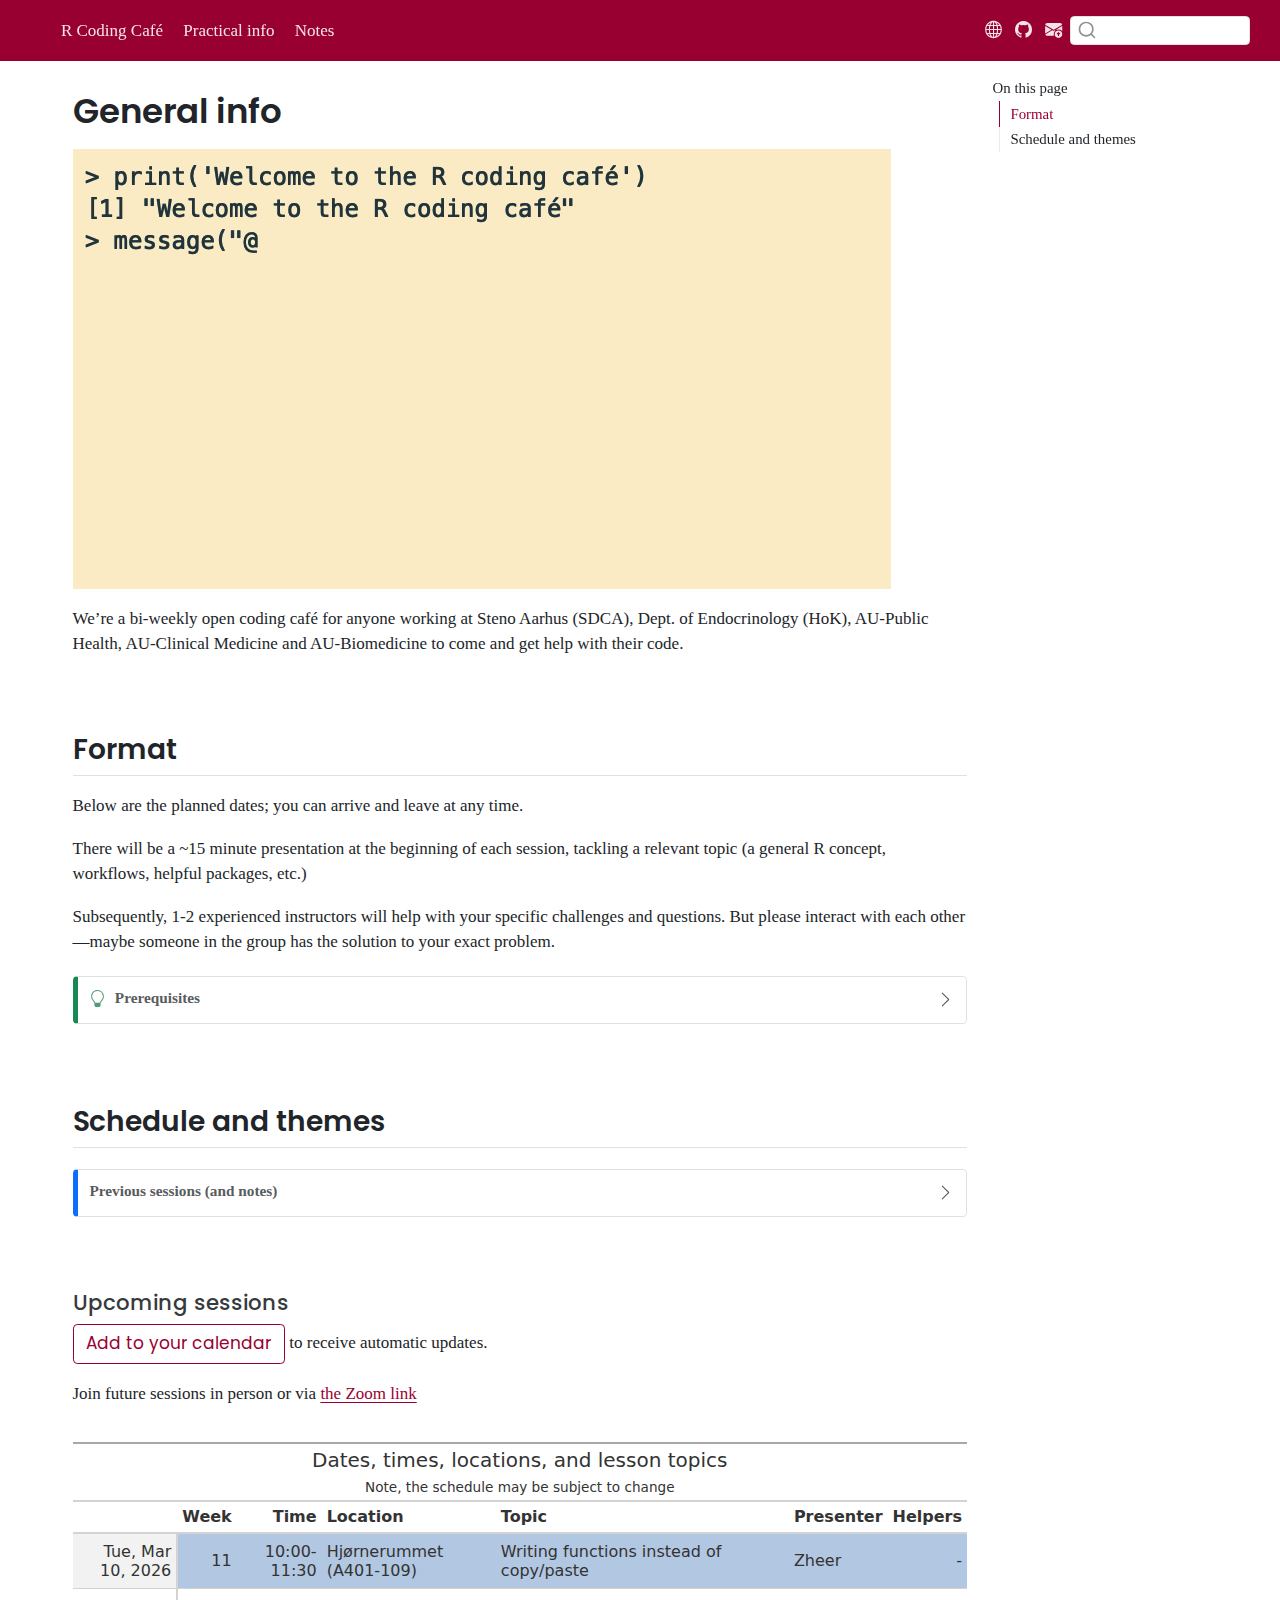
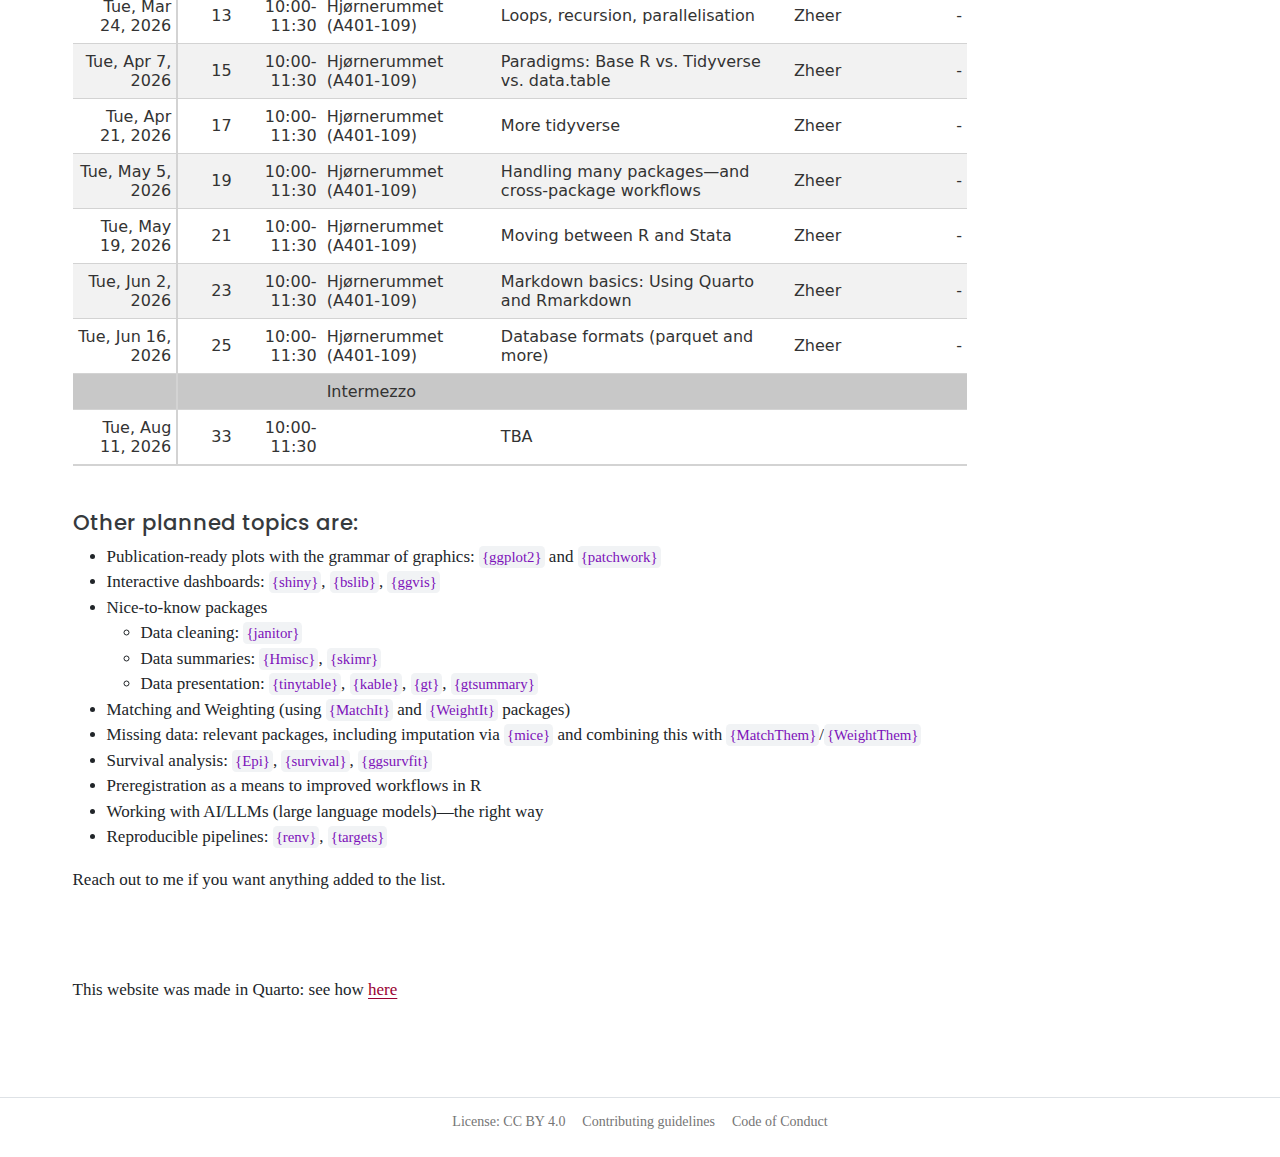
<file: index.html>
<!DOCTYPE html>
<html xmlns="http://www.w3.org/1999/xhtml" lang="en" xml:lang="en"><head>

<meta charset="utf-8">
<meta name="generator" content="quarto-1.8.25">

<meta name="viewport" content="width=device-width, initial-scale=1.0, user-scalable=yes">


<title>General info – ZKA</title>
<style>
code{white-space: pre-wrap;}
span.smallcaps{font-variant: small-caps;}
div.columns{display: flex; gap: min(4vw, 1.5em);}
div.column{flex: auto; overflow-x: auto;}
div.hanging-indent{margin-left: 1.5em; text-indent: -1.5em;}
ul.task-list{list-style: none;}
ul.task-list li input[type="checkbox"] {
  width: 0.8em;
  margin: 0 0.8em 0.2em -1em; /* quarto-specific, see https://github.com/quarto-dev/quarto-cli/issues/4556 */ 
  vertical-align: middle;
}
</style>


<script src="site_libs/quarto-nav/quarto-nav.js"></script>
<script src="site_libs/clipboard/clipboard.min.js"></script>
<script src="site_libs/quarto-search/autocomplete.umd.js"></script>
<script src="site_libs/quarto-search/fuse.min.js"></script>
<script src="site_libs/quarto-search/quarto-search.js"></script>
<meta name="quarto:offset" content="./">
<script src="site_libs/quarto-html/quarto.js" type="module"></script>
<script src="site_libs/quarto-html/tabsets/tabsets.js" type="module"></script>
<script src="site_libs/quarto-html/axe/axe-check.js" type="module"></script>
<script src="site_libs/quarto-html/popper.min.js"></script>
<script src="site_libs/quarto-html/tippy.umd.min.js"></script>
<script src="site_libs/quarto-html/anchor.min.js"></script>
<link href="site_libs/quarto-html/tippy.css" rel="stylesheet">
<link href="site_libs/quarto-html/quarto-syntax-highlighting-bca81f4a44bdcac9f2ea5a7007c52c72.css" rel="stylesheet" class="quarto-color-scheme" id="quarto-text-highlighting-styles">
<link href="site_libs/quarto-html/quarto-syntax-highlighting-dark-538170d48c3795f1291bb9214db34236.css" rel="stylesheet" class="quarto-color-scheme quarto-color-alternate" id="quarto-text-highlighting-styles">
<link href="site_libs/quarto-html/quarto-syntax-highlighting-bca81f4a44bdcac9f2ea5a7007c52c72.css" rel="stylesheet" class="quarto-color-scheme-extra" id="quarto-text-highlighting-styles">
<script src="site_libs/bootstrap/bootstrap.min.js"></script>
<link href="site_libs/bootstrap/bootstrap-icons.css" rel="stylesheet">
<link href="site_libs/bootstrap/bootstrap-58be809aee9e352d4cbc710845b6c930.min.css" rel="stylesheet" append-hash="true" class="quarto-color-scheme" id="quarto-bootstrap" data-mode="light">
<link href="site_libs/bootstrap/bootstrap-dark-58be809aee9e352d4cbc710845b6c930.min.css" rel="stylesheet" append-hash="true" class="quarto-color-scheme quarto-color-alternate" id="quarto-bootstrap" data-mode="light">
<link href="site_libs/bootstrap/bootstrap-58be809aee9e352d4cbc710845b6c930.min.css" rel="stylesheet" append-hash="true" class="quarto-color-scheme-extra" id="quarto-bootstrap" data-mode="light">
<script id="quarto-search-options" type="application/json">{
  "location": "navbar",
  "copy-button": false,
  "collapse-after": 3,
  "panel-placement": "end",
  "type": "textbox",
  "limit": 50,
  "keyboard-shortcut": [
    "f",
    "/",
    "s"
  ],
  "language": {
    "search-no-results-text": "No results",
    "search-matching-documents-text": "matching documents",
    "search-copy-link-title": "Copy link to search",
    "search-hide-matches-text": "Hide additional matches",
    "search-more-match-text": "more match in this document",
    "search-more-matches-text": "more matches in this document",
    "search-clear-button-title": "Clear",
    "search-text-placeholder": "",
    "search-detached-cancel-button-title": "Cancel",
    "search-submit-button-title": "Submit",
    "search-label": "Search"
  }
}</script>


</head>

<body class="nav-fixed quarto-light">

<div id="quarto-search-results"></div>
  <header id="quarto-header" class="headroom fixed-top">
    <nav class="navbar navbar-expand-lg " data-bs-theme="dark">
      <div class="navbar-container container-fluid">
      <div class="navbar-brand-container mx-auto">
    <a href="./index.html" class="navbar-brand navbar-brand-logo">
    </a>
    <a class="navbar-brand" href="./index.html">
    <span class="navbar-title"></span>
    </a>
  </div>
            <div id="quarto-search" class="" title="Search"></div>
          <button class="navbar-toggler" type="button" data-bs-toggle="collapse" data-bs-target="#navbarCollapse" aria-controls="navbarCollapse" role="menu" aria-expanded="false" aria-label="Toggle navigation" onclick="if (window.quartoToggleHeadroom) { window.quartoToggleHeadroom(); }">
  <span class="navbar-toggler-icon"></span>
</button>
          <div class="collapse navbar-collapse" id="navbarCollapse">
            <ul class="navbar-nav navbar-nav-scroll me-auto">
  <li class="nav-item">
    <a class="nav-link active" href="./index.html" aria-current="page"> 
<span class="menu-text">R Coding Café</span></a>
  </li>  
  <li class="nav-item">
    <a class="nav-link" href="./practical-info.html"> 
<span class="menu-text">Practical info</span></a>
  </li>  
  <li class="nav-item">
    <a class="nav-link" href="./notes/lesson-notes/index.html"> 
<span class="menu-text">Notes</span></a>
  </li>  
</ul>
          </div> <!-- /navcollapse -->
            <div class="quarto-navbar-tools tools-wide">
    <a href="https://steno-aarhus.github.io" title="" class="quarto-navigation-tool px-1" aria-label="Globe icon: Link to the Steno Aarhus GitHub landing webpage for all other Steno Aarhus projects"><i class="bi bi-globe"></i></a>
    <a href="https://github.com/steno-aarhus/" title="" class="quarto-navigation-tool px-1" aria-label=""><i class="bi bi-github"></i></a>
    <a href="mailto:contact@zheer.dk" title="" class="quarto-navigation-tool px-1" aria-label=""><i class="bi bi-envelope-arrow-up-fill"></i></a>
</div>
      </div> <!-- /container-fluid -->
    </nav>
</header>
<!-- content -->
<div id="quarto-content" class="quarto-container page-columns page-rows-contents page-layout-full page-navbar">
<!-- sidebar -->
<!-- margin-sidebar -->
    <div id="quarto-margin-sidebar" class="sidebar margin-sidebar">
        <nav id="TOC" role="doc-toc" class="toc-active">
    <h2 id="toc-title">On this page</h2>
   
  <ul>
  <li><a href="#format" id="toc-format" class="nav-link active" data-scroll-target="#format">Format</a></li>
  <li><a href="#schedule-and-themes" id="toc-schedule-and-themes" class="nav-link" data-scroll-target="#schedule-and-themes">Schedule and themes</a></li>
  </ul>
</nav>
    </div>
<!-- main -->
<main class="content column-page-left" id="quarto-document-content">

<header id="title-block-header" class="quarto-title-block default">
<div class="quarto-title">
<h1 class="title">General info</h1>
</div>



<div class="quarto-title-meta column-page-left">

    
  
    
  </div>
  


</header>


<p><img src="img/rcc_gif.gif" class="img-fluid"></p>
<p>We’re a bi-weekly open coding café for anyone working at Steno Aarhus (SDCA), Dept. of Endocrinology (HoK), AU-Public Health, AU-Clinical Medicine and AU-Biomedicine to come and get help with their code.</p>
<p><br>
</p>
<section id="format" class="level2">
<h2 class="anchored" data-anchor-id="format">Format</h2>
<p>Below are the planned dates; you can arrive and leave at any time.</p>
<p>There will be a ~15 minute presentation at the beginning of each session, tackling a relevant topic (a general R concept, workflows, helpful packages, etc.)</p>
<p>Subsequently, 1-2 experienced instructors will help with your specific challenges and questions. But please interact with each other—maybe someone in the group has the solution to your exact problem.</p>
<div class="callout callout-style-simple callout-tip callout-titled">
<div class="callout-header d-flex align-content-center collapsed" data-bs-toggle="collapse" data-bs-target=".callout-1-contents" aria-controls="callout-1" aria-expanded="false" aria-label="Toggle callout">
<div class="callout-icon-container">
<i class="callout-icon"></i>
</div>
<div class="callout-title-container flex-fill">
<span class="screen-reader-only">Tip</span>Prerequisites
</div>
<div class="callout-btn-toggle d-inline-block border-0 py-1 ps-1 pe-0 float-end"><i class="callout-toggle"></i></div>
</div>
<div id="callout-1" class="callout-1-contents callout-collapse collapse">
<div class="callout-body-container callout-body">
<p>You’re expected to have an introductory knowledge of R and RStudio; consider</p>
<ul>
<li>a course such as <a href="https://r-cubed-intro.rostools.org/">this</a> offered by the Danish Diabetes and Endocrinology Academy</li>
<li>an online course such as <a href="https://www.datacamp.com/courses/free-introduction-to-r">this one at Datacamp.com</a></li>
<li>the fantastic online book <a href="https://r4ds.hadley.nz/intro.html">R for Data Science</a></li>
</ul>
</div>
</div>
</div>
<p><br>
</p>
</section>
<section id="schedule-and-themes" class="level2">
<h2 class="anchored" data-anchor-id="schedule-and-themes">Schedule and themes</h2>
<div class="callout callout-style-simple callout-note no-icon callout-titled">
<div class="callout-header d-flex align-content-center collapsed" data-bs-toggle="collapse" data-bs-target=".callout-2-contents" aria-controls="callout-2" aria-expanded="false" aria-label="Toggle callout">
<div class="callout-icon-container">
<i class="callout-icon no-icon"></i>
</div>
<div class="callout-title-container flex-fill">
<span class="screen-reader-only">Note</span>Previous sessions (and notes)
</div>
<div class="callout-btn-toggle d-inline-block border-0 py-1 ps-1 pe-0 float-end"><i class="callout-toggle"></i></div>
</div>
<div id="callout-2" class="callout-2-contents callout-collapse collapse">
<div class="callout-body-container callout-body">
<div class="cell">
<div class="cell-output-display">
<div id="previous_schedule" style="padding-left:0px;padding-right:0px;padding-top:10px;padding-bottom:10px;overflow-x:auto;overflow-y:auto;width:auto;height:auto;">
<style>#previous_schedule table {
  font-family: system-ui, 'Segoe UI', Roboto, Helvetica, Arial, sans-serif, 'Apple Color Emoji', 'Segoe UI Emoji', 'Segoe UI Symbol', 'Noto Color Emoji';
  -webkit-font-smoothing: antialiased;
  -moz-osx-font-smoothing: grayscale;
}

#previous_schedule thead, #previous_schedule tbody, #previous_schedule tfoot, #previous_schedule tr, #previous_schedule td, #previous_schedule th {
  border-style: none;
}

#previous_schedule p {
  margin: 0;
  padding: 0;
}

#previous_schedule .gt_table {
  display: table;
  border-collapse: collapse;
  line-height: normal;
  margin-left: auto;
  margin-right: auto;
  color: #333333;
  font-size: 16px;
  font-weight: normal;
  font-style: normal;
  background-color: #FFFFFF;
  width: auto;
  border-top-style: solid;
  border-top-width: 2px;
  border-top-color: #A8A8A8;
  border-right-style: none;
  border-right-width: 2px;
  border-right-color: #D3D3D3;
  border-bottom-style: solid;
  border-bottom-width: 2px;
  border-bottom-color: #A8A8A8;
  border-left-style: none;
  border-left-width: 2px;
  border-left-color: #D3D3D3;
}

#previous_schedule .gt_caption {
  padding-top: 4px;
  padding-bottom: 4px;
}

#previous_schedule .gt_title {
  color: #333333;
  font-size: 125%;
  font-weight: initial;
  padding-top: 4px;
  padding-bottom: 4px;
  padding-left: 5px;
  padding-right: 5px;
  border-bottom-color: #FFFFFF;
  border-bottom-width: 0;
}

#previous_schedule .gt_subtitle {
  color: #333333;
  font-size: 85%;
  font-weight: initial;
  padding-top: 3px;
  padding-bottom: 5px;
  padding-left: 5px;
  padding-right: 5px;
  border-top-color: #FFFFFF;
  border-top-width: 0;
}

#previous_schedule .gt_heading {
  background-color: #FFFFFF;
  text-align: center;
  border-bottom-color: #FFFFFF;
  border-left-style: none;
  border-left-width: 1px;
  border-left-color: #D3D3D3;
  border-right-style: none;
  border-right-width: 1px;
  border-right-color: #D3D3D3;
}

#previous_schedule .gt_bottom_border {
  border-bottom-style: solid;
  border-bottom-width: 2px;
  border-bottom-color: #D3D3D3;
}

#previous_schedule .gt_col_headings {
  border-top-style: solid;
  border-top-width: 2px;
  border-top-color: #D3D3D3;
  border-bottom-style: solid;
  border-bottom-width: 2px;
  border-bottom-color: #D3D3D3;
  border-left-style: none;
  border-left-width: 1px;
  border-left-color: #D3D3D3;
  border-right-style: none;
  border-right-width: 1px;
  border-right-color: #D3D3D3;
}

#previous_schedule .gt_col_heading {
  color: #333333;
  background-color: #FFFFFF;
  font-size: 100%;
  font-weight: normal;
  text-transform: inherit;
  border-left-style: none;
  border-left-width: 1px;
  border-left-color: #D3D3D3;
  border-right-style: none;
  border-right-width: 1px;
  border-right-color: #D3D3D3;
  vertical-align: bottom;
  padding-top: 5px;
  padding-bottom: 6px;
  padding-left: 5px;
  padding-right: 5px;
  overflow-x: hidden;
}

#previous_schedule .gt_column_spanner_outer {
  color: #333333;
  background-color: #FFFFFF;
  font-size: 100%;
  font-weight: normal;
  text-transform: inherit;
  padding-top: 0;
  padding-bottom: 0;
  padding-left: 4px;
  padding-right: 4px;
}

#previous_schedule .gt_column_spanner_outer:first-child {
  padding-left: 0;
}

#previous_schedule .gt_column_spanner_outer:last-child {
  padding-right: 0;
}

#previous_schedule .gt_column_spanner {
  border-bottom-style: solid;
  border-bottom-width: 2px;
  border-bottom-color: #D3D3D3;
  vertical-align: bottom;
  padding-top: 5px;
  padding-bottom: 5px;
  overflow-x: hidden;
  display: inline-block;
  width: 100%;
}

#previous_schedule .gt_spanner_row {
  border-bottom-style: hidden;
}

#previous_schedule .gt_group_heading {
  padding-top: 8px;
  padding-bottom: 8px;
  padding-left: 5px;
  padding-right: 5px;
  color: #333333;
  background-color: #FFFFFF;
  font-size: 100%;
  font-weight: initial;
  text-transform: inherit;
  border-top-style: solid;
  border-top-width: 2px;
  border-top-color: #D3D3D3;
  border-bottom-style: solid;
  border-bottom-width: 2px;
  border-bottom-color: #D3D3D3;
  border-left-style: none;
  border-left-width: 1px;
  border-left-color: #D3D3D3;
  border-right-style: none;
  border-right-width: 1px;
  border-right-color: #D3D3D3;
  vertical-align: middle;
  text-align: left;
}

#previous_schedule .gt_empty_group_heading {
  padding: 0.5px;
  color: #333333;
  background-color: #FFFFFF;
  font-size: 100%;
  font-weight: initial;
  border-top-style: solid;
  border-top-width: 2px;
  border-top-color: #D3D3D3;
  border-bottom-style: solid;
  border-bottom-width: 2px;
  border-bottom-color: #D3D3D3;
  vertical-align: middle;
}

#previous_schedule .gt_from_md > :first-child {
  margin-top: 0;
}

#previous_schedule .gt_from_md > :last-child {
  margin-bottom: 0;
}

#previous_schedule .gt_row {
  padding-top: 8px;
  padding-bottom: 8px;
  padding-left: 5px;
  padding-right: 5px;
  margin: 10px;
  border-top-style: solid;
  border-top-width: 1px;
  border-top-color: #D3D3D3;
  border-left-style: none;
  border-left-width: 1px;
  border-left-color: #D3D3D3;
  border-right-style: none;
  border-right-width: 1px;
  border-right-color: #D3D3D3;
  vertical-align: middle;
  overflow-x: hidden;
}

#previous_schedule .gt_stub {
  color: #333333;
  background-color: #FFFFFF;
  font-size: 100%;
  font-weight: initial;
  text-transform: inherit;
  border-right-style: solid;
  border-right-width: 2px;
  border-right-color: #D3D3D3;
  padding-left: 5px;
  padding-right: 5px;
}

#previous_schedule .gt_stub_row_group {
  color: #333333;
  background-color: #FFFFFF;
  font-size: 100%;
  font-weight: initial;
  text-transform: inherit;
  border-right-style: solid;
  border-right-width: 2px;
  border-right-color: #D3D3D3;
  padding-left: 5px;
  padding-right: 5px;
  vertical-align: top;
}

#previous_schedule .gt_row_group_first td {
  border-top-width: 2px;
}

#previous_schedule .gt_row_group_first th {
  border-top-width: 2px;
}

#previous_schedule .gt_summary_row {
  color: #333333;
  background-color: #FFFFFF;
  text-transform: inherit;
  padding-top: 8px;
  padding-bottom: 8px;
  padding-left: 5px;
  padding-right: 5px;
}

#previous_schedule .gt_first_summary_row {
  border-top-style: solid;
  border-top-color: #D3D3D3;
}

#previous_schedule .gt_first_summary_row.thick {
  border-top-width: 2px;
}

#previous_schedule .gt_last_summary_row {
  padding-top: 8px;
  padding-bottom: 8px;
  padding-left: 5px;
  padding-right: 5px;
  border-bottom-style: solid;
  border-bottom-width: 2px;
  border-bottom-color: #D3D3D3;
}

#previous_schedule .gt_grand_summary_row {
  color: #333333;
  background-color: #FFFFFF;
  text-transform: inherit;
  padding-top: 8px;
  padding-bottom: 8px;
  padding-left: 5px;
  padding-right: 5px;
}

#previous_schedule .gt_first_grand_summary_row {
  padding-top: 8px;
  padding-bottom: 8px;
  padding-left: 5px;
  padding-right: 5px;
  border-top-style: double;
  border-top-width: 6px;
  border-top-color: #D3D3D3;
}

#previous_schedule .gt_last_grand_summary_row_top {
  padding-top: 8px;
  padding-bottom: 8px;
  padding-left: 5px;
  padding-right: 5px;
  border-bottom-style: double;
  border-bottom-width: 6px;
  border-bottom-color: #D3D3D3;
}

#previous_schedule .gt_striped {
  background-color: rgba(128, 128, 128, 0.05);
}

#previous_schedule .gt_table_body {
  border-top-style: solid;
  border-top-width: 2px;
  border-top-color: #D3D3D3;
  border-bottom-style: solid;
  border-bottom-width: 2px;
  border-bottom-color: #D3D3D3;
}

#previous_schedule .gt_footnotes {
  color: #333333;
  background-color: #FFFFFF;
  border-bottom-style: none;
  border-bottom-width: 2px;
  border-bottom-color: #D3D3D3;
  border-left-style: none;
  border-left-width: 2px;
  border-left-color: #D3D3D3;
  border-right-style: none;
  border-right-width: 2px;
  border-right-color: #D3D3D3;
}

#previous_schedule .gt_footnote {
  margin: 0px;
  font-size: 90%;
  padding-top: 4px;
  padding-bottom: 4px;
  padding-left: 5px;
  padding-right: 5px;
}

#previous_schedule .gt_sourcenotes {
  color: #333333;
  background-color: #FFFFFF;
  border-bottom-style: none;
  border-bottom-width: 2px;
  border-bottom-color: #D3D3D3;
  border-left-style: none;
  border-left-width: 2px;
  border-left-color: #D3D3D3;
  border-right-style: none;
  border-right-width: 2px;
  border-right-color: #D3D3D3;
}

#previous_schedule .gt_sourcenote {
  font-size: 90%;
  padding-top: 4px;
  padding-bottom: 4px;
  padding-left: 5px;
  padding-right: 5px;
}

#previous_schedule .gt_left {
  text-align: left;
}

#previous_schedule .gt_center {
  text-align: center;
}

#previous_schedule .gt_right {
  text-align: right;
  font-variant-numeric: tabular-nums;
}

#previous_schedule .gt_font_normal {
  font-weight: normal;
}

#previous_schedule .gt_font_bold {
  font-weight: bold;
}

#previous_schedule .gt_font_italic {
  font-style: italic;
}

#previous_schedule .gt_super {
  font-size: 65%;
}

#previous_schedule .gt_footnote_marks {
  font-size: 75%;
  vertical-align: 0.4em;
  position: initial;
}

#previous_schedule .gt_asterisk {
  font-size: 100%;
  vertical-align: 0;
}

#previous_schedule .gt_indent_1 {
  text-indent: 5px;
}

#previous_schedule .gt_indent_2 {
  text-indent: 10px;
}

#previous_schedule .gt_indent_3 {
  text-indent: 15px;
}

#previous_schedule .gt_indent_4 {
  text-indent: 20px;
}

#previous_schedule .gt_indent_5 {
  text-indent: 25px;
}

#previous_schedule .katex-display {
  display: inline-flex !important;
  margin-bottom: 0.75em !important;
}

#previous_schedule div.Reactable > div.rt-table > div.rt-thead > div.rt-tr.rt-tr-group-header > div.rt-th-group:after {
  height: 0px !important;
}
</style>

<table class="gt_table caption-top table table-sm table-striped small" data-quarto-bootstrap="false">
<thead>
<tr class="gt_heading header">
<td colspan="7" class="gt_heading gt_title gt_font_normal">Dates, times, locations, and lesson topics.</td>
</tr>
<tr class="gt_heading even">
<td colspan="7" class="gt_heading gt_subtitle gt_font_normal gt_bottom_border">&nbsp;</td>
</tr>
<tr class="gt_col_headings header">
<th id="a::stub" class="gt_col_heading gt_columns_bottom_border gt_left" data-quarto-table-cell-role="th" scope="col"></th>
<th id="Week" class="gt_col_heading gt_columns_bottom_border gt_right" data-quarto-table-cell-role="th" style="font-weight: bold" scope="col">Week</th>
<th id="Time" class="gt_col_heading gt_columns_bottom_border gt_right" data-quarto-table-cell-role="th" style="font-weight: bold" scope="col">Time</th>
<th id="Location" class="gt_col_heading gt_columns_bottom_border gt_left" data-quarto-table-cell-role="th" style="font-weight: bold" scope="col">Location</th>
<th id="Topic" class="gt_col_heading gt_columns_bottom_border gt_left" data-quarto-table-cell-role="th" style="font-weight: bold" scope="col">Topic</th>
<th id="Presenter" class="gt_col_heading gt_columns_bottom_border gt_left" data-quarto-table-cell-role="th" style="font-weight: bold" scope="col">Presenter</th>
<th id="Helpers" class="gt_col_heading gt_columns_bottom_border gt_right" data-quarto-table-cell-role="th" style="font-weight: bold" scope="col">Helpers</th>
</tr>
</thead>
<tbody class="gt_table_body">
<tr class="odd">
<th id="stub_1_1" class="gt_row gt_right gt_stub" data-quarto-table-cell-role="th" scope="row">Tue, Jan 13, 2026</th>
<td class="gt_row gt_right" headers="stub_1_1 Week">03</td>
<td class="gt_row gt_right" headers="stub_1_1 Time">10:00-12:00</td>
<td class="gt_row gt_left" headers="stub_1_1 Location">Hjørnerummet (A401-109)</td>
<td class="gt_row gt_left" headers="stub_1_1 Topic">Introduction and planning of format &nbsp;</td>
<td class="gt_row gt_left" headers="stub_1_1 Presenter">Zheer</td>
<td class="gt_row gt_right" headers="stub_1_1 Helpers">-</td>
</tr>
<tr class="even">
<th id="stub_1_2" class="gt_row gt_right gt_stub" data-quarto-table-cell-role="th" scope="row">Tue, Jan 27, 2026</th>
<td class="gt_row gt_right" headers="stub_1_2 Week">05</td>
<td class="gt_row gt_right" headers="stub_1_2 Time">10:00-11:30</td>
<td class="gt_row gt_left" headers="stub_1_2 Location">Hjørnerummet (A401-109)</td>
<td class="gt_row gt_left" headers="stub_1_2 Topic">How to ask for help: The minimal reproducible example and making simulated data <span style="white-space: pre;"><a href="notes/lesson-notes/01-Minimal-Reproducible-Example.html" target="_blank" style="color:#990032;text-decoration:none;display: inline-block;">(notes)</a></span></td>
<td class="gt_row gt_left" headers="stub_1_2 Presenter">Zheer</td>
<td class="gt_row gt_right" headers="stub_1_2 Helpers">-</td>
</tr>
<tr class="odd">
<th id="stub_1_3" class="gt_row gt_right gt_stub" data-quarto-table-cell-role="th" scope="row">Wed, Feb 18, 2026</th>
<td class="gt_row gt_right" headers="stub_1_3 Week">08</td>
<td class="gt_row gt_right" headers="stub_1_3 Time">10:00-11:30</td>
<td class="gt_row gt_left" headers="stub_1_3 Location">Hjørnerummet (A401-109)</td>
<td class="gt_row gt_left" headers="stub_1_3 Topic">Prevention and diagnosis of errors in R <span style="white-space: pre;"><a href="notes/lesson-notes/02-Debugging.html" target="_blank" style="color:#990032;text-decoration:none;display: inline-block;">(notes)</a></span></td>
<td class="gt_row gt_left" headers="stub_1_3 Presenter">Zheer</td>
<td class="gt_row gt_right" headers="stub_1_3 Helpers">-</td>
</tr>
<tr class="even">
<th id="stub_1_4" class="gt_row gt_right gt_stub" data-quarto-table-cell-role="th" scope="row">Tue, Feb 24, 2026</th>
<td class="gt_row gt_right" headers="stub_1_4 Week">09</td>
<td class="gt_row gt_right" headers="stub_1_4 Time">10:00-11:30</td>
<td class="gt_row gt_left" headers="stub_1_4 Location">Hjørnerummet (A401-109)</td>
<td class="gt_row gt_left" headers="stub_1_4 Topic">Types of data (object, classes) <span style="white-space: pre;"><a href="notes/lesson-notes/03-Data-Types.html" target="_blank" style="color:#990032;text-decoration:none;display: inline-block;">(notes)</a></span></td>
<td class="gt_row gt_left" headers="stub_1_4 Presenter">Zheer</td>
<td class="gt_row gt_right" headers="stub_1_4 Helpers">-</td>
</tr>
</tbody>
</table>

</div>
</div>
</div>
</div>
</div>
</div>
<p><br>
</p>
<section id="upcoming-sessions" class="level4">
<h4 class="anchored" data-anchor-id="upcoming-sessions">Upcoming sessions</h4>
<p><a href="webcal://r-coding-cafe.zheer.dk/r-coding-cafe.ics" class="btn btn-outline-primary" role="button" data-toggle="tooltip" title="Automatically updated upon changes.">Add to your calendar</a> to receive automatic updates.</p>
<p>Join future sessions in person or via <a href="https://us04web.zoom.us/j/73855740803?pwd=pFAlZIhlsysHGiKLk14dUCYUdXXi8R.1">the Zoom link</a></p>
<div class="cell">
<div class="cell-output-display">
<div id="upcoming_schedule" style="padding-left:0px;padding-right:0px;padding-top:10px;padding-bottom:10px;overflow-x:auto;overflow-y:auto;width:auto;height:auto;">
<style>#upcoming_schedule table {
  font-family: system-ui, 'Segoe UI', Roboto, Helvetica, Arial, sans-serif, 'Apple Color Emoji', 'Segoe UI Emoji', 'Segoe UI Symbol', 'Noto Color Emoji';
  -webkit-font-smoothing: antialiased;
  -moz-osx-font-smoothing: grayscale;
}

#upcoming_schedule thead, #upcoming_schedule tbody, #upcoming_schedule tfoot, #upcoming_schedule tr, #upcoming_schedule td, #upcoming_schedule th {
  border-style: none;
}

#upcoming_schedule p {
  margin: 0;
  padding: 0;
}

#upcoming_schedule .gt_table {
  display: table;
  border-collapse: collapse;
  line-height: normal;
  margin-left: auto;
  margin-right: auto;
  color: #333333;
  font-size: 16px;
  font-weight: normal;
  font-style: normal;
  background-color: #FFFFFF;
  width: auto;
  border-top-style: solid;
  border-top-width: 2px;
  border-top-color: #A8A8A8;
  border-right-style: none;
  border-right-width: 2px;
  border-right-color: #D3D3D3;
  border-bottom-style: solid;
  border-bottom-width: 2px;
  border-bottom-color: #A8A8A8;
  border-left-style: none;
  border-left-width: 2px;
  border-left-color: #D3D3D3;
}

#upcoming_schedule .gt_caption {
  padding-top: 4px;
  padding-bottom: 4px;
}

#upcoming_schedule .gt_title {
  color: #333333;
  font-size: 125%;
  font-weight: initial;
  padding-top: 4px;
  padding-bottom: 4px;
  padding-left: 5px;
  padding-right: 5px;
  border-bottom-color: #FFFFFF;
  border-bottom-width: 0;
}

#upcoming_schedule .gt_subtitle {
  color: #333333;
  font-size: 85%;
  font-weight: initial;
  padding-top: 3px;
  padding-bottom: 5px;
  padding-left: 5px;
  padding-right: 5px;
  border-top-color: #FFFFFF;
  border-top-width: 0;
}

#upcoming_schedule .gt_heading {
  background-color: #FFFFFF;
  text-align: center;
  border-bottom-color: #FFFFFF;
  border-left-style: none;
  border-left-width: 1px;
  border-left-color: #D3D3D3;
  border-right-style: none;
  border-right-width: 1px;
  border-right-color: #D3D3D3;
}

#upcoming_schedule .gt_bottom_border {
  border-bottom-style: solid;
  border-bottom-width: 2px;
  border-bottom-color: #D3D3D3;
}

#upcoming_schedule .gt_col_headings {
  border-top-style: solid;
  border-top-width: 2px;
  border-top-color: #D3D3D3;
  border-bottom-style: solid;
  border-bottom-width: 2px;
  border-bottom-color: #D3D3D3;
  border-left-style: none;
  border-left-width: 1px;
  border-left-color: #D3D3D3;
  border-right-style: none;
  border-right-width: 1px;
  border-right-color: #D3D3D3;
}

#upcoming_schedule .gt_col_heading {
  color: #333333;
  background-color: #FFFFFF;
  font-size: 100%;
  font-weight: normal;
  text-transform: inherit;
  border-left-style: none;
  border-left-width: 1px;
  border-left-color: #D3D3D3;
  border-right-style: none;
  border-right-width: 1px;
  border-right-color: #D3D3D3;
  vertical-align: bottom;
  padding-top: 5px;
  padding-bottom: 6px;
  padding-left: 5px;
  padding-right: 5px;
  overflow-x: hidden;
}

#upcoming_schedule .gt_column_spanner_outer {
  color: #333333;
  background-color: #FFFFFF;
  font-size: 100%;
  font-weight: normal;
  text-transform: inherit;
  padding-top: 0;
  padding-bottom: 0;
  padding-left: 4px;
  padding-right: 4px;
}

#upcoming_schedule .gt_column_spanner_outer:first-child {
  padding-left: 0;
}

#upcoming_schedule .gt_column_spanner_outer:last-child {
  padding-right: 0;
}

#upcoming_schedule .gt_column_spanner {
  border-bottom-style: solid;
  border-bottom-width: 2px;
  border-bottom-color: #D3D3D3;
  vertical-align: bottom;
  padding-top: 5px;
  padding-bottom: 5px;
  overflow-x: hidden;
  display: inline-block;
  width: 100%;
}

#upcoming_schedule .gt_spanner_row {
  border-bottom-style: hidden;
}

#upcoming_schedule .gt_group_heading {
  padding-top: 8px;
  padding-bottom: 8px;
  padding-left: 5px;
  padding-right: 5px;
  color: #333333;
  background-color: #FFFFFF;
  font-size: 100%;
  font-weight: initial;
  text-transform: inherit;
  border-top-style: solid;
  border-top-width: 2px;
  border-top-color: #D3D3D3;
  border-bottom-style: solid;
  border-bottom-width: 2px;
  border-bottom-color: #D3D3D3;
  border-left-style: none;
  border-left-width: 1px;
  border-left-color: #D3D3D3;
  border-right-style: none;
  border-right-width: 1px;
  border-right-color: #D3D3D3;
  vertical-align: middle;
  text-align: left;
}

#upcoming_schedule .gt_empty_group_heading {
  padding: 0.5px;
  color: #333333;
  background-color: #FFFFFF;
  font-size: 100%;
  font-weight: initial;
  border-top-style: solid;
  border-top-width: 2px;
  border-top-color: #D3D3D3;
  border-bottom-style: solid;
  border-bottom-width: 2px;
  border-bottom-color: #D3D3D3;
  vertical-align: middle;
}

#upcoming_schedule .gt_from_md > :first-child {
  margin-top: 0;
}

#upcoming_schedule .gt_from_md > :last-child {
  margin-bottom: 0;
}

#upcoming_schedule .gt_row {
  padding-top: 8px;
  padding-bottom: 8px;
  padding-left: 5px;
  padding-right: 5px;
  margin: 10px;
  border-top-style: solid;
  border-top-width: 1px;
  border-top-color: #D3D3D3;
  border-left-style: none;
  border-left-width: 1px;
  border-left-color: #D3D3D3;
  border-right-style: none;
  border-right-width: 1px;
  border-right-color: #D3D3D3;
  vertical-align: middle;
  overflow-x: hidden;
}

#upcoming_schedule .gt_stub {
  color: #333333;
  background-color: #FFFFFF;
  font-size: 100%;
  font-weight: initial;
  text-transform: inherit;
  border-right-style: solid;
  border-right-width: 2px;
  border-right-color: #D3D3D3;
  padding-left: 5px;
  padding-right: 5px;
}

#upcoming_schedule .gt_stub_row_group {
  color: #333333;
  background-color: #FFFFFF;
  font-size: 100%;
  font-weight: initial;
  text-transform: inherit;
  border-right-style: solid;
  border-right-width: 2px;
  border-right-color: #D3D3D3;
  padding-left: 5px;
  padding-right: 5px;
  vertical-align: top;
}

#upcoming_schedule .gt_row_group_first td {
  border-top-width: 2px;
}

#upcoming_schedule .gt_row_group_first th {
  border-top-width: 2px;
}

#upcoming_schedule .gt_summary_row {
  color: #333333;
  background-color: #FFFFFF;
  text-transform: inherit;
  padding-top: 8px;
  padding-bottom: 8px;
  padding-left: 5px;
  padding-right: 5px;
}

#upcoming_schedule .gt_first_summary_row {
  border-top-style: solid;
  border-top-color: #D3D3D3;
}

#upcoming_schedule .gt_first_summary_row.thick {
  border-top-width: 2px;
}

#upcoming_schedule .gt_last_summary_row {
  padding-top: 8px;
  padding-bottom: 8px;
  padding-left: 5px;
  padding-right: 5px;
  border-bottom-style: solid;
  border-bottom-width: 2px;
  border-bottom-color: #D3D3D3;
}

#upcoming_schedule .gt_grand_summary_row {
  color: #333333;
  background-color: #FFFFFF;
  text-transform: inherit;
  padding-top: 8px;
  padding-bottom: 8px;
  padding-left: 5px;
  padding-right: 5px;
}

#upcoming_schedule .gt_first_grand_summary_row {
  padding-top: 8px;
  padding-bottom: 8px;
  padding-left: 5px;
  padding-right: 5px;
  border-top-style: double;
  border-top-width: 6px;
  border-top-color: #D3D3D3;
}

#upcoming_schedule .gt_last_grand_summary_row_top {
  padding-top: 8px;
  padding-bottom: 8px;
  padding-left: 5px;
  padding-right: 5px;
  border-bottom-style: double;
  border-bottom-width: 6px;
  border-bottom-color: #D3D3D3;
}

#upcoming_schedule .gt_striped {
  background-color: rgba(128, 128, 128, 0.05);
}

#upcoming_schedule .gt_table_body {
  border-top-style: solid;
  border-top-width: 2px;
  border-top-color: #D3D3D3;
  border-bottom-style: solid;
  border-bottom-width: 2px;
  border-bottom-color: #D3D3D3;
}

#upcoming_schedule .gt_footnotes {
  color: #333333;
  background-color: #FFFFFF;
  border-bottom-style: none;
  border-bottom-width: 2px;
  border-bottom-color: #D3D3D3;
  border-left-style: none;
  border-left-width: 2px;
  border-left-color: #D3D3D3;
  border-right-style: none;
  border-right-width: 2px;
  border-right-color: #D3D3D3;
}

#upcoming_schedule .gt_footnote {
  margin: 0px;
  font-size: 90%;
  padding-top: 4px;
  padding-bottom: 4px;
  padding-left: 5px;
  padding-right: 5px;
}

#upcoming_schedule .gt_sourcenotes {
  color: #333333;
  background-color: #FFFFFF;
  border-bottom-style: none;
  border-bottom-width: 2px;
  border-bottom-color: #D3D3D3;
  border-left-style: none;
  border-left-width: 2px;
  border-left-color: #D3D3D3;
  border-right-style: none;
  border-right-width: 2px;
  border-right-color: #D3D3D3;
}

#upcoming_schedule .gt_sourcenote {
  font-size: 90%;
  padding-top: 4px;
  padding-bottom: 4px;
  padding-left: 5px;
  padding-right: 5px;
}

#upcoming_schedule .gt_left {
  text-align: left;
}

#upcoming_schedule .gt_center {
  text-align: center;
}

#upcoming_schedule .gt_right {
  text-align: right;
  font-variant-numeric: tabular-nums;
}

#upcoming_schedule .gt_font_normal {
  font-weight: normal;
}

#upcoming_schedule .gt_font_bold {
  font-weight: bold;
}

#upcoming_schedule .gt_font_italic {
  font-style: italic;
}

#upcoming_schedule .gt_super {
  font-size: 65%;
}

#upcoming_schedule .gt_footnote_marks {
  font-size: 75%;
  vertical-align: 0.4em;
  position: initial;
}

#upcoming_schedule .gt_asterisk {
  font-size: 100%;
  vertical-align: 0;
}

#upcoming_schedule .gt_indent_1 {
  text-indent: 5px;
}

#upcoming_schedule .gt_indent_2 {
  text-indent: 10px;
}

#upcoming_schedule .gt_indent_3 {
  text-indent: 15px;
}

#upcoming_schedule .gt_indent_4 {
  text-indent: 20px;
}

#upcoming_schedule .gt_indent_5 {
  text-indent: 25px;
}

#upcoming_schedule .katex-display {
  display: inline-flex !important;
  margin-bottom: 0.75em !important;
}

#upcoming_schedule div.Reactable > div.rt-table > div.rt-thead > div.rt-tr.rt-tr-group-header > div.rt-th-group:after {
  height: 0px !important;
}
</style>

<table class="gt_table caption-top table table-sm table-striped small" data-quarto-bootstrap="false">
<thead>
<tr class="gt_heading header">
<td colspan="7" class="gt_heading gt_title gt_font_normal">Dates, times, locations, and lesson topics</td>
</tr>
<tr class="gt_heading even">
<td colspan="7" class="gt_heading gt_subtitle gt_font_normal gt_bottom_border">Note, the schedule may be subject to change</td>
</tr>
<tr class="gt_col_headings header">
<th id="a::stub" class="gt_col_heading gt_columns_bottom_border gt_left" data-quarto-table-cell-role="th" scope="col"></th>
<th id="Week" class="gt_col_heading gt_columns_bottom_border gt_right" data-quarto-table-cell-role="th" style="font-weight: bold" scope="col">Week</th>
<th id="Time" class="gt_col_heading gt_columns_bottom_border gt_right" data-quarto-table-cell-role="th" style="font-weight: bold" scope="col">Time</th>
<th id="Location" class="gt_col_heading gt_columns_bottom_border gt_left" data-quarto-table-cell-role="th" style="font-weight: bold" scope="col">Location</th>
<th id="Topic" class="gt_col_heading gt_columns_bottom_border gt_left" data-quarto-table-cell-role="th" style="font-weight: bold" scope="col">Topic</th>
<th id="Presenter" class="gt_col_heading gt_columns_bottom_border gt_left" data-quarto-table-cell-role="th" style="font-weight: bold" scope="col">Presenter</th>
<th id="Helpers" class="gt_col_heading gt_columns_bottom_border gt_right" data-quarto-table-cell-role="th" style="font-weight: bold" scope="col">Helpers</th>
</tr>
</thead>
<tbody class="gt_table_body">
<tr class="odd">
<th id="stub_1_1" class="gt_row gt_right gt_stub" data-quarto-table-cell-role="th" scope="row">Tue, Mar 10, 2026</th>
<td class="gt_row gt_right" headers="stub_1_1 Week" style="background-color: #BCD2EE">11</td>
<td class="gt_row gt_right" headers="stub_1_1 Time" style="background-color: #BCD2EE">10:00-11:30</td>
<td class="gt_row gt_left" headers="stub_1_1 Location" style="background-color: #BCD2EE">Hjørnerummet (A401-109)</td>
<td class="gt_row gt_left" headers="stub_1_1 Topic" style="background-color: #BCD2EE">Writing functions instead of copy/paste</td>
<td class="gt_row gt_left" headers="stub_1_1 Presenter" style="background-color: #BCD2EE">Zheer</td>
<td class="gt_row gt_right" headers="stub_1_1 Helpers" style="background-color: #BCD2EE">-</td>
</tr>
<tr class="even">
<th id="stub_1_2" class="gt_row gt_right gt_stub" data-quarto-table-cell-role="th" scope="row">Tue, Mar 24, 2026</th>
<td class="gt_row gt_right" headers="stub_1_2 Week">13</td>
<td class="gt_row gt_right" headers="stub_1_2 Time">10:00-11:30</td>
<td class="gt_row gt_left" headers="stub_1_2 Location">Hjørnerummet (A401-109)</td>
<td class="gt_row gt_left" headers="stub_1_2 Topic">Loops, recursion, parallelisation</td>
<td class="gt_row gt_left" headers="stub_1_2 Presenter">Zheer</td>
<td class="gt_row gt_right" headers="stub_1_2 Helpers">-</td>
</tr>
<tr class="odd">
<th id="stub_1_3" class="gt_row gt_right gt_stub" data-quarto-table-cell-role="th" scope="row">Tue, Apr 7, 2026</th>
<td class="gt_row gt_right" headers="stub_1_3 Week">15</td>
<td class="gt_row gt_right" headers="stub_1_3 Time">10:00-11:30</td>
<td class="gt_row gt_left" headers="stub_1_3 Location">Hjørnerummet (A401-109)</td>
<td class="gt_row gt_left" headers="stub_1_3 Topic">Paradigms: Base R vs. Tidyverse vs. data.table</td>
<td class="gt_row gt_left" headers="stub_1_3 Presenter">Zheer</td>
<td class="gt_row gt_right" headers="stub_1_3 Helpers">-</td>
</tr>
<tr class="even">
<th id="stub_1_4" class="gt_row gt_right gt_stub" data-quarto-table-cell-role="th" scope="row">Tue, Apr 21, 2026</th>
<td class="gt_row gt_right" headers="stub_1_4 Week">17</td>
<td class="gt_row gt_right" headers="stub_1_4 Time">10:00-11:30</td>
<td class="gt_row gt_left" headers="stub_1_4 Location">Hjørnerummet (A401-109)</td>
<td class="gt_row gt_left" headers="stub_1_4 Topic">More tidyverse</td>
<td class="gt_row gt_left" headers="stub_1_4 Presenter">Zheer</td>
<td class="gt_row gt_right" headers="stub_1_4 Helpers">-</td>
</tr>
<tr class="odd">
<th id="stub_1_5" class="gt_row gt_right gt_stub" data-quarto-table-cell-role="th" scope="row">Tue, May 5, 2026</th>
<td class="gt_row gt_right" headers="stub_1_5 Week">19</td>
<td class="gt_row gt_right" headers="stub_1_5 Time">10:00-11:30</td>
<td class="gt_row gt_left" headers="stub_1_5 Location">Hjørnerummet (A401-109)</td>
<td class="gt_row gt_left" headers="stub_1_5 Topic">Handling many packages—and cross-package workflows</td>
<td class="gt_row gt_left" headers="stub_1_5 Presenter">Zheer</td>
<td class="gt_row gt_right" headers="stub_1_5 Helpers">-</td>
</tr>
<tr class="even">
<th id="stub_1_6" class="gt_row gt_right gt_stub" data-quarto-table-cell-role="th" scope="row">Tue, May 19, 2026</th>
<td class="gt_row gt_right" headers="stub_1_6 Week">21</td>
<td class="gt_row gt_right" headers="stub_1_6 Time">10:00-11:30</td>
<td class="gt_row gt_left" headers="stub_1_6 Location">Hjørnerummet (A401-109)</td>
<td class="gt_row gt_left" headers="stub_1_6 Topic">Moving between R and Stata</td>
<td class="gt_row gt_left" headers="stub_1_6 Presenter">Zheer</td>
<td class="gt_row gt_right" headers="stub_1_6 Helpers">-</td>
</tr>
<tr class="odd">
<th id="stub_1_7" class="gt_row gt_right gt_stub" data-quarto-table-cell-role="th" scope="row">Tue, Jun 2, 2026</th>
<td class="gt_row gt_right" headers="stub_1_7 Week">23</td>
<td class="gt_row gt_right" headers="stub_1_7 Time">10:00-11:30</td>
<td class="gt_row gt_left" headers="stub_1_7 Location">Hjørnerummet (A401-109)</td>
<td class="gt_row gt_left" headers="stub_1_7 Topic">Markdown basics: Using Quarto and Rmarkdown</td>
<td class="gt_row gt_left" headers="stub_1_7 Presenter">Zheer</td>
<td class="gt_row gt_right" headers="stub_1_7 Helpers">-</td>
</tr>
<tr class="even">
<th id="stub_1_8" class="gt_row gt_right gt_stub" data-quarto-table-cell-role="th" scope="row">Tue, Jun 16, 2026</th>
<td class="gt_row gt_right" headers="stub_1_8 Week">25</td>
<td class="gt_row gt_right" headers="stub_1_8 Time">10:00-11:30</td>
<td class="gt_row gt_left" headers="stub_1_8 Location">Hjørnerummet (A401-109)</td>
<td class="gt_row gt_left" headers="stub_1_8 Topic">Database formats (parquet and more)</td>
<td class="gt_row gt_left" headers="stub_1_8 Presenter">Zheer</td>
<td class="gt_row gt_right" headers="stub_1_8 Helpers">-</td>
</tr>
<tr class="odd">
<th id="stub_1_9" class="gt_row gt_right gt_stub" data-quarto-table-cell-role="th" scope="row" style="background-color: #D3D3D3"></th>
<td class="gt_row gt_right" headers="stub_1_9 Week" style="background-color: #D3D3D3"></td>
<td class="gt_row gt_right" headers="stub_1_9 Time" style="background-color: #D3D3D3"></td>
<td class="gt_row gt_left" headers="stub_1_9 Location" style="background-color: #D3D3D3">Intermezzo</td>
<td class="gt_row gt_left" headers="stub_1_9 Topic" style="background-color: #D3D3D3"></td>
<td class="gt_row gt_left" headers="stub_1_9 Presenter" style="background-color: #D3D3D3"></td>
<td class="gt_row gt_right" headers="stub_1_9 Helpers" style="background-color: #D3D3D3"></td>
</tr>
<tr class="even">
<th id="stub_1_10" class="gt_row gt_right gt_stub" data-quarto-table-cell-role="th" scope="row">Tue, Aug 11, 2026</th>
<td class="gt_row gt_right" headers="stub_1_10 Week">33</td>
<td class="gt_row gt_right" headers="stub_1_10 Time">10:00-11:30</td>
<td class="gt_row gt_left" headers="stub_1_10 Location"></td>
<td class="gt_row gt_left" headers="stub_1_10 Topic">TBA</td>
<td class="gt_row gt_left" headers="stub_1_10 Presenter"></td>
<td class="gt_row gt_right" headers="stub_1_10 Helpers"></td>
</tr>
</tbody>
</table>

</div>
</div>
</div>
</section>
<section id="other-planned-topics-are" class="level4">
<h4 class="anchored" data-anchor-id="other-planned-topics-are">Other planned topics are:</h4>
<ul>
<li>Publication-ready plots with the grammar of graphics: <code>{ggplot2}</code> and <code>{patchwork}</code></li>
<li>Interactive dashboards: <code>{shiny}</code>, <code>{bslib}</code>, <code>{ggvis}</code></li>
<li>Nice-to-know packages
<ul>
<li>Data cleaning: <code>{janitor}</code></li>
<li>Data summaries: <code>{Hmisc}</code>, <code>{skimr}</code></li>
<li>Data presentation: <code>{tinytable}</code>, <code>{kable}</code>, <code>{gt}</code>, <code>{gtsummary}</code></li>
</ul></li>
<li>Matching and Weighting (using <code>{MatchIt}</code> and <code>{WeightIt}</code> packages)</li>
<li>Missing data: relevant packages, including imputation via <code>{mice}</code> and combining this with <code>{MatchThem}</code>/<code>{WeightThem}</code></li>
<li>Survival analysis: <code>{Epi}</code>, <code>{survival}</code>, <code>{ggsurvfit}</code></li>
<li>Preregistration as a means to improved workflows in R</li>
<li>Working with AI/LLMs (large language models)—the right way</li>
<li>Reproducible pipelines: <code>{renv}</code>, <code>{targets}</code></li>
</ul>
<p>Reach out to me if you want anything added to the list.</p>
<p><br>
<br>
</p>
<p>This website was made in Quarto: see how <a href="https://github.com/zheer-kejlberg/R-coding-cafe">here</a></p>


</section>
</section>

</main> <!-- /main -->
<script id="quarto-html-after-body" type="application/javascript">
  window.document.addEventListener("DOMContentLoaded", function (event) {
    const icon = "";
    const anchorJS = new window.AnchorJS();
    anchorJS.options = {
      placement: 'right',
      icon: icon
    };
    anchorJS.add('.anchored');
    const isCodeAnnotation = (el) => {
      for (const clz of el.classList) {
        if (clz.startsWith('code-annotation-')) {                     
          return true;
        }
      }
      return false;
    }
    const onCopySuccess = function(e) {
      // button target
      const button = e.trigger;
      // don't keep focus
      button.blur();
      // flash "checked"
      button.classList.add('code-copy-button-checked');
      var currentTitle = button.getAttribute("title");
      button.setAttribute("title", "Copied!");
      let tooltip;
      if (window.bootstrap) {
        button.setAttribute("data-bs-toggle", "tooltip");
        button.setAttribute("data-bs-placement", "left");
        button.setAttribute("data-bs-title", "Copied!");
        tooltip = new bootstrap.Tooltip(button, 
          { trigger: "manual", 
            customClass: "code-copy-button-tooltip",
            offset: [0, -8]});
        tooltip.show();    
      }
      setTimeout(function() {
        if (tooltip) {
          tooltip.hide();
          button.removeAttribute("data-bs-title");
          button.removeAttribute("data-bs-toggle");
          button.removeAttribute("data-bs-placement");
        }
        button.setAttribute("title", currentTitle);
        button.classList.remove('code-copy-button-checked');
      }, 1000);
      // clear code selection
      e.clearSelection();
    }
    const getTextToCopy = function(trigger) {
      const outerScaffold = trigger.parentElement.cloneNode(true);
      const codeEl = outerScaffold.querySelector('code');
      for (const childEl of codeEl.children) {
        if (isCodeAnnotation(childEl)) {
          childEl.remove();
        }
      }
      return codeEl.innerText;
    }
    const clipboard = new window.ClipboardJS('.code-copy-button:not([data-in-quarto-modal])', {
      text: getTextToCopy
    });
    clipboard.on('success', onCopySuccess);
    if (window.document.getElementById('quarto-embedded-source-code-modal')) {
      const clipboardModal = new window.ClipboardJS('.code-copy-button[data-in-quarto-modal]', {
        text: getTextToCopy,
        container: window.document.getElementById('quarto-embedded-source-code-modal')
      });
      clipboardModal.on('success', onCopySuccess);
    }
      var localhostRegex = new RegExp(/^(?:http|https):\/\/localhost\:?[0-9]*\//);
      var mailtoRegex = new RegExp(/^mailto:/);
        var filterRegex = new RegExp('/' + window.location.host + '/');
      var isInternal = (href) => {
          return filterRegex.test(href) || localhostRegex.test(href) || mailtoRegex.test(href);
      }
      // Inspect non-navigation links and adorn them if external
     var links = window.document.querySelectorAll('a[href]:not(.nav-link):not(.navbar-brand):not(.toc-action):not(.sidebar-link):not(.sidebar-item-toggle):not(.pagination-link):not(.no-external):not([aria-hidden]):not(.dropdown-item):not(.quarto-navigation-tool):not(.about-link)');
      for (var i=0; i<links.length; i++) {
        const link = links[i];
        if (!isInternal(link.href)) {
          // undo the damage that might have been done by quarto-nav.js in the case of
          // links that we want to consider external
          if (link.dataset.originalHref !== undefined) {
            link.href = link.dataset.originalHref;
          }
        }
      }
    function tippyHover(el, contentFn, onTriggerFn, onUntriggerFn) {
      const config = {
        allowHTML: true,
        maxWidth: 500,
        delay: 100,
        arrow: false,
        appendTo: function(el) {
            return el.parentElement;
        },
        interactive: true,
        interactiveBorder: 10,
        theme: 'quarto',
        placement: 'bottom-start',
      };
      if (contentFn) {
        config.content = contentFn;
      }
      if (onTriggerFn) {
        config.onTrigger = onTriggerFn;
      }
      if (onUntriggerFn) {
        config.onUntrigger = onUntriggerFn;
      }
      window.tippy(el, config); 
    }
    const noterefs = window.document.querySelectorAll('a[role="doc-noteref"]');
    for (var i=0; i<noterefs.length; i++) {
      const ref = noterefs[i];
      tippyHover(ref, function() {
        // use id or data attribute instead here
        let href = ref.getAttribute('data-footnote-href') || ref.getAttribute('href');
        try { href = new URL(href).hash; } catch {}
        const id = href.replace(/^#\/?/, "");
        const note = window.document.getElementById(id);
        if (note) {
          return note.innerHTML;
        } else {
          return "";
        }
      });
    }
    const xrefs = window.document.querySelectorAll('a.quarto-xref');
    const processXRef = (id, note) => {
      // Strip column container classes
      const stripColumnClz = (el) => {
        el.classList.remove("page-full", "page-columns");
        if (el.children) {
          for (const child of el.children) {
            stripColumnClz(child);
          }
        }
      }
      stripColumnClz(note)
      if (id === null || id.startsWith('sec-')) {
        // Special case sections, only their first couple elements
        const container = document.createElement("div");
        if (note.children && note.children.length > 2) {
          container.appendChild(note.children[0].cloneNode(true));
          for (let i = 1; i < note.children.length; i++) {
            const child = note.children[i];
            if (child.tagName === "P" && child.innerText === "") {
              continue;
            } else {
              container.appendChild(child.cloneNode(true));
              break;
            }
          }
          if (window.Quarto?.typesetMath) {
            window.Quarto.typesetMath(container);
          }
          return container.innerHTML
        } else {
          if (window.Quarto?.typesetMath) {
            window.Quarto.typesetMath(note);
          }
          return note.innerHTML;
        }
      } else {
        // Remove any anchor links if they are present
        const anchorLink = note.querySelector('a.anchorjs-link');
        if (anchorLink) {
          anchorLink.remove();
        }
        if (window.Quarto?.typesetMath) {
          window.Quarto.typesetMath(note);
        }
        if (note.classList.contains("callout")) {
          return note.outerHTML;
        } else {
          return note.innerHTML;
        }
      }
    }
    for (var i=0; i<xrefs.length; i++) {
      const xref = xrefs[i];
      tippyHover(xref, undefined, function(instance) {
        instance.disable();
        let url = xref.getAttribute('href');
        let hash = undefined; 
        if (url.startsWith('#')) {
          hash = url;
        } else {
          try { hash = new URL(url).hash; } catch {}
        }
        if (hash) {
          const id = hash.replace(/^#\/?/, "");
          const note = window.document.getElementById(id);
          if (note !== null) {
            try {
              const html = processXRef(id, note.cloneNode(true));
              instance.setContent(html);
            } finally {
              instance.enable();
              instance.show();
            }
          } else {
            // See if we can fetch this
            fetch(url.split('#')[0])
            .then(res => res.text())
            .then(html => {
              const parser = new DOMParser();
              const htmlDoc = parser.parseFromString(html, "text/html");
              const note = htmlDoc.getElementById(id);
              if (note !== null) {
                const html = processXRef(id, note);
                instance.setContent(html);
              } 
            }).finally(() => {
              instance.enable();
              instance.show();
            });
          }
        } else {
          // See if we can fetch a full url (with no hash to target)
          // This is a special case and we should probably do some content thinning / targeting
          fetch(url)
          .then(res => res.text())
          .then(html => {
            const parser = new DOMParser();
            const htmlDoc = parser.parseFromString(html, "text/html");
            const note = htmlDoc.querySelector('main.content');
            if (note !== null) {
              // This should only happen for chapter cross references
              // (since there is no id in the URL)
              // remove the first header
              if (note.children.length > 0 && note.children[0].tagName === "HEADER") {
                note.children[0].remove();
              }
              const html = processXRef(null, note);
              instance.setContent(html);
            } 
          }).finally(() => {
            instance.enable();
            instance.show();
          });
        }
      }, function(instance) {
      });
    }
        let selectedAnnoteEl;
        const selectorForAnnotation = ( cell, annotation) => {
          let cellAttr = 'data-code-cell="' + cell + '"';
          let lineAttr = 'data-code-annotation="' +  annotation + '"';
          const selector = 'span[' + cellAttr + '][' + lineAttr + ']';
          return selector;
        }
        const selectCodeLines = (annoteEl) => {
          const doc = window.document;
          const targetCell = annoteEl.getAttribute("data-target-cell");
          const targetAnnotation = annoteEl.getAttribute("data-target-annotation");
          const annoteSpan = window.document.querySelector(selectorForAnnotation(targetCell, targetAnnotation));
          const lines = annoteSpan.getAttribute("data-code-lines").split(",");
          const lineIds = lines.map((line) => {
            return targetCell + "-" + line;
          })
          let top = null;
          let height = null;
          let parent = null;
          if (lineIds.length > 0) {
              //compute the position of the single el (top and bottom and make a div)
              const el = window.document.getElementById(lineIds[0]);
              top = el.offsetTop;
              height = el.offsetHeight;
              parent = el.parentElement.parentElement;
            if (lineIds.length > 1) {
              const lastEl = window.document.getElementById(lineIds[lineIds.length - 1]);
              const bottom = lastEl.offsetTop + lastEl.offsetHeight;
              height = bottom - top;
            }
            if (top !== null && height !== null && parent !== null) {
              // cook up a div (if necessary) and position it 
              let div = window.document.getElementById("code-annotation-line-highlight");
              if (div === null) {
                div = window.document.createElement("div");
                div.setAttribute("id", "code-annotation-line-highlight");
                div.style.position = 'absolute';
                parent.appendChild(div);
              }
              div.style.top = top - 2 + "px";
              div.style.height = height + 4 + "px";
              div.style.left = 0;
              let gutterDiv = window.document.getElementById("code-annotation-line-highlight-gutter");
              if (gutterDiv === null) {
                gutterDiv = window.document.createElement("div");
                gutterDiv.setAttribute("id", "code-annotation-line-highlight-gutter");
                gutterDiv.style.position = 'absolute';
                const codeCell = window.document.getElementById(targetCell);
                const gutter = codeCell.querySelector('.code-annotation-gutter');
                gutter.appendChild(gutterDiv);
              }
              gutterDiv.style.top = top - 2 + "px";
              gutterDiv.style.height = height + 4 + "px";
            }
            selectedAnnoteEl = annoteEl;
          }
        };
        const unselectCodeLines = () => {
          const elementsIds = ["code-annotation-line-highlight", "code-annotation-line-highlight-gutter"];
          elementsIds.forEach((elId) => {
            const div = window.document.getElementById(elId);
            if (div) {
              div.remove();
            }
          });
          selectedAnnoteEl = undefined;
        };
          // Handle positioning of the toggle
      window.addEventListener(
        "resize",
        throttle(() => {
          elRect = undefined;
          if (selectedAnnoteEl) {
            selectCodeLines(selectedAnnoteEl);
          }
        }, 10)
      );
      function throttle(fn, ms) {
      let throttle = false;
      let timer;
        return (...args) => {
          if(!throttle) { // first call gets through
              fn.apply(this, args);
              throttle = true;
          } else { // all the others get throttled
              if(timer) clearTimeout(timer); // cancel #2
              timer = setTimeout(() => {
                fn.apply(this, args);
                timer = throttle = false;
              }, ms);
          }
        };
      }
        // Attach click handler to the DT
        const annoteDls = window.document.querySelectorAll('dt[data-target-cell]');
        for (const annoteDlNode of annoteDls) {
          annoteDlNode.addEventListener('click', (event) => {
            const clickedEl = event.target;
            if (clickedEl !== selectedAnnoteEl) {
              unselectCodeLines();
              const activeEl = window.document.querySelector('dt[data-target-cell].code-annotation-active');
              if (activeEl) {
                activeEl.classList.remove('code-annotation-active');
              }
              selectCodeLines(clickedEl);
              clickedEl.classList.add('code-annotation-active');
            } else {
              // Unselect the line
              unselectCodeLines();
              clickedEl.classList.remove('code-annotation-active');
            }
          });
        }
    const findCites = (el) => {
      const parentEl = el.parentElement;
      if (parentEl) {
        const cites = parentEl.dataset.cites;
        if (cites) {
          return {
            el,
            cites: cites.split(' ')
          };
        } else {
          return findCites(el.parentElement)
        }
      } else {
        return undefined;
      }
    };
    var bibliorefs = window.document.querySelectorAll('a[role="doc-biblioref"]');
    for (var i=0; i<bibliorefs.length; i++) {
      const ref = bibliorefs[i];
      const citeInfo = findCites(ref);
      if (citeInfo) {
        tippyHover(citeInfo.el, function() {
          var popup = window.document.createElement('div');
          citeInfo.cites.forEach(function(cite) {
            var citeDiv = window.document.createElement('div');
            citeDiv.classList.add('hanging-indent');
            citeDiv.classList.add('csl-entry');
            var biblioDiv = window.document.getElementById('ref-' + cite);
            if (biblioDiv) {
              citeDiv.innerHTML = biblioDiv.innerHTML;
            }
            popup.appendChild(citeDiv);
          });
          return popup.innerHTML;
        });
      }
    }
  });
  </script>
</div> <!-- /content -->
<footer class="footer">
  <div class="nav-footer">
    <div class="nav-footer-left">
      &nbsp;
    </div>   
    <div class="nav-footer-center">
      <ul class="footer-items list-unstyled">
    <li class="nav-item">
    <a class="nav-link" href="https://creativecommons.org/licenses/by/4.0/">
<p>License: CC BY 4.0</p>
</a>
  </li>  
    <li class="nav-item">
    <a class="nav-link" href="https://steno-aarhus.github.io/research/CONTRIBUTING.html">
<p>Contributing guidelines</p>
</a>
  </li>  
    <li class="nav-item">
    <a class="nav-link" href="https://steno-aarhus.github.io/research/CODE_OF_CONDUCT.html">
<p>Code of Conduct</p>
</a>
  </li>  
</ul>
    </div>
    <div class="nav-footer-right">
      &nbsp;
    </div>
  </div>
</footer>




</body></html>
</file>
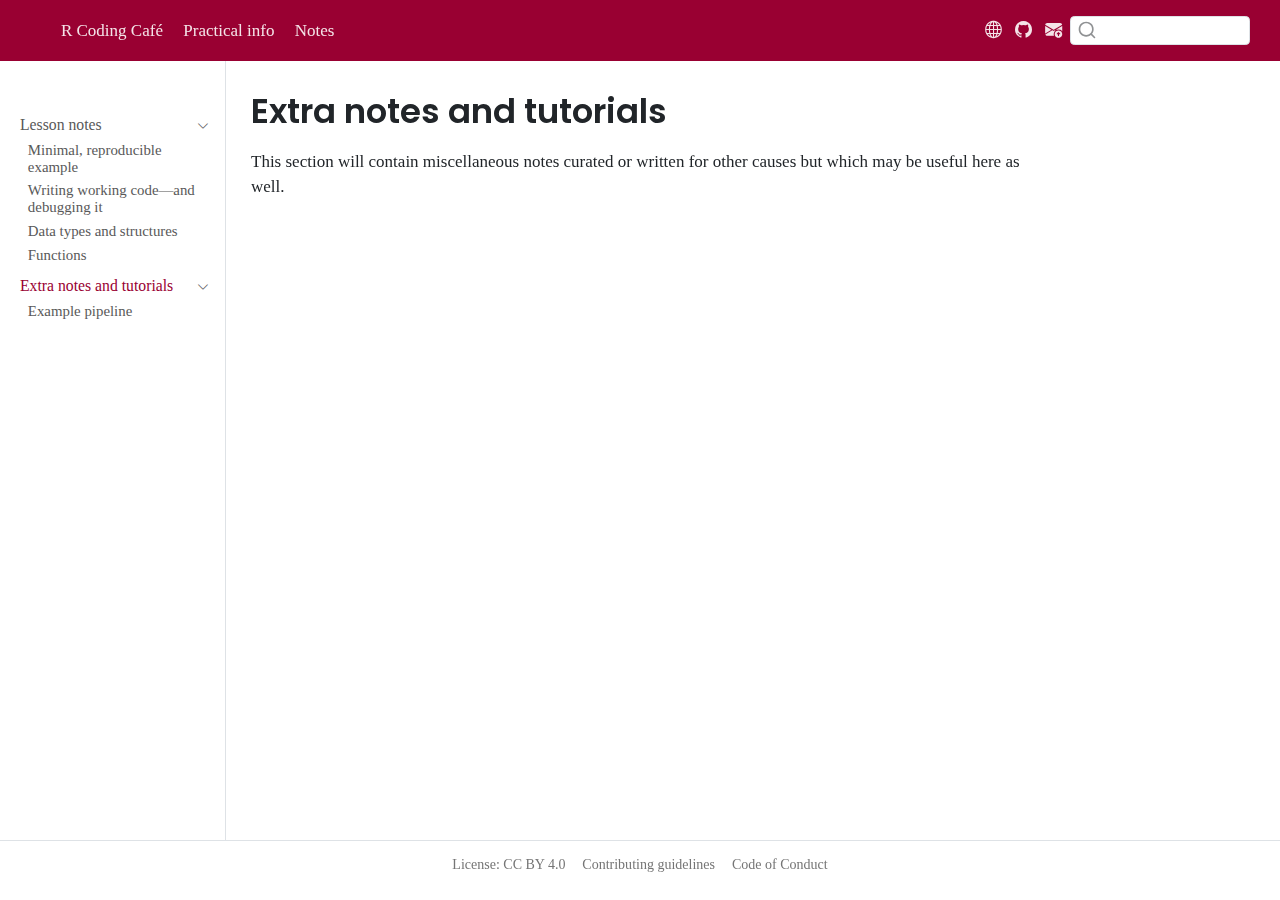
<file: notes/extra/index.html>
<!DOCTYPE html>
<html xmlns="http://www.w3.org/1999/xhtml" lang="en" xml:lang="en"><head>

<meta charset="utf-8">
<meta name="generator" content="quarto-1.8.25">

<meta name="viewport" content="width=device-width, initial-scale=1.0, user-scalable=yes">


<title>Extra notes and tutorials – ZKA</title>
<style>
code{white-space: pre-wrap;}
span.smallcaps{font-variant: small-caps;}
div.columns{display: flex; gap: min(4vw, 1.5em);}
div.column{flex: auto; overflow-x: auto;}
div.hanging-indent{margin-left: 1.5em; text-indent: -1.5em;}
ul.task-list{list-style: none;}
ul.task-list li input[type="checkbox"] {
  width: 0.8em;
  margin: 0 0.8em 0.2em -1em; /* quarto-specific, see https://github.com/quarto-dev/quarto-cli/issues/4556 */ 
  vertical-align: middle;
}
</style>


<script src="../../site_libs/quarto-nav/quarto-nav.js"></script>
<script src="../../site_libs/clipboard/clipboard.min.js"></script>
<script src="../../site_libs/quarto-search/autocomplete.umd.js"></script>
<script src="../../site_libs/quarto-search/fuse.min.js"></script>
<script src="../../site_libs/quarto-search/quarto-search.js"></script>
<meta name="quarto:offset" content="../../">
<script src="../../site_libs/quarto-html/quarto.js" type="module"></script>
<script src="../../site_libs/quarto-html/tabsets/tabsets.js" type="module"></script>
<script src="../../site_libs/quarto-html/axe/axe-check.js" type="module"></script>
<script src="../../site_libs/quarto-html/popper.min.js"></script>
<script src="../../site_libs/quarto-html/tippy.umd.min.js"></script>
<script src="../../site_libs/quarto-html/anchor.min.js"></script>
<link href="../../site_libs/quarto-html/tippy.css" rel="stylesheet">
<link href="../../site_libs/quarto-html/quarto-syntax-highlighting-bca81f4a44bdcac9f2ea5a7007c52c72.css" rel="stylesheet" class="quarto-color-scheme" id="quarto-text-highlighting-styles">
<link href="../../site_libs/quarto-html/quarto-syntax-highlighting-dark-538170d48c3795f1291bb9214db34236.css" rel="stylesheet" class="quarto-color-scheme quarto-color-alternate" id="quarto-text-highlighting-styles">
<link href="../../site_libs/quarto-html/quarto-syntax-highlighting-bca81f4a44bdcac9f2ea5a7007c52c72.css" rel="stylesheet" class="quarto-color-scheme-extra" id="quarto-text-highlighting-styles">
<script src="../../site_libs/bootstrap/bootstrap.min.js"></script>
<link href="../../site_libs/bootstrap/bootstrap-icons.css" rel="stylesheet">
<link href="../../site_libs/bootstrap/bootstrap-58be809aee9e352d4cbc710845b6c930.min.css" rel="stylesheet" append-hash="true" class="quarto-color-scheme" id="quarto-bootstrap" data-mode="light">
<link href="../../site_libs/bootstrap/bootstrap-dark-58be809aee9e352d4cbc710845b6c930.min.css" rel="stylesheet" append-hash="true" class="quarto-color-scheme quarto-color-alternate" id="quarto-bootstrap" data-mode="light">
<link href="../../site_libs/bootstrap/bootstrap-58be809aee9e352d4cbc710845b6c930.min.css" rel="stylesheet" append-hash="true" class="quarto-color-scheme-extra" id="quarto-bootstrap" data-mode="light">
<script id="quarto-search-options" type="application/json">{
  "location": "navbar",
  "copy-button": false,
  "collapse-after": 3,
  "panel-placement": "end",
  "type": "textbox",
  "limit": 50,
  "keyboard-shortcut": [
    "f",
    "/",
    "s"
  ],
  "language": {
    "search-no-results-text": "No results",
    "search-matching-documents-text": "matching documents",
    "search-copy-link-title": "Copy link to search",
    "search-hide-matches-text": "Hide additional matches",
    "search-more-match-text": "more match in this document",
    "search-more-matches-text": "more matches in this document",
    "search-clear-button-title": "Clear",
    "search-text-placeholder": "",
    "search-detached-cancel-button-title": "Cancel",
    "search-submit-button-title": "Submit",
    "search-label": "Search"
  }
}</script>


</head>

<body class="nav-sidebar docked nav-fixed quarto-light">

<div id="quarto-search-results"></div>
  <header id="quarto-header" class="headroom fixed-top">
    <nav class="navbar navbar-expand-lg " data-bs-theme="dark">
      <div class="navbar-container container-fluid">
      <div class="navbar-brand-container mx-auto">
    <a href="../../index.html" class="navbar-brand navbar-brand-logo">
    </a>
    <a class="navbar-brand" href="../../index.html">
    <span class="navbar-title"></span>
    </a>
  </div>
            <div id="quarto-search" class="" title="Search"></div>
          <button class="navbar-toggler" type="button" data-bs-toggle="collapse" data-bs-target="#navbarCollapse" aria-controls="navbarCollapse" role="menu" aria-expanded="false" aria-label="Toggle navigation" onclick="if (window.quartoToggleHeadroom) { window.quartoToggleHeadroom(); }">
  <span class="navbar-toggler-icon"></span>
</button>
          <div class="collapse navbar-collapse" id="navbarCollapse">
            <ul class="navbar-nav navbar-nav-scroll me-auto">
  <li class="nav-item">
    <a class="nav-link active" href="../../index.html" aria-current="page"> 
<span class="menu-text">R Coding Café</span></a>
  </li>  
  <li class="nav-item">
    <a class="nav-link" href="../../practical-info.html"> 
<span class="menu-text">Practical info</span></a>
  </li>  
  <li class="nav-item">
    <a class="nav-link" href="../../notes/lesson-notes/index.html"> 
<span class="menu-text">Notes</span></a>
  </li>  
</ul>
          </div> <!-- /navcollapse -->
            <div class="quarto-navbar-tools tools-wide">
    <a href="https://steno-aarhus.github.io" title="" class="quarto-navigation-tool px-1" aria-label="Globe icon: Link to the Steno Aarhus GitHub landing webpage for all other Steno Aarhus projects"><i class="bi bi-globe"></i></a>
    <a href="https://github.com/steno-aarhus/" title="" class="quarto-navigation-tool px-1" aria-label=""><i class="bi bi-github"></i></a>
    <a href="mailto:contact@zheer.dk" title="" class="quarto-navigation-tool px-1" aria-label=""><i class="bi bi-envelope-arrow-up-fill"></i></a>
</div>
      </div> <!-- /container-fluid -->
    </nav>
  <nav class="quarto-secondary-nav">
    <div class="container-fluid d-flex">
      <button type="button" class="quarto-btn-toggle btn" data-bs-toggle="collapse" role="button" data-bs-target=".quarto-sidebar-collapse-item" aria-controls="quarto-sidebar" aria-expanded="false" aria-label="Toggle sidebar navigation" onclick="if (window.quartoToggleHeadroom) { window.quartoToggleHeadroom(); }">
        <i class="bi bi-layout-text-sidebar-reverse"></i>
      </button>
        <nav class="quarto-page-breadcrumbs" aria-label="breadcrumb"><ol class="breadcrumb"><li class="breadcrumb-item"><a href="../../notes/extra/index.html">Extra notes and tutorials</a></li></ol></nav>
        <a class="flex-grow-1" role="navigation" data-bs-toggle="collapse" data-bs-target=".quarto-sidebar-collapse-item" aria-controls="quarto-sidebar" aria-expanded="false" aria-label="Toggle sidebar navigation" onclick="if (window.quartoToggleHeadroom) { window.quartoToggleHeadroom(); }">      
        </a>
    </div>
  </nav>
</header>
<!-- content -->
<div id="quarto-content" class="quarto-container page-columns page-rows-contents page-layout-article page-navbar">
<!-- sidebar -->
  <nav id="quarto-sidebar" class="sidebar collapse collapse-horizontal quarto-sidebar-collapse-item sidebar-navigation docked overflow-auto">
    <div class="pt-lg-2 mt-2 text-left sidebar-header">
      <a href="../../index.html" class="sidebar-logo-link">
      </a>
      </div>
    <div class="sidebar-menu-container"> 
    <ul class="list-unstyled mt-1">
        <li class="sidebar-item sidebar-item-section">
      <div class="sidebar-item-container"> 
            <a href="../../notes/lesson-notes/index.html" class="sidebar-item-text sidebar-link">
 <span class="menu-text">Lesson notes</span></a>
          <a class="sidebar-item-toggle text-start" data-bs-toggle="collapse" data-bs-target="#quarto-sidebar-section-1" role="navigation" aria-expanded="true" aria-label="Toggle section">
            <i class="bi bi-chevron-right ms-2"></i>
          </a> 
      </div>
      <ul id="quarto-sidebar-section-1" class="collapse list-unstyled sidebar-section depth1 show">  
          <li class="sidebar-item">
  <div class="sidebar-item-container"> 
  <a href="../../notes/lesson-notes/01-Minimal-Reproducible-Example.html" class="sidebar-item-text sidebar-link">
 <span class="menu-text">Minimal, reproducible example</span></a>
  </div>
</li>
          <li class="sidebar-item">
  <div class="sidebar-item-container"> 
  <a href="../../notes/lesson-notes/02-Debugging.html" class="sidebar-item-text sidebar-link">
 <span class="menu-text">Writing working code—and debugging it</span></a>
  </div>
</li>
          <li class="sidebar-item">
  <div class="sidebar-item-container"> 
  <a href="../../notes/lesson-notes/03-Data-Types.html" class="sidebar-item-text sidebar-link">
 <span class="menu-text">Data types and structures</span></a>
  </div>
</li>
          <li class="sidebar-item">
  <div class="sidebar-item-container"> 
  <a href="../../notes/lesson-notes/04-Functions.html" class="sidebar-item-text sidebar-link">
 <span class="menu-text">Functions</span></a>
  </div>
</li>
      </ul>
  </li>
        <li class="sidebar-item sidebar-item-section">
      <div class="sidebar-item-container"> 
            <a href="../../notes/extra/index.html" class="sidebar-item-text sidebar-link active">
 <span class="menu-text">Extra notes and tutorials</span></a>
          <a class="sidebar-item-toggle text-start" data-bs-toggle="collapse" data-bs-target="#quarto-sidebar-section-2" role="navigation" aria-expanded="true" aria-label="Toggle section">
            <i class="bi bi-chevron-right ms-2"></i>
          </a> 
      </div>
      <ul id="quarto-sidebar-section-2" class="collapse list-unstyled sidebar-section depth1 show">  
          <li class="sidebar-item">
  <div class="sidebar-item-container"> 
  <a href="../../notes/extra/1-example-pipeline.html" class="sidebar-item-text sidebar-link">
 <span class="menu-text">Example pipeline</span></a>
  </div>
</li>
      </ul>
  </li>
    </ul>
    </div>
</nav>
<div id="quarto-sidebar-glass" class="quarto-sidebar-collapse-item" data-bs-toggle="collapse" data-bs-target=".quarto-sidebar-collapse-item"></div>
<!-- margin-sidebar -->
    <div id="quarto-margin-sidebar" class="sidebar margin-sidebar zindex-bottom">
        
    </div>
<!-- main -->
<main class="content" id="quarto-document-content">

<header id="title-block-header" class="quarto-title-block default">
<div class="quarto-title">
<h1 class="title">Extra notes and tutorials</h1>
</div>



<div class="quarto-title-meta">

    
  
    
  </div>
  


</header>


<p>This section will contain miscellaneous notes curated or written for other causes but which may be useful here as well.</p>



</main> <!-- /main -->
<script id="quarto-html-after-body" type="application/javascript">
  window.document.addEventListener("DOMContentLoaded", function (event) {
    const icon = "";
    const anchorJS = new window.AnchorJS();
    anchorJS.options = {
      placement: 'right',
      icon: icon
    };
    anchorJS.add('.anchored');
    const isCodeAnnotation = (el) => {
      for (const clz of el.classList) {
        if (clz.startsWith('code-annotation-')) {                     
          return true;
        }
      }
      return false;
    }
    const onCopySuccess = function(e) {
      // button target
      const button = e.trigger;
      // don't keep focus
      button.blur();
      // flash "checked"
      button.classList.add('code-copy-button-checked');
      var currentTitle = button.getAttribute("title");
      button.setAttribute("title", "Copied!");
      let tooltip;
      if (window.bootstrap) {
        button.setAttribute("data-bs-toggle", "tooltip");
        button.setAttribute("data-bs-placement", "left");
        button.setAttribute("data-bs-title", "Copied!");
        tooltip = new bootstrap.Tooltip(button, 
          { trigger: "manual", 
            customClass: "code-copy-button-tooltip",
            offset: [0, -8]});
        tooltip.show();    
      }
      setTimeout(function() {
        if (tooltip) {
          tooltip.hide();
          button.removeAttribute("data-bs-title");
          button.removeAttribute("data-bs-toggle");
          button.removeAttribute("data-bs-placement");
        }
        button.setAttribute("title", currentTitle);
        button.classList.remove('code-copy-button-checked');
      }, 1000);
      // clear code selection
      e.clearSelection();
    }
    const getTextToCopy = function(trigger) {
      const outerScaffold = trigger.parentElement.cloneNode(true);
      const codeEl = outerScaffold.querySelector('code');
      for (const childEl of codeEl.children) {
        if (isCodeAnnotation(childEl)) {
          childEl.remove();
        }
      }
      return codeEl.innerText;
    }
    const clipboard = new window.ClipboardJS('.code-copy-button:not([data-in-quarto-modal])', {
      text: getTextToCopy
    });
    clipboard.on('success', onCopySuccess);
    if (window.document.getElementById('quarto-embedded-source-code-modal')) {
      const clipboardModal = new window.ClipboardJS('.code-copy-button[data-in-quarto-modal]', {
        text: getTextToCopy,
        container: window.document.getElementById('quarto-embedded-source-code-modal')
      });
      clipboardModal.on('success', onCopySuccess);
    }
      var localhostRegex = new RegExp(/^(?:http|https):\/\/localhost\:?[0-9]*\//);
      var mailtoRegex = new RegExp(/^mailto:/);
        var filterRegex = new RegExp('/' + window.location.host + '/');
      var isInternal = (href) => {
          return filterRegex.test(href) || localhostRegex.test(href) || mailtoRegex.test(href);
      }
      // Inspect non-navigation links and adorn them if external
     var links = window.document.querySelectorAll('a[href]:not(.nav-link):not(.navbar-brand):not(.toc-action):not(.sidebar-link):not(.sidebar-item-toggle):not(.pagination-link):not(.no-external):not([aria-hidden]):not(.dropdown-item):not(.quarto-navigation-tool):not(.about-link)');
      for (var i=0; i<links.length; i++) {
        const link = links[i];
        if (!isInternal(link.href)) {
          // undo the damage that might have been done by quarto-nav.js in the case of
          // links that we want to consider external
          if (link.dataset.originalHref !== undefined) {
            link.href = link.dataset.originalHref;
          }
        }
      }
    function tippyHover(el, contentFn, onTriggerFn, onUntriggerFn) {
      const config = {
        allowHTML: true,
        maxWidth: 500,
        delay: 100,
        arrow: false,
        appendTo: function(el) {
            return el.parentElement;
        },
        interactive: true,
        interactiveBorder: 10,
        theme: 'quarto',
        placement: 'bottom-start',
      };
      if (contentFn) {
        config.content = contentFn;
      }
      if (onTriggerFn) {
        config.onTrigger = onTriggerFn;
      }
      if (onUntriggerFn) {
        config.onUntrigger = onUntriggerFn;
      }
      window.tippy(el, config); 
    }
    const noterefs = window.document.querySelectorAll('a[role="doc-noteref"]');
    for (var i=0; i<noterefs.length; i++) {
      const ref = noterefs[i];
      tippyHover(ref, function() {
        // use id or data attribute instead here
        let href = ref.getAttribute('data-footnote-href') || ref.getAttribute('href');
        try { href = new URL(href).hash; } catch {}
        const id = href.replace(/^#\/?/, "");
        const note = window.document.getElementById(id);
        if (note) {
          return note.innerHTML;
        } else {
          return "";
        }
      });
    }
    const xrefs = window.document.querySelectorAll('a.quarto-xref');
    const processXRef = (id, note) => {
      // Strip column container classes
      const stripColumnClz = (el) => {
        el.classList.remove("page-full", "page-columns");
        if (el.children) {
          for (const child of el.children) {
            stripColumnClz(child);
          }
        }
      }
      stripColumnClz(note)
      if (id === null || id.startsWith('sec-')) {
        // Special case sections, only their first couple elements
        const container = document.createElement("div");
        if (note.children && note.children.length > 2) {
          container.appendChild(note.children[0].cloneNode(true));
          for (let i = 1; i < note.children.length; i++) {
            const child = note.children[i];
            if (child.tagName === "P" && child.innerText === "") {
              continue;
            } else {
              container.appendChild(child.cloneNode(true));
              break;
            }
          }
          if (window.Quarto?.typesetMath) {
            window.Quarto.typesetMath(container);
          }
          return container.innerHTML
        } else {
          if (window.Quarto?.typesetMath) {
            window.Quarto.typesetMath(note);
          }
          return note.innerHTML;
        }
      } else {
        // Remove any anchor links if they are present
        const anchorLink = note.querySelector('a.anchorjs-link');
        if (anchorLink) {
          anchorLink.remove();
        }
        if (window.Quarto?.typesetMath) {
          window.Quarto.typesetMath(note);
        }
        if (note.classList.contains("callout")) {
          return note.outerHTML;
        } else {
          return note.innerHTML;
        }
      }
    }
    for (var i=0; i<xrefs.length; i++) {
      const xref = xrefs[i];
      tippyHover(xref, undefined, function(instance) {
        instance.disable();
        let url = xref.getAttribute('href');
        let hash = undefined; 
        if (url.startsWith('#')) {
          hash = url;
        } else {
          try { hash = new URL(url).hash; } catch {}
        }
        if (hash) {
          const id = hash.replace(/^#\/?/, "");
          const note = window.document.getElementById(id);
          if (note !== null) {
            try {
              const html = processXRef(id, note.cloneNode(true));
              instance.setContent(html);
            } finally {
              instance.enable();
              instance.show();
            }
          } else {
            // See if we can fetch this
            fetch(url.split('#')[0])
            .then(res => res.text())
            .then(html => {
              const parser = new DOMParser();
              const htmlDoc = parser.parseFromString(html, "text/html");
              const note = htmlDoc.getElementById(id);
              if (note !== null) {
                const html = processXRef(id, note);
                instance.setContent(html);
              } 
            }).finally(() => {
              instance.enable();
              instance.show();
            });
          }
        } else {
          // See if we can fetch a full url (with no hash to target)
          // This is a special case and we should probably do some content thinning / targeting
          fetch(url)
          .then(res => res.text())
          .then(html => {
            const parser = new DOMParser();
            const htmlDoc = parser.parseFromString(html, "text/html");
            const note = htmlDoc.querySelector('main.content');
            if (note !== null) {
              // This should only happen for chapter cross references
              // (since there is no id in the URL)
              // remove the first header
              if (note.children.length > 0 && note.children[0].tagName === "HEADER") {
                note.children[0].remove();
              }
              const html = processXRef(null, note);
              instance.setContent(html);
            } 
          }).finally(() => {
            instance.enable();
            instance.show();
          });
        }
      }, function(instance) {
      });
    }
        let selectedAnnoteEl;
        const selectorForAnnotation = ( cell, annotation) => {
          let cellAttr = 'data-code-cell="' + cell + '"';
          let lineAttr = 'data-code-annotation="' +  annotation + '"';
          const selector = 'span[' + cellAttr + '][' + lineAttr + ']';
          return selector;
        }
        const selectCodeLines = (annoteEl) => {
          const doc = window.document;
          const targetCell = annoteEl.getAttribute("data-target-cell");
          const targetAnnotation = annoteEl.getAttribute("data-target-annotation");
          const annoteSpan = window.document.querySelector(selectorForAnnotation(targetCell, targetAnnotation));
          const lines = annoteSpan.getAttribute("data-code-lines").split(",");
          const lineIds = lines.map((line) => {
            return targetCell + "-" + line;
          })
          let top = null;
          let height = null;
          let parent = null;
          if (lineIds.length > 0) {
              //compute the position of the single el (top and bottom and make a div)
              const el = window.document.getElementById(lineIds[0]);
              top = el.offsetTop;
              height = el.offsetHeight;
              parent = el.parentElement.parentElement;
            if (lineIds.length > 1) {
              const lastEl = window.document.getElementById(lineIds[lineIds.length - 1]);
              const bottom = lastEl.offsetTop + lastEl.offsetHeight;
              height = bottom - top;
            }
            if (top !== null && height !== null && parent !== null) {
              // cook up a div (if necessary) and position it 
              let div = window.document.getElementById("code-annotation-line-highlight");
              if (div === null) {
                div = window.document.createElement("div");
                div.setAttribute("id", "code-annotation-line-highlight");
                div.style.position = 'absolute';
                parent.appendChild(div);
              }
              div.style.top = top - 2 + "px";
              div.style.height = height + 4 + "px";
              div.style.left = 0;
              let gutterDiv = window.document.getElementById("code-annotation-line-highlight-gutter");
              if (gutterDiv === null) {
                gutterDiv = window.document.createElement("div");
                gutterDiv.setAttribute("id", "code-annotation-line-highlight-gutter");
                gutterDiv.style.position = 'absolute';
                const codeCell = window.document.getElementById(targetCell);
                const gutter = codeCell.querySelector('.code-annotation-gutter');
                gutter.appendChild(gutterDiv);
              }
              gutterDiv.style.top = top - 2 + "px";
              gutterDiv.style.height = height + 4 + "px";
            }
            selectedAnnoteEl = annoteEl;
          }
        };
        const unselectCodeLines = () => {
          const elementsIds = ["code-annotation-line-highlight", "code-annotation-line-highlight-gutter"];
          elementsIds.forEach((elId) => {
            const div = window.document.getElementById(elId);
            if (div) {
              div.remove();
            }
          });
          selectedAnnoteEl = undefined;
        };
          // Handle positioning of the toggle
      window.addEventListener(
        "resize",
        throttle(() => {
          elRect = undefined;
          if (selectedAnnoteEl) {
            selectCodeLines(selectedAnnoteEl);
          }
        }, 10)
      );
      function throttle(fn, ms) {
      let throttle = false;
      let timer;
        return (...args) => {
          if(!throttle) { // first call gets through
              fn.apply(this, args);
              throttle = true;
          } else { // all the others get throttled
              if(timer) clearTimeout(timer); // cancel #2
              timer = setTimeout(() => {
                fn.apply(this, args);
                timer = throttle = false;
              }, ms);
          }
        };
      }
        // Attach click handler to the DT
        const annoteDls = window.document.querySelectorAll('dt[data-target-cell]');
        for (const annoteDlNode of annoteDls) {
          annoteDlNode.addEventListener('click', (event) => {
            const clickedEl = event.target;
            if (clickedEl !== selectedAnnoteEl) {
              unselectCodeLines();
              const activeEl = window.document.querySelector('dt[data-target-cell].code-annotation-active');
              if (activeEl) {
                activeEl.classList.remove('code-annotation-active');
              }
              selectCodeLines(clickedEl);
              clickedEl.classList.add('code-annotation-active');
            } else {
              // Unselect the line
              unselectCodeLines();
              clickedEl.classList.remove('code-annotation-active');
            }
          });
        }
    const findCites = (el) => {
      const parentEl = el.parentElement;
      if (parentEl) {
        const cites = parentEl.dataset.cites;
        if (cites) {
          return {
            el,
            cites: cites.split(' ')
          };
        } else {
          return findCites(el.parentElement)
        }
      } else {
        return undefined;
      }
    };
    var bibliorefs = window.document.querySelectorAll('a[role="doc-biblioref"]');
    for (var i=0; i<bibliorefs.length; i++) {
      const ref = bibliorefs[i];
      const citeInfo = findCites(ref);
      if (citeInfo) {
        tippyHover(citeInfo.el, function() {
          var popup = window.document.createElement('div');
          citeInfo.cites.forEach(function(cite) {
            var citeDiv = window.document.createElement('div');
            citeDiv.classList.add('hanging-indent');
            citeDiv.classList.add('csl-entry');
            var biblioDiv = window.document.getElementById('ref-' + cite);
            if (biblioDiv) {
              citeDiv.innerHTML = biblioDiv.innerHTML;
            }
            popup.appendChild(citeDiv);
          });
          return popup.innerHTML;
        });
      }
    }
  });
  </script>
</div> <!-- /content -->
<footer class="footer">
  <div class="nav-footer">
    <div class="nav-footer-left">
      &nbsp;
    </div>   
    <div class="nav-footer-center">
      <ul class="footer-items list-unstyled">
    <li class="nav-item">
    <a class="nav-link" href="https://creativecommons.org/licenses/by/4.0/">
<p>License: CC BY 4.0</p>
</a>
  </li>  
    <li class="nav-item">
    <a class="nav-link" href="https://steno-aarhus.github.io/research/CONTRIBUTING.html">
<p>Contributing guidelines</p>
</a>
  </li>  
    <li class="nav-item">
    <a class="nav-link" href="https://steno-aarhus.github.io/research/CODE_OF_CONDUCT.html">
<p>Code of Conduct</p>
</a>
  </li>  
</ul>
    </div>
    <div class="nav-footer-right">
      &nbsp;
    </div>
  </div>
</footer>




</body></html>
</file>
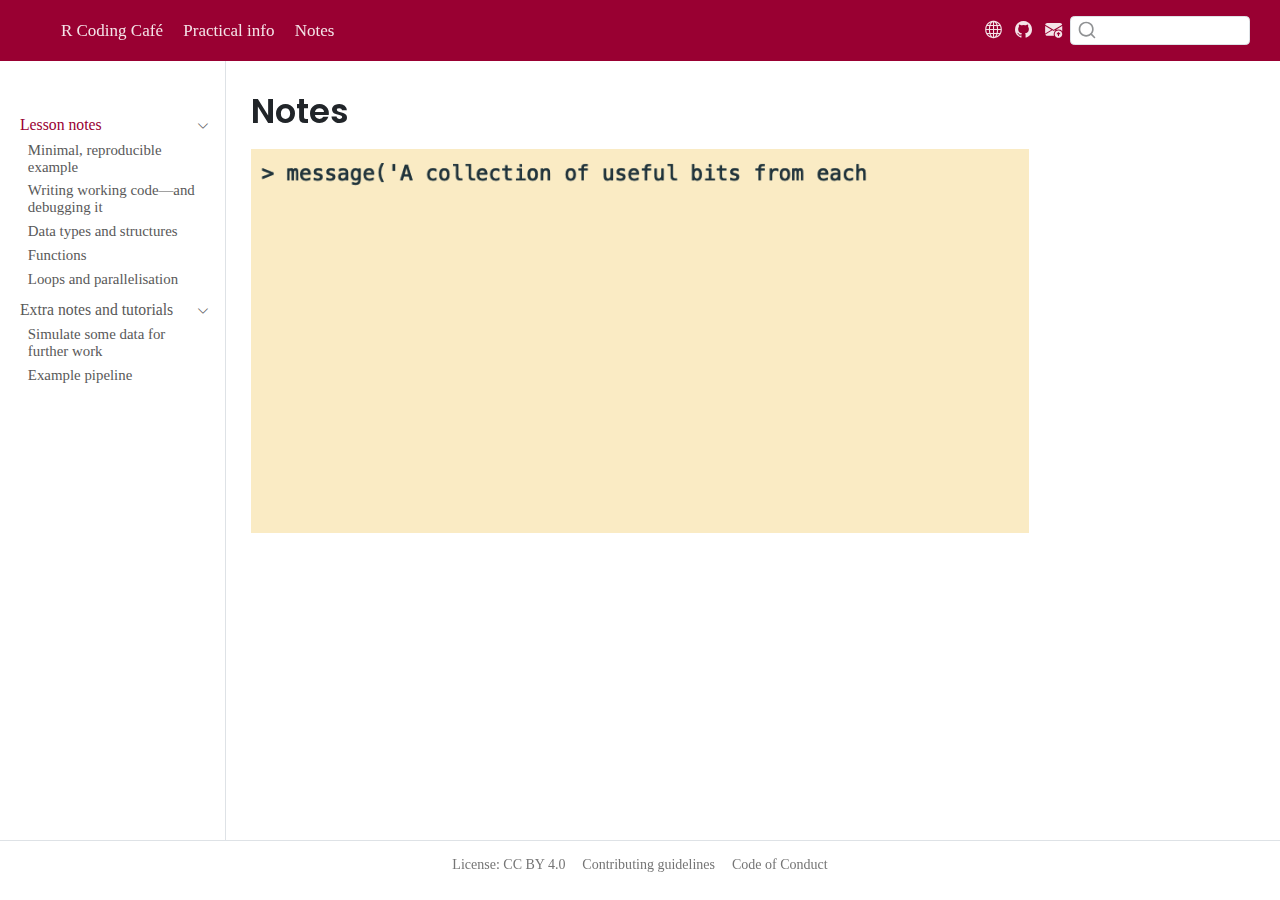
<file: notes/lesson-notes/index.html>
<!DOCTYPE html>
<html xmlns="http://www.w3.org/1999/xhtml" lang="en" xml:lang="en"><head>

<meta charset="utf-8">
<meta name="generator" content="quarto-1.8.25">

<meta name="viewport" content="width=device-width, initial-scale=1.0, user-scalable=yes">


<title>Notes – ZKA</title>
<style>
code{white-space: pre-wrap;}
span.smallcaps{font-variant: small-caps;}
div.columns{display: flex; gap: min(4vw, 1.5em);}
div.column{flex: auto; overflow-x: auto;}
div.hanging-indent{margin-left: 1.5em; text-indent: -1.5em;}
ul.task-list{list-style: none;}
ul.task-list li input[type="checkbox"] {
  width: 0.8em;
  margin: 0 0.8em 0.2em -1em; /* quarto-specific, see https://github.com/quarto-dev/quarto-cli/issues/4556 */ 
  vertical-align: middle;
}
</style>


<script src="../../site_libs/quarto-nav/quarto-nav.js"></script>
<script src="../../site_libs/clipboard/clipboard.min.js"></script>
<script src="../../site_libs/quarto-search/autocomplete.umd.js"></script>
<script src="../../site_libs/quarto-search/fuse.min.js"></script>
<script src="../../site_libs/quarto-search/quarto-search.js"></script>
<meta name="quarto:offset" content="../../">
<script src="../../site_libs/quarto-html/quarto.js" type="module"></script>
<script src="../../site_libs/quarto-html/tabsets/tabsets.js" type="module"></script>
<script src="../../site_libs/quarto-html/axe/axe-check.js" type="module"></script>
<script src="../../site_libs/quarto-html/popper.min.js"></script>
<script src="../../site_libs/quarto-html/tippy.umd.min.js"></script>
<script src="../../site_libs/quarto-html/anchor.min.js"></script>
<link href="../../site_libs/quarto-html/tippy.css" rel="stylesheet">
<link href="../../site_libs/quarto-html/quarto-syntax-highlighting-bca81f4a44bdcac9f2ea5a7007c52c72.css" rel="stylesheet" class="quarto-color-scheme" id="quarto-text-highlighting-styles">
<link href="../../site_libs/quarto-html/quarto-syntax-highlighting-dark-538170d48c3795f1291bb9214db34236.css" rel="stylesheet" class="quarto-color-scheme quarto-color-alternate" id="quarto-text-highlighting-styles">
<link href="../../site_libs/quarto-html/quarto-syntax-highlighting-bca81f4a44bdcac9f2ea5a7007c52c72.css" rel="stylesheet" class="quarto-color-scheme-extra" id="quarto-text-highlighting-styles">
<script src="../../site_libs/bootstrap/bootstrap.min.js"></script>
<link href="../../site_libs/bootstrap/bootstrap-icons.css" rel="stylesheet">
<link href="../../site_libs/bootstrap/bootstrap-58be809aee9e352d4cbc710845b6c930.min.css" rel="stylesheet" append-hash="true" class="quarto-color-scheme" id="quarto-bootstrap" data-mode="light">
<link href="../../site_libs/bootstrap/bootstrap-dark-58be809aee9e352d4cbc710845b6c930.min.css" rel="stylesheet" append-hash="true" class="quarto-color-scheme quarto-color-alternate" id="quarto-bootstrap" data-mode="light">
<link href="../../site_libs/bootstrap/bootstrap-58be809aee9e352d4cbc710845b6c930.min.css" rel="stylesheet" append-hash="true" class="quarto-color-scheme-extra" id="quarto-bootstrap" data-mode="light">
<script id="quarto-search-options" type="application/json">{
  "location": "navbar",
  "copy-button": false,
  "collapse-after": 3,
  "panel-placement": "end",
  "type": "textbox",
  "limit": 50,
  "keyboard-shortcut": [
    "f",
    "/",
    "s"
  ],
  "language": {
    "search-no-results-text": "No results",
    "search-matching-documents-text": "matching documents",
    "search-copy-link-title": "Copy link to search",
    "search-hide-matches-text": "Hide additional matches",
    "search-more-match-text": "more match in this document",
    "search-more-matches-text": "more matches in this document",
    "search-clear-button-title": "Clear",
    "search-text-placeholder": "",
    "search-detached-cancel-button-title": "Cancel",
    "search-submit-button-title": "Submit",
    "search-label": "Search"
  }
}</script>


</head>

<body class="nav-sidebar docked nav-fixed quarto-light">

<div id="quarto-search-results"></div>
  <header id="quarto-header" class="headroom fixed-top">
    <nav class="navbar navbar-expand-lg " data-bs-theme="dark">
      <div class="navbar-container container-fluid">
      <div class="navbar-brand-container mx-auto">
    <a href="../../index.html" class="navbar-brand navbar-brand-logo">
    </a>
    <a class="navbar-brand" href="../../index.html">
    <span class="navbar-title"></span>
    </a>
  </div>
            <div id="quarto-search" class="" title="Search"></div>
          <button class="navbar-toggler" type="button" data-bs-toggle="collapse" data-bs-target="#navbarCollapse" aria-controls="navbarCollapse" role="menu" aria-expanded="false" aria-label="Toggle navigation" onclick="if (window.quartoToggleHeadroom) { window.quartoToggleHeadroom(); }">
  <span class="navbar-toggler-icon"></span>
</button>
          <div class="collapse navbar-collapse" id="navbarCollapse">
            <ul class="navbar-nav navbar-nav-scroll me-auto">
  <li class="nav-item">
    <a class="nav-link active" href="../../index.html" aria-current="page"> 
<span class="menu-text">R Coding Café</span></a>
  </li>  
  <li class="nav-item">
    <a class="nav-link" href="../../practical-info.html"> 
<span class="menu-text">Practical info</span></a>
  </li>  
  <li class="nav-item">
    <a class="nav-link" href="../../notes/lesson-notes/index.html"> 
<span class="menu-text">Notes</span></a>
  </li>  
</ul>
          </div> <!-- /navcollapse -->
            <div class="quarto-navbar-tools tools-wide">
    <a href="https://steno-aarhus.github.io" title="" class="quarto-navigation-tool px-1" aria-label="Globe icon: Link to the Steno Aarhus GitHub landing webpage for all other Steno Aarhus projects"><i class="bi bi-globe"></i></a>
    <a href="https://github.com/steno-aarhus/" title="" class="quarto-navigation-tool px-1" aria-label=""><i class="bi bi-github"></i></a>
    <a href="mailto:contact@zheer.dk" title="" class="quarto-navigation-tool px-1" aria-label=""><i class="bi bi-envelope-arrow-up-fill"></i></a>
</div>
      </div> <!-- /container-fluid -->
    </nav>
  <nav class="quarto-secondary-nav">
    <div class="container-fluid d-flex">
      <button type="button" class="quarto-btn-toggle btn" data-bs-toggle="collapse" role="button" data-bs-target=".quarto-sidebar-collapse-item" aria-controls="quarto-sidebar" aria-expanded="false" aria-label="Toggle sidebar navigation" onclick="if (window.quartoToggleHeadroom) { window.quartoToggleHeadroom(); }">
        <i class="bi bi-layout-text-sidebar-reverse"></i>
      </button>
        <nav class="quarto-page-breadcrumbs" aria-label="breadcrumb"><ol class="breadcrumb"><li class="breadcrumb-item"><a href="../../notes/lesson-notes/index.html">Lesson notes</a></li></ol></nav>
        <a class="flex-grow-1" role="navigation" data-bs-toggle="collapse" data-bs-target=".quarto-sidebar-collapse-item" aria-controls="quarto-sidebar" aria-expanded="false" aria-label="Toggle sidebar navigation" onclick="if (window.quartoToggleHeadroom) { window.quartoToggleHeadroom(); }">      
        </a>
    </div>
  </nav>
</header>
<!-- content -->
<div id="quarto-content" class="quarto-container page-columns page-rows-contents page-layout-article page-navbar">
<!-- sidebar -->
  <nav id="quarto-sidebar" class="sidebar collapse collapse-horizontal quarto-sidebar-collapse-item sidebar-navigation docked overflow-auto">
    <div class="pt-lg-2 mt-2 text-left sidebar-header">
      <a href="../../index.html" class="sidebar-logo-link">
      </a>
      </div>
    <div class="sidebar-menu-container"> 
    <ul class="list-unstyled mt-1">
        <li class="sidebar-item sidebar-item-section">
      <div class="sidebar-item-container"> 
            <a href="../../notes/lesson-notes/index.html" class="sidebar-item-text sidebar-link active">
 <span class="menu-text">Lesson notes</span></a>
          <a class="sidebar-item-toggle text-start" data-bs-toggle="collapse" data-bs-target="#quarto-sidebar-section-1" role="navigation" aria-expanded="true" aria-label="Toggle section">
            <i class="bi bi-chevron-right ms-2"></i>
          </a> 
      </div>
      <ul id="quarto-sidebar-section-1" class="collapse list-unstyled sidebar-section depth1 show">  
          <li class="sidebar-item">
  <div class="sidebar-item-container"> 
  <a href="../../notes/lesson-notes/01-Minimal-Reproducible-Example.html" class="sidebar-item-text sidebar-link">
 <span class="menu-text">Minimal, reproducible example</span></a>
  </div>
</li>
          <li class="sidebar-item">
  <div class="sidebar-item-container"> 
  <a href="../../notes/lesson-notes/02-Debugging.html" class="sidebar-item-text sidebar-link">
 <span class="menu-text">Writing working code—and debugging it</span></a>
  </div>
</li>
          <li class="sidebar-item">
  <div class="sidebar-item-container"> 
  <a href="../../notes/lesson-notes/03-Data-Types.html" class="sidebar-item-text sidebar-link">
 <span class="menu-text">Data types and structures</span></a>
  </div>
</li>
          <li class="sidebar-item">
  <div class="sidebar-item-container"> 
  <a href="../../notes/lesson-notes/04-Functions.html" class="sidebar-item-text sidebar-link">
 <span class="menu-text">Functions</span></a>
  </div>
</li>
          <li class="sidebar-item">
  <div class="sidebar-item-container"> 
  <a href="../../notes/lesson-notes/05-Loops.html" class="sidebar-item-text sidebar-link">
 <span class="menu-text">Loops and parallelisation</span></a>
  </div>
</li>
      </ul>
  </li>
        <li class="sidebar-item sidebar-item-section">
      <div class="sidebar-item-container"> 
            <a href="../../notes/extra/index.html" class="sidebar-item-text sidebar-link">
 <span class="menu-text">Extra notes and tutorials</span></a>
          <a class="sidebar-item-toggle text-start" data-bs-toggle="collapse" data-bs-target="#quarto-sidebar-section-2" role="navigation" aria-expanded="true" aria-label="Toggle section">
            <i class="bi bi-chevron-right ms-2"></i>
          </a> 
      </div>
      <ul id="quarto-sidebar-section-2" class="collapse list-unstyled sidebar-section depth1 show">  
          <li class="sidebar-item">
  <div class="sidebar-item-container"> 
  <a href="../../notes/extra/0-simulate-data.html" class="sidebar-item-text sidebar-link">
 <span class="menu-text">Simulate some data for further work</span></a>
  </div>
</li>
          <li class="sidebar-item">
  <div class="sidebar-item-container"> 
  <a href="../../notes/extra/1-example-pipeline.html" class="sidebar-item-text sidebar-link">
 <span class="menu-text">Example pipeline</span></a>
  </div>
</li>
      </ul>
  </li>
    </ul>
    </div>
</nav>
<div id="quarto-sidebar-glass" class="quarto-sidebar-collapse-item" data-bs-toggle="collapse" data-bs-target=".quarto-sidebar-collapse-item"></div>
<!-- margin-sidebar -->
    <div id="quarto-margin-sidebar" class="sidebar margin-sidebar zindex-bottom">
        
    </div>
<!-- main -->
<main class="content" id="quarto-document-content">

<header id="title-block-header" class="quarto-title-block default">
<div class="quarto-title">
<h1 class="title">Notes</h1>
</div>



<div class="quarto-title-meta">

    
  
    
  </div>
  


</header>


<p><img src="../../img/rcc_gif2.gif" class="img-fluid"></p>



</main> <!-- /main -->
<script id="quarto-html-after-body" type="application/javascript">
  window.document.addEventListener("DOMContentLoaded", function (event) {
    const icon = "";
    const anchorJS = new window.AnchorJS();
    anchorJS.options = {
      placement: 'right',
      icon: icon
    };
    anchorJS.add('.anchored');
    const isCodeAnnotation = (el) => {
      for (const clz of el.classList) {
        if (clz.startsWith('code-annotation-')) {                     
          return true;
        }
      }
      return false;
    }
    const onCopySuccess = function(e) {
      // button target
      const button = e.trigger;
      // don't keep focus
      button.blur();
      // flash "checked"
      button.classList.add('code-copy-button-checked');
      var currentTitle = button.getAttribute("title");
      button.setAttribute("title", "Copied!");
      let tooltip;
      if (window.bootstrap) {
        button.setAttribute("data-bs-toggle", "tooltip");
        button.setAttribute("data-bs-placement", "left");
        button.setAttribute("data-bs-title", "Copied!");
        tooltip = new bootstrap.Tooltip(button, 
          { trigger: "manual", 
            customClass: "code-copy-button-tooltip",
            offset: [0, -8]});
        tooltip.show();    
      }
      setTimeout(function() {
        if (tooltip) {
          tooltip.hide();
          button.removeAttribute("data-bs-title");
          button.removeAttribute("data-bs-toggle");
          button.removeAttribute("data-bs-placement");
        }
        button.setAttribute("title", currentTitle);
        button.classList.remove('code-copy-button-checked');
      }, 1000);
      // clear code selection
      e.clearSelection();
    }
    const getTextToCopy = function(trigger) {
      const outerScaffold = trigger.parentElement.cloneNode(true);
      const codeEl = outerScaffold.querySelector('code');
      for (const childEl of codeEl.children) {
        if (isCodeAnnotation(childEl)) {
          childEl.remove();
        }
      }
      return codeEl.innerText;
    }
    const clipboard = new window.ClipboardJS('.code-copy-button:not([data-in-quarto-modal])', {
      text: getTextToCopy
    });
    clipboard.on('success', onCopySuccess);
    if (window.document.getElementById('quarto-embedded-source-code-modal')) {
      const clipboardModal = new window.ClipboardJS('.code-copy-button[data-in-quarto-modal]', {
        text: getTextToCopy,
        container: window.document.getElementById('quarto-embedded-source-code-modal')
      });
      clipboardModal.on('success', onCopySuccess);
    }
      var localhostRegex = new RegExp(/^(?:http|https):\/\/localhost\:?[0-9]*\//);
      var mailtoRegex = new RegExp(/^mailto:/);
        var filterRegex = new RegExp('/' + window.location.host + '/');
      var isInternal = (href) => {
          return filterRegex.test(href) || localhostRegex.test(href) || mailtoRegex.test(href);
      }
      // Inspect non-navigation links and adorn them if external
     var links = window.document.querySelectorAll('a[href]:not(.nav-link):not(.navbar-brand):not(.toc-action):not(.sidebar-link):not(.sidebar-item-toggle):not(.pagination-link):not(.no-external):not([aria-hidden]):not(.dropdown-item):not(.quarto-navigation-tool):not(.about-link)');
      for (var i=0; i<links.length; i++) {
        const link = links[i];
        if (!isInternal(link.href)) {
          // undo the damage that might have been done by quarto-nav.js in the case of
          // links that we want to consider external
          if (link.dataset.originalHref !== undefined) {
            link.href = link.dataset.originalHref;
          }
        }
      }
    function tippyHover(el, contentFn, onTriggerFn, onUntriggerFn) {
      const config = {
        allowHTML: true,
        maxWidth: 500,
        delay: 100,
        arrow: false,
        appendTo: function(el) {
            return el.parentElement;
        },
        interactive: true,
        interactiveBorder: 10,
        theme: 'quarto',
        placement: 'bottom-start',
      };
      if (contentFn) {
        config.content = contentFn;
      }
      if (onTriggerFn) {
        config.onTrigger = onTriggerFn;
      }
      if (onUntriggerFn) {
        config.onUntrigger = onUntriggerFn;
      }
      window.tippy(el, config); 
    }
    const noterefs = window.document.querySelectorAll('a[role="doc-noteref"]');
    for (var i=0; i<noterefs.length; i++) {
      const ref = noterefs[i];
      tippyHover(ref, function() {
        // use id or data attribute instead here
        let href = ref.getAttribute('data-footnote-href') || ref.getAttribute('href');
        try { href = new URL(href).hash; } catch {}
        const id = href.replace(/^#\/?/, "");
        const note = window.document.getElementById(id);
        if (note) {
          return note.innerHTML;
        } else {
          return "";
        }
      });
    }
    const xrefs = window.document.querySelectorAll('a.quarto-xref');
    const processXRef = (id, note) => {
      // Strip column container classes
      const stripColumnClz = (el) => {
        el.classList.remove("page-full", "page-columns");
        if (el.children) {
          for (const child of el.children) {
            stripColumnClz(child);
          }
        }
      }
      stripColumnClz(note)
      if (id === null || id.startsWith('sec-')) {
        // Special case sections, only their first couple elements
        const container = document.createElement("div");
        if (note.children && note.children.length > 2) {
          container.appendChild(note.children[0].cloneNode(true));
          for (let i = 1; i < note.children.length; i++) {
            const child = note.children[i];
            if (child.tagName === "P" && child.innerText === "") {
              continue;
            } else {
              container.appendChild(child.cloneNode(true));
              break;
            }
          }
          if (window.Quarto?.typesetMath) {
            window.Quarto.typesetMath(container);
          }
          return container.innerHTML
        } else {
          if (window.Quarto?.typesetMath) {
            window.Quarto.typesetMath(note);
          }
          return note.innerHTML;
        }
      } else {
        // Remove any anchor links if they are present
        const anchorLink = note.querySelector('a.anchorjs-link');
        if (anchorLink) {
          anchorLink.remove();
        }
        if (window.Quarto?.typesetMath) {
          window.Quarto.typesetMath(note);
        }
        if (note.classList.contains("callout")) {
          return note.outerHTML;
        } else {
          return note.innerHTML;
        }
      }
    }
    for (var i=0; i<xrefs.length; i++) {
      const xref = xrefs[i];
      tippyHover(xref, undefined, function(instance) {
        instance.disable();
        let url = xref.getAttribute('href');
        let hash = undefined; 
        if (url.startsWith('#')) {
          hash = url;
        } else {
          try { hash = new URL(url).hash; } catch {}
        }
        if (hash) {
          const id = hash.replace(/^#\/?/, "");
          const note = window.document.getElementById(id);
          if (note !== null) {
            try {
              const html = processXRef(id, note.cloneNode(true));
              instance.setContent(html);
            } finally {
              instance.enable();
              instance.show();
            }
          } else {
            // See if we can fetch this
            fetch(url.split('#')[0])
            .then(res => res.text())
            .then(html => {
              const parser = new DOMParser();
              const htmlDoc = parser.parseFromString(html, "text/html");
              const note = htmlDoc.getElementById(id);
              if (note !== null) {
                const html = processXRef(id, note);
                instance.setContent(html);
              } 
            }).finally(() => {
              instance.enable();
              instance.show();
            });
          }
        } else {
          // See if we can fetch a full url (with no hash to target)
          // This is a special case and we should probably do some content thinning / targeting
          fetch(url)
          .then(res => res.text())
          .then(html => {
            const parser = new DOMParser();
            const htmlDoc = parser.parseFromString(html, "text/html");
            const note = htmlDoc.querySelector('main.content');
            if (note !== null) {
              // This should only happen for chapter cross references
              // (since there is no id in the URL)
              // remove the first header
              if (note.children.length > 0 && note.children[0].tagName === "HEADER") {
                note.children[0].remove();
              }
              const html = processXRef(null, note);
              instance.setContent(html);
            } 
          }).finally(() => {
            instance.enable();
            instance.show();
          });
        }
      }, function(instance) {
      });
    }
        let selectedAnnoteEl;
        const selectorForAnnotation = ( cell, annotation) => {
          let cellAttr = 'data-code-cell="' + cell + '"';
          let lineAttr = 'data-code-annotation="' +  annotation + '"';
          const selector = 'span[' + cellAttr + '][' + lineAttr + ']';
          return selector;
        }
        const selectCodeLines = (annoteEl) => {
          const doc = window.document;
          const targetCell = annoteEl.getAttribute("data-target-cell");
          const targetAnnotation = annoteEl.getAttribute("data-target-annotation");
          const annoteSpan = window.document.querySelector(selectorForAnnotation(targetCell, targetAnnotation));
          const lines = annoteSpan.getAttribute("data-code-lines").split(",");
          const lineIds = lines.map((line) => {
            return targetCell + "-" + line;
          })
          let top = null;
          let height = null;
          let parent = null;
          if (lineIds.length > 0) {
              //compute the position of the single el (top and bottom and make a div)
              const el = window.document.getElementById(lineIds[0]);
              top = el.offsetTop;
              height = el.offsetHeight;
              parent = el.parentElement.parentElement;
            if (lineIds.length > 1) {
              const lastEl = window.document.getElementById(lineIds[lineIds.length - 1]);
              const bottom = lastEl.offsetTop + lastEl.offsetHeight;
              height = bottom - top;
            }
            if (top !== null && height !== null && parent !== null) {
              // cook up a div (if necessary) and position it 
              let div = window.document.getElementById("code-annotation-line-highlight");
              if (div === null) {
                div = window.document.createElement("div");
                div.setAttribute("id", "code-annotation-line-highlight");
                div.style.position = 'absolute';
                parent.appendChild(div);
              }
              div.style.top = top - 2 + "px";
              div.style.height = height + 4 + "px";
              div.style.left = 0;
              let gutterDiv = window.document.getElementById("code-annotation-line-highlight-gutter");
              if (gutterDiv === null) {
                gutterDiv = window.document.createElement("div");
                gutterDiv.setAttribute("id", "code-annotation-line-highlight-gutter");
                gutterDiv.style.position = 'absolute';
                const codeCell = window.document.getElementById(targetCell);
                const gutter = codeCell.querySelector('.code-annotation-gutter');
                gutter.appendChild(gutterDiv);
              }
              gutterDiv.style.top = top - 2 + "px";
              gutterDiv.style.height = height + 4 + "px";
            }
            selectedAnnoteEl = annoteEl;
          }
        };
        const unselectCodeLines = () => {
          const elementsIds = ["code-annotation-line-highlight", "code-annotation-line-highlight-gutter"];
          elementsIds.forEach((elId) => {
            const div = window.document.getElementById(elId);
            if (div) {
              div.remove();
            }
          });
          selectedAnnoteEl = undefined;
        };
          // Handle positioning of the toggle
      window.addEventListener(
        "resize",
        throttle(() => {
          elRect = undefined;
          if (selectedAnnoteEl) {
            selectCodeLines(selectedAnnoteEl);
          }
        }, 10)
      );
      function throttle(fn, ms) {
      let throttle = false;
      let timer;
        return (...args) => {
          if(!throttle) { // first call gets through
              fn.apply(this, args);
              throttle = true;
          } else { // all the others get throttled
              if(timer) clearTimeout(timer); // cancel #2
              timer = setTimeout(() => {
                fn.apply(this, args);
                timer = throttle = false;
              }, ms);
          }
        };
      }
        // Attach click handler to the DT
        const annoteDls = window.document.querySelectorAll('dt[data-target-cell]');
        for (const annoteDlNode of annoteDls) {
          annoteDlNode.addEventListener('click', (event) => {
            const clickedEl = event.target;
            if (clickedEl !== selectedAnnoteEl) {
              unselectCodeLines();
              const activeEl = window.document.querySelector('dt[data-target-cell].code-annotation-active');
              if (activeEl) {
                activeEl.classList.remove('code-annotation-active');
              }
              selectCodeLines(clickedEl);
              clickedEl.classList.add('code-annotation-active');
            } else {
              // Unselect the line
              unselectCodeLines();
              clickedEl.classList.remove('code-annotation-active');
            }
          });
        }
    const findCites = (el) => {
      const parentEl = el.parentElement;
      if (parentEl) {
        const cites = parentEl.dataset.cites;
        if (cites) {
          return {
            el,
            cites: cites.split(' ')
          };
        } else {
          return findCites(el.parentElement)
        }
      } else {
        return undefined;
      }
    };
    var bibliorefs = window.document.querySelectorAll('a[role="doc-biblioref"]');
    for (var i=0; i<bibliorefs.length; i++) {
      const ref = bibliorefs[i];
      const citeInfo = findCites(ref);
      if (citeInfo) {
        tippyHover(citeInfo.el, function() {
          var popup = window.document.createElement('div');
          citeInfo.cites.forEach(function(cite) {
            var citeDiv = window.document.createElement('div');
            citeDiv.classList.add('hanging-indent');
            citeDiv.classList.add('csl-entry');
            var biblioDiv = window.document.getElementById('ref-' + cite);
            if (biblioDiv) {
              citeDiv.innerHTML = biblioDiv.innerHTML;
            }
            popup.appendChild(citeDiv);
          });
          return popup.innerHTML;
        });
      }
    }
  });
  </script>
</div> <!-- /content -->
<footer class="footer">
  <div class="nav-footer">
    <div class="nav-footer-left">
      &nbsp;
    </div>   
    <div class="nav-footer-center">
      <ul class="footer-items list-unstyled">
    <li class="nav-item">
    <a class="nav-link" href="https://creativecommons.org/licenses/by/4.0/">
<p>License: CC BY 4.0</p>
</a>
  </li>  
    <li class="nav-item">
    <a class="nav-link" href="https://steno-aarhus.github.io/research/CONTRIBUTING.html">
<p>Contributing guidelines</p>
</a>
  </li>  
    <li class="nav-item">
    <a class="nav-link" href="https://steno-aarhus.github.io/research/CODE_OF_CONDUCT.html">
<p>Code of Conduct</p>
</a>
  </li>  
</ul>
    </div>
    <div class="nav-footer-right">
      &nbsp;
    </div>
  </div>
</footer>




</body></html>
</file>
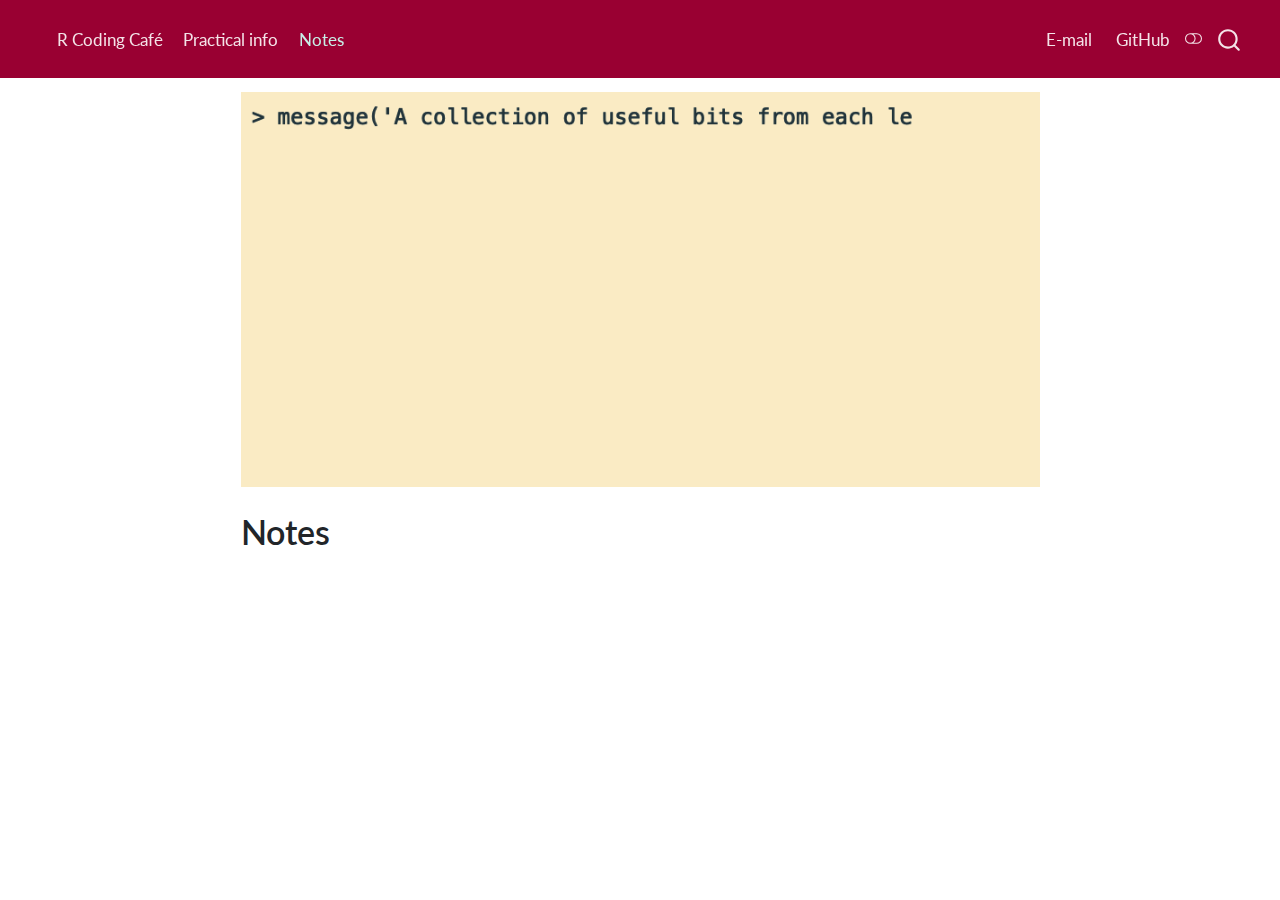
<file: notes.html>
<!DOCTYPE html>
<html xmlns="http://www.w3.org/1999/xhtml" lang="en" xml:lang="en"><head>

<meta charset="utf-8">
<meta name="generator" content="quarto-1.7.32">

<meta name="viewport" content="width=device-width, initial-scale=1.0, user-scalable=yes">


<title>Notes – ZKA</title>
<style>
code{white-space: pre-wrap;}
span.smallcaps{font-variant: small-caps;}
div.columns{display: flex; gap: min(4vw, 1.5em);}
div.column{flex: auto; overflow-x: auto;}
div.hanging-indent{margin-left: 1.5em; text-indent: -1.5em;}
ul.task-list{list-style: none;}
ul.task-list li input[type="checkbox"] {
  width: 0.8em;
  margin: 0 0.8em 0.2em -1em; /* quarto-specific, see https://github.com/quarto-dev/quarto-cli/issues/4556 */ 
  vertical-align: middle;
}
</style>


<script src="site_libs/quarto-nav/quarto-nav.js"></script>
<script src="site_libs/quarto-nav/headroom.min.js"></script>
<script src="site_libs/clipboard/clipboard.min.js"></script>
<script src="site_libs/quarto-search/autocomplete.umd.js"></script>
<script src="site_libs/quarto-search/fuse.min.js"></script>
<script src="site_libs/quarto-search/quarto-search.js"></script>
<meta name="quarto:offset" content="./">
<script src="site_libs/quarto-html/quarto.js" type="module"></script>
<script src="site_libs/quarto-html/tabsets/tabsets.js" type="module"></script>
<script src="site_libs/quarto-html/popper.min.js"></script>
<script src="site_libs/quarto-html/tippy.umd.min.js"></script>
<link href="site_libs/quarto-html/tippy.css" rel="stylesheet">
<link href="site_libs/quarto-html/quarto-syntax-highlighting-37eea08aefeeee20ff55810ff984fec1.css" rel="stylesheet" class="quarto-color-scheme" id="quarto-text-highlighting-styles">
<link href="site_libs/quarto-html/quarto-syntax-highlighting-dark-2fef5ea3f8957b3e4ecc936fc74692ca.css" rel="stylesheet" class="quarto-color-scheme quarto-color-alternate" id="quarto-text-highlighting-styles">
<link href="site_libs/quarto-html/quarto-syntax-highlighting-37eea08aefeeee20ff55810ff984fec1.css" rel="stylesheet" class="quarto-color-scheme-extra" id="quarto-text-highlighting-styles">
<script src="site_libs/bootstrap/bootstrap.min.js"></script>
<link href="site_libs/bootstrap/bootstrap-icons.css" rel="stylesheet">
<link href="site_libs/bootstrap/bootstrap-3e418eaae8650517376f1493a757afdf.min.css" rel="stylesheet" append-hash="true" class="quarto-color-scheme" id="quarto-bootstrap" data-mode="light">
<link href="site_libs/bootstrap/bootstrap-dark-1e9b8a468fe9e9ce091aaf6dbf620aec.min.css" rel="stylesheet" append-hash="true" class="quarto-color-scheme quarto-color-alternate" id="quarto-bootstrap" data-mode="dark">
<link href="site_libs/bootstrap/bootstrap-3e418eaae8650517376f1493a757afdf.min.css" rel="stylesheet" append-hash="true" class="quarto-color-scheme-extra" id="quarto-bootstrap" data-mode="light">
<script src="site_libs/quarto-contrib/iconify-3.0.0/iconify-icon.min.js"></script>
<script id="quarto-search-options" type="application/json">{
  "location": "navbar",
  "copy-button": false,
  "collapse-after": 3,
  "panel-placement": "end",
  "type": "overlay",
  "limit": 50,
  "keyboard-shortcut": [
    "f",
    "/",
    "s"
  ],
  "show-item-context": false,
  "language": {
    "search-no-results-text": "No results",
    "search-matching-documents-text": "matching documents",
    "search-copy-link-title": "Copy link to search",
    "search-hide-matches-text": "Hide additional matches",
    "search-more-match-text": "more match in this document",
    "search-more-matches-text": "more matches in this document",
    "search-clear-button-title": "Clear",
    "search-text-placeholder": "",
    "search-detached-cancel-button-title": "Cancel",
    "search-submit-button-title": "Submit",
    "search-label": "Search"
  }
}</script>


<link rel="stylesheet" href="css/style.css">
</head>

<body class="nav-fixed fullcontent quarto-light"><script id="quarto-html-before-body" type="application/javascript">
    const toggleBodyColorMode = (bsSheetEl) => {
      const mode = bsSheetEl.getAttribute("data-mode");
      const bodyEl = window.document.querySelector("body");
      if (mode === "dark") {
        bodyEl.classList.add("quarto-dark");
        bodyEl.classList.remove("quarto-light");
      } else {
        bodyEl.classList.add("quarto-light");
        bodyEl.classList.remove("quarto-dark");
      }
    }
    const toggleBodyColorPrimary = () => {
      const bsSheetEl = window.document.querySelector("link#quarto-bootstrap:not([rel=disabled-stylesheet])");
      if (bsSheetEl) {
        toggleBodyColorMode(bsSheetEl);
      }
    }
    const setColorSchemeToggle = (alternate) => {
      const toggles = window.document.querySelectorAll('.quarto-color-scheme-toggle');
      for (let i=0; i < toggles.length; i++) {
        const toggle = toggles[i];
        if (toggle) {
          if (alternate) {
            toggle.classList.add("alternate");
          } else {
            toggle.classList.remove("alternate");
          }
        }
      }
    };
    const toggleColorMode = (alternate) => {
      // Switch the stylesheets
      const primaryStylesheets = window.document.querySelectorAll('link.quarto-color-scheme:not(.quarto-color-alternate)');
      const alternateStylesheets = window.document.querySelectorAll('link.quarto-color-scheme.quarto-color-alternate');
      manageTransitions('#quarto-margin-sidebar .nav-link', false);
      if (alternate) {
        // note: dark is layered on light, we don't disable primary!
        enableStylesheet(alternateStylesheets);
        for (const sheetNode of alternateStylesheets) {
          if (sheetNode.id === "quarto-bootstrap") {
            toggleBodyColorMode(sheetNode);
          }
        }
      } else {
        disableStylesheet(alternateStylesheets);
        enableStylesheet(primaryStylesheets)
        toggleBodyColorPrimary();
      }
      manageTransitions('#quarto-margin-sidebar .nav-link', true);
      // Switch the toggles
      setColorSchemeToggle(alternate)
      // Hack to workaround the fact that safari doesn't
      // properly recolor the scrollbar when toggling (#1455)
      if (navigator.userAgent.indexOf('Safari') > 0 && navigator.userAgent.indexOf('Chrome') == -1) {
        manageTransitions("body", false);
        window.scrollTo(0, 1);
        setTimeout(() => {
          window.scrollTo(0, 0);
          manageTransitions("body", true);
        }, 40);
      }
    }
    const disableStylesheet = (stylesheets) => {
      for (let i=0; i < stylesheets.length; i++) {
        const stylesheet = stylesheets[i];
        stylesheet.rel = 'disabled-stylesheet';
      }
    }
    const enableStylesheet = (stylesheets) => {
      for (let i=0; i < stylesheets.length; i++) {
        const stylesheet = stylesheets[i];
        if(stylesheet.rel !== 'stylesheet') { // for Chrome, which will still FOUC without this check
          stylesheet.rel = 'stylesheet';
        }
      }
    }
    const manageTransitions = (selector, allowTransitions) => {
      const els = window.document.querySelectorAll(selector);
      for (let i=0; i < els.length; i++) {
        const el = els[i];
        if (allowTransitions) {
          el.classList.remove('notransition');
        } else {
          el.classList.add('notransition');
        }
      }
    }
    const isFileUrl = () => {
      return window.location.protocol === 'file:';
    }
    const hasAlternateSentinel = () => {
      let styleSentinel = getColorSchemeSentinel();
      if (styleSentinel !== null) {
        return styleSentinel === "alternate";
      } else {
        return false;
      }
    }
    const setStyleSentinel = (alternate) => {
      const value = alternate ? "alternate" : "default";
      if (!isFileUrl()) {
        window.localStorage.setItem("quarto-color-scheme", value);
      } else {
        localAlternateSentinel = value;
      }
    }
    const getColorSchemeSentinel = () => {
      if (!isFileUrl()) {
        const storageValue = window.localStorage.getItem("quarto-color-scheme");
        return storageValue != null ? storageValue : localAlternateSentinel;
      } else {
        return localAlternateSentinel;
      }
    }
    const toggleGiscusIfUsed = (isAlternate, darkModeDefault) => {
      const baseTheme = document.querySelector('#giscus-base-theme')?.value ?? 'light';
      const alternateTheme = document.querySelector('#giscus-alt-theme')?.value ?? 'dark';
      let newTheme = '';
      if(authorPrefersDark) {
        newTheme = isAlternate ? baseTheme : alternateTheme;
      } else {
        newTheme = isAlternate ? alternateTheme : baseTheme;
      }
      const changeGiscusTheme = () => {
        // From: https://github.com/giscus/giscus/issues/336
        const sendMessage = (message) => {
          const iframe = document.querySelector('iframe.giscus-frame');
          if (!iframe) return;
          iframe.contentWindow.postMessage({ giscus: message }, 'https://giscus.app');
        }
        sendMessage({
          setConfig: {
            theme: newTheme
          }
        });
      }
      const isGiscussLoaded = window.document.querySelector('iframe.giscus-frame') !== null;
      if (isGiscussLoaded) {
        changeGiscusTheme();
      }
    };
    const authorPrefersDark = false;
    const darkModeDefault = authorPrefersDark;
      document.querySelector('link#quarto-text-highlighting-styles.quarto-color-scheme-extra').rel = 'disabled-stylesheet';
      document.querySelector('link#quarto-bootstrap.quarto-color-scheme-extra').rel = 'disabled-stylesheet';
    let localAlternateSentinel = darkModeDefault ? 'alternate' : 'default';
    // Dark / light mode switch
    window.quartoToggleColorScheme = () => {
      // Read the current dark / light value
      let toAlternate = !hasAlternateSentinel();
      toggleColorMode(toAlternate);
      setStyleSentinel(toAlternate);
      toggleGiscusIfUsed(toAlternate, darkModeDefault);
      window.dispatchEvent(new Event('resize'));
    };
    // Switch to dark mode if need be
    if (hasAlternateSentinel()) {
      toggleColorMode(true);
    } else {
      toggleColorMode(false);
    }
  </script>

<div id="quarto-search-results"></div>
  <header id="quarto-header" class="headroom fixed-top">
    <nav class="navbar navbar-expand-lg " data-bs-theme="dark">
      <div class="navbar-container container-fluid">
      <div class="navbar-brand-container mx-auto">
    <a class="navbar-brand" href="./index.html">
    <span class="navbar-title"></span>
    </a>
  </div>
            <div id="quarto-search" class="" title="Search"></div>
          <button class="navbar-toggler" type="button" data-bs-toggle="collapse" data-bs-target="#navbarCollapse" aria-controls="navbarCollapse" role="menu" aria-expanded="false" aria-label="Toggle navigation" onclick="if (window.quartoToggleHeadroom) { window.quartoToggleHeadroom(); }">
  <span class="navbar-toggler-icon"></span>
</button>
          <div class="collapse navbar-collapse" id="navbarCollapse">
            <ul class="navbar-nav navbar-nav-scroll me-auto">
  <li class="nav-item">
    <a class="nav-link" href="./index.html"> 
<span class="menu-text">R Coding Café</span></a>
  </li>  
  <li class="nav-item">
    <a class="nav-link" href="./practical-info.html"> 
<span class="menu-text">Practical info</span></a>
  </li>  
  <li class="nav-item">
    <a class="nav-link active" href="./notes.html" aria-current="page"> 
<span class="menu-text">Notes</span></a>
  </li>  
</ul>
            <ul class="navbar-nav navbar-nav-scroll ms-auto">
  <li class="nav-item">
    <a class="nav-link" href="mailto:contact@zheer.dk"> 
<span class="menu-text"><iconify-icon role="img" inline="" icon="fa6-solid:at" aria-label="Icon at from fa6-solid Iconify.design set." title="E-mail" width="19px"></iconify-icon> <span id="hide-nav-item">E-mail</span></span></a>
  </li>  
  <li class="nav-item">
    <a class="nav-link" href="https://github.com/steno-aarhus"> 
<span class="menu-text"><iconify-icon role="img" inline="" icon="fa6-brands:square-github" aria-label="Icon square-github from fa6-brands Iconify.design set." title="GitHub" width="19px"></iconify-icon> <span id="hide-nav-item">GitHub</span></span></a>
  </li>  
</ul>
          </div> <!-- /navcollapse -->
            <div class="quarto-navbar-tools">
  <a href="" class="quarto-color-scheme-toggle quarto-navigation-tool  px-1" onclick="window.quartoToggleColorScheme(); return false;" title="Toggle dark mode"><i class="bi"></i></a>
</div>
      </div> <!-- /container-fluid -->
    </nav>
</header>
<!-- content -->
<div id="quarto-content" class="quarto-container page-columns page-rows-contents page-layout-article page-navbar">
<!-- sidebar -->
<!-- margin-sidebar -->
    
<!-- main -->
<div class="quarto-about-marquee">
  <div class="about-image-container">
    <img src="img/rcc_gif2.gif" class="about-image " style="width: 100%;">
  </div>
  <div class="about-contents">
    <header id="title-block-header" class="quarto-title-block default">
<div class="quarto-title">
<h1 class="title">Notes</h1>
</div>
<div class="quarto-title-meta">
  </div>
</header> <main class="content" id="quarto-document-content">



</main> 
  </div>
</div>
 <!-- /main -->
<script id="quarto-html-after-body" type="application/javascript">
  window.document.addEventListener("DOMContentLoaded", function (event) {
    // Ensure there is a toggle, if there isn't float one in the top right
    if (window.document.querySelector('.quarto-color-scheme-toggle') === null) {
      const a = window.document.createElement('a');
      a.classList.add('top-right');
      a.classList.add('quarto-color-scheme-toggle');
      a.href = "";
      a.onclick = function() { try { window.quartoToggleColorScheme(); } catch {} return false; };
      const i = window.document.createElement("i");
      i.classList.add('bi');
      a.appendChild(i);
      window.document.body.appendChild(a);
    }
    setColorSchemeToggle(hasAlternateSentinel())
    const isCodeAnnotation = (el) => {
      for (const clz of el.classList) {
        if (clz.startsWith('code-annotation-')) {                     
          return true;
        }
      }
      return false;
    }
    const onCopySuccess = function(e) {
      // button target
      const button = e.trigger;
      // don't keep focus
      button.blur();
      // flash "checked"
      button.classList.add('code-copy-button-checked');
      var currentTitle = button.getAttribute("title");
      button.setAttribute("title", "Copied!");
      let tooltip;
      if (window.bootstrap) {
        button.setAttribute("data-bs-toggle", "tooltip");
        button.setAttribute("data-bs-placement", "left");
        button.setAttribute("data-bs-title", "Copied!");
        tooltip = new bootstrap.Tooltip(button, 
          { trigger: "manual", 
            customClass: "code-copy-button-tooltip",
            offset: [0, -8]});
        tooltip.show();    
      }
      setTimeout(function() {
        if (tooltip) {
          tooltip.hide();
          button.removeAttribute("data-bs-title");
          button.removeAttribute("data-bs-toggle");
          button.removeAttribute("data-bs-placement");
        }
        button.setAttribute("title", currentTitle);
        button.classList.remove('code-copy-button-checked');
      }, 1000);
      // clear code selection
      e.clearSelection();
    }
    const getTextToCopy = function(trigger) {
        const codeEl = trigger.previousElementSibling.cloneNode(true);
        for (const childEl of codeEl.children) {
          if (isCodeAnnotation(childEl)) {
            childEl.remove();
          }
        }
        return codeEl.innerText;
    }
    const clipboard = new window.ClipboardJS('.code-copy-button:not([data-in-quarto-modal])', {
      text: getTextToCopy
    });
    clipboard.on('success', onCopySuccess);
    if (window.document.getElementById('quarto-embedded-source-code-modal')) {
      const clipboardModal = new window.ClipboardJS('.code-copy-button[data-in-quarto-modal]', {
        text: getTextToCopy,
        container: window.document.getElementById('quarto-embedded-source-code-modal')
      });
      clipboardModal.on('success', onCopySuccess);
    }
      var localhostRegex = new RegExp(/^(?:http|https):\/\/localhost\:?[0-9]*\//);
      var mailtoRegex = new RegExp(/^mailto:/);
        var filterRegex = new RegExp('/' + window.location.host + '/');
      var isInternal = (href) => {
          return filterRegex.test(href) || localhostRegex.test(href) || mailtoRegex.test(href);
      }
      // Inspect non-navigation links and adorn them if external
     var links = window.document.querySelectorAll('a[href]:not(.nav-link):not(.navbar-brand):not(.toc-action):not(.sidebar-link):not(.sidebar-item-toggle):not(.pagination-link):not(.no-external):not([aria-hidden]):not(.dropdown-item):not(.quarto-navigation-tool):not(.about-link)');
      for (var i=0; i<links.length; i++) {
        const link = links[i];
        if (!isInternal(link.href)) {
          // undo the damage that might have been done by quarto-nav.js in the case of
          // links that we want to consider external
          if (link.dataset.originalHref !== undefined) {
            link.href = link.dataset.originalHref;
          }
        }
      }
    function tippyHover(el, contentFn, onTriggerFn, onUntriggerFn) {
      const config = {
        allowHTML: true,
        maxWidth: 500,
        delay: 100,
        arrow: false,
        appendTo: function(el) {
            return el.parentElement;
        },
        interactive: true,
        interactiveBorder: 10,
        theme: 'quarto',
        placement: 'bottom-start',
      };
      if (contentFn) {
        config.content = contentFn;
      }
      if (onTriggerFn) {
        config.onTrigger = onTriggerFn;
      }
      if (onUntriggerFn) {
        config.onUntrigger = onUntriggerFn;
      }
      window.tippy(el, config); 
    }
    const noterefs = window.document.querySelectorAll('a[role="doc-noteref"]');
    for (var i=0; i<noterefs.length; i++) {
      const ref = noterefs[i];
      tippyHover(ref, function() {
        // use id or data attribute instead here
        let href = ref.getAttribute('data-footnote-href') || ref.getAttribute('href');
        try { href = new URL(href).hash; } catch {}
        const id = href.replace(/^#\/?/, "");
        const note = window.document.getElementById(id);
        if (note) {
          return note.innerHTML;
        } else {
          return "";
        }
      });
    }
    const xrefs = window.document.querySelectorAll('a.quarto-xref');
    const processXRef = (id, note) => {
      // Strip column container classes
      const stripColumnClz = (el) => {
        el.classList.remove("page-full", "page-columns");
        if (el.children) {
          for (const child of el.children) {
            stripColumnClz(child);
          }
        }
      }
      stripColumnClz(note)
      if (id === null || id.startsWith('sec-')) {
        // Special case sections, only their first couple elements
        const container = document.createElement("div");
        if (note.children && note.children.length > 2) {
          container.appendChild(note.children[0].cloneNode(true));
          for (let i = 1; i < note.children.length; i++) {
            const child = note.children[i];
            if (child.tagName === "P" && child.innerText === "") {
              continue;
            } else {
              container.appendChild(child.cloneNode(true));
              break;
            }
          }
          if (window.Quarto?.typesetMath) {
            window.Quarto.typesetMath(container);
          }
          return container.innerHTML
        } else {
          if (window.Quarto?.typesetMath) {
            window.Quarto.typesetMath(note);
          }
          return note.innerHTML;
        }
      } else {
        // Remove any anchor links if they are present
        const anchorLink = note.querySelector('a.anchorjs-link');
        if (anchorLink) {
          anchorLink.remove();
        }
        if (window.Quarto?.typesetMath) {
          window.Quarto.typesetMath(note);
        }
        if (note.classList.contains("callout")) {
          return note.outerHTML;
        } else {
          return note.innerHTML;
        }
      }
    }
    for (var i=0; i<xrefs.length; i++) {
      const xref = xrefs[i];
      tippyHover(xref, undefined, function(instance) {
        instance.disable();
        let url = xref.getAttribute('href');
        let hash = undefined; 
        if (url.startsWith('#')) {
          hash = url;
        } else {
          try { hash = new URL(url).hash; } catch {}
        }
        if (hash) {
          const id = hash.replace(/^#\/?/, "");
          const note = window.document.getElementById(id);
          if (note !== null) {
            try {
              const html = processXRef(id, note.cloneNode(true));
              instance.setContent(html);
            } finally {
              instance.enable();
              instance.show();
            }
          } else {
            // See if we can fetch this
            fetch(url.split('#')[0])
            .then(res => res.text())
            .then(html => {
              const parser = new DOMParser();
              const htmlDoc = parser.parseFromString(html, "text/html");
              const note = htmlDoc.getElementById(id);
              if (note !== null) {
                const html = processXRef(id, note);
                instance.setContent(html);
              } 
            }).finally(() => {
              instance.enable();
              instance.show();
            });
          }
        } else {
          // See if we can fetch a full url (with no hash to target)
          // This is a special case and we should probably do some content thinning / targeting
          fetch(url)
          .then(res => res.text())
          .then(html => {
            const parser = new DOMParser();
            const htmlDoc = parser.parseFromString(html, "text/html");
            const note = htmlDoc.querySelector('main.content');
            if (note !== null) {
              // This should only happen for chapter cross references
              // (since there is no id in the URL)
              // remove the first header
              if (note.children.length > 0 && note.children[0].tagName === "HEADER") {
                note.children[0].remove();
              }
              const html = processXRef(null, note);
              instance.setContent(html);
            } 
          }).finally(() => {
            instance.enable();
            instance.show();
          });
        }
      }, function(instance) {
      });
    }
        let selectedAnnoteEl;
        const selectorForAnnotation = ( cell, annotation) => {
          let cellAttr = 'data-code-cell="' + cell + '"';
          let lineAttr = 'data-code-annotation="' +  annotation + '"';
          const selector = 'span[' + cellAttr + '][' + lineAttr + ']';
          return selector;
        }
        const selectCodeLines = (annoteEl) => {
          const doc = window.document;
          const targetCell = annoteEl.getAttribute("data-target-cell");
          const targetAnnotation = annoteEl.getAttribute("data-target-annotation");
          const annoteSpan = window.document.querySelector(selectorForAnnotation(targetCell, targetAnnotation));
          const lines = annoteSpan.getAttribute("data-code-lines").split(",");
          const lineIds = lines.map((line) => {
            return targetCell + "-" + line;
          })
          let top = null;
          let height = null;
          let parent = null;
          if (lineIds.length > 0) {
              //compute the position of the single el (top and bottom and make a div)
              const el = window.document.getElementById(lineIds[0]);
              top = el.offsetTop;
              height = el.offsetHeight;
              parent = el.parentElement.parentElement;
            if (lineIds.length > 1) {
              const lastEl = window.document.getElementById(lineIds[lineIds.length - 1]);
              const bottom = lastEl.offsetTop + lastEl.offsetHeight;
              height = bottom - top;
            }
            if (top !== null && height !== null && parent !== null) {
              // cook up a div (if necessary) and position it 
              let div = window.document.getElementById("code-annotation-line-highlight");
              if (div === null) {
                div = window.document.createElement("div");
                div.setAttribute("id", "code-annotation-line-highlight");
                div.style.position = 'absolute';
                parent.appendChild(div);
              }
              div.style.top = top - 2 + "px";
              div.style.height = height + 4 + "px";
              div.style.left = 0;
              let gutterDiv = window.document.getElementById("code-annotation-line-highlight-gutter");
              if (gutterDiv === null) {
                gutterDiv = window.document.createElement("div");
                gutterDiv.setAttribute("id", "code-annotation-line-highlight-gutter");
                gutterDiv.style.position = 'absolute';
                const codeCell = window.document.getElementById(targetCell);
                const gutter = codeCell.querySelector('.code-annotation-gutter');
                gutter.appendChild(gutterDiv);
              }
              gutterDiv.style.top = top - 2 + "px";
              gutterDiv.style.height = height + 4 + "px";
            }
            selectedAnnoteEl = annoteEl;
          }
        };
        const unselectCodeLines = () => {
          const elementsIds = ["code-annotation-line-highlight", "code-annotation-line-highlight-gutter"];
          elementsIds.forEach((elId) => {
            const div = window.document.getElementById(elId);
            if (div) {
              div.remove();
            }
          });
          selectedAnnoteEl = undefined;
        };
          // Handle positioning of the toggle
      window.addEventListener(
        "resize",
        throttle(() => {
          elRect = undefined;
          if (selectedAnnoteEl) {
            selectCodeLines(selectedAnnoteEl);
          }
        }, 10)
      );
      function throttle(fn, ms) {
      let throttle = false;
      let timer;
        return (...args) => {
          if(!throttle) { // first call gets through
              fn.apply(this, args);
              throttle = true;
          } else { // all the others get throttled
              if(timer) clearTimeout(timer); // cancel #2
              timer = setTimeout(() => {
                fn.apply(this, args);
                timer = throttle = false;
              }, ms);
          }
        };
      }
        // Attach click handler to the DT
        const annoteDls = window.document.querySelectorAll('dt[data-target-cell]');
        for (const annoteDlNode of annoteDls) {
          annoteDlNode.addEventListener('click', (event) => {
            const clickedEl = event.target;
            if (clickedEl !== selectedAnnoteEl) {
              unselectCodeLines();
              const activeEl = window.document.querySelector('dt[data-target-cell].code-annotation-active');
              if (activeEl) {
                activeEl.classList.remove('code-annotation-active');
              }
              selectCodeLines(clickedEl);
              clickedEl.classList.add('code-annotation-active');
            } else {
              // Unselect the line
              unselectCodeLines();
              clickedEl.classList.remove('code-annotation-active');
            }
          });
        }
    const findCites = (el) => {
      const parentEl = el.parentElement;
      if (parentEl) {
        const cites = parentEl.dataset.cites;
        if (cites) {
          return {
            el,
            cites: cites.split(' ')
          };
        } else {
          return findCites(el.parentElement)
        }
      } else {
        return undefined;
      }
    };
    var bibliorefs = window.document.querySelectorAll('a[role="doc-biblioref"]');
    for (var i=0; i<bibliorefs.length; i++) {
      const ref = bibliorefs[i];
      const citeInfo = findCites(ref);
      if (citeInfo) {
        tippyHover(citeInfo.el, function() {
          var popup = window.document.createElement('div');
          citeInfo.cites.forEach(function(cite) {
            var citeDiv = window.document.createElement('div');
            citeDiv.classList.add('hanging-indent');
            citeDiv.classList.add('csl-entry');
            var biblioDiv = window.document.getElementById('ref-' + cite);
            if (biblioDiv) {
              citeDiv.innerHTML = biblioDiv.innerHTML;
            }
            popup.appendChild(citeDiv);
          });
          return popup.innerHTML;
        });
      }
    }
  });
  </script>
</div> <!-- /content -->




</body></html>
</file>
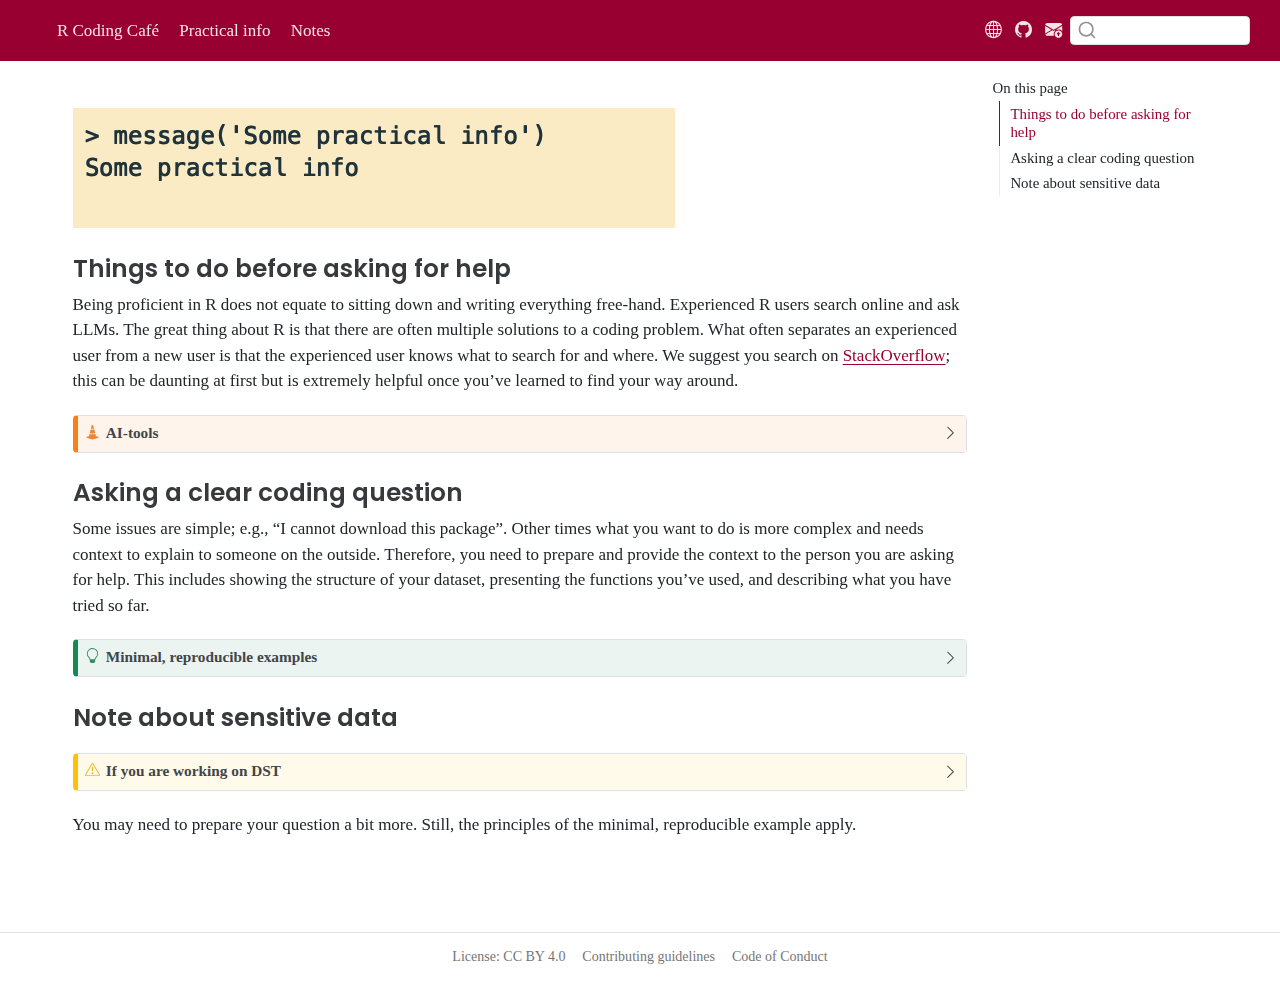
<file: practical-info.html>
<!DOCTYPE html>
<html xmlns="http://www.w3.org/1999/xhtml" lang="en" xml:lang="en"><head>

<meta charset="utf-8">
<meta name="generator" content="quarto-1.7.32">

<meta name="viewport" content="width=device-width, initial-scale=1.0, user-scalable=yes">


<title>practical-info – ZKA</title>
<style>
code{white-space: pre-wrap;}
span.smallcaps{font-variant: small-caps;}
div.columns{display: flex; gap: min(4vw, 1.5em);}
div.column{flex: auto; overflow-x: auto;}
div.hanging-indent{margin-left: 1.5em; text-indent: -1.5em;}
ul.task-list{list-style: none;}
ul.task-list li input[type="checkbox"] {
  width: 0.8em;
  margin: 0 0.8em 0.2em -1em; /* quarto-specific, see https://github.com/quarto-dev/quarto-cli/issues/4556 */ 
  vertical-align: middle;
}
</style>


<script src="site_libs/quarto-nav/quarto-nav.js"></script>
<script src="site_libs/clipboard/clipboard.min.js"></script>
<script src="site_libs/quarto-search/autocomplete.umd.js"></script>
<script src="site_libs/quarto-search/fuse.min.js"></script>
<script src="site_libs/quarto-search/quarto-search.js"></script>
<meta name="quarto:offset" content="./">
<script src="site_libs/quarto-html/quarto.js" type="module"></script>
<script src="site_libs/quarto-html/tabsets/tabsets.js" type="module"></script>
<script src="site_libs/quarto-html/popper.min.js"></script>
<script src="site_libs/quarto-html/tippy.umd.min.js"></script>
<script src="site_libs/quarto-html/anchor.min.js"></script>
<link href="site_libs/quarto-html/tippy.css" rel="stylesheet">
<link href="site_libs/quarto-html/quarto-syntax-highlighting-f8d77e0aa687ea0e061c15a009828176.css" rel="stylesheet" id="quarto-text-highlighting-styles">
<script src="site_libs/bootstrap/bootstrap.min.js"></script>
<link href="site_libs/bootstrap/bootstrap-icons.css" rel="stylesheet">
<link href="site_libs/bootstrap/bootstrap-aab3b0ecb4a830e1e07d1a4d5a3e31e5.min.css" rel="stylesheet" append-hash="true" id="quarto-bootstrap" data-mode="light">
<script id="quarto-search-options" type="application/json">{
  "location": "navbar",
  "copy-button": false,
  "collapse-after": 3,
  "panel-placement": "end",
  "type": "textbox",
  "limit": 50,
  "keyboard-shortcut": [
    "f",
    "/",
    "s"
  ],
  "language": {
    "search-no-results-text": "No results",
    "search-matching-documents-text": "matching documents",
    "search-copy-link-title": "Copy link to search",
    "search-hide-matches-text": "Hide additional matches",
    "search-more-match-text": "more match in this document",
    "search-more-matches-text": "more matches in this document",
    "search-clear-button-title": "Clear",
    "search-text-placeholder": "",
    "search-detached-cancel-button-title": "Cancel",
    "search-submit-button-title": "Submit",
    "search-label": "Search"
  }
}</script>


</head>

<body class="nav-fixed quarto-light">

<div id="quarto-search-results"></div>
  <header id="quarto-header" class="headroom fixed-top">
    <nav class="navbar navbar-expand-lg " data-bs-theme="dark">
      <div class="navbar-container container-fluid">
      <div class="navbar-brand-container mx-auto">
    <a class="navbar-brand" href="./index.html">
    <span class="navbar-title"></span>
    </a>
  </div>
            <div id="quarto-search" class="" title="Search"></div>
          <button class="navbar-toggler" type="button" data-bs-toggle="collapse" data-bs-target="#navbarCollapse" aria-controls="navbarCollapse" role="menu" aria-expanded="false" aria-label="Toggle navigation" onclick="if (window.quartoToggleHeadroom) { window.quartoToggleHeadroom(); }">
  <span class="navbar-toggler-icon"></span>
</button>
          <div class="collapse navbar-collapse" id="navbarCollapse">
            <ul class="navbar-nav navbar-nav-scroll me-auto">
  <li class="nav-item">
    <a class="nav-link" href="./index.html"> 
<span class="menu-text">R Coding Café</span></a>
  </li>  
  <li class="nav-item">
    <a class="nav-link active" href="./practical-info.html" aria-current="page"> 
<span class="menu-text">Practical info</span></a>
  </li>  
  <li class="nav-item">
    <a class="nav-link" href="./notes/lesson-notes/index.html"> 
<span class="menu-text">Notes</span></a>
  </li>  
</ul>
          </div> <!-- /navcollapse -->
            <div class="quarto-navbar-tools tools-wide">
    <a href="https://steno-aarhus.github.io" title="" class="quarto-navigation-tool px-1" aria-label="Globe icon: Link to the Steno Aarhus GitHub landing webpage for all other Steno Aarhus projects"><i class="bi bi-globe"></i></a>
    <a href="https://github.com/steno-aarhus/" title="" class="quarto-navigation-tool px-1" aria-label=""><i class="bi bi-github"></i></a>
    <a href="mailto:contact@zheer.dk" title="" class="quarto-navigation-tool px-1" aria-label=""><i class="bi bi-envelope-arrow-up-fill"></i></a>
</div>
      </div> <!-- /container-fluid -->
    </nav>
</header>
<!-- content -->
<div id="quarto-content" class="quarto-container page-columns page-rows-contents page-layout-full page-navbar">
<!-- sidebar -->
<!-- margin-sidebar -->
    <div id="quarto-margin-sidebar" class="sidebar margin-sidebar">
        <nav id="TOC" role="doc-toc" class="toc-active">
    <h2 id="toc-title">On this page</h2>
   
  <ul>
  <li><a href="#things-to-do-before-asking-for-help" id="toc-things-to-do-before-asking-for-help" class="nav-link active" data-scroll-target="#things-to-do-before-asking-for-help">Things to do before asking for help</a></li>
  <li><a href="#asking-a-clear-coding-question" id="toc-asking-a-clear-coding-question" class="nav-link" data-scroll-target="#asking-a-clear-coding-question">Asking a clear coding question</a></li>
  <li><a href="#note-about-sensitive-data" id="toc-note-about-sensitive-data" class="nav-link" data-scroll-target="#note-about-sensitive-data">Note about sensitive data</a></li>
  </ul>
</nav>
    </div>
<!-- main -->
<main class="content column-page-left" id="quarto-document-content"><header id="title-block-header" class="quarto-title-block"></header>




<p><img src="img/rcc_gif3.gif" class="img-fluid"></p>
<section id="things-to-do-before-asking-for-help" class="level3">
<h3 class="anchored" data-anchor-id="things-to-do-before-asking-for-help">Things to do before asking for help</h3>
<p>Being proficient in R does not equate to sitting down and writing everything free-hand. Experienced R users search online and ask LLMs. The great thing about R is that there are often multiple solutions to a coding problem. What often separates an experienced user from a new user is that the experienced user knows what to search for and where. We suggest you search on <a href="https://stackoverflow.com">StackOverflow</a>; this can be daunting at first but is extremely helpful once you’ve learned to find your way around.</p>
<div class="callout callout-style-default callout-caution callout-titled">
<div class="callout-header d-flex align-content-center" data-bs-toggle="collapse" data-bs-target=".callout-1-contents" aria-controls="callout-1" aria-expanded="false" aria-label="Toggle callout">
<div class="callout-icon-container">
<i class="callout-icon"></i>
</div>
<div class="callout-title-container flex-fill">
AI-tools
</div>
<div class="callout-btn-toggle d-inline-block border-0 py-1 ps-1 pe-0 float-end"><i class="callout-toggle"></i></div>
</div>
<div id="callout-1" class="callout-1-contents callout-collapse collapse">
<div class="callout-body-container callout-body">
<p>As a next step, it can be useful to use AI-tools like ChatGPT; however, beware that these can make up functions, that it often still requires debugging, and that even working solutions (especially to more complex questions) can be unstable over time or datasets.</p>
</div>
</div>
</div>
</section>
<section id="asking-a-clear-coding-question" class="level3">
<h3 class="anchored" data-anchor-id="asking-a-clear-coding-question">Asking a clear coding question</h3>
<p>Some issues are simple; e.g., “I cannot download this package”. Other times what you want to do is more complex and needs context to explain to someone on the outside. Therefore, you need to prepare and provide the context to the person you are asking for help. This includes showing the structure of your dataset, presenting the functions you’ve used, and describing what you have tried so far.</p>
<div class="callout callout-style-default callout-tip callout-titled">
<div class="callout-header d-flex align-content-center" data-bs-toggle="collapse" data-bs-target=".callout-2-contents" aria-controls="callout-2" aria-expanded="false" aria-label="Toggle callout">
<div class="callout-icon-container">
<i class="callout-icon"></i>
</div>
<div class="callout-title-container flex-fill">
Minimal, reproducible examples
</div>
<div class="callout-btn-toggle d-inline-block border-0 py-1 ps-1 pe-0 float-end"><i class="callout-toggle"></i></div>
</div>
<div id="callout-2" class="callout-2-contents callout-collapse collapse">
<div class="callout-body-container callout-body">
<p>The first lesson in the coding café was specifically about preparing a good question (read the notes about <a href="notes/lesson-notes/01-Minimal-Reproducible-Example.html">minimal, reproducible examples</a>).</p>
</div>
</div>
</div>
</section>
<section id="note-about-sensitive-data" class="level3">
<h3 class="anchored" data-anchor-id="note-about-sensitive-data">Note about sensitive data</h3>
<div class="callout callout-style-default callout-warning callout-titled">
<div class="callout-header d-flex align-content-center" data-bs-toggle="collapse" data-bs-target=".callout-3-contents" aria-controls="callout-3" aria-expanded="false" aria-label="Toggle callout">
<div class="callout-icon-container">
<i class="callout-icon"></i>
</div>
<div class="callout-title-container flex-fill">
If you are working on DST
</div>
<div class="callout-btn-toggle d-inline-block border-0 py-1 ps-1 pe-0 float-end"><i class="callout-toggle"></i></div>
</div>
<div id="callout-3" class="callout-3-contents callout-collapse collapse">
<div class="callout-body-container callout-body">
<p>you are not allowed to show the data to anyone else! This is your own responsibility, and the helpers will not check what platform you’re working on.</p>
</div>
</div>
</div>
<p>You may need to prepare your question a bit more. Still, the principles of the minimal, reproducible example apply.<br>
</p>


</section>

</main> <!-- /main -->
<script id="quarto-html-after-body" type="application/javascript">
  window.document.addEventListener("DOMContentLoaded", function (event) {
    const icon = "";
    const anchorJS = new window.AnchorJS();
    anchorJS.options = {
      placement: 'right',
      icon: icon
    };
    anchorJS.add('.anchored');
    const isCodeAnnotation = (el) => {
      for (const clz of el.classList) {
        if (clz.startsWith('code-annotation-')) {                     
          return true;
        }
      }
      return false;
    }
    const onCopySuccess = function(e) {
      // button target
      const button = e.trigger;
      // don't keep focus
      button.blur();
      // flash "checked"
      button.classList.add('code-copy-button-checked');
      var currentTitle = button.getAttribute("title");
      button.setAttribute("title", "Copied!");
      let tooltip;
      if (window.bootstrap) {
        button.setAttribute("data-bs-toggle", "tooltip");
        button.setAttribute("data-bs-placement", "left");
        button.setAttribute("data-bs-title", "Copied!");
        tooltip = new bootstrap.Tooltip(button, 
          { trigger: "manual", 
            customClass: "code-copy-button-tooltip",
            offset: [0, -8]});
        tooltip.show();    
      }
      setTimeout(function() {
        if (tooltip) {
          tooltip.hide();
          button.removeAttribute("data-bs-title");
          button.removeAttribute("data-bs-toggle");
          button.removeAttribute("data-bs-placement");
        }
        button.setAttribute("title", currentTitle);
        button.classList.remove('code-copy-button-checked');
      }, 1000);
      // clear code selection
      e.clearSelection();
    }
    const getTextToCopy = function(trigger) {
        const codeEl = trigger.previousElementSibling.cloneNode(true);
        for (const childEl of codeEl.children) {
          if (isCodeAnnotation(childEl)) {
            childEl.remove();
          }
        }
        return codeEl.innerText;
    }
    const clipboard = new window.ClipboardJS('.code-copy-button:not([data-in-quarto-modal])', {
      text: getTextToCopy
    });
    clipboard.on('success', onCopySuccess);
    if (window.document.getElementById('quarto-embedded-source-code-modal')) {
      const clipboardModal = new window.ClipboardJS('.code-copy-button[data-in-quarto-modal]', {
        text: getTextToCopy,
        container: window.document.getElementById('quarto-embedded-source-code-modal')
      });
      clipboardModal.on('success', onCopySuccess);
    }
      var localhostRegex = new RegExp(/^(?:http|https):\/\/localhost\:?[0-9]*\//);
      var mailtoRegex = new RegExp(/^mailto:/);
        var filterRegex = new RegExp('/' + window.location.host + '/');
      var isInternal = (href) => {
          return filterRegex.test(href) || localhostRegex.test(href) || mailtoRegex.test(href);
      }
      // Inspect non-navigation links and adorn them if external
     var links = window.document.querySelectorAll('a[href]:not(.nav-link):not(.navbar-brand):not(.toc-action):not(.sidebar-link):not(.sidebar-item-toggle):not(.pagination-link):not(.no-external):not([aria-hidden]):not(.dropdown-item):not(.quarto-navigation-tool):not(.about-link)');
      for (var i=0; i<links.length; i++) {
        const link = links[i];
        if (!isInternal(link.href)) {
          // undo the damage that might have been done by quarto-nav.js in the case of
          // links that we want to consider external
          if (link.dataset.originalHref !== undefined) {
            link.href = link.dataset.originalHref;
          }
        }
      }
    function tippyHover(el, contentFn, onTriggerFn, onUntriggerFn) {
      const config = {
        allowHTML: true,
        maxWidth: 500,
        delay: 100,
        arrow: false,
        appendTo: function(el) {
            return el.parentElement;
        },
        interactive: true,
        interactiveBorder: 10,
        theme: 'quarto',
        placement: 'bottom-start',
      };
      if (contentFn) {
        config.content = contentFn;
      }
      if (onTriggerFn) {
        config.onTrigger = onTriggerFn;
      }
      if (onUntriggerFn) {
        config.onUntrigger = onUntriggerFn;
      }
      window.tippy(el, config); 
    }
    const noterefs = window.document.querySelectorAll('a[role="doc-noteref"]');
    for (var i=0; i<noterefs.length; i++) {
      const ref = noterefs[i];
      tippyHover(ref, function() {
        // use id or data attribute instead here
        let href = ref.getAttribute('data-footnote-href') || ref.getAttribute('href');
        try { href = new URL(href).hash; } catch {}
        const id = href.replace(/^#\/?/, "");
        const note = window.document.getElementById(id);
        if (note) {
          return note.innerHTML;
        } else {
          return "";
        }
      });
    }
    const xrefs = window.document.querySelectorAll('a.quarto-xref');
    const processXRef = (id, note) => {
      // Strip column container classes
      const stripColumnClz = (el) => {
        el.classList.remove("page-full", "page-columns");
        if (el.children) {
          for (const child of el.children) {
            stripColumnClz(child);
          }
        }
      }
      stripColumnClz(note)
      if (id === null || id.startsWith('sec-')) {
        // Special case sections, only their first couple elements
        const container = document.createElement("div");
        if (note.children && note.children.length > 2) {
          container.appendChild(note.children[0].cloneNode(true));
          for (let i = 1; i < note.children.length; i++) {
            const child = note.children[i];
            if (child.tagName === "P" && child.innerText === "") {
              continue;
            } else {
              container.appendChild(child.cloneNode(true));
              break;
            }
          }
          if (window.Quarto?.typesetMath) {
            window.Quarto.typesetMath(container);
          }
          return container.innerHTML
        } else {
          if (window.Quarto?.typesetMath) {
            window.Quarto.typesetMath(note);
          }
          return note.innerHTML;
        }
      } else {
        // Remove any anchor links if they are present
        const anchorLink = note.querySelector('a.anchorjs-link');
        if (anchorLink) {
          anchorLink.remove();
        }
        if (window.Quarto?.typesetMath) {
          window.Quarto.typesetMath(note);
        }
        if (note.classList.contains("callout")) {
          return note.outerHTML;
        } else {
          return note.innerHTML;
        }
      }
    }
    for (var i=0; i<xrefs.length; i++) {
      const xref = xrefs[i];
      tippyHover(xref, undefined, function(instance) {
        instance.disable();
        let url = xref.getAttribute('href');
        let hash = undefined; 
        if (url.startsWith('#')) {
          hash = url;
        } else {
          try { hash = new URL(url).hash; } catch {}
        }
        if (hash) {
          const id = hash.replace(/^#\/?/, "");
          const note = window.document.getElementById(id);
          if (note !== null) {
            try {
              const html = processXRef(id, note.cloneNode(true));
              instance.setContent(html);
            } finally {
              instance.enable();
              instance.show();
            }
          } else {
            // See if we can fetch this
            fetch(url.split('#')[0])
            .then(res => res.text())
            .then(html => {
              const parser = new DOMParser();
              const htmlDoc = parser.parseFromString(html, "text/html");
              const note = htmlDoc.getElementById(id);
              if (note !== null) {
                const html = processXRef(id, note);
                instance.setContent(html);
              } 
            }).finally(() => {
              instance.enable();
              instance.show();
            });
          }
        } else {
          // See if we can fetch a full url (with no hash to target)
          // This is a special case and we should probably do some content thinning / targeting
          fetch(url)
          .then(res => res.text())
          .then(html => {
            const parser = new DOMParser();
            const htmlDoc = parser.parseFromString(html, "text/html");
            const note = htmlDoc.querySelector('main.content');
            if (note !== null) {
              // This should only happen for chapter cross references
              // (since there is no id in the URL)
              // remove the first header
              if (note.children.length > 0 && note.children[0].tagName === "HEADER") {
                note.children[0].remove();
              }
              const html = processXRef(null, note);
              instance.setContent(html);
            } 
          }).finally(() => {
            instance.enable();
            instance.show();
          });
        }
      }, function(instance) {
      });
    }
        let selectedAnnoteEl;
        const selectorForAnnotation = ( cell, annotation) => {
          let cellAttr = 'data-code-cell="' + cell + '"';
          let lineAttr = 'data-code-annotation="' +  annotation + '"';
          const selector = 'span[' + cellAttr + '][' + lineAttr + ']';
          return selector;
        }
        const selectCodeLines = (annoteEl) => {
          const doc = window.document;
          const targetCell = annoteEl.getAttribute("data-target-cell");
          const targetAnnotation = annoteEl.getAttribute("data-target-annotation");
          const annoteSpan = window.document.querySelector(selectorForAnnotation(targetCell, targetAnnotation));
          const lines = annoteSpan.getAttribute("data-code-lines").split(",");
          const lineIds = lines.map((line) => {
            return targetCell + "-" + line;
          })
          let top = null;
          let height = null;
          let parent = null;
          if (lineIds.length > 0) {
              //compute the position of the single el (top and bottom and make a div)
              const el = window.document.getElementById(lineIds[0]);
              top = el.offsetTop;
              height = el.offsetHeight;
              parent = el.parentElement.parentElement;
            if (lineIds.length > 1) {
              const lastEl = window.document.getElementById(lineIds[lineIds.length - 1]);
              const bottom = lastEl.offsetTop + lastEl.offsetHeight;
              height = bottom - top;
            }
            if (top !== null && height !== null && parent !== null) {
              // cook up a div (if necessary) and position it 
              let div = window.document.getElementById("code-annotation-line-highlight");
              if (div === null) {
                div = window.document.createElement("div");
                div.setAttribute("id", "code-annotation-line-highlight");
                div.style.position = 'absolute';
                parent.appendChild(div);
              }
              div.style.top = top - 2 + "px";
              div.style.height = height + 4 + "px";
              div.style.left = 0;
              let gutterDiv = window.document.getElementById("code-annotation-line-highlight-gutter");
              if (gutterDiv === null) {
                gutterDiv = window.document.createElement("div");
                gutterDiv.setAttribute("id", "code-annotation-line-highlight-gutter");
                gutterDiv.style.position = 'absolute';
                const codeCell = window.document.getElementById(targetCell);
                const gutter = codeCell.querySelector('.code-annotation-gutter');
                gutter.appendChild(gutterDiv);
              }
              gutterDiv.style.top = top - 2 + "px";
              gutterDiv.style.height = height + 4 + "px";
            }
            selectedAnnoteEl = annoteEl;
          }
        };
        const unselectCodeLines = () => {
          const elementsIds = ["code-annotation-line-highlight", "code-annotation-line-highlight-gutter"];
          elementsIds.forEach((elId) => {
            const div = window.document.getElementById(elId);
            if (div) {
              div.remove();
            }
          });
          selectedAnnoteEl = undefined;
        };
          // Handle positioning of the toggle
      window.addEventListener(
        "resize",
        throttle(() => {
          elRect = undefined;
          if (selectedAnnoteEl) {
            selectCodeLines(selectedAnnoteEl);
          }
        }, 10)
      );
      function throttle(fn, ms) {
      let throttle = false;
      let timer;
        return (...args) => {
          if(!throttle) { // first call gets through
              fn.apply(this, args);
              throttle = true;
          } else { // all the others get throttled
              if(timer) clearTimeout(timer); // cancel #2
              timer = setTimeout(() => {
                fn.apply(this, args);
                timer = throttle = false;
              }, ms);
          }
        };
      }
        // Attach click handler to the DT
        const annoteDls = window.document.querySelectorAll('dt[data-target-cell]');
        for (const annoteDlNode of annoteDls) {
          annoteDlNode.addEventListener('click', (event) => {
            const clickedEl = event.target;
            if (clickedEl !== selectedAnnoteEl) {
              unselectCodeLines();
              const activeEl = window.document.querySelector('dt[data-target-cell].code-annotation-active');
              if (activeEl) {
                activeEl.classList.remove('code-annotation-active');
              }
              selectCodeLines(clickedEl);
              clickedEl.classList.add('code-annotation-active');
            } else {
              // Unselect the line
              unselectCodeLines();
              clickedEl.classList.remove('code-annotation-active');
            }
          });
        }
    const findCites = (el) => {
      const parentEl = el.parentElement;
      if (parentEl) {
        const cites = parentEl.dataset.cites;
        if (cites) {
          return {
            el,
            cites: cites.split(' ')
          };
        } else {
          return findCites(el.parentElement)
        }
      } else {
        return undefined;
      }
    };
    var bibliorefs = window.document.querySelectorAll('a[role="doc-biblioref"]');
    for (var i=0; i<bibliorefs.length; i++) {
      const ref = bibliorefs[i];
      const citeInfo = findCites(ref);
      if (citeInfo) {
        tippyHover(citeInfo.el, function() {
          var popup = window.document.createElement('div');
          citeInfo.cites.forEach(function(cite) {
            var citeDiv = window.document.createElement('div');
            citeDiv.classList.add('hanging-indent');
            citeDiv.classList.add('csl-entry');
            var biblioDiv = window.document.getElementById('ref-' + cite);
            if (biblioDiv) {
              citeDiv.innerHTML = biblioDiv.innerHTML;
            }
            popup.appendChild(citeDiv);
          });
          return popup.innerHTML;
        });
      }
    }
  });
  </script>
</div> <!-- /content -->
<footer class="footer">
  <div class="nav-footer">
    <div class="nav-footer-left">
      &nbsp;
    </div>   
    <div class="nav-footer-center">
      <ul class="footer-items list-unstyled">
    <li class="nav-item">
    <a class="nav-link" href="https://creativecommons.org/licenses/by/4.0/">
<p>License: CC BY 4.0</p>
</a>
  </li>  
    <li class="nav-item">
    <a class="nav-link" href="https://steno-aarhus.github.io/research/CONTRIBUTING.html">
<p>Contributing guidelines</p>
</a>
  </li>  
    <li class="nav-item">
    <a class="nav-link" href="https://steno-aarhus.github.io/research/CODE_OF_CONDUCT.html">
<p>Code of Conduct</p>
</a>
  </li>  
</ul>
    </div>
    <div class="nav-footer-right">
      &nbsp;
    </div>
  </div>
</footer>




</body></html>
</file>
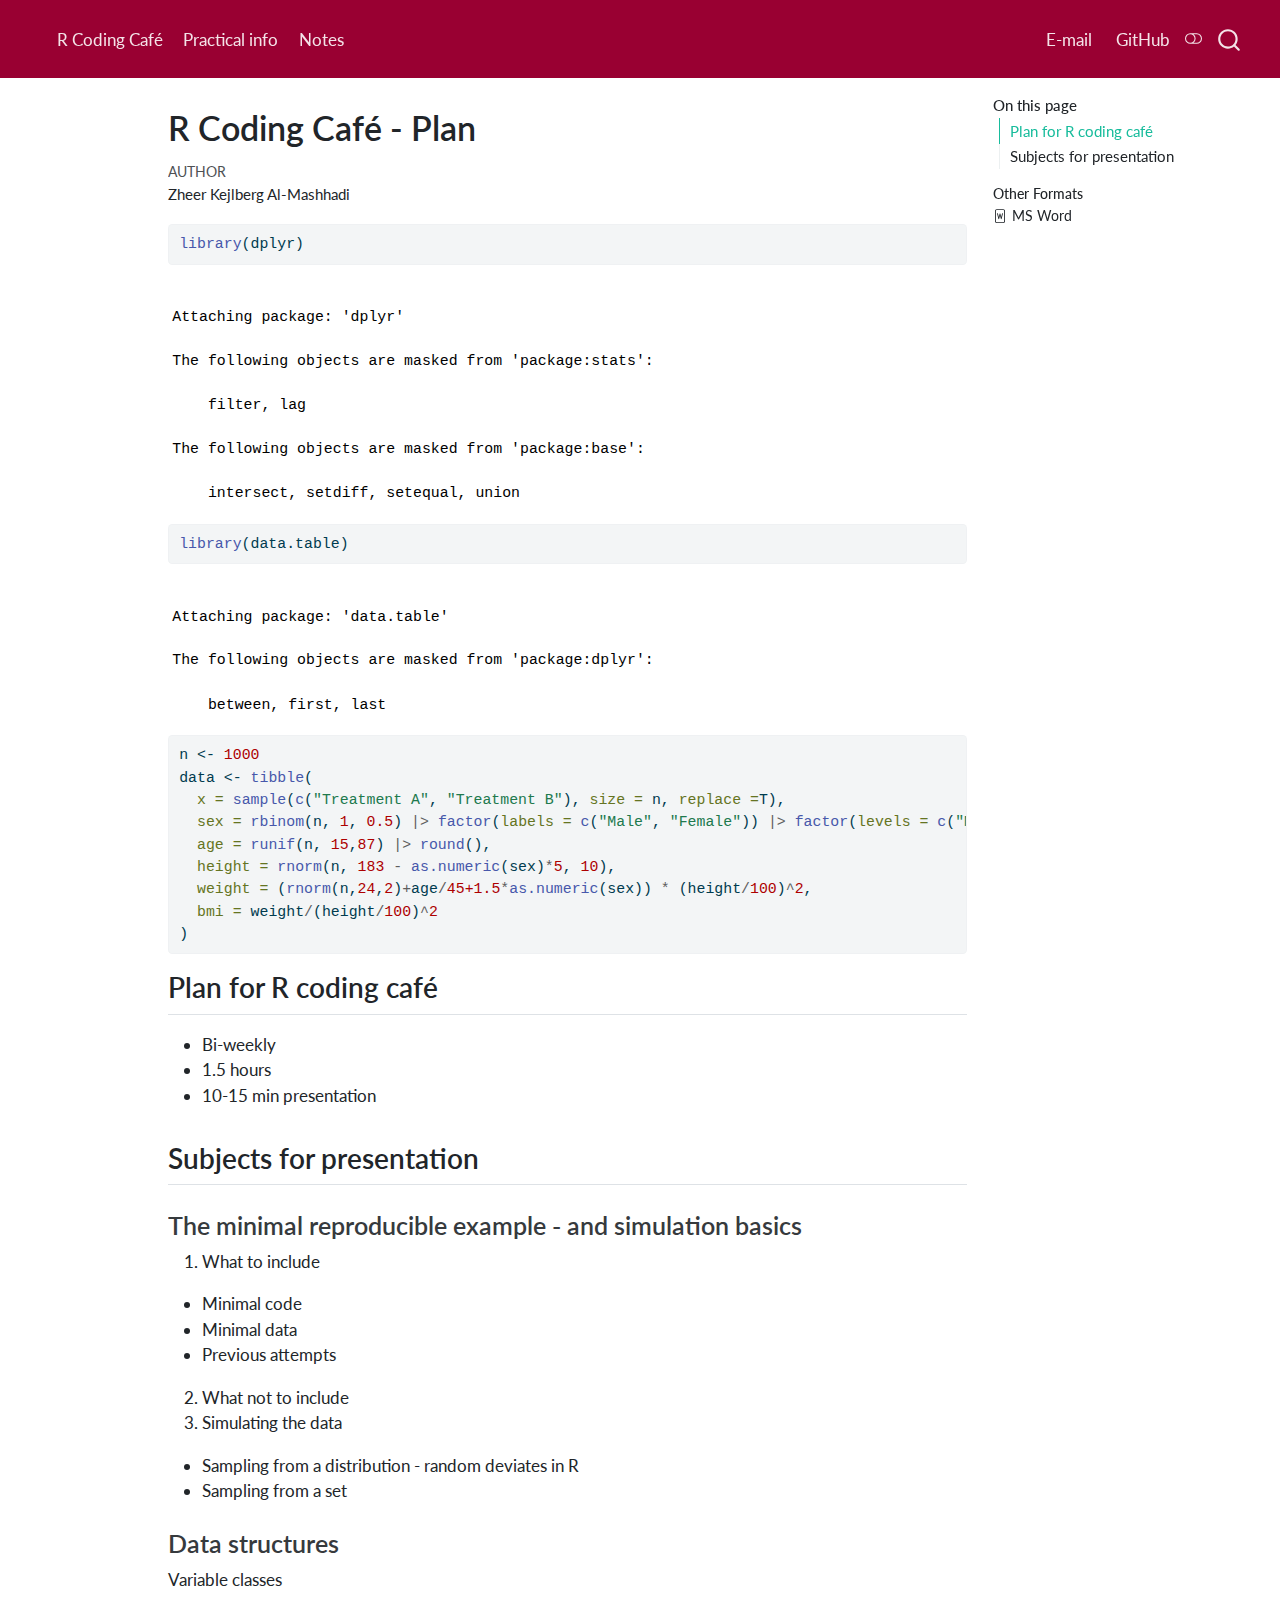
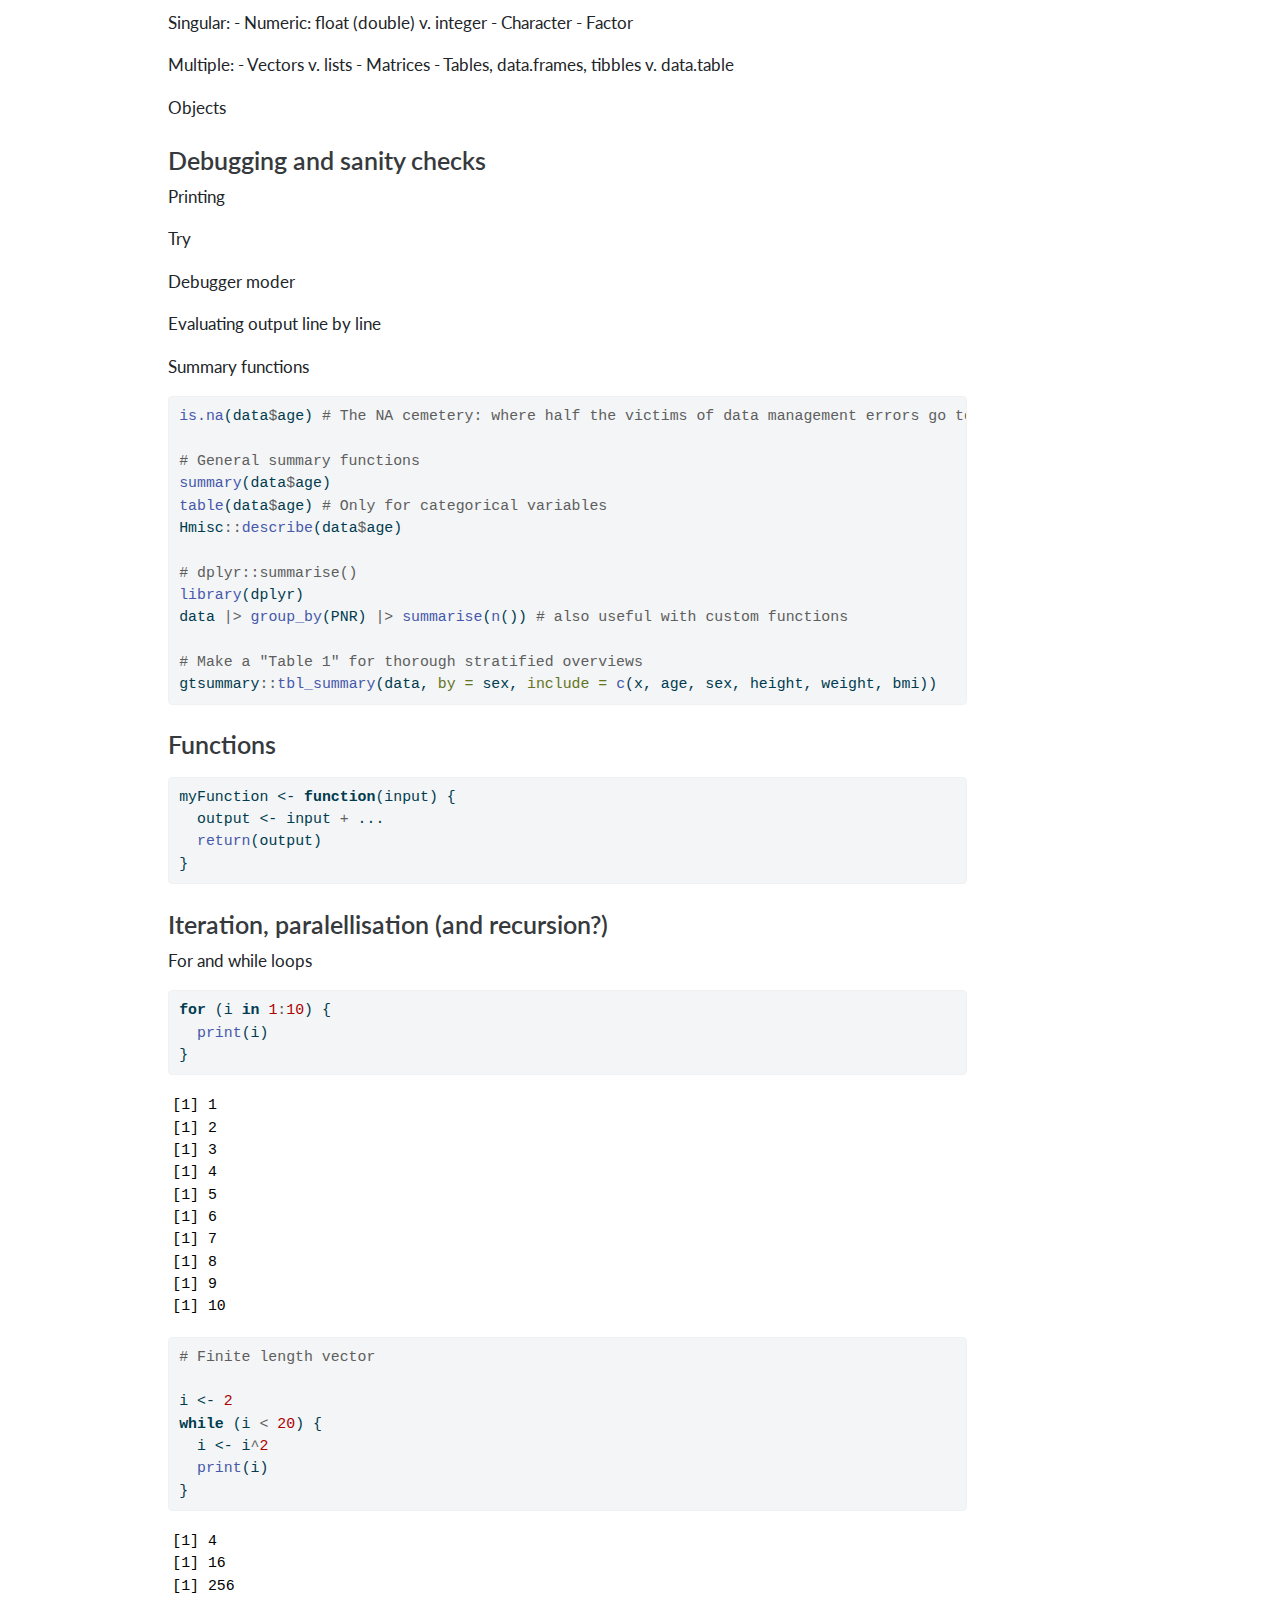
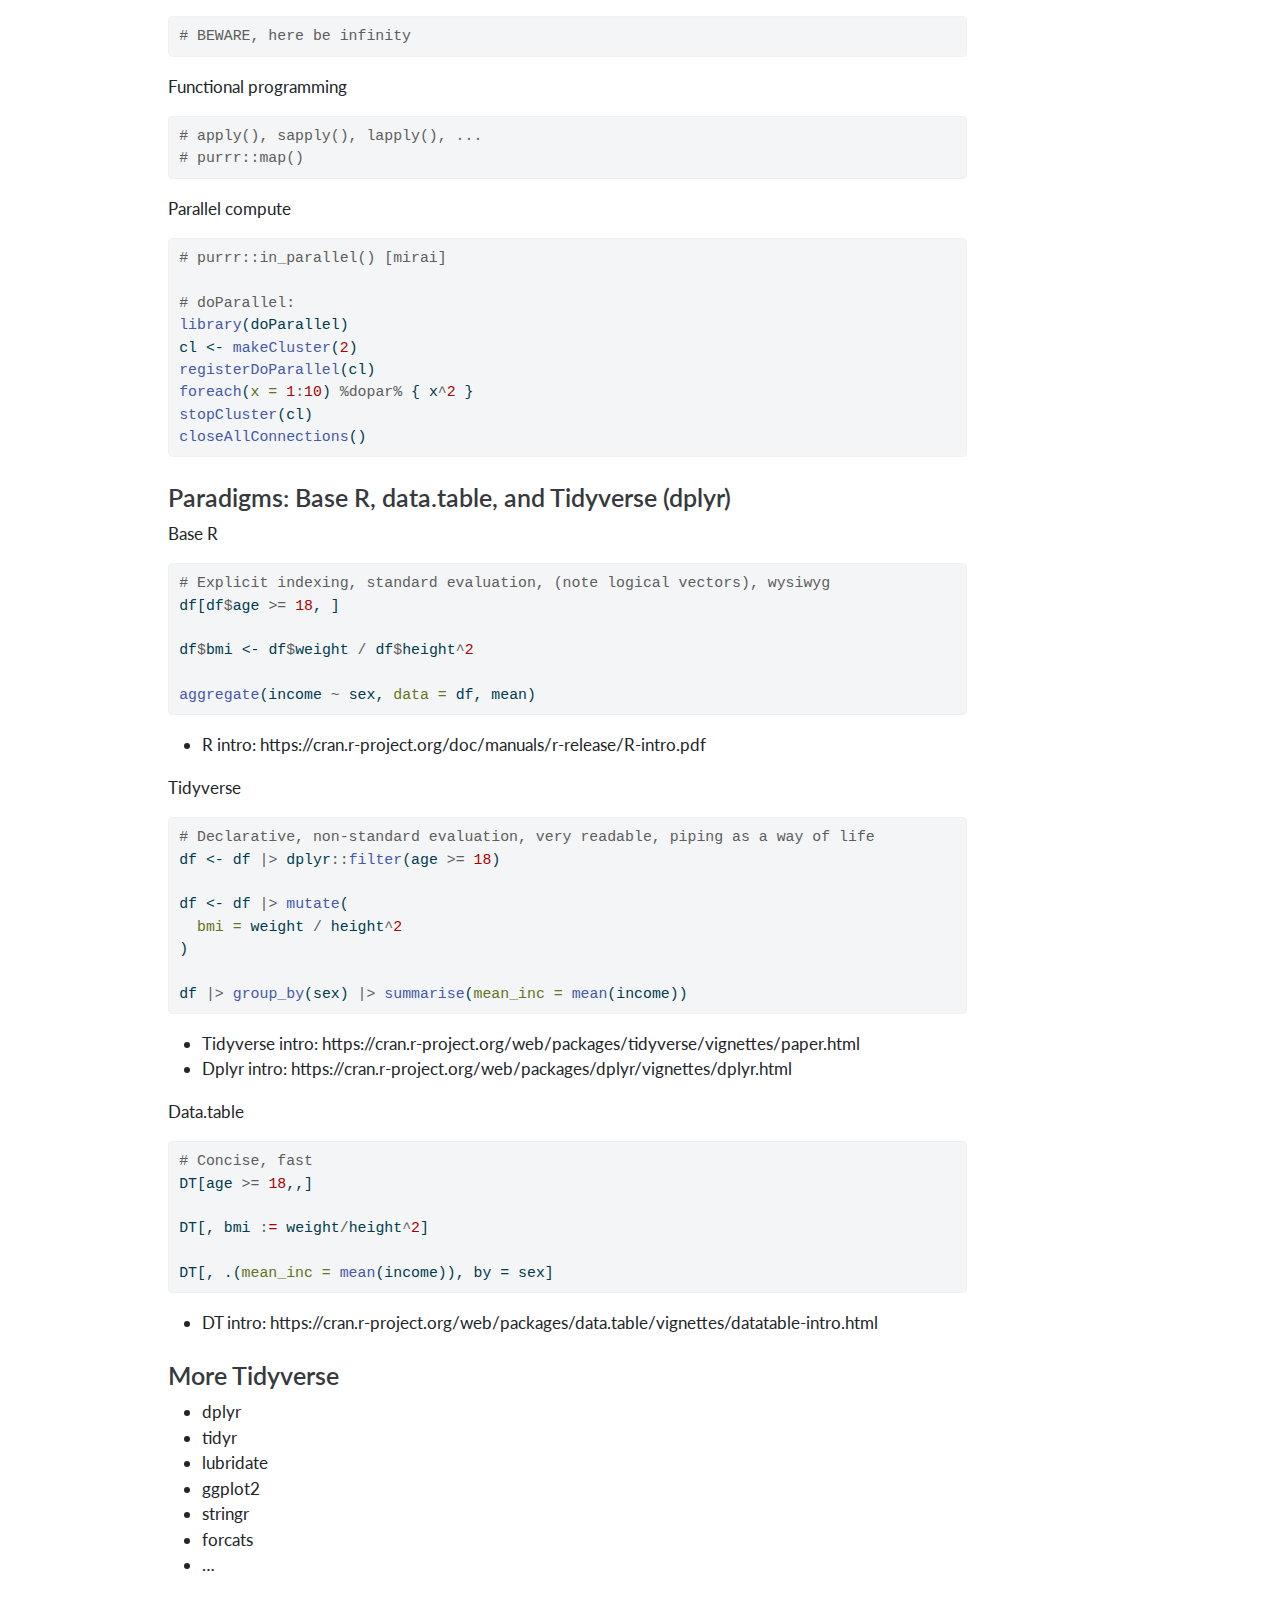
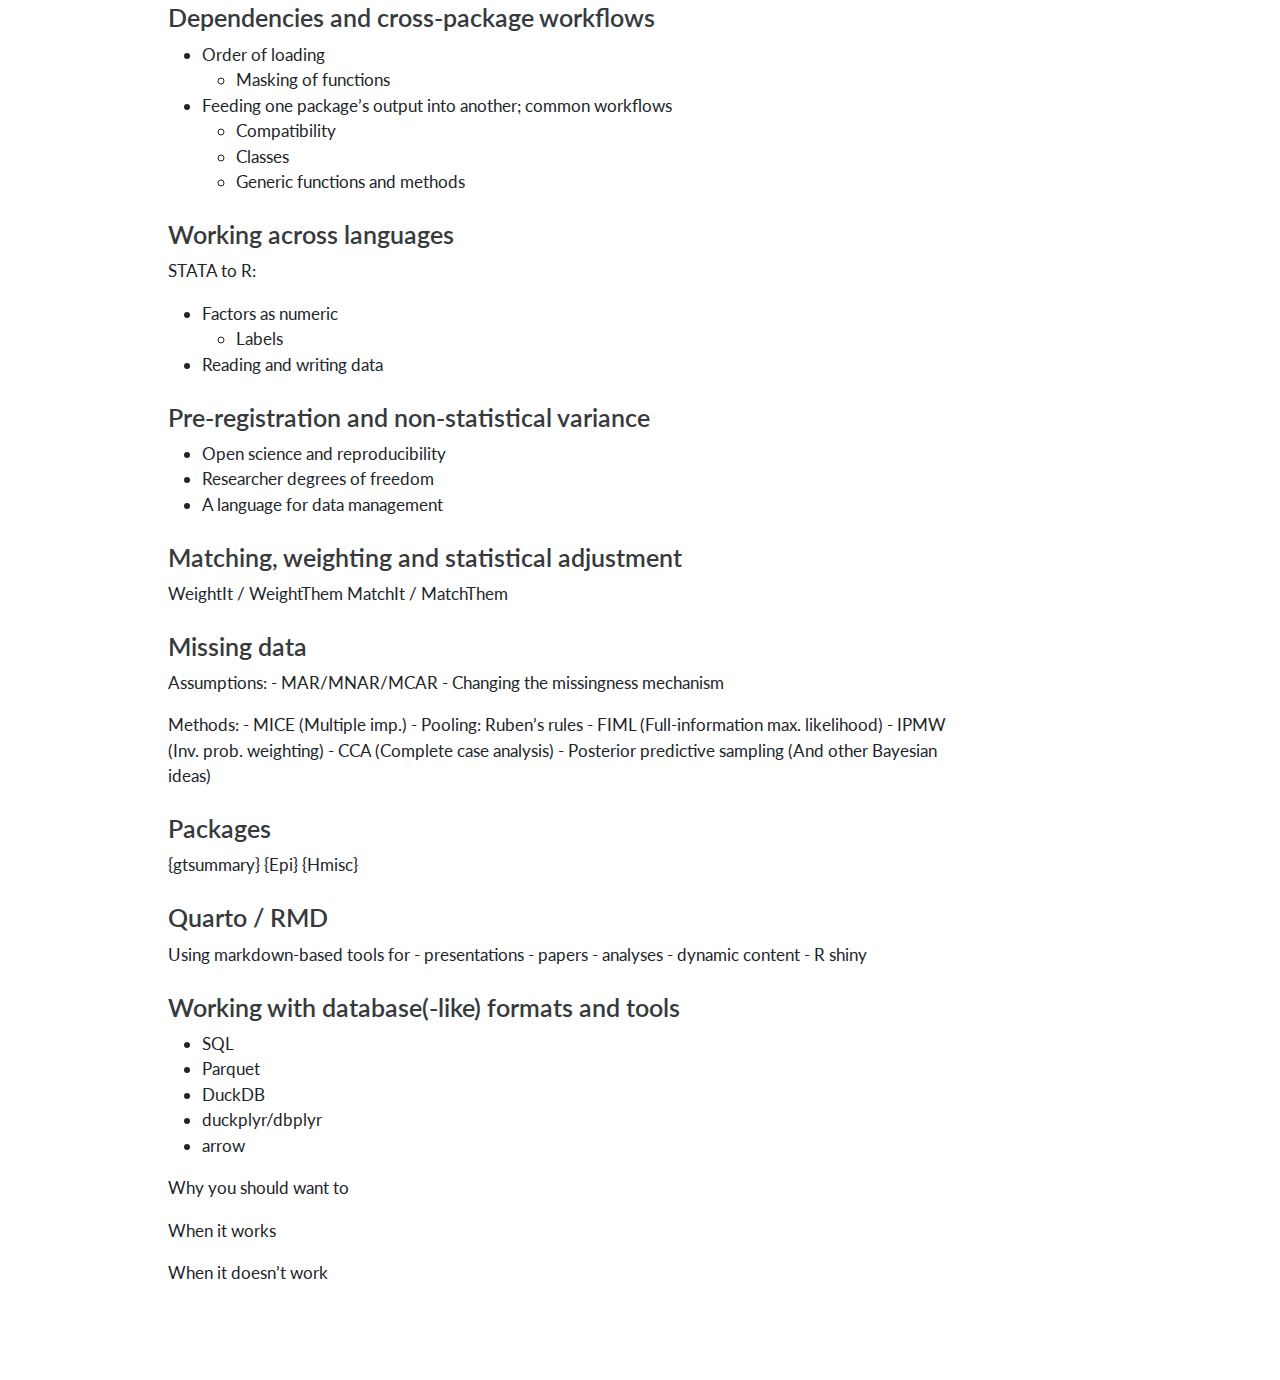
<file: Misc/Plan.html>
<!DOCTYPE html>
<html xmlns="http://www.w3.org/1999/xhtml" lang="en" xml:lang="en"><head>

<meta charset="utf-8">
<meta name="generator" content="quarto-1.7.32">

<meta name="viewport" content="width=device-width, initial-scale=1.0, user-scalable=yes">

<meta name="author" content="Zheer Kejlberg Al-Mashhadi">

<title>R Coding Café - Plan – ZKA</title>
<style>
code{white-space: pre-wrap;}
span.smallcaps{font-variant: small-caps;}
div.columns{display: flex; gap: min(4vw, 1.5em);}
div.column{flex: auto; overflow-x: auto;}
div.hanging-indent{margin-left: 1.5em; text-indent: -1.5em;}
ul.task-list{list-style: none;}
ul.task-list li input[type="checkbox"] {
  width: 0.8em;
  margin: 0 0.8em 0.2em -1em; /* quarto-specific, see https://github.com/quarto-dev/quarto-cli/issues/4556 */ 
  vertical-align: middle;
}
/* CSS for syntax highlighting */
html { -webkit-text-size-adjust: 100%; }
pre > code.sourceCode { white-space: pre; position: relative; }
pre > code.sourceCode > span { display: inline-block; line-height: 1.25; }
pre > code.sourceCode > span:empty { height: 1.2em; }
.sourceCode { overflow: visible; }
code.sourceCode > span { color: inherit; text-decoration: inherit; }
div.sourceCode { margin: 1em 0; }
pre.sourceCode { margin: 0; }
@media screen {
div.sourceCode { overflow: auto; }
}
@media print {
pre > code.sourceCode { white-space: pre-wrap; }
pre > code.sourceCode > span { text-indent: -5em; padding-left: 5em; }
}
pre.numberSource code
  { counter-reset: source-line 0; }
pre.numberSource code > span
  { position: relative; left: -4em; counter-increment: source-line; }
pre.numberSource code > span > a:first-child::before
  { content: counter(source-line);
    position: relative; left: -1em; text-align: right; vertical-align: baseline;
    border: none; display: inline-block;
    -webkit-touch-callout: none; -webkit-user-select: none;
    -khtml-user-select: none; -moz-user-select: none;
    -ms-user-select: none; user-select: none;
    padding: 0 4px; width: 4em;
  }
pre.numberSource { margin-left: 3em;  padding-left: 4px; }
div.sourceCode
  {   }
@media screen {
pre > code.sourceCode > span > a:first-child::before { text-decoration: underline; }
}
</style>


<script src="../site_libs/quarto-nav/quarto-nav.js"></script>
<script src="../site_libs/quarto-nav/headroom.min.js"></script>
<script src="../site_libs/clipboard/clipboard.min.js"></script>
<script src="../site_libs/quarto-search/autocomplete.umd.js"></script>
<script src="../site_libs/quarto-search/fuse.min.js"></script>
<script src="../site_libs/quarto-search/quarto-search.js"></script>
<meta name="quarto:offset" content="../">
<script src="../site_libs/quarto-html/quarto.js" type="module"></script>
<script src="../site_libs/quarto-html/tabsets/tabsets.js" type="module"></script>
<script src="../site_libs/quarto-html/popper.min.js"></script>
<script src="../site_libs/quarto-html/tippy.umd.min.js"></script>
<script src="../site_libs/quarto-html/anchor.min.js"></script>
<link href="../site_libs/quarto-html/tippy.css" rel="stylesheet">
<link href="../site_libs/quarto-html/quarto-syntax-highlighting-37eea08aefeeee20ff55810ff984fec1.css" rel="stylesheet" class="quarto-color-scheme" id="quarto-text-highlighting-styles">
<link href="../site_libs/quarto-html/quarto-syntax-highlighting-dark-2fef5ea3f8957b3e4ecc936fc74692ca.css" rel="stylesheet" class="quarto-color-scheme quarto-color-alternate" id="quarto-text-highlighting-styles">
<link href="../site_libs/quarto-html/quarto-syntax-highlighting-37eea08aefeeee20ff55810ff984fec1.css" rel="stylesheet" class="quarto-color-scheme-extra" id="quarto-text-highlighting-styles">
<script src="../site_libs/bootstrap/bootstrap.min.js"></script>
<link href="../site_libs/bootstrap/bootstrap-icons.css" rel="stylesheet">
<link href="../site_libs/bootstrap/bootstrap-3e418eaae8650517376f1493a757afdf.min.css" rel="stylesheet" append-hash="true" class="quarto-color-scheme" id="quarto-bootstrap" data-mode="light">
<link href="../site_libs/bootstrap/bootstrap-dark-1e9b8a468fe9e9ce091aaf6dbf620aec.min.css" rel="stylesheet" append-hash="true" class="quarto-color-scheme quarto-color-alternate" id="quarto-bootstrap" data-mode="dark">
<link href="../site_libs/bootstrap/bootstrap-3e418eaae8650517376f1493a757afdf.min.css" rel="stylesheet" append-hash="true" class="quarto-color-scheme-extra" id="quarto-bootstrap" data-mode="light">
<script src="../site_libs/quarto-contrib/iconify-3.0.0/iconify-icon.min.js"></script>
<script id="quarto-search-options" type="application/json">{
  "location": "navbar",
  "copy-button": false,
  "collapse-after": 3,
  "panel-placement": "end",
  "type": "overlay",
  "limit": 50,
  "keyboard-shortcut": [
    "f",
    "/",
    "s"
  ],
  "show-item-context": false,
  "language": {
    "search-no-results-text": "No results",
    "search-matching-documents-text": "matching documents",
    "search-copy-link-title": "Copy link to search",
    "search-hide-matches-text": "Hide additional matches",
    "search-more-match-text": "more match in this document",
    "search-more-matches-text": "more matches in this document",
    "search-clear-button-title": "Clear",
    "search-text-placeholder": "",
    "search-detached-cancel-button-title": "Cancel",
    "search-submit-button-title": "Submit",
    "search-label": "Search"
  }
}</script>


<link rel="stylesheet" href="../css/style.css">
</head>

<body class="nav-fixed quarto-light"><script id="quarto-html-before-body" type="application/javascript">
    const toggleBodyColorMode = (bsSheetEl) => {
      const mode = bsSheetEl.getAttribute("data-mode");
      const bodyEl = window.document.querySelector("body");
      if (mode === "dark") {
        bodyEl.classList.add("quarto-dark");
        bodyEl.classList.remove("quarto-light");
      } else {
        bodyEl.classList.add("quarto-light");
        bodyEl.classList.remove("quarto-dark");
      }
    }
    const toggleBodyColorPrimary = () => {
      const bsSheetEl = window.document.querySelector("link#quarto-bootstrap:not([rel=disabled-stylesheet])");
      if (bsSheetEl) {
        toggleBodyColorMode(bsSheetEl);
      }
    }
    const setColorSchemeToggle = (alternate) => {
      const toggles = window.document.querySelectorAll('.quarto-color-scheme-toggle');
      for (let i=0; i < toggles.length; i++) {
        const toggle = toggles[i];
        if (toggle) {
          if (alternate) {
            toggle.classList.add("alternate");
          } else {
            toggle.classList.remove("alternate");
          }
        }
      }
    };
    const toggleColorMode = (alternate) => {
      // Switch the stylesheets
      const primaryStylesheets = window.document.querySelectorAll('link.quarto-color-scheme:not(.quarto-color-alternate)');
      const alternateStylesheets = window.document.querySelectorAll('link.quarto-color-scheme.quarto-color-alternate');
      manageTransitions('#quarto-margin-sidebar .nav-link', false);
      if (alternate) {
        // note: dark is layered on light, we don't disable primary!
        enableStylesheet(alternateStylesheets);
        for (const sheetNode of alternateStylesheets) {
          if (sheetNode.id === "quarto-bootstrap") {
            toggleBodyColorMode(sheetNode);
          }
        }
      } else {
        disableStylesheet(alternateStylesheets);
        enableStylesheet(primaryStylesheets)
        toggleBodyColorPrimary();
      }
      manageTransitions('#quarto-margin-sidebar .nav-link', true);
      // Switch the toggles
      setColorSchemeToggle(alternate)
      // Hack to workaround the fact that safari doesn't
      // properly recolor the scrollbar when toggling (#1455)
      if (navigator.userAgent.indexOf('Safari') > 0 && navigator.userAgent.indexOf('Chrome') == -1) {
        manageTransitions("body", false);
        window.scrollTo(0, 1);
        setTimeout(() => {
          window.scrollTo(0, 0);
          manageTransitions("body", true);
        }, 40);
      }
    }
    const disableStylesheet = (stylesheets) => {
      for (let i=0; i < stylesheets.length; i++) {
        const stylesheet = stylesheets[i];
        stylesheet.rel = 'disabled-stylesheet';
      }
    }
    const enableStylesheet = (stylesheets) => {
      for (let i=0; i < stylesheets.length; i++) {
        const stylesheet = stylesheets[i];
        if(stylesheet.rel !== 'stylesheet') { // for Chrome, which will still FOUC without this check
          stylesheet.rel = 'stylesheet';
        }
      }
    }
    const manageTransitions = (selector, allowTransitions) => {
      const els = window.document.querySelectorAll(selector);
      for (let i=0; i < els.length; i++) {
        const el = els[i];
        if (allowTransitions) {
          el.classList.remove('notransition');
        } else {
          el.classList.add('notransition');
        }
      }
    }
    const isFileUrl = () => {
      return window.location.protocol === 'file:';
    }
    const hasAlternateSentinel = () => {
      let styleSentinel = getColorSchemeSentinel();
      if (styleSentinel !== null) {
        return styleSentinel === "alternate";
      } else {
        return false;
      }
    }
    const setStyleSentinel = (alternate) => {
      const value = alternate ? "alternate" : "default";
      if (!isFileUrl()) {
        window.localStorage.setItem("quarto-color-scheme", value);
      } else {
        localAlternateSentinel = value;
      }
    }
    const getColorSchemeSentinel = () => {
      if (!isFileUrl()) {
        const storageValue = window.localStorage.getItem("quarto-color-scheme");
        return storageValue != null ? storageValue : localAlternateSentinel;
      } else {
        return localAlternateSentinel;
      }
    }
    const toggleGiscusIfUsed = (isAlternate, darkModeDefault) => {
      const baseTheme = document.querySelector('#giscus-base-theme')?.value ?? 'light';
      const alternateTheme = document.querySelector('#giscus-alt-theme')?.value ?? 'dark';
      let newTheme = '';
      if(authorPrefersDark) {
        newTheme = isAlternate ? baseTheme : alternateTheme;
      } else {
        newTheme = isAlternate ? alternateTheme : baseTheme;
      }
      const changeGiscusTheme = () => {
        // From: https://github.com/giscus/giscus/issues/336
        const sendMessage = (message) => {
          const iframe = document.querySelector('iframe.giscus-frame');
          if (!iframe) return;
          iframe.contentWindow.postMessage({ giscus: message }, 'https://giscus.app');
        }
        sendMessage({
          setConfig: {
            theme: newTheme
          }
        });
      }
      const isGiscussLoaded = window.document.querySelector('iframe.giscus-frame') !== null;
      if (isGiscussLoaded) {
        changeGiscusTheme();
      }
    };
    const authorPrefersDark = false;
    const darkModeDefault = authorPrefersDark;
      document.querySelector('link#quarto-text-highlighting-styles.quarto-color-scheme-extra').rel = 'disabled-stylesheet';
      document.querySelector('link#quarto-bootstrap.quarto-color-scheme-extra').rel = 'disabled-stylesheet';
    let localAlternateSentinel = darkModeDefault ? 'alternate' : 'default';
    // Dark / light mode switch
    window.quartoToggleColorScheme = () => {
      // Read the current dark / light value
      let toAlternate = !hasAlternateSentinel();
      toggleColorMode(toAlternate);
      setStyleSentinel(toAlternate);
      toggleGiscusIfUsed(toAlternate, darkModeDefault);
      window.dispatchEvent(new Event('resize'));
    };
    // Switch to dark mode if need be
    if (hasAlternateSentinel()) {
      toggleColorMode(true);
    } else {
      toggleColorMode(false);
    }
  </script>

<div id="quarto-search-results"></div>
  <header id="quarto-header" class="headroom fixed-top">
    <nav class="navbar navbar-expand-lg " data-bs-theme="dark">
      <div class="navbar-container container-fluid">
      <div class="navbar-brand-container mx-auto">
    <a class="navbar-brand" href="../index.html">
    <span class="navbar-title"></span>
    </a>
  </div>
            <div id="quarto-search" class="" title="Search"></div>
          <button class="navbar-toggler" type="button" data-bs-toggle="collapse" data-bs-target="#navbarCollapse" aria-controls="navbarCollapse" role="menu" aria-expanded="false" aria-label="Toggle navigation" onclick="if (window.quartoToggleHeadroom) { window.quartoToggleHeadroom(); }">
  <span class="navbar-toggler-icon"></span>
</button>
          <div class="collapse navbar-collapse" id="navbarCollapse">
            <ul class="navbar-nav navbar-nav-scroll me-auto">
  <li class="nav-item">
    <a class="nav-link" href="../index.html"> 
<span class="menu-text">R Coding Café</span></a>
  </li>  
  <li class="nav-item">
    <a class="nav-link" href="../practical-info.html"> 
<span class="menu-text">Practical info</span></a>
  </li>  
  <li class="nav-item">
    <a class="nav-link" href="../notes.html"> 
<span class="menu-text">Notes</span></a>
  </li>  
</ul>
            <ul class="navbar-nav navbar-nav-scroll ms-auto">
  <li class="nav-item">
    <a class="nav-link" href="mailto:contact@zheer.dk"> 
<span class="menu-text"><iconify-icon role="img" inline="" icon="fa6-solid:at" aria-label="Icon at from fa6-solid Iconify.design set." title="E-mail" width="19px"></iconify-icon> <span id="hide-nav-item">E-mail</span></span></a>
  </li>  
  <li class="nav-item">
    <a class="nav-link" href="https://github.com/steno-aarhus"> 
<span class="menu-text"><iconify-icon role="img" inline="" icon="fa6-brands:square-github" aria-label="Icon square-github from fa6-brands Iconify.design set." title="GitHub" width="19px"></iconify-icon> <span id="hide-nav-item">GitHub</span></span></a>
  </li>  
</ul>
          </div> <!-- /navcollapse -->
            <div class="quarto-navbar-tools">
  <a href="" class="quarto-color-scheme-toggle quarto-navigation-tool  px-1" onclick="window.quartoToggleColorScheme(); return false;" title="Toggle dark mode"><i class="bi"></i></a>
</div>
      </div> <!-- /container-fluid -->
    </nav>
</header>
<!-- content -->
<div id="quarto-content" class="quarto-container page-columns page-rows-contents page-layout-article page-navbar">
<!-- sidebar -->
<!-- margin-sidebar -->
    <div id="quarto-margin-sidebar" class="sidebar margin-sidebar">
        <nav id="TOC" role="doc-toc" class="toc-active">
    <h2 id="toc-title">On this page</h2>
   
  <ul>
  <li><a href="#plan-for-r-coding-café" id="toc-plan-for-r-coding-café" class="nav-link active" data-scroll-target="#plan-for-r-coding-café">Plan for R coding café</a></li>
  <li><a href="#subjects-for-presentation" id="toc-subjects-for-presentation" class="nav-link" data-scroll-target="#subjects-for-presentation">Subjects for presentation</a>
  <ul class="collapse">
  <li><a href="#the-minimal-reproducible-example---and-simulation-basics" id="toc-the-minimal-reproducible-example---and-simulation-basics" class="nav-link" data-scroll-target="#the-minimal-reproducible-example---and-simulation-basics">The minimal reproducible example - and simulation basics</a></li>
  <li><a href="#data-structures" id="toc-data-structures" class="nav-link" data-scroll-target="#data-structures">Data structures</a></li>
  <li><a href="#debugging-and-sanity-checks" id="toc-debugging-and-sanity-checks" class="nav-link" data-scroll-target="#debugging-and-sanity-checks">Debugging and sanity checks</a></li>
  <li><a href="#functions" id="toc-functions" class="nav-link" data-scroll-target="#functions">Functions</a></li>
  <li><a href="#iteration-paralellisation-and-recursion" id="toc-iteration-paralellisation-and-recursion" class="nav-link" data-scroll-target="#iteration-paralellisation-and-recursion">Iteration, paralellisation (and recursion?)</a></li>
  <li><a href="#paradigms-base-r-data.table-and-tidyverse-dplyr" id="toc-paradigms-base-r-data.table-and-tidyverse-dplyr" class="nav-link" data-scroll-target="#paradigms-base-r-data.table-and-tidyverse-dplyr">Paradigms: Base R, data.table, and Tidyverse (dplyr)</a></li>
  <li><a href="#more-tidyverse" id="toc-more-tidyverse" class="nav-link" data-scroll-target="#more-tidyverse">More Tidyverse</a></li>
  <li><a href="#dependencies-and-cross-package-workflows" id="toc-dependencies-and-cross-package-workflows" class="nav-link" data-scroll-target="#dependencies-and-cross-package-workflows">Dependencies and cross-package workflows</a></li>
  <li><a href="#working-across-languages" id="toc-working-across-languages" class="nav-link" data-scroll-target="#working-across-languages">Working across languages</a></li>
  <li><a href="#pre-registration-and-non-statistical-variance" id="toc-pre-registration-and-non-statistical-variance" class="nav-link" data-scroll-target="#pre-registration-and-non-statistical-variance">Pre-registration and non-statistical variance</a></li>
  <li><a href="#matching-weighting-and-statistical-adjustment" id="toc-matching-weighting-and-statistical-adjustment" class="nav-link" data-scroll-target="#matching-weighting-and-statistical-adjustment">Matching, weighting and statistical adjustment</a></li>
  <li><a href="#missing-data" id="toc-missing-data" class="nav-link" data-scroll-target="#missing-data">Missing data</a></li>
  <li><a href="#packages" id="toc-packages" class="nav-link" data-scroll-target="#packages">Packages</a></li>
  <li><a href="#quarto-rmd" id="toc-quarto-rmd" class="nav-link" data-scroll-target="#quarto-rmd">Quarto / RMD</a></li>
  <li><a href="#working-with-database-like-formats-and-tools" id="toc-working-with-database-like-formats-and-tools" class="nav-link" data-scroll-target="#working-with-database-like-formats-and-tools">Working with database(-like) formats and tools</a></li>
  </ul></li>
  </ul>
<div class="quarto-alternate-formats"><h2>Other Formats</h2><ul><li><a href="Plan.docx"><i class="bi bi-file-word"></i>MS Word</a></li></ul></div></nav>
    </div>
<!-- main -->
<main class="content" id="quarto-document-content">


<header id="title-block-header" class="quarto-title-block default">
<div class="quarto-title">
<h1 class="title">R Coding Café - Plan</h1>
</div>



<div class="quarto-title-meta">

    <div>
    <div class="quarto-title-meta-heading">Author</div>
    <div class="quarto-title-meta-contents">
             <p>Zheer Kejlberg Al-Mashhadi </p>
          </div>
  </div>
    
  
    
  </div>
  


</header>


<div class="cell">
<div class="sourceCode cell-code" id="cb1"><pre class="sourceCode r code-with-copy"><code class="sourceCode r"><span id="cb1-1"><a href="#cb1-1" aria-hidden="true" tabindex="-1"></a><span class="fu">library</span>(dplyr)</span></code><button title="Copy to Clipboard" class="code-copy-button"><i class="bi"></i></button></pre></div>
<div class="cell-output cell-output-stderr">
<pre><code>
Attaching package: 'dplyr'</code></pre>
</div>
<div class="cell-output cell-output-stderr">
<pre><code>The following objects are masked from 'package:stats':

    filter, lag</code></pre>
</div>
<div class="cell-output cell-output-stderr">
<pre><code>The following objects are masked from 'package:base':

    intersect, setdiff, setequal, union</code></pre>
</div>
<div class="sourceCode cell-code" id="cb5"><pre class="sourceCode r code-with-copy"><code class="sourceCode r"><span id="cb5-1"><a href="#cb5-1" aria-hidden="true" tabindex="-1"></a><span class="fu">library</span>(data.table)</span></code><button title="Copy to Clipboard" class="code-copy-button"><i class="bi"></i></button></pre></div>
<div class="cell-output cell-output-stderr">
<pre><code>
Attaching package: 'data.table'</code></pre>
</div>
<div class="cell-output cell-output-stderr">
<pre><code>The following objects are masked from 'package:dplyr':

    between, first, last</code></pre>
</div>
<div class="sourceCode cell-code" id="cb8"><pre class="sourceCode r code-with-copy"><code class="sourceCode r"><span id="cb8-1"><a href="#cb8-1" aria-hidden="true" tabindex="-1"></a>n <span class="ot">&lt;-</span> <span class="dv">1000</span></span>
<span id="cb8-2"><a href="#cb8-2" aria-hidden="true" tabindex="-1"></a>data <span class="ot">&lt;-</span> <span class="fu">tibble</span>(</span>
<span id="cb8-3"><a href="#cb8-3" aria-hidden="true" tabindex="-1"></a>  <span class="at">x =</span> <span class="fu">sample</span>(<span class="fu">c</span>(<span class="st">"Treatment A"</span>, <span class="st">"Treatment B"</span>), <span class="at">size =</span> n, <span class="at">replace =</span>T),</span>
<span id="cb8-4"><a href="#cb8-4" aria-hidden="true" tabindex="-1"></a>  <span class="at">sex =</span> <span class="fu">rbinom</span>(n, <span class="dv">1</span>, <span class="fl">0.5</span>) <span class="sc">|&gt;</span> <span class="fu">factor</span>(<span class="at">labels =</span> <span class="fu">c</span>(<span class="st">"Male"</span>, <span class="st">"Female"</span>)) <span class="sc">|&gt;</span> <span class="fu">factor</span>(<span class="at">levels =</span> <span class="fu">c</span>(<span class="st">"Male"</span>, <span class="st">"Female"</span>)),</span>
<span id="cb8-5"><a href="#cb8-5" aria-hidden="true" tabindex="-1"></a>  <span class="at">age =</span> <span class="fu">runif</span>(n, <span class="dv">15</span>,<span class="dv">87</span>) <span class="sc">|&gt;</span> <span class="fu">round</span>(),</span>
<span id="cb8-6"><a href="#cb8-6" aria-hidden="true" tabindex="-1"></a>  <span class="at">height =</span> <span class="fu">rnorm</span>(n, <span class="dv">183</span> <span class="sc">-</span> <span class="fu">as.numeric</span>(sex)<span class="sc">*</span><span class="dv">5</span>, <span class="dv">10</span>),</span>
<span id="cb8-7"><a href="#cb8-7" aria-hidden="true" tabindex="-1"></a>  <span class="at">weight =</span> (<span class="fu">rnorm</span>(n,<span class="dv">24</span>,<span class="dv">2</span>)<span class="sc">+</span>age<span class="sc">/</span><span class="dv">45</span><span class="fl">+1.5</span><span class="sc">*</span><span class="fu">as.numeric</span>(sex)) <span class="sc">*</span> (height<span class="sc">/</span><span class="dv">100</span>)<span class="sc">^</span><span class="dv">2</span>,</span>
<span id="cb8-8"><a href="#cb8-8" aria-hidden="true" tabindex="-1"></a>  <span class="at">bmi =</span> weight<span class="sc">/</span>(height<span class="sc">/</span><span class="dv">100</span>)<span class="sc">^</span><span class="dv">2</span></span>
<span id="cb8-9"><a href="#cb8-9" aria-hidden="true" tabindex="-1"></a>)</span></code><button title="Copy to Clipboard" class="code-copy-button"><i class="bi"></i></button></pre></div>
</div>
<section id="plan-for-r-coding-café" class="level2">
<h2 class="anchored" data-anchor-id="plan-for-r-coding-café">Plan for R coding café</h2>
<ul>
<li>Bi-weekly</li>
<li>1.5 hours</li>
<li>10-15 min presentation</li>
</ul>
</section>
<section id="subjects-for-presentation" class="level2">
<h2 class="anchored" data-anchor-id="subjects-for-presentation">Subjects for presentation</h2>
<section id="the-minimal-reproducible-example---and-simulation-basics" class="level3">
<h3 class="anchored" data-anchor-id="the-minimal-reproducible-example---and-simulation-basics">The minimal reproducible example - and simulation basics</h3>
<ol type="1">
<li>What to include</li>
</ol>
<ul>
<li>Minimal code</li>
<li>Minimal data</li>
<li>Previous attempts</li>
</ul>
<ol start="2" type="1">
<li>What not to include</li>
<li>Simulating the data</li>
</ol>
<ul>
<li>Sampling from a distribution - random deviates in R</li>
<li>Sampling from a set</li>
</ul>
</section>
<section id="data-structures" class="level3">
<h3 class="anchored" data-anchor-id="data-structures">Data structures</h3>
<p>Variable classes</p>
<p>Singular: - Numeric: float (double) v. integer - Character - Factor</p>
<p>Multiple: - Vectors v. lists - Matrices - Tables, data.frames, tibbles v. data.table</p>
<p>Objects</p>
</section>
<section id="debugging-and-sanity-checks" class="level3">
<h3 class="anchored" data-anchor-id="debugging-and-sanity-checks">Debugging and sanity checks</h3>
<p>Printing</p>
<p>Try</p>
<p>Debugger moder</p>
<p>Evaluating output line by line</p>
<p>Summary functions</p>
<div class="cell">
<div class="sourceCode cell-code" id="cb9"><pre class="sourceCode r code-with-copy"><code class="sourceCode r"><span id="cb9-1"><a href="#cb9-1" aria-hidden="true" tabindex="-1"></a><span class="fu">is.na</span>(data<span class="sc">$</span>age) <span class="co"># The NA cemetery: where half the victims of data management errors go to rest</span></span>
<span id="cb9-2"><a href="#cb9-2" aria-hidden="true" tabindex="-1"></a></span>
<span id="cb9-3"><a href="#cb9-3" aria-hidden="true" tabindex="-1"></a><span class="co"># General summary functions</span></span>
<span id="cb9-4"><a href="#cb9-4" aria-hidden="true" tabindex="-1"></a><span class="fu">summary</span>(data<span class="sc">$</span>age)</span>
<span id="cb9-5"><a href="#cb9-5" aria-hidden="true" tabindex="-1"></a><span class="fu">table</span>(data<span class="sc">$</span>age) <span class="co"># Only for categorical variables</span></span>
<span id="cb9-6"><a href="#cb9-6" aria-hidden="true" tabindex="-1"></a>Hmisc<span class="sc">::</span><span class="fu">describe</span>(data<span class="sc">$</span>age)</span>
<span id="cb9-7"><a href="#cb9-7" aria-hidden="true" tabindex="-1"></a></span>
<span id="cb9-8"><a href="#cb9-8" aria-hidden="true" tabindex="-1"></a><span class="co"># dplyr::summarise()</span></span>
<span id="cb9-9"><a href="#cb9-9" aria-hidden="true" tabindex="-1"></a><span class="fu">library</span>(dplyr)</span>
<span id="cb9-10"><a href="#cb9-10" aria-hidden="true" tabindex="-1"></a>data <span class="sc">|&gt;</span> <span class="fu">group_by</span>(PNR) <span class="sc">|&gt;</span> <span class="fu">summarise</span>(<span class="fu">n</span>()) <span class="co"># also useful with custom functions</span></span>
<span id="cb9-11"><a href="#cb9-11" aria-hidden="true" tabindex="-1"></a></span>
<span id="cb9-12"><a href="#cb9-12" aria-hidden="true" tabindex="-1"></a><span class="co"># Make a "Table 1" for thorough stratified overviews</span></span>
<span id="cb9-13"><a href="#cb9-13" aria-hidden="true" tabindex="-1"></a>gtsummary<span class="sc">::</span><span class="fu">tbl_summary</span>(data, <span class="at">by =</span> sex, <span class="at">include =</span> <span class="fu">c</span>(x, age, sex, height, weight, bmi))</span></code><button title="Copy to Clipboard" class="code-copy-button"><i class="bi"></i></button></pre></div>
</div>
</section>
<section id="functions" class="level3">
<h3 class="anchored" data-anchor-id="functions">Functions</h3>
<div class="cell">
<div class="sourceCode cell-code" id="cb10"><pre class="sourceCode r code-with-copy"><code class="sourceCode r"><span id="cb10-1"><a href="#cb10-1" aria-hidden="true" tabindex="-1"></a>myFunction <span class="ot">&lt;-</span> <span class="cf">function</span>(input) {</span>
<span id="cb10-2"><a href="#cb10-2" aria-hidden="true" tabindex="-1"></a>  output <span class="ot">&lt;-</span> input <span class="sc">+</span> ...</span>
<span id="cb10-3"><a href="#cb10-3" aria-hidden="true" tabindex="-1"></a>  <span class="fu">return</span>(output)</span>
<span id="cb10-4"><a href="#cb10-4" aria-hidden="true" tabindex="-1"></a>}</span></code><button title="Copy to Clipboard" class="code-copy-button"><i class="bi"></i></button></pre></div>
</div>
</section>
<section id="iteration-paralellisation-and-recursion" class="level3">
<h3 class="anchored" data-anchor-id="iteration-paralellisation-and-recursion">Iteration, paralellisation (and recursion?)</h3>
<p>For and while loops</p>
<div class="cell">
<div class="sourceCode cell-code" id="cb11"><pre class="sourceCode r code-with-copy"><code class="sourceCode r"><span id="cb11-1"><a href="#cb11-1" aria-hidden="true" tabindex="-1"></a><span class="cf">for</span> (i <span class="cf">in</span> <span class="dv">1</span><span class="sc">:</span><span class="dv">10</span>) {</span>
<span id="cb11-2"><a href="#cb11-2" aria-hidden="true" tabindex="-1"></a>  <span class="fu">print</span>(i)</span>
<span id="cb11-3"><a href="#cb11-3" aria-hidden="true" tabindex="-1"></a>}</span></code><button title="Copy to Clipboard" class="code-copy-button"><i class="bi"></i></button></pre></div>
<div class="cell-output cell-output-stdout">
<pre><code>[1] 1
[1] 2
[1] 3
[1] 4
[1] 5
[1] 6
[1] 7
[1] 8
[1] 9
[1] 10</code></pre>
</div>
<div class="sourceCode cell-code" id="cb13"><pre class="sourceCode r code-with-copy"><code class="sourceCode r"><span id="cb13-1"><a href="#cb13-1" aria-hidden="true" tabindex="-1"></a><span class="co"># Finite length vector</span></span>
<span id="cb13-2"><a href="#cb13-2" aria-hidden="true" tabindex="-1"></a></span>
<span id="cb13-3"><a href="#cb13-3" aria-hidden="true" tabindex="-1"></a>i <span class="ot">&lt;-</span> <span class="dv">2</span></span>
<span id="cb13-4"><a href="#cb13-4" aria-hidden="true" tabindex="-1"></a><span class="cf">while</span> (i <span class="sc">&lt;</span> <span class="dv">20</span>) {</span>
<span id="cb13-5"><a href="#cb13-5" aria-hidden="true" tabindex="-1"></a>  i <span class="ot">&lt;-</span> i<span class="sc">^</span><span class="dv">2</span></span>
<span id="cb13-6"><a href="#cb13-6" aria-hidden="true" tabindex="-1"></a>  <span class="fu">print</span>(i)</span>
<span id="cb13-7"><a href="#cb13-7" aria-hidden="true" tabindex="-1"></a>}</span></code><button title="Copy to Clipboard" class="code-copy-button"><i class="bi"></i></button></pre></div>
<div class="cell-output cell-output-stdout">
<pre><code>[1] 4
[1] 16
[1] 256</code></pre>
</div>
<div class="sourceCode cell-code" id="cb15"><pre class="sourceCode r code-with-copy"><code class="sourceCode r"><span id="cb15-1"><a href="#cb15-1" aria-hidden="true" tabindex="-1"></a><span class="co"># BEWARE, here be infinity</span></span></code><button title="Copy to Clipboard" class="code-copy-button"><i class="bi"></i></button></pre></div>
</div>
<p>Functional programming</p>
<div class="cell">
<div class="sourceCode cell-code" id="cb16"><pre class="sourceCode r code-with-copy"><code class="sourceCode r"><span id="cb16-1"><a href="#cb16-1" aria-hidden="true" tabindex="-1"></a><span class="co"># apply(), sapply(), lapply(), ...</span></span>
<span id="cb16-2"><a href="#cb16-2" aria-hidden="true" tabindex="-1"></a><span class="co"># purrr::map()</span></span></code><button title="Copy to Clipboard" class="code-copy-button"><i class="bi"></i></button></pre></div>
</div>
<p>Parallel compute</p>
<div class="cell">
<div class="sourceCode cell-code" id="cb17"><pre class="sourceCode r code-with-copy"><code class="sourceCode r"><span id="cb17-1"><a href="#cb17-1" aria-hidden="true" tabindex="-1"></a><span class="co"># purrr::in_parallel() [mirai]</span></span>
<span id="cb17-2"><a href="#cb17-2" aria-hidden="true" tabindex="-1"></a></span>
<span id="cb17-3"><a href="#cb17-3" aria-hidden="true" tabindex="-1"></a><span class="co"># doParallel:</span></span>
<span id="cb17-4"><a href="#cb17-4" aria-hidden="true" tabindex="-1"></a><span class="fu">library</span>(doParallel)</span>
<span id="cb17-5"><a href="#cb17-5" aria-hidden="true" tabindex="-1"></a>cl <span class="ot">&lt;-</span> <span class="fu">makeCluster</span>(<span class="dv">2</span>)</span>
<span id="cb17-6"><a href="#cb17-6" aria-hidden="true" tabindex="-1"></a><span class="fu">registerDoParallel</span>(cl)</span>
<span id="cb17-7"><a href="#cb17-7" aria-hidden="true" tabindex="-1"></a><span class="fu">foreach</span>(<span class="at">x =</span> <span class="dv">1</span><span class="sc">:</span><span class="dv">10</span>) <span class="sc">%dopar%</span> { x<span class="sc">^</span><span class="dv">2</span> }</span>
<span id="cb17-8"><a href="#cb17-8" aria-hidden="true" tabindex="-1"></a><span class="fu">stopCluster</span>(cl)</span>
<span id="cb17-9"><a href="#cb17-9" aria-hidden="true" tabindex="-1"></a><span class="fu">closeAllConnections</span>()</span></code><button title="Copy to Clipboard" class="code-copy-button"><i class="bi"></i></button></pre></div>
</div>
</section>
<section id="paradigms-base-r-data.table-and-tidyverse-dplyr" class="level3">
<h3 class="anchored" data-anchor-id="paradigms-base-r-data.table-and-tidyverse-dplyr">Paradigms: Base R, data.table, and Tidyverse (dplyr)</h3>
<p>Base R</p>
<div class="cell">
<div class="sourceCode cell-code" id="cb18"><pre class="sourceCode r code-with-copy"><code class="sourceCode r"><span id="cb18-1"><a href="#cb18-1" aria-hidden="true" tabindex="-1"></a><span class="co"># Explicit indexing, standard evaluation, (note logical vectors), wysiwyg</span></span>
<span id="cb18-2"><a href="#cb18-2" aria-hidden="true" tabindex="-1"></a>df[df<span class="sc">$</span>age <span class="sc">&gt;=</span> <span class="dv">18</span>, ]</span>
<span id="cb18-3"><a href="#cb18-3" aria-hidden="true" tabindex="-1"></a></span>
<span id="cb18-4"><a href="#cb18-4" aria-hidden="true" tabindex="-1"></a>df<span class="sc">$</span>bmi <span class="ot">&lt;-</span> df<span class="sc">$</span>weight <span class="sc">/</span> df<span class="sc">$</span>height<span class="sc">^</span><span class="dv">2</span></span>
<span id="cb18-5"><a href="#cb18-5" aria-hidden="true" tabindex="-1"></a></span>
<span id="cb18-6"><a href="#cb18-6" aria-hidden="true" tabindex="-1"></a><span class="fu">aggregate</span>(income <span class="sc">~</span> sex, <span class="at">data =</span> df, mean)</span></code><button title="Copy to Clipboard" class="code-copy-button"><i class="bi"></i></button></pre></div>
</div>
<ul>
<li>R intro: https://cran.r-project.org/doc/manuals/r-release/R-intro.pdf</li>
</ul>
<p>Tidyverse</p>
<div class="cell">
<div class="sourceCode cell-code" id="cb19"><pre class="sourceCode r code-with-copy"><code class="sourceCode r"><span id="cb19-1"><a href="#cb19-1" aria-hidden="true" tabindex="-1"></a><span class="co"># Declarative, non-standard evaluation, very readable, piping as a way of life</span></span>
<span id="cb19-2"><a href="#cb19-2" aria-hidden="true" tabindex="-1"></a>df <span class="ot">&lt;-</span> df <span class="sc">|&gt;</span> dplyr<span class="sc">::</span><span class="fu">filter</span>(age <span class="sc">&gt;=</span> <span class="dv">18</span>)</span>
<span id="cb19-3"><a href="#cb19-3" aria-hidden="true" tabindex="-1"></a></span>
<span id="cb19-4"><a href="#cb19-4" aria-hidden="true" tabindex="-1"></a>df <span class="ot">&lt;-</span> df <span class="sc">|&gt;</span> <span class="fu">mutate</span>(</span>
<span id="cb19-5"><a href="#cb19-5" aria-hidden="true" tabindex="-1"></a>  <span class="at">bmi =</span> weight <span class="sc">/</span> height<span class="sc">^</span><span class="dv">2</span></span>
<span id="cb19-6"><a href="#cb19-6" aria-hidden="true" tabindex="-1"></a>)</span>
<span id="cb19-7"><a href="#cb19-7" aria-hidden="true" tabindex="-1"></a></span>
<span id="cb19-8"><a href="#cb19-8" aria-hidden="true" tabindex="-1"></a>df <span class="sc">|&gt;</span> <span class="fu">group_by</span>(sex) <span class="sc">|&gt;</span> <span class="fu">summarise</span>(<span class="at">mean_inc =</span> <span class="fu">mean</span>(income))</span></code><button title="Copy to Clipboard" class="code-copy-button"><i class="bi"></i></button></pre></div>
</div>
<ul>
<li>Tidyverse intro: https://cran.r-project.org/web/packages/tidyverse/vignettes/paper.html</li>
<li>Dplyr intro: https://cran.r-project.org/web/packages/dplyr/vignettes/dplyr.html</li>
</ul>
<p>Data.table</p>
<div class="cell">
<div class="sourceCode cell-code" id="cb20"><pre class="sourceCode r code-with-copy"><code class="sourceCode r"><span id="cb20-1"><a href="#cb20-1" aria-hidden="true" tabindex="-1"></a><span class="co"># Concise, fast</span></span>
<span id="cb20-2"><a href="#cb20-2" aria-hidden="true" tabindex="-1"></a>DT[age <span class="sc">&gt;=</span> <span class="dv">18</span>,,]</span>
<span id="cb20-3"><a href="#cb20-3" aria-hidden="true" tabindex="-1"></a></span>
<span id="cb20-4"><a href="#cb20-4" aria-hidden="true" tabindex="-1"></a>DT[, bmi <span class="sc">:</span><span class="er">=</span> weight<span class="sc">/</span>height<span class="sc">^</span><span class="dv">2</span>]</span>
<span id="cb20-5"><a href="#cb20-5" aria-hidden="true" tabindex="-1"></a></span>
<span id="cb20-6"><a href="#cb20-6" aria-hidden="true" tabindex="-1"></a>DT[, .(<span class="at">mean_inc =</span> <span class="fu">mean</span>(income)), by <span class="ot">=</span> sex]</span></code><button title="Copy to Clipboard" class="code-copy-button"><i class="bi"></i></button></pre></div>
</div>
<ul>
<li>DT intro: https://cran.r-project.org/web/packages/data.table/vignettes/datatable-intro.html</li>
</ul>
</section>
<section id="more-tidyverse" class="level3">
<h3 class="anchored" data-anchor-id="more-tidyverse">More Tidyverse</h3>
<ul>
<li>dplyr</li>
<li>tidyr</li>
<li>lubridate</li>
<li>ggplot2</li>
<li>stringr</li>
<li>forcats</li>
<li>…</li>
</ul>
</section>
<section id="dependencies-and-cross-package-workflows" class="level3">
<h3 class="anchored" data-anchor-id="dependencies-and-cross-package-workflows">Dependencies and cross-package workflows</h3>
<ul>
<li>Order of loading
<ul>
<li>Masking of functions</li>
</ul></li>
<li>Feeding one package’s output into another; common workflows
<ul>
<li>Compatibility</li>
<li>Classes</li>
<li>Generic functions and methods</li>
</ul></li>
</ul>
</section>
<section id="working-across-languages" class="level3">
<h3 class="anchored" data-anchor-id="working-across-languages">Working across languages</h3>
<p>STATA to R:</p>
<ul>
<li>Factors as numeric
<ul>
<li>Labels</li>
</ul></li>
<li>Reading and writing data</li>
</ul>
</section>
<section id="pre-registration-and-non-statistical-variance" class="level3">
<h3 class="anchored" data-anchor-id="pre-registration-and-non-statistical-variance">Pre-registration and non-statistical variance</h3>
<ul>
<li>Open science and reproducibility</li>
<li>Researcher degrees of freedom</li>
<li>A language for data management</li>
</ul>
</section>
<section id="matching-weighting-and-statistical-adjustment" class="level3">
<h3 class="anchored" data-anchor-id="matching-weighting-and-statistical-adjustment">Matching, weighting and statistical adjustment</h3>
<p>WeightIt / WeightThem MatchIt / MatchThem</p>
</section>
<section id="missing-data" class="level3">
<h3 class="anchored" data-anchor-id="missing-data">Missing data</h3>
<p>Assumptions: - MAR/MNAR/MCAR - Changing the missingness mechanism</p>
<p>Methods: - MICE (Multiple imp.) - Pooling: Ruben’s rules - FIML (Full-information max. likelihood) - IPMW (Inv. prob. weighting) - CCA (Complete case analysis) - Posterior predictive sampling (And other Bayesian ideas)</p>
</section>
<section id="packages" class="level3">
<h3 class="anchored" data-anchor-id="packages">Packages</h3>
<p>{gtsummary} {Epi} {Hmisc}</p>
</section>
<section id="quarto-rmd" class="level3">
<h3 class="anchored" data-anchor-id="quarto-rmd">Quarto / RMD</h3>
<p>Using markdown-based tools for - presentations - papers - analyses - dynamic content - R shiny</p>
</section>
<section id="working-with-database-like-formats-and-tools" class="level3">
<h3 class="anchored" data-anchor-id="working-with-database-like-formats-and-tools">Working with database(-like) formats and tools</h3>
<ul>
<li>SQL</li>
<li>Parquet</li>
<li>DuckDB</li>
<li>duckplyr/dbplyr</li>
<li>arrow</li>
</ul>
<p>Why you should want to</p>
<p>When it works</p>
<p>When it doesn’t work</p>


</section>
</section>

</main> <!-- /main -->
<script id="quarto-html-after-body" type="application/javascript">
  window.document.addEventListener("DOMContentLoaded", function (event) {
    // Ensure there is a toggle, if there isn't float one in the top right
    if (window.document.querySelector('.quarto-color-scheme-toggle') === null) {
      const a = window.document.createElement('a');
      a.classList.add('top-right');
      a.classList.add('quarto-color-scheme-toggle');
      a.href = "";
      a.onclick = function() { try { window.quartoToggleColorScheme(); } catch {} return false; };
      const i = window.document.createElement("i");
      i.classList.add('bi');
      a.appendChild(i);
      window.document.body.appendChild(a);
    }
    setColorSchemeToggle(hasAlternateSentinel())
    const icon = "";
    const anchorJS = new window.AnchorJS();
    anchorJS.options = {
      placement: 'right',
      icon: icon
    };
    anchorJS.add('.anchored');
    const isCodeAnnotation = (el) => {
      for (const clz of el.classList) {
        if (clz.startsWith('code-annotation-')) {                     
          return true;
        }
      }
      return false;
    }
    const onCopySuccess = function(e) {
      // button target
      const button = e.trigger;
      // don't keep focus
      button.blur();
      // flash "checked"
      button.classList.add('code-copy-button-checked');
      var currentTitle = button.getAttribute("title");
      button.setAttribute("title", "Copied!");
      let tooltip;
      if (window.bootstrap) {
        button.setAttribute("data-bs-toggle", "tooltip");
        button.setAttribute("data-bs-placement", "left");
        button.setAttribute("data-bs-title", "Copied!");
        tooltip = new bootstrap.Tooltip(button, 
          { trigger: "manual", 
            customClass: "code-copy-button-tooltip",
            offset: [0, -8]});
        tooltip.show();    
      }
      setTimeout(function() {
        if (tooltip) {
          tooltip.hide();
          button.removeAttribute("data-bs-title");
          button.removeAttribute("data-bs-toggle");
          button.removeAttribute("data-bs-placement");
        }
        button.setAttribute("title", currentTitle);
        button.classList.remove('code-copy-button-checked');
      }, 1000);
      // clear code selection
      e.clearSelection();
    }
    const getTextToCopy = function(trigger) {
        const codeEl = trigger.previousElementSibling.cloneNode(true);
        for (const childEl of codeEl.children) {
          if (isCodeAnnotation(childEl)) {
            childEl.remove();
          }
        }
        return codeEl.innerText;
    }
    const clipboard = new window.ClipboardJS('.code-copy-button:not([data-in-quarto-modal])', {
      text: getTextToCopy
    });
    clipboard.on('success', onCopySuccess);
    if (window.document.getElementById('quarto-embedded-source-code-modal')) {
      const clipboardModal = new window.ClipboardJS('.code-copy-button[data-in-quarto-modal]', {
        text: getTextToCopy,
        container: window.document.getElementById('quarto-embedded-source-code-modal')
      });
      clipboardModal.on('success', onCopySuccess);
    }
      var localhostRegex = new RegExp(/^(?:http|https):\/\/localhost\:?[0-9]*\//);
      var mailtoRegex = new RegExp(/^mailto:/);
        var filterRegex = new RegExp('/' + window.location.host + '/');
      var isInternal = (href) => {
          return filterRegex.test(href) || localhostRegex.test(href) || mailtoRegex.test(href);
      }
      // Inspect non-navigation links and adorn them if external
     var links = window.document.querySelectorAll('a[href]:not(.nav-link):not(.navbar-brand):not(.toc-action):not(.sidebar-link):not(.sidebar-item-toggle):not(.pagination-link):not(.no-external):not([aria-hidden]):not(.dropdown-item):not(.quarto-navigation-tool):not(.about-link)');
      for (var i=0; i<links.length; i++) {
        const link = links[i];
        if (!isInternal(link.href)) {
          // undo the damage that might have been done by quarto-nav.js in the case of
          // links that we want to consider external
          if (link.dataset.originalHref !== undefined) {
            link.href = link.dataset.originalHref;
          }
        }
      }
    function tippyHover(el, contentFn, onTriggerFn, onUntriggerFn) {
      const config = {
        allowHTML: true,
        maxWidth: 500,
        delay: 100,
        arrow: false,
        appendTo: function(el) {
            return el.parentElement;
        },
        interactive: true,
        interactiveBorder: 10,
        theme: 'quarto',
        placement: 'bottom-start',
      };
      if (contentFn) {
        config.content = contentFn;
      }
      if (onTriggerFn) {
        config.onTrigger = onTriggerFn;
      }
      if (onUntriggerFn) {
        config.onUntrigger = onUntriggerFn;
      }
      window.tippy(el, config); 
    }
    const noterefs = window.document.querySelectorAll('a[role="doc-noteref"]');
    for (var i=0; i<noterefs.length; i++) {
      const ref = noterefs[i];
      tippyHover(ref, function() {
        // use id or data attribute instead here
        let href = ref.getAttribute('data-footnote-href') || ref.getAttribute('href');
        try { href = new URL(href).hash; } catch {}
        const id = href.replace(/^#\/?/, "");
        const note = window.document.getElementById(id);
        if (note) {
          return note.innerHTML;
        } else {
          return "";
        }
      });
    }
    const xrefs = window.document.querySelectorAll('a.quarto-xref');
    const processXRef = (id, note) => {
      // Strip column container classes
      const stripColumnClz = (el) => {
        el.classList.remove("page-full", "page-columns");
        if (el.children) {
          for (const child of el.children) {
            stripColumnClz(child);
          }
        }
      }
      stripColumnClz(note)
      if (id === null || id.startsWith('sec-')) {
        // Special case sections, only their first couple elements
        const container = document.createElement("div");
        if (note.children && note.children.length > 2) {
          container.appendChild(note.children[0].cloneNode(true));
          for (let i = 1; i < note.children.length; i++) {
            const child = note.children[i];
            if (child.tagName === "P" && child.innerText === "") {
              continue;
            } else {
              container.appendChild(child.cloneNode(true));
              break;
            }
          }
          if (window.Quarto?.typesetMath) {
            window.Quarto.typesetMath(container);
          }
          return container.innerHTML
        } else {
          if (window.Quarto?.typesetMath) {
            window.Quarto.typesetMath(note);
          }
          return note.innerHTML;
        }
      } else {
        // Remove any anchor links if they are present
        const anchorLink = note.querySelector('a.anchorjs-link');
        if (anchorLink) {
          anchorLink.remove();
        }
        if (window.Quarto?.typesetMath) {
          window.Quarto.typesetMath(note);
        }
        if (note.classList.contains("callout")) {
          return note.outerHTML;
        } else {
          return note.innerHTML;
        }
      }
    }
    for (var i=0; i<xrefs.length; i++) {
      const xref = xrefs[i];
      tippyHover(xref, undefined, function(instance) {
        instance.disable();
        let url = xref.getAttribute('href');
        let hash = undefined; 
        if (url.startsWith('#')) {
          hash = url;
        } else {
          try { hash = new URL(url).hash; } catch {}
        }
        if (hash) {
          const id = hash.replace(/^#\/?/, "");
          const note = window.document.getElementById(id);
          if (note !== null) {
            try {
              const html = processXRef(id, note.cloneNode(true));
              instance.setContent(html);
            } finally {
              instance.enable();
              instance.show();
            }
          } else {
            // See if we can fetch this
            fetch(url.split('#')[0])
            .then(res => res.text())
            .then(html => {
              const parser = new DOMParser();
              const htmlDoc = parser.parseFromString(html, "text/html");
              const note = htmlDoc.getElementById(id);
              if (note !== null) {
                const html = processXRef(id, note);
                instance.setContent(html);
              } 
            }).finally(() => {
              instance.enable();
              instance.show();
            });
          }
        } else {
          // See if we can fetch a full url (with no hash to target)
          // This is a special case and we should probably do some content thinning / targeting
          fetch(url)
          .then(res => res.text())
          .then(html => {
            const parser = new DOMParser();
            const htmlDoc = parser.parseFromString(html, "text/html");
            const note = htmlDoc.querySelector('main.content');
            if (note !== null) {
              // This should only happen for chapter cross references
              // (since there is no id in the URL)
              // remove the first header
              if (note.children.length > 0 && note.children[0].tagName === "HEADER") {
                note.children[0].remove();
              }
              const html = processXRef(null, note);
              instance.setContent(html);
            } 
          }).finally(() => {
            instance.enable();
            instance.show();
          });
        }
      }, function(instance) {
      });
    }
        let selectedAnnoteEl;
        const selectorForAnnotation = ( cell, annotation) => {
          let cellAttr = 'data-code-cell="' + cell + '"';
          let lineAttr = 'data-code-annotation="' +  annotation + '"';
          const selector = 'span[' + cellAttr + '][' + lineAttr + ']';
          return selector;
        }
        const selectCodeLines = (annoteEl) => {
          const doc = window.document;
          const targetCell = annoteEl.getAttribute("data-target-cell");
          const targetAnnotation = annoteEl.getAttribute("data-target-annotation");
          const annoteSpan = window.document.querySelector(selectorForAnnotation(targetCell, targetAnnotation));
          const lines = annoteSpan.getAttribute("data-code-lines").split(",");
          const lineIds = lines.map((line) => {
            return targetCell + "-" + line;
          })
          let top = null;
          let height = null;
          let parent = null;
          if (lineIds.length > 0) {
              //compute the position of the single el (top and bottom and make a div)
              const el = window.document.getElementById(lineIds[0]);
              top = el.offsetTop;
              height = el.offsetHeight;
              parent = el.parentElement.parentElement;
            if (lineIds.length > 1) {
              const lastEl = window.document.getElementById(lineIds[lineIds.length - 1]);
              const bottom = lastEl.offsetTop + lastEl.offsetHeight;
              height = bottom - top;
            }
            if (top !== null && height !== null && parent !== null) {
              // cook up a div (if necessary) and position it 
              let div = window.document.getElementById("code-annotation-line-highlight");
              if (div === null) {
                div = window.document.createElement("div");
                div.setAttribute("id", "code-annotation-line-highlight");
                div.style.position = 'absolute';
                parent.appendChild(div);
              }
              div.style.top = top - 2 + "px";
              div.style.height = height + 4 + "px";
              div.style.left = 0;
              let gutterDiv = window.document.getElementById("code-annotation-line-highlight-gutter");
              if (gutterDiv === null) {
                gutterDiv = window.document.createElement("div");
                gutterDiv.setAttribute("id", "code-annotation-line-highlight-gutter");
                gutterDiv.style.position = 'absolute';
                const codeCell = window.document.getElementById(targetCell);
                const gutter = codeCell.querySelector('.code-annotation-gutter');
                gutter.appendChild(gutterDiv);
              }
              gutterDiv.style.top = top - 2 + "px";
              gutterDiv.style.height = height + 4 + "px";
            }
            selectedAnnoteEl = annoteEl;
          }
        };
        const unselectCodeLines = () => {
          const elementsIds = ["code-annotation-line-highlight", "code-annotation-line-highlight-gutter"];
          elementsIds.forEach((elId) => {
            const div = window.document.getElementById(elId);
            if (div) {
              div.remove();
            }
          });
          selectedAnnoteEl = undefined;
        };
          // Handle positioning of the toggle
      window.addEventListener(
        "resize",
        throttle(() => {
          elRect = undefined;
          if (selectedAnnoteEl) {
            selectCodeLines(selectedAnnoteEl);
          }
        }, 10)
      );
      function throttle(fn, ms) {
      let throttle = false;
      let timer;
        return (...args) => {
          if(!throttle) { // first call gets through
              fn.apply(this, args);
              throttle = true;
          } else { // all the others get throttled
              if(timer) clearTimeout(timer); // cancel #2
              timer = setTimeout(() => {
                fn.apply(this, args);
                timer = throttle = false;
              }, ms);
          }
        };
      }
        // Attach click handler to the DT
        const annoteDls = window.document.querySelectorAll('dt[data-target-cell]');
        for (const annoteDlNode of annoteDls) {
          annoteDlNode.addEventListener('click', (event) => {
            const clickedEl = event.target;
            if (clickedEl !== selectedAnnoteEl) {
              unselectCodeLines();
              const activeEl = window.document.querySelector('dt[data-target-cell].code-annotation-active');
              if (activeEl) {
                activeEl.classList.remove('code-annotation-active');
              }
              selectCodeLines(clickedEl);
              clickedEl.classList.add('code-annotation-active');
            } else {
              // Unselect the line
              unselectCodeLines();
              clickedEl.classList.remove('code-annotation-active');
            }
          });
        }
    const findCites = (el) => {
      const parentEl = el.parentElement;
      if (parentEl) {
        const cites = parentEl.dataset.cites;
        if (cites) {
          return {
            el,
            cites: cites.split(' ')
          };
        } else {
          return findCites(el.parentElement)
        }
      } else {
        return undefined;
      }
    };
    var bibliorefs = window.document.querySelectorAll('a[role="doc-biblioref"]');
    for (var i=0; i<bibliorefs.length; i++) {
      const ref = bibliorefs[i];
      const citeInfo = findCites(ref);
      if (citeInfo) {
        tippyHover(citeInfo.el, function() {
          var popup = window.document.createElement('div');
          citeInfo.cites.forEach(function(cite) {
            var citeDiv = window.document.createElement('div');
            citeDiv.classList.add('hanging-indent');
            citeDiv.classList.add('csl-entry');
            var biblioDiv = window.document.getElementById('ref-' + cite);
            if (biblioDiv) {
              citeDiv.innerHTML = biblioDiv.innerHTML;
            }
            popup.appendChild(citeDiv);
          });
          return popup.innerHTML;
        });
      }
    }
  });
  </script>
</div> <!-- /content -->




</body></html>
</file>
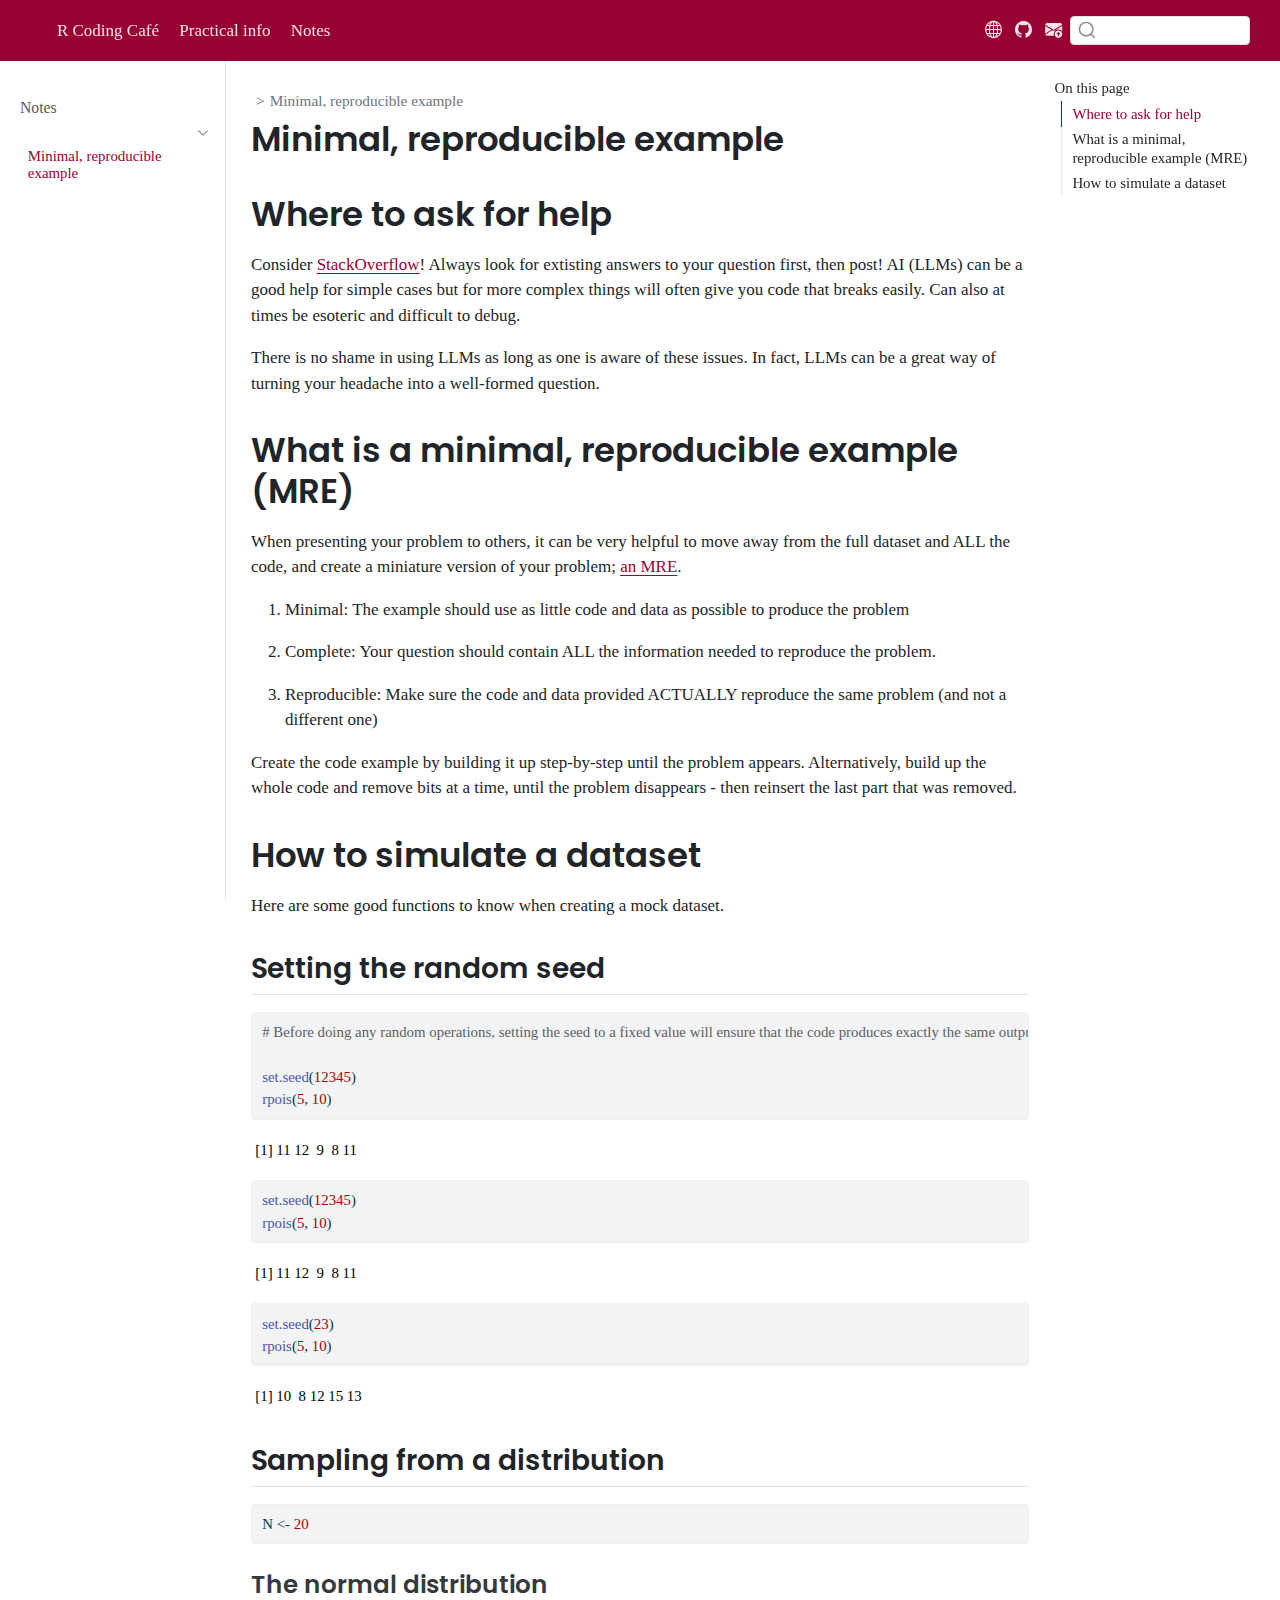
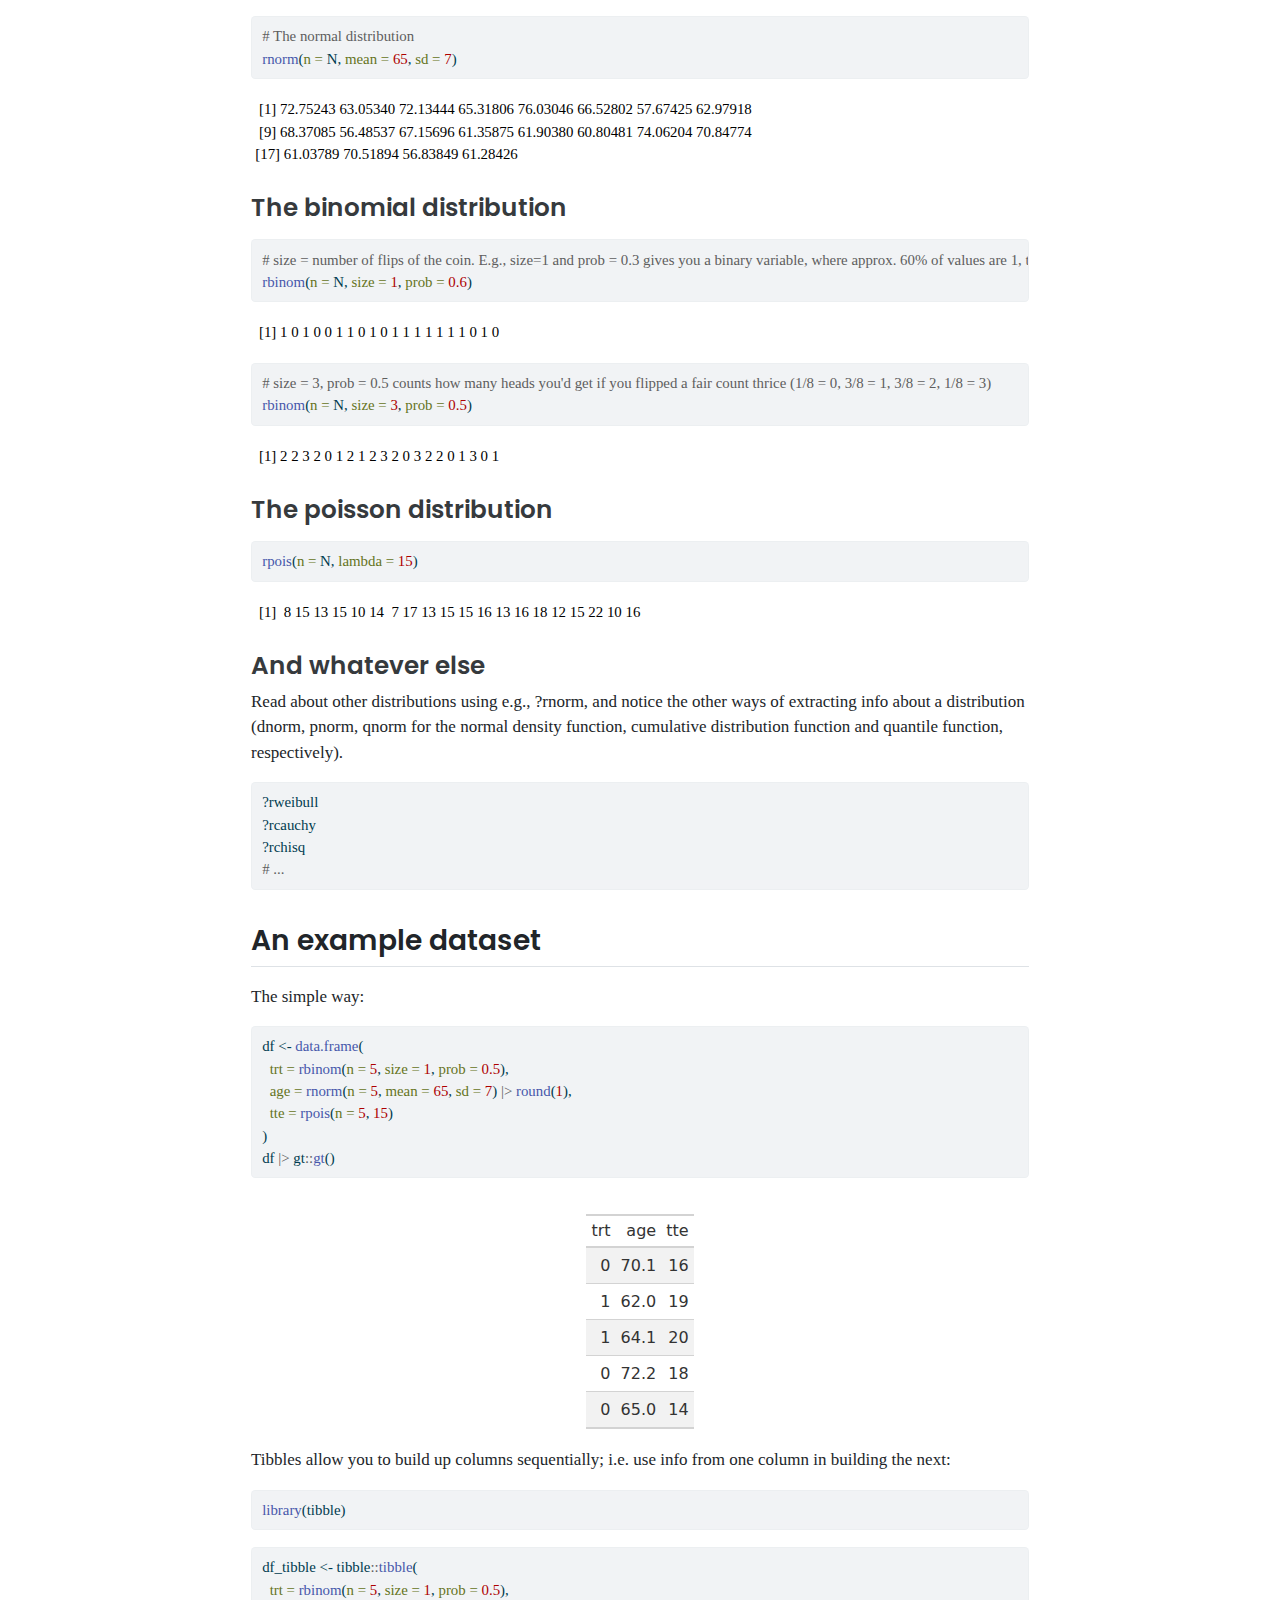
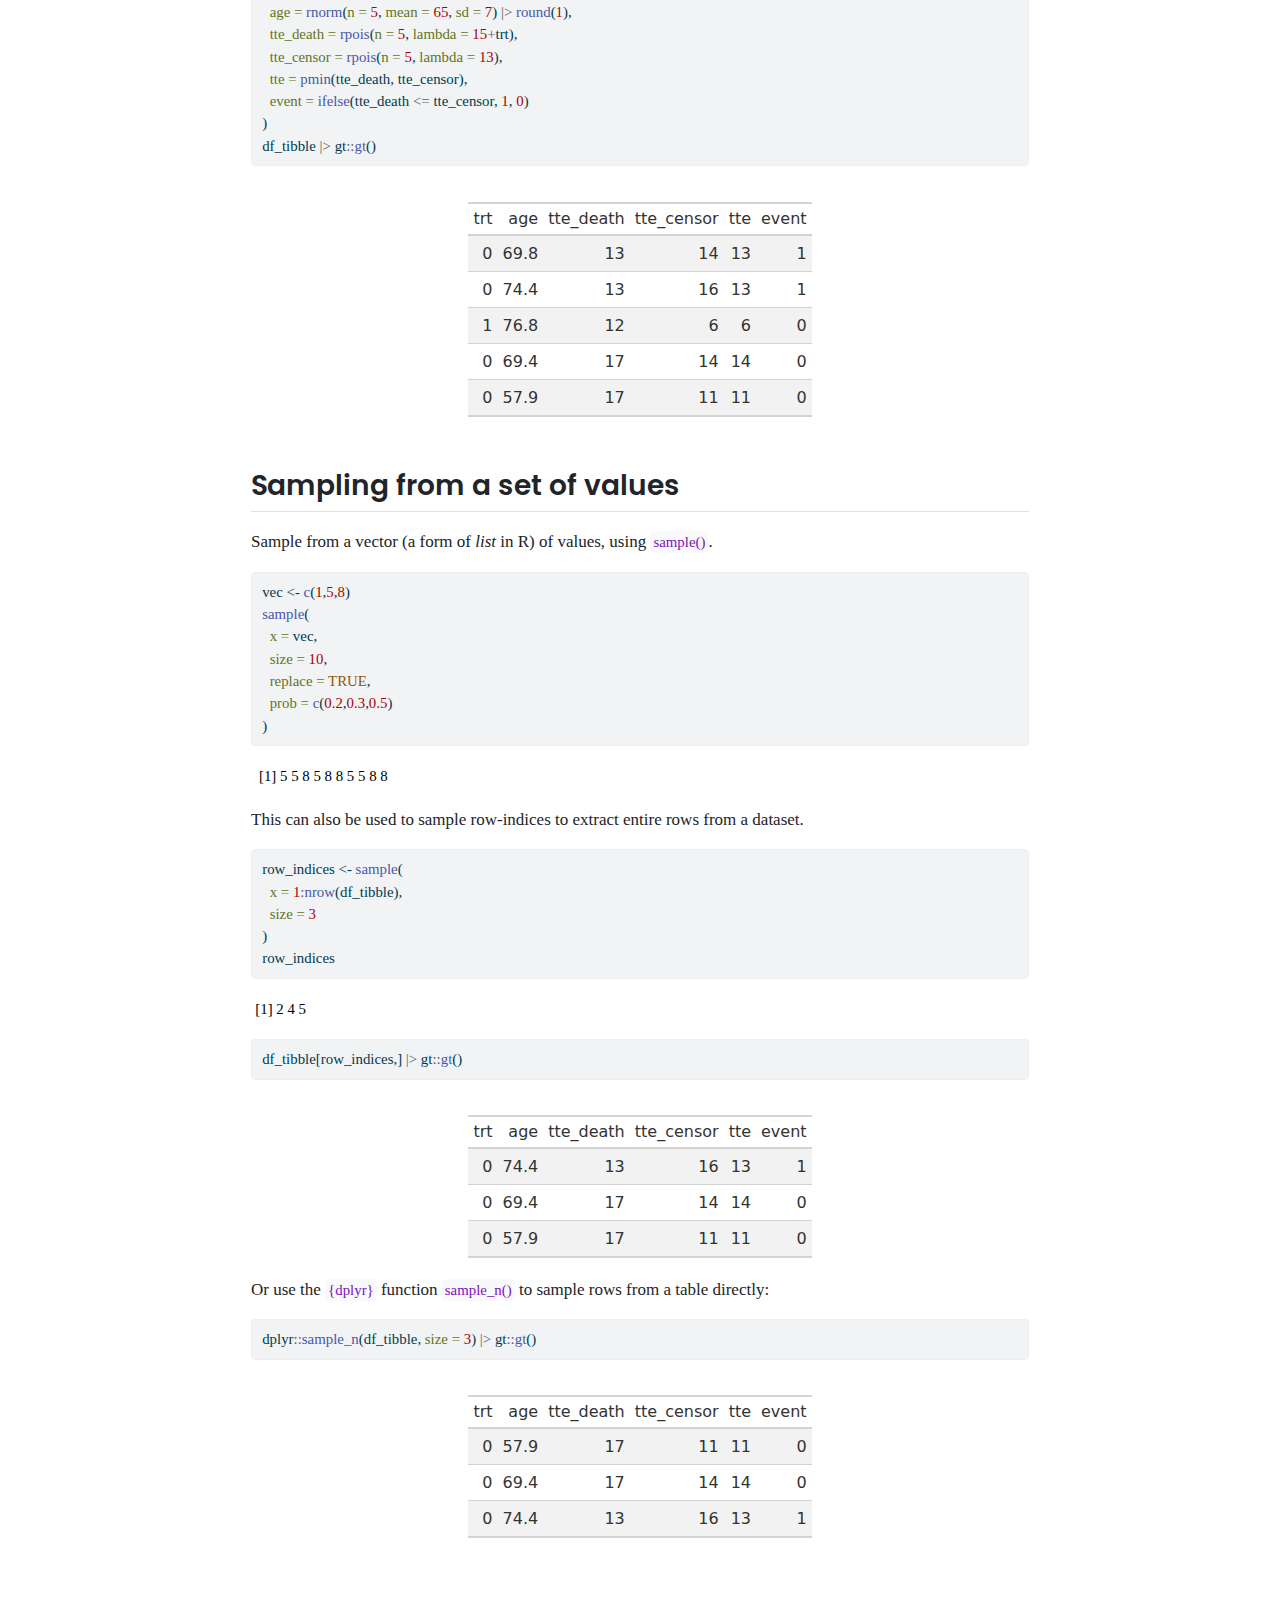
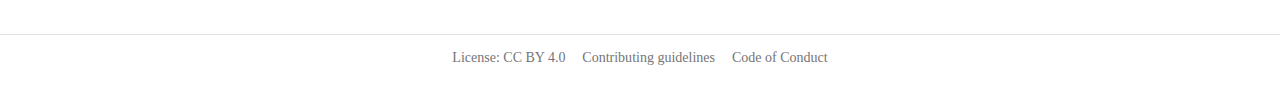
<file: notes/minimal-reproducible-example.html>
<!DOCTYPE html>
<html xmlns="http://www.w3.org/1999/xhtml" lang="en" xml:lang="en"><head>

<meta charset="utf-8">
<meta name="generator" content="quarto-1.7.32">

<meta name="viewport" content="width=device-width, initial-scale=1.0, user-scalable=yes">


<title>Minimal, reproducible example – ZKA</title>
<style>
code{white-space: pre-wrap;}
span.smallcaps{font-variant: small-caps;}
div.columns{display: flex; gap: min(4vw, 1.5em);}
div.column{flex: auto; overflow-x: auto;}
div.hanging-indent{margin-left: 1.5em; text-indent: -1.5em;}
ul.task-list{list-style: none;}
ul.task-list li input[type="checkbox"] {
  width: 0.8em;
  margin: 0 0.8em 0.2em -1em; /* quarto-specific, see https://github.com/quarto-dev/quarto-cli/issues/4556 */ 
  vertical-align: middle;
}
/* CSS for syntax highlighting */
html { -webkit-text-size-adjust: 100%; }
pre > code.sourceCode { white-space: pre; position: relative; }
pre > code.sourceCode > span { display: inline-block; line-height: 1.25; }
pre > code.sourceCode > span:empty { height: 1.2em; }
.sourceCode { overflow: visible; }
code.sourceCode > span { color: inherit; text-decoration: inherit; }
div.sourceCode { margin: 1em 0; }
pre.sourceCode { margin: 0; }
@media screen {
div.sourceCode { overflow: auto; }
}
@media print {
pre > code.sourceCode { white-space: pre-wrap; }
pre > code.sourceCode > span { text-indent: -5em; padding-left: 5em; }
}
pre.numberSource code
  { counter-reset: source-line 0; }
pre.numberSource code > span
  { position: relative; left: -4em; counter-increment: source-line; }
pre.numberSource code > span > a:first-child::before
  { content: counter(source-line);
    position: relative; left: -1em; text-align: right; vertical-align: baseline;
    border: none; display: inline-block;
    -webkit-touch-callout: none; -webkit-user-select: none;
    -khtml-user-select: none; -moz-user-select: none;
    -ms-user-select: none; user-select: none;
    padding: 0 4px; width: 4em;
  }
pre.numberSource { margin-left: 3em;  padding-left: 4px; }
div.sourceCode
  {   }
@media screen {
pre > code.sourceCode > span > a:first-child::before { text-decoration: underline; }
}
</style>


<script src="../site_libs/quarto-nav/quarto-nav.js"></script>
<script src="../site_libs/clipboard/clipboard.min.js"></script>
<script src="../site_libs/quarto-search/autocomplete.umd.js"></script>
<script src="../site_libs/quarto-search/fuse.min.js"></script>
<script src="../site_libs/quarto-search/quarto-search.js"></script>
<meta name="quarto:offset" content="../">
<script src="../site_libs/quarto-html/quarto.js" type="module"></script>
<script src="../site_libs/quarto-html/tabsets/tabsets.js" type="module"></script>
<script src="../site_libs/quarto-html/popper.min.js"></script>
<script src="../site_libs/quarto-html/tippy.umd.min.js"></script>
<script src="../site_libs/quarto-html/anchor.min.js"></script>
<link href="../site_libs/quarto-html/tippy.css" rel="stylesheet">
<link href="../site_libs/quarto-html/quarto-syntax-highlighting-f8d77e0aa687ea0e061c15a009828176.css" rel="stylesheet" id="quarto-text-highlighting-styles">
<script src="../site_libs/bootstrap/bootstrap.min.js"></script>
<link href="../site_libs/bootstrap/bootstrap-icons.css" rel="stylesheet">
<link href="../site_libs/bootstrap/bootstrap-aab3b0ecb4a830e1e07d1a4d5a3e31e5.min.css" rel="stylesheet" append-hash="true" id="quarto-bootstrap" data-mode="light">
<script id="quarto-search-options" type="application/json">{
  "location": "navbar",
  "copy-button": false,
  "collapse-after": 3,
  "panel-placement": "end",
  "type": "textbox",
  "limit": 50,
  "keyboard-shortcut": [
    "f",
    "/",
    "s"
  ],
  "language": {
    "search-no-results-text": "No results",
    "search-matching-documents-text": "matching documents",
    "search-copy-link-title": "Copy link to search",
    "search-hide-matches-text": "Hide additional matches",
    "search-more-match-text": "more match in this document",
    "search-more-matches-text": "more matches in this document",
    "search-clear-button-title": "Clear",
    "search-text-placeholder": "",
    "search-detached-cancel-button-title": "Cancel",
    "search-submit-button-title": "Submit",
    "search-label": "Search"
  }
}</script>


</head>

<body class="nav-sidebar docked nav-fixed quarto-light">

<div id="quarto-search-results"></div>
  <header id="quarto-header" class="headroom fixed-top">
    <nav class="navbar navbar-expand-lg " data-bs-theme="dark">
      <div class="navbar-container container-fluid">
      <div class="navbar-brand-container mx-auto">
    <a class="navbar-brand" href="../index.html">
    <span class="navbar-title"></span>
    </a>
  </div>
            <div id="quarto-search" class="" title="Search"></div>
          <button class="navbar-toggler" type="button" data-bs-toggle="collapse" data-bs-target="#navbarCollapse" aria-controls="navbarCollapse" role="menu" aria-expanded="false" aria-label="Toggle navigation" onclick="if (window.quartoToggleHeadroom) { window.quartoToggleHeadroom(); }">
  <span class="navbar-toggler-icon"></span>
</button>
          <div class="collapse navbar-collapse" id="navbarCollapse">
            <ul class="navbar-nav navbar-nav-scroll me-auto">
  <li class="nav-item">
    <a class="nav-link" href="../index.html"> 
<span class="menu-text">R Coding Café</span></a>
  </li>  
  <li class="nav-item">
    <a class="nav-link" href="../practical-info.html"> 
<span class="menu-text">Practical info</span></a>
  </li>  
  <li class="nav-item">
    <a class="nav-link active" href="../notes.html" aria-current="page"> 
<span class="menu-text">Notes</span></a>
  </li>  
</ul>
          </div> <!-- /navcollapse -->
            <div class="quarto-navbar-tools tools-wide">
    <a href="https://steno-aarhus.github.io" title="" class="quarto-navigation-tool px-1" aria-label="Globe icon: Link to the Steno Aarhus GitHub landing webpage for all other Steno Aarhus projects"><i class="bi bi-globe"></i></a>
    <a href="https://github.com/steno-aarhus/" title="" class="quarto-navigation-tool px-1" aria-label=""><i class="bi bi-github"></i></a>
    <a href="mailto:contact@zheer.dk" title="" class="quarto-navigation-tool px-1" aria-label=""><i class="bi bi-envelope-arrow-up-fill"></i></a>
</div>
      </div> <!-- /container-fluid -->
    </nav>
  <nav class="quarto-secondary-nav">
    <div class="container-fluid d-flex">
      <button type="button" class="quarto-btn-toggle btn" data-bs-toggle="collapse" role="button" data-bs-target=".quarto-sidebar-collapse-item" aria-controls="quarto-sidebar" aria-expanded="false" aria-label="Toggle sidebar navigation" onclick="if (window.quartoToggleHeadroom) { window.quartoToggleHeadroom(); }">
        <i class="bi bi-layout-text-sidebar-reverse"></i>
      </button>
        <nav class="quarto-page-breadcrumbs" aria-label="breadcrumb"><ol class="breadcrumb"><li class="breadcrumb-item"><a href="../notes/minimal-reproducible-example.html"></a></li><li class="breadcrumb-item"><a href="../notes/minimal-reproducible-example.html">Minimal, reproducible example</a></li></ol></nav>
        <a class="flex-grow-1" role="navigation" data-bs-toggle="collapse" data-bs-target=".quarto-sidebar-collapse-item" aria-controls="quarto-sidebar" aria-expanded="false" aria-label="Toggle sidebar navigation" onclick="if (window.quartoToggleHeadroom) { window.quartoToggleHeadroom(); }">      
        </a>
    </div>
  </nav>
</header>
<!-- content -->
<div id="quarto-content" class="quarto-container page-columns page-rows-contents page-layout-article page-navbar">
<!-- sidebar -->
  <nav id="quarto-sidebar" class="sidebar collapse collapse-horizontal quarto-sidebar-collapse-item sidebar-navigation docked overflow-auto">
    <div class="sidebar-menu-container"> 
    <ul class="list-unstyled mt-1">
        <li class="sidebar-item">
  <div class="sidebar-item-container"> 
  <a href="../notes.html" class="sidebar-item-text sidebar-link">
 <span class="menu-text">Notes</span></a>
  </div>
</li>
        <li class="sidebar-item sidebar-item-section">
      <div class="sidebar-item-container"> 
            <a class="sidebar-item-text sidebar-link text-start" data-bs-toggle="collapse" data-bs-target="#quarto-sidebar-section-1" role="navigation" aria-expanded="true">
 <span class="menu-text"></span></a>
          <a class="sidebar-item-toggle text-start" data-bs-toggle="collapse" data-bs-target="#quarto-sidebar-section-1" role="navigation" aria-expanded="true" aria-label="Toggle section">
            <i class="bi bi-chevron-right ms-2"></i>
          </a> 
      </div>
      <ul id="quarto-sidebar-section-1" class="collapse list-unstyled sidebar-section depth1 show">  
          <li class="sidebar-item">
  <div class="sidebar-item-container"> 
  <a href="../notes/minimal-reproducible-example.html" class="sidebar-item-text sidebar-link active">
 <span class="menu-text">Minimal, reproducible example</span></a>
  </div>
</li>
      </ul>
  </li>
    </ul>
    </div>
</nav>
<div id="quarto-sidebar-glass" class="quarto-sidebar-collapse-item" data-bs-toggle="collapse" data-bs-target=".quarto-sidebar-collapse-item"></div>
<!-- margin-sidebar -->
    <div id="quarto-margin-sidebar" class="sidebar margin-sidebar">
        <nav id="TOC" role="doc-toc" class="toc-active">
    <h2 id="toc-title">On this page</h2>
   
  <ul>
  <li><a href="#where-to-ask-for-help" id="toc-where-to-ask-for-help" class="nav-link active" data-scroll-target="#where-to-ask-for-help">Where to ask for help</a></li>
  <li><a href="#what-is-a-minimal-reproducible-example-mre" id="toc-what-is-a-minimal-reproducible-example-mre" class="nav-link" data-scroll-target="#what-is-a-minimal-reproducible-example-mre">What is a minimal, reproducible example (MRE)</a></li>
  <li><a href="#how-to-simulate-a-dataset" id="toc-how-to-simulate-a-dataset" class="nav-link" data-scroll-target="#how-to-simulate-a-dataset">How to simulate a dataset</a>
  <ul class="collapse">
  <li><a href="#setting-the-random-seed" id="toc-setting-the-random-seed" class="nav-link" data-scroll-target="#setting-the-random-seed">Setting the random seed</a></li>
  <li><a href="#sampling-from-a-distribution" id="toc-sampling-from-a-distribution" class="nav-link" data-scroll-target="#sampling-from-a-distribution">Sampling from a distribution</a>
  <ul class="collapse">
  <li><a href="#the-normal-distribution" id="toc-the-normal-distribution" class="nav-link" data-scroll-target="#the-normal-distribution">The normal distribution</a></li>
  <li><a href="#the-binomial-distribution" id="toc-the-binomial-distribution" class="nav-link" data-scroll-target="#the-binomial-distribution">The binomial distribution</a></li>
  <li><a href="#the-poisson-distribution" id="toc-the-poisson-distribution" class="nav-link" data-scroll-target="#the-poisson-distribution">The poisson distribution</a></li>
  <li><a href="#and-whatever-else" id="toc-and-whatever-else" class="nav-link" data-scroll-target="#and-whatever-else">And whatever else</a></li>
  </ul></li>
  <li><a href="#an-example-dataset" id="toc-an-example-dataset" class="nav-link" data-scroll-target="#an-example-dataset">An example dataset</a></li>
  <li><a href="#sampling-from-a-set-of-values" id="toc-sampling-from-a-set-of-values" class="nav-link" data-scroll-target="#sampling-from-a-set-of-values">Sampling from a set of values</a></li>
  </ul></li>
  </ul>
</nav>
    </div>
<!-- main -->
<main class="content" id="quarto-document-content">

<header id="title-block-header" class="quarto-title-block default"><nav class="quarto-page-breadcrumbs quarto-title-breadcrumbs d-none d-lg-block" aria-label="breadcrumb"><ol class="breadcrumb"><li class="breadcrumb-item"><a href="../notes/minimal-reproducible-example.html"></a></li><li class="breadcrumb-item"><a href="../notes/minimal-reproducible-example.html">Minimal, reproducible example</a></li></ol></nav>
<div class="quarto-title">
<h1 class="title">Minimal, reproducible example</h1>
</div>



<div class="quarto-title-meta">

    
  
    
  </div>
  


</header>


<section id="where-to-ask-for-help" class="level1">
<h1>Where to ask for help</h1>
<p>Consider <a href="https://stackoverflow.com">StackOverflow</a>! Always look for extisting answers to your question first, then post! AI (LLMs) can be a good help for simple cases but for more complex things will often give you code that breaks easily. Can also at times be esoteric and difficult to debug.</p>
<p>There is no shame in using LLMs as long as one is aware of these issues. In fact, LLMs can be a great way of turning your headache into a well-formed question.</p>
</section>
<section id="what-is-a-minimal-reproducible-example-mre" class="level1">
<h1>What is a minimal, reproducible example (MRE)</h1>
<p>When presenting your problem to others, it can be very helpful to move away from the full dataset and ALL the code, and create a miniature version of your problem; <a href="https://stackoverflow.com/help/minimal-reproducible-example">an MRE</a>.</p>
<ol type="1">
<li><p>Minimal: The example should use as little code and data as possible to produce the problem</p></li>
<li><p>Complete: Your question should contain ALL the information needed to reproduce the problem.</p></li>
<li><p>Reproducible: Make sure the code and data provided ACTUALLY reproduce the same problem (and not a different one)</p></li>
</ol>
<p>Create the code example by building it up step-by-step until the problem appears. Alternatively, build up the whole code and remove bits at a time, until the problem disappears - then reinsert the last part that was removed.</p>
</section>
<section id="how-to-simulate-a-dataset" class="level1">
<h1>How to simulate a dataset</h1>
<p>Here are some good functions to know when creating a mock dataset.</p>
<section id="setting-the-random-seed" class="level2">
<h2 class="anchored" data-anchor-id="setting-the-random-seed">Setting the random seed</h2>
<div class="cell">
<div class="sourceCode cell-code" id="cb1"><pre class="sourceCode r code-with-copy"><code class="sourceCode r"><span id="cb1-1"><a href="#cb1-1" aria-hidden="true" tabindex="-1"></a><span class="co"># Before doing any random operations, setting the seed to a fixed value will ensure that the code produces exactly the same output every time:</span></span>
<span id="cb1-2"><a href="#cb1-2" aria-hidden="true" tabindex="-1"></a></span>
<span id="cb1-3"><a href="#cb1-3" aria-hidden="true" tabindex="-1"></a><span class="fu">set.seed</span>(<span class="dv">12345</span>)</span>
<span id="cb1-4"><a href="#cb1-4" aria-hidden="true" tabindex="-1"></a><span class="fu">rpois</span>(<span class="dv">5</span>, <span class="dv">10</span>)</span></code><button title="Copy to Clipboard" class="code-copy-button"><i class="bi"></i></button></pre></div>
<div class="cell-output cell-output-stdout">
<pre><code>[1] 11 12  9  8 11</code></pre>
</div>
<div class="sourceCode cell-code" id="cb3"><pre class="sourceCode r code-with-copy"><code class="sourceCode r"><span id="cb3-1"><a href="#cb3-1" aria-hidden="true" tabindex="-1"></a><span class="fu">set.seed</span>(<span class="dv">12345</span>)</span>
<span id="cb3-2"><a href="#cb3-2" aria-hidden="true" tabindex="-1"></a><span class="fu">rpois</span>(<span class="dv">5</span>, <span class="dv">10</span>) </span></code><button title="Copy to Clipboard" class="code-copy-button"><i class="bi"></i></button></pre></div>
<div class="cell-output cell-output-stdout">
<pre><code>[1] 11 12  9  8 11</code></pre>
</div>
<div class="sourceCode cell-code" id="cb5"><pre class="sourceCode r code-with-copy"><code class="sourceCode r"><span id="cb5-1"><a href="#cb5-1" aria-hidden="true" tabindex="-1"></a><span class="fu">set.seed</span>(<span class="dv">23</span>)</span>
<span id="cb5-2"><a href="#cb5-2" aria-hidden="true" tabindex="-1"></a><span class="fu">rpois</span>(<span class="dv">5</span>, <span class="dv">10</span>)</span></code><button title="Copy to Clipboard" class="code-copy-button"><i class="bi"></i></button></pre></div>
<div class="cell-output cell-output-stdout">
<pre><code>[1] 10  8 12 15 13</code></pre>
</div>
</div>
</section>
<section id="sampling-from-a-distribution" class="level2">
<h2 class="anchored" data-anchor-id="sampling-from-a-distribution">Sampling from a distribution</h2>
<div class="cell">
<div class="sourceCode cell-code" id="cb7"><pre class="sourceCode r code-with-copy"><code class="sourceCode r"><span id="cb7-1"><a href="#cb7-1" aria-hidden="true" tabindex="-1"></a>N <span class="ot">&lt;-</span> <span class="dv">20</span></span></code><button title="Copy to Clipboard" class="code-copy-button"><i class="bi"></i></button></pre></div>
</div>
<section id="the-normal-distribution" class="level3">
<h3 class="anchored" data-anchor-id="the-normal-distribution">The normal distribution</h3>
<div class="cell">
<div class="sourceCode cell-code" id="cb8"><pre class="sourceCode r code-with-copy"><code class="sourceCode r"><span id="cb8-1"><a href="#cb8-1" aria-hidden="true" tabindex="-1"></a><span class="co"># The normal distribution</span></span>
<span id="cb8-2"><a href="#cb8-2" aria-hidden="true" tabindex="-1"></a><span class="fu">rnorm</span>(<span class="at">n =</span> N, <span class="at">mean =</span> <span class="dv">65</span>, <span class="at">sd =</span> <span class="dv">7</span>)</span></code><button title="Copy to Clipboard" class="code-copy-button"><i class="bi"></i></button></pre></div>
<div class="cell-output cell-output-stdout">
<pre><code> [1] 72.75243 63.05340 72.13444 65.31806 76.03046 66.52802 57.67425 62.97918
 [9] 68.37085 56.48537 67.15696 61.35875 61.90380 60.80481 74.06204 70.84774
[17] 61.03789 70.51894 56.83849 61.28426</code></pre>
</div>
</div>
</section>
<section id="the-binomial-distribution" class="level3">
<h3 class="anchored" data-anchor-id="the-binomial-distribution">The binomial distribution</h3>
<div class="cell">
<div class="sourceCode cell-code" id="cb10"><pre class="sourceCode r code-with-copy"><code class="sourceCode r"><span id="cb10-1"><a href="#cb10-1" aria-hidden="true" tabindex="-1"></a><span class="co"># size = number of flips of the coin. E.g., size=1 and prob = 0.3 gives you a binary variable, where approx. 60% of values are 1, the remaining 0.</span></span>
<span id="cb10-2"><a href="#cb10-2" aria-hidden="true" tabindex="-1"></a><span class="fu">rbinom</span>(<span class="at">n =</span> N, <span class="at">size =</span> <span class="dv">1</span>, <span class="at">prob =</span> <span class="fl">0.6</span>)</span></code><button title="Copy to Clipboard" class="code-copy-button"><i class="bi"></i></button></pre></div>
<div class="cell-output cell-output-stdout">
<pre><code> [1] 1 0 1 0 0 1 1 0 1 0 1 1 1 1 1 1 1 0 1 0</code></pre>
</div>
<div class="sourceCode cell-code" id="cb12"><pre class="sourceCode r code-with-copy"><code class="sourceCode r"><span id="cb12-1"><a href="#cb12-1" aria-hidden="true" tabindex="-1"></a><span class="co"># size = 3, prob = 0.5 counts how many heads you'd get if you flipped a fair count thrice (1/8 = 0, 3/8 = 1, 3/8 = 2, 1/8 = 3)</span></span>
<span id="cb12-2"><a href="#cb12-2" aria-hidden="true" tabindex="-1"></a><span class="fu">rbinom</span>(<span class="at">n =</span> N, <span class="at">size =</span> <span class="dv">3</span>, <span class="at">prob =</span> <span class="fl">0.5</span>)</span></code><button title="Copy to Clipboard" class="code-copy-button"><i class="bi"></i></button></pre></div>
<div class="cell-output cell-output-stdout">
<pre><code> [1] 2 2 3 2 0 1 2 1 2 3 2 0 3 2 2 0 1 3 0 1</code></pre>
</div>
</div>
</section>
<section id="the-poisson-distribution" class="level3">
<h3 class="anchored" data-anchor-id="the-poisson-distribution">The poisson distribution</h3>
<div class="cell">
<div class="sourceCode cell-code" id="cb14"><pre class="sourceCode r code-with-copy"><code class="sourceCode r"><span id="cb14-1"><a href="#cb14-1" aria-hidden="true" tabindex="-1"></a><span class="fu">rpois</span>(<span class="at">n =</span> N, <span class="at">lambda =</span> <span class="dv">15</span>)</span></code><button title="Copy to Clipboard" class="code-copy-button"><i class="bi"></i></button></pre></div>
<div class="cell-output cell-output-stdout">
<pre><code> [1]  8 15 13 15 10 14  7 17 13 15 15 16 13 16 18 12 15 22 10 16</code></pre>
</div>
</div>
</section>
<section id="and-whatever-else" class="level3">
<h3 class="anchored" data-anchor-id="and-whatever-else">And whatever else</h3>
<p>Read about other distributions using e.g., ?rnorm, and notice the other ways of extracting info about a distribution (dnorm, pnorm, qnorm for the normal density function, cumulative distribution function and quantile function, respectively).</p>
<div class="cell">
<div class="sourceCode cell-code" id="cb16"><pre class="sourceCode r code-with-copy"><code class="sourceCode r"><span id="cb16-1"><a href="#cb16-1" aria-hidden="true" tabindex="-1"></a>?rweibull</span>
<span id="cb16-2"><a href="#cb16-2" aria-hidden="true" tabindex="-1"></a>?rcauchy</span>
<span id="cb16-3"><a href="#cb16-3" aria-hidden="true" tabindex="-1"></a>?rchisq</span>
<span id="cb16-4"><a href="#cb16-4" aria-hidden="true" tabindex="-1"></a><span class="co"># ...</span></span></code><button title="Copy to Clipboard" class="code-copy-button"><i class="bi"></i></button></pre></div>
</div>
</section>
</section>
<section id="an-example-dataset" class="level2">
<h2 class="anchored" data-anchor-id="an-example-dataset">An example dataset</h2>
<p>The simple way:</p>
<div class="cell">
<div class="sourceCode cell-code" id="cb17"><pre class="sourceCode r code-with-copy"><code class="sourceCode r"><span id="cb17-1"><a href="#cb17-1" aria-hidden="true" tabindex="-1"></a>df <span class="ot">&lt;-</span> <span class="fu">data.frame</span>(</span>
<span id="cb17-2"><a href="#cb17-2" aria-hidden="true" tabindex="-1"></a>  <span class="at">trt =</span> <span class="fu">rbinom</span>(<span class="at">n =</span> <span class="dv">5</span>, <span class="at">size =</span> <span class="dv">1</span>, <span class="at">prob =</span> <span class="fl">0.5</span>),</span>
<span id="cb17-3"><a href="#cb17-3" aria-hidden="true" tabindex="-1"></a>  <span class="at">age =</span> <span class="fu">rnorm</span>(<span class="at">n =</span> <span class="dv">5</span>, <span class="at">mean =</span> <span class="dv">65</span>, <span class="at">sd =</span> <span class="dv">7</span>) <span class="sc">|&gt;</span> <span class="fu">round</span>(<span class="dv">1</span>),</span>
<span id="cb17-4"><a href="#cb17-4" aria-hidden="true" tabindex="-1"></a>  <span class="at">tte =</span> <span class="fu">rpois</span>(<span class="at">n =</span> <span class="dv">5</span>, <span class="dv">15</span>)</span>
<span id="cb17-5"><a href="#cb17-5" aria-hidden="true" tabindex="-1"></a>)</span>
<span id="cb17-6"><a href="#cb17-6" aria-hidden="true" tabindex="-1"></a>df <span class="sc">|&gt;</span> gt<span class="sc">::</span><span class="fu">gt</span>()</span></code><button title="Copy to Clipboard" class="code-copy-button"><i class="bi"></i></button></pre></div>
<div class="cell-output-display">
<div id="kwsejxlkwy" style="padding-left:0px;padding-right:0px;padding-top:10px;padding-bottom:10px;overflow-x:auto;overflow-y:auto;width:auto;height:auto;">
<style>#kwsejxlkwy table {
  font-family: system-ui, 'Segoe UI', Roboto, Helvetica, Arial, sans-serif, 'Apple Color Emoji', 'Segoe UI Emoji', 'Segoe UI Symbol', 'Noto Color Emoji';
  -webkit-font-smoothing: antialiased;
  -moz-osx-font-smoothing: grayscale;
}

#kwsejxlkwy thead, #kwsejxlkwy tbody, #kwsejxlkwy tfoot, #kwsejxlkwy tr, #kwsejxlkwy td, #kwsejxlkwy th {
  border-style: none;
}

#kwsejxlkwy p {
  margin: 0;
  padding: 0;
}

#kwsejxlkwy .gt_table {
  display: table;
  border-collapse: collapse;
  line-height: normal;
  margin-left: auto;
  margin-right: auto;
  color: #333333;
  font-size: 16px;
  font-weight: normal;
  font-style: normal;
  background-color: #FFFFFF;
  width: auto;
  border-top-style: solid;
  border-top-width: 2px;
  border-top-color: #A8A8A8;
  border-right-style: none;
  border-right-width: 2px;
  border-right-color: #D3D3D3;
  border-bottom-style: solid;
  border-bottom-width: 2px;
  border-bottom-color: #A8A8A8;
  border-left-style: none;
  border-left-width: 2px;
  border-left-color: #D3D3D3;
}

#kwsejxlkwy .gt_caption {
  padding-top: 4px;
  padding-bottom: 4px;
}

#kwsejxlkwy .gt_title {
  color: #333333;
  font-size: 125%;
  font-weight: initial;
  padding-top: 4px;
  padding-bottom: 4px;
  padding-left: 5px;
  padding-right: 5px;
  border-bottom-color: #FFFFFF;
  border-bottom-width: 0;
}

#kwsejxlkwy .gt_subtitle {
  color: #333333;
  font-size: 85%;
  font-weight: initial;
  padding-top: 3px;
  padding-bottom: 5px;
  padding-left: 5px;
  padding-right: 5px;
  border-top-color: #FFFFFF;
  border-top-width: 0;
}

#kwsejxlkwy .gt_heading {
  background-color: #FFFFFF;
  text-align: center;
  border-bottom-color: #FFFFFF;
  border-left-style: none;
  border-left-width: 1px;
  border-left-color: #D3D3D3;
  border-right-style: none;
  border-right-width: 1px;
  border-right-color: #D3D3D3;
}

#kwsejxlkwy .gt_bottom_border {
  border-bottom-style: solid;
  border-bottom-width: 2px;
  border-bottom-color: #D3D3D3;
}

#kwsejxlkwy .gt_col_headings {
  border-top-style: solid;
  border-top-width: 2px;
  border-top-color: #D3D3D3;
  border-bottom-style: solid;
  border-bottom-width: 2px;
  border-bottom-color: #D3D3D3;
  border-left-style: none;
  border-left-width: 1px;
  border-left-color: #D3D3D3;
  border-right-style: none;
  border-right-width: 1px;
  border-right-color: #D3D3D3;
}

#kwsejxlkwy .gt_col_heading {
  color: #333333;
  background-color: #FFFFFF;
  font-size: 100%;
  font-weight: normal;
  text-transform: inherit;
  border-left-style: none;
  border-left-width: 1px;
  border-left-color: #D3D3D3;
  border-right-style: none;
  border-right-width: 1px;
  border-right-color: #D3D3D3;
  vertical-align: bottom;
  padding-top: 5px;
  padding-bottom: 6px;
  padding-left: 5px;
  padding-right: 5px;
  overflow-x: hidden;
}

#kwsejxlkwy .gt_column_spanner_outer {
  color: #333333;
  background-color: #FFFFFF;
  font-size: 100%;
  font-weight: normal;
  text-transform: inherit;
  padding-top: 0;
  padding-bottom: 0;
  padding-left: 4px;
  padding-right: 4px;
}

#kwsejxlkwy .gt_column_spanner_outer:first-child {
  padding-left: 0;
}

#kwsejxlkwy .gt_column_spanner_outer:last-child {
  padding-right: 0;
}

#kwsejxlkwy .gt_column_spanner {
  border-bottom-style: solid;
  border-bottom-width: 2px;
  border-bottom-color: #D3D3D3;
  vertical-align: bottom;
  padding-top: 5px;
  padding-bottom: 5px;
  overflow-x: hidden;
  display: inline-block;
  width: 100%;
}

#kwsejxlkwy .gt_spanner_row {
  border-bottom-style: hidden;
}

#kwsejxlkwy .gt_group_heading {
  padding-top: 8px;
  padding-bottom: 8px;
  padding-left: 5px;
  padding-right: 5px;
  color: #333333;
  background-color: #FFFFFF;
  font-size: 100%;
  font-weight: initial;
  text-transform: inherit;
  border-top-style: solid;
  border-top-width: 2px;
  border-top-color: #D3D3D3;
  border-bottom-style: solid;
  border-bottom-width: 2px;
  border-bottom-color: #D3D3D3;
  border-left-style: none;
  border-left-width: 1px;
  border-left-color: #D3D3D3;
  border-right-style: none;
  border-right-width: 1px;
  border-right-color: #D3D3D3;
  vertical-align: middle;
  text-align: left;
}

#kwsejxlkwy .gt_empty_group_heading {
  padding: 0.5px;
  color: #333333;
  background-color: #FFFFFF;
  font-size: 100%;
  font-weight: initial;
  border-top-style: solid;
  border-top-width: 2px;
  border-top-color: #D3D3D3;
  border-bottom-style: solid;
  border-bottom-width: 2px;
  border-bottom-color: #D3D3D3;
  vertical-align: middle;
}

#kwsejxlkwy .gt_from_md > :first-child {
  margin-top: 0;
}

#kwsejxlkwy .gt_from_md > :last-child {
  margin-bottom: 0;
}

#kwsejxlkwy .gt_row {
  padding-top: 8px;
  padding-bottom: 8px;
  padding-left: 5px;
  padding-right: 5px;
  margin: 10px;
  border-top-style: solid;
  border-top-width: 1px;
  border-top-color: #D3D3D3;
  border-left-style: none;
  border-left-width: 1px;
  border-left-color: #D3D3D3;
  border-right-style: none;
  border-right-width: 1px;
  border-right-color: #D3D3D3;
  vertical-align: middle;
  overflow-x: hidden;
}

#kwsejxlkwy .gt_stub {
  color: #333333;
  background-color: #FFFFFF;
  font-size: 100%;
  font-weight: initial;
  text-transform: inherit;
  border-right-style: solid;
  border-right-width: 2px;
  border-right-color: #D3D3D3;
  padding-left: 5px;
  padding-right: 5px;
}

#kwsejxlkwy .gt_stub_row_group {
  color: #333333;
  background-color: #FFFFFF;
  font-size: 100%;
  font-weight: initial;
  text-transform: inherit;
  border-right-style: solid;
  border-right-width: 2px;
  border-right-color: #D3D3D3;
  padding-left: 5px;
  padding-right: 5px;
  vertical-align: top;
}

#kwsejxlkwy .gt_row_group_first td {
  border-top-width: 2px;
}

#kwsejxlkwy .gt_row_group_first th {
  border-top-width: 2px;
}

#kwsejxlkwy .gt_summary_row {
  color: #333333;
  background-color: #FFFFFF;
  text-transform: inherit;
  padding-top: 8px;
  padding-bottom: 8px;
  padding-left: 5px;
  padding-right: 5px;
}

#kwsejxlkwy .gt_first_summary_row {
  border-top-style: solid;
  border-top-color: #D3D3D3;
}

#kwsejxlkwy .gt_first_summary_row.thick {
  border-top-width: 2px;
}

#kwsejxlkwy .gt_last_summary_row {
  padding-top: 8px;
  padding-bottom: 8px;
  padding-left: 5px;
  padding-right: 5px;
  border-bottom-style: solid;
  border-bottom-width: 2px;
  border-bottom-color: #D3D3D3;
}

#kwsejxlkwy .gt_grand_summary_row {
  color: #333333;
  background-color: #FFFFFF;
  text-transform: inherit;
  padding-top: 8px;
  padding-bottom: 8px;
  padding-left: 5px;
  padding-right: 5px;
}

#kwsejxlkwy .gt_first_grand_summary_row {
  padding-top: 8px;
  padding-bottom: 8px;
  padding-left: 5px;
  padding-right: 5px;
  border-top-style: double;
  border-top-width: 6px;
  border-top-color: #D3D3D3;
}

#kwsejxlkwy .gt_last_grand_summary_row_top {
  padding-top: 8px;
  padding-bottom: 8px;
  padding-left: 5px;
  padding-right: 5px;
  border-bottom-style: double;
  border-bottom-width: 6px;
  border-bottom-color: #D3D3D3;
}

#kwsejxlkwy .gt_striped {
  background-color: rgba(128, 128, 128, 0.05);
}

#kwsejxlkwy .gt_table_body {
  border-top-style: solid;
  border-top-width: 2px;
  border-top-color: #D3D3D3;
  border-bottom-style: solid;
  border-bottom-width: 2px;
  border-bottom-color: #D3D3D3;
}

#kwsejxlkwy .gt_footnotes {
  color: #333333;
  background-color: #FFFFFF;
  border-bottom-style: none;
  border-bottom-width: 2px;
  border-bottom-color: #D3D3D3;
  border-left-style: none;
  border-left-width: 2px;
  border-left-color: #D3D3D3;
  border-right-style: none;
  border-right-width: 2px;
  border-right-color: #D3D3D3;
}

#kwsejxlkwy .gt_footnote {
  margin: 0px;
  font-size: 90%;
  padding-top: 4px;
  padding-bottom: 4px;
  padding-left: 5px;
  padding-right: 5px;
}

#kwsejxlkwy .gt_sourcenotes {
  color: #333333;
  background-color: #FFFFFF;
  border-bottom-style: none;
  border-bottom-width: 2px;
  border-bottom-color: #D3D3D3;
  border-left-style: none;
  border-left-width: 2px;
  border-left-color: #D3D3D3;
  border-right-style: none;
  border-right-width: 2px;
  border-right-color: #D3D3D3;
}

#kwsejxlkwy .gt_sourcenote {
  font-size: 90%;
  padding-top: 4px;
  padding-bottom: 4px;
  padding-left: 5px;
  padding-right: 5px;
}

#kwsejxlkwy .gt_left {
  text-align: left;
}

#kwsejxlkwy .gt_center {
  text-align: center;
}

#kwsejxlkwy .gt_right {
  text-align: right;
  font-variant-numeric: tabular-nums;
}

#kwsejxlkwy .gt_font_normal {
  font-weight: normal;
}

#kwsejxlkwy .gt_font_bold {
  font-weight: bold;
}

#kwsejxlkwy .gt_font_italic {
  font-style: italic;
}

#kwsejxlkwy .gt_super {
  font-size: 65%;
}

#kwsejxlkwy .gt_footnote_marks {
  font-size: 75%;
  vertical-align: 0.4em;
  position: initial;
}

#kwsejxlkwy .gt_asterisk {
  font-size: 100%;
  vertical-align: 0;
}

#kwsejxlkwy .gt_indent_1 {
  text-indent: 5px;
}

#kwsejxlkwy .gt_indent_2 {
  text-indent: 10px;
}

#kwsejxlkwy .gt_indent_3 {
  text-indent: 15px;
}

#kwsejxlkwy .gt_indent_4 {
  text-indent: 20px;
}

#kwsejxlkwy .gt_indent_5 {
  text-indent: 25px;
}

#kwsejxlkwy .katex-display {
  display: inline-flex !important;
  margin-bottom: 0.75em !important;
}

#kwsejxlkwy div.Reactable > div.rt-table > div.rt-thead > div.rt-tr.rt-tr-group-header > div.rt-th-group:after {
  height: 0px !important;
}
</style>

<table class="gt_table caption-top table table-sm table-striped small" data-quarto-postprocess="true" data-quarto-disable-processing="false" data-quarto-bootstrap="false">
<thead>
<tr class="gt_col_headings header">
<th id="trt" class="gt_col_heading gt_columns_bottom_border gt_right" data-quarto-table-cell-role="th" scope="col">trt</th>
<th id="age" class="gt_col_heading gt_columns_bottom_border gt_right" data-quarto-table-cell-role="th" scope="col">age</th>
<th id="tte" class="gt_col_heading gt_columns_bottom_border gt_right" data-quarto-table-cell-role="th" scope="col">tte</th>
</tr>
</thead>
<tbody class="gt_table_body">
<tr class="odd">
<td class="gt_row gt_right" headers="trt">0</td>
<td class="gt_row gt_right" headers="age">70.1</td>
<td class="gt_row gt_right" headers="tte">16</td>
</tr>
<tr class="even">
<td class="gt_row gt_right" headers="trt">1</td>
<td class="gt_row gt_right" headers="age">62.0</td>
<td class="gt_row gt_right" headers="tte">19</td>
</tr>
<tr class="odd">
<td class="gt_row gt_right" headers="trt">1</td>
<td class="gt_row gt_right" headers="age">64.1</td>
<td class="gt_row gt_right" headers="tte">20</td>
</tr>
<tr class="even">
<td class="gt_row gt_right" headers="trt">0</td>
<td class="gt_row gt_right" headers="age">72.2</td>
<td class="gt_row gt_right" headers="tte">18</td>
</tr>
<tr class="odd">
<td class="gt_row gt_right" headers="trt">0</td>
<td class="gt_row gt_right" headers="age">65.0</td>
<td class="gt_row gt_right" headers="tte">14</td>
</tr>
</tbody>
</table>

</div>
</div>
</div>
<p>Tibbles allow you to build up columns sequentially; i.e.&nbsp;use info from one column in building the next:</p>
<div class="cell">
<div class="sourceCode cell-code" id="cb18"><pre class="sourceCode r code-with-copy"><code class="sourceCode r"><span id="cb18-1"><a href="#cb18-1" aria-hidden="true" tabindex="-1"></a><span class="fu">library</span>(tibble)</span></code><button title="Copy to Clipboard" class="code-copy-button"><i class="bi"></i></button></pre></div>
</div>
<div class="cell">
<div class="sourceCode cell-code" id="cb19"><pre class="sourceCode r code-with-copy"><code class="sourceCode r"><span id="cb19-1"><a href="#cb19-1" aria-hidden="true" tabindex="-1"></a>df_tibble <span class="ot">&lt;-</span> tibble<span class="sc">::</span><span class="fu">tibble</span>(</span>
<span id="cb19-2"><a href="#cb19-2" aria-hidden="true" tabindex="-1"></a>  <span class="at">trt =</span> <span class="fu">rbinom</span>(<span class="at">n =</span> <span class="dv">5</span>, <span class="at">size =</span> <span class="dv">1</span>, <span class="at">prob =</span> <span class="fl">0.5</span>),</span>
<span id="cb19-3"><a href="#cb19-3" aria-hidden="true" tabindex="-1"></a>  <span class="at">age =</span> <span class="fu">rnorm</span>(<span class="at">n =</span> <span class="dv">5</span>, <span class="at">mean =</span> <span class="dv">65</span>, <span class="at">sd =</span> <span class="dv">7</span>) <span class="sc">|&gt;</span> <span class="fu">round</span>(<span class="dv">1</span>),</span>
<span id="cb19-4"><a href="#cb19-4" aria-hidden="true" tabindex="-1"></a>  <span class="at">tte_death =</span> <span class="fu">rpois</span>(<span class="at">n =</span> <span class="dv">5</span>, <span class="at">lambda =</span> <span class="dv">15</span><span class="sc">+</span>trt),</span>
<span id="cb19-5"><a href="#cb19-5" aria-hidden="true" tabindex="-1"></a>  <span class="at">tte_censor =</span> <span class="fu">rpois</span>(<span class="at">n =</span> <span class="dv">5</span>, <span class="at">lambda =</span> <span class="dv">13</span>),</span>
<span id="cb19-6"><a href="#cb19-6" aria-hidden="true" tabindex="-1"></a>  <span class="at">tte =</span> <span class="fu">pmin</span>(tte_death, tte_censor),</span>
<span id="cb19-7"><a href="#cb19-7" aria-hidden="true" tabindex="-1"></a>  <span class="at">event =</span> <span class="fu">ifelse</span>(tte_death <span class="sc">&lt;=</span> tte_censor, <span class="dv">1</span>, <span class="dv">0</span>)</span>
<span id="cb19-8"><a href="#cb19-8" aria-hidden="true" tabindex="-1"></a>)</span>
<span id="cb19-9"><a href="#cb19-9" aria-hidden="true" tabindex="-1"></a>df_tibble <span class="sc">|&gt;</span> gt<span class="sc">::</span><span class="fu">gt</span>()</span></code><button title="Copy to Clipboard" class="code-copy-button"><i class="bi"></i></button></pre></div>
<div class="cell-output-display">
<div id="rbnjwoucvs" style="padding-left:0px;padding-right:0px;padding-top:10px;padding-bottom:10px;overflow-x:auto;overflow-y:auto;width:auto;height:auto;">
<style>#rbnjwoucvs table {
  font-family: system-ui, 'Segoe UI', Roboto, Helvetica, Arial, sans-serif, 'Apple Color Emoji', 'Segoe UI Emoji', 'Segoe UI Symbol', 'Noto Color Emoji';
  -webkit-font-smoothing: antialiased;
  -moz-osx-font-smoothing: grayscale;
}

#rbnjwoucvs thead, #rbnjwoucvs tbody, #rbnjwoucvs tfoot, #rbnjwoucvs tr, #rbnjwoucvs td, #rbnjwoucvs th {
  border-style: none;
}

#rbnjwoucvs p {
  margin: 0;
  padding: 0;
}

#rbnjwoucvs .gt_table {
  display: table;
  border-collapse: collapse;
  line-height: normal;
  margin-left: auto;
  margin-right: auto;
  color: #333333;
  font-size: 16px;
  font-weight: normal;
  font-style: normal;
  background-color: #FFFFFF;
  width: auto;
  border-top-style: solid;
  border-top-width: 2px;
  border-top-color: #A8A8A8;
  border-right-style: none;
  border-right-width: 2px;
  border-right-color: #D3D3D3;
  border-bottom-style: solid;
  border-bottom-width: 2px;
  border-bottom-color: #A8A8A8;
  border-left-style: none;
  border-left-width: 2px;
  border-left-color: #D3D3D3;
}

#rbnjwoucvs .gt_caption {
  padding-top: 4px;
  padding-bottom: 4px;
}

#rbnjwoucvs .gt_title {
  color: #333333;
  font-size: 125%;
  font-weight: initial;
  padding-top: 4px;
  padding-bottom: 4px;
  padding-left: 5px;
  padding-right: 5px;
  border-bottom-color: #FFFFFF;
  border-bottom-width: 0;
}

#rbnjwoucvs .gt_subtitle {
  color: #333333;
  font-size: 85%;
  font-weight: initial;
  padding-top: 3px;
  padding-bottom: 5px;
  padding-left: 5px;
  padding-right: 5px;
  border-top-color: #FFFFFF;
  border-top-width: 0;
}

#rbnjwoucvs .gt_heading {
  background-color: #FFFFFF;
  text-align: center;
  border-bottom-color: #FFFFFF;
  border-left-style: none;
  border-left-width: 1px;
  border-left-color: #D3D3D3;
  border-right-style: none;
  border-right-width: 1px;
  border-right-color: #D3D3D3;
}

#rbnjwoucvs .gt_bottom_border {
  border-bottom-style: solid;
  border-bottom-width: 2px;
  border-bottom-color: #D3D3D3;
}

#rbnjwoucvs .gt_col_headings {
  border-top-style: solid;
  border-top-width: 2px;
  border-top-color: #D3D3D3;
  border-bottom-style: solid;
  border-bottom-width: 2px;
  border-bottom-color: #D3D3D3;
  border-left-style: none;
  border-left-width: 1px;
  border-left-color: #D3D3D3;
  border-right-style: none;
  border-right-width: 1px;
  border-right-color: #D3D3D3;
}

#rbnjwoucvs .gt_col_heading {
  color: #333333;
  background-color: #FFFFFF;
  font-size: 100%;
  font-weight: normal;
  text-transform: inherit;
  border-left-style: none;
  border-left-width: 1px;
  border-left-color: #D3D3D3;
  border-right-style: none;
  border-right-width: 1px;
  border-right-color: #D3D3D3;
  vertical-align: bottom;
  padding-top: 5px;
  padding-bottom: 6px;
  padding-left: 5px;
  padding-right: 5px;
  overflow-x: hidden;
}

#rbnjwoucvs .gt_column_spanner_outer {
  color: #333333;
  background-color: #FFFFFF;
  font-size: 100%;
  font-weight: normal;
  text-transform: inherit;
  padding-top: 0;
  padding-bottom: 0;
  padding-left: 4px;
  padding-right: 4px;
}

#rbnjwoucvs .gt_column_spanner_outer:first-child {
  padding-left: 0;
}

#rbnjwoucvs .gt_column_spanner_outer:last-child {
  padding-right: 0;
}

#rbnjwoucvs .gt_column_spanner {
  border-bottom-style: solid;
  border-bottom-width: 2px;
  border-bottom-color: #D3D3D3;
  vertical-align: bottom;
  padding-top: 5px;
  padding-bottom: 5px;
  overflow-x: hidden;
  display: inline-block;
  width: 100%;
}

#rbnjwoucvs .gt_spanner_row {
  border-bottom-style: hidden;
}

#rbnjwoucvs .gt_group_heading {
  padding-top: 8px;
  padding-bottom: 8px;
  padding-left: 5px;
  padding-right: 5px;
  color: #333333;
  background-color: #FFFFFF;
  font-size: 100%;
  font-weight: initial;
  text-transform: inherit;
  border-top-style: solid;
  border-top-width: 2px;
  border-top-color: #D3D3D3;
  border-bottom-style: solid;
  border-bottom-width: 2px;
  border-bottom-color: #D3D3D3;
  border-left-style: none;
  border-left-width: 1px;
  border-left-color: #D3D3D3;
  border-right-style: none;
  border-right-width: 1px;
  border-right-color: #D3D3D3;
  vertical-align: middle;
  text-align: left;
}

#rbnjwoucvs .gt_empty_group_heading {
  padding: 0.5px;
  color: #333333;
  background-color: #FFFFFF;
  font-size: 100%;
  font-weight: initial;
  border-top-style: solid;
  border-top-width: 2px;
  border-top-color: #D3D3D3;
  border-bottom-style: solid;
  border-bottom-width: 2px;
  border-bottom-color: #D3D3D3;
  vertical-align: middle;
}

#rbnjwoucvs .gt_from_md > :first-child {
  margin-top: 0;
}

#rbnjwoucvs .gt_from_md > :last-child {
  margin-bottom: 0;
}

#rbnjwoucvs .gt_row {
  padding-top: 8px;
  padding-bottom: 8px;
  padding-left: 5px;
  padding-right: 5px;
  margin: 10px;
  border-top-style: solid;
  border-top-width: 1px;
  border-top-color: #D3D3D3;
  border-left-style: none;
  border-left-width: 1px;
  border-left-color: #D3D3D3;
  border-right-style: none;
  border-right-width: 1px;
  border-right-color: #D3D3D3;
  vertical-align: middle;
  overflow-x: hidden;
}

#rbnjwoucvs .gt_stub {
  color: #333333;
  background-color: #FFFFFF;
  font-size: 100%;
  font-weight: initial;
  text-transform: inherit;
  border-right-style: solid;
  border-right-width: 2px;
  border-right-color: #D3D3D3;
  padding-left: 5px;
  padding-right: 5px;
}

#rbnjwoucvs .gt_stub_row_group {
  color: #333333;
  background-color: #FFFFFF;
  font-size: 100%;
  font-weight: initial;
  text-transform: inherit;
  border-right-style: solid;
  border-right-width: 2px;
  border-right-color: #D3D3D3;
  padding-left: 5px;
  padding-right: 5px;
  vertical-align: top;
}

#rbnjwoucvs .gt_row_group_first td {
  border-top-width: 2px;
}

#rbnjwoucvs .gt_row_group_first th {
  border-top-width: 2px;
}

#rbnjwoucvs .gt_summary_row {
  color: #333333;
  background-color: #FFFFFF;
  text-transform: inherit;
  padding-top: 8px;
  padding-bottom: 8px;
  padding-left: 5px;
  padding-right: 5px;
}

#rbnjwoucvs .gt_first_summary_row {
  border-top-style: solid;
  border-top-color: #D3D3D3;
}

#rbnjwoucvs .gt_first_summary_row.thick {
  border-top-width: 2px;
}

#rbnjwoucvs .gt_last_summary_row {
  padding-top: 8px;
  padding-bottom: 8px;
  padding-left: 5px;
  padding-right: 5px;
  border-bottom-style: solid;
  border-bottom-width: 2px;
  border-bottom-color: #D3D3D3;
}

#rbnjwoucvs .gt_grand_summary_row {
  color: #333333;
  background-color: #FFFFFF;
  text-transform: inherit;
  padding-top: 8px;
  padding-bottom: 8px;
  padding-left: 5px;
  padding-right: 5px;
}

#rbnjwoucvs .gt_first_grand_summary_row {
  padding-top: 8px;
  padding-bottom: 8px;
  padding-left: 5px;
  padding-right: 5px;
  border-top-style: double;
  border-top-width: 6px;
  border-top-color: #D3D3D3;
}

#rbnjwoucvs .gt_last_grand_summary_row_top {
  padding-top: 8px;
  padding-bottom: 8px;
  padding-left: 5px;
  padding-right: 5px;
  border-bottom-style: double;
  border-bottom-width: 6px;
  border-bottom-color: #D3D3D3;
}

#rbnjwoucvs .gt_striped {
  background-color: rgba(128, 128, 128, 0.05);
}

#rbnjwoucvs .gt_table_body {
  border-top-style: solid;
  border-top-width: 2px;
  border-top-color: #D3D3D3;
  border-bottom-style: solid;
  border-bottom-width: 2px;
  border-bottom-color: #D3D3D3;
}

#rbnjwoucvs .gt_footnotes {
  color: #333333;
  background-color: #FFFFFF;
  border-bottom-style: none;
  border-bottom-width: 2px;
  border-bottom-color: #D3D3D3;
  border-left-style: none;
  border-left-width: 2px;
  border-left-color: #D3D3D3;
  border-right-style: none;
  border-right-width: 2px;
  border-right-color: #D3D3D3;
}

#rbnjwoucvs .gt_footnote {
  margin: 0px;
  font-size: 90%;
  padding-top: 4px;
  padding-bottom: 4px;
  padding-left: 5px;
  padding-right: 5px;
}

#rbnjwoucvs .gt_sourcenotes {
  color: #333333;
  background-color: #FFFFFF;
  border-bottom-style: none;
  border-bottom-width: 2px;
  border-bottom-color: #D3D3D3;
  border-left-style: none;
  border-left-width: 2px;
  border-left-color: #D3D3D3;
  border-right-style: none;
  border-right-width: 2px;
  border-right-color: #D3D3D3;
}

#rbnjwoucvs .gt_sourcenote {
  font-size: 90%;
  padding-top: 4px;
  padding-bottom: 4px;
  padding-left: 5px;
  padding-right: 5px;
}

#rbnjwoucvs .gt_left {
  text-align: left;
}

#rbnjwoucvs .gt_center {
  text-align: center;
}

#rbnjwoucvs .gt_right {
  text-align: right;
  font-variant-numeric: tabular-nums;
}

#rbnjwoucvs .gt_font_normal {
  font-weight: normal;
}

#rbnjwoucvs .gt_font_bold {
  font-weight: bold;
}

#rbnjwoucvs .gt_font_italic {
  font-style: italic;
}

#rbnjwoucvs .gt_super {
  font-size: 65%;
}

#rbnjwoucvs .gt_footnote_marks {
  font-size: 75%;
  vertical-align: 0.4em;
  position: initial;
}

#rbnjwoucvs .gt_asterisk {
  font-size: 100%;
  vertical-align: 0;
}

#rbnjwoucvs .gt_indent_1 {
  text-indent: 5px;
}

#rbnjwoucvs .gt_indent_2 {
  text-indent: 10px;
}

#rbnjwoucvs .gt_indent_3 {
  text-indent: 15px;
}

#rbnjwoucvs .gt_indent_4 {
  text-indent: 20px;
}

#rbnjwoucvs .gt_indent_5 {
  text-indent: 25px;
}

#rbnjwoucvs .katex-display {
  display: inline-flex !important;
  margin-bottom: 0.75em !important;
}

#rbnjwoucvs div.Reactable > div.rt-table > div.rt-thead > div.rt-tr.rt-tr-group-header > div.rt-th-group:after {
  height: 0px !important;
}
</style>

<table class="gt_table caption-top table table-sm table-striped small" data-quarto-postprocess="true" data-quarto-disable-processing="false" data-quarto-bootstrap="false">
<thead>
<tr class="gt_col_headings header">
<th id="trt" class="gt_col_heading gt_columns_bottom_border gt_right" data-quarto-table-cell-role="th" scope="col">trt</th>
<th id="age" class="gt_col_heading gt_columns_bottom_border gt_right" data-quarto-table-cell-role="th" scope="col">age</th>
<th id="tte_death" class="gt_col_heading gt_columns_bottom_border gt_right" data-quarto-table-cell-role="th" scope="col">tte_death</th>
<th id="tte_censor" class="gt_col_heading gt_columns_bottom_border gt_right" data-quarto-table-cell-role="th" scope="col">tte_censor</th>
<th id="tte" class="gt_col_heading gt_columns_bottom_border gt_right" data-quarto-table-cell-role="th" scope="col">tte</th>
<th id="event" class="gt_col_heading gt_columns_bottom_border gt_right" data-quarto-table-cell-role="th" scope="col">event</th>
</tr>
</thead>
<tbody class="gt_table_body">
<tr class="odd">
<td class="gt_row gt_right" headers="trt">0</td>
<td class="gt_row gt_right" headers="age">69.8</td>
<td class="gt_row gt_right" headers="tte_death">13</td>
<td class="gt_row gt_right" headers="tte_censor">14</td>
<td class="gt_row gt_right" headers="tte">13</td>
<td class="gt_row gt_right" headers="event">1</td>
</tr>
<tr class="even">
<td class="gt_row gt_right" headers="trt">0</td>
<td class="gt_row gt_right" headers="age">74.4</td>
<td class="gt_row gt_right" headers="tte_death">13</td>
<td class="gt_row gt_right" headers="tte_censor">16</td>
<td class="gt_row gt_right" headers="tte">13</td>
<td class="gt_row gt_right" headers="event">1</td>
</tr>
<tr class="odd">
<td class="gt_row gt_right" headers="trt">1</td>
<td class="gt_row gt_right" headers="age">76.8</td>
<td class="gt_row gt_right" headers="tte_death">12</td>
<td class="gt_row gt_right" headers="tte_censor">6</td>
<td class="gt_row gt_right" headers="tte">6</td>
<td class="gt_row gt_right" headers="event">0</td>
</tr>
<tr class="even">
<td class="gt_row gt_right" headers="trt">0</td>
<td class="gt_row gt_right" headers="age">69.4</td>
<td class="gt_row gt_right" headers="tte_death">17</td>
<td class="gt_row gt_right" headers="tte_censor">14</td>
<td class="gt_row gt_right" headers="tte">14</td>
<td class="gt_row gt_right" headers="event">0</td>
</tr>
<tr class="odd">
<td class="gt_row gt_right" headers="trt">0</td>
<td class="gt_row gt_right" headers="age">57.9</td>
<td class="gt_row gt_right" headers="tte_death">17</td>
<td class="gt_row gt_right" headers="tte_censor">11</td>
<td class="gt_row gt_right" headers="tte">11</td>
<td class="gt_row gt_right" headers="event">0</td>
</tr>
</tbody>
</table>

</div>
</div>
</div>
</section>
<section id="sampling-from-a-set-of-values" class="level2">
<h2 class="anchored" data-anchor-id="sampling-from-a-set-of-values">Sampling from a set of values</h2>
<p>Sample from a vector (a form of <em>list</em> in R) of values, using <code>sample()</code>.</p>
<div class="cell">
<div class="sourceCode cell-code" id="cb20"><pre class="sourceCode r code-with-copy"><code class="sourceCode r"><span id="cb20-1"><a href="#cb20-1" aria-hidden="true" tabindex="-1"></a>vec <span class="ot">&lt;-</span> <span class="fu">c</span>(<span class="dv">1</span>,<span class="dv">5</span>,<span class="dv">8</span>)</span>
<span id="cb20-2"><a href="#cb20-2" aria-hidden="true" tabindex="-1"></a><span class="fu">sample</span>(</span>
<span id="cb20-3"><a href="#cb20-3" aria-hidden="true" tabindex="-1"></a>  <span class="at">x =</span> vec,</span>
<span id="cb20-4"><a href="#cb20-4" aria-hidden="true" tabindex="-1"></a>  <span class="at">size =</span> <span class="dv">10</span>,</span>
<span id="cb20-5"><a href="#cb20-5" aria-hidden="true" tabindex="-1"></a>  <span class="at">replace =</span> <span class="cn">TRUE</span>,</span>
<span id="cb20-6"><a href="#cb20-6" aria-hidden="true" tabindex="-1"></a>  <span class="at">prob =</span> <span class="fu">c</span>(<span class="fl">0.2</span>,<span class="fl">0.3</span>,<span class="fl">0.5</span>)</span>
<span id="cb20-7"><a href="#cb20-7" aria-hidden="true" tabindex="-1"></a>)</span></code><button title="Copy to Clipboard" class="code-copy-button"><i class="bi"></i></button></pre></div>
<div class="cell-output cell-output-stdout">
<pre><code> [1] 5 5 8 5 8 8 5 5 8 8</code></pre>
</div>
</div>
<p>This can also be used to sample row-indices to extract entire rows from a dataset.</p>
<div class="cell">
<div class="sourceCode cell-code" id="cb22"><pre class="sourceCode r code-with-copy"><code class="sourceCode r"><span id="cb22-1"><a href="#cb22-1" aria-hidden="true" tabindex="-1"></a>row_indices <span class="ot">&lt;-</span> <span class="fu">sample</span>(</span>
<span id="cb22-2"><a href="#cb22-2" aria-hidden="true" tabindex="-1"></a>  <span class="at">x =</span> <span class="dv">1</span><span class="sc">:</span><span class="fu">nrow</span>(df_tibble),</span>
<span id="cb22-3"><a href="#cb22-3" aria-hidden="true" tabindex="-1"></a>  <span class="at">size =</span> <span class="dv">3</span></span>
<span id="cb22-4"><a href="#cb22-4" aria-hidden="true" tabindex="-1"></a>)</span>
<span id="cb22-5"><a href="#cb22-5" aria-hidden="true" tabindex="-1"></a>row_indices</span></code><button title="Copy to Clipboard" class="code-copy-button"><i class="bi"></i></button></pre></div>
<div class="cell-output cell-output-stdout">
<pre><code>[1] 2 4 5</code></pre>
</div>
<div class="sourceCode cell-code" id="cb24"><pre class="sourceCode r code-with-copy"><code class="sourceCode r"><span id="cb24-1"><a href="#cb24-1" aria-hidden="true" tabindex="-1"></a>df_tibble[row_indices,] <span class="sc">|&gt;</span> gt<span class="sc">::</span><span class="fu">gt</span>()</span></code><button title="Copy to Clipboard" class="code-copy-button"><i class="bi"></i></button></pre></div>
<div class="cell-output-display">
<div id="tgqfwcrhnq" style="padding-left:0px;padding-right:0px;padding-top:10px;padding-bottom:10px;overflow-x:auto;overflow-y:auto;width:auto;height:auto;">
<style>#tgqfwcrhnq table {
  font-family: system-ui, 'Segoe UI', Roboto, Helvetica, Arial, sans-serif, 'Apple Color Emoji', 'Segoe UI Emoji', 'Segoe UI Symbol', 'Noto Color Emoji';
  -webkit-font-smoothing: antialiased;
  -moz-osx-font-smoothing: grayscale;
}

#tgqfwcrhnq thead, #tgqfwcrhnq tbody, #tgqfwcrhnq tfoot, #tgqfwcrhnq tr, #tgqfwcrhnq td, #tgqfwcrhnq th {
  border-style: none;
}

#tgqfwcrhnq p {
  margin: 0;
  padding: 0;
}

#tgqfwcrhnq .gt_table {
  display: table;
  border-collapse: collapse;
  line-height: normal;
  margin-left: auto;
  margin-right: auto;
  color: #333333;
  font-size: 16px;
  font-weight: normal;
  font-style: normal;
  background-color: #FFFFFF;
  width: auto;
  border-top-style: solid;
  border-top-width: 2px;
  border-top-color: #A8A8A8;
  border-right-style: none;
  border-right-width: 2px;
  border-right-color: #D3D3D3;
  border-bottom-style: solid;
  border-bottom-width: 2px;
  border-bottom-color: #A8A8A8;
  border-left-style: none;
  border-left-width: 2px;
  border-left-color: #D3D3D3;
}

#tgqfwcrhnq .gt_caption {
  padding-top: 4px;
  padding-bottom: 4px;
}

#tgqfwcrhnq .gt_title {
  color: #333333;
  font-size: 125%;
  font-weight: initial;
  padding-top: 4px;
  padding-bottom: 4px;
  padding-left: 5px;
  padding-right: 5px;
  border-bottom-color: #FFFFFF;
  border-bottom-width: 0;
}

#tgqfwcrhnq .gt_subtitle {
  color: #333333;
  font-size: 85%;
  font-weight: initial;
  padding-top: 3px;
  padding-bottom: 5px;
  padding-left: 5px;
  padding-right: 5px;
  border-top-color: #FFFFFF;
  border-top-width: 0;
}

#tgqfwcrhnq .gt_heading {
  background-color: #FFFFFF;
  text-align: center;
  border-bottom-color: #FFFFFF;
  border-left-style: none;
  border-left-width: 1px;
  border-left-color: #D3D3D3;
  border-right-style: none;
  border-right-width: 1px;
  border-right-color: #D3D3D3;
}

#tgqfwcrhnq .gt_bottom_border {
  border-bottom-style: solid;
  border-bottom-width: 2px;
  border-bottom-color: #D3D3D3;
}

#tgqfwcrhnq .gt_col_headings {
  border-top-style: solid;
  border-top-width: 2px;
  border-top-color: #D3D3D3;
  border-bottom-style: solid;
  border-bottom-width: 2px;
  border-bottom-color: #D3D3D3;
  border-left-style: none;
  border-left-width: 1px;
  border-left-color: #D3D3D3;
  border-right-style: none;
  border-right-width: 1px;
  border-right-color: #D3D3D3;
}

#tgqfwcrhnq .gt_col_heading {
  color: #333333;
  background-color: #FFFFFF;
  font-size: 100%;
  font-weight: normal;
  text-transform: inherit;
  border-left-style: none;
  border-left-width: 1px;
  border-left-color: #D3D3D3;
  border-right-style: none;
  border-right-width: 1px;
  border-right-color: #D3D3D3;
  vertical-align: bottom;
  padding-top: 5px;
  padding-bottom: 6px;
  padding-left: 5px;
  padding-right: 5px;
  overflow-x: hidden;
}

#tgqfwcrhnq .gt_column_spanner_outer {
  color: #333333;
  background-color: #FFFFFF;
  font-size: 100%;
  font-weight: normal;
  text-transform: inherit;
  padding-top: 0;
  padding-bottom: 0;
  padding-left: 4px;
  padding-right: 4px;
}

#tgqfwcrhnq .gt_column_spanner_outer:first-child {
  padding-left: 0;
}

#tgqfwcrhnq .gt_column_spanner_outer:last-child {
  padding-right: 0;
}

#tgqfwcrhnq .gt_column_spanner {
  border-bottom-style: solid;
  border-bottom-width: 2px;
  border-bottom-color: #D3D3D3;
  vertical-align: bottom;
  padding-top: 5px;
  padding-bottom: 5px;
  overflow-x: hidden;
  display: inline-block;
  width: 100%;
}

#tgqfwcrhnq .gt_spanner_row {
  border-bottom-style: hidden;
}

#tgqfwcrhnq .gt_group_heading {
  padding-top: 8px;
  padding-bottom: 8px;
  padding-left: 5px;
  padding-right: 5px;
  color: #333333;
  background-color: #FFFFFF;
  font-size: 100%;
  font-weight: initial;
  text-transform: inherit;
  border-top-style: solid;
  border-top-width: 2px;
  border-top-color: #D3D3D3;
  border-bottom-style: solid;
  border-bottom-width: 2px;
  border-bottom-color: #D3D3D3;
  border-left-style: none;
  border-left-width: 1px;
  border-left-color: #D3D3D3;
  border-right-style: none;
  border-right-width: 1px;
  border-right-color: #D3D3D3;
  vertical-align: middle;
  text-align: left;
}

#tgqfwcrhnq .gt_empty_group_heading {
  padding: 0.5px;
  color: #333333;
  background-color: #FFFFFF;
  font-size: 100%;
  font-weight: initial;
  border-top-style: solid;
  border-top-width: 2px;
  border-top-color: #D3D3D3;
  border-bottom-style: solid;
  border-bottom-width: 2px;
  border-bottom-color: #D3D3D3;
  vertical-align: middle;
}

#tgqfwcrhnq .gt_from_md > :first-child {
  margin-top: 0;
}

#tgqfwcrhnq .gt_from_md > :last-child {
  margin-bottom: 0;
}

#tgqfwcrhnq .gt_row {
  padding-top: 8px;
  padding-bottom: 8px;
  padding-left: 5px;
  padding-right: 5px;
  margin: 10px;
  border-top-style: solid;
  border-top-width: 1px;
  border-top-color: #D3D3D3;
  border-left-style: none;
  border-left-width: 1px;
  border-left-color: #D3D3D3;
  border-right-style: none;
  border-right-width: 1px;
  border-right-color: #D3D3D3;
  vertical-align: middle;
  overflow-x: hidden;
}

#tgqfwcrhnq .gt_stub {
  color: #333333;
  background-color: #FFFFFF;
  font-size: 100%;
  font-weight: initial;
  text-transform: inherit;
  border-right-style: solid;
  border-right-width: 2px;
  border-right-color: #D3D3D3;
  padding-left: 5px;
  padding-right: 5px;
}

#tgqfwcrhnq .gt_stub_row_group {
  color: #333333;
  background-color: #FFFFFF;
  font-size: 100%;
  font-weight: initial;
  text-transform: inherit;
  border-right-style: solid;
  border-right-width: 2px;
  border-right-color: #D3D3D3;
  padding-left: 5px;
  padding-right: 5px;
  vertical-align: top;
}

#tgqfwcrhnq .gt_row_group_first td {
  border-top-width: 2px;
}

#tgqfwcrhnq .gt_row_group_first th {
  border-top-width: 2px;
}

#tgqfwcrhnq .gt_summary_row {
  color: #333333;
  background-color: #FFFFFF;
  text-transform: inherit;
  padding-top: 8px;
  padding-bottom: 8px;
  padding-left: 5px;
  padding-right: 5px;
}

#tgqfwcrhnq .gt_first_summary_row {
  border-top-style: solid;
  border-top-color: #D3D3D3;
}

#tgqfwcrhnq .gt_first_summary_row.thick {
  border-top-width: 2px;
}

#tgqfwcrhnq .gt_last_summary_row {
  padding-top: 8px;
  padding-bottom: 8px;
  padding-left: 5px;
  padding-right: 5px;
  border-bottom-style: solid;
  border-bottom-width: 2px;
  border-bottom-color: #D3D3D3;
}

#tgqfwcrhnq .gt_grand_summary_row {
  color: #333333;
  background-color: #FFFFFF;
  text-transform: inherit;
  padding-top: 8px;
  padding-bottom: 8px;
  padding-left: 5px;
  padding-right: 5px;
}

#tgqfwcrhnq .gt_first_grand_summary_row {
  padding-top: 8px;
  padding-bottom: 8px;
  padding-left: 5px;
  padding-right: 5px;
  border-top-style: double;
  border-top-width: 6px;
  border-top-color: #D3D3D3;
}

#tgqfwcrhnq .gt_last_grand_summary_row_top {
  padding-top: 8px;
  padding-bottom: 8px;
  padding-left: 5px;
  padding-right: 5px;
  border-bottom-style: double;
  border-bottom-width: 6px;
  border-bottom-color: #D3D3D3;
}

#tgqfwcrhnq .gt_striped {
  background-color: rgba(128, 128, 128, 0.05);
}

#tgqfwcrhnq .gt_table_body {
  border-top-style: solid;
  border-top-width: 2px;
  border-top-color: #D3D3D3;
  border-bottom-style: solid;
  border-bottom-width: 2px;
  border-bottom-color: #D3D3D3;
}

#tgqfwcrhnq .gt_footnotes {
  color: #333333;
  background-color: #FFFFFF;
  border-bottom-style: none;
  border-bottom-width: 2px;
  border-bottom-color: #D3D3D3;
  border-left-style: none;
  border-left-width: 2px;
  border-left-color: #D3D3D3;
  border-right-style: none;
  border-right-width: 2px;
  border-right-color: #D3D3D3;
}

#tgqfwcrhnq .gt_footnote {
  margin: 0px;
  font-size: 90%;
  padding-top: 4px;
  padding-bottom: 4px;
  padding-left: 5px;
  padding-right: 5px;
}

#tgqfwcrhnq .gt_sourcenotes {
  color: #333333;
  background-color: #FFFFFF;
  border-bottom-style: none;
  border-bottom-width: 2px;
  border-bottom-color: #D3D3D3;
  border-left-style: none;
  border-left-width: 2px;
  border-left-color: #D3D3D3;
  border-right-style: none;
  border-right-width: 2px;
  border-right-color: #D3D3D3;
}

#tgqfwcrhnq .gt_sourcenote {
  font-size: 90%;
  padding-top: 4px;
  padding-bottom: 4px;
  padding-left: 5px;
  padding-right: 5px;
}

#tgqfwcrhnq .gt_left {
  text-align: left;
}

#tgqfwcrhnq .gt_center {
  text-align: center;
}

#tgqfwcrhnq .gt_right {
  text-align: right;
  font-variant-numeric: tabular-nums;
}

#tgqfwcrhnq .gt_font_normal {
  font-weight: normal;
}

#tgqfwcrhnq .gt_font_bold {
  font-weight: bold;
}

#tgqfwcrhnq .gt_font_italic {
  font-style: italic;
}

#tgqfwcrhnq .gt_super {
  font-size: 65%;
}

#tgqfwcrhnq .gt_footnote_marks {
  font-size: 75%;
  vertical-align: 0.4em;
  position: initial;
}

#tgqfwcrhnq .gt_asterisk {
  font-size: 100%;
  vertical-align: 0;
}

#tgqfwcrhnq .gt_indent_1 {
  text-indent: 5px;
}

#tgqfwcrhnq .gt_indent_2 {
  text-indent: 10px;
}

#tgqfwcrhnq .gt_indent_3 {
  text-indent: 15px;
}

#tgqfwcrhnq .gt_indent_4 {
  text-indent: 20px;
}

#tgqfwcrhnq .gt_indent_5 {
  text-indent: 25px;
}

#tgqfwcrhnq .katex-display {
  display: inline-flex !important;
  margin-bottom: 0.75em !important;
}

#tgqfwcrhnq div.Reactable > div.rt-table > div.rt-thead > div.rt-tr.rt-tr-group-header > div.rt-th-group:after {
  height: 0px !important;
}
</style>

<table class="gt_table caption-top table table-sm table-striped small" data-quarto-postprocess="true" data-quarto-disable-processing="false" data-quarto-bootstrap="false">
<thead>
<tr class="gt_col_headings header">
<th id="trt" class="gt_col_heading gt_columns_bottom_border gt_right" data-quarto-table-cell-role="th" scope="col">trt</th>
<th id="age" class="gt_col_heading gt_columns_bottom_border gt_right" data-quarto-table-cell-role="th" scope="col">age</th>
<th id="tte_death" class="gt_col_heading gt_columns_bottom_border gt_right" data-quarto-table-cell-role="th" scope="col">tte_death</th>
<th id="tte_censor" class="gt_col_heading gt_columns_bottom_border gt_right" data-quarto-table-cell-role="th" scope="col">tte_censor</th>
<th id="tte" class="gt_col_heading gt_columns_bottom_border gt_right" data-quarto-table-cell-role="th" scope="col">tte</th>
<th id="event" class="gt_col_heading gt_columns_bottom_border gt_right" data-quarto-table-cell-role="th" scope="col">event</th>
</tr>
</thead>
<tbody class="gt_table_body">
<tr class="odd">
<td class="gt_row gt_right" headers="trt">0</td>
<td class="gt_row gt_right" headers="age">74.4</td>
<td class="gt_row gt_right" headers="tte_death">13</td>
<td class="gt_row gt_right" headers="tte_censor">16</td>
<td class="gt_row gt_right" headers="tte">13</td>
<td class="gt_row gt_right" headers="event">1</td>
</tr>
<tr class="even">
<td class="gt_row gt_right" headers="trt">0</td>
<td class="gt_row gt_right" headers="age">69.4</td>
<td class="gt_row gt_right" headers="tte_death">17</td>
<td class="gt_row gt_right" headers="tte_censor">14</td>
<td class="gt_row gt_right" headers="tte">14</td>
<td class="gt_row gt_right" headers="event">0</td>
</tr>
<tr class="odd">
<td class="gt_row gt_right" headers="trt">0</td>
<td class="gt_row gt_right" headers="age">57.9</td>
<td class="gt_row gt_right" headers="tte_death">17</td>
<td class="gt_row gt_right" headers="tte_censor">11</td>
<td class="gt_row gt_right" headers="tte">11</td>
<td class="gt_row gt_right" headers="event">0</td>
</tr>
</tbody>
</table>

</div>
</div>
</div>
<p>Or use the <code>{dplyr}</code> function <code>sample_n()</code> to sample rows from a table directly:</p>
<div class="cell">
<div class="sourceCode cell-code" id="cb25"><pre class="sourceCode r code-with-copy"><code class="sourceCode r"><span id="cb25-1"><a href="#cb25-1" aria-hidden="true" tabindex="-1"></a>dplyr<span class="sc">::</span><span class="fu">sample_n</span>(df_tibble, <span class="at">size =</span> <span class="dv">3</span>) <span class="sc">|&gt;</span> gt<span class="sc">::</span><span class="fu">gt</span>()</span></code><button title="Copy to Clipboard" class="code-copy-button"><i class="bi"></i></button></pre></div>
<div class="cell-output-display">
<div id="fbmfsxmyqc" style="padding-left:0px;padding-right:0px;padding-top:10px;padding-bottom:10px;overflow-x:auto;overflow-y:auto;width:auto;height:auto;">
<style>#fbmfsxmyqc table {
  font-family: system-ui, 'Segoe UI', Roboto, Helvetica, Arial, sans-serif, 'Apple Color Emoji', 'Segoe UI Emoji', 'Segoe UI Symbol', 'Noto Color Emoji';
  -webkit-font-smoothing: antialiased;
  -moz-osx-font-smoothing: grayscale;
}

#fbmfsxmyqc thead, #fbmfsxmyqc tbody, #fbmfsxmyqc tfoot, #fbmfsxmyqc tr, #fbmfsxmyqc td, #fbmfsxmyqc th {
  border-style: none;
}

#fbmfsxmyqc p {
  margin: 0;
  padding: 0;
}

#fbmfsxmyqc .gt_table {
  display: table;
  border-collapse: collapse;
  line-height: normal;
  margin-left: auto;
  margin-right: auto;
  color: #333333;
  font-size: 16px;
  font-weight: normal;
  font-style: normal;
  background-color: #FFFFFF;
  width: auto;
  border-top-style: solid;
  border-top-width: 2px;
  border-top-color: #A8A8A8;
  border-right-style: none;
  border-right-width: 2px;
  border-right-color: #D3D3D3;
  border-bottom-style: solid;
  border-bottom-width: 2px;
  border-bottom-color: #A8A8A8;
  border-left-style: none;
  border-left-width: 2px;
  border-left-color: #D3D3D3;
}

#fbmfsxmyqc .gt_caption {
  padding-top: 4px;
  padding-bottom: 4px;
}

#fbmfsxmyqc .gt_title {
  color: #333333;
  font-size: 125%;
  font-weight: initial;
  padding-top: 4px;
  padding-bottom: 4px;
  padding-left: 5px;
  padding-right: 5px;
  border-bottom-color: #FFFFFF;
  border-bottom-width: 0;
}

#fbmfsxmyqc .gt_subtitle {
  color: #333333;
  font-size: 85%;
  font-weight: initial;
  padding-top: 3px;
  padding-bottom: 5px;
  padding-left: 5px;
  padding-right: 5px;
  border-top-color: #FFFFFF;
  border-top-width: 0;
}

#fbmfsxmyqc .gt_heading {
  background-color: #FFFFFF;
  text-align: center;
  border-bottom-color: #FFFFFF;
  border-left-style: none;
  border-left-width: 1px;
  border-left-color: #D3D3D3;
  border-right-style: none;
  border-right-width: 1px;
  border-right-color: #D3D3D3;
}

#fbmfsxmyqc .gt_bottom_border {
  border-bottom-style: solid;
  border-bottom-width: 2px;
  border-bottom-color: #D3D3D3;
}

#fbmfsxmyqc .gt_col_headings {
  border-top-style: solid;
  border-top-width: 2px;
  border-top-color: #D3D3D3;
  border-bottom-style: solid;
  border-bottom-width: 2px;
  border-bottom-color: #D3D3D3;
  border-left-style: none;
  border-left-width: 1px;
  border-left-color: #D3D3D3;
  border-right-style: none;
  border-right-width: 1px;
  border-right-color: #D3D3D3;
}

#fbmfsxmyqc .gt_col_heading {
  color: #333333;
  background-color: #FFFFFF;
  font-size: 100%;
  font-weight: normal;
  text-transform: inherit;
  border-left-style: none;
  border-left-width: 1px;
  border-left-color: #D3D3D3;
  border-right-style: none;
  border-right-width: 1px;
  border-right-color: #D3D3D3;
  vertical-align: bottom;
  padding-top: 5px;
  padding-bottom: 6px;
  padding-left: 5px;
  padding-right: 5px;
  overflow-x: hidden;
}

#fbmfsxmyqc .gt_column_spanner_outer {
  color: #333333;
  background-color: #FFFFFF;
  font-size: 100%;
  font-weight: normal;
  text-transform: inherit;
  padding-top: 0;
  padding-bottom: 0;
  padding-left: 4px;
  padding-right: 4px;
}

#fbmfsxmyqc .gt_column_spanner_outer:first-child {
  padding-left: 0;
}

#fbmfsxmyqc .gt_column_spanner_outer:last-child {
  padding-right: 0;
}

#fbmfsxmyqc .gt_column_spanner {
  border-bottom-style: solid;
  border-bottom-width: 2px;
  border-bottom-color: #D3D3D3;
  vertical-align: bottom;
  padding-top: 5px;
  padding-bottom: 5px;
  overflow-x: hidden;
  display: inline-block;
  width: 100%;
}

#fbmfsxmyqc .gt_spanner_row {
  border-bottom-style: hidden;
}

#fbmfsxmyqc .gt_group_heading {
  padding-top: 8px;
  padding-bottom: 8px;
  padding-left: 5px;
  padding-right: 5px;
  color: #333333;
  background-color: #FFFFFF;
  font-size: 100%;
  font-weight: initial;
  text-transform: inherit;
  border-top-style: solid;
  border-top-width: 2px;
  border-top-color: #D3D3D3;
  border-bottom-style: solid;
  border-bottom-width: 2px;
  border-bottom-color: #D3D3D3;
  border-left-style: none;
  border-left-width: 1px;
  border-left-color: #D3D3D3;
  border-right-style: none;
  border-right-width: 1px;
  border-right-color: #D3D3D3;
  vertical-align: middle;
  text-align: left;
}

#fbmfsxmyqc .gt_empty_group_heading {
  padding: 0.5px;
  color: #333333;
  background-color: #FFFFFF;
  font-size: 100%;
  font-weight: initial;
  border-top-style: solid;
  border-top-width: 2px;
  border-top-color: #D3D3D3;
  border-bottom-style: solid;
  border-bottom-width: 2px;
  border-bottom-color: #D3D3D3;
  vertical-align: middle;
}

#fbmfsxmyqc .gt_from_md > :first-child {
  margin-top: 0;
}

#fbmfsxmyqc .gt_from_md > :last-child {
  margin-bottom: 0;
}

#fbmfsxmyqc .gt_row {
  padding-top: 8px;
  padding-bottom: 8px;
  padding-left: 5px;
  padding-right: 5px;
  margin: 10px;
  border-top-style: solid;
  border-top-width: 1px;
  border-top-color: #D3D3D3;
  border-left-style: none;
  border-left-width: 1px;
  border-left-color: #D3D3D3;
  border-right-style: none;
  border-right-width: 1px;
  border-right-color: #D3D3D3;
  vertical-align: middle;
  overflow-x: hidden;
}

#fbmfsxmyqc .gt_stub {
  color: #333333;
  background-color: #FFFFFF;
  font-size: 100%;
  font-weight: initial;
  text-transform: inherit;
  border-right-style: solid;
  border-right-width: 2px;
  border-right-color: #D3D3D3;
  padding-left: 5px;
  padding-right: 5px;
}

#fbmfsxmyqc .gt_stub_row_group {
  color: #333333;
  background-color: #FFFFFF;
  font-size: 100%;
  font-weight: initial;
  text-transform: inherit;
  border-right-style: solid;
  border-right-width: 2px;
  border-right-color: #D3D3D3;
  padding-left: 5px;
  padding-right: 5px;
  vertical-align: top;
}

#fbmfsxmyqc .gt_row_group_first td {
  border-top-width: 2px;
}

#fbmfsxmyqc .gt_row_group_first th {
  border-top-width: 2px;
}

#fbmfsxmyqc .gt_summary_row {
  color: #333333;
  background-color: #FFFFFF;
  text-transform: inherit;
  padding-top: 8px;
  padding-bottom: 8px;
  padding-left: 5px;
  padding-right: 5px;
}

#fbmfsxmyqc .gt_first_summary_row {
  border-top-style: solid;
  border-top-color: #D3D3D3;
}

#fbmfsxmyqc .gt_first_summary_row.thick {
  border-top-width: 2px;
}

#fbmfsxmyqc .gt_last_summary_row {
  padding-top: 8px;
  padding-bottom: 8px;
  padding-left: 5px;
  padding-right: 5px;
  border-bottom-style: solid;
  border-bottom-width: 2px;
  border-bottom-color: #D3D3D3;
}

#fbmfsxmyqc .gt_grand_summary_row {
  color: #333333;
  background-color: #FFFFFF;
  text-transform: inherit;
  padding-top: 8px;
  padding-bottom: 8px;
  padding-left: 5px;
  padding-right: 5px;
}

#fbmfsxmyqc .gt_first_grand_summary_row {
  padding-top: 8px;
  padding-bottom: 8px;
  padding-left: 5px;
  padding-right: 5px;
  border-top-style: double;
  border-top-width: 6px;
  border-top-color: #D3D3D3;
}

#fbmfsxmyqc .gt_last_grand_summary_row_top {
  padding-top: 8px;
  padding-bottom: 8px;
  padding-left: 5px;
  padding-right: 5px;
  border-bottom-style: double;
  border-bottom-width: 6px;
  border-bottom-color: #D3D3D3;
}

#fbmfsxmyqc .gt_striped {
  background-color: rgba(128, 128, 128, 0.05);
}

#fbmfsxmyqc .gt_table_body {
  border-top-style: solid;
  border-top-width: 2px;
  border-top-color: #D3D3D3;
  border-bottom-style: solid;
  border-bottom-width: 2px;
  border-bottom-color: #D3D3D3;
}

#fbmfsxmyqc .gt_footnotes {
  color: #333333;
  background-color: #FFFFFF;
  border-bottom-style: none;
  border-bottom-width: 2px;
  border-bottom-color: #D3D3D3;
  border-left-style: none;
  border-left-width: 2px;
  border-left-color: #D3D3D3;
  border-right-style: none;
  border-right-width: 2px;
  border-right-color: #D3D3D3;
}

#fbmfsxmyqc .gt_footnote {
  margin: 0px;
  font-size: 90%;
  padding-top: 4px;
  padding-bottom: 4px;
  padding-left: 5px;
  padding-right: 5px;
}

#fbmfsxmyqc .gt_sourcenotes {
  color: #333333;
  background-color: #FFFFFF;
  border-bottom-style: none;
  border-bottom-width: 2px;
  border-bottom-color: #D3D3D3;
  border-left-style: none;
  border-left-width: 2px;
  border-left-color: #D3D3D3;
  border-right-style: none;
  border-right-width: 2px;
  border-right-color: #D3D3D3;
}

#fbmfsxmyqc .gt_sourcenote {
  font-size: 90%;
  padding-top: 4px;
  padding-bottom: 4px;
  padding-left: 5px;
  padding-right: 5px;
}

#fbmfsxmyqc .gt_left {
  text-align: left;
}

#fbmfsxmyqc .gt_center {
  text-align: center;
}

#fbmfsxmyqc .gt_right {
  text-align: right;
  font-variant-numeric: tabular-nums;
}

#fbmfsxmyqc .gt_font_normal {
  font-weight: normal;
}

#fbmfsxmyqc .gt_font_bold {
  font-weight: bold;
}

#fbmfsxmyqc .gt_font_italic {
  font-style: italic;
}

#fbmfsxmyqc .gt_super {
  font-size: 65%;
}

#fbmfsxmyqc .gt_footnote_marks {
  font-size: 75%;
  vertical-align: 0.4em;
  position: initial;
}

#fbmfsxmyqc .gt_asterisk {
  font-size: 100%;
  vertical-align: 0;
}

#fbmfsxmyqc .gt_indent_1 {
  text-indent: 5px;
}

#fbmfsxmyqc .gt_indent_2 {
  text-indent: 10px;
}

#fbmfsxmyqc .gt_indent_3 {
  text-indent: 15px;
}

#fbmfsxmyqc .gt_indent_4 {
  text-indent: 20px;
}

#fbmfsxmyqc .gt_indent_5 {
  text-indent: 25px;
}

#fbmfsxmyqc .katex-display {
  display: inline-flex !important;
  margin-bottom: 0.75em !important;
}

#fbmfsxmyqc div.Reactable > div.rt-table > div.rt-thead > div.rt-tr.rt-tr-group-header > div.rt-th-group:after {
  height: 0px !important;
}
</style>

<table class="gt_table caption-top table table-sm table-striped small" data-quarto-postprocess="true" data-quarto-disable-processing="false" data-quarto-bootstrap="false">
<thead>
<tr class="gt_col_headings header">
<th id="trt" class="gt_col_heading gt_columns_bottom_border gt_right" data-quarto-table-cell-role="th" scope="col">trt</th>
<th id="age" class="gt_col_heading gt_columns_bottom_border gt_right" data-quarto-table-cell-role="th" scope="col">age</th>
<th id="tte_death" class="gt_col_heading gt_columns_bottom_border gt_right" data-quarto-table-cell-role="th" scope="col">tte_death</th>
<th id="tte_censor" class="gt_col_heading gt_columns_bottom_border gt_right" data-quarto-table-cell-role="th" scope="col">tte_censor</th>
<th id="tte" class="gt_col_heading gt_columns_bottom_border gt_right" data-quarto-table-cell-role="th" scope="col">tte</th>
<th id="event" class="gt_col_heading gt_columns_bottom_border gt_right" data-quarto-table-cell-role="th" scope="col">event</th>
</tr>
</thead>
<tbody class="gt_table_body">
<tr class="odd">
<td class="gt_row gt_right" headers="trt">0</td>
<td class="gt_row gt_right" headers="age">57.9</td>
<td class="gt_row gt_right" headers="tte_death">17</td>
<td class="gt_row gt_right" headers="tte_censor">11</td>
<td class="gt_row gt_right" headers="tte">11</td>
<td class="gt_row gt_right" headers="event">0</td>
</tr>
<tr class="even">
<td class="gt_row gt_right" headers="trt">0</td>
<td class="gt_row gt_right" headers="age">69.4</td>
<td class="gt_row gt_right" headers="tte_death">17</td>
<td class="gt_row gt_right" headers="tte_censor">14</td>
<td class="gt_row gt_right" headers="tte">14</td>
<td class="gt_row gt_right" headers="event">0</td>
</tr>
<tr class="odd">
<td class="gt_row gt_right" headers="trt">0</td>
<td class="gt_row gt_right" headers="age">74.4</td>
<td class="gt_row gt_right" headers="tte_death">13</td>
<td class="gt_row gt_right" headers="tte_censor">16</td>
<td class="gt_row gt_right" headers="tte">13</td>
<td class="gt_row gt_right" headers="event">1</td>
</tr>
</tbody>
</table>

</div>
</div>
</div>


</section>
</section>

</main> <!-- /main -->
<script id="quarto-html-after-body" type="application/javascript">
  window.document.addEventListener("DOMContentLoaded", function (event) {
    const icon = "";
    const anchorJS = new window.AnchorJS();
    anchorJS.options = {
      placement: 'right',
      icon: icon
    };
    anchorJS.add('.anchored');
    const isCodeAnnotation = (el) => {
      for (const clz of el.classList) {
        if (clz.startsWith('code-annotation-')) {                     
          return true;
        }
      }
      return false;
    }
    const onCopySuccess = function(e) {
      // button target
      const button = e.trigger;
      // don't keep focus
      button.blur();
      // flash "checked"
      button.classList.add('code-copy-button-checked');
      var currentTitle = button.getAttribute("title");
      button.setAttribute("title", "Copied!");
      let tooltip;
      if (window.bootstrap) {
        button.setAttribute("data-bs-toggle", "tooltip");
        button.setAttribute("data-bs-placement", "left");
        button.setAttribute("data-bs-title", "Copied!");
        tooltip = new bootstrap.Tooltip(button, 
          { trigger: "manual", 
            customClass: "code-copy-button-tooltip",
            offset: [0, -8]});
        tooltip.show();    
      }
      setTimeout(function() {
        if (tooltip) {
          tooltip.hide();
          button.removeAttribute("data-bs-title");
          button.removeAttribute("data-bs-toggle");
          button.removeAttribute("data-bs-placement");
        }
        button.setAttribute("title", currentTitle);
        button.classList.remove('code-copy-button-checked');
      }, 1000);
      // clear code selection
      e.clearSelection();
    }
    const getTextToCopy = function(trigger) {
        const codeEl = trigger.previousElementSibling.cloneNode(true);
        for (const childEl of codeEl.children) {
          if (isCodeAnnotation(childEl)) {
            childEl.remove();
          }
        }
        return codeEl.innerText;
    }
    const clipboard = new window.ClipboardJS('.code-copy-button:not([data-in-quarto-modal])', {
      text: getTextToCopy
    });
    clipboard.on('success', onCopySuccess);
    if (window.document.getElementById('quarto-embedded-source-code-modal')) {
      const clipboardModal = new window.ClipboardJS('.code-copy-button[data-in-quarto-modal]', {
        text: getTextToCopy,
        container: window.document.getElementById('quarto-embedded-source-code-modal')
      });
      clipboardModal.on('success', onCopySuccess);
    }
      var localhostRegex = new RegExp(/^(?:http|https):\/\/localhost\:?[0-9]*\//);
      var mailtoRegex = new RegExp(/^mailto:/);
        var filterRegex = new RegExp('/' + window.location.host + '/');
      var isInternal = (href) => {
          return filterRegex.test(href) || localhostRegex.test(href) || mailtoRegex.test(href);
      }
      // Inspect non-navigation links and adorn them if external
     var links = window.document.querySelectorAll('a[href]:not(.nav-link):not(.navbar-brand):not(.toc-action):not(.sidebar-link):not(.sidebar-item-toggle):not(.pagination-link):not(.no-external):not([aria-hidden]):not(.dropdown-item):not(.quarto-navigation-tool):not(.about-link)');
      for (var i=0; i<links.length; i++) {
        const link = links[i];
        if (!isInternal(link.href)) {
          // undo the damage that might have been done by quarto-nav.js in the case of
          // links that we want to consider external
          if (link.dataset.originalHref !== undefined) {
            link.href = link.dataset.originalHref;
          }
        }
      }
    function tippyHover(el, contentFn, onTriggerFn, onUntriggerFn) {
      const config = {
        allowHTML: true,
        maxWidth: 500,
        delay: 100,
        arrow: false,
        appendTo: function(el) {
            return el.parentElement;
        },
        interactive: true,
        interactiveBorder: 10,
        theme: 'quarto',
        placement: 'bottom-start',
      };
      if (contentFn) {
        config.content = contentFn;
      }
      if (onTriggerFn) {
        config.onTrigger = onTriggerFn;
      }
      if (onUntriggerFn) {
        config.onUntrigger = onUntriggerFn;
      }
      window.tippy(el, config); 
    }
    const noterefs = window.document.querySelectorAll('a[role="doc-noteref"]');
    for (var i=0; i<noterefs.length; i++) {
      const ref = noterefs[i];
      tippyHover(ref, function() {
        // use id or data attribute instead here
        let href = ref.getAttribute('data-footnote-href') || ref.getAttribute('href');
        try { href = new URL(href).hash; } catch {}
        const id = href.replace(/^#\/?/, "");
        const note = window.document.getElementById(id);
        if (note) {
          return note.innerHTML;
        } else {
          return "";
        }
      });
    }
    const xrefs = window.document.querySelectorAll('a.quarto-xref');
    const processXRef = (id, note) => {
      // Strip column container classes
      const stripColumnClz = (el) => {
        el.classList.remove("page-full", "page-columns");
        if (el.children) {
          for (const child of el.children) {
            stripColumnClz(child);
          }
        }
      }
      stripColumnClz(note)
      if (id === null || id.startsWith('sec-')) {
        // Special case sections, only their first couple elements
        const container = document.createElement("div");
        if (note.children && note.children.length > 2) {
          container.appendChild(note.children[0].cloneNode(true));
          for (let i = 1; i < note.children.length; i++) {
            const child = note.children[i];
            if (child.tagName === "P" && child.innerText === "") {
              continue;
            } else {
              container.appendChild(child.cloneNode(true));
              break;
            }
          }
          if (window.Quarto?.typesetMath) {
            window.Quarto.typesetMath(container);
          }
          return container.innerHTML
        } else {
          if (window.Quarto?.typesetMath) {
            window.Quarto.typesetMath(note);
          }
          return note.innerHTML;
        }
      } else {
        // Remove any anchor links if they are present
        const anchorLink = note.querySelector('a.anchorjs-link');
        if (anchorLink) {
          anchorLink.remove();
        }
        if (window.Quarto?.typesetMath) {
          window.Quarto.typesetMath(note);
        }
        if (note.classList.contains("callout")) {
          return note.outerHTML;
        } else {
          return note.innerHTML;
        }
      }
    }
    for (var i=0; i<xrefs.length; i++) {
      const xref = xrefs[i];
      tippyHover(xref, undefined, function(instance) {
        instance.disable();
        let url = xref.getAttribute('href');
        let hash = undefined; 
        if (url.startsWith('#')) {
          hash = url;
        } else {
          try { hash = new URL(url).hash; } catch {}
        }
        if (hash) {
          const id = hash.replace(/^#\/?/, "");
          const note = window.document.getElementById(id);
          if (note !== null) {
            try {
              const html = processXRef(id, note.cloneNode(true));
              instance.setContent(html);
            } finally {
              instance.enable();
              instance.show();
            }
          } else {
            // See if we can fetch this
            fetch(url.split('#')[0])
            .then(res => res.text())
            .then(html => {
              const parser = new DOMParser();
              const htmlDoc = parser.parseFromString(html, "text/html");
              const note = htmlDoc.getElementById(id);
              if (note !== null) {
                const html = processXRef(id, note);
                instance.setContent(html);
              } 
            }).finally(() => {
              instance.enable();
              instance.show();
            });
          }
        } else {
          // See if we can fetch a full url (with no hash to target)
          // This is a special case and we should probably do some content thinning / targeting
          fetch(url)
          .then(res => res.text())
          .then(html => {
            const parser = new DOMParser();
            const htmlDoc = parser.parseFromString(html, "text/html");
            const note = htmlDoc.querySelector('main.content');
            if (note !== null) {
              // This should only happen for chapter cross references
              // (since there is no id in the URL)
              // remove the first header
              if (note.children.length > 0 && note.children[0].tagName === "HEADER") {
                note.children[0].remove();
              }
              const html = processXRef(null, note);
              instance.setContent(html);
            } 
          }).finally(() => {
            instance.enable();
            instance.show();
          });
        }
      }, function(instance) {
      });
    }
        let selectedAnnoteEl;
        const selectorForAnnotation = ( cell, annotation) => {
          let cellAttr = 'data-code-cell="' + cell + '"';
          let lineAttr = 'data-code-annotation="' +  annotation + '"';
          const selector = 'span[' + cellAttr + '][' + lineAttr + ']';
          return selector;
        }
        const selectCodeLines = (annoteEl) => {
          const doc = window.document;
          const targetCell = annoteEl.getAttribute("data-target-cell");
          const targetAnnotation = annoteEl.getAttribute("data-target-annotation");
          const annoteSpan = window.document.querySelector(selectorForAnnotation(targetCell, targetAnnotation));
          const lines = annoteSpan.getAttribute("data-code-lines").split(",");
          const lineIds = lines.map((line) => {
            return targetCell + "-" + line;
          })
          let top = null;
          let height = null;
          let parent = null;
          if (lineIds.length > 0) {
              //compute the position of the single el (top and bottom and make a div)
              const el = window.document.getElementById(lineIds[0]);
              top = el.offsetTop;
              height = el.offsetHeight;
              parent = el.parentElement.parentElement;
            if (lineIds.length > 1) {
              const lastEl = window.document.getElementById(lineIds[lineIds.length - 1]);
              const bottom = lastEl.offsetTop + lastEl.offsetHeight;
              height = bottom - top;
            }
            if (top !== null && height !== null && parent !== null) {
              // cook up a div (if necessary) and position it 
              let div = window.document.getElementById("code-annotation-line-highlight");
              if (div === null) {
                div = window.document.createElement("div");
                div.setAttribute("id", "code-annotation-line-highlight");
                div.style.position = 'absolute';
                parent.appendChild(div);
              }
              div.style.top = top - 2 + "px";
              div.style.height = height + 4 + "px";
              div.style.left = 0;
              let gutterDiv = window.document.getElementById("code-annotation-line-highlight-gutter");
              if (gutterDiv === null) {
                gutterDiv = window.document.createElement("div");
                gutterDiv.setAttribute("id", "code-annotation-line-highlight-gutter");
                gutterDiv.style.position = 'absolute';
                const codeCell = window.document.getElementById(targetCell);
                const gutter = codeCell.querySelector('.code-annotation-gutter');
                gutter.appendChild(gutterDiv);
              }
              gutterDiv.style.top = top - 2 + "px";
              gutterDiv.style.height = height + 4 + "px";
            }
            selectedAnnoteEl = annoteEl;
          }
        };
        const unselectCodeLines = () => {
          const elementsIds = ["code-annotation-line-highlight", "code-annotation-line-highlight-gutter"];
          elementsIds.forEach((elId) => {
            const div = window.document.getElementById(elId);
            if (div) {
              div.remove();
            }
          });
          selectedAnnoteEl = undefined;
        };
          // Handle positioning of the toggle
      window.addEventListener(
        "resize",
        throttle(() => {
          elRect = undefined;
          if (selectedAnnoteEl) {
            selectCodeLines(selectedAnnoteEl);
          }
        }, 10)
      );
      function throttle(fn, ms) {
      let throttle = false;
      let timer;
        return (...args) => {
          if(!throttle) { // first call gets through
              fn.apply(this, args);
              throttle = true;
          } else { // all the others get throttled
              if(timer) clearTimeout(timer); // cancel #2
              timer = setTimeout(() => {
                fn.apply(this, args);
                timer = throttle = false;
              }, ms);
          }
        };
      }
        // Attach click handler to the DT
        const annoteDls = window.document.querySelectorAll('dt[data-target-cell]');
        for (const annoteDlNode of annoteDls) {
          annoteDlNode.addEventListener('click', (event) => {
            const clickedEl = event.target;
            if (clickedEl !== selectedAnnoteEl) {
              unselectCodeLines();
              const activeEl = window.document.querySelector('dt[data-target-cell].code-annotation-active');
              if (activeEl) {
                activeEl.classList.remove('code-annotation-active');
              }
              selectCodeLines(clickedEl);
              clickedEl.classList.add('code-annotation-active');
            } else {
              // Unselect the line
              unselectCodeLines();
              clickedEl.classList.remove('code-annotation-active');
            }
          });
        }
    const findCites = (el) => {
      const parentEl = el.parentElement;
      if (parentEl) {
        const cites = parentEl.dataset.cites;
        if (cites) {
          return {
            el,
            cites: cites.split(' ')
          };
        } else {
          return findCites(el.parentElement)
        }
      } else {
        return undefined;
      }
    };
    var bibliorefs = window.document.querySelectorAll('a[role="doc-biblioref"]');
    for (var i=0; i<bibliorefs.length; i++) {
      const ref = bibliorefs[i];
      const citeInfo = findCites(ref);
      if (citeInfo) {
        tippyHover(citeInfo.el, function() {
          var popup = window.document.createElement('div');
          citeInfo.cites.forEach(function(cite) {
            var citeDiv = window.document.createElement('div');
            citeDiv.classList.add('hanging-indent');
            citeDiv.classList.add('csl-entry');
            var biblioDiv = window.document.getElementById('ref-' + cite);
            if (biblioDiv) {
              citeDiv.innerHTML = biblioDiv.innerHTML;
            }
            popup.appendChild(citeDiv);
          });
          return popup.innerHTML;
        });
      }
    }
  });
  </script>
</div> <!-- /content -->
<footer class="footer">
  <div class="nav-footer">
    <div class="nav-footer-left">
      &nbsp;
    </div>   
    <div class="nav-footer-center">
      <ul class="footer-items list-unstyled">
    <li class="nav-item">
    <a class="nav-link" href="https://creativecommons.org/licenses/by/4.0/">
<p>License: CC BY 4.0</p>
</a>
  </li>  
    <li class="nav-item">
    <a class="nav-link" href="https://steno-aarhus.github.io/research/CONTRIBUTING.html">
<p>Contributing guidelines</p>
</a>
  </li>  
    <li class="nav-item">
    <a class="nav-link" href="https://steno-aarhus.github.io/research/CODE_OF_CONDUCT.html">
<p>Code of Conduct</p>
</a>
  </li>  
</ul>
    </div>
    <div class="nav-footer-right">
      &nbsp;
    </div>
  </div>
</footer>




</body></html>
</file>
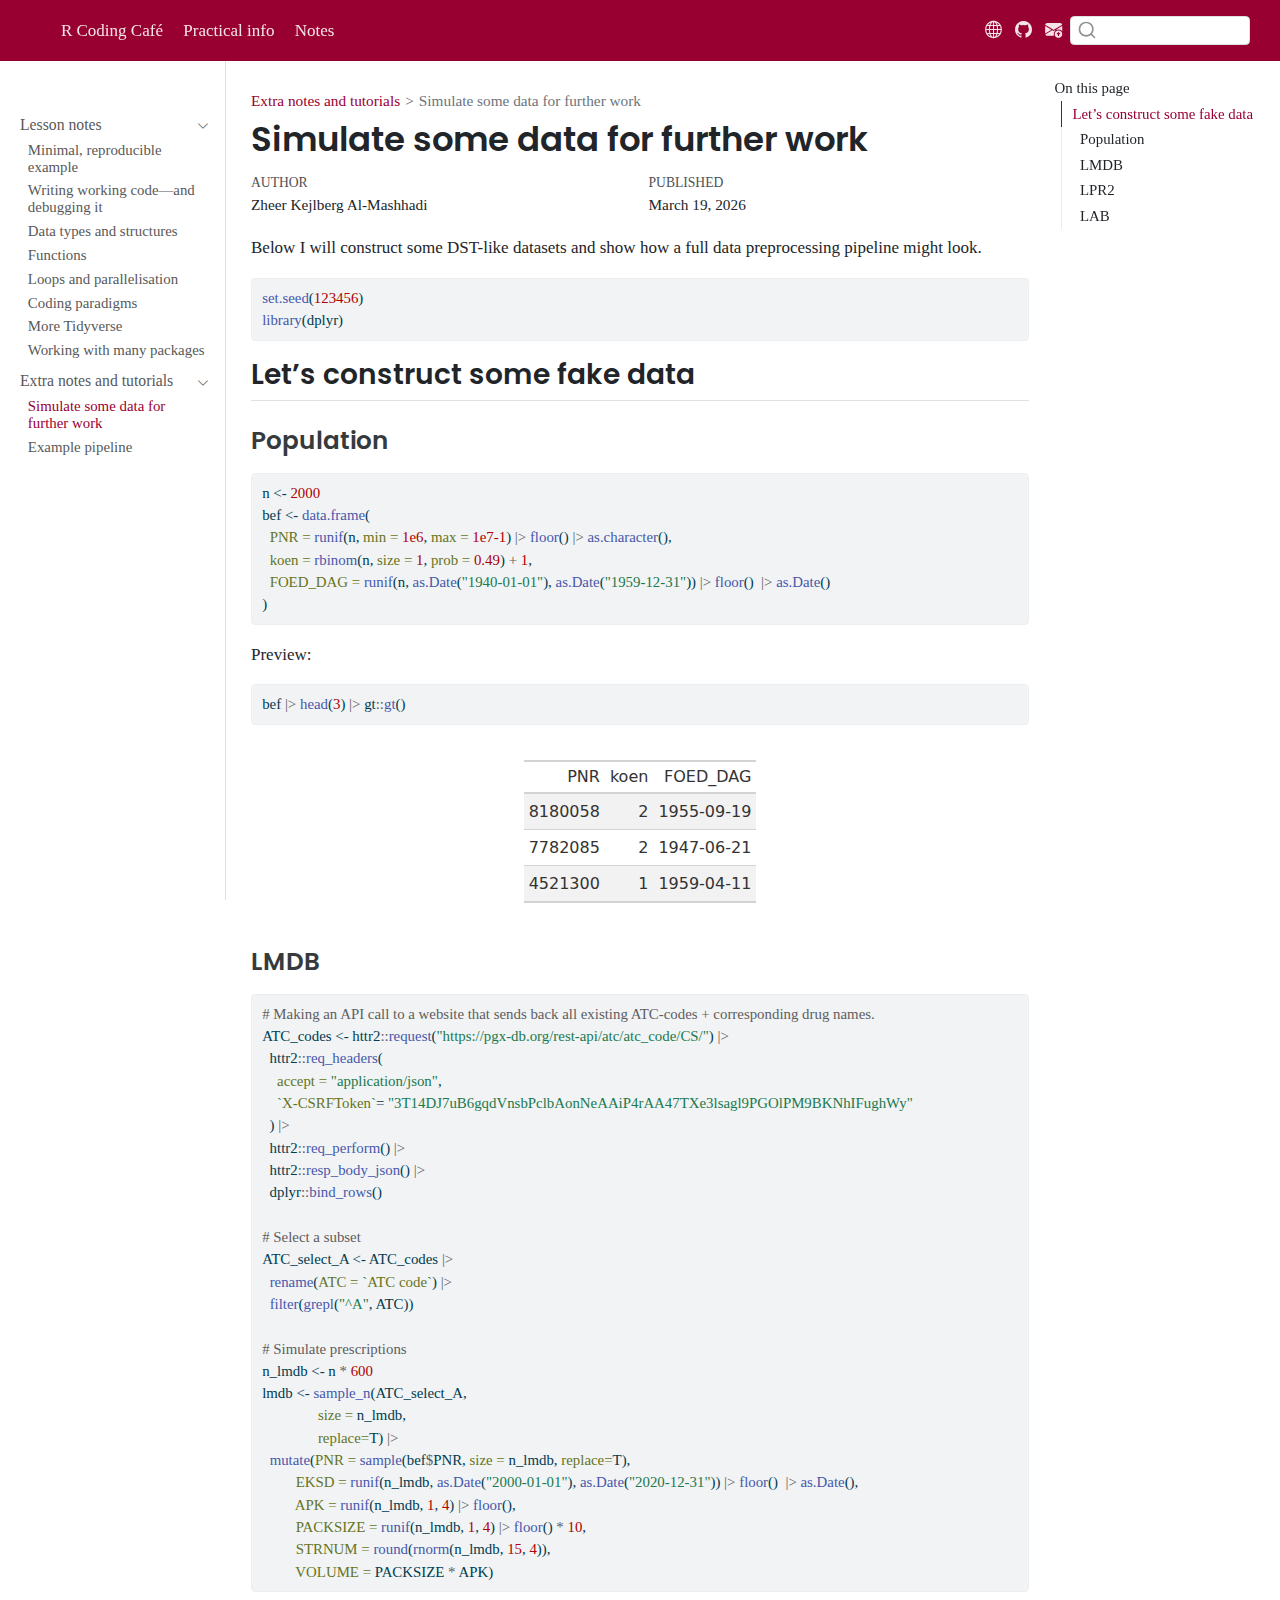
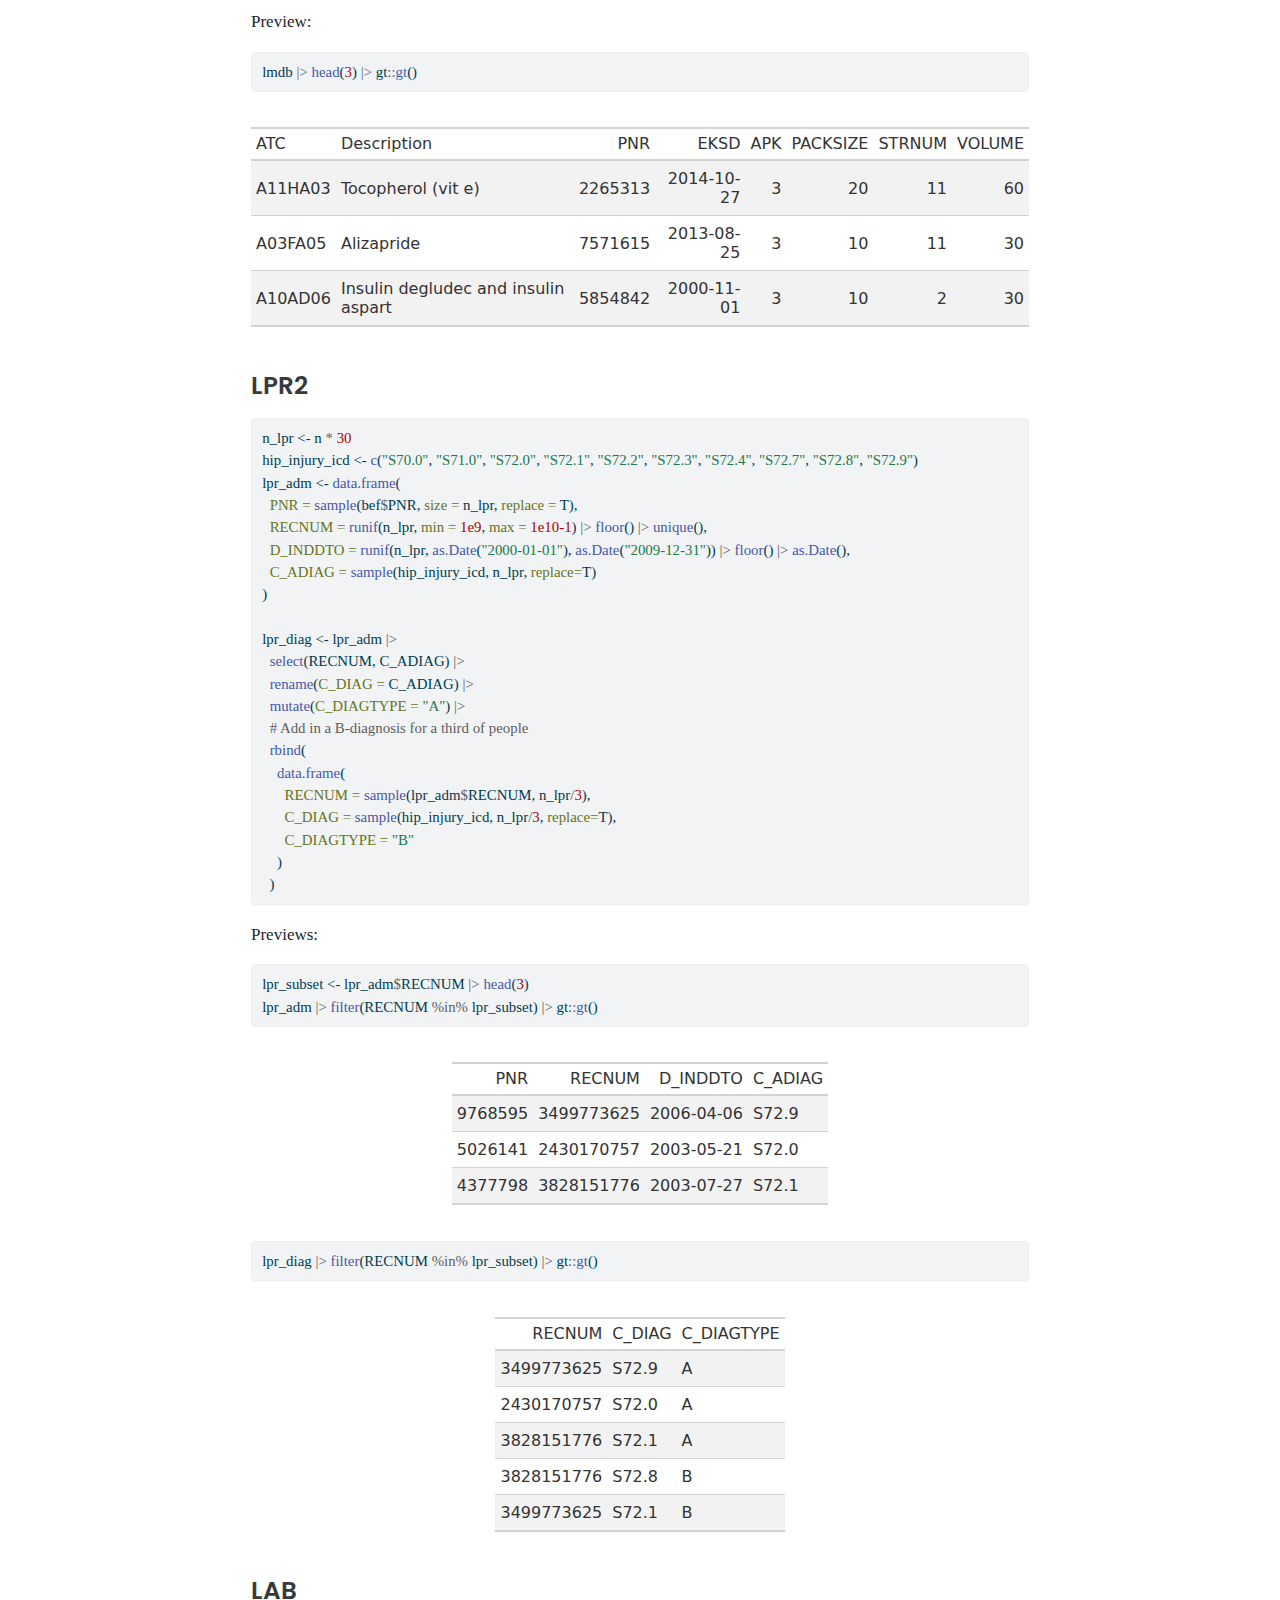
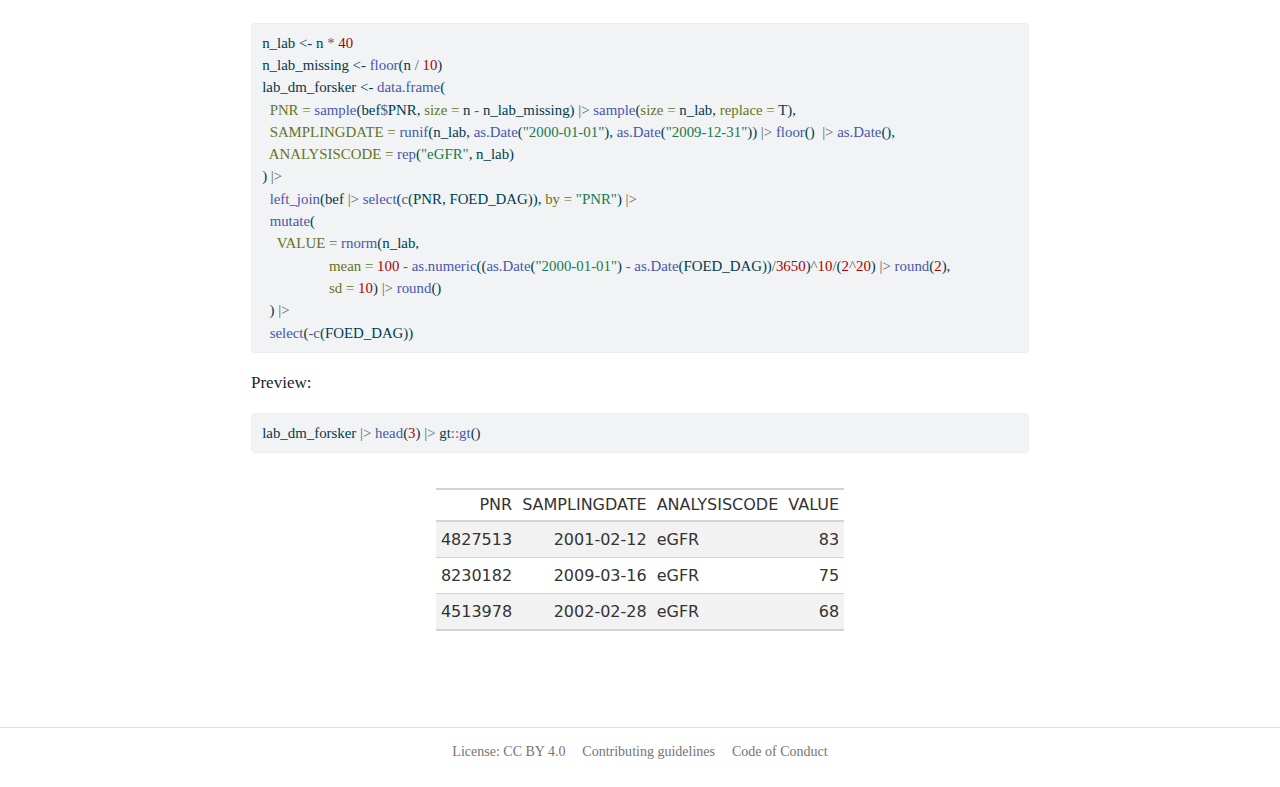
<file: notes/extra/0-simulate-data.html>
<!DOCTYPE html>
<html xmlns="http://www.w3.org/1999/xhtml" lang="en" xml:lang="en"><head>

<meta charset="utf-8">
<meta name="generator" content="quarto-1.8.25">

<meta name="viewport" content="width=device-width, initial-scale=1.0, user-scalable=yes">

<meta name="author" content="Zheer Kejlberg Al-Mashhadi">
<meta name="dcterms.date" content="2026-03-19">

<title>Simulate some data for further work – ZKA</title>
<style>
code{white-space: pre-wrap;}
span.smallcaps{font-variant: small-caps;}
div.columns{display: flex; gap: min(4vw, 1.5em);}
div.column{flex: auto; overflow-x: auto;}
div.hanging-indent{margin-left: 1.5em; text-indent: -1.5em;}
ul.task-list{list-style: none;}
ul.task-list li input[type="checkbox"] {
  width: 0.8em;
  margin: 0 0.8em 0.2em -1em; /* quarto-specific, see https://github.com/quarto-dev/quarto-cli/issues/4556 */ 
  vertical-align: middle;
}
/* CSS for syntax highlighting */
html { -webkit-text-size-adjust: 100%; }
pre > code.sourceCode { white-space: pre; position: relative; }
pre > code.sourceCode > span { display: inline-block; line-height: 1.25; }
pre > code.sourceCode > span:empty { height: 1.2em; }
.sourceCode { overflow: visible; }
code.sourceCode > span { color: inherit; text-decoration: inherit; }
div.sourceCode { margin: 1em 0; }
pre.sourceCode { margin: 0; }
@media screen {
div.sourceCode { overflow: auto; }
}
@media print {
pre > code.sourceCode { white-space: pre-wrap; }
pre > code.sourceCode > span { text-indent: -5em; padding-left: 5em; }
}
pre.numberSource code
  { counter-reset: source-line 0; }
pre.numberSource code > span
  { position: relative; left: -4em; counter-increment: source-line; }
pre.numberSource code > span > a:first-child::before
  { content: counter(source-line);
    position: relative; left: -1em; text-align: right; vertical-align: baseline;
    border: none; display: inline-block;
    -webkit-touch-callout: none; -webkit-user-select: none;
    -khtml-user-select: none; -moz-user-select: none;
    -ms-user-select: none; user-select: none;
    padding: 0 4px; width: 4em;
  }
pre.numberSource { margin-left: 3em;  padding-left: 4px; }
div.sourceCode
  {   }
@media screen {
pre > code.sourceCode > span > a:first-child::before { text-decoration: underline; }
}
</style>


<script src="../../site_libs/quarto-nav/quarto-nav.js"></script>
<script src="../../site_libs/clipboard/clipboard.min.js"></script>
<script src="../../site_libs/quarto-search/autocomplete.umd.js"></script>
<script src="../../site_libs/quarto-search/fuse.min.js"></script>
<script src="../../site_libs/quarto-search/quarto-search.js"></script>
<meta name="quarto:offset" content="../../">
<script src="../../site_libs/quarto-html/quarto.js" type="module"></script>
<script src="../../site_libs/quarto-html/tabsets/tabsets.js" type="module"></script>
<script src="../../site_libs/quarto-html/axe/axe-check.js" type="module"></script>
<script src="../../site_libs/quarto-html/popper.min.js"></script>
<script src="../../site_libs/quarto-html/tippy.umd.min.js"></script>
<script src="../../site_libs/quarto-html/anchor.min.js"></script>
<link href="../../site_libs/quarto-html/tippy.css" rel="stylesheet">
<link href="../../site_libs/quarto-html/quarto-syntax-highlighting-bca81f4a44bdcac9f2ea5a7007c52c72.css" rel="stylesheet" class="quarto-color-scheme" id="quarto-text-highlighting-styles">
<link href="../../site_libs/quarto-html/quarto-syntax-highlighting-dark-538170d48c3795f1291bb9214db34236.css" rel="stylesheet" class="quarto-color-scheme quarto-color-alternate" id="quarto-text-highlighting-styles">
<link href="../../site_libs/quarto-html/quarto-syntax-highlighting-bca81f4a44bdcac9f2ea5a7007c52c72.css" rel="stylesheet" class="quarto-color-scheme-extra" id="quarto-text-highlighting-styles">
<script src="../../site_libs/bootstrap/bootstrap.min.js"></script>
<link href="../../site_libs/bootstrap/bootstrap-icons.css" rel="stylesheet">
<link href="../../site_libs/bootstrap/bootstrap-58be809aee9e352d4cbc710845b6c930.min.css" rel="stylesheet" append-hash="true" class="quarto-color-scheme" id="quarto-bootstrap" data-mode="light">
<link href="../../site_libs/bootstrap/bootstrap-dark-58be809aee9e352d4cbc710845b6c930.min.css" rel="stylesheet" append-hash="true" class="quarto-color-scheme quarto-color-alternate" id="quarto-bootstrap" data-mode="light">
<link href="../../site_libs/bootstrap/bootstrap-58be809aee9e352d4cbc710845b6c930.min.css" rel="stylesheet" append-hash="true" class="quarto-color-scheme-extra" id="quarto-bootstrap" data-mode="light">
<script id="quarto-search-options" type="application/json">{
  "location": "navbar",
  "copy-button": false,
  "collapse-after": 3,
  "panel-placement": "end",
  "type": "textbox",
  "limit": 50,
  "keyboard-shortcut": [
    "f",
    "/",
    "s"
  ],
  "language": {
    "search-no-results-text": "No results",
    "search-matching-documents-text": "matching documents",
    "search-copy-link-title": "Copy link to search",
    "search-hide-matches-text": "Hide additional matches",
    "search-more-match-text": "more match in this document",
    "search-more-matches-text": "more matches in this document",
    "search-clear-button-title": "Clear",
    "search-text-placeholder": "",
    "search-detached-cancel-button-title": "Cancel",
    "search-submit-button-title": "Submit",
    "search-label": "Search"
  }
}</script>


</head>

<body class="nav-sidebar docked nav-fixed quarto-light">

<div id="quarto-search-results"></div>
  <header id="quarto-header" class="headroom fixed-top">
    <nav class="navbar navbar-expand-lg " data-bs-theme="dark">
      <div class="navbar-container container-fluid">
      <div class="navbar-brand-container mx-auto">
    <a href="../../index.html" class="navbar-brand navbar-brand-logo">
    </a>
    <a class="navbar-brand" href="../../index.html">
    <span class="navbar-title"></span>
    </a>
  </div>
            <div id="quarto-search" class="" title="Search"></div>
          <button class="navbar-toggler" type="button" data-bs-toggle="collapse" data-bs-target="#navbarCollapse" aria-controls="navbarCollapse" role="menu" aria-expanded="false" aria-label="Toggle navigation" onclick="if (window.quartoToggleHeadroom) { window.quartoToggleHeadroom(); }">
  <span class="navbar-toggler-icon"></span>
</button>
          <div class="collapse navbar-collapse" id="navbarCollapse">
            <ul class="navbar-nav navbar-nav-scroll me-auto">
  <li class="nav-item">
    <a class="nav-link active" href="../../index.html" aria-current="page"> 
<span class="menu-text">R Coding Café</span></a>
  </li>  
  <li class="nav-item">
    <a class="nav-link" href="../../practical-info.html"> 
<span class="menu-text">Practical info</span></a>
  </li>  
  <li class="nav-item">
    <a class="nav-link" href="../../notes/lesson-notes/index.html"> 
<span class="menu-text">Notes</span></a>
  </li>  
</ul>
          </div> <!-- /navcollapse -->
            <div class="quarto-navbar-tools tools-wide">
    <a href="https://steno-aarhus.github.io" title="" class="quarto-navigation-tool px-1" aria-label="Globe icon: Link to the Steno Aarhus GitHub landing webpage for all other Steno Aarhus projects"><i class="bi bi-globe"></i></a>
    <a href="https://github.com/steno-aarhus/" title="" class="quarto-navigation-tool px-1" aria-label=""><i class="bi bi-github"></i></a>
    <a href="mailto:contact@zheer.dk" title="" class="quarto-navigation-tool px-1" aria-label=""><i class="bi bi-envelope-arrow-up-fill"></i></a>
</div>
      </div> <!-- /container-fluid -->
    </nav>
  <nav class="quarto-secondary-nav">
    <div class="container-fluid d-flex">
      <button type="button" class="quarto-btn-toggle btn" data-bs-toggle="collapse" role="button" data-bs-target=".quarto-sidebar-collapse-item" aria-controls="quarto-sidebar" aria-expanded="false" aria-label="Toggle sidebar navigation" onclick="if (window.quartoToggleHeadroom) { window.quartoToggleHeadroom(); }">
        <i class="bi bi-layout-text-sidebar-reverse"></i>
      </button>
        <nav class="quarto-page-breadcrumbs" aria-label="breadcrumb"><ol class="breadcrumb"><li class="breadcrumb-item"><a href="../../notes/extra/index.html">Extra notes and tutorials</a></li><li class="breadcrumb-item"><a href="../../notes/extra/0-simulate-data.html">Simulate some data for further work</a></li></ol></nav>
        <a class="flex-grow-1" role="navigation" data-bs-toggle="collapse" data-bs-target=".quarto-sidebar-collapse-item" aria-controls="quarto-sidebar" aria-expanded="false" aria-label="Toggle sidebar navigation" onclick="if (window.quartoToggleHeadroom) { window.quartoToggleHeadroom(); }">      
        </a>
    </div>
  </nav>
</header>
<!-- content -->
<div id="quarto-content" class="quarto-container page-columns page-rows-contents page-layout-article page-navbar">
<!-- sidebar -->
  <nav id="quarto-sidebar" class="sidebar collapse collapse-horizontal quarto-sidebar-collapse-item sidebar-navigation docked overflow-auto">
    <div class="pt-lg-2 mt-2 text-left sidebar-header">
      <a href="../../index.html" class="sidebar-logo-link">
      </a>
      </div>
    <div class="sidebar-menu-container"> 
    <ul class="list-unstyled mt-1">
        <li class="sidebar-item sidebar-item-section">
      <div class="sidebar-item-container"> 
            <a href="../../notes/lesson-notes/index.html" class="sidebar-item-text sidebar-link">
 <span class="menu-text">Lesson notes</span></a>
          <a class="sidebar-item-toggle text-start" data-bs-toggle="collapse" data-bs-target="#quarto-sidebar-section-1" role="navigation" aria-expanded="true" aria-label="Toggle section">
            <i class="bi bi-chevron-right ms-2"></i>
          </a> 
      </div>
      <ul id="quarto-sidebar-section-1" class="collapse list-unstyled sidebar-section depth1 show">  
          <li class="sidebar-item">
  <div class="sidebar-item-container"> 
  <a href="../../notes/lesson-notes/01-Minimal-Reproducible-Example.html" class="sidebar-item-text sidebar-link">
 <span class="menu-text">Minimal, reproducible example</span></a>
  </div>
</li>
          <li class="sidebar-item">
  <div class="sidebar-item-container"> 
  <a href="../../notes/lesson-notes/02-Debugging.html" class="sidebar-item-text sidebar-link">
 <span class="menu-text">Writing working code—and debugging it</span></a>
  </div>
</li>
          <li class="sidebar-item">
  <div class="sidebar-item-container"> 
  <a href="../../notes/lesson-notes/03-Data-Types.html" class="sidebar-item-text sidebar-link">
 <span class="menu-text">Data types and structures</span></a>
  </div>
</li>
          <li class="sidebar-item">
  <div class="sidebar-item-container"> 
  <a href="../../notes/lesson-notes/04-Functions.html" class="sidebar-item-text sidebar-link">
 <span class="menu-text">Functions</span></a>
  </div>
</li>
          <li class="sidebar-item">
  <div class="sidebar-item-container"> 
  <a href="../../notes/lesson-notes/05-Loops.html" class="sidebar-item-text sidebar-link">
 <span class="menu-text">Loops and parallelisation</span></a>
  </div>
</li>
          <li class="sidebar-item">
  <div class="sidebar-item-container"> 
  <a href="../../notes/lesson-notes/06-Paradigms.html" class="sidebar-item-text sidebar-link">
 <span class="menu-text">Coding paradigms</span></a>
  </div>
</li>
          <li class="sidebar-item">
  <div class="sidebar-item-container"> 
  <a href="../../notes/lesson-notes/07-Tidyverse.html" class="sidebar-item-text sidebar-link">
 <span class="menu-text">More Tidyverse</span></a>
  </div>
</li>
          <li class="sidebar-item">
  <div class="sidebar-item-container"> 
  <a href="../../notes/lesson-notes/08-Packages-and-Dependencies.html" class="sidebar-item-text sidebar-link">
 <span class="menu-text">Working with many packages</span></a>
  </div>
</li>
      </ul>
  </li>
        <li class="sidebar-item sidebar-item-section">
      <div class="sidebar-item-container"> 
            <a href="../../notes/extra/index.html" class="sidebar-item-text sidebar-link">
 <span class="menu-text">Extra notes and tutorials</span></a>
          <a class="sidebar-item-toggle text-start" data-bs-toggle="collapse" data-bs-target="#quarto-sidebar-section-2" role="navigation" aria-expanded="true" aria-label="Toggle section">
            <i class="bi bi-chevron-right ms-2"></i>
          </a> 
      </div>
      <ul id="quarto-sidebar-section-2" class="collapse list-unstyled sidebar-section depth1 show">  
          <li class="sidebar-item">
  <div class="sidebar-item-container"> 
  <a href="../../notes/extra/0-simulate-data.html" class="sidebar-item-text sidebar-link active">
 <span class="menu-text">Simulate some data for further work</span></a>
  </div>
</li>
          <li class="sidebar-item">
  <div class="sidebar-item-container"> 
  <a href="../../notes/extra/1-example-pipeline.html" class="sidebar-item-text sidebar-link">
 <span class="menu-text">Example pipeline</span></a>
  </div>
</li>
      </ul>
  </li>
    </ul>
    </div>
</nav>
<div id="quarto-sidebar-glass" class="quarto-sidebar-collapse-item" data-bs-toggle="collapse" data-bs-target=".quarto-sidebar-collapse-item"></div>
<!-- margin-sidebar -->
    <div id="quarto-margin-sidebar" class="sidebar margin-sidebar">
        <nav id="TOC" role="doc-toc" class="toc-active">
    <h2 id="toc-title">On this page</h2>
   
  <ul>
  <li><a href="#lets-construct-some-fake-data" id="toc-lets-construct-some-fake-data" class="nav-link active" data-scroll-target="#lets-construct-some-fake-data">Let’s construct some fake data</a>
  <ul class="collapse">
  <li><a href="#population" id="toc-population" class="nav-link" data-scroll-target="#population">Population</a></li>
  <li><a href="#lmdb" id="toc-lmdb" class="nav-link" data-scroll-target="#lmdb">LMDB</a></li>
  <li><a href="#lpr2" id="toc-lpr2" class="nav-link" data-scroll-target="#lpr2">LPR2</a></li>
  <li><a href="#lab" id="toc-lab" class="nav-link" data-scroll-target="#lab">LAB</a></li>
  </ul></li>
  </ul>
</nav>
    </div>
<!-- main -->
<main class="content" id="quarto-document-content">

<header id="title-block-header" class="quarto-title-block default"><nav class="quarto-page-breadcrumbs quarto-title-breadcrumbs d-none d-lg-block" aria-label="breadcrumb"><ol class="breadcrumb"><li class="breadcrumb-item"><a href="../../notes/extra/index.html">Extra notes and tutorials</a></li><li class="breadcrumb-item"><a href="../../notes/extra/0-simulate-data.html">Simulate some data for further work</a></li></ol></nav>
<div class="quarto-title">
<h1 class="title">Simulate some data for further work</h1>
</div>



<div class="quarto-title-meta">

    <div>
    <div class="quarto-title-meta-heading">Author</div>
    <div class="quarto-title-meta-contents">
             <p>Zheer Kejlberg Al-Mashhadi </p>
          </div>
  </div>
    
    <div>
    <div class="quarto-title-meta-heading">Published</div>
    <div class="quarto-title-meta-contents">
      <p class="date">March 19, 2026</p>
    </div>
  </div>
  
    
  </div>
  


</header>


<p>Below I will construct some DST-like datasets and show how a full data preprocessing pipeline might look.</p>
<div class="cell">
<div class="code-copy-outer-scaffold"><div class="sourceCode cell-code" id="cb1"><pre class="sourceCode r code-with-copy"><code class="sourceCode r"><span id="cb1-1"><a href="#cb1-1" aria-hidden="true" tabindex="-1"></a><span class="fu">set.seed</span>(<span class="dv">123456</span>)</span>
<span id="cb1-2"><a href="#cb1-2" aria-hidden="true" tabindex="-1"></a><span class="fu">library</span>(dplyr)</span></code></pre></div><button title="Copy to Clipboard" class="code-copy-button"><i class="bi"></i></button></div>
</div>
<section id="lets-construct-some-fake-data" class="level2">
<h2 class="anchored" data-anchor-id="lets-construct-some-fake-data">Let’s construct some fake data</h2>
<section id="population" class="level3">
<h3 class="anchored" data-anchor-id="population">Population</h3>
<div class="cell">
<div class="code-copy-outer-scaffold"><div class="sourceCode cell-code" id="cb2"><pre class="sourceCode r code-with-copy"><code class="sourceCode r"><span id="cb2-1"><a href="#cb2-1" aria-hidden="true" tabindex="-1"></a>n <span class="ot">&lt;-</span> <span class="dv">2000</span></span>
<span id="cb2-2"><a href="#cb2-2" aria-hidden="true" tabindex="-1"></a>bef <span class="ot">&lt;-</span> <span class="fu">data.frame</span>(</span>
<span id="cb2-3"><a href="#cb2-3" aria-hidden="true" tabindex="-1"></a>  <span class="at">PNR =</span> <span class="fu">runif</span>(n, <span class="at">min =</span> <span class="fl">1e6</span>, <span class="at">max =</span> <span class="fl">1e7</span><span class="dv">-1</span>) <span class="sc">|&gt;</span> <span class="fu">floor</span>() <span class="sc">|&gt;</span> <span class="fu">as.character</span>(),</span>
<span id="cb2-4"><a href="#cb2-4" aria-hidden="true" tabindex="-1"></a>  <span class="at">koen =</span> <span class="fu">rbinom</span>(n, <span class="at">size =</span> <span class="dv">1</span>, <span class="at">prob =</span> <span class="fl">0.49</span>) <span class="sc">+</span> <span class="dv">1</span>,</span>
<span id="cb2-5"><a href="#cb2-5" aria-hidden="true" tabindex="-1"></a>  <span class="at">FOED_DAG =</span> <span class="fu">runif</span>(n, <span class="fu">as.Date</span>(<span class="st">"1940-01-01"</span>), <span class="fu">as.Date</span>(<span class="st">"1959-12-31"</span>)) <span class="sc">|&gt;</span> <span class="fu">floor</span>()  <span class="sc">|&gt;</span> <span class="fu">as.Date</span>()</span>
<span id="cb2-6"><a href="#cb2-6" aria-hidden="true" tabindex="-1"></a>)</span></code></pre></div><button title="Copy to Clipboard" class="code-copy-button"><i class="bi"></i></button></div>
</div>
<p>Preview:</p>
<div class="cell">
<div class="code-copy-outer-scaffold"><div class="sourceCode cell-code" id="cb3"><pre class="sourceCode r code-with-copy"><code class="sourceCode r"><span id="cb3-1"><a href="#cb3-1" aria-hidden="true" tabindex="-1"></a>bef <span class="sc">|&gt;</span> <span class="fu">head</span>(<span class="dv">3</span>) <span class="sc">|&gt;</span> gt<span class="sc">::</span><span class="fu">gt</span>()</span></code></pre></div><button title="Copy to Clipboard" class="code-copy-button"><i class="bi"></i></button></div>
<div class="cell-output-display">
<div id="uezbmvyayu" style="padding-left:0px;padding-right:0px;padding-top:10px;padding-bottom:10px;overflow-x:auto;overflow-y:auto;width:auto;height:auto;">
<style>#uezbmvyayu table {
  font-family: system-ui, 'Segoe UI', Roboto, Helvetica, Arial, sans-serif, 'Apple Color Emoji', 'Segoe UI Emoji', 'Segoe UI Symbol', 'Noto Color Emoji';
  -webkit-font-smoothing: antialiased;
  -moz-osx-font-smoothing: grayscale;
}

#uezbmvyayu thead, #uezbmvyayu tbody, #uezbmvyayu tfoot, #uezbmvyayu tr, #uezbmvyayu td, #uezbmvyayu th {
  border-style: none;
}

#uezbmvyayu p {
  margin: 0;
  padding: 0;
}

#uezbmvyayu .gt_table {
  display: table;
  border-collapse: collapse;
  line-height: normal;
  margin-left: auto;
  margin-right: auto;
  color: #333333;
  font-size: 16px;
  font-weight: normal;
  font-style: normal;
  background-color: #FFFFFF;
  width: auto;
  border-top-style: solid;
  border-top-width: 2px;
  border-top-color: #A8A8A8;
  border-right-style: none;
  border-right-width: 2px;
  border-right-color: #D3D3D3;
  border-bottom-style: solid;
  border-bottom-width: 2px;
  border-bottom-color: #A8A8A8;
  border-left-style: none;
  border-left-width: 2px;
  border-left-color: #D3D3D3;
}

#uezbmvyayu .gt_caption {
  padding-top: 4px;
  padding-bottom: 4px;
}

#uezbmvyayu .gt_title {
  color: #333333;
  font-size: 125%;
  font-weight: initial;
  padding-top: 4px;
  padding-bottom: 4px;
  padding-left: 5px;
  padding-right: 5px;
  border-bottom-color: #FFFFFF;
  border-bottom-width: 0;
}

#uezbmvyayu .gt_subtitle {
  color: #333333;
  font-size: 85%;
  font-weight: initial;
  padding-top: 3px;
  padding-bottom: 5px;
  padding-left: 5px;
  padding-right: 5px;
  border-top-color: #FFFFFF;
  border-top-width: 0;
}

#uezbmvyayu .gt_heading {
  background-color: #FFFFFF;
  text-align: center;
  border-bottom-color: #FFFFFF;
  border-left-style: none;
  border-left-width: 1px;
  border-left-color: #D3D3D3;
  border-right-style: none;
  border-right-width: 1px;
  border-right-color: #D3D3D3;
}

#uezbmvyayu .gt_bottom_border {
  border-bottom-style: solid;
  border-bottom-width: 2px;
  border-bottom-color: #D3D3D3;
}

#uezbmvyayu .gt_col_headings {
  border-top-style: solid;
  border-top-width: 2px;
  border-top-color: #D3D3D3;
  border-bottom-style: solid;
  border-bottom-width: 2px;
  border-bottom-color: #D3D3D3;
  border-left-style: none;
  border-left-width: 1px;
  border-left-color: #D3D3D3;
  border-right-style: none;
  border-right-width: 1px;
  border-right-color: #D3D3D3;
}

#uezbmvyayu .gt_col_heading {
  color: #333333;
  background-color: #FFFFFF;
  font-size: 100%;
  font-weight: normal;
  text-transform: inherit;
  border-left-style: none;
  border-left-width: 1px;
  border-left-color: #D3D3D3;
  border-right-style: none;
  border-right-width: 1px;
  border-right-color: #D3D3D3;
  vertical-align: bottom;
  padding-top: 5px;
  padding-bottom: 6px;
  padding-left: 5px;
  padding-right: 5px;
  overflow-x: hidden;
}

#uezbmvyayu .gt_column_spanner_outer {
  color: #333333;
  background-color: #FFFFFF;
  font-size: 100%;
  font-weight: normal;
  text-transform: inherit;
  padding-top: 0;
  padding-bottom: 0;
  padding-left: 4px;
  padding-right: 4px;
}

#uezbmvyayu .gt_column_spanner_outer:first-child {
  padding-left: 0;
}

#uezbmvyayu .gt_column_spanner_outer:last-child {
  padding-right: 0;
}

#uezbmvyayu .gt_column_spanner {
  border-bottom-style: solid;
  border-bottom-width: 2px;
  border-bottom-color: #D3D3D3;
  vertical-align: bottom;
  padding-top: 5px;
  padding-bottom: 5px;
  overflow-x: hidden;
  display: inline-block;
  width: 100%;
}

#uezbmvyayu .gt_spanner_row {
  border-bottom-style: hidden;
}

#uezbmvyayu .gt_group_heading {
  padding-top: 8px;
  padding-bottom: 8px;
  padding-left: 5px;
  padding-right: 5px;
  color: #333333;
  background-color: #FFFFFF;
  font-size: 100%;
  font-weight: initial;
  text-transform: inherit;
  border-top-style: solid;
  border-top-width: 2px;
  border-top-color: #D3D3D3;
  border-bottom-style: solid;
  border-bottom-width: 2px;
  border-bottom-color: #D3D3D3;
  border-left-style: none;
  border-left-width: 1px;
  border-left-color: #D3D3D3;
  border-right-style: none;
  border-right-width: 1px;
  border-right-color: #D3D3D3;
  vertical-align: middle;
  text-align: left;
}

#uezbmvyayu .gt_empty_group_heading {
  padding: 0.5px;
  color: #333333;
  background-color: #FFFFFF;
  font-size: 100%;
  font-weight: initial;
  border-top-style: solid;
  border-top-width: 2px;
  border-top-color: #D3D3D3;
  border-bottom-style: solid;
  border-bottom-width: 2px;
  border-bottom-color: #D3D3D3;
  vertical-align: middle;
}

#uezbmvyayu .gt_from_md > :first-child {
  margin-top: 0;
}

#uezbmvyayu .gt_from_md > :last-child {
  margin-bottom: 0;
}

#uezbmvyayu .gt_row {
  padding-top: 8px;
  padding-bottom: 8px;
  padding-left: 5px;
  padding-right: 5px;
  margin: 10px;
  border-top-style: solid;
  border-top-width: 1px;
  border-top-color: #D3D3D3;
  border-left-style: none;
  border-left-width: 1px;
  border-left-color: #D3D3D3;
  border-right-style: none;
  border-right-width: 1px;
  border-right-color: #D3D3D3;
  vertical-align: middle;
  overflow-x: hidden;
}

#uezbmvyayu .gt_stub {
  color: #333333;
  background-color: #FFFFFF;
  font-size: 100%;
  font-weight: initial;
  text-transform: inherit;
  border-right-style: solid;
  border-right-width: 2px;
  border-right-color: #D3D3D3;
  padding-left: 5px;
  padding-right: 5px;
}

#uezbmvyayu .gt_stub_row_group {
  color: #333333;
  background-color: #FFFFFF;
  font-size: 100%;
  font-weight: initial;
  text-transform: inherit;
  border-right-style: solid;
  border-right-width: 2px;
  border-right-color: #D3D3D3;
  padding-left: 5px;
  padding-right: 5px;
  vertical-align: top;
}

#uezbmvyayu .gt_row_group_first td {
  border-top-width: 2px;
}

#uezbmvyayu .gt_row_group_first th {
  border-top-width: 2px;
}

#uezbmvyayu .gt_summary_row {
  color: #333333;
  background-color: #FFFFFF;
  text-transform: inherit;
  padding-top: 8px;
  padding-bottom: 8px;
  padding-left: 5px;
  padding-right: 5px;
}

#uezbmvyayu .gt_first_summary_row {
  border-top-style: solid;
  border-top-color: #D3D3D3;
}

#uezbmvyayu .gt_first_summary_row.thick {
  border-top-width: 2px;
}

#uezbmvyayu .gt_last_summary_row {
  padding-top: 8px;
  padding-bottom: 8px;
  padding-left: 5px;
  padding-right: 5px;
  border-bottom-style: solid;
  border-bottom-width: 2px;
  border-bottom-color: #D3D3D3;
}

#uezbmvyayu .gt_grand_summary_row {
  color: #333333;
  background-color: #FFFFFF;
  text-transform: inherit;
  padding-top: 8px;
  padding-bottom: 8px;
  padding-left: 5px;
  padding-right: 5px;
}

#uezbmvyayu .gt_first_grand_summary_row {
  padding-top: 8px;
  padding-bottom: 8px;
  padding-left: 5px;
  padding-right: 5px;
  border-top-style: double;
  border-top-width: 6px;
  border-top-color: #D3D3D3;
}

#uezbmvyayu .gt_last_grand_summary_row_top {
  padding-top: 8px;
  padding-bottom: 8px;
  padding-left: 5px;
  padding-right: 5px;
  border-bottom-style: double;
  border-bottom-width: 6px;
  border-bottom-color: #D3D3D3;
}

#uezbmvyayu .gt_striped {
  background-color: rgba(128, 128, 128, 0.05);
}

#uezbmvyayu .gt_table_body {
  border-top-style: solid;
  border-top-width: 2px;
  border-top-color: #D3D3D3;
  border-bottom-style: solid;
  border-bottom-width: 2px;
  border-bottom-color: #D3D3D3;
}

#uezbmvyayu .gt_footnotes {
  color: #333333;
  background-color: #FFFFFF;
  border-bottom-style: none;
  border-bottom-width: 2px;
  border-bottom-color: #D3D3D3;
  border-left-style: none;
  border-left-width: 2px;
  border-left-color: #D3D3D3;
  border-right-style: none;
  border-right-width: 2px;
  border-right-color: #D3D3D3;
}

#uezbmvyayu .gt_footnote {
  margin: 0px;
  font-size: 90%;
  padding-top: 4px;
  padding-bottom: 4px;
  padding-left: 5px;
  padding-right: 5px;
}

#uezbmvyayu .gt_sourcenotes {
  color: #333333;
  background-color: #FFFFFF;
  border-bottom-style: none;
  border-bottom-width: 2px;
  border-bottom-color: #D3D3D3;
  border-left-style: none;
  border-left-width: 2px;
  border-left-color: #D3D3D3;
  border-right-style: none;
  border-right-width: 2px;
  border-right-color: #D3D3D3;
}

#uezbmvyayu .gt_sourcenote {
  font-size: 90%;
  padding-top: 4px;
  padding-bottom: 4px;
  padding-left: 5px;
  padding-right: 5px;
}

#uezbmvyayu .gt_left {
  text-align: left;
}

#uezbmvyayu .gt_center {
  text-align: center;
}

#uezbmvyayu .gt_right {
  text-align: right;
  font-variant-numeric: tabular-nums;
}

#uezbmvyayu .gt_font_normal {
  font-weight: normal;
}

#uezbmvyayu .gt_font_bold {
  font-weight: bold;
}

#uezbmvyayu .gt_font_italic {
  font-style: italic;
}

#uezbmvyayu .gt_super {
  font-size: 65%;
}

#uezbmvyayu .gt_footnote_marks {
  font-size: 75%;
  vertical-align: 0.4em;
  position: initial;
}

#uezbmvyayu .gt_asterisk {
  font-size: 100%;
  vertical-align: 0;
}

#uezbmvyayu .gt_indent_1 {
  text-indent: 5px;
}

#uezbmvyayu .gt_indent_2 {
  text-indent: 10px;
}

#uezbmvyayu .gt_indent_3 {
  text-indent: 15px;
}

#uezbmvyayu .gt_indent_4 {
  text-indent: 20px;
}

#uezbmvyayu .gt_indent_5 {
  text-indent: 25px;
}

#uezbmvyayu .katex-display {
  display: inline-flex !important;
  margin-bottom: 0.75em !important;
}

#uezbmvyayu div.Reactable > div.rt-table > div.rt-thead > div.rt-tr.rt-tr-group-header > div.rt-th-group:after {
  height: 0px !important;
}
</style>

<table class="gt_table caption-top table table-sm table-striped small" data-quarto-bootstrap="false">
<thead>
<tr class="gt_col_headings header">
<th id="PNR" class="gt_col_heading gt_columns_bottom_border gt_right" data-quarto-table-cell-role="th" scope="col">PNR</th>
<th id="koen" class="gt_col_heading gt_columns_bottom_border gt_right" data-quarto-table-cell-role="th" scope="col">koen</th>
<th id="FOED_DAG" class="gt_col_heading gt_columns_bottom_border gt_right" data-quarto-table-cell-role="th" scope="col">FOED_DAG</th>
</tr>
</thead>
<tbody class="gt_table_body">
<tr class="odd">
<td class="gt_row gt_right" headers="PNR">8180058</td>
<td class="gt_row gt_right" headers="koen">2</td>
<td class="gt_row gt_right" headers="FOED_DAG">1955-09-19</td>
</tr>
<tr class="even">
<td class="gt_row gt_right" headers="PNR">7782085</td>
<td class="gt_row gt_right" headers="koen">2</td>
<td class="gt_row gt_right" headers="FOED_DAG">1947-06-21</td>
</tr>
<tr class="odd">
<td class="gt_row gt_right" headers="PNR">4521300</td>
<td class="gt_row gt_right" headers="koen">1</td>
<td class="gt_row gt_right" headers="FOED_DAG">1959-04-11</td>
</tr>
</tbody>
</table>

</div>
</div>
</div>
</section>
<section id="lmdb" class="level3">
<h3 class="anchored" data-anchor-id="lmdb">LMDB</h3>
<div class="cell">
<div class="code-copy-outer-scaffold"><div class="sourceCode cell-code" id="cb4"><pre class="sourceCode r code-with-copy"><code class="sourceCode r"><span id="cb4-1"><a href="#cb4-1" aria-hidden="true" tabindex="-1"></a><span class="co"># Making an API call to a website that sends back all existing ATC-codes + corresponding drug names.</span></span>
<span id="cb4-2"><a href="#cb4-2" aria-hidden="true" tabindex="-1"></a>ATC_codes <span class="ot">&lt;-</span> httr2<span class="sc">::</span><span class="fu">request</span>(<span class="st">"https://pgx-db.org/rest-api/atc/atc_code/CS/"</span>) <span class="sc">|&gt;</span></span>
<span id="cb4-3"><a href="#cb4-3" aria-hidden="true" tabindex="-1"></a>  httr2<span class="sc">::</span><span class="fu">req_headers</span>(</span>
<span id="cb4-4"><a href="#cb4-4" aria-hidden="true" tabindex="-1"></a>    <span class="at">accept =</span> <span class="st">"application/json"</span>,</span>
<span id="cb4-5"><a href="#cb4-5" aria-hidden="true" tabindex="-1"></a>    <span class="st">`</span><span class="at">X-CSRFToken</span><span class="st">`</span><span class="ot">=</span> <span class="st">"3T14DJ7uB6gqdVnsbPclbAonNeAAiP4rAA47TXe3lsagl9PGOlPM9BKNhIFughWy"</span></span>
<span id="cb4-6"><a href="#cb4-6" aria-hidden="true" tabindex="-1"></a>  ) <span class="sc">|&gt;</span></span>
<span id="cb4-7"><a href="#cb4-7" aria-hidden="true" tabindex="-1"></a>  httr2<span class="sc">::</span><span class="fu">req_perform</span>() <span class="sc">|&gt;</span></span>
<span id="cb4-8"><a href="#cb4-8" aria-hidden="true" tabindex="-1"></a>  httr2<span class="sc">::</span><span class="fu">resp_body_json</span>() <span class="sc">|&gt;</span> </span>
<span id="cb4-9"><a href="#cb4-9" aria-hidden="true" tabindex="-1"></a>  dplyr<span class="sc">::</span><span class="fu">bind_rows</span>()</span>
<span id="cb4-10"><a href="#cb4-10" aria-hidden="true" tabindex="-1"></a></span>
<span id="cb4-11"><a href="#cb4-11" aria-hidden="true" tabindex="-1"></a><span class="co"># Select a subset</span></span>
<span id="cb4-12"><a href="#cb4-12" aria-hidden="true" tabindex="-1"></a>ATC_select_A <span class="ot">&lt;-</span> ATC_codes <span class="sc">|&gt;</span> </span>
<span id="cb4-13"><a href="#cb4-13" aria-hidden="true" tabindex="-1"></a>  <span class="fu">rename</span>(<span class="at">ATC =</span> <span class="st">`</span><span class="at">ATC code</span><span class="st">`</span>) <span class="sc">|&gt;</span></span>
<span id="cb4-14"><a href="#cb4-14" aria-hidden="true" tabindex="-1"></a>  <span class="fu">filter</span>(<span class="fu">grepl</span>(<span class="st">"^A"</span>, ATC))</span>
<span id="cb4-15"><a href="#cb4-15" aria-hidden="true" tabindex="-1"></a></span>
<span id="cb4-16"><a href="#cb4-16" aria-hidden="true" tabindex="-1"></a><span class="co"># Simulate prescriptions</span></span>
<span id="cb4-17"><a href="#cb4-17" aria-hidden="true" tabindex="-1"></a>n_lmdb <span class="ot">&lt;-</span> n <span class="sc">*</span> <span class="dv">600</span></span>
<span id="cb4-18"><a href="#cb4-18" aria-hidden="true" tabindex="-1"></a>lmdb <span class="ot">&lt;-</span> <span class="fu">sample_n</span>(ATC_select_A,</span>
<span id="cb4-19"><a href="#cb4-19" aria-hidden="true" tabindex="-1"></a>               <span class="at">size =</span> n_lmdb,</span>
<span id="cb4-20"><a href="#cb4-20" aria-hidden="true" tabindex="-1"></a>               <span class="at">replace=</span>T) <span class="sc">|&gt;</span></span>
<span id="cb4-21"><a href="#cb4-21" aria-hidden="true" tabindex="-1"></a>  <span class="fu">mutate</span>(<span class="at">PNR =</span> <span class="fu">sample</span>(bef<span class="sc">$</span>PNR, <span class="at">size =</span> n_lmdb, <span class="at">replace=</span>T),</span>
<span id="cb4-22"><a href="#cb4-22" aria-hidden="true" tabindex="-1"></a>         <span class="at">EKSD =</span> <span class="fu">runif</span>(n_lmdb, <span class="fu">as.Date</span>(<span class="st">"2000-01-01"</span>), <span class="fu">as.Date</span>(<span class="st">"2020-12-31"</span>)) <span class="sc">|&gt;</span> <span class="fu">floor</span>()  <span class="sc">|&gt;</span> <span class="fu">as.Date</span>(),</span>
<span id="cb4-23"><a href="#cb4-23" aria-hidden="true" tabindex="-1"></a>         <span class="at">APK =</span> <span class="fu">runif</span>(n_lmdb, <span class="dv">1</span>, <span class="dv">4</span>) <span class="sc">|&gt;</span> <span class="fu">floor</span>(),</span>
<span id="cb4-24"><a href="#cb4-24" aria-hidden="true" tabindex="-1"></a>         <span class="at">PACKSIZE =</span> <span class="fu">runif</span>(n_lmdb, <span class="dv">1</span>, <span class="dv">4</span>) <span class="sc">|&gt;</span> <span class="fu">floor</span>() <span class="sc">*</span> <span class="dv">10</span>,</span>
<span id="cb4-25"><a href="#cb4-25" aria-hidden="true" tabindex="-1"></a>         <span class="at">STRNUM =</span> <span class="fu">round</span>(<span class="fu">rnorm</span>(n_lmdb, <span class="dv">15</span>, <span class="dv">4</span>)),</span>
<span id="cb4-26"><a href="#cb4-26" aria-hidden="true" tabindex="-1"></a>         <span class="at">VOLUME =</span> PACKSIZE <span class="sc">*</span> APK)</span></code></pre></div><button title="Copy to Clipboard" class="code-copy-button"><i class="bi"></i></button></div>
</div>
<p>Preview:</p>
<div class="cell">
<div class="code-copy-outer-scaffold"><div class="sourceCode cell-code" id="cb5"><pre class="sourceCode r code-with-copy"><code class="sourceCode r"><span id="cb5-1"><a href="#cb5-1" aria-hidden="true" tabindex="-1"></a>lmdb <span class="sc">|&gt;</span> <span class="fu">head</span>(<span class="dv">3</span>) <span class="sc">|&gt;</span> gt<span class="sc">::</span><span class="fu">gt</span>()</span></code></pre></div><button title="Copy to Clipboard" class="code-copy-button"><i class="bi"></i></button></div>
<div class="cell-output-display">
<div id="blkglhpyfc" style="padding-left:0px;padding-right:0px;padding-top:10px;padding-bottom:10px;overflow-x:auto;overflow-y:auto;width:auto;height:auto;">
<style>#blkglhpyfc table {
  font-family: system-ui, 'Segoe UI', Roboto, Helvetica, Arial, sans-serif, 'Apple Color Emoji', 'Segoe UI Emoji', 'Segoe UI Symbol', 'Noto Color Emoji';
  -webkit-font-smoothing: antialiased;
  -moz-osx-font-smoothing: grayscale;
}

#blkglhpyfc thead, #blkglhpyfc tbody, #blkglhpyfc tfoot, #blkglhpyfc tr, #blkglhpyfc td, #blkglhpyfc th {
  border-style: none;
}

#blkglhpyfc p {
  margin: 0;
  padding: 0;
}

#blkglhpyfc .gt_table {
  display: table;
  border-collapse: collapse;
  line-height: normal;
  margin-left: auto;
  margin-right: auto;
  color: #333333;
  font-size: 16px;
  font-weight: normal;
  font-style: normal;
  background-color: #FFFFFF;
  width: auto;
  border-top-style: solid;
  border-top-width: 2px;
  border-top-color: #A8A8A8;
  border-right-style: none;
  border-right-width: 2px;
  border-right-color: #D3D3D3;
  border-bottom-style: solid;
  border-bottom-width: 2px;
  border-bottom-color: #A8A8A8;
  border-left-style: none;
  border-left-width: 2px;
  border-left-color: #D3D3D3;
}

#blkglhpyfc .gt_caption {
  padding-top: 4px;
  padding-bottom: 4px;
}

#blkglhpyfc .gt_title {
  color: #333333;
  font-size: 125%;
  font-weight: initial;
  padding-top: 4px;
  padding-bottom: 4px;
  padding-left: 5px;
  padding-right: 5px;
  border-bottom-color: #FFFFFF;
  border-bottom-width: 0;
}

#blkglhpyfc .gt_subtitle {
  color: #333333;
  font-size: 85%;
  font-weight: initial;
  padding-top: 3px;
  padding-bottom: 5px;
  padding-left: 5px;
  padding-right: 5px;
  border-top-color: #FFFFFF;
  border-top-width: 0;
}

#blkglhpyfc .gt_heading {
  background-color: #FFFFFF;
  text-align: center;
  border-bottom-color: #FFFFFF;
  border-left-style: none;
  border-left-width: 1px;
  border-left-color: #D3D3D3;
  border-right-style: none;
  border-right-width: 1px;
  border-right-color: #D3D3D3;
}

#blkglhpyfc .gt_bottom_border {
  border-bottom-style: solid;
  border-bottom-width: 2px;
  border-bottom-color: #D3D3D3;
}

#blkglhpyfc .gt_col_headings {
  border-top-style: solid;
  border-top-width: 2px;
  border-top-color: #D3D3D3;
  border-bottom-style: solid;
  border-bottom-width: 2px;
  border-bottom-color: #D3D3D3;
  border-left-style: none;
  border-left-width: 1px;
  border-left-color: #D3D3D3;
  border-right-style: none;
  border-right-width: 1px;
  border-right-color: #D3D3D3;
}

#blkglhpyfc .gt_col_heading {
  color: #333333;
  background-color: #FFFFFF;
  font-size: 100%;
  font-weight: normal;
  text-transform: inherit;
  border-left-style: none;
  border-left-width: 1px;
  border-left-color: #D3D3D3;
  border-right-style: none;
  border-right-width: 1px;
  border-right-color: #D3D3D3;
  vertical-align: bottom;
  padding-top: 5px;
  padding-bottom: 6px;
  padding-left: 5px;
  padding-right: 5px;
  overflow-x: hidden;
}

#blkglhpyfc .gt_column_spanner_outer {
  color: #333333;
  background-color: #FFFFFF;
  font-size: 100%;
  font-weight: normal;
  text-transform: inherit;
  padding-top: 0;
  padding-bottom: 0;
  padding-left: 4px;
  padding-right: 4px;
}

#blkglhpyfc .gt_column_spanner_outer:first-child {
  padding-left: 0;
}

#blkglhpyfc .gt_column_spanner_outer:last-child {
  padding-right: 0;
}

#blkglhpyfc .gt_column_spanner {
  border-bottom-style: solid;
  border-bottom-width: 2px;
  border-bottom-color: #D3D3D3;
  vertical-align: bottom;
  padding-top: 5px;
  padding-bottom: 5px;
  overflow-x: hidden;
  display: inline-block;
  width: 100%;
}

#blkglhpyfc .gt_spanner_row {
  border-bottom-style: hidden;
}

#blkglhpyfc .gt_group_heading {
  padding-top: 8px;
  padding-bottom: 8px;
  padding-left: 5px;
  padding-right: 5px;
  color: #333333;
  background-color: #FFFFFF;
  font-size: 100%;
  font-weight: initial;
  text-transform: inherit;
  border-top-style: solid;
  border-top-width: 2px;
  border-top-color: #D3D3D3;
  border-bottom-style: solid;
  border-bottom-width: 2px;
  border-bottom-color: #D3D3D3;
  border-left-style: none;
  border-left-width: 1px;
  border-left-color: #D3D3D3;
  border-right-style: none;
  border-right-width: 1px;
  border-right-color: #D3D3D3;
  vertical-align: middle;
  text-align: left;
}

#blkglhpyfc .gt_empty_group_heading {
  padding: 0.5px;
  color: #333333;
  background-color: #FFFFFF;
  font-size: 100%;
  font-weight: initial;
  border-top-style: solid;
  border-top-width: 2px;
  border-top-color: #D3D3D3;
  border-bottom-style: solid;
  border-bottom-width: 2px;
  border-bottom-color: #D3D3D3;
  vertical-align: middle;
}

#blkglhpyfc .gt_from_md > :first-child {
  margin-top: 0;
}

#blkglhpyfc .gt_from_md > :last-child {
  margin-bottom: 0;
}

#blkglhpyfc .gt_row {
  padding-top: 8px;
  padding-bottom: 8px;
  padding-left: 5px;
  padding-right: 5px;
  margin: 10px;
  border-top-style: solid;
  border-top-width: 1px;
  border-top-color: #D3D3D3;
  border-left-style: none;
  border-left-width: 1px;
  border-left-color: #D3D3D3;
  border-right-style: none;
  border-right-width: 1px;
  border-right-color: #D3D3D3;
  vertical-align: middle;
  overflow-x: hidden;
}

#blkglhpyfc .gt_stub {
  color: #333333;
  background-color: #FFFFFF;
  font-size: 100%;
  font-weight: initial;
  text-transform: inherit;
  border-right-style: solid;
  border-right-width: 2px;
  border-right-color: #D3D3D3;
  padding-left: 5px;
  padding-right: 5px;
}

#blkglhpyfc .gt_stub_row_group {
  color: #333333;
  background-color: #FFFFFF;
  font-size: 100%;
  font-weight: initial;
  text-transform: inherit;
  border-right-style: solid;
  border-right-width: 2px;
  border-right-color: #D3D3D3;
  padding-left: 5px;
  padding-right: 5px;
  vertical-align: top;
}

#blkglhpyfc .gt_row_group_first td {
  border-top-width: 2px;
}

#blkglhpyfc .gt_row_group_first th {
  border-top-width: 2px;
}

#blkglhpyfc .gt_summary_row {
  color: #333333;
  background-color: #FFFFFF;
  text-transform: inherit;
  padding-top: 8px;
  padding-bottom: 8px;
  padding-left: 5px;
  padding-right: 5px;
}

#blkglhpyfc .gt_first_summary_row {
  border-top-style: solid;
  border-top-color: #D3D3D3;
}

#blkglhpyfc .gt_first_summary_row.thick {
  border-top-width: 2px;
}

#blkglhpyfc .gt_last_summary_row {
  padding-top: 8px;
  padding-bottom: 8px;
  padding-left: 5px;
  padding-right: 5px;
  border-bottom-style: solid;
  border-bottom-width: 2px;
  border-bottom-color: #D3D3D3;
}

#blkglhpyfc .gt_grand_summary_row {
  color: #333333;
  background-color: #FFFFFF;
  text-transform: inherit;
  padding-top: 8px;
  padding-bottom: 8px;
  padding-left: 5px;
  padding-right: 5px;
}

#blkglhpyfc .gt_first_grand_summary_row {
  padding-top: 8px;
  padding-bottom: 8px;
  padding-left: 5px;
  padding-right: 5px;
  border-top-style: double;
  border-top-width: 6px;
  border-top-color: #D3D3D3;
}

#blkglhpyfc .gt_last_grand_summary_row_top {
  padding-top: 8px;
  padding-bottom: 8px;
  padding-left: 5px;
  padding-right: 5px;
  border-bottom-style: double;
  border-bottom-width: 6px;
  border-bottom-color: #D3D3D3;
}

#blkglhpyfc .gt_striped {
  background-color: rgba(128, 128, 128, 0.05);
}

#blkglhpyfc .gt_table_body {
  border-top-style: solid;
  border-top-width: 2px;
  border-top-color: #D3D3D3;
  border-bottom-style: solid;
  border-bottom-width: 2px;
  border-bottom-color: #D3D3D3;
}

#blkglhpyfc .gt_footnotes {
  color: #333333;
  background-color: #FFFFFF;
  border-bottom-style: none;
  border-bottom-width: 2px;
  border-bottom-color: #D3D3D3;
  border-left-style: none;
  border-left-width: 2px;
  border-left-color: #D3D3D3;
  border-right-style: none;
  border-right-width: 2px;
  border-right-color: #D3D3D3;
}

#blkglhpyfc .gt_footnote {
  margin: 0px;
  font-size: 90%;
  padding-top: 4px;
  padding-bottom: 4px;
  padding-left: 5px;
  padding-right: 5px;
}

#blkglhpyfc .gt_sourcenotes {
  color: #333333;
  background-color: #FFFFFF;
  border-bottom-style: none;
  border-bottom-width: 2px;
  border-bottom-color: #D3D3D3;
  border-left-style: none;
  border-left-width: 2px;
  border-left-color: #D3D3D3;
  border-right-style: none;
  border-right-width: 2px;
  border-right-color: #D3D3D3;
}

#blkglhpyfc .gt_sourcenote {
  font-size: 90%;
  padding-top: 4px;
  padding-bottom: 4px;
  padding-left: 5px;
  padding-right: 5px;
}

#blkglhpyfc .gt_left {
  text-align: left;
}

#blkglhpyfc .gt_center {
  text-align: center;
}

#blkglhpyfc .gt_right {
  text-align: right;
  font-variant-numeric: tabular-nums;
}

#blkglhpyfc .gt_font_normal {
  font-weight: normal;
}

#blkglhpyfc .gt_font_bold {
  font-weight: bold;
}

#blkglhpyfc .gt_font_italic {
  font-style: italic;
}

#blkglhpyfc .gt_super {
  font-size: 65%;
}

#blkglhpyfc .gt_footnote_marks {
  font-size: 75%;
  vertical-align: 0.4em;
  position: initial;
}

#blkglhpyfc .gt_asterisk {
  font-size: 100%;
  vertical-align: 0;
}

#blkglhpyfc .gt_indent_1 {
  text-indent: 5px;
}

#blkglhpyfc .gt_indent_2 {
  text-indent: 10px;
}

#blkglhpyfc .gt_indent_3 {
  text-indent: 15px;
}

#blkglhpyfc .gt_indent_4 {
  text-indent: 20px;
}

#blkglhpyfc .gt_indent_5 {
  text-indent: 25px;
}

#blkglhpyfc .katex-display {
  display: inline-flex !important;
  margin-bottom: 0.75em !important;
}

#blkglhpyfc div.Reactable > div.rt-table > div.rt-thead > div.rt-tr.rt-tr-group-header > div.rt-th-group:after {
  height: 0px !important;
}
</style>

<table class="gt_table caption-top table table-sm table-striped small" data-quarto-bootstrap="false">
<thead>
<tr class="gt_col_headings header">
<th id="ATC" class="gt_col_heading gt_columns_bottom_border gt_left" data-quarto-table-cell-role="th" scope="col">ATC</th>
<th id="Description" class="gt_col_heading gt_columns_bottom_border gt_left" data-quarto-table-cell-role="th" scope="col">Description</th>
<th id="PNR" class="gt_col_heading gt_columns_bottom_border gt_right" data-quarto-table-cell-role="th" scope="col">PNR</th>
<th id="EKSD" class="gt_col_heading gt_columns_bottom_border gt_right" data-quarto-table-cell-role="th" scope="col">EKSD</th>
<th id="APK" class="gt_col_heading gt_columns_bottom_border gt_right" data-quarto-table-cell-role="th" scope="col">APK</th>
<th id="PACKSIZE" class="gt_col_heading gt_columns_bottom_border gt_right" data-quarto-table-cell-role="th" scope="col">PACKSIZE</th>
<th id="STRNUM" class="gt_col_heading gt_columns_bottom_border gt_right" data-quarto-table-cell-role="th" scope="col">STRNUM</th>
<th id="VOLUME" class="gt_col_heading gt_columns_bottom_border gt_right" data-quarto-table-cell-role="th" scope="col">VOLUME</th>
</tr>
</thead>
<tbody class="gt_table_body">
<tr class="odd">
<td class="gt_row gt_left" headers="ATC">A11HA03</td>
<td class="gt_row gt_left" headers="Description">Tocopherol (vit e)</td>
<td class="gt_row gt_right" headers="PNR">2265313</td>
<td class="gt_row gt_right" headers="EKSD">2014-10-27</td>
<td class="gt_row gt_right" headers="APK">3</td>
<td class="gt_row gt_right" headers="PACKSIZE">20</td>
<td class="gt_row gt_right" headers="STRNUM">11</td>
<td class="gt_row gt_right" headers="VOLUME">60</td>
</tr>
<tr class="even">
<td class="gt_row gt_left" headers="ATC">A03FA05</td>
<td class="gt_row gt_left" headers="Description">Alizapride</td>
<td class="gt_row gt_right" headers="PNR">7571615</td>
<td class="gt_row gt_right" headers="EKSD">2013-08-25</td>
<td class="gt_row gt_right" headers="APK">3</td>
<td class="gt_row gt_right" headers="PACKSIZE">10</td>
<td class="gt_row gt_right" headers="STRNUM">11</td>
<td class="gt_row gt_right" headers="VOLUME">30</td>
</tr>
<tr class="odd">
<td class="gt_row gt_left" headers="ATC">A10AD06</td>
<td class="gt_row gt_left" headers="Description">Insulin degludec and insulin aspart</td>
<td class="gt_row gt_right" headers="PNR">5854842</td>
<td class="gt_row gt_right" headers="EKSD">2000-11-01</td>
<td class="gt_row gt_right" headers="APK">3</td>
<td class="gt_row gt_right" headers="PACKSIZE">10</td>
<td class="gt_row gt_right" headers="STRNUM">2</td>
<td class="gt_row gt_right" headers="VOLUME">30</td>
</tr>
</tbody>
</table>

</div>
</div>
</div>
</section>
<section id="lpr2" class="level3">
<h3 class="anchored" data-anchor-id="lpr2">LPR2</h3>
<div class="cell">
<div class="code-copy-outer-scaffold"><div class="sourceCode cell-code" id="cb6"><pre class="sourceCode r code-with-copy"><code class="sourceCode r"><span id="cb6-1"><a href="#cb6-1" aria-hidden="true" tabindex="-1"></a>n_lpr <span class="ot">&lt;-</span> n <span class="sc">*</span> <span class="dv">30</span></span>
<span id="cb6-2"><a href="#cb6-2" aria-hidden="true" tabindex="-1"></a>hip_injury_icd <span class="ot">&lt;-</span> <span class="fu">c</span>(<span class="st">"S70.0"</span>, <span class="st">"S71.0"</span>, <span class="st">"S72.0"</span>, <span class="st">"S72.1"</span>, <span class="st">"S72.2"</span>, <span class="st">"S72.3"</span>, <span class="st">"S72.4"</span>, <span class="st">"S72.7"</span>, <span class="st">"S72.8"</span>, <span class="st">"S72.9"</span>)</span>
<span id="cb6-3"><a href="#cb6-3" aria-hidden="true" tabindex="-1"></a>lpr_adm <span class="ot">&lt;-</span> <span class="fu">data.frame</span>(</span>
<span id="cb6-4"><a href="#cb6-4" aria-hidden="true" tabindex="-1"></a>  <span class="at">PNR =</span> <span class="fu">sample</span>(bef<span class="sc">$</span>PNR, <span class="at">size =</span> n_lpr, <span class="at">replace =</span> T),</span>
<span id="cb6-5"><a href="#cb6-5" aria-hidden="true" tabindex="-1"></a>  <span class="at">RECNUM =</span> <span class="fu">runif</span>(n_lpr, <span class="at">min =</span> <span class="fl">1e9</span>, <span class="at">max =</span> <span class="fl">1e10</span><span class="dv">-1</span>) <span class="sc">|&gt;</span> <span class="fu">floor</span>() <span class="sc">|&gt;</span> <span class="fu">unique</span>(),</span>
<span id="cb6-6"><a href="#cb6-6" aria-hidden="true" tabindex="-1"></a>  <span class="at">D_INDDTO =</span> <span class="fu">runif</span>(n_lpr, <span class="fu">as.Date</span>(<span class="st">"2000-01-01"</span>), <span class="fu">as.Date</span>(<span class="st">"2009-12-31"</span>)) <span class="sc">|&gt;</span> <span class="fu">floor</span>() <span class="sc">|&gt;</span> <span class="fu">as.Date</span>(),</span>
<span id="cb6-7"><a href="#cb6-7" aria-hidden="true" tabindex="-1"></a>  <span class="at">C_ADIAG =</span> <span class="fu">sample</span>(hip_injury_icd, n_lpr, <span class="at">replace=</span>T)</span>
<span id="cb6-8"><a href="#cb6-8" aria-hidden="true" tabindex="-1"></a>)</span>
<span id="cb6-9"><a href="#cb6-9" aria-hidden="true" tabindex="-1"></a></span>
<span id="cb6-10"><a href="#cb6-10" aria-hidden="true" tabindex="-1"></a>lpr_diag <span class="ot">&lt;-</span> lpr_adm <span class="sc">|&gt;</span> </span>
<span id="cb6-11"><a href="#cb6-11" aria-hidden="true" tabindex="-1"></a>  <span class="fu">select</span>(RECNUM, C_ADIAG) <span class="sc">|&gt;</span></span>
<span id="cb6-12"><a href="#cb6-12" aria-hidden="true" tabindex="-1"></a>  <span class="fu">rename</span>(<span class="at">C_DIAG =</span> C_ADIAG) <span class="sc">|&gt;</span></span>
<span id="cb6-13"><a href="#cb6-13" aria-hidden="true" tabindex="-1"></a>  <span class="fu">mutate</span>(<span class="at">C_DIAGTYPE =</span> <span class="st">"A"</span>) <span class="sc">|&gt;</span></span>
<span id="cb6-14"><a href="#cb6-14" aria-hidden="true" tabindex="-1"></a>  <span class="co"># Add in a B-diagnosis for a third of people</span></span>
<span id="cb6-15"><a href="#cb6-15" aria-hidden="true" tabindex="-1"></a>  <span class="fu">rbind</span>(</span>
<span id="cb6-16"><a href="#cb6-16" aria-hidden="true" tabindex="-1"></a>    <span class="fu">data.frame</span>(</span>
<span id="cb6-17"><a href="#cb6-17" aria-hidden="true" tabindex="-1"></a>      <span class="at">RECNUM =</span> <span class="fu">sample</span>(lpr_adm<span class="sc">$</span>RECNUM, n_lpr<span class="sc">/</span><span class="dv">3</span>),</span>
<span id="cb6-18"><a href="#cb6-18" aria-hidden="true" tabindex="-1"></a>      <span class="at">C_DIAG =</span> <span class="fu">sample</span>(hip_injury_icd, n_lpr<span class="sc">/</span><span class="dv">3</span>, <span class="at">replace=</span>T),</span>
<span id="cb6-19"><a href="#cb6-19" aria-hidden="true" tabindex="-1"></a>      <span class="at">C_DIAGTYPE =</span> <span class="st">"B"</span></span>
<span id="cb6-20"><a href="#cb6-20" aria-hidden="true" tabindex="-1"></a>    )</span>
<span id="cb6-21"><a href="#cb6-21" aria-hidden="true" tabindex="-1"></a>  )</span></code></pre></div><button title="Copy to Clipboard" class="code-copy-button"><i class="bi"></i></button></div>
</div>
<p>Previews:</p>
<div class="cell">
<div class="code-copy-outer-scaffold"><div class="sourceCode cell-code" id="cb7"><pre class="sourceCode r code-with-copy"><code class="sourceCode r"><span id="cb7-1"><a href="#cb7-1" aria-hidden="true" tabindex="-1"></a>lpr_subset <span class="ot">&lt;-</span> lpr_adm<span class="sc">$</span>RECNUM <span class="sc">|&gt;</span> <span class="fu">head</span>(<span class="dv">3</span>)</span>
<span id="cb7-2"><a href="#cb7-2" aria-hidden="true" tabindex="-1"></a>lpr_adm <span class="sc">|&gt;</span> <span class="fu">filter</span>(RECNUM <span class="sc">%in%</span> lpr_subset) <span class="sc">|&gt;</span> gt<span class="sc">::</span><span class="fu">gt</span>()</span></code></pre></div><button title="Copy to Clipboard" class="code-copy-button"><i class="bi"></i></button></div>
<div class="cell-output-display">
<div id="utbobvsprb" style="padding-left:0px;padding-right:0px;padding-top:10px;padding-bottom:10px;overflow-x:auto;overflow-y:auto;width:auto;height:auto;">
<style>#utbobvsprb table {
  font-family: system-ui, 'Segoe UI', Roboto, Helvetica, Arial, sans-serif, 'Apple Color Emoji', 'Segoe UI Emoji', 'Segoe UI Symbol', 'Noto Color Emoji';
  -webkit-font-smoothing: antialiased;
  -moz-osx-font-smoothing: grayscale;
}

#utbobvsprb thead, #utbobvsprb tbody, #utbobvsprb tfoot, #utbobvsprb tr, #utbobvsprb td, #utbobvsprb th {
  border-style: none;
}

#utbobvsprb p {
  margin: 0;
  padding: 0;
}

#utbobvsprb .gt_table {
  display: table;
  border-collapse: collapse;
  line-height: normal;
  margin-left: auto;
  margin-right: auto;
  color: #333333;
  font-size: 16px;
  font-weight: normal;
  font-style: normal;
  background-color: #FFFFFF;
  width: auto;
  border-top-style: solid;
  border-top-width: 2px;
  border-top-color: #A8A8A8;
  border-right-style: none;
  border-right-width: 2px;
  border-right-color: #D3D3D3;
  border-bottom-style: solid;
  border-bottom-width: 2px;
  border-bottom-color: #A8A8A8;
  border-left-style: none;
  border-left-width: 2px;
  border-left-color: #D3D3D3;
}

#utbobvsprb .gt_caption {
  padding-top: 4px;
  padding-bottom: 4px;
}

#utbobvsprb .gt_title {
  color: #333333;
  font-size: 125%;
  font-weight: initial;
  padding-top: 4px;
  padding-bottom: 4px;
  padding-left: 5px;
  padding-right: 5px;
  border-bottom-color: #FFFFFF;
  border-bottom-width: 0;
}

#utbobvsprb .gt_subtitle {
  color: #333333;
  font-size: 85%;
  font-weight: initial;
  padding-top: 3px;
  padding-bottom: 5px;
  padding-left: 5px;
  padding-right: 5px;
  border-top-color: #FFFFFF;
  border-top-width: 0;
}

#utbobvsprb .gt_heading {
  background-color: #FFFFFF;
  text-align: center;
  border-bottom-color: #FFFFFF;
  border-left-style: none;
  border-left-width: 1px;
  border-left-color: #D3D3D3;
  border-right-style: none;
  border-right-width: 1px;
  border-right-color: #D3D3D3;
}

#utbobvsprb .gt_bottom_border {
  border-bottom-style: solid;
  border-bottom-width: 2px;
  border-bottom-color: #D3D3D3;
}

#utbobvsprb .gt_col_headings {
  border-top-style: solid;
  border-top-width: 2px;
  border-top-color: #D3D3D3;
  border-bottom-style: solid;
  border-bottom-width: 2px;
  border-bottom-color: #D3D3D3;
  border-left-style: none;
  border-left-width: 1px;
  border-left-color: #D3D3D3;
  border-right-style: none;
  border-right-width: 1px;
  border-right-color: #D3D3D3;
}

#utbobvsprb .gt_col_heading {
  color: #333333;
  background-color: #FFFFFF;
  font-size: 100%;
  font-weight: normal;
  text-transform: inherit;
  border-left-style: none;
  border-left-width: 1px;
  border-left-color: #D3D3D3;
  border-right-style: none;
  border-right-width: 1px;
  border-right-color: #D3D3D3;
  vertical-align: bottom;
  padding-top: 5px;
  padding-bottom: 6px;
  padding-left: 5px;
  padding-right: 5px;
  overflow-x: hidden;
}

#utbobvsprb .gt_column_spanner_outer {
  color: #333333;
  background-color: #FFFFFF;
  font-size: 100%;
  font-weight: normal;
  text-transform: inherit;
  padding-top: 0;
  padding-bottom: 0;
  padding-left: 4px;
  padding-right: 4px;
}

#utbobvsprb .gt_column_spanner_outer:first-child {
  padding-left: 0;
}

#utbobvsprb .gt_column_spanner_outer:last-child {
  padding-right: 0;
}

#utbobvsprb .gt_column_spanner {
  border-bottom-style: solid;
  border-bottom-width: 2px;
  border-bottom-color: #D3D3D3;
  vertical-align: bottom;
  padding-top: 5px;
  padding-bottom: 5px;
  overflow-x: hidden;
  display: inline-block;
  width: 100%;
}

#utbobvsprb .gt_spanner_row {
  border-bottom-style: hidden;
}

#utbobvsprb .gt_group_heading {
  padding-top: 8px;
  padding-bottom: 8px;
  padding-left: 5px;
  padding-right: 5px;
  color: #333333;
  background-color: #FFFFFF;
  font-size: 100%;
  font-weight: initial;
  text-transform: inherit;
  border-top-style: solid;
  border-top-width: 2px;
  border-top-color: #D3D3D3;
  border-bottom-style: solid;
  border-bottom-width: 2px;
  border-bottom-color: #D3D3D3;
  border-left-style: none;
  border-left-width: 1px;
  border-left-color: #D3D3D3;
  border-right-style: none;
  border-right-width: 1px;
  border-right-color: #D3D3D3;
  vertical-align: middle;
  text-align: left;
}

#utbobvsprb .gt_empty_group_heading {
  padding: 0.5px;
  color: #333333;
  background-color: #FFFFFF;
  font-size: 100%;
  font-weight: initial;
  border-top-style: solid;
  border-top-width: 2px;
  border-top-color: #D3D3D3;
  border-bottom-style: solid;
  border-bottom-width: 2px;
  border-bottom-color: #D3D3D3;
  vertical-align: middle;
}

#utbobvsprb .gt_from_md > :first-child {
  margin-top: 0;
}

#utbobvsprb .gt_from_md > :last-child {
  margin-bottom: 0;
}

#utbobvsprb .gt_row {
  padding-top: 8px;
  padding-bottom: 8px;
  padding-left: 5px;
  padding-right: 5px;
  margin: 10px;
  border-top-style: solid;
  border-top-width: 1px;
  border-top-color: #D3D3D3;
  border-left-style: none;
  border-left-width: 1px;
  border-left-color: #D3D3D3;
  border-right-style: none;
  border-right-width: 1px;
  border-right-color: #D3D3D3;
  vertical-align: middle;
  overflow-x: hidden;
}

#utbobvsprb .gt_stub {
  color: #333333;
  background-color: #FFFFFF;
  font-size: 100%;
  font-weight: initial;
  text-transform: inherit;
  border-right-style: solid;
  border-right-width: 2px;
  border-right-color: #D3D3D3;
  padding-left: 5px;
  padding-right: 5px;
}

#utbobvsprb .gt_stub_row_group {
  color: #333333;
  background-color: #FFFFFF;
  font-size: 100%;
  font-weight: initial;
  text-transform: inherit;
  border-right-style: solid;
  border-right-width: 2px;
  border-right-color: #D3D3D3;
  padding-left: 5px;
  padding-right: 5px;
  vertical-align: top;
}

#utbobvsprb .gt_row_group_first td {
  border-top-width: 2px;
}

#utbobvsprb .gt_row_group_first th {
  border-top-width: 2px;
}

#utbobvsprb .gt_summary_row {
  color: #333333;
  background-color: #FFFFFF;
  text-transform: inherit;
  padding-top: 8px;
  padding-bottom: 8px;
  padding-left: 5px;
  padding-right: 5px;
}

#utbobvsprb .gt_first_summary_row {
  border-top-style: solid;
  border-top-color: #D3D3D3;
}

#utbobvsprb .gt_first_summary_row.thick {
  border-top-width: 2px;
}

#utbobvsprb .gt_last_summary_row {
  padding-top: 8px;
  padding-bottom: 8px;
  padding-left: 5px;
  padding-right: 5px;
  border-bottom-style: solid;
  border-bottom-width: 2px;
  border-bottom-color: #D3D3D3;
}

#utbobvsprb .gt_grand_summary_row {
  color: #333333;
  background-color: #FFFFFF;
  text-transform: inherit;
  padding-top: 8px;
  padding-bottom: 8px;
  padding-left: 5px;
  padding-right: 5px;
}

#utbobvsprb .gt_first_grand_summary_row {
  padding-top: 8px;
  padding-bottom: 8px;
  padding-left: 5px;
  padding-right: 5px;
  border-top-style: double;
  border-top-width: 6px;
  border-top-color: #D3D3D3;
}

#utbobvsprb .gt_last_grand_summary_row_top {
  padding-top: 8px;
  padding-bottom: 8px;
  padding-left: 5px;
  padding-right: 5px;
  border-bottom-style: double;
  border-bottom-width: 6px;
  border-bottom-color: #D3D3D3;
}

#utbobvsprb .gt_striped {
  background-color: rgba(128, 128, 128, 0.05);
}

#utbobvsprb .gt_table_body {
  border-top-style: solid;
  border-top-width: 2px;
  border-top-color: #D3D3D3;
  border-bottom-style: solid;
  border-bottom-width: 2px;
  border-bottom-color: #D3D3D3;
}

#utbobvsprb .gt_footnotes {
  color: #333333;
  background-color: #FFFFFF;
  border-bottom-style: none;
  border-bottom-width: 2px;
  border-bottom-color: #D3D3D3;
  border-left-style: none;
  border-left-width: 2px;
  border-left-color: #D3D3D3;
  border-right-style: none;
  border-right-width: 2px;
  border-right-color: #D3D3D3;
}

#utbobvsprb .gt_footnote {
  margin: 0px;
  font-size: 90%;
  padding-top: 4px;
  padding-bottom: 4px;
  padding-left: 5px;
  padding-right: 5px;
}

#utbobvsprb .gt_sourcenotes {
  color: #333333;
  background-color: #FFFFFF;
  border-bottom-style: none;
  border-bottom-width: 2px;
  border-bottom-color: #D3D3D3;
  border-left-style: none;
  border-left-width: 2px;
  border-left-color: #D3D3D3;
  border-right-style: none;
  border-right-width: 2px;
  border-right-color: #D3D3D3;
}

#utbobvsprb .gt_sourcenote {
  font-size: 90%;
  padding-top: 4px;
  padding-bottom: 4px;
  padding-left: 5px;
  padding-right: 5px;
}

#utbobvsprb .gt_left {
  text-align: left;
}

#utbobvsprb .gt_center {
  text-align: center;
}

#utbobvsprb .gt_right {
  text-align: right;
  font-variant-numeric: tabular-nums;
}

#utbobvsprb .gt_font_normal {
  font-weight: normal;
}

#utbobvsprb .gt_font_bold {
  font-weight: bold;
}

#utbobvsprb .gt_font_italic {
  font-style: italic;
}

#utbobvsprb .gt_super {
  font-size: 65%;
}

#utbobvsprb .gt_footnote_marks {
  font-size: 75%;
  vertical-align: 0.4em;
  position: initial;
}

#utbobvsprb .gt_asterisk {
  font-size: 100%;
  vertical-align: 0;
}

#utbobvsprb .gt_indent_1 {
  text-indent: 5px;
}

#utbobvsprb .gt_indent_2 {
  text-indent: 10px;
}

#utbobvsprb .gt_indent_3 {
  text-indent: 15px;
}

#utbobvsprb .gt_indent_4 {
  text-indent: 20px;
}

#utbobvsprb .gt_indent_5 {
  text-indent: 25px;
}

#utbobvsprb .katex-display {
  display: inline-flex !important;
  margin-bottom: 0.75em !important;
}

#utbobvsprb div.Reactable > div.rt-table > div.rt-thead > div.rt-tr.rt-tr-group-header > div.rt-th-group:after {
  height: 0px !important;
}
</style>

<table class="gt_table caption-top table table-sm table-striped small" data-quarto-bootstrap="false">
<thead>
<tr class="gt_col_headings header">
<th id="PNR" class="gt_col_heading gt_columns_bottom_border gt_right" data-quarto-table-cell-role="th" scope="col">PNR</th>
<th id="RECNUM" class="gt_col_heading gt_columns_bottom_border gt_right" data-quarto-table-cell-role="th" scope="col">RECNUM</th>
<th id="D_INDDTO" class="gt_col_heading gt_columns_bottom_border gt_right" data-quarto-table-cell-role="th" scope="col">D_INDDTO</th>
<th id="C_ADIAG" class="gt_col_heading gt_columns_bottom_border gt_left" data-quarto-table-cell-role="th" scope="col">C_ADIAG</th>
</tr>
</thead>
<tbody class="gt_table_body">
<tr class="odd">
<td class="gt_row gt_right" headers="PNR">9768595</td>
<td class="gt_row gt_right" headers="RECNUM">3499773625</td>
<td class="gt_row gt_right" headers="D_INDDTO">2006-04-06</td>
<td class="gt_row gt_left" headers="C_ADIAG">S72.9</td>
</tr>
<tr class="even">
<td class="gt_row gt_right" headers="PNR">5026141</td>
<td class="gt_row gt_right" headers="RECNUM">2430170757</td>
<td class="gt_row gt_right" headers="D_INDDTO">2003-05-21</td>
<td class="gt_row gt_left" headers="C_ADIAG">S72.0</td>
</tr>
<tr class="odd">
<td class="gt_row gt_right" headers="PNR">4377798</td>
<td class="gt_row gt_right" headers="RECNUM">3828151776</td>
<td class="gt_row gt_right" headers="D_INDDTO">2003-07-27</td>
<td class="gt_row gt_left" headers="C_ADIAG">S72.1</td>
</tr>
</tbody>
</table>

</div>
</div>
<div class="code-copy-outer-scaffold"><div class="sourceCode cell-code" id="cb8"><pre class="sourceCode r code-with-copy"><code class="sourceCode r"><span id="cb8-1"><a href="#cb8-1" aria-hidden="true" tabindex="-1"></a>lpr_diag <span class="sc">|&gt;</span> <span class="fu">filter</span>(RECNUM <span class="sc">%in%</span> lpr_subset) <span class="sc">|&gt;</span> gt<span class="sc">::</span><span class="fu">gt</span>()</span></code></pre></div><button title="Copy to Clipboard" class="code-copy-button"><i class="bi"></i></button></div>
<div class="cell-output-display">
<div id="hfkbmldcxb" style="padding-left:0px;padding-right:0px;padding-top:10px;padding-bottom:10px;overflow-x:auto;overflow-y:auto;width:auto;height:auto;">
<style>#hfkbmldcxb table {
  font-family: system-ui, 'Segoe UI', Roboto, Helvetica, Arial, sans-serif, 'Apple Color Emoji', 'Segoe UI Emoji', 'Segoe UI Symbol', 'Noto Color Emoji';
  -webkit-font-smoothing: antialiased;
  -moz-osx-font-smoothing: grayscale;
}

#hfkbmldcxb thead, #hfkbmldcxb tbody, #hfkbmldcxb tfoot, #hfkbmldcxb tr, #hfkbmldcxb td, #hfkbmldcxb th {
  border-style: none;
}

#hfkbmldcxb p {
  margin: 0;
  padding: 0;
}

#hfkbmldcxb .gt_table {
  display: table;
  border-collapse: collapse;
  line-height: normal;
  margin-left: auto;
  margin-right: auto;
  color: #333333;
  font-size: 16px;
  font-weight: normal;
  font-style: normal;
  background-color: #FFFFFF;
  width: auto;
  border-top-style: solid;
  border-top-width: 2px;
  border-top-color: #A8A8A8;
  border-right-style: none;
  border-right-width: 2px;
  border-right-color: #D3D3D3;
  border-bottom-style: solid;
  border-bottom-width: 2px;
  border-bottom-color: #A8A8A8;
  border-left-style: none;
  border-left-width: 2px;
  border-left-color: #D3D3D3;
}

#hfkbmldcxb .gt_caption {
  padding-top: 4px;
  padding-bottom: 4px;
}

#hfkbmldcxb .gt_title {
  color: #333333;
  font-size: 125%;
  font-weight: initial;
  padding-top: 4px;
  padding-bottom: 4px;
  padding-left: 5px;
  padding-right: 5px;
  border-bottom-color: #FFFFFF;
  border-bottom-width: 0;
}

#hfkbmldcxb .gt_subtitle {
  color: #333333;
  font-size: 85%;
  font-weight: initial;
  padding-top: 3px;
  padding-bottom: 5px;
  padding-left: 5px;
  padding-right: 5px;
  border-top-color: #FFFFFF;
  border-top-width: 0;
}

#hfkbmldcxb .gt_heading {
  background-color: #FFFFFF;
  text-align: center;
  border-bottom-color: #FFFFFF;
  border-left-style: none;
  border-left-width: 1px;
  border-left-color: #D3D3D3;
  border-right-style: none;
  border-right-width: 1px;
  border-right-color: #D3D3D3;
}

#hfkbmldcxb .gt_bottom_border {
  border-bottom-style: solid;
  border-bottom-width: 2px;
  border-bottom-color: #D3D3D3;
}

#hfkbmldcxb .gt_col_headings {
  border-top-style: solid;
  border-top-width: 2px;
  border-top-color: #D3D3D3;
  border-bottom-style: solid;
  border-bottom-width: 2px;
  border-bottom-color: #D3D3D3;
  border-left-style: none;
  border-left-width: 1px;
  border-left-color: #D3D3D3;
  border-right-style: none;
  border-right-width: 1px;
  border-right-color: #D3D3D3;
}

#hfkbmldcxb .gt_col_heading {
  color: #333333;
  background-color: #FFFFFF;
  font-size: 100%;
  font-weight: normal;
  text-transform: inherit;
  border-left-style: none;
  border-left-width: 1px;
  border-left-color: #D3D3D3;
  border-right-style: none;
  border-right-width: 1px;
  border-right-color: #D3D3D3;
  vertical-align: bottom;
  padding-top: 5px;
  padding-bottom: 6px;
  padding-left: 5px;
  padding-right: 5px;
  overflow-x: hidden;
}

#hfkbmldcxb .gt_column_spanner_outer {
  color: #333333;
  background-color: #FFFFFF;
  font-size: 100%;
  font-weight: normal;
  text-transform: inherit;
  padding-top: 0;
  padding-bottom: 0;
  padding-left: 4px;
  padding-right: 4px;
}

#hfkbmldcxb .gt_column_spanner_outer:first-child {
  padding-left: 0;
}

#hfkbmldcxb .gt_column_spanner_outer:last-child {
  padding-right: 0;
}

#hfkbmldcxb .gt_column_spanner {
  border-bottom-style: solid;
  border-bottom-width: 2px;
  border-bottom-color: #D3D3D3;
  vertical-align: bottom;
  padding-top: 5px;
  padding-bottom: 5px;
  overflow-x: hidden;
  display: inline-block;
  width: 100%;
}

#hfkbmldcxb .gt_spanner_row {
  border-bottom-style: hidden;
}

#hfkbmldcxb .gt_group_heading {
  padding-top: 8px;
  padding-bottom: 8px;
  padding-left: 5px;
  padding-right: 5px;
  color: #333333;
  background-color: #FFFFFF;
  font-size: 100%;
  font-weight: initial;
  text-transform: inherit;
  border-top-style: solid;
  border-top-width: 2px;
  border-top-color: #D3D3D3;
  border-bottom-style: solid;
  border-bottom-width: 2px;
  border-bottom-color: #D3D3D3;
  border-left-style: none;
  border-left-width: 1px;
  border-left-color: #D3D3D3;
  border-right-style: none;
  border-right-width: 1px;
  border-right-color: #D3D3D3;
  vertical-align: middle;
  text-align: left;
}

#hfkbmldcxb .gt_empty_group_heading {
  padding: 0.5px;
  color: #333333;
  background-color: #FFFFFF;
  font-size: 100%;
  font-weight: initial;
  border-top-style: solid;
  border-top-width: 2px;
  border-top-color: #D3D3D3;
  border-bottom-style: solid;
  border-bottom-width: 2px;
  border-bottom-color: #D3D3D3;
  vertical-align: middle;
}

#hfkbmldcxb .gt_from_md > :first-child {
  margin-top: 0;
}

#hfkbmldcxb .gt_from_md > :last-child {
  margin-bottom: 0;
}

#hfkbmldcxb .gt_row {
  padding-top: 8px;
  padding-bottom: 8px;
  padding-left: 5px;
  padding-right: 5px;
  margin: 10px;
  border-top-style: solid;
  border-top-width: 1px;
  border-top-color: #D3D3D3;
  border-left-style: none;
  border-left-width: 1px;
  border-left-color: #D3D3D3;
  border-right-style: none;
  border-right-width: 1px;
  border-right-color: #D3D3D3;
  vertical-align: middle;
  overflow-x: hidden;
}

#hfkbmldcxb .gt_stub {
  color: #333333;
  background-color: #FFFFFF;
  font-size: 100%;
  font-weight: initial;
  text-transform: inherit;
  border-right-style: solid;
  border-right-width: 2px;
  border-right-color: #D3D3D3;
  padding-left: 5px;
  padding-right: 5px;
}

#hfkbmldcxb .gt_stub_row_group {
  color: #333333;
  background-color: #FFFFFF;
  font-size: 100%;
  font-weight: initial;
  text-transform: inherit;
  border-right-style: solid;
  border-right-width: 2px;
  border-right-color: #D3D3D3;
  padding-left: 5px;
  padding-right: 5px;
  vertical-align: top;
}

#hfkbmldcxb .gt_row_group_first td {
  border-top-width: 2px;
}

#hfkbmldcxb .gt_row_group_first th {
  border-top-width: 2px;
}

#hfkbmldcxb .gt_summary_row {
  color: #333333;
  background-color: #FFFFFF;
  text-transform: inherit;
  padding-top: 8px;
  padding-bottom: 8px;
  padding-left: 5px;
  padding-right: 5px;
}

#hfkbmldcxb .gt_first_summary_row {
  border-top-style: solid;
  border-top-color: #D3D3D3;
}

#hfkbmldcxb .gt_first_summary_row.thick {
  border-top-width: 2px;
}

#hfkbmldcxb .gt_last_summary_row {
  padding-top: 8px;
  padding-bottom: 8px;
  padding-left: 5px;
  padding-right: 5px;
  border-bottom-style: solid;
  border-bottom-width: 2px;
  border-bottom-color: #D3D3D3;
}

#hfkbmldcxb .gt_grand_summary_row {
  color: #333333;
  background-color: #FFFFFF;
  text-transform: inherit;
  padding-top: 8px;
  padding-bottom: 8px;
  padding-left: 5px;
  padding-right: 5px;
}

#hfkbmldcxb .gt_first_grand_summary_row {
  padding-top: 8px;
  padding-bottom: 8px;
  padding-left: 5px;
  padding-right: 5px;
  border-top-style: double;
  border-top-width: 6px;
  border-top-color: #D3D3D3;
}

#hfkbmldcxb .gt_last_grand_summary_row_top {
  padding-top: 8px;
  padding-bottom: 8px;
  padding-left: 5px;
  padding-right: 5px;
  border-bottom-style: double;
  border-bottom-width: 6px;
  border-bottom-color: #D3D3D3;
}

#hfkbmldcxb .gt_striped {
  background-color: rgba(128, 128, 128, 0.05);
}

#hfkbmldcxb .gt_table_body {
  border-top-style: solid;
  border-top-width: 2px;
  border-top-color: #D3D3D3;
  border-bottom-style: solid;
  border-bottom-width: 2px;
  border-bottom-color: #D3D3D3;
}

#hfkbmldcxb .gt_footnotes {
  color: #333333;
  background-color: #FFFFFF;
  border-bottom-style: none;
  border-bottom-width: 2px;
  border-bottom-color: #D3D3D3;
  border-left-style: none;
  border-left-width: 2px;
  border-left-color: #D3D3D3;
  border-right-style: none;
  border-right-width: 2px;
  border-right-color: #D3D3D3;
}

#hfkbmldcxb .gt_footnote {
  margin: 0px;
  font-size: 90%;
  padding-top: 4px;
  padding-bottom: 4px;
  padding-left: 5px;
  padding-right: 5px;
}

#hfkbmldcxb .gt_sourcenotes {
  color: #333333;
  background-color: #FFFFFF;
  border-bottom-style: none;
  border-bottom-width: 2px;
  border-bottom-color: #D3D3D3;
  border-left-style: none;
  border-left-width: 2px;
  border-left-color: #D3D3D3;
  border-right-style: none;
  border-right-width: 2px;
  border-right-color: #D3D3D3;
}

#hfkbmldcxb .gt_sourcenote {
  font-size: 90%;
  padding-top: 4px;
  padding-bottom: 4px;
  padding-left: 5px;
  padding-right: 5px;
}

#hfkbmldcxb .gt_left {
  text-align: left;
}

#hfkbmldcxb .gt_center {
  text-align: center;
}

#hfkbmldcxb .gt_right {
  text-align: right;
  font-variant-numeric: tabular-nums;
}

#hfkbmldcxb .gt_font_normal {
  font-weight: normal;
}

#hfkbmldcxb .gt_font_bold {
  font-weight: bold;
}

#hfkbmldcxb .gt_font_italic {
  font-style: italic;
}

#hfkbmldcxb .gt_super {
  font-size: 65%;
}

#hfkbmldcxb .gt_footnote_marks {
  font-size: 75%;
  vertical-align: 0.4em;
  position: initial;
}

#hfkbmldcxb .gt_asterisk {
  font-size: 100%;
  vertical-align: 0;
}

#hfkbmldcxb .gt_indent_1 {
  text-indent: 5px;
}

#hfkbmldcxb .gt_indent_2 {
  text-indent: 10px;
}

#hfkbmldcxb .gt_indent_3 {
  text-indent: 15px;
}

#hfkbmldcxb .gt_indent_4 {
  text-indent: 20px;
}

#hfkbmldcxb .gt_indent_5 {
  text-indent: 25px;
}

#hfkbmldcxb .katex-display {
  display: inline-flex !important;
  margin-bottom: 0.75em !important;
}

#hfkbmldcxb div.Reactable > div.rt-table > div.rt-thead > div.rt-tr.rt-tr-group-header > div.rt-th-group:after {
  height: 0px !important;
}
</style>

<table class="gt_table caption-top table table-sm table-striped small" data-quarto-bootstrap="false">
<thead>
<tr class="gt_col_headings header">
<th id="RECNUM" class="gt_col_heading gt_columns_bottom_border gt_right" data-quarto-table-cell-role="th" scope="col">RECNUM</th>
<th id="C_DIAG" class="gt_col_heading gt_columns_bottom_border gt_left" data-quarto-table-cell-role="th" scope="col">C_DIAG</th>
<th id="C_DIAGTYPE" class="gt_col_heading gt_columns_bottom_border gt_left" data-quarto-table-cell-role="th" scope="col">C_DIAGTYPE</th>
</tr>
</thead>
<tbody class="gt_table_body">
<tr class="odd">
<td class="gt_row gt_right" headers="RECNUM">3499773625</td>
<td class="gt_row gt_left" headers="C_DIAG">S72.9</td>
<td class="gt_row gt_left" headers="C_DIAGTYPE">A</td>
</tr>
<tr class="even">
<td class="gt_row gt_right" headers="RECNUM">2430170757</td>
<td class="gt_row gt_left" headers="C_DIAG">S72.0</td>
<td class="gt_row gt_left" headers="C_DIAGTYPE">A</td>
</tr>
<tr class="odd">
<td class="gt_row gt_right" headers="RECNUM">3828151776</td>
<td class="gt_row gt_left" headers="C_DIAG">S72.1</td>
<td class="gt_row gt_left" headers="C_DIAGTYPE">A</td>
</tr>
<tr class="even">
<td class="gt_row gt_right" headers="RECNUM">3828151776</td>
<td class="gt_row gt_left" headers="C_DIAG">S72.8</td>
<td class="gt_row gt_left" headers="C_DIAGTYPE">B</td>
</tr>
<tr class="odd">
<td class="gt_row gt_right" headers="RECNUM">3499773625</td>
<td class="gt_row gt_left" headers="C_DIAG">S72.1</td>
<td class="gt_row gt_left" headers="C_DIAGTYPE">B</td>
</tr>
</tbody>
</table>

</div>
</div>
</div>
</section>
<section id="lab" class="level3">
<h3 class="anchored" data-anchor-id="lab">LAB</h3>
<div class="cell">
<div class="code-copy-outer-scaffold"><div class="sourceCode cell-code" id="cb9"><pre class="sourceCode r code-with-copy"><code class="sourceCode r"><span id="cb9-1"><a href="#cb9-1" aria-hidden="true" tabindex="-1"></a>n_lab <span class="ot">&lt;-</span> n <span class="sc">*</span> <span class="dv">40</span></span>
<span id="cb9-2"><a href="#cb9-2" aria-hidden="true" tabindex="-1"></a>n_lab_missing <span class="ot">&lt;-</span> <span class="fu">floor</span>(n <span class="sc">/</span> <span class="dv">10</span>)</span>
<span id="cb9-3"><a href="#cb9-3" aria-hidden="true" tabindex="-1"></a>lab_dm_forsker <span class="ot">&lt;-</span> <span class="fu">data.frame</span>(</span>
<span id="cb9-4"><a href="#cb9-4" aria-hidden="true" tabindex="-1"></a>  <span class="at">PNR =</span> <span class="fu">sample</span>(bef<span class="sc">$</span>PNR, <span class="at">size =</span> n <span class="sc">-</span> n_lab_missing) <span class="sc">|&gt;</span> <span class="fu">sample</span>(<span class="at">size =</span> n_lab, <span class="at">replace =</span> T),</span>
<span id="cb9-5"><a href="#cb9-5" aria-hidden="true" tabindex="-1"></a>  <span class="at">SAMPLINGDATE =</span> <span class="fu">runif</span>(n_lab, <span class="fu">as.Date</span>(<span class="st">"2000-01-01"</span>), <span class="fu">as.Date</span>(<span class="st">"2009-12-31"</span>)) <span class="sc">|&gt;</span> <span class="fu">floor</span>()  <span class="sc">|&gt;</span> <span class="fu">as.Date</span>(),</span>
<span id="cb9-6"><a href="#cb9-6" aria-hidden="true" tabindex="-1"></a>  <span class="at">ANALYSISCODE =</span> <span class="fu">rep</span>(<span class="st">"eGFR"</span>, n_lab)</span>
<span id="cb9-7"><a href="#cb9-7" aria-hidden="true" tabindex="-1"></a>) <span class="sc">|&gt;</span></span>
<span id="cb9-8"><a href="#cb9-8" aria-hidden="true" tabindex="-1"></a>  <span class="fu">left_join</span>(bef <span class="sc">|&gt;</span> <span class="fu">select</span>(<span class="fu">c</span>(PNR, FOED_DAG)), <span class="at">by =</span> <span class="st">"PNR"</span>) <span class="sc">|&gt;</span></span>
<span id="cb9-9"><a href="#cb9-9" aria-hidden="true" tabindex="-1"></a>  <span class="fu">mutate</span>(</span>
<span id="cb9-10"><a href="#cb9-10" aria-hidden="true" tabindex="-1"></a>    <span class="at">VALUE =</span> <span class="fu">rnorm</span>(n_lab, </span>
<span id="cb9-11"><a href="#cb9-11" aria-hidden="true" tabindex="-1"></a>                  <span class="at">mean =</span> <span class="dv">100</span> <span class="sc">-</span> <span class="fu">as.numeric</span>((<span class="fu">as.Date</span>(<span class="st">"2000-01-01"</span>) <span class="sc">-</span> <span class="fu">as.Date</span>(FOED_DAG))<span class="sc">/</span><span class="dv">3650</span>)<span class="sc">^</span><span class="dv">10</span><span class="sc">/</span>(<span class="dv">2</span><span class="sc">^</span><span class="dv">20</span>) <span class="sc">|&gt;</span> <span class="fu">round</span>(<span class="dv">2</span>), </span>
<span id="cb9-12"><a href="#cb9-12" aria-hidden="true" tabindex="-1"></a>                  <span class="at">sd =</span> <span class="dv">10</span>) <span class="sc">|&gt;</span> <span class="fu">round</span>()</span>
<span id="cb9-13"><a href="#cb9-13" aria-hidden="true" tabindex="-1"></a>  ) <span class="sc">|&gt;</span></span>
<span id="cb9-14"><a href="#cb9-14" aria-hidden="true" tabindex="-1"></a>  <span class="fu">select</span>(<span class="sc">-</span><span class="fu">c</span>(FOED_DAG))</span></code></pre></div><button title="Copy to Clipboard" class="code-copy-button"><i class="bi"></i></button></div>
</div>
<p>Preview:</p>
<div class="cell">
<div class="code-copy-outer-scaffold"><div class="sourceCode cell-code" id="cb10"><pre class="sourceCode r code-with-copy"><code class="sourceCode r"><span id="cb10-1"><a href="#cb10-1" aria-hidden="true" tabindex="-1"></a>lab_dm_forsker <span class="sc">|&gt;</span> <span class="fu">head</span>(<span class="dv">3</span>) <span class="sc">|&gt;</span> gt<span class="sc">::</span><span class="fu">gt</span>()</span></code></pre></div><button title="Copy to Clipboard" class="code-copy-button"><i class="bi"></i></button></div>
<div class="cell-output-display">
<div id="hdigadjtin" style="padding-left:0px;padding-right:0px;padding-top:10px;padding-bottom:10px;overflow-x:auto;overflow-y:auto;width:auto;height:auto;">
<style>#hdigadjtin table {
  font-family: system-ui, 'Segoe UI', Roboto, Helvetica, Arial, sans-serif, 'Apple Color Emoji', 'Segoe UI Emoji', 'Segoe UI Symbol', 'Noto Color Emoji';
  -webkit-font-smoothing: antialiased;
  -moz-osx-font-smoothing: grayscale;
}

#hdigadjtin thead, #hdigadjtin tbody, #hdigadjtin tfoot, #hdigadjtin tr, #hdigadjtin td, #hdigadjtin th {
  border-style: none;
}

#hdigadjtin p {
  margin: 0;
  padding: 0;
}

#hdigadjtin .gt_table {
  display: table;
  border-collapse: collapse;
  line-height: normal;
  margin-left: auto;
  margin-right: auto;
  color: #333333;
  font-size: 16px;
  font-weight: normal;
  font-style: normal;
  background-color: #FFFFFF;
  width: auto;
  border-top-style: solid;
  border-top-width: 2px;
  border-top-color: #A8A8A8;
  border-right-style: none;
  border-right-width: 2px;
  border-right-color: #D3D3D3;
  border-bottom-style: solid;
  border-bottom-width: 2px;
  border-bottom-color: #A8A8A8;
  border-left-style: none;
  border-left-width: 2px;
  border-left-color: #D3D3D3;
}

#hdigadjtin .gt_caption {
  padding-top: 4px;
  padding-bottom: 4px;
}

#hdigadjtin .gt_title {
  color: #333333;
  font-size: 125%;
  font-weight: initial;
  padding-top: 4px;
  padding-bottom: 4px;
  padding-left: 5px;
  padding-right: 5px;
  border-bottom-color: #FFFFFF;
  border-bottom-width: 0;
}

#hdigadjtin .gt_subtitle {
  color: #333333;
  font-size: 85%;
  font-weight: initial;
  padding-top: 3px;
  padding-bottom: 5px;
  padding-left: 5px;
  padding-right: 5px;
  border-top-color: #FFFFFF;
  border-top-width: 0;
}

#hdigadjtin .gt_heading {
  background-color: #FFFFFF;
  text-align: center;
  border-bottom-color: #FFFFFF;
  border-left-style: none;
  border-left-width: 1px;
  border-left-color: #D3D3D3;
  border-right-style: none;
  border-right-width: 1px;
  border-right-color: #D3D3D3;
}

#hdigadjtin .gt_bottom_border {
  border-bottom-style: solid;
  border-bottom-width: 2px;
  border-bottom-color: #D3D3D3;
}

#hdigadjtin .gt_col_headings {
  border-top-style: solid;
  border-top-width: 2px;
  border-top-color: #D3D3D3;
  border-bottom-style: solid;
  border-bottom-width: 2px;
  border-bottom-color: #D3D3D3;
  border-left-style: none;
  border-left-width: 1px;
  border-left-color: #D3D3D3;
  border-right-style: none;
  border-right-width: 1px;
  border-right-color: #D3D3D3;
}

#hdigadjtin .gt_col_heading {
  color: #333333;
  background-color: #FFFFFF;
  font-size: 100%;
  font-weight: normal;
  text-transform: inherit;
  border-left-style: none;
  border-left-width: 1px;
  border-left-color: #D3D3D3;
  border-right-style: none;
  border-right-width: 1px;
  border-right-color: #D3D3D3;
  vertical-align: bottom;
  padding-top: 5px;
  padding-bottom: 6px;
  padding-left: 5px;
  padding-right: 5px;
  overflow-x: hidden;
}

#hdigadjtin .gt_column_spanner_outer {
  color: #333333;
  background-color: #FFFFFF;
  font-size: 100%;
  font-weight: normal;
  text-transform: inherit;
  padding-top: 0;
  padding-bottom: 0;
  padding-left: 4px;
  padding-right: 4px;
}

#hdigadjtin .gt_column_spanner_outer:first-child {
  padding-left: 0;
}

#hdigadjtin .gt_column_spanner_outer:last-child {
  padding-right: 0;
}

#hdigadjtin .gt_column_spanner {
  border-bottom-style: solid;
  border-bottom-width: 2px;
  border-bottom-color: #D3D3D3;
  vertical-align: bottom;
  padding-top: 5px;
  padding-bottom: 5px;
  overflow-x: hidden;
  display: inline-block;
  width: 100%;
}

#hdigadjtin .gt_spanner_row {
  border-bottom-style: hidden;
}

#hdigadjtin .gt_group_heading {
  padding-top: 8px;
  padding-bottom: 8px;
  padding-left: 5px;
  padding-right: 5px;
  color: #333333;
  background-color: #FFFFFF;
  font-size: 100%;
  font-weight: initial;
  text-transform: inherit;
  border-top-style: solid;
  border-top-width: 2px;
  border-top-color: #D3D3D3;
  border-bottom-style: solid;
  border-bottom-width: 2px;
  border-bottom-color: #D3D3D3;
  border-left-style: none;
  border-left-width: 1px;
  border-left-color: #D3D3D3;
  border-right-style: none;
  border-right-width: 1px;
  border-right-color: #D3D3D3;
  vertical-align: middle;
  text-align: left;
}

#hdigadjtin .gt_empty_group_heading {
  padding: 0.5px;
  color: #333333;
  background-color: #FFFFFF;
  font-size: 100%;
  font-weight: initial;
  border-top-style: solid;
  border-top-width: 2px;
  border-top-color: #D3D3D3;
  border-bottom-style: solid;
  border-bottom-width: 2px;
  border-bottom-color: #D3D3D3;
  vertical-align: middle;
}

#hdigadjtin .gt_from_md > :first-child {
  margin-top: 0;
}

#hdigadjtin .gt_from_md > :last-child {
  margin-bottom: 0;
}

#hdigadjtin .gt_row {
  padding-top: 8px;
  padding-bottom: 8px;
  padding-left: 5px;
  padding-right: 5px;
  margin: 10px;
  border-top-style: solid;
  border-top-width: 1px;
  border-top-color: #D3D3D3;
  border-left-style: none;
  border-left-width: 1px;
  border-left-color: #D3D3D3;
  border-right-style: none;
  border-right-width: 1px;
  border-right-color: #D3D3D3;
  vertical-align: middle;
  overflow-x: hidden;
}

#hdigadjtin .gt_stub {
  color: #333333;
  background-color: #FFFFFF;
  font-size: 100%;
  font-weight: initial;
  text-transform: inherit;
  border-right-style: solid;
  border-right-width: 2px;
  border-right-color: #D3D3D3;
  padding-left: 5px;
  padding-right: 5px;
}

#hdigadjtin .gt_stub_row_group {
  color: #333333;
  background-color: #FFFFFF;
  font-size: 100%;
  font-weight: initial;
  text-transform: inherit;
  border-right-style: solid;
  border-right-width: 2px;
  border-right-color: #D3D3D3;
  padding-left: 5px;
  padding-right: 5px;
  vertical-align: top;
}

#hdigadjtin .gt_row_group_first td {
  border-top-width: 2px;
}

#hdigadjtin .gt_row_group_first th {
  border-top-width: 2px;
}

#hdigadjtin .gt_summary_row {
  color: #333333;
  background-color: #FFFFFF;
  text-transform: inherit;
  padding-top: 8px;
  padding-bottom: 8px;
  padding-left: 5px;
  padding-right: 5px;
}

#hdigadjtin .gt_first_summary_row {
  border-top-style: solid;
  border-top-color: #D3D3D3;
}

#hdigadjtin .gt_first_summary_row.thick {
  border-top-width: 2px;
}

#hdigadjtin .gt_last_summary_row {
  padding-top: 8px;
  padding-bottom: 8px;
  padding-left: 5px;
  padding-right: 5px;
  border-bottom-style: solid;
  border-bottom-width: 2px;
  border-bottom-color: #D3D3D3;
}

#hdigadjtin .gt_grand_summary_row {
  color: #333333;
  background-color: #FFFFFF;
  text-transform: inherit;
  padding-top: 8px;
  padding-bottom: 8px;
  padding-left: 5px;
  padding-right: 5px;
}

#hdigadjtin .gt_first_grand_summary_row {
  padding-top: 8px;
  padding-bottom: 8px;
  padding-left: 5px;
  padding-right: 5px;
  border-top-style: double;
  border-top-width: 6px;
  border-top-color: #D3D3D3;
}

#hdigadjtin .gt_last_grand_summary_row_top {
  padding-top: 8px;
  padding-bottom: 8px;
  padding-left: 5px;
  padding-right: 5px;
  border-bottom-style: double;
  border-bottom-width: 6px;
  border-bottom-color: #D3D3D3;
}

#hdigadjtin .gt_striped {
  background-color: rgba(128, 128, 128, 0.05);
}

#hdigadjtin .gt_table_body {
  border-top-style: solid;
  border-top-width: 2px;
  border-top-color: #D3D3D3;
  border-bottom-style: solid;
  border-bottom-width: 2px;
  border-bottom-color: #D3D3D3;
}

#hdigadjtin .gt_footnotes {
  color: #333333;
  background-color: #FFFFFF;
  border-bottom-style: none;
  border-bottom-width: 2px;
  border-bottom-color: #D3D3D3;
  border-left-style: none;
  border-left-width: 2px;
  border-left-color: #D3D3D3;
  border-right-style: none;
  border-right-width: 2px;
  border-right-color: #D3D3D3;
}

#hdigadjtin .gt_footnote {
  margin: 0px;
  font-size: 90%;
  padding-top: 4px;
  padding-bottom: 4px;
  padding-left: 5px;
  padding-right: 5px;
}

#hdigadjtin .gt_sourcenotes {
  color: #333333;
  background-color: #FFFFFF;
  border-bottom-style: none;
  border-bottom-width: 2px;
  border-bottom-color: #D3D3D3;
  border-left-style: none;
  border-left-width: 2px;
  border-left-color: #D3D3D3;
  border-right-style: none;
  border-right-width: 2px;
  border-right-color: #D3D3D3;
}

#hdigadjtin .gt_sourcenote {
  font-size: 90%;
  padding-top: 4px;
  padding-bottom: 4px;
  padding-left: 5px;
  padding-right: 5px;
}

#hdigadjtin .gt_left {
  text-align: left;
}

#hdigadjtin .gt_center {
  text-align: center;
}

#hdigadjtin .gt_right {
  text-align: right;
  font-variant-numeric: tabular-nums;
}

#hdigadjtin .gt_font_normal {
  font-weight: normal;
}

#hdigadjtin .gt_font_bold {
  font-weight: bold;
}

#hdigadjtin .gt_font_italic {
  font-style: italic;
}

#hdigadjtin .gt_super {
  font-size: 65%;
}

#hdigadjtin .gt_footnote_marks {
  font-size: 75%;
  vertical-align: 0.4em;
  position: initial;
}

#hdigadjtin .gt_asterisk {
  font-size: 100%;
  vertical-align: 0;
}

#hdigadjtin .gt_indent_1 {
  text-indent: 5px;
}

#hdigadjtin .gt_indent_2 {
  text-indent: 10px;
}

#hdigadjtin .gt_indent_3 {
  text-indent: 15px;
}

#hdigadjtin .gt_indent_4 {
  text-indent: 20px;
}

#hdigadjtin .gt_indent_5 {
  text-indent: 25px;
}

#hdigadjtin .katex-display {
  display: inline-flex !important;
  margin-bottom: 0.75em !important;
}

#hdigadjtin div.Reactable > div.rt-table > div.rt-thead > div.rt-tr.rt-tr-group-header > div.rt-th-group:after {
  height: 0px !important;
}
</style>

<table class="gt_table caption-top table table-sm table-striped small" data-quarto-bootstrap="false">
<thead>
<tr class="gt_col_headings header">
<th id="PNR" class="gt_col_heading gt_columns_bottom_border gt_right" data-quarto-table-cell-role="th" scope="col">PNR</th>
<th id="SAMPLINGDATE" class="gt_col_heading gt_columns_bottom_border gt_right" data-quarto-table-cell-role="th" scope="col">SAMPLINGDATE</th>
<th id="ANALYSISCODE" class="gt_col_heading gt_columns_bottom_border gt_left" data-quarto-table-cell-role="th" scope="col">ANALYSISCODE</th>
<th id="VALUE" class="gt_col_heading gt_columns_bottom_border gt_right" data-quarto-table-cell-role="th" scope="col">VALUE</th>
</tr>
</thead>
<tbody class="gt_table_body">
<tr class="odd">
<td class="gt_row gt_right" headers="PNR">4827513</td>
<td class="gt_row gt_right" headers="SAMPLINGDATE">2001-02-12</td>
<td class="gt_row gt_left" headers="ANALYSISCODE">eGFR</td>
<td class="gt_row gt_right" headers="VALUE">83</td>
</tr>
<tr class="even">
<td class="gt_row gt_right" headers="PNR">8230182</td>
<td class="gt_row gt_right" headers="SAMPLINGDATE">2009-03-16</td>
<td class="gt_row gt_left" headers="ANALYSISCODE">eGFR</td>
<td class="gt_row gt_right" headers="VALUE">75</td>
</tr>
<tr class="odd">
<td class="gt_row gt_right" headers="PNR">4513978</td>
<td class="gt_row gt_right" headers="SAMPLINGDATE">2002-02-28</td>
<td class="gt_row gt_left" headers="ANALYSISCODE">eGFR</td>
<td class="gt_row gt_right" headers="VALUE">68</td>
</tr>
</tbody>
</table>

</div>
</div>
</div>


</section>
</section>

</main> <!-- /main -->
<script id="quarto-html-after-body" type="application/javascript">
  window.document.addEventListener("DOMContentLoaded", function (event) {
    const icon = "";
    const anchorJS = new window.AnchorJS();
    anchorJS.options = {
      placement: 'right',
      icon: icon
    };
    anchorJS.add('.anchored');
    const isCodeAnnotation = (el) => {
      for (const clz of el.classList) {
        if (clz.startsWith('code-annotation-')) {                     
          return true;
        }
      }
      return false;
    }
    const onCopySuccess = function(e) {
      // button target
      const button = e.trigger;
      // don't keep focus
      button.blur();
      // flash "checked"
      button.classList.add('code-copy-button-checked');
      var currentTitle = button.getAttribute("title");
      button.setAttribute("title", "Copied!");
      let tooltip;
      if (window.bootstrap) {
        button.setAttribute("data-bs-toggle", "tooltip");
        button.setAttribute("data-bs-placement", "left");
        button.setAttribute("data-bs-title", "Copied!");
        tooltip = new bootstrap.Tooltip(button, 
          { trigger: "manual", 
            customClass: "code-copy-button-tooltip",
            offset: [0, -8]});
        tooltip.show();    
      }
      setTimeout(function() {
        if (tooltip) {
          tooltip.hide();
          button.removeAttribute("data-bs-title");
          button.removeAttribute("data-bs-toggle");
          button.removeAttribute("data-bs-placement");
        }
        button.setAttribute("title", currentTitle);
        button.classList.remove('code-copy-button-checked');
      }, 1000);
      // clear code selection
      e.clearSelection();
    }
    const getTextToCopy = function(trigger) {
      const outerScaffold = trigger.parentElement.cloneNode(true);
      const codeEl = outerScaffold.querySelector('code');
      for (const childEl of codeEl.children) {
        if (isCodeAnnotation(childEl)) {
          childEl.remove();
        }
      }
      return codeEl.innerText;
    }
    const clipboard = new window.ClipboardJS('.code-copy-button:not([data-in-quarto-modal])', {
      text: getTextToCopy
    });
    clipboard.on('success', onCopySuccess);
    if (window.document.getElementById('quarto-embedded-source-code-modal')) {
      const clipboardModal = new window.ClipboardJS('.code-copy-button[data-in-quarto-modal]', {
        text: getTextToCopy,
        container: window.document.getElementById('quarto-embedded-source-code-modal')
      });
      clipboardModal.on('success', onCopySuccess);
    }
      var localhostRegex = new RegExp(/^(?:http|https):\/\/localhost\:?[0-9]*\//);
      var mailtoRegex = new RegExp(/^mailto:/);
        var filterRegex = new RegExp('/' + window.location.host + '/');
      var isInternal = (href) => {
          return filterRegex.test(href) || localhostRegex.test(href) || mailtoRegex.test(href);
      }
      // Inspect non-navigation links and adorn them if external
     var links = window.document.querySelectorAll('a[href]:not(.nav-link):not(.navbar-brand):not(.toc-action):not(.sidebar-link):not(.sidebar-item-toggle):not(.pagination-link):not(.no-external):not([aria-hidden]):not(.dropdown-item):not(.quarto-navigation-tool):not(.about-link)');
      for (var i=0; i<links.length; i++) {
        const link = links[i];
        if (!isInternal(link.href)) {
          // undo the damage that might have been done by quarto-nav.js in the case of
          // links that we want to consider external
          if (link.dataset.originalHref !== undefined) {
            link.href = link.dataset.originalHref;
          }
        }
      }
    function tippyHover(el, contentFn, onTriggerFn, onUntriggerFn) {
      const config = {
        allowHTML: true,
        maxWidth: 500,
        delay: 100,
        arrow: false,
        appendTo: function(el) {
            return el.parentElement;
        },
        interactive: true,
        interactiveBorder: 10,
        theme: 'quarto',
        placement: 'bottom-start',
      };
      if (contentFn) {
        config.content = contentFn;
      }
      if (onTriggerFn) {
        config.onTrigger = onTriggerFn;
      }
      if (onUntriggerFn) {
        config.onUntrigger = onUntriggerFn;
      }
      window.tippy(el, config); 
    }
    const noterefs = window.document.querySelectorAll('a[role="doc-noteref"]');
    for (var i=0; i<noterefs.length; i++) {
      const ref = noterefs[i];
      tippyHover(ref, function() {
        // use id or data attribute instead here
        let href = ref.getAttribute('data-footnote-href') || ref.getAttribute('href');
        try { href = new URL(href).hash; } catch {}
        const id = href.replace(/^#\/?/, "");
        const note = window.document.getElementById(id);
        if (note) {
          return note.innerHTML;
        } else {
          return "";
        }
      });
    }
    const xrefs = window.document.querySelectorAll('a.quarto-xref');
    const processXRef = (id, note) => {
      // Strip column container classes
      const stripColumnClz = (el) => {
        el.classList.remove("page-full", "page-columns");
        if (el.children) {
          for (const child of el.children) {
            stripColumnClz(child);
          }
        }
      }
      stripColumnClz(note)
      if (id === null || id.startsWith('sec-')) {
        // Special case sections, only their first couple elements
        const container = document.createElement("div");
        if (note.children && note.children.length > 2) {
          container.appendChild(note.children[0].cloneNode(true));
          for (let i = 1; i < note.children.length; i++) {
            const child = note.children[i];
            if (child.tagName === "P" && child.innerText === "") {
              continue;
            } else {
              container.appendChild(child.cloneNode(true));
              break;
            }
          }
          if (window.Quarto?.typesetMath) {
            window.Quarto.typesetMath(container);
          }
          return container.innerHTML
        } else {
          if (window.Quarto?.typesetMath) {
            window.Quarto.typesetMath(note);
          }
          return note.innerHTML;
        }
      } else {
        // Remove any anchor links if they are present
        const anchorLink = note.querySelector('a.anchorjs-link');
        if (anchorLink) {
          anchorLink.remove();
        }
        if (window.Quarto?.typesetMath) {
          window.Quarto.typesetMath(note);
        }
        if (note.classList.contains("callout")) {
          return note.outerHTML;
        } else {
          return note.innerHTML;
        }
      }
    }
    for (var i=0; i<xrefs.length; i++) {
      const xref = xrefs[i];
      tippyHover(xref, undefined, function(instance) {
        instance.disable();
        let url = xref.getAttribute('href');
        let hash = undefined; 
        if (url.startsWith('#')) {
          hash = url;
        } else {
          try { hash = new URL(url).hash; } catch {}
        }
        if (hash) {
          const id = hash.replace(/^#\/?/, "");
          const note = window.document.getElementById(id);
          if (note !== null) {
            try {
              const html = processXRef(id, note.cloneNode(true));
              instance.setContent(html);
            } finally {
              instance.enable();
              instance.show();
            }
          } else {
            // See if we can fetch this
            fetch(url.split('#')[0])
            .then(res => res.text())
            .then(html => {
              const parser = new DOMParser();
              const htmlDoc = parser.parseFromString(html, "text/html");
              const note = htmlDoc.getElementById(id);
              if (note !== null) {
                const html = processXRef(id, note);
                instance.setContent(html);
              } 
            }).finally(() => {
              instance.enable();
              instance.show();
            });
          }
        } else {
          // See if we can fetch a full url (with no hash to target)
          // This is a special case and we should probably do some content thinning / targeting
          fetch(url)
          .then(res => res.text())
          .then(html => {
            const parser = new DOMParser();
            const htmlDoc = parser.parseFromString(html, "text/html");
            const note = htmlDoc.querySelector('main.content');
            if (note !== null) {
              // This should only happen for chapter cross references
              // (since there is no id in the URL)
              // remove the first header
              if (note.children.length > 0 && note.children[0].tagName === "HEADER") {
                note.children[0].remove();
              }
              const html = processXRef(null, note);
              instance.setContent(html);
            } 
          }).finally(() => {
            instance.enable();
            instance.show();
          });
        }
      }, function(instance) {
      });
    }
        let selectedAnnoteEl;
        const selectorForAnnotation = ( cell, annotation) => {
          let cellAttr = 'data-code-cell="' + cell + '"';
          let lineAttr = 'data-code-annotation="' +  annotation + '"';
          const selector = 'span[' + cellAttr + '][' + lineAttr + ']';
          return selector;
        }
        const selectCodeLines = (annoteEl) => {
          const doc = window.document;
          const targetCell = annoteEl.getAttribute("data-target-cell");
          const targetAnnotation = annoteEl.getAttribute("data-target-annotation");
          const annoteSpan = window.document.querySelector(selectorForAnnotation(targetCell, targetAnnotation));
          const lines = annoteSpan.getAttribute("data-code-lines").split(",");
          const lineIds = lines.map((line) => {
            return targetCell + "-" + line;
          })
          let top = null;
          let height = null;
          let parent = null;
          if (lineIds.length > 0) {
              //compute the position of the single el (top and bottom and make a div)
              const el = window.document.getElementById(lineIds[0]);
              top = el.offsetTop;
              height = el.offsetHeight;
              parent = el.parentElement.parentElement;
            if (lineIds.length > 1) {
              const lastEl = window.document.getElementById(lineIds[lineIds.length - 1]);
              const bottom = lastEl.offsetTop + lastEl.offsetHeight;
              height = bottom - top;
            }
            if (top !== null && height !== null && parent !== null) {
              // cook up a div (if necessary) and position it 
              let div = window.document.getElementById("code-annotation-line-highlight");
              if (div === null) {
                div = window.document.createElement("div");
                div.setAttribute("id", "code-annotation-line-highlight");
                div.style.position = 'absolute';
                parent.appendChild(div);
              }
              div.style.top = top - 2 + "px";
              div.style.height = height + 4 + "px";
              div.style.left = 0;
              let gutterDiv = window.document.getElementById("code-annotation-line-highlight-gutter");
              if (gutterDiv === null) {
                gutterDiv = window.document.createElement("div");
                gutterDiv.setAttribute("id", "code-annotation-line-highlight-gutter");
                gutterDiv.style.position = 'absolute';
                const codeCell = window.document.getElementById(targetCell);
                const gutter = codeCell.querySelector('.code-annotation-gutter');
                gutter.appendChild(gutterDiv);
              }
              gutterDiv.style.top = top - 2 + "px";
              gutterDiv.style.height = height + 4 + "px";
            }
            selectedAnnoteEl = annoteEl;
          }
        };
        const unselectCodeLines = () => {
          const elementsIds = ["code-annotation-line-highlight", "code-annotation-line-highlight-gutter"];
          elementsIds.forEach((elId) => {
            const div = window.document.getElementById(elId);
            if (div) {
              div.remove();
            }
          });
          selectedAnnoteEl = undefined;
        };
          // Handle positioning of the toggle
      window.addEventListener(
        "resize",
        throttle(() => {
          elRect = undefined;
          if (selectedAnnoteEl) {
            selectCodeLines(selectedAnnoteEl);
          }
        }, 10)
      );
      function throttle(fn, ms) {
      let throttle = false;
      let timer;
        return (...args) => {
          if(!throttle) { // first call gets through
              fn.apply(this, args);
              throttle = true;
          } else { // all the others get throttled
              if(timer) clearTimeout(timer); // cancel #2
              timer = setTimeout(() => {
                fn.apply(this, args);
                timer = throttle = false;
              }, ms);
          }
        };
      }
        // Attach click handler to the DT
        const annoteDls = window.document.querySelectorAll('dt[data-target-cell]');
        for (const annoteDlNode of annoteDls) {
          annoteDlNode.addEventListener('click', (event) => {
            const clickedEl = event.target;
            if (clickedEl !== selectedAnnoteEl) {
              unselectCodeLines();
              const activeEl = window.document.querySelector('dt[data-target-cell].code-annotation-active');
              if (activeEl) {
                activeEl.classList.remove('code-annotation-active');
              }
              selectCodeLines(clickedEl);
              clickedEl.classList.add('code-annotation-active');
            } else {
              // Unselect the line
              unselectCodeLines();
              clickedEl.classList.remove('code-annotation-active');
            }
          });
        }
    const findCites = (el) => {
      const parentEl = el.parentElement;
      if (parentEl) {
        const cites = parentEl.dataset.cites;
        if (cites) {
          return {
            el,
            cites: cites.split(' ')
          };
        } else {
          return findCites(el.parentElement)
        }
      } else {
        return undefined;
      }
    };
    var bibliorefs = window.document.querySelectorAll('a[role="doc-biblioref"]');
    for (var i=0; i<bibliorefs.length; i++) {
      const ref = bibliorefs[i];
      const citeInfo = findCites(ref);
      if (citeInfo) {
        tippyHover(citeInfo.el, function() {
          var popup = window.document.createElement('div');
          citeInfo.cites.forEach(function(cite) {
            var citeDiv = window.document.createElement('div');
            citeDiv.classList.add('hanging-indent');
            citeDiv.classList.add('csl-entry');
            var biblioDiv = window.document.getElementById('ref-' + cite);
            if (biblioDiv) {
              citeDiv.innerHTML = biblioDiv.innerHTML;
            }
            popup.appendChild(citeDiv);
          });
          return popup.innerHTML;
        });
      }
    }
  });
  </script>
</div> <!-- /content -->
<footer class="footer">
  <div class="nav-footer">
    <div class="nav-footer-left">
      &nbsp;
    </div>   
    <div class="nav-footer-center">
      <ul class="footer-items list-unstyled">
    <li class="nav-item">
    <a class="nav-link" href="https://creativecommons.org/licenses/by/4.0/">
<p>License: CC BY 4.0</p>
</a>
  </li>  
    <li class="nav-item">
    <a class="nav-link" href="https://steno-aarhus.github.io/research/CONTRIBUTING.html">
<p>Contributing guidelines</p>
</a>
  </li>  
    <li class="nav-item">
    <a class="nav-link" href="https://steno-aarhus.github.io/research/CODE_OF_CONDUCT.html">
<p>Code of Conduct</p>
</a>
  </li>  
</ul>
    </div>
    <div class="nav-footer-right">
      &nbsp;
    </div>
  </div>
</footer>




</body></html>
</file>
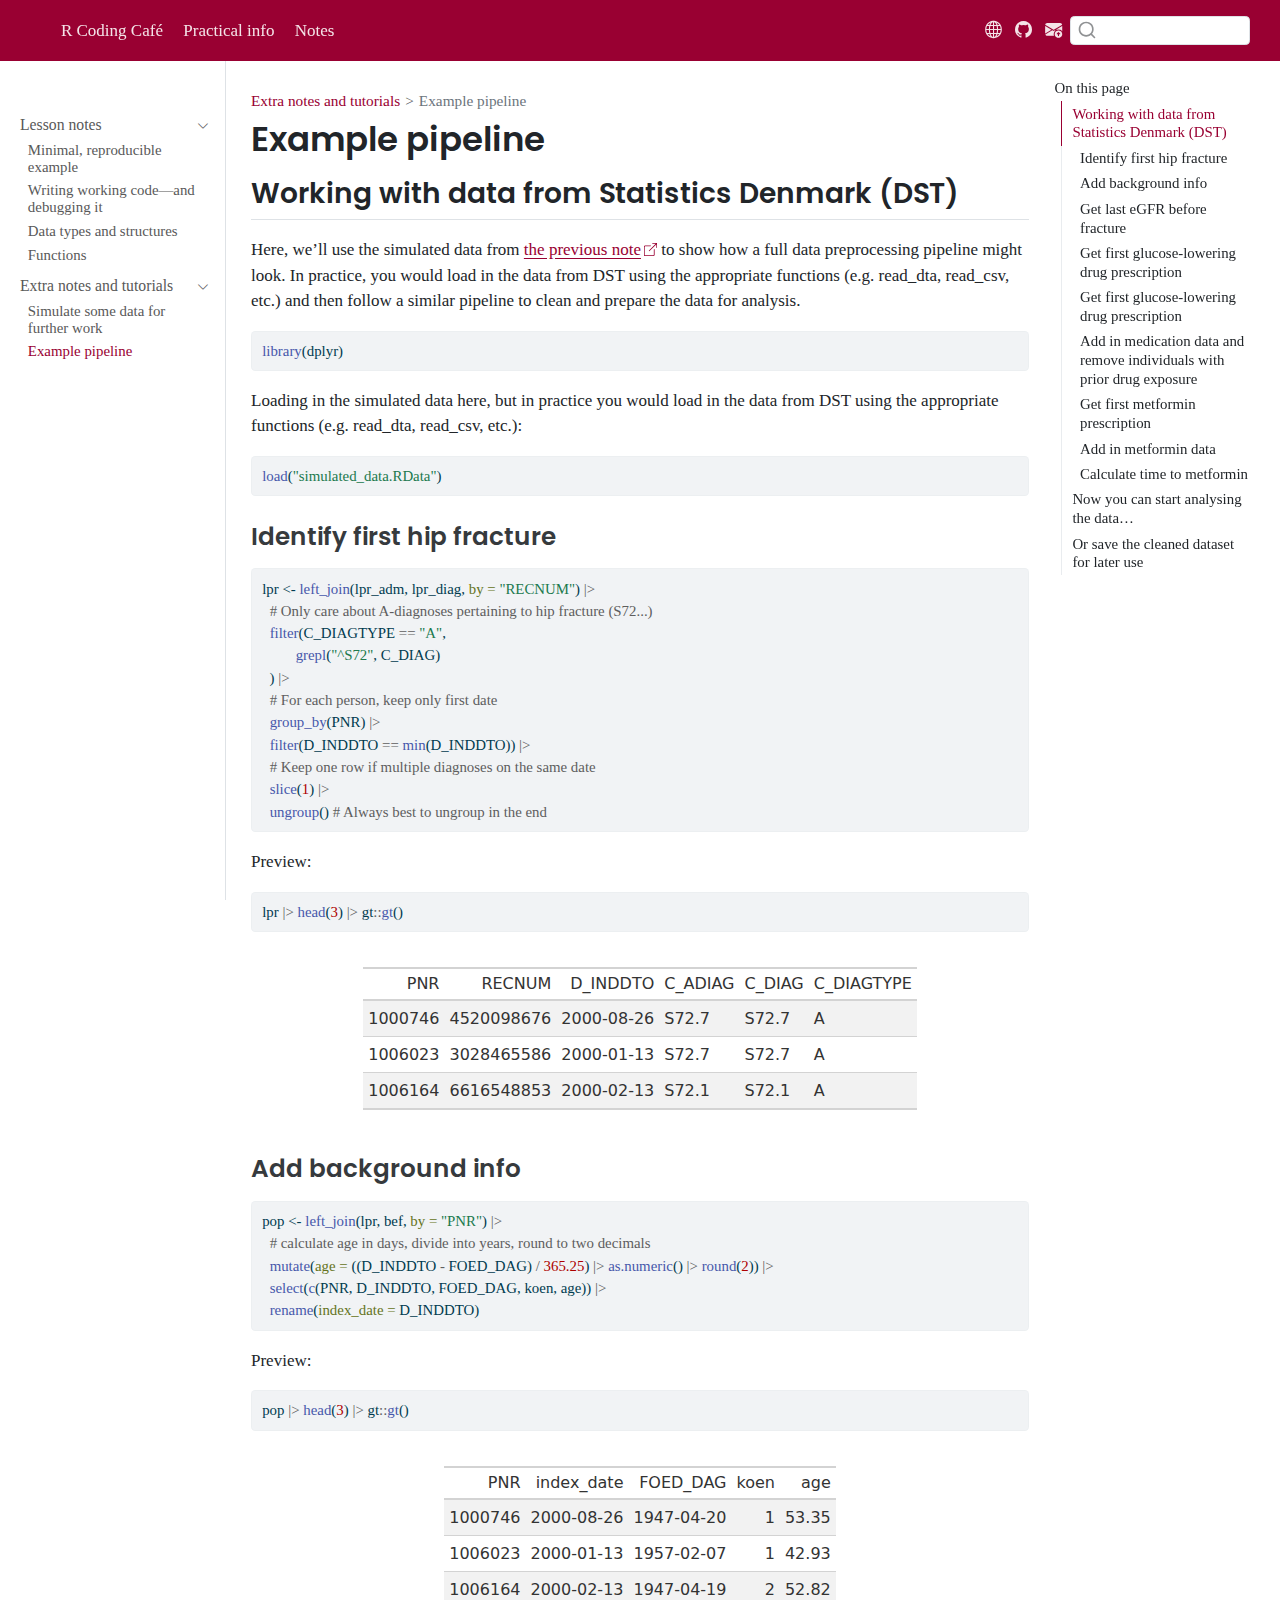
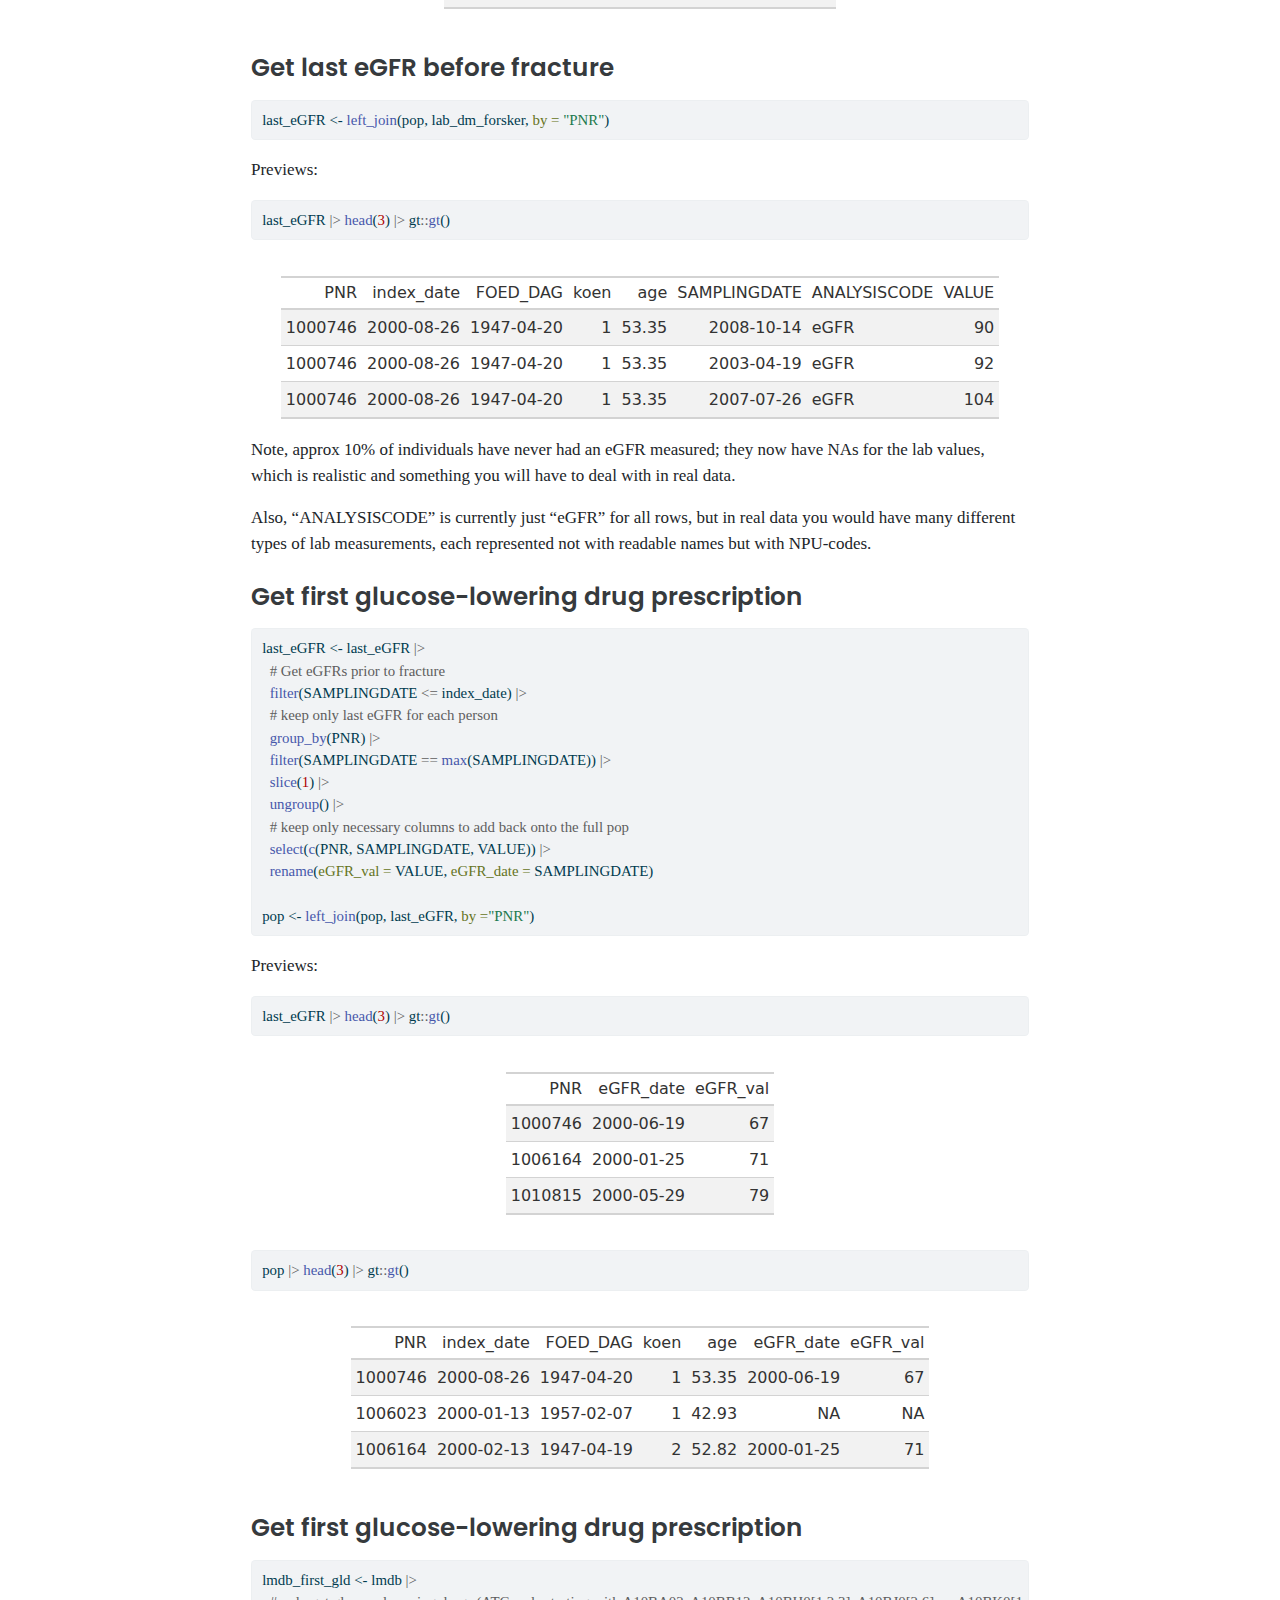
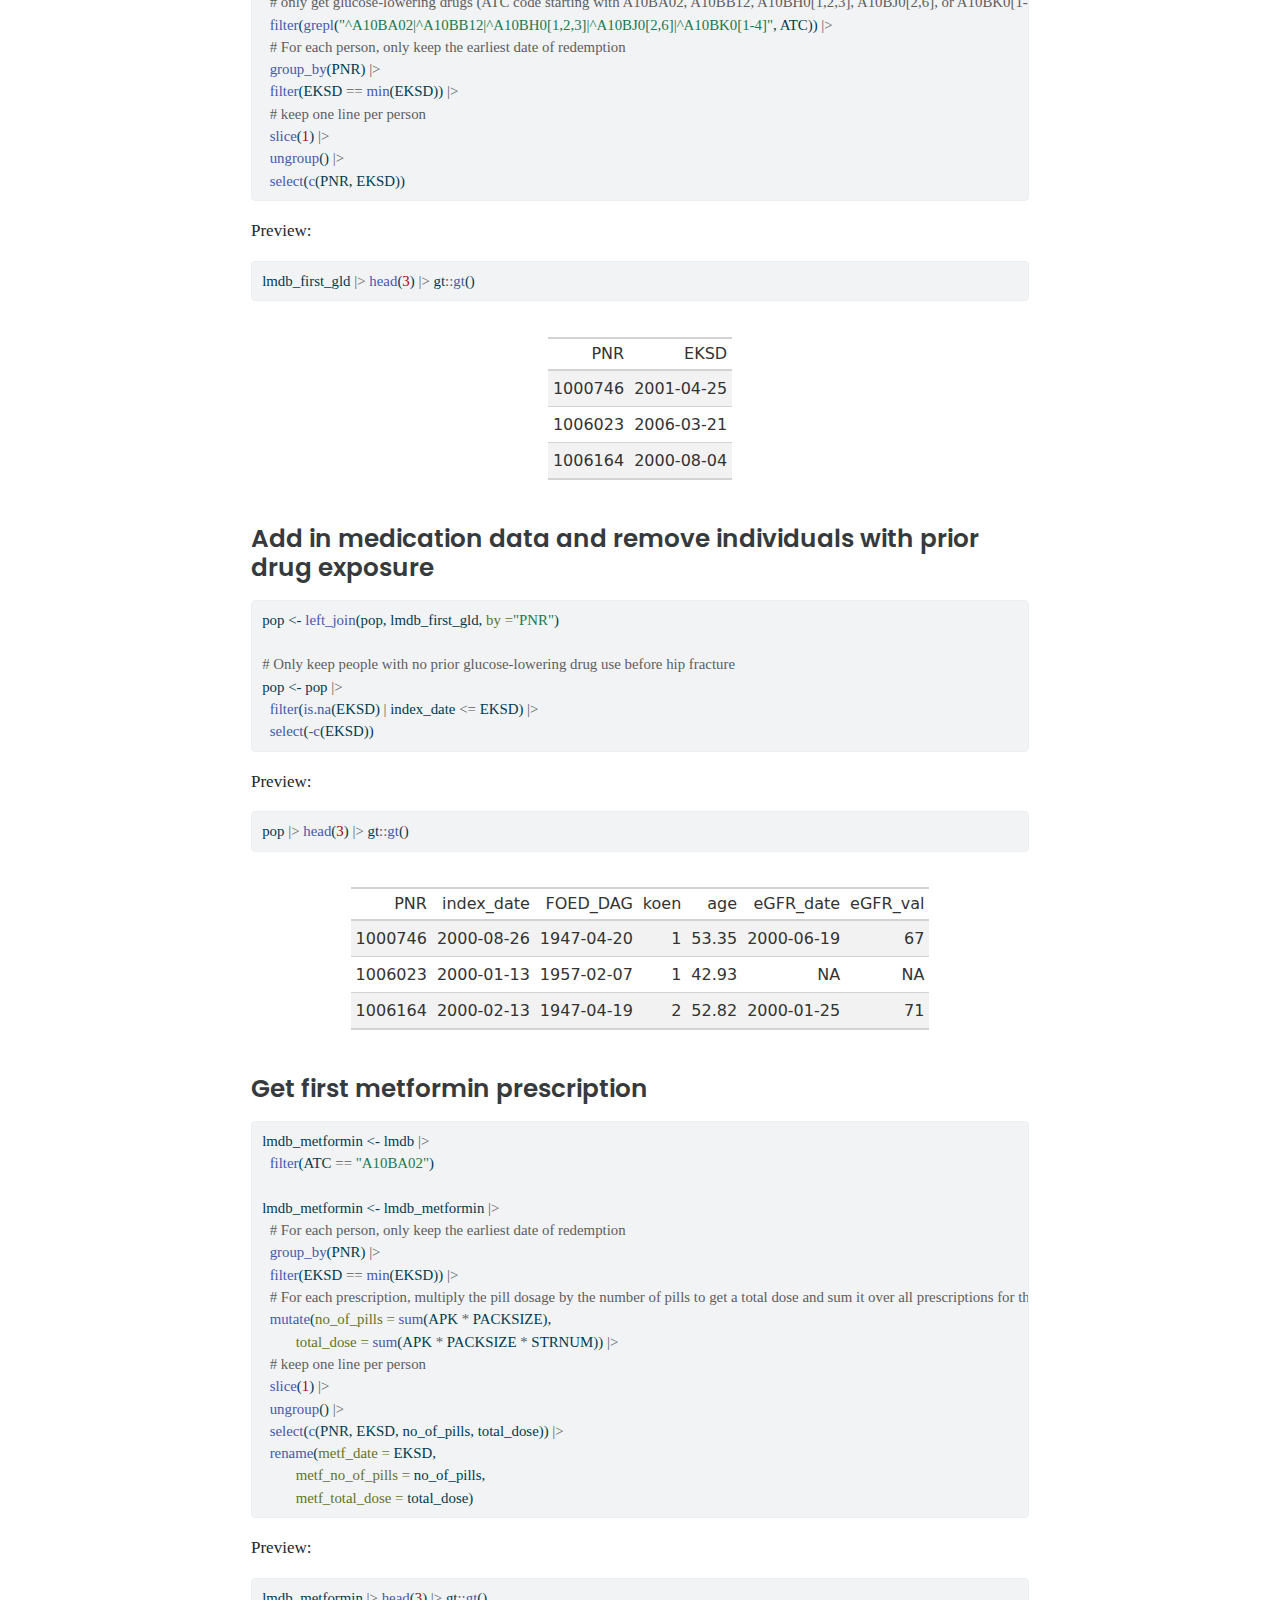
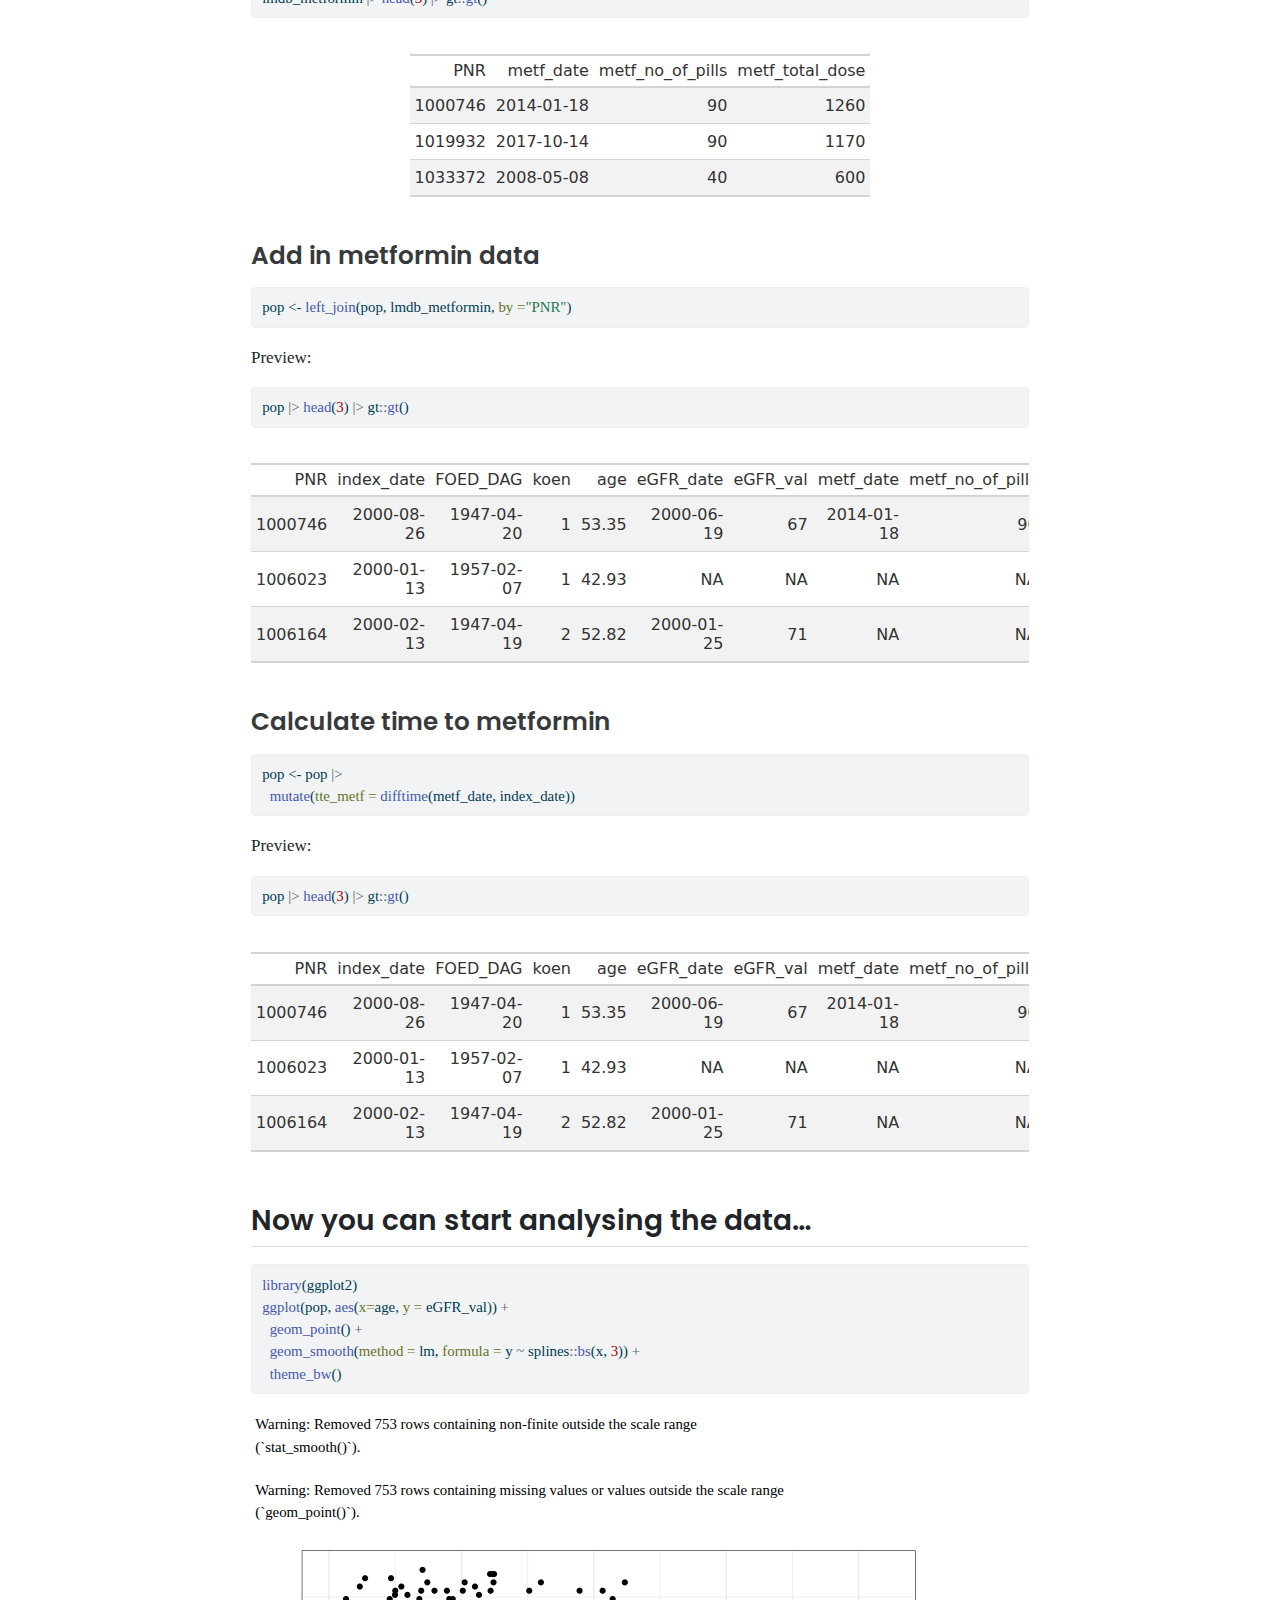
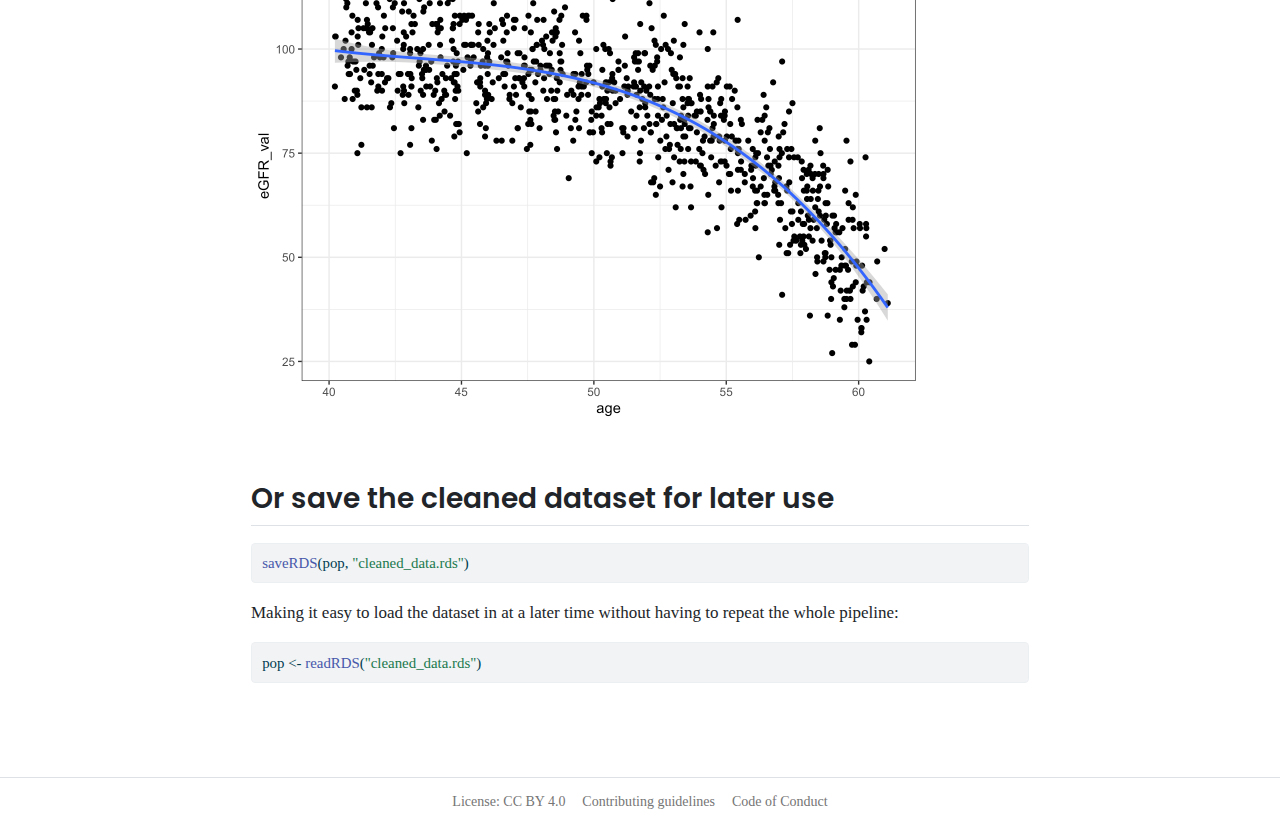
<file: notes/extra/1-example-pipeline.html>
<!DOCTYPE html>
<html xmlns="http://www.w3.org/1999/xhtml" lang="en" xml:lang="en"><head>

<meta charset="utf-8">
<meta name="generator" content="quarto-1.8.25">

<meta name="viewport" content="width=device-width, initial-scale=1.0, user-scalable=yes">


<title>Example pipeline – ZKA</title>
<style>
code{white-space: pre-wrap;}
span.smallcaps{font-variant: small-caps;}
div.columns{display: flex; gap: min(4vw, 1.5em);}
div.column{flex: auto; overflow-x: auto;}
div.hanging-indent{margin-left: 1.5em; text-indent: -1.5em;}
ul.task-list{list-style: none;}
ul.task-list li input[type="checkbox"] {
  width: 0.8em;
  margin: 0 0.8em 0.2em -1em; /* quarto-specific, see https://github.com/quarto-dev/quarto-cli/issues/4556 */ 
  vertical-align: middle;
}
/* CSS for syntax highlighting */
html { -webkit-text-size-adjust: 100%; }
pre > code.sourceCode { white-space: pre; position: relative; }
pre > code.sourceCode > span { display: inline-block; line-height: 1.25; }
pre > code.sourceCode > span:empty { height: 1.2em; }
.sourceCode { overflow: visible; }
code.sourceCode > span { color: inherit; text-decoration: inherit; }
div.sourceCode { margin: 1em 0; }
pre.sourceCode { margin: 0; }
@media screen {
div.sourceCode { overflow: auto; }
}
@media print {
pre > code.sourceCode { white-space: pre-wrap; }
pre > code.sourceCode > span { text-indent: -5em; padding-left: 5em; }
}
pre.numberSource code
  { counter-reset: source-line 0; }
pre.numberSource code > span
  { position: relative; left: -4em; counter-increment: source-line; }
pre.numberSource code > span > a:first-child::before
  { content: counter(source-line);
    position: relative; left: -1em; text-align: right; vertical-align: baseline;
    border: none; display: inline-block;
    -webkit-touch-callout: none; -webkit-user-select: none;
    -khtml-user-select: none; -moz-user-select: none;
    -ms-user-select: none; user-select: none;
    padding: 0 4px; width: 4em;
  }
pre.numberSource { margin-left: 3em;  padding-left: 4px; }
div.sourceCode
  {   }
@media screen {
pre > code.sourceCode > span > a:first-child::before { text-decoration: underline; }
}
</style>


<script src="../../site_libs/quarto-nav/quarto-nav.js"></script>
<script src="../../site_libs/clipboard/clipboard.min.js"></script>
<script src="../../site_libs/quarto-search/autocomplete.umd.js"></script>
<script src="../../site_libs/quarto-search/fuse.min.js"></script>
<script src="../../site_libs/quarto-search/quarto-search.js"></script>
<meta name="quarto:offset" content="../../">
<script src="../../site_libs/quarto-html/quarto.js" type="module"></script>
<script src="../../site_libs/quarto-html/tabsets/tabsets.js" type="module"></script>
<script src="../../site_libs/quarto-html/axe/axe-check.js" type="module"></script>
<script src="../../site_libs/quarto-html/popper.min.js"></script>
<script src="../../site_libs/quarto-html/tippy.umd.min.js"></script>
<script src="../../site_libs/quarto-html/anchor.min.js"></script>
<link href="../../site_libs/quarto-html/tippy.css" rel="stylesheet">
<link href="../../site_libs/quarto-html/quarto-syntax-highlighting-bca81f4a44bdcac9f2ea5a7007c52c72.css" rel="stylesheet" class="quarto-color-scheme" id="quarto-text-highlighting-styles">
<link href="../../site_libs/quarto-html/quarto-syntax-highlighting-dark-538170d48c3795f1291bb9214db34236.css" rel="stylesheet" class="quarto-color-scheme quarto-color-alternate" id="quarto-text-highlighting-styles">
<link href="../../site_libs/quarto-html/quarto-syntax-highlighting-bca81f4a44bdcac9f2ea5a7007c52c72.css" rel="stylesheet" class="quarto-color-scheme-extra" id="quarto-text-highlighting-styles">
<script src="../../site_libs/bootstrap/bootstrap.min.js"></script>
<link href="../../site_libs/bootstrap/bootstrap-icons.css" rel="stylesheet">
<link href="../../site_libs/bootstrap/bootstrap-58be809aee9e352d4cbc710845b6c930.min.css" rel="stylesheet" append-hash="true" class="quarto-color-scheme" id="quarto-bootstrap" data-mode="light">
<link href="../../site_libs/bootstrap/bootstrap-dark-58be809aee9e352d4cbc710845b6c930.min.css" rel="stylesheet" append-hash="true" class="quarto-color-scheme quarto-color-alternate" id="quarto-bootstrap" data-mode="light">
<link href="../../site_libs/bootstrap/bootstrap-58be809aee9e352d4cbc710845b6c930.min.css" rel="stylesheet" append-hash="true" class="quarto-color-scheme-extra" id="quarto-bootstrap" data-mode="light">
<script id="quarto-search-options" type="application/json">{
  "location": "navbar",
  "copy-button": false,
  "collapse-after": 3,
  "panel-placement": "end",
  "type": "textbox",
  "limit": 50,
  "keyboard-shortcut": [
    "f",
    "/",
    "s"
  ],
  "language": {
    "search-no-results-text": "No results",
    "search-matching-documents-text": "matching documents",
    "search-copy-link-title": "Copy link to search",
    "search-hide-matches-text": "Hide additional matches",
    "search-more-match-text": "more match in this document",
    "search-more-matches-text": "more matches in this document",
    "search-clear-button-title": "Clear",
    "search-text-placeholder": "",
    "search-detached-cancel-button-title": "Cancel",
    "search-submit-button-title": "Submit",
    "search-label": "Search"
  }
}</script>


</head>

<body class="nav-sidebar docked nav-fixed quarto-light">

<div id="quarto-search-results"></div>
  <header id="quarto-header" class="headroom fixed-top">
    <nav class="navbar navbar-expand-lg " data-bs-theme="dark">
      <div class="navbar-container container-fluid">
      <div class="navbar-brand-container mx-auto">
    <a href="../../index.html" class="navbar-brand navbar-brand-logo">
    </a>
    <a class="navbar-brand" href="../../index.html">
    <span class="navbar-title"></span>
    </a>
  </div>
            <div id="quarto-search" class="" title="Search"></div>
          <button class="navbar-toggler" type="button" data-bs-toggle="collapse" data-bs-target="#navbarCollapse" aria-controls="navbarCollapse" role="menu" aria-expanded="false" aria-label="Toggle navigation" onclick="if (window.quartoToggleHeadroom) { window.quartoToggleHeadroom(); }">
  <span class="navbar-toggler-icon"></span>
</button>
          <div class="collapse navbar-collapse" id="navbarCollapse">
            <ul class="navbar-nav navbar-nav-scroll me-auto">
  <li class="nav-item">
    <a class="nav-link active" href="../../index.html" aria-current="page"> 
<span class="menu-text">R Coding Café</span></a>
  </li>  
  <li class="nav-item">
    <a class="nav-link" href="../../practical-info.html"> 
<span class="menu-text">Practical info</span></a>
  </li>  
  <li class="nav-item">
    <a class="nav-link" href="../../notes/lesson-notes/index.html"> 
<span class="menu-text">Notes</span></a>
  </li>  
</ul>
          </div> <!-- /navcollapse -->
            <div class="quarto-navbar-tools tools-wide">
    <a href="https://steno-aarhus.github.io" title="" class="quarto-navigation-tool px-1" aria-label="Globe icon: Link to the Steno Aarhus GitHub landing webpage for all other Steno Aarhus projects"><i class="bi bi-globe"></i></a>
    <a href="https://github.com/steno-aarhus/" title="" class="quarto-navigation-tool px-1" aria-label=""><i class="bi bi-github"></i></a>
    <a href="mailto:contact@zheer.dk" title="" class="quarto-navigation-tool px-1" aria-label=""><i class="bi bi-envelope-arrow-up-fill"></i></a>
</div>
      </div> <!-- /container-fluid -->
    </nav>
  <nav class="quarto-secondary-nav">
    <div class="container-fluid d-flex">
      <button type="button" class="quarto-btn-toggle btn" data-bs-toggle="collapse" role="button" data-bs-target=".quarto-sidebar-collapse-item" aria-controls="quarto-sidebar" aria-expanded="false" aria-label="Toggle sidebar navigation" onclick="if (window.quartoToggleHeadroom) { window.quartoToggleHeadroom(); }">
        <i class="bi bi-layout-text-sidebar-reverse"></i>
      </button>
        <nav class="quarto-page-breadcrumbs" aria-label="breadcrumb"><ol class="breadcrumb"><li class="breadcrumb-item"><a href="../../notes/extra/index.html">Extra notes and tutorials</a></li><li class="breadcrumb-item"><a href="../../notes/extra/1-example-pipeline.html">Example pipeline</a></li></ol></nav>
        <a class="flex-grow-1" role="navigation" data-bs-toggle="collapse" data-bs-target=".quarto-sidebar-collapse-item" aria-controls="quarto-sidebar" aria-expanded="false" aria-label="Toggle sidebar navigation" onclick="if (window.quartoToggleHeadroom) { window.quartoToggleHeadroom(); }">      
        </a>
    </div>
  </nav>
</header>
<!-- content -->
<div id="quarto-content" class="quarto-container page-columns page-rows-contents page-layout-article page-navbar">
<!-- sidebar -->
  <nav id="quarto-sidebar" class="sidebar collapse collapse-horizontal quarto-sidebar-collapse-item sidebar-navigation docked overflow-auto">
    <div class="pt-lg-2 mt-2 text-left sidebar-header">
      <a href="../../index.html" class="sidebar-logo-link">
      </a>
      </div>
    <div class="sidebar-menu-container"> 
    <ul class="list-unstyled mt-1">
        <li class="sidebar-item sidebar-item-section">
      <div class="sidebar-item-container"> 
            <a href="../../notes/lesson-notes/index.html" class="sidebar-item-text sidebar-link">
 <span class="menu-text">Lesson notes</span></a>
          <a class="sidebar-item-toggle text-start" data-bs-toggle="collapse" data-bs-target="#quarto-sidebar-section-1" role="navigation" aria-expanded="true" aria-label="Toggle section">
            <i class="bi bi-chevron-right ms-2"></i>
          </a> 
      </div>
      <ul id="quarto-sidebar-section-1" class="collapse list-unstyled sidebar-section depth1 show">  
          <li class="sidebar-item">
  <div class="sidebar-item-container"> 
  <a href="../../notes/lesson-notes/01-Minimal-Reproducible-Example.html" class="sidebar-item-text sidebar-link">
 <span class="menu-text">Minimal, reproducible example</span></a>
  </div>
</li>
          <li class="sidebar-item">
  <div class="sidebar-item-container"> 
  <a href="../../notes/lesson-notes/02-Debugging.html" class="sidebar-item-text sidebar-link">
 <span class="menu-text">Writing working code—and debugging it</span></a>
  </div>
</li>
          <li class="sidebar-item">
  <div class="sidebar-item-container"> 
  <a href="../../notes/lesson-notes/03-Data-Types.html" class="sidebar-item-text sidebar-link">
 <span class="menu-text">Data types and structures</span></a>
  </div>
</li>
          <li class="sidebar-item">
  <div class="sidebar-item-container"> 
  <a href="../../notes/lesson-notes/04-Functions.html" class="sidebar-item-text sidebar-link">
 <span class="menu-text">Functions</span></a>
  </div>
</li>
      </ul>
  </li>
        <li class="sidebar-item sidebar-item-section">
      <div class="sidebar-item-container"> 
            <a href="../../notes/extra/index.html" class="sidebar-item-text sidebar-link">
 <span class="menu-text">Extra notes and tutorials</span></a>
          <a class="sidebar-item-toggle text-start" data-bs-toggle="collapse" data-bs-target="#quarto-sidebar-section-2" role="navigation" aria-expanded="true" aria-label="Toggle section">
            <i class="bi bi-chevron-right ms-2"></i>
          </a> 
      </div>
      <ul id="quarto-sidebar-section-2" class="collapse list-unstyled sidebar-section depth1 show">  
          <li class="sidebar-item">
  <div class="sidebar-item-container"> 
  <a href="../../notes/extra/0-simulate-data.html" class="sidebar-item-text sidebar-link">
 <span class="menu-text">Simulate some data for further work</span></a>
  </div>
</li>
          <li class="sidebar-item">
  <div class="sidebar-item-container"> 
  <a href="../../notes/extra/1-example-pipeline.html" class="sidebar-item-text sidebar-link active">
 <span class="menu-text">Example pipeline</span></a>
  </div>
</li>
      </ul>
  </li>
    </ul>
    </div>
</nav>
<div id="quarto-sidebar-glass" class="quarto-sidebar-collapse-item" data-bs-toggle="collapse" data-bs-target=".quarto-sidebar-collapse-item"></div>
<!-- margin-sidebar -->
    <div id="quarto-margin-sidebar" class="sidebar margin-sidebar">
        <nav id="TOC" role="doc-toc" class="toc-active">
    <h2 id="toc-title">On this page</h2>
   
  <ul>
  <li><a href="#working-with-data-from-statistics-denmark-dst" id="toc-working-with-data-from-statistics-denmark-dst" class="nav-link active" data-scroll-target="#working-with-data-from-statistics-denmark-dst">Working with data from Statistics Denmark (DST)</a>
  <ul class="collapse">
  <li><a href="#identify-first-hip-fracture" id="toc-identify-first-hip-fracture" class="nav-link" data-scroll-target="#identify-first-hip-fracture">Identify first hip fracture</a></li>
  <li><a href="#add-background-info" id="toc-add-background-info" class="nav-link" data-scroll-target="#add-background-info">Add background info</a></li>
  <li><a href="#get-last-egfr-before-fracture" id="toc-get-last-egfr-before-fracture" class="nav-link" data-scroll-target="#get-last-egfr-before-fracture">Get last eGFR before fracture</a></li>
  <li><a href="#get-first-glucose-lowering-drug-prescription" id="toc-get-first-glucose-lowering-drug-prescription" class="nav-link" data-scroll-target="#get-first-glucose-lowering-drug-prescription">Get first glucose-lowering drug prescription</a></li>
  <li><a href="#get-first-glucose-lowering-drug-prescription-1" id="toc-get-first-glucose-lowering-drug-prescription-1" class="nav-link" data-scroll-target="#get-first-glucose-lowering-drug-prescription-1">Get first glucose-lowering drug prescription</a></li>
  <li><a href="#add-in-medication-data-and-remove-individuals-with-prior-drug-exposure" id="toc-add-in-medication-data-and-remove-individuals-with-prior-drug-exposure" class="nav-link" data-scroll-target="#add-in-medication-data-and-remove-individuals-with-prior-drug-exposure">Add in medication data and remove individuals with prior drug exposure</a></li>
  <li><a href="#get-first-metformin-prescription" id="toc-get-first-metformin-prescription" class="nav-link" data-scroll-target="#get-first-metformin-prescription">Get first metformin prescription</a></li>
  <li><a href="#add-in-metformin-data" id="toc-add-in-metformin-data" class="nav-link" data-scroll-target="#add-in-metformin-data">Add in metformin data</a></li>
  <li><a href="#calculate-time-to-metformin" id="toc-calculate-time-to-metformin" class="nav-link" data-scroll-target="#calculate-time-to-metformin">Calculate time to metformin</a></li>
  </ul></li>
  <li><a href="#now-you-can-start-analysing-the-data" id="toc-now-you-can-start-analysing-the-data" class="nav-link" data-scroll-target="#now-you-can-start-analysing-the-data">Now you can start analysing the data…</a></li>
  <li><a href="#or-save-the-cleaned-dataset-for-later-use" id="toc-or-save-the-cleaned-dataset-for-later-use" class="nav-link" data-scroll-target="#or-save-the-cleaned-dataset-for-later-use">Or save the cleaned dataset for later use</a></li>
  </ul>
</nav>
    </div>
<!-- main -->
<main class="content" id="quarto-document-content">

<header id="title-block-header" class="quarto-title-block default"><nav class="quarto-page-breadcrumbs quarto-title-breadcrumbs d-none d-lg-block" aria-label="breadcrumb"><ol class="breadcrumb"><li class="breadcrumb-item"><a href="../../notes/extra/index.html">Extra notes and tutorials</a></li><li class="breadcrumb-item"><a href="../../notes/extra/1-example-pipeline.html">Example pipeline</a></li></ol></nav>
<div class="quarto-title">
<h1 class="title">Example pipeline</h1>
</div>



<div class="quarto-title-meta">

    
  
    
  </div>
  


</header>


<section id="working-with-data-from-statistics-denmark-dst" class="level2">
<h2 class="anchored" data-anchor-id="working-with-data-from-statistics-denmark-dst">Working with data from Statistics Denmark (DST)</h2>
<p>Here, we’ll use the simulated data from <a href="https://r-coding-cafe.zheer.dk/notes/extra/0-simulate-data.html" class="external" target="_blank">the previous note</a> to show how a full data preprocessing pipeline might look. In practice, you would load in the data from DST using the appropriate functions (e.g.&nbsp;read_dta, read_csv, etc.) and then follow a similar pipeline to clean and prepare the data for analysis.</p>
<div class="cell">
<div class="code-copy-outer-scaffold"><div class="sourceCode cell-code" id="cb1"><pre class="sourceCode r code-with-copy"><code class="sourceCode r"><span id="cb1-1"><a href="#cb1-1" aria-hidden="true" tabindex="-1"></a><span class="fu">library</span>(dplyr)</span></code></pre></div><button title="Copy to Clipboard" class="code-copy-button"><i class="bi"></i></button></div>
</div>
<p>Loading in the simulated data here, but in practice you would load in the data from DST using the appropriate functions (e.g.&nbsp;read_dta, read_csv, etc.):</p>
<div class="cell">
<div class="code-copy-outer-scaffold"><div class="sourceCode cell-code" id="cb2"><pre class="sourceCode r code-with-copy"><code class="sourceCode r"><span id="cb2-1"><a href="#cb2-1" aria-hidden="true" tabindex="-1"></a><span class="fu">load</span>(<span class="st">"simulated_data.RData"</span>)</span></code></pre></div><button title="Copy to Clipboard" class="code-copy-button"><i class="bi"></i></button></div>
</div>
<section id="identify-first-hip-fracture" class="level3">
<h3 class="anchored" data-anchor-id="identify-first-hip-fracture">Identify first hip fracture</h3>
<div class="cell">
<div class="code-copy-outer-scaffold"><div class="sourceCode cell-code" id="cb3"><pre class="sourceCode r code-with-copy"><code class="sourceCode r"><span id="cb3-1"><a href="#cb3-1" aria-hidden="true" tabindex="-1"></a>lpr <span class="ot">&lt;-</span> <span class="fu">left_join</span>(lpr_adm, lpr_diag, <span class="at">by =</span> <span class="st">"RECNUM"</span>) <span class="sc">|&gt;</span></span>
<span id="cb3-2"><a href="#cb3-2" aria-hidden="true" tabindex="-1"></a>  <span class="co"># Only care about A-diagnoses pertaining to hip fracture (S72...)</span></span>
<span id="cb3-3"><a href="#cb3-3" aria-hidden="true" tabindex="-1"></a>  <span class="fu">filter</span>(C_DIAGTYPE <span class="sc">==</span> <span class="st">"A"</span>,</span>
<span id="cb3-4"><a href="#cb3-4" aria-hidden="true" tabindex="-1"></a>         <span class="fu">grepl</span>(<span class="st">"^S72"</span>, C_DIAG)</span>
<span id="cb3-5"><a href="#cb3-5" aria-hidden="true" tabindex="-1"></a>  ) <span class="sc">|&gt;</span></span>
<span id="cb3-6"><a href="#cb3-6" aria-hidden="true" tabindex="-1"></a>  <span class="co"># For each person, keep only first date</span></span>
<span id="cb3-7"><a href="#cb3-7" aria-hidden="true" tabindex="-1"></a>  <span class="fu">group_by</span>(PNR) <span class="sc">|&gt;</span></span>
<span id="cb3-8"><a href="#cb3-8" aria-hidden="true" tabindex="-1"></a>  <span class="fu">filter</span>(D_INDDTO <span class="sc">==</span> <span class="fu">min</span>(D_INDDTO)) <span class="sc">|&gt;</span></span>
<span id="cb3-9"><a href="#cb3-9" aria-hidden="true" tabindex="-1"></a>  <span class="co"># Keep one row if multiple diagnoses on the same date</span></span>
<span id="cb3-10"><a href="#cb3-10" aria-hidden="true" tabindex="-1"></a>  <span class="fu">slice</span>(<span class="dv">1</span>) <span class="sc">|&gt;</span></span>
<span id="cb3-11"><a href="#cb3-11" aria-hidden="true" tabindex="-1"></a>  <span class="fu">ungroup</span>() <span class="co"># Always best to ungroup in the end</span></span></code></pre></div><button title="Copy to Clipboard" class="code-copy-button"><i class="bi"></i></button></div>
</div>
<p>Preview:</p>
<div class="cell">
<div class="code-copy-outer-scaffold"><div class="sourceCode cell-code" id="cb4"><pre class="sourceCode r code-with-copy"><code class="sourceCode r"><span id="cb4-1"><a href="#cb4-1" aria-hidden="true" tabindex="-1"></a>lpr <span class="sc">|&gt;</span> <span class="fu">head</span>(<span class="dv">3</span>) <span class="sc">|&gt;</span> gt<span class="sc">::</span><span class="fu">gt</span>()</span></code></pre></div><button title="Copy to Clipboard" class="code-copy-button"><i class="bi"></i></button></div>
<div class="cell-output-display">
<div id="tcliewkuoa" style="padding-left:0px;padding-right:0px;padding-top:10px;padding-bottom:10px;overflow-x:auto;overflow-y:auto;width:auto;height:auto;">
<style>#tcliewkuoa table {
  font-family: system-ui, 'Segoe UI', Roboto, Helvetica, Arial, sans-serif, 'Apple Color Emoji', 'Segoe UI Emoji', 'Segoe UI Symbol', 'Noto Color Emoji';
  -webkit-font-smoothing: antialiased;
  -moz-osx-font-smoothing: grayscale;
}

#tcliewkuoa thead, #tcliewkuoa tbody, #tcliewkuoa tfoot, #tcliewkuoa tr, #tcliewkuoa td, #tcliewkuoa th {
  border-style: none;
}

#tcliewkuoa p {
  margin: 0;
  padding: 0;
}

#tcliewkuoa .gt_table {
  display: table;
  border-collapse: collapse;
  line-height: normal;
  margin-left: auto;
  margin-right: auto;
  color: #333333;
  font-size: 16px;
  font-weight: normal;
  font-style: normal;
  background-color: #FFFFFF;
  width: auto;
  border-top-style: solid;
  border-top-width: 2px;
  border-top-color: #A8A8A8;
  border-right-style: none;
  border-right-width: 2px;
  border-right-color: #D3D3D3;
  border-bottom-style: solid;
  border-bottom-width: 2px;
  border-bottom-color: #A8A8A8;
  border-left-style: none;
  border-left-width: 2px;
  border-left-color: #D3D3D3;
}

#tcliewkuoa .gt_caption {
  padding-top: 4px;
  padding-bottom: 4px;
}

#tcliewkuoa .gt_title {
  color: #333333;
  font-size: 125%;
  font-weight: initial;
  padding-top: 4px;
  padding-bottom: 4px;
  padding-left: 5px;
  padding-right: 5px;
  border-bottom-color: #FFFFFF;
  border-bottom-width: 0;
}

#tcliewkuoa .gt_subtitle {
  color: #333333;
  font-size: 85%;
  font-weight: initial;
  padding-top: 3px;
  padding-bottom: 5px;
  padding-left: 5px;
  padding-right: 5px;
  border-top-color: #FFFFFF;
  border-top-width: 0;
}

#tcliewkuoa .gt_heading {
  background-color: #FFFFFF;
  text-align: center;
  border-bottom-color: #FFFFFF;
  border-left-style: none;
  border-left-width: 1px;
  border-left-color: #D3D3D3;
  border-right-style: none;
  border-right-width: 1px;
  border-right-color: #D3D3D3;
}

#tcliewkuoa .gt_bottom_border {
  border-bottom-style: solid;
  border-bottom-width: 2px;
  border-bottom-color: #D3D3D3;
}

#tcliewkuoa .gt_col_headings {
  border-top-style: solid;
  border-top-width: 2px;
  border-top-color: #D3D3D3;
  border-bottom-style: solid;
  border-bottom-width: 2px;
  border-bottom-color: #D3D3D3;
  border-left-style: none;
  border-left-width: 1px;
  border-left-color: #D3D3D3;
  border-right-style: none;
  border-right-width: 1px;
  border-right-color: #D3D3D3;
}

#tcliewkuoa .gt_col_heading {
  color: #333333;
  background-color: #FFFFFF;
  font-size: 100%;
  font-weight: normal;
  text-transform: inherit;
  border-left-style: none;
  border-left-width: 1px;
  border-left-color: #D3D3D3;
  border-right-style: none;
  border-right-width: 1px;
  border-right-color: #D3D3D3;
  vertical-align: bottom;
  padding-top: 5px;
  padding-bottom: 6px;
  padding-left: 5px;
  padding-right: 5px;
  overflow-x: hidden;
}

#tcliewkuoa .gt_column_spanner_outer {
  color: #333333;
  background-color: #FFFFFF;
  font-size: 100%;
  font-weight: normal;
  text-transform: inherit;
  padding-top: 0;
  padding-bottom: 0;
  padding-left: 4px;
  padding-right: 4px;
}

#tcliewkuoa .gt_column_spanner_outer:first-child {
  padding-left: 0;
}

#tcliewkuoa .gt_column_spanner_outer:last-child {
  padding-right: 0;
}

#tcliewkuoa .gt_column_spanner {
  border-bottom-style: solid;
  border-bottom-width: 2px;
  border-bottom-color: #D3D3D3;
  vertical-align: bottom;
  padding-top: 5px;
  padding-bottom: 5px;
  overflow-x: hidden;
  display: inline-block;
  width: 100%;
}

#tcliewkuoa .gt_spanner_row {
  border-bottom-style: hidden;
}

#tcliewkuoa .gt_group_heading {
  padding-top: 8px;
  padding-bottom: 8px;
  padding-left: 5px;
  padding-right: 5px;
  color: #333333;
  background-color: #FFFFFF;
  font-size: 100%;
  font-weight: initial;
  text-transform: inherit;
  border-top-style: solid;
  border-top-width: 2px;
  border-top-color: #D3D3D3;
  border-bottom-style: solid;
  border-bottom-width: 2px;
  border-bottom-color: #D3D3D3;
  border-left-style: none;
  border-left-width: 1px;
  border-left-color: #D3D3D3;
  border-right-style: none;
  border-right-width: 1px;
  border-right-color: #D3D3D3;
  vertical-align: middle;
  text-align: left;
}

#tcliewkuoa .gt_empty_group_heading {
  padding: 0.5px;
  color: #333333;
  background-color: #FFFFFF;
  font-size: 100%;
  font-weight: initial;
  border-top-style: solid;
  border-top-width: 2px;
  border-top-color: #D3D3D3;
  border-bottom-style: solid;
  border-bottom-width: 2px;
  border-bottom-color: #D3D3D3;
  vertical-align: middle;
}

#tcliewkuoa .gt_from_md > :first-child {
  margin-top: 0;
}

#tcliewkuoa .gt_from_md > :last-child {
  margin-bottom: 0;
}

#tcliewkuoa .gt_row {
  padding-top: 8px;
  padding-bottom: 8px;
  padding-left: 5px;
  padding-right: 5px;
  margin: 10px;
  border-top-style: solid;
  border-top-width: 1px;
  border-top-color: #D3D3D3;
  border-left-style: none;
  border-left-width: 1px;
  border-left-color: #D3D3D3;
  border-right-style: none;
  border-right-width: 1px;
  border-right-color: #D3D3D3;
  vertical-align: middle;
  overflow-x: hidden;
}

#tcliewkuoa .gt_stub {
  color: #333333;
  background-color: #FFFFFF;
  font-size: 100%;
  font-weight: initial;
  text-transform: inherit;
  border-right-style: solid;
  border-right-width: 2px;
  border-right-color: #D3D3D3;
  padding-left: 5px;
  padding-right: 5px;
}

#tcliewkuoa .gt_stub_row_group {
  color: #333333;
  background-color: #FFFFFF;
  font-size: 100%;
  font-weight: initial;
  text-transform: inherit;
  border-right-style: solid;
  border-right-width: 2px;
  border-right-color: #D3D3D3;
  padding-left: 5px;
  padding-right: 5px;
  vertical-align: top;
}

#tcliewkuoa .gt_row_group_first td {
  border-top-width: 2px;
}

#tcliewkuoa .gt_row_group_first th {
  border-top-width: 2px;
}

#tcliewkuoa .gt_summary_row {
  color: #333333;
  background-color: #FFFFFF;
  text-transform: inherit;
  padding-top: 8px;
  padding-bottom: 8px;
  padding-left: 5px;
  padding-right: 5px;
}

#tcliewkuoa .gt_first_summary_row {
  border-top-style: solid;
  border-top-color: #D3D3D3;
}

#tcliewkuoa .gt_first_summary_row.thick {
  border-top-width: 2px;
}

#tcliewkuoa .gt_last_summary_row {
  padding-top: 8px;
  padding-bottom: 8px;
  padding-left: 5px;
  padding-right: 5px;
  border-bottom-style: solid;
  border-bottom-width: 2px;
  border-bottom-color: #D3D3D3;
}

#tcliewkuoa .gt_grand_summary_row {
  color: #333333;
  background-color: #FFFFFF;
  text-transform: inherit;
  padding-top: 8px;
  padding-bottom: 8px;
  padding-left: 5px;
  padding-right: 5px;
}

#tcliewkuoa .gt_first_grand_summary_row {
  padding-top: 8px;
  padding-bottom: 8px;
  padding-left: 5px;
  padding-right: 5px;
  border-top-style: double;
  border-top-width: 6px;
  border-top-color: #D3D3D3;
}

#tcliewkuoa .gt_last_grand_summary_row_top {
  padding-top: 8px;
  padding-bottom: 8px;
  padding-left: 5px;
  padding-right: 5px;
  border-bottom-style: double;
  border-bottom-width: 6px;
  border-bottom-color: #D3D3D3;
}

#tcliewkuoa .gt_striped {
  background-color: rgba(128, 128, 128, 0.05);
}

#tcliewkuoa .gt_table_body {
  border-top-style: solid;
  border-top-width: 2px;
  border-top-color: #D3D3D3;
  border-bottom-style: solid;
  border-bottom-width: 2px;
  border-bottom-color: #D3D3D3;
}

#tcliewkuoa .gt_footnotes {
  color: #333333;
  background-color: #FFFFFF;
  border-bottom-style: none;
  border-bottom-width: 2px;
  border-bottom-color: #D3D3D3;
  border-left-style: none;
  border-left-width: 2px;
  border-left-color: #D3D3D3;
  border-right-style: none;
  border-right-width: 2px;
  border-right-color: #D3D3D3;
}

#tcliewkuoa .gt_footnote {
  margin: 0px;
  font-size: 90%;
  padding-top: 4px;
  padding-bottom: 4px;
  padding-left: 5px;
  padding-right: 5px;
}

#tcliewkuoa .gt_sourcenotes {
  color: #333333;
  background-color: #FFFFFF;
  border-bottom-style: none;
  border-bottom-width: 2px;
  border-bottom-color: #D3D3D3;
  border-left-style: none;
  border-left-width: 2px;
  border-left-color: #D3D3D3;
  border-right-style: none;
  border-right-width: 2px;
  border-right-color: #D3D3D3;
}

#tcliewkuoa .gt_sourcenote {
  font-size: 90%;
  padding-top: 4px;
  padding-bottom: 4px;
  padding-left: 5px;
  padding-right: 5px;
}

#tcliewkuoa .gt_left {
  text-align: left;
}

#tcliewkuoa .gt_center {
  text-align: center;
}

#tcliewkuoa .gt_right {
  text-align: right;
  font-variant-numeric: tabular-nums;
}

#tcliewkuoa .gt_font_normal {
  font-weight: normal;
}

#tcliewkuoa .gt_font_bold {
  font-weight: bold;
}

#tcliewkuoa .gt_font_italic {
  font-style: italic;
}

#tcliewkuoa .gt_super {
  font-size: 65%;
}

#tcliewkuoa .gt_footnote_marks {
  font-size: 75%;
  vertical-align: 0.4em;
  position: initial;
}

#tcliewkuoa .gt_asterisk {
  font-size: 100%;
  vertical-align: 0;
}

#tcliewkuoa .gt_indent_1 {
  text-indent: 5px;
}

#tcliewkuoa .gt_indent_2 {
  text-indent: 10px;
}

#tcliewkuoa .gt_indent_3 {
  text-indent: 15px;
}

#tcliewkuoa .gt_indent_4 {
  text-indent: 20px;
}

#tcliewkuoa .gt_indent_5 {
  text-indent: 25px;
}

#tcliewkuoa .katex-display {
  display: inline-flex !important;
  margin-bottom: 0.75em !important;
}

#tcliewkuoa div.Reactable > div.rt-table > div.rt-thead > div.rt-tr.rt-tr-group-header > div.rt-th-group:after {
  height: 0px !important;
}
</style>

<table class="gt_table caption-top table table-sm table-striped small" data-quarto-bootstrap="false">
<thead>
<tr class="gt_col_headings header">
<th id="PNR" class="gt_col_heading gt_columns_bottom_border gt_right" data-quarto-table-cell-role="th" scope="col">PNR</th>
<th id="RECNUM" class="gt_col_heading gt_columns_bottom_border gt_right" data-quarto-table-cell-role="th" scope="col">RECNUM</th>
<th id="D_INDDTO" class="gt_col_heading gt_columns_bottom_border gt_right" data-quarto-table-cell-role="th" scope="col">D_INDDTO</th>
<th id="C_ADIAG" class="gt_col_heading gt_columns_bottom_border gt_left" data-quarto-table-cell-role="th" scope="col">C_ADIAG</th>
<th id="C_DIAG" class="gt_col_heading gt_columns_bottom_border gt_left" data-quarto-table-cell-role="th" scope="col">C_DIAG</th>
<th id="C_DIAGTYPE" class="gt_col_heading gt_columns_bottom_border gt_left" data-quarto-table-cell-role="th" scope="col">C_DIAGTYPE</th>
</tr>
</thead>
<tbody class="gt_table_body">
<tr class="odd">
<td class="gt_row gt_right" headers="PNR">1000746</td>
<td class="gt_row gt_right" headers="RECNUM">4520098676</td>
<td class="gt_row gt_right" headers="D_INDDTO">2000-08-26</td>
<td class="gt_row gt_left" headers="C_ADIAG">S72.7</td>
<td class="gt_row gt_left" headers="C_DIAG">S72.7</td>
<td class="gt_row gt_left" headers="C_DIAGTYPE">A</td>
</tr>
<tr class="even">
<td class="gt_row gt_right" headers="PNR">1006023</td>
<td class="gt_row gt_right" headers="RECNUM">3028465586</td>
<td class="gt_row gt_right" headers="D_INDDTO">2000-01-13</td>
<td class="gt_row gt_left" headers="C_ADIAG">S72.7</td>
<td class="gt_row gt_left" headers="C_DIAG">S72.7</td>
<td class="gt_row gt_left" headers="C_DIAGTYPE">A</td>
</tr>
<tr class="odd">
<td class="gt_row gt_right" headers="PNR">1006164</td>
<td class="gt_row gt_right" headers="RECNUM">6616548853</td>
<td class="gt_row gt_right" headers="D_INDDTO">2000-02-13</td>
<td class="gt_row gt_left" headers="C_ADIAG">S72.1</td>
<td class="gt_row gt_left" headers="C_DIAG">S72.1</td>
<td class="gt_row gt_left" headers="C_DIAGTYPE">A</td>
</tr>
</tbody>
</table>

</div>
</div>
</div>
</section>
<section id="add-background-info" class="level3">
<h3 class="anchored" data-anchor-id="add-background-info">Add background info</h3>
<div class="cell">
<div class="code-copy-outer-scaffold"><div class="sourceCode cell-code" id="cb5"><pre class="sourceCode r code-with-copy"><code class="sourceCode r"><span id="cb5-1"><a href="#cb5-1" aria-hidden="true" tabindex="-1"></a>pop <span class="ot">&lt;-</span> <span class="fu">left_join</span>(lpr, bef, <span class="at">by =</span> <span class="st">"PNR"</span>) <span class="sc">|&gt;</span></span>
<span id="cb5-2"><a href="#cb5-2" aria-hidden="true" tabindex="-1"></a>  <span class="co"># calculate age in days, divide into years, round to two decimals</span></span>
<span id="cb5-3"><a href="#cb5-3" aria-hidden="true" tabindex="-1"></a>  <span class="fu">mutate</span>(<span class="at">age =</span> ((D_INDDTO <span class="sc">-</span> FOED_DAG) <span class="sc">/</span> <span class="fl">365.25</span>) <span class="sc">|&gt;</span> <span class="fu">as.numeric</span>() <span class="sc">|&gt;</span> <span class="fu">round</span>(<span class="dv">2</span>)) <span class="sc">|&gt;</span></span>
<span id="cb5-4"><a href="#cb5-4" aria-hidden="true" tabindex="-1"></a>  <span class="fu">select</span>(<span class="fu">c</span>(PNR, D_INDDTO, FOED_DAG, koen, age)) <span class="sc">|&gt;</span></span>
<span id="cb5-5"><a href="#cb5-5" aria-hidden="true" tabindex="-1"></a>  <span class="fu">rename</span>(<span class="at">index_date =</span> D_INDDTO)</span></code></pre></div><button title="Copy to Clipboard" class="code-copy-button"><i class="bi"></i></button></div>
</div>
<p>Preview:</p>
<div class="cell">
<div class="code-copy-outer-scaffold"><div class="sourceCode cell-code" id="cb6"><pre class="sourceCode r code-with-copy"><code class="sourceCode r"><span id="cb6-1"><a href="#cb6-1" aria-hidden="true" tabindex="-1"></a>pop <span class="sc">|&gt;</span> <span class="fu">head</span>(<span class="dv">3</span>) <span class="sc">|&gt;</span> gt<span class="sc">::</span><span class="fu">gt</span>()</span></code></pre></div><button title="Copy to Clipboard" class="code-copy-button"><i class="bi"></i></button></div>
<div class="cell-output-display">
<div id="xlzhzayped" style="padding-left:0px;padding-right:0px;padding-top:10px;padding-bottom:10px;overflow-x:auto;overflow-y:auto;width:auto;height:auto;">
<style>#xlzhzayped table {
  font-family: system-ui, 'Segoe UI', Roboto, Helvetica, Arial, sans-serif, 'Apple Color Emoji', 'Segoe UI Emoji', 'Segoe UI Symbol', 'Noto Color Emoji';
  -webkit-font-smoothing: antialiased;
  -moz-osx-font-smoothing: grayscale;
}

#xlzhzayped thead, #xlzhzayped tbody, #xlzhzayped tfoot, #xlzhzayped tr, #xlzhzayped td, #xlzhzayped th {
  border-style: none;
}

#xlzhzayped p {
  margin: 0;
  padding: 0;
}

#xlzhzayped .gt_table {
  display: table;
  border-collapse: collapse;
  line-height: normal;
  margin-left: auto;
  margin-right: auto;
  color: #333333;
  font-size: 16px;
  font-weight: normal;
  font-style: normal;
  background-color: #FFFFFF;
  width: auto;
  border-top-style: solid;
  border-top-width: 2px;
  border-top-color: #A8A8A8;
  border-right-style: none;
  border-right-width: 2px;
  border-right-color: #D3D3D3;
  border-bottom-style: solid;
  border-bottom-width: 2px;
  border-bottom-color: #A8A8A8;
  border-left-style: none;
  border-left-width: 2px;
  border-left-color: #D3D3D3;
}

#xlzhzayped .gt_caption {
  padding-top: 4px;
  padding-bottom: 4px;
}

#xlzhzayped .gt_title {
  color: #333333;
  font-size: 125%;
  font-weight: initial;
  padding-top: 4px;
  padding-bottom: 4px;
  padding-left: 5px;
  padding-right: 5px;
  border-bottom-color: #FFFFFF;
  border-bottom-width: 0;
}

#xlzhzayped .gt_subtitle {
  color: #333333;
  font-size: 85%;
  font-weight: initial;
  padding-top: 3px;
  padding-bottom: 5px;
  padding-left: 5px;
  padding-right: 5px;
  border-top-color: #FFFFFF;
  border-top-width: 0;
}

#xlzhzayped .gt_heading {
  background-color: #FFFFFF;
  text-align: center;
  border-bottom-color: #FFFFFF;
  border-left-style: none;
  border-left-width: 1px;
  border-left-color: #D3D3D3;
  border-right-style: none;
  border-right-width: 1px;
  border-right-color: #D3D3D3;
}

#xlzhzayped .gt_bottom_border {
  border-bottom-style: solid;
  border-bottom-width: 2px;
  border-bottom-color: #D3D3D3;
}

#xlzhzayped .gt_col_headings {
  border-top-style: solid;
  border-top-width: 2px;
  border-top-color: #D3D3D3;
  border-bottom-style: solid;
  border-bottom-width: 2px;
  border-bottom-color: #D3D3D3;
  border-left-style: none;
  border-left-width: 1px;
  border-left-color: #D3D3D3;
  border-right-style: none;
  border-right-width: 1px;
  border-right-color: #D3D3D3;
}

#xlzhzayped .gt_col_heading {
  color: #333333;
  background-color: #FFFFFF;
  font-size: 100%;
  font-weight: normal;
  text-transform: inherit;
  border-left-style: none;
  border-left-width: 1px;
  border-left-color: #D3D3D3;
  border-right-style: none;
  border-right-width: 1px;
  border-right-color: #D3D3D3;
  vertical-align: bottom;
  padding-top: 5px;
  padding-bottom: 6px;
  padding-left: 5px;
  padding-right: 5px;
  overflow-x: hidden;
}

#xlzhzayped .gt_column_spanner_outer {
  color: #333333;
  background-color: #FFFFFF;
  font-size: 100%;
  font-weight: normal;
  text-transform: inherit;
  padding-top: 0;
  padding-bottom: 0;
  padding-left: 4px;
  padding-right: 4px;
}

#xlzhzayped .gt_column_spanner_outer:first-child {
  padding-left: 0;
}

#xlzhzayped .gt_column_spanner_outer:last-child {
  padding-right: 0;
}

#xlzhzayped .gt_column_spanner {
  border-bottom-style: solid;
  border-bottom-width: 2px;
  border-bottom-color: #D3D3D3;
  vertical-align: bottom;
  padding-top: 5px;
  padding-bottom: 5px;
  overflow-x: hidden;
  display: inline-block;
  width: 100%;
}

#xlzhzayped .gt_spanner_row {
  border-bottom-style: hidden;
}

#xlzhzayped .gt_group_heading {
  padding-top: 8px;
  padding-bottom: 8px;
  padding-left: 5px;
  padding-right: 5px;
  color: #333333;
  background-color: #FFFFFF;
  font-size: 100%;
  font-weight: initial;
  text-transform: inherit;
  border-top-style: solid;
  border-top-width: 2px;
  border-top-color: #D3D3D3;
  border-bottom-style: solid;
  border-bottom-width: 2px;
  border-bottom-color: #D3D3D3;
  border-left-style: none;
  border-left-width: 1px;
  border-left-color: #D3D3D3;
  border-right-style: none;
  border-right-width: 1px;
  border-right-color: #D3D3D3;
  vertical-align: middle;
  text-align: left;
}

#xlzhzayped .gt_empty_group_heading {
  padding: 0.5px;
  color: #333333;
  background-color: #FFFFFF;
  font-size: 100%;
  font-weight: initial;
  border-top-style: solid;
  border-top-width: 2px;
  border-top-color: #D3D3D3;
  border-bottom-style: solid;
  border-bottom-width: 2px;
  border-bottom-color: #D3D3D3;
  vertical-align: middle;
}

#xlzhzayped .gt_from_md > :first-child {
  margin-top: 0;
}

#xlzhzayped .gt_from_md > :last-child {
  margin-bottom: 0;
}

#xlzhzayped .gt_row {
  padding-top: 8px;
  padding-bottom: 8px;
  padding-left: 5px;
  padding-right: 5px;
  margin: 10px;
  border-top-style: solid;
  border-top-width: 1px;
  border-top-color: #D3D3D3;
  border-left-style: none;
  border-left-width: 1px;
  border-left-color: #D3D3D3;
  border-right-style: none;
  border-right-width: 1px;
  border-right-color: #D3D3D3;
  vertical-align: middle;
  overflow-x: hidden;
}

#xlzhzayped .gt_stub {
  color: #333333;
  background-color: #FFFFFF;
  font-size: 100%;
  font-weight: initial;
  text-transform: inherit;
  border-right-style: solid;
  border-right-width: 2px;
  border-right-color: #D3D3D3;
  padding-left: 5px;
  padding-right: 5px;
}

#xlzhzayped .gt_stub_row_group {
  color: #333333;
  background-color: #FFFFFF;
  font-size: 100%;
  font-weight: initial;
  text-transform: inherit;
  border-right-style: solid;
  border-right-width: 2px;
  border-right-color: #D3D3D3;
  padding-left: 5px;
  padding-right: 5px;
  vertical-align: top;
}

#xlzhzayped .gt_row_group_first td {
  border-top-width: 2px;
}

#xlzhzayped .gt_row_group_first th {
  border-top-width: 2px;
}

#xlzhzayped .gt_summary_row {
  color: #333333;
  background-color: #FFFFFF;
  text-transform: inherit;
  padding-top: 8px;
  padding-bottom: 8px;
  padding-left: 5px;
  padding-right: 5px;
}

#xlzhzayped .gt_first_summary_row {
  border-top-style: solid;
  border-top-color: #D3D3D3;
}

#xlzhzayped .gt_first_summary_row.thick {
  border-top-width: 2px;
}

#xlzhzayped .gt_last_summary_row {
  padding-top: 8px;
  padding-bottom: 8px;
  padding-left: 5px;
  padding-right: 5px;
  border-bottom-style: solid;
  border-bottom-width: 2px;
  border-bottom-color: #D3D3D3;
}

#xlzhzayped .gt_grand_summary_row {
  color: #333333;
  background-color: #FFFFFF;
  text-transform: inherit;
  padding-top: 8px;
  padding-bottom: 8px;
  padding-left: 5px;
  padding-right: 5px;
}

#xlzhzayped .gt_first_grand_summary_row {
  padding-top: 8px;
  padding-bottom: 8px;
  padding-left: 5px;
  padding-right: 5px;
  border-top-style: double;
  border-top-width: 6px;
  border-top-color: #D3D3D3;
}

#xlzhzayped .gt_last_grand_summary_row_top {
  padding-top: 8px;
  padding-bottom: 8px;
  padding-left: 5px;
  padding-right: 5px;
  border-bottom-style: double;
  border-bottom-width: 6px;
  border-bottom-color: #D3D3D3;
}

#xlzhzayped .gt_striped {
  background-color: rgba(128, 128, 128, 0.05);
}

#xlzhzayped .gt_table_body {
  border-top-style: solid;
  border-top-width: 2px;
  border-top-color: #D3D3D3;
  border-bottom-style: solid;
  border-bottom-width: 2px;
  border-bottom-color: #D3D3D3;
}

#xlzhzayped .gt_footnotes {
  color: #333333;
  background-color: #FFFFFF;
  border-bottom-style: none;
  border-bottom-width: 2px;
  border-bottom-color: #D3D3D3;
  border-left-style: none;
  border-left-width: 2px;
  border-left-color: #D3D3D3;
  border-right-style: none;
  border-right-width: 2px;
  border-right-color: #D3D3D3;
}

#xlzhzayped .gt_footnote {
  margin: 0px;
  font-size: 90%;
  padding-top: 4px;
  padding-bottom: 4px;
  padding-left: 5px;
  padding-right: 5px;
}

#xlzhzayped .gt_sourcenotes {
  color: #333333;
  background-color: #FFFFFF;
  border-bottom-style: none;
  border-bottom-width: 2px;
  border-bottom-color: #D3D3D3;
  border-left-style: none;
  border-left-width: 2px;
  border-left-color: #D3D3D3;
  border-right-style: none;
  border-right-width: 2px;
  border-right-color: #D3D3D3;
}

#xlzhzayped .gt_sourcenote {
  font-size: 90%;
  padding-top: 4px;
  padding-bottom: 4px;
  padding-left: 5px;
  padding-right: 5px;
}

#xlzhzayped .gt_left {
  text-align: left;
}

#xlzhzayped .gt_center {
  text-align: center;
}

#xlzhzayped .gt_right {
  text-align: right;
  font-variant-numeric: tabular-nums;
}

#xlzhzayped .gt_font_normal {
  font-weight: normal;
}

#xlzhzayped .gt_font_bold {
  font-weight: bold;
}

#xlzhzayped .gt_font_italic {
  font-style: italic;
}

#xlzhzayped .gt_super {
  font-size: 65%;
}

#xlzhzayped .gt_footnote_marks {
  font-size: 75%;
  vertical-align: 0.4em;
  position: initial;
}

#xlzhzayped .gt_asterisk {
  font-size: 100%;
  vertical-align: 0;
}

#xlzhzayped .gt_indent_1 {
  text-indent: 5px;
}

#xlzhzayped .gt_indent_2 {
  text-indent: 10px;
}

#xlzhzayped .gt_indent_3 {
  text-indent: 15px;
}

#xlzhzayped .gt_indent_4 {
  text-indent: 20px;
}

#xlzhzayped .gt_indent_5 {
  text-indent: 25px;
}

#xlzhzayped .katex-display {
  display: inline-flex !important;
  margin-bottom: 0.75em !important;
}

#xlzhzayped div.Reactable > div.rt-table > div.rt-thead > div.rt-tr.rt-tr-group-header > div.rt-th-group:after {
  height: 0px !important;
}
</style>

<table class="gt_table caption-top table table-sm table-striped small" data-quarto-bootstrap="false">
<thead>
<tr class="gt_col_headings header">
<th id="PNR" class="gt_col_heading gt_columns_bottom_border gt_right" data-quarto-table-cell-role="th" scope="col">PNR</th>
<th id="index_date" class="gt_col_heading gt_columns_bottom_border gt_right" data-quarto-table-cell-role="th" scope="col">index_date</th>
<th id="FOED_DAG" class="gt_col_heading gt_columns_bottom_border gt_right" data-quarto-table-cell-role="th" scope="col">FOED_DAG</th>
<th id="koen" class="gt_col_heading gt_columns_bottom_border gt_right" data-quarto-table-cell-role="th" scope="col">koen</th>
<th id="age" class="gt_col_heading gt_columns_bottom_border gt_right" data-quarto-table-cell-role="th" scope="col">age</th>
</tr>
</thead>
<tbody class="gt_table_body">
<tr class="odd">
<td class="gt_row gt_right" headers="PNR">1000746</td>
<td class="gt_row gt_right" headers="index_date">2000-08-26</td>
<td class="gt_row gt_right" headers="FOED_DAG">1947-04-20</td>
<td class="gt_row gt_right" headers="koen">1</td>
<td class="gt_row gt_right" headers="age">53.35</td>
</tr>
<tr class="even">
<td class="gt_row gt_right" headers="PNR">1006023</td>
<td class="gt_row gt_right" headers="index_date">2000-01-13</td>
<td class="gt_row gt_right" headers="FOED_DAG">1957-02-07</td>
<td class="gt_row gt_right" headers="koen">1</td>
<td class="gt_row gt_right" headers="age">42.93</td>
</tr>
<tr class="odd">
<td class="gt_row gt_right" headers="PNR">1006164</td>
<td class="gt_row gt_right" headers="index_date">2000-02-13</td>
<td class="gt_row gt_right" headers="FOED_DAG">1947-04-19</td>
<td class="gt_row gt_right" headers="koen">2</td>
<td class="gt_row gt_right" headers="age">52.82</td>
</tr>
</tbody>
</table>

</div>
</div>
</div>
</section>
<section id="get-last-egfr-before-fracture" class="level3">
<h3 class="anchored" data-anchor-id="get-last-egfr-before-fracture">Get last eGFR before fracture</h3>
<div class="cell">
<div class="code-copy-outer-scaffold"><div class="sourceCode cell-code" id="cb7"><pre class="sourceCode r code-with-copy"><code class="sourceCode r"><span id="cb7-1"><a href="#cb7-1" aria-hidden="true" tabindex="-1"></a>last_eGFR <span class="ot">&lt;-</span> <span class="fu">left_join</span>(pop, lab_dm_forsker, <span class="at">by =</span> <span class="st">"PNR"</span>)</span></code></pre></div><button title="Copy to Clipboard" class="code-copy-button"><i class="bi"></i></button></div>
</div>
<p>Previews:</p>
<div class="cell">
<div class="code-copy-outer-scaffold"><div class="sourceCode cell-code" id="cb8"><pre class="sourceCode r code-with-copy"><code class="sourceCode r"><span id="cb8-1"><a href="#cb8-1" aria-hidden="true" tabindex="-1"></a>last_eGFR <span class="sc">|&gt;</span> <span class="fu">head</span>(<span class="dv">3</span>) <span class="sc">|&gt;</span> gt<span class="sc">::</span><span class="fu">gt</span>()</span></code></pre></div><button title="Copy to Clipboard" class="code-copy-button"><i class="bi"></i></button></div>
<div class="cell-output-display">
<div id="spbknavthz" style="padding-left:0px;padding-right:0px;padding-top:10px;padding-bottom:10px;overflow-x:auto;overflow-y:auto;width:auto;height:auto;">
<style>#spbknavthz table {
  font-family: system-ui, 'Segoe UI', Roboto, Helvetica, Arial, sans-serif, 'Apple Color Emoji', 'Segoe UI Emoji', 'Segoe UI Symbol', 'Noto Color Emoji';
  -webkit-font-smoothing: antialiased;
  -moz-osx-font-smoothing: grayscale;
}

#spbknavthz thead, #spbknavthz tbody, #spbknavthz tfoot, #spbknavthz tr, #spbknavthz td, #spbknavthz th {
  border-style: none;
}

#spbknavthz p {
  margin: 0;
  padding: 0;
}

#spbknavthz .gt_table {
  display: table;
  border-collapse: collapse;
  line-height: normal;
  margin-left: auto;
  margin-right: auto;
  color: #333333;
  font-size: 16px;
  font-weight: normal;
  font-style: normal;
  background-color: #FFFFFF;
  width: auto;
  border-top-style: solid;
  border-top-width: 2px;
  border-top-color: #A8A8A8;
  border-right-style: none;
  border-right-width: 2px;
  border-right-color: #D3D3D3;
  border-bottom-style: solid;
  border-bottom-width: 2px;
  border-bottom-color: #A8A8A8;
  border-left-style: none;
  border-left-width: 2px;
  border-left-color: #D3D3D3;
}

#spbknavthz .gt_caption {
  padding-top: 4px;
  padding-bottom: 4px;
}

#spbknavthz .gt_title {
  color: #333333;
  font-size: 125%;
  font-weight: initial;
  padding-top: 4px;
  padding-bottom: 4px;
  padding-left: 5px;
  padding-right: 5px;
  border-bottom-color: #FFFFFF;
  border-bottom-width: 0;
}

#spbknavthz .gt_subtitle {
  color: #333333;
  font-size: 85%;
  font-weight: initial;
  padding-top: 3px;
  padding-bottom: 5px;
  padding-left: 5px;
  padding-right: 5px;
  border-top-color: #FFFFFF;
  border-top-width: 0;
}

#spbknavthz .gt_heading {
  background-color: #FFFFFF;
  text-align: center;
  border-bottom-color: #FFFFFF;
  border-left-style: none;
  border-left-width: 1px;
  border-left-color: #D3D3D3;
  border-right-style: none;
  border-right-width: 1px;
  border-right-color: #D3D3D3;
}

#spbknavthz .gt_bottom_border {
  border-bottom-style: solid;
  border-bottom-width: 2px;
  border-bottom-color: #D3D3D3;
}

#spbknavthz .gt_col_headings {
  border-top-style: solid;
  border-top-width: 2px;
  border-top-color: #D3D3D3;
  border-bottom-style: solid;
  border-bottom-width: 2px;
  border-bottom-color: #D3D3D3;
  border-left-style: none;
  border-left-width: 1px;
  border-left-color: #D3D3D3;
  border-right-style: none;
  border-right-width: 1px;
  border-right-color: #D3D3D3;
}

#spbknavthz .gt_col_heading {
  color: #333333;
  background-color: #FFFFFF;
  font-size: 100%;
  font-weight: normal;
  text-transform: inherit;
  border-left-style: none;
  border-left-width: 1px;
  border-left-color: #D3D3D3;
  border-right-style: none;
  border-right-width: 1px;
  border-right-color: #D3D3D3;
  vertical-align: bottom;
  padding-top: 5px;
  padding-bottom: 6px;
  padding-left: 5px;
  padding-right: 5px;
  overflow-x: hidden;
}

#spbknavthz .gt_column_spanner_outer {
  color: #333333;
  background-color: #FFFFFF;
  font-size: 100%;
  font-weight: normal;
  text-transform: inherit;
  padding-top: 0;
  padding-bottom: 0;
  padding-left: 4px;
  padding-right: 4px;
}

#spbknavthz .gt_column_spanner_outer:first-child {
  padding-left: 0;
}

#spbknavthz .gt_column_spanner_outer:last-child {
  padding-right: 0;
}

#spbknavthz .gt_column_spanner {
  border-bottom-style: solid;
  border-bottom-width: 2px;
  border-bottom-color: #D3D3D3;
  vertical-align: bottom;
  padding-top: 5px;
  padding-bottom: 5px;
  overflow-x: hidden;
  display: inline-block;
  width: 100%;
}

#spbknavthz .gt_spanner_row {
  border-bottom-style: hidden;
}

#spbknavthz .gt_group_heading {
  padding-top: 8px;
  padding-bottom: 8px;
  padding-left: 5px;
  padding-right: 5px;
  color: #333333;
  background-color: #FFFFFF;
  font-size: 100%;
  font-weight: initial;
  text-transform: inherit;
  border-top-style: solid;
  border-top-width: 2px;
  border-top-color: #D3D3D3;
  border-bottom-style: solid;
  border-bottom-width: 2px;
  border-bottom-color: #D3D3D3;
  border-left-style: none;
  border-left-width: 1px;
  border-left-color: #D3D3D3;
  border-right-style: none;
  border-right-width: 1px;
  border-right-color: #D3D3D3;
  vertical-align: middle;
  text-align: left;
}

#spbknavthz .gt_empty_group_heading {
  padding: 0.5px;
  color: #333333;
  background-color: #FFFFFF;
  font-size: 100%;
  font-weight: initial;
  border-top-style: solid;
  border-top-width: 2px;
  border-top-color: #D3D3D3;
  border-bottom-style: solid;
  border-bottom-width: 2px;
  border-bottom-color: #D3D3D3;
  vertical-align: middle;
}

#spbknavthz .gt_from_md > :first-child {
  margin-top: 0;
}

#spbknavthz .gt_from_md > :last-child {
  margin-bottom: 0;
}

#spbknavthz .gt_row {
  padding-top: 8px;
  padding-bottom: 8px;
  padding-left: 5px;
  padding-right: 5px;
  margin: 10px;
  border-top-style: solid;
  border-top-width: 1px;
  border-top-color: #D3D3D3;
  border-left-style: none;
  border-left-width: 1px;
  border-left-color: #D3D3D3;
  border-right-style: none;
  border-right-width: 1px;
  border-right-color: #D3D3D3;
  vertical-align: middle;
  overflow-x: hidden;
}

#spbknavthz .gt_stub {
  color: #333333;
  background-color: #FFFFFF;
  font-size: 100%;
  font-weight: initial;
  text-transform: inherit;
  border-right-style: solid;
  border-right-width: 2px;
  border-right-color: #D3D3D3;
  padding-left: 5px;
  padding-right: 5px;
}

#spbknavthz .gt_stub_row_group {
  color: #333333;
  background-color: #FFFFFF;
  font-size: 100%;
  font-weight: initial;
  text-transform: inherit;
  border-right-style: solid;
  border-right-width: 2px;
  border-right-color: #D3D3D3;
  padding-left: 5px;
  padding-right: 5px;
  vertical-align: top;
}

#spbknavthz .gt_row_group_first td {
  border-top-width: 2px;
}

#spbknavthz .gt_row_group_first th {
  border-top-width: 2px;
}

#spbknavthz .gt_summary_row {
  color: #333333;
  background-color: #FFFFFF;
  text-transform: inherit;
  padding-top: 8px;
  padding-bottom: 8px;
  padding-left: 5px;
  padding-right: 5px;
}

#spbknavthz .gt_first_summary_row {
  border-top-style: solid;
  border-top-color: #D3D3D3;
}

#spbknavthz .gt_first_summary_row.thick {
  border-top-width: 2px;
}

#spbknavthz .gt_last_summary_row {
  padding-top: 8px;
  padding-bottom: 8px;
  padding-left: 5px;
  padding-right: 5px;
  border-bottom-style: solid;
  border-bottom-width: 2px;
  border-bottom-color: #D3D3D3;
}

#spbknavthz .gt_grand_summary_row {
  color: #333333;
  background-color: #FFFFFF;
  text-transform: inherit;
  padding-top: 8px;
  padding-bottom: 8px;
  padding-left: 5px;
  padding-right: 5px;
}

#spbknavthz .gt_first_grand_summary_row {
  padding-top: 8px;
  padding-bottom: 8px;
  padding-left: 5px;
  padding-right: 5px;
  border-top-style: double;
  border-top-width: 6px;
  border-top-color: #D3D3D3;
}

#spbknavthz .gt_last_grand_summary_row_top {
  padding-top: 8px;
  padding-bottom: 8px;
  padding-left: 5px;
  padding-right: 5px;
  border-bottom-style: double;
  border-bottom-width: 6px;
  border-bottom-color: #D3D3D3;
}

#spbknavthz .gt_striped {
  background-color: rgba(128, 128, 128, 0.05);
}

#spbknavthz .gt_table_body {
  border-top-style: solid;
  border-top-width: 2px;
  border-top-color: #D3D3D3;
  border-bottom-style: solid;
  border-bottom-width: 2px;
  border-bottom-color: #D3D3D3;
}

#spbknavthz .gt_footnotes {
  color: #333333;
  background-color: #FFFFFF;
  border-bottom-style: none;
  border-bottom-width: 2px;
  border-bottom-color: #D3D3D3;
  border-left-style: none;
  border-left-width: 2px;
  border-left-color: #D3D3D3;
  border-right-style: none;
  border-right-width: 2px;
  border-right-color: #D3D3D3;
}

#spbknavthz .gt_footnote {
  margin: 0px;
  font-size: 90%;
  padding-top: 4px;
  padding-bottom: 4px;
  padding-left: 5px;
  padding-right: 5px;
}

#spbknavthz .gt_sourcenotes {
  color: #333333;
  background-color: #FFFFFF;
  border-bottom-style: none;
  border-bottom-width: 2px;
  border-bottom-color: #D3D3D3;
  border-left-style: none;
  border-left-width: 2px;
  border-left-color: #D3D3D3;
  border-right-style: none;
  border-right-width: 2px;
  border-right-color: #D3D3D3;
}

#spbknavthz .gt_sourcenote {
  font-size: 90%;
  padding-top: 4px;
  padding-bottom: 4px;
  padding-left: 5px;
  padding-right: 5px;
}

#spbknavthz .gt_left {
  text-align: left;
}

#spbknavthz .gt_center {
  text-align: center;
}

#spbknavthz .gt_right {
  text-align: right;
  font-variant-numeric: tabular-nums;
}

#spbknavthz .gt_font_normal {
  font-weight: normal;
}

#spbknavthz .gt_font_bold {
  font-weight: bold;
}

#spbknavthz .gt_font_italic {
  font-style: italic;
}

#spbknavthz .gt_super {
  font-size: 65%;
}

#spbknavthz .gt_footnote_marks {
  font-size: 75%;
  vertical-align: 0.4em;
  position: initial;
}

#spbknavthz .gt_asterisk {
  font-size: 100%;
  vertical-align: 0;
}

#spbknavthz .gt_indent_1 {
  text-indent: 5px;
}

#spbknavthz .gt_indent_2 {
  text-indent: 10px;
}

#spbknavthz .gt_indent_3 {
  text-indent: 15px;
}

#spbknavthz .gt_indent_4 {
  text-indent: 20px;
}

#spbknavthz .gt_indent_5 {
  text-indent: 25px;
}

#spbknavthz .katex-display {
  display: inline-flex !important;
  margin-bottom: 0.75em !important;
}

#spbknavthz div.Reactable > div.rt-table > div.rt-thead > div.rt-tr.rt-tr-group-header > div.rt-th-group:after {
  height: 0px !important;
}
</style>

<table class="gt_table caption-top table table-sm table-striped small" data-quarto-bootstrap="false">
<thead>
<tr class="gt_col_headings header">
<th id="PNR" class="gt_col_heading gt_columns_bottom_border gt_right" data-quarto-table-cell-role="th" scope="col">PNR</th>
<th id="index_date" class="gt_col_heading gt_columns_bottom_border gt_right" data-quarto-table-cell-role="th" scope="col">index_date</th>
<th id="FOED_DAG" class="gt_col_heading gt_columns_bottom_border gt_right" data-quarto-table-cell-role="th" scope="col">FOED_DAG</th>
<th id="koen" class="gt_col_heading gt_columns_bottom_border gt_right" data-quarto-table-cell-role="th" scope="col">koen</th>
<th id="age" class="gt_col_heading gt_columns_bottom_border gt_right" data-quarto-table-cell-role="th" scope="col">age</th>
<th id="SAMPLINGDATE" class="gt_col_heading gt_columns_bottom_border gt_right" data-quarto-table-cell-role="th" scope="col">SAMPLINGDATE</th>
<th id="ANALYSISCODE" class="gt_col_heading gt_columns_bottom_border gt_left" data-quarto-table-cell-role="th" scope="col">ANALYSISCODE</th>
<th id="VALUE" class="gt_col_heading gt_columns_bottom_border gt_right" data-quarto-table-cell-role="th" scope="col">VALUE</th>
</tr>
</thead>
<tbody class="gt_table_body">
<tr class="odd">
<td class="gt_row gt_right" headers="PNR">1000746</td>
<td class="gt_row gt_right" headers="index_date">2000-08-26</td>
<td class="gt_row gt_right" headers="FOED_DAG">1947-04-20</td>
<td class="gt_row gt_right" headers="koen">1</td>
<td class="gt_row gt_right" headers="age">53.35</td>
<td class="gt_row gt_right" headers="SAMPLINGDATE">2008-10-14</td>
<td class="gt_row gt_left" headers="ANALYSISCODE">eGFR</td>
<td class="gt_row gt_right" headers="VALUE">90</td>
</tr>
<tr class="even">
<td class="gt_row gt_right" headers="PNR">1000746</td>
<td class="gt_row gt_right" headers="index_date">2000-08-26</td>
<td class="gt_row gt_right" headers="FOED_DAG">1947-04-20</td>
<td class="gt_row gt_right" headers="koen">1</td>
<td class="gt_row gt_right" headers="age">53.35</td>
<td class="gt_row gt_right" headers="SAMPLINGDATE">2003-04-19</td>
<td class="gt_row gt_left" headers="ANALYSISCODE">eGFR</td>
<td class="gt_row gt_right" headers="VALUE">92</td>
</tr>
<tr class="odd">
<td class="gt_row gt_right" headers="PNR">1000746</td>
<td class="gt_row gt_right" headers="index_date">2000-08-26</td>
<td class="gt_row gt_right" headers="FOED_DAG">1947-04-20</td>
<td class="gt_row gt_right" headers="koen">1</td>
<td class="gt_row gt_right" headers="age">53.35</td>
<td class="gt_row gt_right" headers="SAMPLINGDATE">2007-07-26</td>
<td class="gt_row gt_left" headers="ANALYSISCODE">eGFR</td>
<td class="gt_row gt_right" headers="VALUE">104</td>
</tr>
</tbody>
</table>

</div>
</div>
</div>
<p>Note, approx 10% of individuals have never had an eGFR measured; they now have NAs for the lab values, which is realistic and something you will have to deal with in real data.</p>
<p>Also, “ANALYSISCODE” is currently just “eGFR” for all rows, but in real data you would have many different types of lab measurements, each represented not with readable names but with NPU-codes.</p>
</section>
<section id="get-first-glucose-lowering-drug-prescription" class="level3">
<h3 class="anchored" data-anchor-id="get-first-glucose-lowering-drug-prescription">Get first glucose-lowering drug prescription</h3>
<div class="cell">
<div class="code-copy-outer-scaffold"><div class="sourceCode cell-code" id="cb9"><pre class="sourceCode r code-with-copy"><code class="sourceCode r"><span id="cb9-1"><a href="#cb9-1" aria-hidden="true" tabindex="-1"></a>last_eGFR <span class="ot">&lt;-</span> last_eGFR <span class="sc">|&gt;</span></span>
<span id="cb9-2"><a href="#cb9-2" aria-hidden="true" tabindex="-1"></a>  <span class="co"># Get eGFRs prior to fracture</span></span>
<span id="cb9-3"><a href="#cb9-3" aria-hidden="true" tabindex="-1"></a>  <span class="fu">filter</span>(SAMPLINGDATE <span class="sc">&lt;=</span> index_date) <span class="sc">|&gt;</span></span>
<span id="cb9-4"><a href="#cb9-4" aria-hidden="true" tabindex="-1"></a>  <span class="co"># keep only last eGFR for each person</span></span>
<span id="cb9-5"><a href="#cb9-5" aria-hidden="true" tabindex="-1"></a>  <span class="fu">group_by</span>(PNR) <span class="sc">|&gt;</span></span>
<span id="cb9-6"><a href="#cb9-6" aria-hidden="true" tabindex="-1"></a>  <span class="fu">filter</span>(SAMPLINGDATE <span class="sc">==</span> <span class="fu">max</span>(SAMPLINGDATE)) <span class="sc">|&gt;</span></span>
<span id="cb9-7"><a href="#cb9-7" aria-hidden="true" tabindex="-1"></a>  <span class="fu">slice</span>(<span class="dv">1</span>) <span class="sc">|&gt;</span></span>
<span id="cb9-8"><a href="#cb9-8" aria-hidden="true" tabindex="-1"></a>  <span class="fu">ungroup</span>() <span class="sc">|&gt;</span></span>
<span id="cb9-9"><a href="#cb9-9" aria-hidden="true" tabindex="-1"></a>  <span class="co"># keep only necessary columns to add back onto the full pop</span></span>
<span id="cb9-10"><a href="#cb9-10" aria-hidden="true" tabindex="-1"></a>  <span class="fu">select</span>(<span class="fu">c</span>(PNR, SAMPLINGDATE, VALUE)) <span class="sc">|&gt;</span></span>
<span id="cb9-11"><a href="#cb9-11" aria-hidden="true" tabindex="-1"></a>  <span class="fu">rename</span>(<span class="at">eGFR_val =</span> VALUE, <span class="at">eGFR_date =</span> SAMPLINGDATE)</span>
<span id="cb9-12"><a href="#cb9-12" aria-hidden="true" tabindex="-1"></a></span>
<span id="cb9-13"><a href="#cb9-13" aria-hidden="true" tabindex="-1"></a>pop <span class="ot">&lt;-</span> <span class="fu">left_join</span>(pop, last_eGFR, <span class="at">by =</span><span class="st">"PNR"</span>)</span></code></pre></div><button title="Copy to Clipboard" class="code-copy-button"><i class="bi"></i></button></div>
</div>
<p>Previews:</p>
<div class="cell">
<div class="code-copy-outer-scaffold"><div class="sourceCode cell-code" id="cb10"><pre class="sourceCode r code-with-copy"><code class="sourceCode r"><span id="cb10-1"><a href="#cb10-1" aria-hidden="true" tabindex="-1"></a>last_eGFR <span class="sc">|&gt;</span> <span class="fu">head</span>(<span class="dv">3</span>) <span class="sc">|&gt;</span> gt<span class="sc">::</span><span class="fu">gt</span>()</span></code></pre></div><button title="Copy to Clipboard" class="code-copy-button"><i class="bi"></i></button></div>
<div class="cell-output-display">
<div id="zixwhsmcot" style="padding-left:0px;padding-right:0px;padding-top:10px;padding-bottom:10px;overflow-x:auto;overflow-y:auto;width:auto;height:auto;">
<style>#zixwhsmcot table {
  font-family: system-ui, 'Segoe UI', Roboto, Helvetica, Arial, sans-serif, 'Apple Color Emoji', 'Segoe UI Emoji', 'Segoe UI Symbol', 'Noto Color Emoji';
  -webkit-font-smoothing: antialiased;
  -moz-osx-font-smoothing: grayscale;
}

#zixwhsmcot thead, #zixwhsmcot tbody, #zixwhsmcot tfoot, #zixwhsmcot tr, #zixwhsmcot td, #zixwhsmcot th {
  border-style: none;
}

#zixwhsmcot p {
  margin: 0;
  padding: 0;
}

#zixwhsmcot .gt_table {
  display: table;
  border-collapse: collapse;
  line-height: normal;
  margin-left: auto;
  margin-right: auto;
  color: #333333;
  font-size: 16px;
  font-weight: normal;
  font-style: normal;
  background-color: #FFFFFF;
  width: auto;
  border-top-style: solid;
  border-top-width: 2px;
  border-top-color: #A8A8A8;
  border-right-style: none;
  border-right-width: 2px;
  border-right-color: #D3D3D3;
  border-bottom-style: solid;
  border-bottom-width: 2px;
  border-bottom-color: #A8A8A8;
  border-left-style: none;
  border-left-width: 2px;
  border-left-color: #D3D3D3;
}

#zixwhsmcot .gt_caption {
  padding-top: 4px;
  padding-bottom: 4px;
}

#zixwhsmcot .gt_title {
  color: #333333;
  font-size: 125%;
  font-weight: initial;
  padding-top: 4px;
  padding-bottom: 4px;
  padding-left: 5px;
  padding-right: 5px;
  border-bottom-color: #FFFFFF;
  border-bottom-width: 0;
}

#zixwhsmcot .gt_subtitle {
  color: #333333;
  font-size: 85%;
  font-weight: initial;
  padding-top: 3px;
  padding-bottom: 5px;
  padding-left: 5px;
  padding-right: 5px;
  border-top-color: #FFFFFF;
  border-top-width: 0;
}

#zixwhsmcot .gt_heading {
  background-color: #FFFFFF;
  text-align: center;
  border-bottom-color: #FFFFFF;
  border-left-style: none;
  border-left-width: 1px;
  border-left-color: #D3D3D3;
  border-right-style: none;
  border-right-width: 1px;
  border-right-color: #D3D3D3;
}

#zixwhsmcot .gt_bottom_border {
  border-bottom-style: solid;
  border-bottom-width: 2px;
  border-bottom-color: #D3D3D3;
}

#zixwhsmcot .gt_col_headings {
  border-top-style: solid;
  border-top-width: 2px;
  border-top-color: #D3D3D3;
  border-bottom-style: solid;
  border-bottom-width: 2px;
  border-bottom-color: #D3D3D3;
  border-left-style: none;
  border-left-width: 1px;
  border-left-color: #D3D3D3;
  border-right-style: none;
  border-right-width: 1px;
  border-right-color: #D3D3D3;
}

#zixwhsmcot .gt_col_heading {
  color: #333333;
  background-color: #FFFFFF;
  font-size: 100%;
  font-weight: normal;
  text-transform: inherit;
  border-left-style: none;
  border-left-width: 1px;
  border-left-color: #D3D3D3;
  border-right-style: none;
  border-right-width: 1px;
  border-right-color: #D3D3D3;
  vertical-align: bottom;
  padding-top: 5px;
  padding-bottom: 6px;
  padding-left: 5px;
  padding-right: 5px;
  overflow-x: hidden;
}

#zixwhsmcot .gt_column_spanner_outer {
  color: #333333;
  background-color: #FFFFFF;
  font-size: 100%;
  font-weight: normal;
  text-transform: inherit;
  padding-top: 0;
  padding-bottom: 0;
  padding-left: 4px;
  padding-right: 4px;
}

#zixwhsmcot .gt_column_spanner_outer:first-child {
  padding-left: 0;
}

#zixwhsmcot .gt_column_spanner_outer:last-child {
  padding-right: 0;
}

#zixwhsmcot .gt_column_spanner {
  border-bottom-style: solid;
  border-bottom-width: 2px;
  border-bottom-color: #D3D3D3;
  vertical-align: bottom;
  padding-top: 5px;
  padding-bottom: 5px;
  overflow-x: hidden;
  display: inline-block;
  width: 100%;
}

#zixwhsmcot .gt_spanner_row {
  border-bottom-style: hidden;
}

#zixwhsmcot .gt_group_heading {
  padding-top: 8px;
  padding-bottom: 8px;
  padding-left: 5px;
  padding-right: 5px;
  color: #333333;
  background-color: #FFFFFF;
  font-size: 100%;
  font-weight: initial;
  text-transform: inherit;
  border-top-style: solid;
  border-top-width: 2px;
  border-top-color: #D3D3D3;
  border-bottom-style: solid;
  border-bottom-width: 2px;
  border-bottom-color: #D3D3D3;
  border-left-style: none;
  border-left-width: 1px;
  border-left-color: #D3D3D3;
  border-right-style: none;
  border-right-width: 1px;
  border-right-color: #D3D3D3;
  vertical-align: middle;
  text-align: left;
}

#zixwhsmcot .gt_empty_group_heading {
  padding: 0.5px;
  color: #333333;
  background-color: #FFFFFF;
  font-size: 100%;
  font-weight: initial;
  border-top-style: solid;
  border-top-width: 2px;
  border-top-color: #D3D3D3;
  border-bottom-style: solid;
  border-bottom-width: 2px;
  border-bottom-color: #D3D3D3;
  vertical-align: middle;
}

#zixwhsmcot .gt_from_md > :first-child {
  margin-top: 0;
}

#zixwhsmcot .gt_from_md > :last-child {
  margin-bottom: 0;
}

#zixwhsmcot .gt_row {
  padding-top: 8px;
  padding-bottom: 8px;
  padding-left: 5px;
  padding-right: 5px;
  margin: 10px;
  border-top-style: solid;
  border-top-width: 1px;
  border-top-color: #D3D3D3;
  border-left-style: none;
  border-left-width: 1px;
  border-left-color: #D3D3D3;
  border-right-style: none;
  border-right-width: 1px;
  border-right-color: #D3D3D3;
  vertical-align: middle;
  overflow-x: hidden;
}

#zixwhsmcot .gt_stub {
  color: #333333;
  background-color: #FFFFFF;
  font-size: 100%;
  font-weight: initial;
  text-transform: inherit;
  border-right-style: solid;
  border-right-width: 2px;
  border-right-color: #D3D3D3;
  padding-left: 5px;
  padding-right: 5px;
}

#zixwhsmcot .gt_stub_row_group {
  color: #333333;
  background-color: #FFFFFF;
  font-size: 100%;
  font-weight: initial;
  text-transform: inherit;
  border-right-style: solid;
  border-right-width: 2px;
  border-right-color: #D3D3D3;
  padding-left: 5px;
  padding-right: 5px;
  vertical-align: top;
}

#zixwhsmcot .gt_row_group_first td {
  border-top-width: 2px;
}

#zixwhsmcot .gt_row_group_first th {
  border-top-width: 2px;
}

#zixwhsmcot .gt_summary_row {
  color: #333333;
  background-color: #FFFFFF;
  text-transform: inherit;
  padding-top: 8px;
  padding-bottom: 8px;
  padding-left: 5px;
  padding-right: 5px;
}

#zixwhsmcot .gt_first_summary_row {
  border-top-style: solid;
  border-top-color: #D3D3D3;
}

#zixwhsmcot .gt_first_summary_row.thick {
  border-top-width: 2px;
}

#zixwhsmcot .gt_last_summary_row {
  padding-top: 8px;
  padding-bottom: 8px;
  padding-left: 5px;
  padding-right: 5px;
  border-bottom-style: solid;
  border-bottom-width: 2px;
  border-bottom-color: #D3D3D3;
}

#zixwhsmcot .gt_grand_summary_row {
  color: #333333;
  background-color: #FFFFFF;
  text-transform: inherit;
  padding-top: 8px;
  padding-bottom: 8px;
  padding-left: 5px;
  padding-right: 5px;
}

#zixwhsmcot .gt_first_grand_summary_row {
  padding-top: 8px;
  padding-bottom: 8px;
  padding-left: 5px;
  padding-right: 5px;
  border-top-style: double;
  border-top-width: 6px;
  border-top-color: #D3D3D3;
}

#zixwhsmcot .gt_last_grand_summary_row_top {
  padding-top: 8px;
  padding-bottom: 8px;
  padding-left: 5px;
  padding-right: 5px;
  border-bottom-style: double;
  border-bottom-width: 6px;
  border-bottom-color: #D3D3D3;
}

#zixwhsmcot .gt_striped {
  background-color: rgba(128, 128, 128, 0.05);
}

#zixwhsmcot .gt_table_body {
  border-top-style: solid;
  border-top-width: 2px;
  border-top-color: #D3D3D3;
  border-bottom-style: solid;
  border-bottom-width: 2px;
  border-bottom-color: #D3D3D3;
}

#zixwhsmcot .gt_footnotes {
  color: #333333;
  background-color: #FFFFFF;
  border-bottom-style: none;
  border-bottom-width: 2px;
  border-bottom-color: #D3D3D3;
  border-left-style: none;
  border-left-width: 2px;
  border-left-color: #D3D3D3;
  border-right-style: none;
  border-right-width: 2px;
  border-right-color: #D3D3D3;
}

#zixwhsmcot .gt_footnote {
  margin: 0px;
  font-size: 90%;
  padding-top: 4px;
  padding-bottom: 4px;
  padding-left: 5px;
  padding-right: 5px;
}

#zixwhsmcot .gt_sourcenotes {
  color: #333333;
  background-color: #FFFFFF;
  border-bottom-style: none;
  border-bottom-width: 2px;
  border-bottom-color: #D3D3D3;
  border-left-style: none;
  border-left-width: 2px;
  border-left-color: #D3D3D3;
  border-right-style: none;
  border-right-width: 2px;
  border-right-color: #D3D3D3;
}

#zixwhsmcot .gt_sourcenote {
  font-size: 90%;
  padding-top: 4px;
  padding-bottom: 4px;
  padding-left: 5px;
  padding-right: 5px;
}

#zixwhsmcot .gt_left {
  text-align: left;
}

#zixwhsmcot .gt_center {
  text-align: center;
}

#zixwhsmcot .gt_right {
  text-align: right;
  font-variant-numeric: tabular-nums;
}

#zixwhsmcot .gt_font_normal {
  font-weight: normal;
}

#zixwhsmcot .gt_font_bold {
  font-weight: bold;
}

#zixwhsmcot .gt_font_italic {
  font-style: italic;
}

#zixwhsmcot .gt_super {
  font-size: 65%;
}

#zixwhsmcot .gt_footnote_marks {
  font-size: 75%;
  vertical-align: 0.4em;
  position: initial;
}

#zixwhsmcot .gt_asterisk {
  font-size: 100%;
  vertical-align: 0;
}

#zixwhsmcot .gt_indent_1 {
  text-indent: 5px;
}

#zixwhsmcot .gt_indent_2 {
  text-indent: 10px;
}

#zixwhsmcot .gt_indent_3 {
  text-indent: 15px;
}

#zixwhsmcot .gt_indent_4 {
  text-indent: 20px;
}

#zixwhsmcot .gt_indent_5 {
  text-indent: 25px;
}

#zixwhsmcot .katex-display {
  display: inline-flex !important;
  margin-bottom: 0.75em !important;
}

#zixwhsmcot div.Reactable > div.rt-table > div.rt-thead > div.rt-tr.rt-tr-group-header > div.rt-th-group:after {
  height: 0px !important;
}
</style>

<table class="gt_table caption-top table table-sm table-striped small" data-quarto-bootstrap="false">
<thead>
<tr class="gt_col_headings header">
<th id="PNR" class="gt_col_heading gt_columns_bottom_border gt_right" data-quarto-table-cell-role="th" scope="col">PNR</th>
<th id="eGFR_date" class="gt_col_heading gt_columns_bottom_border gt_right" data-quarto-table-cell-role="th" scope="col">eGFR_date</th>
<th id="eGFR_val" class="gt_col_heading gt_columns_bottom_border gt_right" data-quarto-table-cell-role="th" scope="col">eGFR_val</th>
</tr>
</thead>
<tbody class="gt_table_body">
<tr class="odd">
<td class="gt_row gt_right" headers="PNR">1000746</td>
<td class="gt_row gt_right" headers="eGFR_date">2000-06-19</td>
<td class="gt_row gt_right" headers="eGFR_val">67</td>
</tr>
<tr class="even">
<td class="gt_row gt_right" headers="PNR">1006164</td>
<td class="gt_row gt_right" headers="eGFR_date">2000-01-25</td>
<td class="gt_row gt_right" headers="eGFR_val">71</td>
</tr>
<tr class="odd">
<td class="gt_row gt_right" headers="PNR">1010815</td>
<td class="gt_row gt_right" headers="eGFR_date">2000-05-29</td>
<td class="gt_row gt_right" headers="eGFR_val">79</td>
</tr>
</tbody>
</table>

</div>
</div>
<div class="code-copy-outer-scaffold"><div class="sourceCode cell-code" id="cb11"><pre class="sourceCode r code-with-copy"><code class="sourceCode r"><span id="cb11-1"><a href="#cb11-1" aria-hidden="true" tabindex="-1"></a>pop <span class="sc">|&gt;</span> <span class="fu">head</span>(<span class="dv">3</span>) <span class="sc">|&gt;</span> gt<span class="sc">::</span><span class="fu">gt</span>()</span></code></pre></div><button title="Copy to Clipboard" class="code-copy-button"><i class="bi"></i></button></div>
<div class="cell-output-display">
<div id="lmcrsjzuvv" style="padding-left:0px;padding-right:0px;padding-top:10px;padding-bottom:10px;overflow-x:auto;overflow-y:auto;width:auto;height:auto;">
<style>#lmcrsjzuvv table {
  font-family: system-ui, 'Segoe UI', Roboto, Helvetica, Arial, sans-serif, 'Apple Color Emoji', 'Segoe UI Emoji', 'Segoe UI Symbol', 'Noto Color Emoji';
  -webkit-font-smoothing: antialiased;
  -moz-osx-font-smoothing: grayscale;
}

#lmcrsjzuvv thead, #lmcrsjzuvv tbody, #lmcrsjzuvv tfoot, #lmcrsjzuvv tr, #lmcrsjzuvv td, #lmcrsjzuvv th {
  border-style: none;
}

#lmcrsjzuvv p {
  margin: 0;
  padding: 0;
}

#lmcrsjzuvv .gt_table {
  display: table;
  border-collapse: collapse;
  line-height: normal;
  margin-left: auto;
  margin-right: auto;
  color: #333333;
  font-size: 16px;
  font-weight: normal;
  font-style: normal;
  background-color: #FFFFFF;
  width: auto;
  border-top-style: solid;
  border-top-width: 2px;
  border-top-color: #A8A8A8;
  border-right-style: none;
  border-right-width: 2px;
  border-right-color: #D3D3D3;
  border-bottom-style: solid;
  border-bottom-width: 2px;
  border-bottom-color: #A8A8A8;
  border-left-style: none;
  border-left-width: 2px;
  border-left-color: #D3D3D3;
}

#lmcrsjzuvv .gt_caption {
  padding-top: 4px;
  padding-bottom: 4px;
}

#lmcrsjzuvv .gt_title {
  color: #333333;
  font-size: 125%;
  font-weight: initial;
  padding-top: 4px;
  padding-bottom: 4px;
  padding-left: 5px;
  padding-right: 5px;
  border-bottom-color: #FFFFFF;
  border-bottom-width: 0;
}

#lmcrsjzuvv .gt_subtitle {
  color: #333333;
  font-size: 85%;
  font-weight: initial;
  padding-top: 3px;
  padding-bottom: 5px;
  padding-left: 5px;
  padding-right: 5px;
  border-top-color: #FFFFFF;
  border-top-width: 0;
}

#lmcrsjzuvv .gt_heading {
  background-color: #FFFFFF;
  text-align: center;
  border-bottom-color: #FFFFFF;
  border-left-style: none;
  border-left-width: 1px;
  border-left-color: #D3D3D3;
  border-right-style: none;
  border-right-width: 1px;
  border-right-color: #D3D3D3;
}

#lmcrsjzuvv .gt_bottom_border {
  border-bottom-style: solid;
  border-bottom-width: 2px;
  border-bottom-color: #D3D3D3;
}

#lmcrsjzuvv .gt_col_headings {
  border-top-style: solid;
  border-top-width: 2px;
  border-top-color: #D3D3D3;
  border-bottom-style: solid;
  border-bottom-width: 2px;
  border-bottom-color: #D3D3D3;
  border-left-style: none;
  border-left-width: 1px;
  border-left-color: #D3D3D3;
  border-right-style: none;
  border-right-width: 1px;
  border-right-color: #D3D3D3;
}

#lmcrsjzuvv .gt_col_heading {
  color: #333333;
  background-color: #FFFFFF;
  font-size: 100%;
  font-weight: normal;
  text-transform: inherit;
  border-left-style: none;
  border-left-width: 1px;
  border-left-color: #D3D3D3;
  border-right-style: none;
  border-right-width: 1px;
  border-right-color: #D3D3D3;
  vertical-align: bottom;
  padding-top: 5px;
  padding-bottom: 6px;
  padding-left: 5px;
  padding-right: 5px;
  overflow-x: hidden;
}

#lmcrsjzuvv .gt_column_spanner_outer {
  color: #333333;
  background-color: #FFFFFF;
  font-size: 100%;
  font-weight: normal;
  text-transform: inherit;
  padding-top: 0;
  padding-bottom: 0;
  padding-left: 4px;
  padding-right: 4px;
}

#lmcrsjzuvv .gt_column_spanner_outer:first-child {
  padding-left: 0;
}

#lmcrsjzuvv .gt_column_spanner_outer:last-child {
  padding-right: 0;
}

#lmcrsjzuvv .gt_column_spanner {
  border-bottom-style: solid;
  border-bottom-width: 2px;
  border-bottom-color: #D3D3D3;
  vertical-align: bottom;
  padding-top: 5px;
  padding-bottom: 5px;
  overflow-x: hidden;
  display: inline-block;
  width: 100%;
}

#lmcrsjzuvv .gt_spanner_row {
  border-bottom-style: hidden;
}

#lmcrsjzuvv .gt_group_heading {
  padding-top: 8px;
  padding-bottom: 8px;
  padding-left: 5px;
  padding-right: 5px;
  color: #333333;
  background-color: #FFFFFF;
  font-size: 100%;
  font-weight: initial;
  text-transform: inherit;
  border-top-style: solid;
  border-top-width: 2px;
  border-top-color: #D3D3D3;
  border-bottom-style: solid;
  border-bottom-width: 2px;
  border-bottom-color: #D3D3D3;
  border-left-style: none;
  border-left-width: 1px;
  border-left-color: #D3D3D3;
  border-right-style: none;
  border-right-width: 1px;
  border-right-color: #D3D3D3;
  vertical-align: middle;
  text-align: left;
}

#lmcrsjzuvv .gt_empty_group_heading {
  padding: 0.5px;
  color: #333333;
  background-color: #FFFFFF;
  font-size: 100%;
  font-weight: initial;
  border-top-style: solid;
  border-top-width: 2px;
  border-top-color: #D3D3D3;
  border-bottom-style: solid;
  border-bottom-width: 2px;
  border-bottom-color: #D3D3D3;
  vertical-align: middle;
}

#lmcrsjzuvv .gt_from_md > :first-child {
  margin-top: 0;
}

#lmcrsjzuvv .gt_from_md > :last-child {
  margin-bottom: 0;
}

#lmcrsjzuvv .gt_row {
  padding-top: 8px;
  padding-bottom: 8px;
  padding-left: 5px;
  padding-right: 5px;
  margin: 10px;
  border-top-style: solid;
  border-top-width: 1px;
  border-top-color: #D3D3D3;
  border-left-style: none;
  border-left-width: 1px;
  border-left-color: #D3D3D3;
  border-right-style: none;
  border-right-width: 1px;
  border-right-color: #D3D3D3;
  vertical-align: middle;
  overflow-x: hidden;
}

#lmcrsjzuvv .gt_stub {
  color: #333333;
  background-color: #FFFFFF;
  font-size: 100%;
  font-weight: initial;
  text-transform: inherit;
  border-right-style: solid;
  border-right-width: 2px;
  border-right-color: #D3D3D3;
  padding-left: 5px;
  padding-right: 5px;
}

#lmcrsjzuvv .gt_stub_row_group {
  color: #333333;
  background-color: #FFFFFF;
  font-size: 100%;
  font-weight: initial;
  text-transform: inherit;
  border-right-style: solid;
  border-right-width: 2px;
  border-right-color: #D3D3D3;
  padding-left: 5px;
  padding-right: 5px;
  vertical-align: top;
}

#lmcrsjzuvv .gt_row_group_first td {
  border-top-width: 2px;
}

#lmcrsjzuvv .gt_row_group_first th {
  border-top-width: 2px;
}

#lmcrsjzuvv .gt_summary_row {
  color: #333333;
  background-color: #FFFFFF;
  text-transform: inherit;
  padding-top: 8px;
  padding-bottom: 8px;
  padding-left: 5px;
  padding-right: 5px;
}

#lmcrsjzuvv .gt_first_summary_row {
  border-top-style: solid;
  border-top-color: #D3D3D3;
}

#lmcrsjzuvv .gt_first_summary_row.thick {
  border-top-width: 2px;
}

#lmcrsjzuvv .gt_last_summary_row {
  padding-top: 8px;
  padding-bottom: 8px;
  padding-left: 5px;
  padding-right: 5px;
  border-bottom-style: solid;
  border-bottom-width: 2px;
  border-bottom-color: #D3D3D3;
}

#lmcrsjzuvv .gt_grand_summary_row {
  color: #333333;
  background-color: #FFFFFF;
  text-transform: inherit;
  padding-top: 8px;
  padding-bottom: 8px;
  padding-left: 5px;
  padding-right: 5px;
}

#lmcrsjzuvv .gt_first_grand_summary_row {
  padding-top: 8px;
  padding-bottom: 8px;
  padding-left: 5px;
  padding-right: 5px;
  border-top-style: double;
  border-top-width: 6px;
  border-top-color: #D3D3D3;
}

#lmcrsjzuvv .gt_last_grand_summary_row_top {
  padding-top: 8px;
  padding-bottom: 8px;
  padding-left: 5px;
  padding-right: 5px;
  border-bottom-style: double;
  border-bottom-width: 6px;
  border-bottom-color: #D3D3D3;
}

#lmcrsjzuvv .gt_striped {
  background-color: rgba(128, 128, 128, 0.05);
}

#lmcrsjzuvv .gt_table_body {
  border-top-style: solid;
  border-top-width: 2px;
  border-top-color: #D3D3D3;
  border-bottom-style: solid;
  border-bottom-width: 2px;
  border-bottom-color: #D3D3D3;
}

#lmcrsjzuvv .gt_footnotes {
  color: #333333;
  background-color: #FFFFFF;
  border-bottom-style: none;
  border-bottom-width: 2px;
  border-bottom-color: #D3D3D3;
  border-left-style: none;
  border-left-width: 2px;
  border-left-color: #D3D3D3;
  border-right-style: none;
  border-right-width: 2px;
  border-right-color: #D3D3D3;
}

#lmcrsjzuvv .gt_footnote {
  margin: 0px;
  font-size: 90%;
  padding-top: 4px;
  padding-bottom: 4px;
  padding-left: 5px;
  padding-right: 5px;
}

#lmcrsjzuvv .gt_sourcenotes {
  color: #333333;
  background-color: #FFFFFF;
  border-bottom-style: none;
  border-bottom-width: 2px;
  border-bottom-color: #D3D3D3;
  border-left-style: none;
  border-left-width: 2px;
  border-left-color: #D3D3D3;
  border-right-style: none;
  border-right-width: 2px;
  border-right-color: #D3D3D3;
}

#lmcrsjzuvv .gt_sourcenote {
  font-size: 90%;
  padding-top: 4px;
  padding-bottom: 4px;
  padding-left: 5px;
  padding-right: 5px;
}

#lmcrsjzuvv .gt_left {
  text-align: left;
}

#lmcrsjzuvv .gt_center {
  text-align: center;
}

#lmcrsjzuvv .gt_right {
  text-align: right;
  font-variant-numeric: tabular-nums;
}

#lmcrsjzuvv .gt_font_normal {
  font-weight: normal;
}

#lmcrsjzuvv .gt_font_bold {
  font-weight: bold;
}

#lmcrsjzuvv .gt_font_italic {
  font-style: italic;
}

#lmcrsjzuvv .gt_super {
  font-size: 65%;
}

#lmcrsjzuvv .gt_footnote_marks {
  font-size: 75%;
  vertical-align: 0.4em;
  position: initial;
}

#lmcrsjzuvv .gt_asterisk {
  font-size: 100%;
  vertical-align: 0;
}

#lmcrsjzuvv .gt_indent_1 {
  text-indent: 5px;
}

#lmcrsjzuvv .gt_indent_2 {
  text-indent: 10px;
}

#lmcrsjzuvv .gt_indent_3 {
  text-indent: 15px;
}

#lmcrsjzuvv .gt_indent_4 {
  text-indent: 20px;
}

#lmcrsjzuvv .gt_indent_5 {
  text-indent: 25px;
}

#lmcrsjzuvv .katex-display {
  display: inline-flex !important;
  margin-bottom: 0.75em !important;
}

#lmcrsjzuvv div.Reactable > div.rt-table > div.rt-thead > div.rt-tr.rt-tr-group-header > div.rt-th-group:after {
  height: 0px !important;
}
</style>

<table class="gt_table caption-top table table-sm table-striped small" data-quarto-bootstrap="false">
<thead>
<tr class="gt_col_headings header">
<th id="PNR" class="gt_col_heading gt_columns_bottom_border gt_right" data-quarto-table-cell-role="th" scope="col">PNR</th>
<th id="index_date" class="gt_col_heading gt_columns_bottom_border gt_right" data-quarto-table-cell-role="th" scope="col">index_date</th>
<th id="FOED_DAG" class="gt_col_heading gt_columns_bottom_border gt_right" data-quarto-table-cell-role="th" scope="col">FOED_DAG</th>
<th id="koen" class="gt_col_heading gt_columns_bottom_border gt_right" data-quarto-table-cell-role="th" scope="col">koen</th>
<th id="age" class="gt_col_heading gt_columns_bottom_border gt_right" data-quarto-table-cell-role="th" scope="col">age</th>
<th id="eGFR_date" class="gt_col_heading gt_columns_bottom_border gt_right" data-quarto-table-cell-role="th" scope="col">eGFR_date</th>
<th id="eGFR_val" class="gt_col_heading gt_columns_bottom_border gt_right" data-quarto-table-cell-role="th" scope="col">eGFR_val</th>
</tr>
</thead>
<tbody class="gt_table_body">
<tr class="odd">
<td class="gt_row gt_right" headers="PNR">1000746</td>
<td class="gt_row gt_right" headers="index_date">2000-08-26</td>
<td class="gt_row gt_right" headers="FOED_DAG">1947-04-20</td>
<td class="gt_row gt_right" headers="koen">1</td>
<td class="gt_row gt_right" headers="age">53.35</td>
<td class="gt_row gt_right" headers="eGFR_date">2000-06-19</td>
<td class="gt_row gt_right" headers="eGFR_val">67</td>
</tr>
<tr class="even">
<td class="gt_row gt_right" headers="PNR">1006023</td>
<td class="gt_row gt_right" headers="index_date">2000-01-13</td>
<td class="gt_row gt_right" headers="FOED_DAG">1957-02-07</td>
<td class="gt_row gt_right" headers="koen">1</td>
<td class="gt_row gt_right" headers="age">42.93</td>
<td class="gt_row gt_right" headers="eGFR_date">NA</td>
<td class="gt_row gt_right" headers="eGFR_val">NA</td>
</tr>
<tr class="odd">
<td class="gt_row gt_right" headers="PNR">1006164</td>
<td class="gt_row gt_right" headers="index_date">2000-02-13</td>
<td class="gt_row gt_right" headers="FOED_DAG">1947-04-19</td>
<td class="gt_row gt_right" headers="koen">2</td>
<td class="gt_row gt_right" headers="age">52.82</td>
<td class="gt_row gt_right" headers="eGFR_date">2000-01-25</td>
<td class="gt_row gt_right" headers="eGFR_val">71</td>
</tr>
</tbody>
</table>

</div>
</div>
</div>
</section>
<section id="get-first-glucose-lowering-drug-prescription-1" class="level3">
<h3 class="anchored" data-anchor-id="get-first-glucose-lowering-drug-prescription-1">Get first glucose-lowering drug prescription</h3>
<div class="cell">
<div class="code-copy-outer-scaffold"><div class="sourceCode cell-code" id="cb12"><pre class="sourceCode r code-with-copy"><code class="sourceCode r"><span id="cb12-1"><a href="#cb12-1" aria-hidden="true" tabindex="-1"></a>lmdb_first_gld <span class="ot">&lt;-</span> lmdb <span class="sc">|&gt;</span></span>
<span id="cb12-2"><a href="#cb12-2" aria-hidden="true" tabindex="-1"></a>  <span class="co"># only get glucose-lowering drugs (ATC code starting with A10BA02, A10BB12, A10BH0[1,2,3], A10BJ0[2,6], or A10BK0[1-4])</span></span>
<span id="cb12-3"><a href="#cb12-3" aria-hidden="true" tabindex="-1"></a>  <span class="fu">filter</span>(<span class="fu">grepl</span>(<span class="st">"^A10BA02|^A10BB12|^A10BH0[1,2,3]|^A10BJ0[2,6]|^A10BK0[1-4]"</span>, ATC)) <span class="sc">|&gt;</span></span>
<span id="cb12-4"><a href="#cb12-4" aria-hidden="true" tabindex="-1"></a>  <span class="co"># For each person, only keep the earliest date of redemption</span></span>
<span id="cb12-5"><a href="#cb12-5" aria-hidden="true" tabindex="-1"></a>  <span class="fu">group_by</span>(PNR) <span class="sc">|&gt;</span></span>
<span id="cb12-6"><a href="#cb12-6" aria-hidden="true" tabindex="-1"></a>  <span class="fu">filter</span>(EKSD <span class="sc">==</span> <span class="fu">min</span>(EKSD)) <span class="sc">|&gt;</span></span>
<span id="cb12-7"><a href="#cb12-7" aria-hidden="true" tabindex="-1"></a>  <span class="co"># keep one line per person</span></span>
<span id="cb12-8"><a href="#cb12-8" aria-hidden="true" tabindex="-1"></a>  <span class="fu">slice</span>(<span class="dv">1</span>) <span class="sc">|&gt;</span></span>
<span id="cb12-9"><a href="#cb12-9" aria-hidden="true" tabindex="-1"></a>  <span class="fu">ungroup</span>() <span class="sc">|&gt;</span></span>
<span id="cb12-10"><a href="#cb12-10" aria-hidden="true" tabindex="-1"></a>  <span class="fu">select</span>(<span class="fu">c</span>(PNR, EKSD))</span></code></pre></div><button title="Copy to Clipboard" class="code-copy-button"><i class="bi"></i></button></div>
</div>
<p>Preview:</p>
<div class="cell">
<div class="code-copy-outer-scaffold"><div class="sourceCode cell-code" id="cb13"><pre class="sourceCode r code-with-copy"><code class="sourceCode r"><span id="cb13-1"><a href="#cb13-1" aria-hidden="true" tabindex="-1"></a>lmdb_first_gld <span class="sc">|&gt;</span> <span class="fu">head</span>(<span class="dv">3</span>) <span class="sc">|&gt;</span> gt<span class="sc">::</span><span class="fu">gt</span>()</span></code></pre></div><button title="Copy to Clipboard" class="code-copy-button"><i class="bi"></i></button></div>
<div class="cell-output-display">
<div id="ffamtpfuyp" style="padding-left:0px;padding-right:0px;padding-top:10px;padding-bottom:10px;overflow-x:auto;overflow-y:auto;width:auto;height:auto;">
<style>#ffamtpfuyp table {
  font-family: system-ui, 'Segoe UI', Roboto, Helvetica, Arial, sans-serif, 'Apple Color Emoji', 'Segoe UI Emoji', 'Segoe UI Symbol', 'Noto Color Emoji';
  -webkit-font-smoothing: antialiased;
  -moz-osx-font-smoothing: grayscale;
}

#ffamtpfuyp thead, #ffamtpfuyp tbody, #ffamtpfuyp tfoot, #ffamtpfuyp tr, #ffamtpfuyp td, #ffamtpfuyp th {
  border-style: none;
}

#ffamtpfuyp p {
  margin: 0;
  padding: 0;
}

#ffamtpfuyp .gt_table {
  display: table;
  border-collapse: collapse;
  line-height: normal;
  margin-left: auto;
  margin-right: auto;
  color: #333333;
  font-size: 16px;
  font-weight: normal;
  font-style: normal;
  background-color: #FFFFFF;
  width: auto;
  border-top-style: solid;
  border-top-width: 2px;
  border-top-color: #A8A8A8;
  border-right-style: none;
  border-right-width: 2px;
  border-right-color: #D3D3D3;
  border-bottom-style: solid;
  border-bottom-width: 2px;
  border-bottom-color: #A8A8A8;
  border-left-style: none;
  border-left-width: 2px;
  border-left-color: #D3D3D3;
}

#ffamtpfuyp .gt_caption {
  padding-top: 4px;
  padding-bottom: 4px;
}

#ffamtpfuyp .gt_title {
  color: #333333;
  font-size: 125%;
  font-weight: initial;
  padding-top: 4px;
  padding-bottom: 4px;
  padding-left: 5px;
  padding-right: 5px;
  border-bottom-color: #FFFFFF;
  border-bottom-width: 0;
}

#ffamtpfuyp .gt_subtitle {
  color: #333333;
  font-size: 85%;
  font-weight: initial;
  padding-top: 3px;
  padding-bottom: 5px;
  padding-left: 5px;
  padding-right: 5px;
  border-top-color: #FFFFFF;
  border-top-width: 0;
}

#ffamtpfuyp .gt_heading {
  background-color: #FFFFFF;
  text-align: center;
  border-bottom-color: #FFFFFF;
  border-left-style: none;
  border-left-width: 1px;
  border-left-color: #D3D3D3;
  border-right-style: none;
  border-right-width: 1px;
  border-right-color: #D3D3D3;
}

#ffamtpfuyp .gt_bottom_border {
  border-bottom-style: solid;
  border-bottom-width: 2px;
  border-bottom-color: #D3D3D3;
}

#ffamtpfuyp .gt_col_headings {
  border-top-style: solid;
  border-top-width: 2px;
  border-top-color: #D3D3D3;
  border-bottom-style: solid;
  border-bottom-width: 2px;
  border-bottom-color: #D3D3D3;
  border-left-style: none;
  border-left-width: 1px;
  border-left-color: #D3D3D3;
  border-right-style: none;
  border-right-width: 1px;
  border-right-color: #D3D3D3;
}

#ffamtpfuyp .gt_col_heading {
  color: #333333;
  background-color: #FFFFFF;
  font-size: 100%;
  font-weight: normal;
  text-transform: inherit;
  border-left-style: none;
  border-left-width: 1px;
  border-left-color: #D3D3D3;
  border-right-style: none;
  border-right-width: 1px;
  border-right-color: #D3D3D3;
  vertical-align: bottom;
  padding-top: 5px;
  padding-bottom: 6px;
  padding-left: 5px;
  padding-right: 5px;
  overflow-x: hidden;
}

#ffamtpfuyp .gt_column_spanner_outer {
  color: #333333;
  background-color: #FFFFFF;
  font-size: 100%;
  font-weight: normal;
  text-transform: inherit;
  padding-top: 0;
  padding-bottom: 0;
  padding-left: 4px;
  padding-right: 4px;
}

#ffamtpfuyp .gt_column_spanner_outer:first-child {
  padding-left: 0;
}

#ffamtpfuyp .gt_column_spanner_outer:last-child {
  padding-right: 0;
}

#ffamtpfuyp .gt_column_spanner {
  border-bottom-style: solid;
  border-bottom-width: 2px;
  border-bottom-color: #D3D3D3;
  vertical-align: bottom;
  padding-top: 5px;
  padding-bottom: 5px;
  overflow-x: hidden;
  display: inline-block;
  width: 100%;
}

#ffamtpfuyp .gt_spanner_row {
  border-bottom-style: hidden;
}

#ffamtpfuyp .gt_group_heading {
  padding-top: 8px;
  padding-bottom: 8px;
  padding-left: 5px;
  padding-right: 5px;
  color: #333333;
  background-color: #FFFFFF;
  font-size: 100%;
  font-weight: initial;
  text-transform: inherit;
  border-top-style: solid;
  border-top-width: 2px;
  border-top-color: #D3D3D3;
  border-bottom-style: solid;
  border-bottom-width: 2px;
  border-bottom-color: #D3D3D3;
  border-left-style: none;
  border-left-width: 1px;
  border-left-color: #D3D3D3;
  border-right-style: none;
  border-right-width: 1px;
  border-right-color: #D3D3D3;
  vertical-align: middle;
  text-align: left;
}

#ffamtpfuyp .gt_empty_group_heading {
  padding: 0.5px;
  color: #333333;
  background-color: #FFFFFF;
  font-size: 100%;
  font-weight: initial;
  border-top-style: solid;
  border-top-width: 2px;
  border-top-color: #D3D3D3;
  border-bottom-style: solid;
  border-bottom-width: 2px;
  border-bottom-color: #D3D3D3;
  vertical-align: middle;
}

#ffamtpfuyp .gt_from_md > :first-child {
  margin-top: 0;
}

#ffamtpfuyp .gt_from_md > :last-child {
  margin-bottom: 0;
}

#ffamtpfuyp .gt_row {
  padding-top: 8px;
  padding-bottom: 8px;
  padding-left: 5px;
  padding-right: 5px;
  margin: 10px;
  border-top-style: solid;
  border-top-width: 1px;
  border-top-color: #D3D3D3;
  border-left-style: none;
  border-left-width: 1px;
  border-left-color: #D3D3D3;
  border-right-style: none;
  border-right-width: 1px;
  border-right-color: #D3D3D3;
  vertical-align: middle;
  overflow-x: hidden;
}

#ffamtpfuyp .gt_stub {
  color: #333333;
  background-color: #FFFFFF;
  font-size: 100%;
  font-weight: initial;
  text-transform: inherit;
  border-right-style: solid;
  border-right-width: 2px;
  border-right-color: #D3D3D3;
  padding-left: 5px;
  padding-right: 5px;
}

#ffamtpfuyp .gt_stub_row_group {
  color: #333333;
  background-color: #FFFFFF;
  font-size: 100%;
  font-weight: initial;
  text-transform: inherit;
  border-right-style: solid;
  border-right-width: 2px;
  border-right-color: #D3D3D3;
  padding-left: 5px;
  padding-right: 5px;
  vertical-align: top;
}

#ffamtpfuyp .gt_row_group_first td {
  border-top-width: 2px;
}

#ffamtpfuyp .gt_row_group_first th {
  border-top-width: 2px;
}

#ffamtpfuyp .gt_summary_row {
  color: #333333;
  background-color: #FFFFFF;
  text-transform: inherit;
  padding-top: 8px;
  padding-bottom: 8px;
  padding-left: 5px;
  padding-right: 5px;
}

#ffamtpfuyp .gt_first_summary_row {
  border-top-style: solid;
  border-top-color: #D3D3D3;
}

#ffamtpfuyp .gt_first_summary_row.thick {
  border-top-width: 2px;
}

#ffamtpfuyp .gt_last_summary_row {
  padding-top: 8px;
  padding-bottom: 8px;
  padding-left: 5px;
  padding-right: 5px;
  border-bottom-style: solid;
  border-bottom-width: 2px;
  border-bottom-color: #D3D3D3;
}

#ffamtpfuyp .gt_grand_summary_row {
  color: #333333;
  background-color: #FFFFFF;
  text-transform: inherit;
  padding-top: 8px;
  padding-bottom: 8px;
  padding-left: 5px;
  padding-right: 5px;
}

#ffamtpfuyp .gt_first_grand_summary_row {
  padding-top: 8px;
  padding-bottom: 8px;
  padding-left: 5px;
  padding-right: 5px;
  border-top-style: double;
  border-top-width: 6px;
  border-top-color: #D3D3D3;
}

#ffamtpfuyp .gt_last_grand_summary_row_top {
  padding-top: 8px;
  padding-bottom: 8px;
  padding-left: 5px;
  padding-right: 5px;
  border-bottom-style: double;
  border-bottom-width: 6px;
  border-bottom-color: #D3D3D3;
}

#ffamtpfuyp .gt_striped {
  background-color: rgba(128, 128, 128, 0.05);
}

#ffamtpfuyp .gt_table_body {
  border-top-style: solid;
  border-top-width: 2px;
  border-top-color: #D3D3D3;
  border-bottom-style: solid;
  border-bottom-width: 2px;
  border-bottom-color: #D3D3D3;
}

#ffamtpfuyp .gt_footnotes {
  color: #333333;
  background-color: #FFFFFF;
  border-bottom-style: none;
  border-bottom-width: 2px;
  border-bottom-color: #D3D3D3;
  border-left-style: none;
  border-left-width: 2px;
  border-left-color: #D3D3D3;
  border-right-style: none;
  border-right-width: 2px;
  border-right-color: #D3D3D3;
}

#ffamtpfuyp .gt_footnote {
  margin: 0px;
  font-size: 90%;
  padding-top: 4px;
  padding-bottom: 4px;
  padding-left: 5px;
  padding-right: 5px;
}

#ffamtpfuyp .gt_sourcenotes {
  color: #333333;
  background-color: #FFFFFF;
  border-bottom-style: none;
  border-bottom-width: 2px;
  border-bottom-color: #D3D3D3;
  border-left-style: none;
  border-left-width: 2px;
  border-left-color: #D3D3D3;
  border-right-style: none;
  border-right-width: 2px;
  border-right-color: #D3D3D3;
}

#ffamtpfuyp .gt_sourcenote {
  font-size: 90%;
  padding-top: 4px;
  padding-bottom: 4px;
  padding-left: 5px;
  padding-right: 5px;
}

#ffamtpfuyp .gt_left {
  text-align: left;
}

#ffamtpfuyp .gt_center {
  text-align: center;
}

#ffamtpfuyp .gt_right {
  text-align: right;
  font-variant-numeric: tabular-nums;
}

#ffamtpfuyp .gt_font_normal {
  font-weight: normal;
}

#ffamtpfuyp .gt_font_bold {
  font-weight: bold;
}

#ffamtpfuyp .gt_font_italic {
  font-style: italic;
}

#ffamtpfuyp .gt_super {
  font-size: 65%;
}

#ffamtpfuyp .gt_footnote_marks {
  font-size: 75%;
  vertical-align: 0.4em;
  position: initial;
}

#ffamtpfuyp .gt_asterisk {
  font-size: 100%;
  vertical-align: 0;
}

#ffamtpfuyp .gt_indent_1 {
  text-indent: 5px;
}

#ffamtpfuyp .gt_indent_2 {
  text-indent: 10px;
}

#ffamtpfuyp .gt_indent_3 {
  text-indent: 15px;
}

#ffamtpfuyp .gt_indent_4 {
  text-indent: 20px;
}

#ffamtpfuyp .gt_indent_5 {
  text-indent: 25px;
}

#ffamtpfuyp .katex-display {
  display: inline-flex !important;
  margin-bottom: 0.75em !important;
}

#ffamtpfuyp div.Reactable > div.rt-table > div.rt-thead > div.rt-tr.rt-tr-group-header > div.rt-th-group:after {
  height: 0px !important;
}
</style>

<table class="gt_table caption-top table table-sm table-striped small" data-quarto-bootstrap="false">
<thead>
<tr class="gt_col_headings header">
<th id="PNR" class="gt_col_heading gt_columns_bottom_border gt_right" data-quarto-table-cell-role="th" scope="col">PNR</th>
<th id="EKSD" class="gt_col_heading gt_columns_bottom_border gt_right" data-quarto-table-cell-role="th" scope="col">EKSD</th>
</tr>
</thead>
<tbody class="gt_table_body">
<tr class="odd">
<td class="gt_row gt_right" headers="PNR">1000746</td>
<td class="gt_row gt_right" headers="EKSD">2001-04-25</td>
</tr>
<tr class="even">
<td class="gt_row gt_right" headers="PNR">1006023</td>
<td class="gt_row gt_right" headers="EKSD">2006-03-21</td>
</tr>
<tr class="odd">
<td class="gt_row gt_right" headers="PNR">1006164</td>
<td class="gt_row gt_right" headers="EKSD">2000-08-04</td>
</tr>
</tbody>
</table>

</div>
</div>
</div>
</section>
<section id="add-in-medication-data-and-remove-individuals-with-prior-drug-exposure" class="level3">
<h3 class="anchored" data-anchor-id="add-in-medication-data-and-remove-individuals-with-prior-drug-exposure">Add in medication data and remove individuals with prior drug exposure</h3>
<div class="cell">
<div class="code-copy-outer-scaffold"><div class="sourceCode cell-code" id="cb14"><pre class="sourceCode r code-with-copy"><code class="sourceCode r"><span id="cb14-1"><a href="#cb14-1" aria-hidden="true" tabindex="-1"></a>pop <span class="ot">&lt;-</span> <span class="fu">left_join</span>(pop, lmdb_first_gld, <span class="at">by =</span><span class="st">"PNR"</span>)</span>
<span id="cb14-2"><a href="#cb14-2" aria-hidden="true" tabindex="-1"></a></span>
<span id="cb14-3"><a href="#cb14-3" aria-hidden="true" tabindex="-1"></a><span class="co"># Only keep people with no prior glucose-lowering drug use before hip fracture</span></span>
<span id="cb14-4"><a href="#cb14-4" aria-hidden="true" tabindex="-1"></a>pop <span class="ot">&lt;-</span> pop <span class="sc">|&gt;</span></span>
<span id="cb14-5"><a href="#cb14-5" aria-hidden="true" tabindex="-1"></a>  <span class="fu">filter</span>(<span class="fu">is.na</span>(EKSD) <span class="sc">|</span> index_date <span class="sc">&lt;=</span> EKSD) <span class="sc">|&gt;</span></span>
<span id="cb14-6"><a href="#cb14-6" aria-hidden="true" tabindex="-1"></a>  <span class="fu">select</span>(<span class="sc">-</span><span class="fu">c</span>(EKSD))</span></code></pre></div><button title="Copy to Clipboard" class="code-copy-button"><i class="bi"></i></button></div>
</div>
<p>Preview:</p>
<div class="cell">
<div class="code-copy-outer-scaffold"><div class="sourceCode cell-code" id="cb15"><pre class="sourceCode r code-with-copy"><code class="sourceCode r"><span id="cb15-1"><a href="#cb15-1" aria-hidden="true" tabindex="-1"></a>pop <span class="sc">|&gt;</span> <span class="fu">head</span>(<span class="dv">3</span>) <span class="sc">|&gt;</span> gt<span class="sc">::</span><span class="fu">gt</span>()</span></code></pre></div><button title="Copy to Clipboard" class="code-copy-button"><i class="bi"></i></button></div>
<div class="cell-output-display">
<div id="uqlidewwjj" style="padding-left:0px;padding-right:0px;padding-top:10px;padding-bottom:10px;overflow-x:auto;overflow-y:auto;width:auto;height:auto;">
<style>#uqlidewwjj table {
  font-family: system-ui, 'Segoe UI', Roboto, Helvetica, Arial, sans-serif, 'Apple Color Emoji', 'Segoe UI Emoji', 'Segoe UI Symbol', 'Noto Color Emoji';
  -webkit-font-smoothing: antialiased;
  -moz-osx-font-smoothing: grayscale;
}

#uqlidewwjj thead, #uqlidewwjj tbody, #uqlidewwjj tfoot, #uqlidewwjj tr, #uqlidewwjj td, #uqlidewwjj th {
  border-style: none;
}

#uqlidewwjj p {
  margin: 0;
  padding: 0;
}

#uqlidewwjj .gt_table {
  display: table;
  border-collapse: collapse;
  line-height: normal;
  margin-left: auto;
  margin-right: auto;
  color: #333333;
  font-size: 16px;
  font-weight: normal;
  font-style: normal;
  background-color: #FFFFFF;
  width: auto;
  border-top-style: solid;
  border-top-width: 2px;
  border-top-color: #A8A8A8;
  border-right-style: none;
  border-right-width: 2px;
  border-right-color: #D3D3D3;
  border-bottom-style: solid;
  border-bottom-width: 2px;
  border-bottom-color: #A8A8A8;
  border-left-style: none;
  border-left-width: 2px;
  border-left-color: #D3D3D3;
}

#uqlidewwjj .gt_caption {
  padding-top: 4px;
  padding-bottom: 4px;
}

#uqlidewwjj .gt_title {
  color: #333333;
  font-size: 125%;
  font-weight: initial;
  padding-top: 4px;
  padding-bottom: 4px;
  padding-left: 5px;
  padding-right: 5px;
  border-bottom-color: #FFFFFF;
  border-bottom-width: 0;
}

#uqlidewwjj .gt_subtitle {
  color: #333333;
  font-size: 85%;
  font-weight: initial;
  padding-top: 3px;
  padding-bottom: 5px;
  padding-left: 5px;
  padding-right: 5px;
  border-top-color: #FFFFFF;
  border-top-width: 0;
}

#uqlidewwjj .gt_heading {
  background-color: #FFFFFF;
  text-align: center;
  border-bottom-color: #FFFFFF;
  border-left-style: none;
  border-left-width: 1px;
  border-left-color: #D3D3D3;
  border-right-style: none;
  border-right-width: 1px;
  border-right-color: #D3D3D3;
}

#uqlidewwjj .gt_bottom_border {
  border-bottom-style: solid;
  border-bottom-width: 2px;
  border-bottom-color: #D3D3D3;
}

#uqlidewwjj .gt_col_headings {
  border-top-style: solid;
  border-top-width: 2px;
  border-top-color: #D3D3D3;
  border-bottom-style: solid;
  border-bottom-width: 2px;
  border-bottom-color: #D3D3D3;
  border-left-style: none;
  border-left-width: 1px;
  border-left-color: #D3D3D3;
  border-right-style: none;
  border-right-width: 1px;
  border-right-color: #D3D3D3;
}

#uqlidewwjj .gt_col_heading {
  color: #333333;
  background-color: #FFFFFF;
  font-size: 100%;
  font-weight: normal;
  text-transform: inherit;
  border-left-style: none;
  border-left-width: 1px;
  border-left-color: #D3D3D3;
  border-right-style: none;
  border-right-width: 1px;
  border-right-color: #D3D3D3;
  vertical-align: bottom;
  padding-top: 5px;
  padding-bottom: 6px;
  padding-left: 5px;
  padding-right: 5px;
  overflow-x: hidden;
}

#uqlidewwjj .gt_column_spanner_outer {
  color: #333333;
  background-color: #FFFFFF;
  font-size: 100%;
  font-weight: normal;
  text-transform: inherit;
  padding-top: 0;
  padding-bottom: 0;
  padding-left: 4px;
  padding-right: 4px;
}

#uqlidewwjj .gt_column_spanner_outer:first-child {
  padding-left: 0;
}

#uqlidewwjj .gt_column_spanner_outer:last-child {
  padding-right: 0;
}

#uqlidewwjj .gt_column_spanner {
  border-bottom-style: solid;
  border-bottom-width: 2px;
  border-bottom-color: #D3D3D3;
  vertical-align: bottom;
  padding-top: 5px;
  padding-bottom: 5px;
  overflow-x: hidden;
  display: inline-block;
  width: 100%;
}

#uqlidewwjj .gt_spanner_row {
  border-bottom-style: hidden;
}

#uqlidewwjj .gt_group_heading {
  padding-top: 8px;
  padding-bottom: 8px;
  padding-left: 5px;
  padding-right: 5px;
  color: #333333;
  background-color: #FFFFFF;
  font-size: 100%;
  font-weight: initial;
  text-transform: inherit;
  border-top-style: solid;
  border-top-width: 2px;
  border-top-color: #D3D3D3;
  border-bottom-style: solid;
  border-bottom-width: 2px;
  border-bottom-color: #D3D3D3;
  border-left-style: none;
  border-left-width: 1px;
  border-left-color: #D3D3D3;
  border-right-style: none;
  border-right-width: 1px;
  border-right-color: #D3D3D3;
  vertical-align: middle;
  text-align: left;
}

#uqlidewwjj .gt_empty_group_heading {
  padding: 0.5px;
  color: #333333;
  background-color: #FFFFFF;
  font-size: 100%;
  font-weight: initial;
  border-top-style: solid;
  border-top-width: 2px;
  border-top-color: #D3D3D3;
  border-bottom-style: solid;
  border-bottom-width: 2px;
  border-bottom-color: #D3D3D3;
  vertical-align: middle;
}

#uqlidewwjj .gt_from_md > :first-child {
  margin-top: 0;
}

#uqlidewwjj .gt_from_md > :last-child {
  margin-bottom: 0;
}

#uqlidewwjj .gt_row {
  padding-top: 8px;
  padding-bottom: 8px;
  padding-left: 5px;
  padding-right: 5px;
  margin: 10px;
  border-top-style: solid;
  border-top-width: 1px;
  border-top-color: #D3D3D3;
  border-left-style: none;
  border-left-width: 1px;
  border-left-color: #D3D3D3;
  border-right-style: none;
  border-right-width: 1px;
  border-right-color: #D3D3D3;
  vertical-align: middle;
  overflow-x: hidden;
}

#uqlidewwjj .gt_stub {
  color: #333333;
  background-color: #FFFFFF;
  font-size: 100%;
  font-weight: initial;
  text-transform: inherit;
  border-right-style: solid;
  border-right-width: 2px;
  border-right-color: #D3D3D3;
  padding-left: 5px;
  padding-right: 5px;
}

#uqlidewwjj .gt_stub_row_group {
  color: #333333;
  background-color: #FFFFFF;
  font-size: 100%;
  font-weight: initial;
  text-transform: inherit;
  border-right-style: solid;
  border-right-width: 2px;
  border-right-color: #D3D3D3;
  padding-left: 5px;
  padding-right: 5px;
  vertical-align: top;
}

#uqlidewwjj .gt_row_group_first td {
  border-top-width: 2px;
}

#uqlidewwjj .gt_row_group_first th {
  border-top-width: 2px;
}

#uqlidewwjj .gt_summary_row {
  color: #333333;
  background-color: #FFFFFF;
  text-transform: inherit;
  padding-top: 8px;
  padding-bottom: 8px;
  padding-left: 5px;
  padding-right: 5px;
}

#uqlidewwjj .gt_first_summary_row {
  border-top-style: solid;
  border-top-color: #D3D3D3;
}

#uqlidewwjj .gt_first_summary_row.thick {
  border-top-width: 2px;
}

#uqlidewwjj .gt_last_summary_row {
  padding-top: 8px;
  padding-bottom: 8px;
  padding-left: 5px;
  padding-right: 5px;
  border-bottom-style: solid;
  border-bottom-width: 2px;
  border-bottom-color: #D3D3D3;
}

#uqlidewwjj .gt_grand_summary_row {
  color: #333333;
  background-color: #FFFFFF;
  text-transform: inherit;
  padding-top: 8px;
  padding-bottom: 8px;
  padding-left: 5px;
  padding-right: 5px;
}

#uqlidewwjj .gt_first_grand_summary_row {
  padding-top: 8px;
  padding-bottom: 8px;
  padding-left: 5px;
  padding-right: 5px;
  border-top-style: double;
  border-top-width: 6px;
  border-top-color: #D3D3D3;
}

#uqlidewwjj .gt_last_grand_summary_row_top {
  padding-top: 8px;
  padding-bottom: 8px;
  padding-left: 5px;
  padding-right: 5px;
  border-bottom-style: double;
  border-bottom-width: 6px;
  border-bottom-color: #D3D3D3;
}

#uqlidewwjj .gt_striped {
  background-color: rgba(128, 128, 128, 0.05);
}

#uqlidewwjj .gt_table_body {
  border-top-style: solid;
  border-top-width: 2px;
  border-top-color: #D3D3D3;
  border-bottom-style: solid;
  border-bottom-width: 2px;
  border-bottom-color: #D3D3D3;
}

#uqlidewwjj .gt_footnotes {
  color: #333333;
  background-color: #FFFFFF;
  border-bottom-style: none;
  border-bottom-width: 2px;
  border-bottom-color: #D3D3D3;
  border-left-style: none;
  border-left-width: 2px;
  border-left-color: #D3D3D3;
  border-right-style: none;
  border-right-width: 2px;
  border-right-color: #D3D3D3;
}

#uqlidewwjj .gt_footnote {
  margin: 0px;
  font-size: 90%;
  padding-top: 4px;
  padding-bottom: 4px;
  padding-left: 5px;
  padding-right: 5px;
}

#uqlidewwjj .gt_sourcenotes {
  color: #333333;
  background-color: #FFFFFF;
  border-bottom-style: none;
  border-bottom-width: 2px;
  border-bottom-color: #D3D3D3;
  border-left-style: none;
  border-left-width: 2px;
  border-left-color: #D3D3D3;
  border-right-style: none;
  border-right-width: 2px;
  border-right-color: #D3D3D3;
}

#uqlidewwjj .gt_sourcenote {
  font-size: 90%;
  padding-top: 4px;
  padding-bottom: 4px;
  padding-left: 5px;
  padding-right: 5px;
}

#uqlidewwjj .gt_left {
  text-align: left;
}

#uqlidewwjj .gt_center {
  text-align: center;
}

#uqlidewwjj .gt_right {
  text-align: right;
  font-variant-numeric: tabular-nums;
}

#uqlidewwjj .gt_font_normal {
  font-weight: normal;
}

#uqlidewwjj .gt_font_bold {
  font-weight: bold;
}

#uqlidewwjj .gt_font_italic {
  font-style: italic;
}

#uqlidewwjj .gt_super {
  font-size: 65%;
}

#uqlidewwjj .gt_footnote_marks {
  font-size: 75%;
  vertical-align: 0.4em;
  position: initial;
}

#uqlidewwjj .gt_asterisk {
  font-size: 100%;
  vertical-align: 0;
}

#uqlidewwjj .gt_indent_1 {
  text-indent: 5px;
}

#uqlidewwjj .gt_indent_2 {
  text-indent: 10px;
}

#uqlidewwjj .gt_indent_3 {
  text-indent: 15px;
}

#uqlidewwjj .gt_indent_4 {
  text-indent: 20px;
}

#uqlidewwjj .gt_indent_5 {
  text-indent: 25px;
}

#uqlidewwjj .katex-display {
  display: inline-flex !important;
  margin-bottom: 0.75em !important;
}

#uqlidewwjj div.Reactable > div.rt-table > div.rt-thead > div.rt-tr.rt-tr-group-header > div.rt-th-group:after {
  height: 0px !important;
}
</style>

<table class="gt_table caption-top table table-sm table-striped small" data-quarto-bootstrap="false">
<thead>
<tr class="gt_col_headings header">
<th id="PNR" class="gt_col_heading gt_columns_bottom_border gt_right" data-quarto-table-cell-role="th" scope="col">PNR</th>
<th id="index_date" class="gt_col_heading gt_columns_bottom_border gt_right" data-quarto-table-cell-role="th" scope="col">index_date</th>
<th id="FOED_DAG" class="gt_col_heading gt_columns_bottom_border gt_right" data-quarto-table-cell-role="th" scope="col">FOED_DAG</th>
<th id="koen" class="gt_col_heading gt_columns_bottom_border gt_right" data-quarto-table-cell-role="th" scope="col">koen</th>
<th id="age" class="gt_col_heading gt_columns_bottom_border gt_right" data-quarto-table-cell-role="th" scope="col">age</th>
<th id="eGFR_date" class="gt_col_heading gt_columns_bottom_border gt_right" data-quarto-table-cell-role="th" scope="col">eGFR_date</th>
<th id="eGFR_val" class="gt_col_heading gt_columns_bottom_border gt_right" data-quarto-table-cell-role="th" scope="col">eGFR_val</th>
</tr>
</thead>
<tbody class="gt_table_body">
<tr class="odd">
<td class="gt_row gt_right" headers="PNR">1000746</td>
<td class="gt_row gt_right" headers="index_date">2000-08-26</td>
<td class="gt_row gt_right" headers="FOED_DAG">1947-04-20</td>
<td class="gt_row gt_right" headers="koen">1</td>
<td class="gt_row gt_right" headers="age">53.35</td>
<td class="gt_row gt_right" headers="eGFR_date">2000-06-19</td>
<td class="gt_row gt_right" headers="eGFR_val">67</td>
</tr>
<tr class="even">
<td class="gt_row gt_right" headers="PNR">1006023</td>
<td class="gt_row gt_right" headers="index_date">2000-01-13</td>
<td class="gt_row gt_right" headers="FOED_DAG">1957-02-07</td>
<td class="gt_row gt_right" headers="koen">1</td>
<td class="gt_row gt_right" headers="age">42.93</td>
<td class="gt_row gt_right" headers="eGFR_date">NA</td>
<td class="gt_row gt_right" headers="eGFR_val">NA</td>
</tr>
<tr class="odd">
<td class="gt_row gt_right" headers="PNR">1006164</td>
<td class="gt_row gt_right" headers="index_date">2000-02-13</td>
<td class="gt_row gt_right" headers="FOED_DAG">1947-04-19</td>
<td class="gt_row gt_right" headers="koen">2</td>
<td class="gt_row gt_right" headers="age">52.82</td>
<td class="gt_row gt_right" headers="eGFR_date">2000-01-25</td>
<td class="gt_row gt_right" headers="eGFR_val">71</td>
</tr>
</tbody>
</table>

</div>
</div>
</div>
</section>
<section id="get-first-metformin-prescription" class="level3">
<h3 class="anchored" data-anchor-id="get-first-metformin-prescription">Get first metformin prescription</h3>
<div class="cell">
<div class="code-copy-outer-scaffold"><div class="sourceCode cell-code" id="cb16"><pre class="sourceCode r code-with-copy"><code class="sourceCode r"><span id="cb16-1"><a href="#cb16-1" aria-hidden="true" tabindex="-1"></a>lmdb_metformin <span class="ot">&lt;-</span> lmdb <span class="sc">|&gt;</span></span>
<span id="cb16-2"><a href="#cb16-2" aria-hidden="true" tabindex="-1"></a>  <span class="fu">filter</span>(ATC <span class="sc">==</span> <span class="st">"A10BA02"</span>)</span>
<span id="cb16-3"><a href="#cb16-3" aria-hidden="true" tabindex="-1"></a></span>
<span id="cb16-4"><a href="#cb16-4" aria-hidden="true" tabindex="-1"></a>lmdb_metformin <span class="ot">&lt;-</span> lmdb_metformin <span class="sc">|&gt;</span></span>
<span id="cb16-5"><a href="#cb16-5" aria-hidden="true" tabindex="-1"></a>  <span class="co"># For each person, only keep the earliest date of redemption</span></span>
<span id="cb16-6"><a href="#cb16-6" aria-hidden="true" tabindex="-1"></a>  <span class="fu">group_by</span>(PNR) <span class="sc">|&gt;</span></span>
<span id="cb16-7"><a href="#cb16-7" aria-hidden="true" tabindex="-1"></a>  <span class="fu">filter</span>(EKSD <span class="sc">==</span> <span class="fu">min</span>(EKSD)) <span class="sc">|&gt;</span></span>
<span id="cb16-8"><a href="#cb16-8" aria-hidden="true" tabindex="-1"></a>  <span class="co"># For each prescription, multiply the pill dosage by the number of pills to get a total dose and sum it over all prescriptions for that date (in case of multiple redemptions same day) to get a grand total</span></span>
<span id="cb16-9"><a href="#cb16-9" aria-hidden="true" tabindex="-1"></a>  <span class="fu">mutate</span>(<span class="at">no_of_pills =</span> <span class="fu">sum</span>(APK <span class="sc">*</span> PACKSIZE),</span>
<span id="cb16-10"><a href="#cb16-10" aria-hidden="true" tabindex="-1"></a>         <span class="at">total_dose =</span> <span class="fu">sum</span>(APK <span class="sc">*</span> PACKSIZE <span class="sc">*</span> STRNUM)) <span class="sc">|&gt;</span></span>
<span id="cb16-11"><a href="#cb16-11" aria-hidden="true" tabindex="-1"></a>  <span class="co"># keep one line per person</span></span>
<span id="cb16-12"><a href="#cb16-12" aria-hidden="true" tabindex="-1"></a>  <span class="fu">slice</span>(<span class="dv">1</span>) <span class="sc">|&gt;</span></span>
<span id="cb16-13"><a href="#cb16-13" aria-hidden="true" tabindex="-1"></a>  <span class="fu">ungroup</span>() <span class="sc">|&gt;</span></span>
<span id="cb16-14"><a href="#cb16-14" aria-hidden="true" tabindex="-1"></a>  <span class="fu">select</span>(<span class="fu">c</span>(PNR, EKSD, no_of_pills, total_dose)) <span class="sc">|&gt;</span></span>
<span id="cb16-15"><a href="#cb16-15" aria-hidden="true" tabindex="-1"></a>  <span class="fu">rename</span>(<span class="at">metf_date =</span> EKSD,</span>
<span id="cb16-16"><a href="#cb16-16" aria-hidden="true" tabindex="-1"></a>         <span class="at">metf_no_of_pills =</span> no_of_pills,</span>
<span id="cb16-17"><a href="#cb16-17" aria-hidden="true" tabindex="-1"></a>         <span class="at">metf_total_dose =</span> total_dose)</span></code></pre></div><button title="Copy to Clipboard" class="code-copy-button"><i class="bi"></i></button></div>
</div>
<p>Preview:</p>
<div class="cell">
<div class="code-copy-outer-scaffold"><div class="sourceCode cell-code" id="cb17"><pre class="sourceCode r code-with-copy"><code class="sourceCode r"><span id="cb17-1"><a href="#cb17-1" aria-hidden="true" tabindex="-1"></a>lmdb_metformin <span class="sc">|&gt;</span> <span class="fu">head</span>(<span class="dv">3</span>) <span class="sc">|&gt;</span> gt<span class="sc">::</span><span class="fu">gt</span>()</span></code></pre></div><button title="Copy to Clipboard" class="code-copy-button"><i class="bi"></i></button></div>
<div class="cell-output-display">
<div id="djtkuguwhe" style="padding-left:0px;padding-right:0px;padding-top:10px;padding-bottom:10px;overflow-x:auto;overflow-y:auto;width:auto;height:auto;">
<style>#djtkuguwhe table {
  font-family: system-ui, 'Segoe UI', Roboto, Helvetica, Arial, sans-serif, 'Apple Color Emoji', 'Segoe UI Emoji', 'Segoe UI Symbol', 'Noto Color Emoji';
  -webkit-font-smoothing: antialiased;
  -moz-osx-font-smoothing: grayscale;
}

#djtkuguwhe thead, #djtkuguwhe tbody, #djtkuguwhe tfoot, #djtkuguwhe tr, #djtkuguwhe td, #djtkuguwhe th {
  border-style: none;
}

#djtkuguwhe p {
  margin: 0;
  padding: 0;
}

#djtkuguwhe .gt_table {
  display: table;
  border-collapse: collapse;
  line-height: normal;
  margin-left: auto;
  margin-right: auto;
  color: #333333;
  font-size: 16px;
  font-weight: normal;
  font-style: normal;
  background-color: #FFFFFF;
  width: auto;
  border-top-style: solid;
  border-top-width: 2px;
  border-top-color: #A8A8A8;
  border-right-style: none;
  border-right-width: 2px;
  border-right-color: #D3D3D3;
  border-bottom-style: solid;
  border-bottom-width: 2px;
  border-bottom-color: #A8A8A8;
  border-left-style: none;
  border-left-width: 2px;
  border-left-color: #D3D3D3;
}

#djtkuguwhe .gt_caption {
  padding-top: 4px;
  padding-bottom: 4px;
}

#djtkuguwhe .gt_title {
  color: #333333;
  font-size: 125%;
  font-weight: initial;
  padding-top: 4px;
  padding-bottom: 4px;
  padding-left: 5px;
  padding-right: 5px;
  border-bottom-color: #FFFFFF;
  border-bottom-width: 0;
}

#djtkuguwhe .gt_subtitle {
  color: #333333;
  font-size: 85%;
  font-weight: initial;
  padding-top: 3px;
  padding-bottom: 5px;
  padding-left: 5px;
  padding-right: 5px;
  border-top-color: #FFFFFF;
  border-top-width: 0;
}

#djtkuguwhe .gt_heading {
  background-color: #FFFFFF;
  text-align: center;
  border-bottom-color: #FFFFFF;
  border-left-style: none;
  border-left-width: 1px;
  border-left-color: #D3D3D3;
  border-right-style: none;
  border-right-width: 1px;
  border-right-color: #D3D3D3;
}

#djtkuguwhe .gt_bottom_border {
  border-bottom-style: solid;
  border-bottom-width: 2px;
  border-bottom-color: #D3D3D3;
}

#djtkuguwhe .gt_col_headings {
  border-top-style: solid;
  border-top-width: 2px;
  border-top-color: #D3D3D3;
  border-bottom-style: solid;
  border-bottom-width: 2px;
  border-bottom-color: #D3D3D3;
  border-left-style: none;
  border-left-width: 1px;
  border-left-color: #D3D3D3;
  border-right-style: none;
  border-right-width: 1px;
  border-right-color: #D3D3D3;
}

#djtkuguwhe .gt_col_heading {
  color: #333333;
  background-color: #FFFFFF;
  font-size: 100%;
  font-weight: normal;
  text-transform: inherit;
  border-left-style: none;
  border-left-width: 1px;
  border-left-color: #D3D3D3;
  border-right-style: none;
  border-right-width: 1px;
  border-right-color: #D3D3D3;
  vertical-align: bottom;
  padding-top: 5px;
  padding-bottom: 6px;
  padding-left: 5px;
  padding-right: 5px;
  overflow-x: hidden;
}

#djtkuguwhe .gt_column_spanner_outer {
  color: #333333;
  background-color: #FFFFFF;
  font-size: 100%;
  font-weight: normal;
  text-transform: inherit;
  padding-top: 0;
  padding-bottom: 0;
  padding-left: 4px;
  padding-right: 4px;
}

#djtkuguwhe .gt_column_spanner_outer:first-child {
  padding-left: 0;
}

#djtkuguwhe .gt_column_spanner_outer:last-child {
  padding-right: 0;
}

#djtkuguwhe .gt_column_spanner {
  border-bottom-style: solid;
  border-bottom-width: 2px;
  border-bottom-color: #D3D3D3;
  vertical-align: bottom;
  padding-top: 5px;
  padding-bottom: 5px;
  overflow-x: hidden;
  display: inline-block;
  width: 100%;
}

#djtkuguwhe .gt_spanner_row {
  border-bottom-style: hidden;
}

#djtkuguwhe .gt_group_heading {
  padding-top: 8px;
  padding-bottom: 8px;
  padding-left: 5px;
  padding-right: 5px;
  color: #333333;
  background-color: #FFFFFF;
  font-size: 100%;
  font-weight: initial;
  text-transform: inherit;
  border-top-style: solid;
  border-top-width: 2px;
  border-top-color: #D3D3D3;
  border-bottom-style: solid;
  border-bottom-width: 2px;
  border-bottom-color: #D3D3D3;
  border-left-style: none;
  border-left-width: 1px;
  border-left-color: #D3D3D3;
  border-right-style: none;
  border-right-width: 1px;
  border-right-color: #D3D3D3;
  vertical-align: middle;
  text-align: left;
}

#djtkuguwhe .gt_empty_group_heading {
  padding: 0.5px;
  color: #333333;
  background-color: #FFFFFF;
  font-size: 100%;
  font-weight: initial;
  border-top-style: solid;
  border-top-width: 2px;
  border-top-color: #D3D3D3;
  border-bottom-style: solid;
  border-bottom-width: 2px;
  border-bottom-color: #D3D3D3;
  vertical-align: middle;
}

#djtkuguwhe .gt_from_md > :first-child {
  margin-top: 0;
}

#djtkuguwhe .gt_from_md > :last-child {
  margin-bottom: 0;
}

#djtkuguwhe .gt_row {
  padding-top: 8px;
  padding-bottom: 8px;
  padding-left: 5px;
  padding-right: 5px;
  margin: 10px;
  border-top-style: solid;
  border-top-width: 1px;
  border-top-color: #D3D3D3;
  border-left-style: none;
  border-left-width: 1px;
  border-left-color: #D3D3D3;
  border-right-style: none;
  border-right-width: 1px;
  border-right-color: #D3D3D3;
  vertical-align: middle;
  overflow-x: hidden;
}

#djtkuguwhe .gt_stub {
  color: #333333;
  background-color: #FFFFFF;
  font-size: 100%;
  font-weight: initial;
  text-transform: inherit;
  border-right-style: solid;
  border-right-width: 2px;
  border-right-color: #D3D3D3;
  padding-left: 5px;
  padding-right: 5px;
}

#djtkuguwhe .gt_stub_row_group {
  color: #333333;
  background-color: #FFFFFF;
  font-size: 100%;
  font-weight: initial;
  text-transform: inherit;
  border-right-style: solid;
  border-right-width: 2px;
  border-right-color: #D3D3D3;
  padding-left: 5px;
  padding-right: 5px;
  vertical-align: top;
}

#djtkuguwhe .gt_row_group_first td {
  border-top-width: 2px;
}

#djtkuguwhe .gt_row_group_first th {
  border-top-width: 2px;
}

#djtkuguwhe .gt_summary_row {
  color: #333333;
  background-color: #FFFFFF;
  text-transform: inherit;
  padding-top: 8px;
  padding-bottom: 8px;
  padding-left: 5px;
  padding-right: 5px;
}

#djtkuguwhe .gt_first_summary_row {
  border-top-style: solid;
  border-top-color: #D3D3D3;
}

#djtkuguwhe .gt_first_summary_row.thick {
  border-top-width: 2px;
}

#djtkuguwhe .gt_last_summary_row {
  padding-top: 8px;
  padding-bottom: 8px;
  padding-left: 5px;
  padding-right: 5px;
  border-bottom-style: solid;
  border-bottom-width: 2px;
  border-bottom-color: #D3D3D3;
}

#djtkuguwhe .gt_grand_summary_row {
  color: #333333;
  background-color: #FFFFFF;
  text-transform: inherit;
  padding-top: 8px;
  padding-bottom: 8px;
  padding-left: 5px;
  padding-right: 5px;
}

#djtkuguwhe .gt_first_grand_summary_row {
  padding-top: 8px;
  padding-bottom: 8px;
  padding-left: 5px;
  padding-right: 5px;
  border-top-style: double;
  border-top-width: 6px;
  border-top-color: #D3D3D3;
}

#djtkuguwhe .gt_last_grand_summary_row_top {
  padding-top: 8px;
  padding-bottom: 8px;
  padding-left: 5px;
  padding-right: 5px;
  border-bottom-style: double;
  border-bottom-width: 6px;
  border-bottom-color: #D3D3D3;
}

#djtkuguwhe .gt_striped {
  background-color: rgba(128, 128, 128, 0.05);
}

#djtkuguwhe .gt_table_body {
  border-top-style: solid;
  border-top-width: 2px;
  border-top-color: #D3D3D3;
  border-bottom-style: solid;
  border-bottom-width: 2px;
  border-bottom-color: #D3D3D3;
}

#djtkuguwhe .gt_footnotes {
  color: #333333;
  background-color: #FFFFFF;
  border-bottom-style: none;
  border-bottom-width: 2px;
  border-bottom-color: #D3D3D3;
  border-left-style: none;
  border-left-width: 2px;
  border-left-color: #D3D3D3;
  border-right-style: none;
  border-right-width: 2px;
  border-right-color: #D3D3D3;
}

#djtkuguwhe .gt_footnote {
  margin: 0px;
  font-size: 90%;
  padding-top: 4px;
  padding-bottom: 4px;
  padding-left: 5px;
  padding-right: 5px;
}

#djtkuguwhe .gt_sourcenotes {
  color: #333333;
  background-color: #FFFFFF;
  border-bottom-style: none;
  border-bottom-width: 2px;
  border-bottom-color: #D3D3D3;
  border-left-style: none;
  border-left-width: 2px;
  border-left-color: #D3D3D3;
  border-right-style: none;
  border-right-width: 2px;
  border-right-color: #D3D3D3;
}

#djtkuguwhe .gt_sourcenote {
  font-size: 90%;
  padding-top: 4px;
  padding-bottom: 4px;
  padding-left: 5px;
  padding-right: 5px;
}

#djtkuguwhe .gt_left {
  text-align: left;
}

#djtkuguwhe .gt_center {
  text-align: center;
}

#djtkuguwhe .gt_right {
  text-align: right;
  font-variant-numeric: tabular-nums;
}

#djtkuguwhe .gt_font_normal {
  font-weight: normal;
}

#djtkuguwhe .gt_font_bold {
  font-weight: bold;
}

#djtkuguwhe .gt_font_italic {
  font-style: italic;
}

#djtkuguwhe .gt_super {
  font-size: 65%;
}

#djtkuguwhe .gt_footnote_marks {
  font-size: 75%;
  vertical-align: 0.4em;
  position: initial;
}

#djtkuguwhe .gt_asterisk {
  font-size: 100%;
  vertical-align: 0;
}

#djtkuguwhe .gt_indent_1 {
  text-indent: 5px;
}

#djtkuguwhe .gt_indent_2 {
  text-indent: 10px;
}

#djtkuguwhe .gt_indent_3 {
  text-indent: 15px;
}

#djtkuguwhe .gt_indent_4 {
  text-indent: 20px;
}

#djtkuguwhe .gt_indent_5 {
  text-indent: 25px;
}

#djtkuguwhe .katex-display {
  display: inline-flex !important;
  margin-bottom: 0.75em !important;
}

#djtkuguwhe div.Reactable > div.rt-table > div.rt-thead > div.rt-tr.rt-tr-group-header > div.rt-th-group:after {
  height: 0px !important;
}
</style>

<table class="gt_table caption-top table table-sm table-striped small" data-quarto-bootstrap="false">
<thead>
<tr class="gt_col_headings header">
<th id="PNR" class="gt_col_heading gt_columns_bottom_border gt_right" data-quarto-table-cell-role="th" scope="col">PNR</th>
<th id="metf_date" class="gt_col_heading gt_columns_bottom_border gt_right" data-quarto-table-cell-role="th" scope="col">metf_date</th>
<th id="metf_no_of_pills" class="gt_col_heading gt_columns_bottom_border gt_right" data-quarto-table-cell-role="th" scope="col">metf_no_of_pills</th>
<th id="metf_total_dose" class="gt_col_heading gt_columns_bottom_border gt_right" data-quarto-table-cell-role="th" scope="col">metf_total_dose</th>
</tr>
</thead>
<tbody class="gt_table_body">
<tr class="odd">
<td class="gt_row gt_right" headers="PNR">1000746</td>
<td class="gt_row gt_right" headers="metf_date">2014-01-18</td>
<td class="gt_row gt_right" headers="metf_no_of_pills">90</td>
<td class="gt_row gt_right" headers="metf_total_dose">1260</td>
</tr>
<tr class="even">
<td class="gt_row gt_right" headers="PNR">1019932</td>
<td class="gt_row gt_right" headers="metf_date">2017-10-14</td>
<td class="gt_row gt_right" headers="metf_no_of_pills">90</td>
<td class="gt_row gt_right" headers="metf_total_dose">1170</td>
</tr>
<tr class="odd">
<td class="gt_row gt_right" headers="PNR">1033372</td>
<td class="gt_row gt_right" headers="metf_date">2008-05-08</td>
<td class="gt_row gt_right" headers="metf_no_of_pills">40</td>
<td class="gt_row gt_right" headers="metf_total_dose">600</td>
</tr>
</tbody>
</table>

</div>
</div>
</div>
</section>
<section id="add-in-metformin-data" class="level3">
<h3 class="anchored" data-anchor-id="add-in-metformin-data">Add in metformin data</h3>
<div class="cell">
<div class="code-copy-outer-scaffold"><div class="sourceCode cell-code" id="cb18"><pre class="sourceCode r code-with-copy"><code class="sourceCode r"><span id="cb18-1"><a href="#cb18-1" aria-hidden="true" tabindex="-1"></a>pop <span class="ot">&lt;-</span> <span class="fu">left_join</span>(pop, lmdb_metformin, <span class="at">by =</span><span class="st">"PNR"</span>)</span></code></pre></div><button title="Copy to Clipboard" class="code-copy-button"><i class="bi"></i></button></div>
</div>
<p>Preview:</p>
<div class="cell">
<div class="code-copy-outer-scaffold"><div class="sourceCode cell-code" id="cb19"><pre class="sourceCode r code-with-copy"><code class="sourceCode r"><span id="cb19-1"><a href="#cb19-1" aria-hidden="true" tabindex="-1"></a>pop <span class="sc">|&gt;</span> <span class="fu">head</span>(<span class="dv">3</span>) <span class="sc">|&gt;</span> gt<span class="sc">::</span><span class="fu">gt</span>()</span></code></pre></div><button title="Copy to Clipboard" class="code-copy-button"><i class="bi"></i></button></div>
<div class="cell-output-display">
<div id="ccsblldlan" style="padding-left:0px;padding-right:0px;padding-top:10px;padding-bottom:10px;overflow-x:auto;overflow-y:auto;width:auto;height:auto;">
<style>#ccsblldlan table {
  font-family: system-ui, 'Segoe UI', Roboto, Helvetica, Arial, sans-serif, 'Apple Color Emoji', 'Segoe UI Emoji', 'Segoe UI Symbol', 'Noto Color Emoji';
  -webkit-font-smoothing: antialiased;
  -moz-osx-font-smoothing: grayscale;
}

#ccsblldlan thead, #ccsblldlan tbody, #ccsblldlan tfoot, #ccsblldlan tr, #ccsblldlan td, #ccsblldlan th {
  border-style: none;
}

#ccsblldlan p {
  margin: 0;
  padding: 0;
}

#ccsblldlan .gt_table {
  display: table;
  border-collapse: collapse;
  line-height: normal;
  margin-left: auto;
  margin-right: auto;
  color: #333333;
  font-size: 16px;
  font-weight: normal;
  font-style: normal;
  background-color: #FFFFFF;
  width: auto;
  border-top-style: solid;
  border-top-width: 2px;
  border-top-color: #A8A8A8;
  border-right-style: none;
  border-right-width: 2px;
  border-right-color: #D3D3D3;
  border-bottom-style: solid;
  border-bottom-width: 2px;
  border-bottom-color: #A8A8A8;
  border-left-style: none;
  border-left-width: 2px;
  border-left-color: #D3D3D3;
}

#ccsblldlan .gt_caption {
  padding-top: 4px;
  padding-bottom: 4px;
}

#ccsblldlan .gt_title {
  color: #333333;
  font-size: 125%;
  font-weight: initial;
  padding-top: 4px;
  padding-bottom: 4px;
  padding-left: 5px;
  padding-right: 5px;
  border-bottom-color: #FFFFFF;
  border-bottom-width: 0;
}

#ccsblldlan .gt_subtitle {
  color: #333333;
  font-size: 85%;
  font-weight: initial;
  padding-top: 3px;
  padding-bottom: 5px;
  padding-left: 5px;
  padding-right: 5px;
  border-top-color: #FFFFFF;
  border-top-width: 0;
}

#ccsblldlan .gt_heading {
  background-color: #FFFFFF;
  text-align: center;
  border-bottom-color: #FFFFFF;
  border-left-style: none;
  border-left-width: 1px;
  border-left-color: #D3D3D3;
  border-right-style: none;
  border-right-width: 1px;
  border-right-color: #D3D3D3;
}

#ccsblldlan .gt_bottom_border {
  border-bottom-style: solid;
  border-bottom-width: 2px;
  border-bottom-color: #D3D3D3;
}

#ccsblldlan .gt_col_headings {
  border-top-style: solid;
  border-top-width: 2px;
  border-top-color: #D3D3D3;
  border-bottom-style: solid;
  border-bottom-width: 2px;
  border-bottom-color: #D3D3D3;
  border-left-style: none;
  border-left-width: 1px;
  border-left-color: #D3D3D3;
  border-right-style: none;
  border-right-width: 1px;
  border-right-color: #D3D3D3;
}

#ccsblldlan .gt_col_heading {
  color: #333333;
  background-color: #FFFFFF;
  font-size: 100%;
  font-weight: normal;
  text-transform: inherit;
  border-left-style: none;
  border-left-width: 1px;
  border-left-color: #D3D3D3;
  border-right-style: none;
  border-right-width: 1px;
  border-right-color: #D3D3D3;
  vertical-align: bottom;
  padding-top: 5px;
  padding-bottom: 6px;
  padding-left: 5px;
  padding-right: 5px;
  overflow-x: hidden;
}

#ccsblldlan .gt_column_spanner_outer {
  color: #333333;
  background-color: #FFFFFF;
  font-size: 100%;
  font-weight: normal;
  text-transform: inherit;
  padding-top: 0;
  padding-bottom: 0;
  padding-left: 4px;
  padding-right: 4px;
}

#ccsblldlan .gt_column_spanner_outer:first-child {
  padding-left: 0;
}

#ccsblldlan .gt_column_spanner_outer:last-child {
  padding-right: 0;
}

#ccsblldlan .gt_column_spanner {
  border-bottom-style: solid;
  border-bottom-width: 2px;
  border-bottom-color: #D3D3D3;
  vertical-align: bottom;
  padding-top: 5px;
  padding-bottom: 5px;
  overflow-x: hidden;
  display: inline-block;
  width: 100%;
}

#ccsblldlan .gt_spanner_row {
  border-bottom-style: hidden;
}

#ccsblldlan .gt_group_heading {
  padding-top: 8px;
  padding-bottom: 8px;
  padding-left: 5px;
  padding-right: 5px;
  color: #333333;
  background-color: #FFFFFF;
  font-size: 100%;
  font-weight: initial;
  text-transform: inherit;
  border-top-style: solid;
  border-top-width: 2px;
  border-top-color: #D3D3D3;
  border-bottom-style: solid;
  border-bottom-width: 2px;
  border-bottom-color: #D3D3D3;
  border-left-style: none;
  border-left-width: 1px;
  border-left-color: #D3D3D3;
  border-right-style: none;
  border-right-width: 1px;
  border-right-color: #D3D3D3;
  vertical-align: middle;
  text-align: left;
}

#ccsblldlan .gt_empty_group_heading {
  padding: 0.5px;
  color: #333333;
  background-color: #FFFFFF;
  font-size: 100%;
  font-weight: initial;
  border-top-style: solid;
  border-top-width: 2px;
  border-top-color: #D3D3D3;
  border-bottom-style: solid;
  border-bottom-width: 2px;
  border-bottom-color: #D3D3D3;
  vertical-align: middle;
}

#ccsblldlan .gt_from_md > :first-child {
  margin-top: 0;
}

#ccsblldlan .gt_from_md > :last-child {
  margin-bottom: 0;
}

#ccsblldlan .gt_row {
  padding-top: 8px;
  padding-bottom: 8px;
  padding-left: 5px;
  padding-right: 5px;
  margin: 10px;
  border-top-style: solid;
  border-top-width: 1px;
  border-top-color: #D3D3D3;
  border-left-style: none;
  border-left-width: 1px;
  border-left-color: #D3D3D3;
  border-right-style: none;
  border-right-width: 1px;
  border-right-color: #D3D3D3;
  vertical-align: middle;
  overflow-x: hidden;
}

#ccsblldlan .gt_stub {
  color: #333333;
  background-color: #FFFFFF;
  font-size: 100%;
  font-weight: initial;
  text-transform: inherit;
  border-right-style: solid;
  border-right-width: 2px;
  border-right-color: #D3D3D3;
  padding-left: 5px;
  padding-right: 5px;
}

#ccsblldlan .gt_stub_row_group {
  color: #333333;
  background-color: #FFFFFF;
  font-size: 100%;
  font-weight: initial;
  text-transform: inherit;
  border-right-style: solid;
  border-right-width: 2px;
  border-right-color: #D3D3D3;
  padding-left: 5px;
  padding-right: 5px;
  vertical-align: top;
}

#ccsblldlan .gt_row_group_first td {
  border-top-width: 2px;
}

#ccsblldlan .gt_row_group_first th {
  border-top-width: 2px;
}

#ccsblldlan .gt_summary_row {
  color: #333333;
  background-color: #FFFFFF;
  text-transform: inherit;
  padding-top: 8px;
  padding-bottom: 8px;
  padding-left: 5px;
  padding-right: 5px;
}

#ccsblldlan .gt_first_summary_row {
  border-top-style: solid;
  border-top-color: #D3D3D3;
}

#ccsblldlan .gt_first_summary_row.thick {
  border-top-width: 2px;
}

#ccsblldlan .gt_last_summary_row {
  padding-top: 8px;
  padding-bottom: 8px;
  padding-left: 5px;
  padding-right: 5px;
  border-bottom-style: solid;
  border-bottom-width: 2px;
  border-bottom-color: #D3D3D3;
}

#ccsblldlan .gt_grand_summary_row {
  color: #333333;
  background-color: #FFFFFF;
  text-transform: inherit;
  padding-top: 8px;
  padding-bottom: 8px;
  padding-left: 5px;
  padding-right: 5px;
}

#ccsblldlan .gt_first_grand_summary_row {
  padding-top: 8px;
  padding-bottom: 8px;
  padding-left: 5px;
  padding-right: 5px;
  border-top-style: double;
  border-top-width: 6px;
  border-top-color: #D3D3D3;
}

#ccsblldlan .gt_last_grand_summary_row_top {
  padding-top: 8px;
  padding-bottom: 8px;
  padding-left: 5px;
  padding-right: 5px;
  border-bottom-style: double;
  border-bottom-width: 6px;
  border-bottom-color: #D3D3D3;
}

#ccsblldlan .gt_striped {
  background-color: rgba(128, 128, 128, 0.05);
}

#ccsblldlan .gt_table_body {
  border-top-style: solid;
  border-top-width: 2px;
  border-top-color: #D3D3D3;
  border-bottom-style: solid;
  border-bottom-width: 2px;
  border-bottom-color: #D3D3D3;
}

#ccsblldlan .gt_footnotes {
  color: #333333;
  background-color: #FFFFFF;
  border-bottom-style: none;
  border-bottom-width: 2px;
  border-bottom-color: #D3D3D3;
  border-left-style: none;
  border-left-width: 2px;
  border-left-color: #D3D3D3;
  border-right-style: none;
  border-right-width: 2px;
  border-right-color: #D3D3D3;
}

#ccsblldlan .gt_footnote {
  margin: 0px;
  font-size: 90%;
  padding-top: 4px;
  padding-bottom: 4px;
  padding-left: 5px;
  padding-right: 5px;
}

#ccsblldlan .gt_sourcenotes {
  color: #333333;
  background-color: #FFFFFF;
  border-bottom-style: none;
  border-bottom-width: 2px;
  border-bottom-color: #D3D3D3;
  border-left-style: none;
  border-left-width: 2px;
  border-left-color: #D3D3D3;
  border-right-style: none;
  border-right-width: 2px;
  border-right-color: #D3D3D3;
}

#ccsblldlan .gt_sourcenote {
  font-size: 90%;
  padding-top: 4px;
  padding-bottom: 4px;
  padding-left: 5px;
  padding-right: 5px;
}

#ccsblldlan .gt_left {
  text-align: left;
}

#ccsblldlan .gt_center {
  text-align: center;
}

#ccsblldlan .gt_right {
  text-align: right;
  font-variant-numeric: tabular-nums;
}

#ccsblldlan .gt_font_normal {
  font-weight: normal;
}

#ccsblldlan .gt_font_bold {
  font-weight: bold;
}

#ccsblldlan .gt_font_italic {
  font-style: italic;
}

#ccsblldlan .gt_super {
  font-size: 65%;
}

#ccsblldlan .gt_footnote_marks {
  font-size: 75%;
  vertical-align: 0.4em;
  position: initial;
}

#ccsblldlan .gt_asterisk {
  font-size: 100%;
  vertical-align: 0;
}

#ccsblldlan .gt_indent_1 {
  text-indent: 5px;
}

#ccsblldlan .gt_indent_2 {
  text-indent: 10px;
}

#ccsblldlan .gt_indent_3 {
  text-indent: 15px;
}

#ccsblldlan .gt_indent_4 {
  text-indent: 20px;
}

#ccsblldlan .gt_indent_5 {
  text-indent: 25px;
}

#ccsblldlan .katex-display {
  display: inline-flex !important;
  margin-bottom: 0.75em !important;
}

#ccsblldlan div.Reactable > div.rt-table > div.rt-thead > div.rt-tr.rt-tr-group-header > div.rt-th-group:after {
  height: 0px !important;
}
</style>

<table class="gt_table caption-top table table-sm table-striped small" data-quarto-bootstrap="false">
<thead>
<tr class="gt_col_headings header">
<th id="PNR" class="gt_col_heading gt_columns_bottom_border gt_right" data-quarto-table-cell-role="th" scope="col">PNR</th>
<th id="index_date" class="gt_col_heading gt_columns_bottom_border gt_right" data-quarto-table-cell-role="th" scope="col">index_date</th>
<th id="FOED_DAG" class="gt_col_heading gt_columns_bottom_border gt_right" data-quarto-table-cell-role="th" scope="col">FOED_DAG</th>
<th id="koen" class="gt_col_heading gt_columns_bottom_border gt_right" data-quarto-table-cell-role="th" scope="col">koen</th>
<th id="age" class="gt_col_heading gt_columns_bottom_border gt_right" data-quarto-table-cell-role="th" scope="col">age</th>
<th id="eGFR_date" class="gt_col_heading gt_columns_bottom_border gt_right" data-quarto-table-cell-role="th" scope="col">eGFR_date</th>
<th id="eGFR_val" class="gt_col_heading gt_columns_bottom_border gt_right" data-quarto-table-cell-role="th" scope="col">eGFR_val</th>
<th id="metf_date" class="gt_col_heading gt_columns_bottom_border gt_right" data-quarto-table-cell-role="th" scope="col">metf_date</th>
<th id="metf_no_of_pills" class="gt_col_heading gt_columns_bottom_border gt_right" data-quarto-table-cell-role="th" scope="col">metf_no_of_pills</th>
<th id="metf_total_dose" class="gt_col_heading gt_columns_bottom_border gt_right" data-quarto-table-cell-role="th" scope="col">metf_total_dose</th>
</tr>
</thead>
<tbody class="gt_table_body">
<tr class="odd">
<td class="gt_row gt_right" headers="PNR">1000746</td>
<td class="gt_row gt_right" headers="index_date">2000-08-26</td>
<td class="gt_row gt_right" headers="FOED_DAG">1947-04-20</td>
<td class="gt_row gt_right" headers="koen">1</td>
<td class="gt_row gt_right" headers="age">53.35</td>
<td class="gt_row gt_right" headers="eGFR_date">2000-06-19</td>
<td class="gt_row gt_right" headers="eGFR_val">67</td>
<td class="gt_row gt_right" headers="metf_date">2014-01-18</td>
<td class="gt_row gt_right" headers="metf_no_of_pills">90</td>
<td class="gt_row gt_right" headers="metf_total_dose">1260</td>
</tr>
<tr class="even">
<td class="gt_row gt_right" headers="PNR">1006023</td>
<td class="gt_row gt_right" headers="index_date">2000-01-13</td>
<td class="gt_row gt_right" headers="FOED_DAG">1957-02-07</td>
<td class="gt_row gt_right" headers="koen">1</td>
<td class="gt_row gt_right" headers="age">42.93</td>
<td class="gt_row gt_right" headers="eGFR_date">NA</td>
<td class="gt_row gt_right" headers="eGFR_val">NA</td>
<td class="gt_row gt_right" headers="metf_date">NA</td>
<td class="gt_row gt_right" headers="metf_no_of_pills">NA</td>
<td class="gt_row gt_right" headers="metf_total_dose">NA</td>
</tr>
<tr class="odd">
<td class="gt_row gt_right" headers="PNR">1006164</td>
<td class="gt_row gt_right" headers="index_date">2000-02-13</td>
<td class="gt_row gt_right" headers="FOED_DAG">1947-04-19</td>
<td class="gt_row gt_right" headers="koen">2</td>
<td class="gt_row gt_right" headers="age">52.82</td>
<td class="gt_row gt_right" headers="eGFR_date">2000-01-25</td>
<td class="gt_row gt_right" headers="eGFR_val">71</td>
<td class="gt_row gt_right" headers="metf_date">NA</td>
<td class="gt_row gt_right" headers="metf_no_of_pills">NA</td>
<td class="gt_row gt_right" headers="metf_total_dose">NA</td>
</tr>
</tbody>
</table>

</div>
</div>
</div>
</section>
<section id="calculate-time-to-metformin" class="level3">
<h3 class="anchored" data-anchor-id="calculate-time-to-metformin">Calculate time to metformin</h3>
<div class="cell">
<div class="code-copy-outer-scaffold"><div class="sourceCode cell-code" id="cb20"><pre class="sourceCode r code-with-copy"><code class="sourceCode r"><span id="cb20-1"><a href="#cb20-1" aria-hidden="true" tabindex="-1"></a>pop <span class="ot">&lt;-</span> pop <span class="sc">|&gt;</span></span>
<span id="cb20-2"><a href="#cb20-2" aria-hidden="true" tabindex="-1"></a>  <span class="fu">mutate</span>(<span class="at">tte_metf =</span> <span class="fu">difftime</span>(metf_date, index_date))</span></code></pre></div><button title="Copy to Clipboard" class="code-copy-button"><i class="bi"></i></button></div>
</div>
<p>Preview:</p>
<div class="cell">
<div class="code-copy-outer-scaffold"><div class="sourceCode cell-code" id="cb21"><pre class="sourceCode r code-with-copy"><code class="sourceCode r"><span id="cb21-1"><a href="#cb21-1" aria-hidden="true" tabindex="-1"></a>pop <span class="sc">|&gt;</span> <span class="fu">head</span>(<span class="dv">3</span>) <span class="sc">|&gt;</span> gt<span class="sc">::</span><span class="fu">gt</span>()</span></code></pre></div><button title="Copy to Clipboard" class="code-copy-button"><i class="bi"></i></button></div>
<div class="cell-output-display">
<div id="raprnpalop" style="padding-left:0px;padding-right:0px;padding-top:10px;padding-bottom:10px;overflow-x:auto;overflow-y:auto;width:auto;height:auto;">
<style>#raprnpalop table {
  font-family: system-ui, 'Segoe UI', Roboto, Helvetica, Arial, sans-serif, 'Apple Color Emoji', 'Segoe UI Emoji', 'Segoe UI Symbol', 'Noto Color Emoji';
  -webkit-font-smoothing: antialiased;
  -moz-osx-font-smoothing: grayscale;
}

#raprnpalop thead, #raprnpalop tbody, #raprnpalop tfoot, #raprnpalop tr, #raprnpalop td, #raprnpalop th {
  border-style: none;
}

#raprnpalop p {
  margin: 0;
  padding: 0;
}

#raprnpalop .gt_table {
  display: table;
  border-collapse: collapse;
  line-height: normal;
  margin-left: auto;
  margin-right: auto;
  color: #333333;
  font-size: 16px;
  font-weight: normal;
  font-style: normal;
  background-color: #FFFFFF;
  width: auto;
  border-top-style: solid;
  border-top-width: 2px;
  border-top-color: #A8A8A8;
  border-right-style: none;
  border-right-width: 2px;
  border-right-color: #D3D3D3;
  border-bottom-style: solid;
  border-bottom-width: 2px;
  border-bottom-color: #A8A8A8;
  border-left-style: none;
  border-left-width: 2px;
  border-left-color: #D3D3D3;
}

#raprnpalop .gt_caption {
  padding-top: 4px;
  padding-bottom: 4px;
}

#raprnpalop .gt_title {
  color: #333333;
  font-size: 125%;
  font-weight: initial;
  padding-top: 4px;
  padding-bottom: 4px;
  padding-left: 5px;
  padding-right: 5px;
  border-bottom-color: #FFFFFF;
  border-bottom-width: 0;
}

#raprnpalop .gt_subtitle {
  color: #333333;
  font-size: 85%;
  font-weight: initial;
  padding-top: 3px;
  padding-bottom: 5px;
  padding-left: 5px;
  padding-right: 5px;
  border-top-color: #FFFFFF;
  border-top-width: 0;
}

#raprnpalop .gt_heading {
  background-color: #FFFFFF;
  text-align: center;
  border-bottom-color: #FFFFFF;
  border-left-style: none;
  border-left-width: 1px;
  border-left-color: #D3D3D3;
  border-right-style: none;
  border-right-width: 1px;
  border-right-color: #D3D3D3;
}

#raprnpalop .gt_bottom_border {
  border-bottom-style: solid;
  border-bottom-width: 2px;
  border-bottom-color: #D3D3D3;
}

#raprnpalop .gt_col_headings {
  border-top-style: solid;
  border-top-width: 2px;
  border-top-color: #D3D3D3;
  border-bottom-style: solid;
  border-bottom-width: 2px;
  border-bottom-color: #D3D3D3;
  border-left-style: none;
  border-left-width: 1px;
  border-left-color: #D3D3D3;
  border-right-style: none;
  border-right-width: 1px;
  border-right-color: #D3D3D3;
}

#raprnpalop .gt_col_heading {
  color: #333333;
  background-color: #FFFFFF;
  font-size: 100%;
  font-weight: normal;
  text-transform: inherit;
  border-left-style: none;
  border-left-width: 1px;
  border-left-color: #D3D3D3;
  border-right-style: none;
  border-right-width: 1px;
  border-right-color: #D3D3D3;
  vertical-align: bottom;
  padding-top: 5px;
  padding-bottom: 6px;
  padding-left: 5px;
  padding-right: 5px;
  overflow-x: hidden;
}

#raprnpalop .gt_column_spanner_outer {
  color: #333333;
  background-color: #FFFFFF;
  font-size: 100%;
  font-weight: normal;
  text-transform: inherit;
  padding-top: 0;
  padding-bottom: 0;
  padding-left: 4px;
  padding-right: 4px;
}

#raprnpalop .gt_column_spanner_outer:first-child {
  padding-left: 0;
}

#raprnpalop .gt_column_spanner_outer:last-child {
  padding-right: 0;
}

#raprnpalop .gt_column_spanner {
  border-bottom-style: solid;
  border-bottom-width: 2px;
  border-bottom-color: #D3D3D3;
  vertical-align: bottom;
  padding-top: 5px;
  padding-bottom: 5px;
  overflow-x: hidden;
  display: inline-block;
  width: 100%;
}

#raprnpalop .gt_spanner_row {
  border-bottom-style: hidden;
}

#raprnpalop .gt_group_heading {
  padding-top: 8px;
  padding-bottom: 8px;
  padding-left: 5px;
  padding-right: 5px;
  color: #333333;
  background-color: #FFFFFF;
  font-size: 100%;
  font-weight: initial;
  text-transform: inherit;
  border-top-style: solid;
  border-top-width: 2px;
  border-top-color: #D3D3D3;
  border-bottom-style: solid;
  border-bottom-width: 2px;
  border-bottom-color: #D3D3D3;
  border-left-style: none;
  border-left-width: 1px;
  border-left-color: #D3D3D3;
  border-right-style: none;
  border-right-width: 1px;
  border-right-color: #D3D3D3;
  vertical-align: middle;
  text-align: left;
}

#raprnpalop .gt_empty_group_heading {
  padding: 0.5px;
  color: #333333;
  background-color: #FFFFFF;
  font-size: 100%;
  font-weight: initial;
  border-top-style: solid;
  border-top-width: 2px;
  border-top-color: #D3D3D3;
  border-bottom-style: solid;
  border-bottom-width: 2px;
  border-bottom-color: #D3D3D3;
  vertical-align: middle;
}

#raprnpalop .gt_from_md > :first-child {
  margin-top: 0;
}

#raprnpalop .gt_from_md > :last-child {
  margin-bottom: 0;
}

#raprnpalop .gt_row {
  padding-top: 8px;
  padding-bottom: 8px;
  padding-left: 5px;
  padding-right: 5px;
  margin: 10px;
  border-top-style: solid;
  border-top-width: 1px;
  border-top-color: #D3D3D3;
  border-left-style: none;
  border-left-width: 1px;
  border-left-color: #D3D3D3;
  border-right-style: none;
  border-right-width: 1px;
  border-right-color: #D3D3D3;
  vertical-align: middle;
  overflow-x: hidden;
}

#raprnpalop .gt_stub {
  color: #333333;
  background-color: #FFFFFF;
  font-size: 100%;
  font-weight: initial;
  text-transform: inherit;
  border-right-style: solid;
  border-right-width: 2px;
  border-right-color: #D3D3D3;
  padding-left: 5px;
  padding-right: 5px;
}

#raprnpalop .gt_stub_row_group {
  color: #333333;
  background-color: #FFFFFF;
  font-size: 100%;
  font-weight: initial;
  text-transform: inherit;
  border-right-style: solid;
  border-right-width: 2px;
  border-right-color: #D3D3D3;
  padding-left: 5px;
  padding-right: 5px;
  vertical-align: top;
}

#raprnpalop .gt_row_group_first td {
  border-top-width: 2px;
}

#raprnpalop .gt_row_group_first th {
  border-top-width: 2px;
}

#raprnpalop .gt_summary_row {
  color: #333333;
  background-color: #FFFFFF;
  text-transform: inherit;
  padding-top: 8px;
  padding-bottom: 8px;
  padding-left: 5px;
  padding-right: 5px;
}

#raprnpalop .gt_first_summary_row {
  border-top-style: solid;
  border-top-color: #D3D3D3;
}

#raprnpalop .gt_first_summary_row.thick {
  border-top-width: 2px;
}

#raprnpalop .gt_last_summary_row {
  padding-top: 8px;
  padding-bottom: 8px;
  padding-left: 5px;
  padding-right: 5px;
  border-bottom-style: solid;
  border-bottom-width: 2px;
  border-bottom-color: #D3D3D3;
}

#raprnpalop .gt_grand_summary_row {
  color: #333333;
  background-color: #FFFFFF;
  text-transform: inherit;
  padding-top: 8px;
  padding-bottom: 8px;
  padding-left: 5px;
  padding-right: 5px;
}

#raprnpalop .gt_first_grand_summary_row {
  padding-top: 8px;
  padding-bottom: 8px;
  padding-left: 5px;
  padding-right: 5px;
  border-top-style: double;
  border-top-width: 6px;
  border-top-color: #D3D3D3;
}

#raprnpalop .gt_last_grand_summary_row_top {
  padding-top: 8px;
  padding-bottom: 8px;
  padding-left: 5px;
  padding-right: 5px;
  border-bottom-style: double;
  border-bottom-width: 6px;
  border-bottom-color: #D3D3D3;
}

#raprnpalop .gt_striped {
  background-color: rgba(128, 128, 128, 0.05);
}

#raprnpalop .gt_table_body {
  border-top-style: solid;
  border-top-width: 2px;
  border-top-color: #D3D3D3;
  border-bottom-style: solid;
  border-bottom-width: 2px;
  border-bottom-color: #D3D3D3;
}

#raprnpalop .gt_footnotes {
  color: #333333;
  background-color: #FFFFFF;
  border-bottom-style: none;
  border-bottom-width: 2px;
  border-bottom-color: #D3D3D3;
  border-left-style: none;
  border-left-width: 2px;
  border-left-color: #D3D3D3;
  border-right-style: none;
  border-right-width: 2px;
  border-right-color: #D3D3D3;
}

#raprnpalop .gt_footnote {
  margin: 0px;
  font-size: 90%;
  padding-top: 4px;
  padding-bottom: 4px;
  padding-left: 5px;
  padding-right: 5px;
}

#raprnpalop .gt_sourcenotes {
  color: #333333;
  background-color: #FFFFFF;
  border-bottom-style: none;
  border-bottom-width: 2px;
  border-bottom-color: #D3D3D3;
  border-left-style: none;
  border-left-width: 2px;
  border-left-color: #D3D3D3;
  border-right-style: none;
  border-right-width: 2px;
  border-right-color: #D3D3D3;
}

#raprnpalop .gt_sourcenote {
  font-size: 90%;
  padding-top: 4px;
  padding-bottom: 4px;
  padding-left: 5px;
  padding-right: 5px;
}

#raprnpalop .gt_left {
  text-align: left;
}

#raprnpalop .gt_center {
  text-align: center;
}

#raprnpalop .gt_right {
  text-align: right;
  font-variant-numeric: tabular-nums;
}

#raprnpalop .gt_font_normal {
  font-weight: normal;
}

#raprnpalop .gt_font_bold {
  font-weight: bold;
}

#raprnpalop .gt_font_italic {
  font-style: italic;
}

#raprnpalop .gt_super {
  font-size: 65%;
}

#raprnpalop .gt_footnote_marks {
  font-size: 75%;
  vertical-align: 0.4em;
  position: initial;
}

#raprnpalop .gt_asterisk {
  font-size: 100%;
  vertical-align: 0;
}

#raprnpalop .gt_indent_1 {
  text-indent: 5px;
}

#raprnpalop .gt_indent_2 {
  text-indent: 10px;
}

#raprnpalop .gt_indent_3 {
  text-indent: 15px;
}

#raprnpalop .gt_indent_4 {
  text-indent: 20px;
}

#raprnpalop .gt_indent_5 {
  text-indent: 25px;
}

#raprnpalop .katex-display {
  display: inline-flex !important;
  margin-bottom: 0.75em !important;
}

#raprnpalop div.Reactable > div.rt-table > div.rt-thead > div.rt-tr.rt-tr-group-header > div.rt-th-group:after {
  height: 0px !important;
}
</style>

<table class="gt_table caption-top table table-sm table-striped small" data-quarto-bootstrap="false">
<thead>
<tr class="gt_col_headings header">
<th id="PNR" class="gt_col_heading gt_columns_bottom_border gt_right" data-quarto-table-cell-role="th" scope="col">PNR</th>
<th id="index_date" class="gt_col_heading gt_columns_bottom_border gt_right" data-quarto-table-cell-role="th" scope="col">index_date</th>
<th id="FOED_DAG" class="gt_col_heading gt_columns_bottom_border gt_right" data-quarto-table-cell-role="th" scope="col">FOED_DAG</th>
<th id="koen" class="gt_col_heading gt_columns_bottom_border gt_right" data-quarto-table-cell-role="th" scope="col">koen</th>
<th id="age" class="gt_col_heading gt_columns_bottom_border gt_right" data-quarto-table-cell-role="th" scope="col">age</th>
<th id="eGFR_date" class="gt_col_heading gt_columns_bottom_border gt_right" data-quarto-table-cell-role="th" scope="col">eGFR_date</th>
<th id="eGFR_val" class="gt_col_heading gt_columns_bottom_border gt_right" data-quarto-table-cell-role="th" scope="col">eGFR_val</th>
<th id="metf_date" class="gt_col_heading gt_columns_bottom_border gt_right" data-quarto-table-cell-role="th" scope="col">metf_date</th>
<th id="metf_no_of_pills" class="gt_col_heading gt_columns_bottom_border gt_right" data-quarto-table-cell-role="th" scope="col">metf_no_of_pills</th>
<th id="metf_total_dose" class="gt_col_heading gt_columns_bottom_border gt_right" data-quarto-table-cell-role="th" scope="col">metf_total_dose</th>
<th id="tte_metf" class="gt_col_heading gt_columns_bottom_border gt_center" data-quarto-table-cell-role="th" scope="col">tte_metf</th>
</tr>
</thead>
<tbody class="gt_table_body">
<tr class="odd">
<td class="gt_row gt_right" headers="PNR">1000746</td>
<td class="gt_row gt_right" headers="index_date">2000-08-26</td>
<td class="gt_row gt_right" headers="FOED_DAG">1947-04-20</td>
<td class="gt_row gt_right" headers="koen">1</td>
<td class="gt_row gt_right" headers="age">53.35</td>
<td class="gt_row gt_right" headers="eGFR_date">2000-06-19</td>
<td class="gt_row gt_right" headers="eGFR_val">67</td>
<td class="gt_row gt_right" headers="metf_date">2014-01-18</td>
<td class="gt_row gt_right" headers="metf_no_of_pills">90</td>
<td class="gt_row gt_right" headers="metf_total_dose">1260</td>
<td class="gt_row gt_center" headers="tte_metf">4893</td>
</tr>
<tr class="even">
<td class="gt_row gt_right" headers="PNR">1006023</td>
<td class="gt_row gt_right" headers="index_date">2000-01-13</td>
<td class="gt_row gt_right" headers="FOED_DAG">1957-02-07</td>
<td class="gt_row gt_right" headers="koen">1</td>
<td class="gt_row gt_right" headers="age">42.93</td>
<td class="gt_row gt_right" headers="eGFR_date">NA</td>
<td class="gt_row gt_right" headers="eGFR_val">NA</td>
<td class="gt_row gt_right" headers="metf_date">NA</td>
<td class="gt_row gt_right" headers="metf_no_of_pills">NA</td>
<td class="gt_row gt_right" headers="metf_total_dose">NA</td>
<td class="gt_row gt_center" headers="tte_metf">NA</td>
</tr>
<tr class="odd">
<td class="gt_row gt_right" headers="PNR">1006164</td>
<td class="gt_row gt_right" headers="index_date">2000-02-13</td>
<td class="gt_row gt_right" headers="FOED_DAG">1947-04-19</td>
<td class="gt_row gt_right" headers="koen">2</td>
<td class="gt_row gt_right" headers="age">52.82</td>
<td class="gt_row gt_right" headers="eGFR_date">2000-01-25</td>
<td class="gt_row gt_right" headers="eGFR_val">71</td>
<td class="gt_row gt_right" headers="metf_date">NA</td>
<td class="gt_row gt_right" headers="metf_no_of_pills">NA</td>
<td class="gt_row gt_right" headers="metf_total_dose">NA</td>
<td class="gt_row gt_center" headers="tte_metf">NA</td>
</tr>
</tbody>
</table>

</div>
</div>
</div>
</section>
</section>
<section id="now-you-can-start-analysing-the-data" class="level2">
<h2 class="anchored" data-anchor-id="now-you-can-start-analysing-the-data">Now you can start analysing the data…</h2>
<div class="cell">
<div class="code-copy-outer-scaffold"><div class="sourceCode cell-code" id="cb22"><pre class="sourceCode r code-with-copy"><code class="sourceCode r"><span id="cb22-1"><a href="#cb22-1" aria-hidden="true" tabindex="-1"></a><span class="fu">library</span>(ggplot2)</span>
<span id="cb22-2"><a href="#cb22-2" aria-hidden="true" tabindex="-1"></a><span class="fu">ggplot</span>(pop, <span class="fu">aes</span>(<span class="at">x=</span>age, <span class="at">y =</span> eGFR_val)) <span class="sc">+</span></span>
<span id="cb22-3"><a href="#cb22-3" aria-hidden="true" tabindex="-1"></a>  <span class="fu">geom_point</span>() <span class="sc">+</span></span>
<span id="cb22-4"><a href="#cb22-4" aria-hidden="true" tabindex="-1"></a>  <span class="fu">geom_smooth</span>(<span class="at">method =</span> lm, <span class="at">formula =</span> y <span class="sc">~</span> splines<span class="sc">::</span><span class="fu">bs</span>(x, <span class="dv">3</span>)) <span class="sc">+</span></span>
<span id="cb22-5"><a href="#cb22-5" aria-hidden="true" tabindex="-1"></a>  <span class="fu">theme_bw</span>()</span></code></pre></div><button title="Copy to Clipboard" class="code-copy-button"><i class="bi"></i></button></div>
<div class="cell-output cell-output-stderr">
<pre><code>Warning: Removed 753 rows containing non-finite outside the scale range
(`stat_smooth()`).</code></pre>
</div>
<div class="cell-output cell-output-stderr">
<pre><code>Warning: Removed 753 rows containing missing values or values outside the scale range
(`geom_point()`).</code></pre>
</div>
<div class="cell-output-display">
<div>
<figure class="figure">
<p><img src="1-example-pipeline_files/figure-html/unnamed-chunk-21-1.png" class="img-fluid figure-img" width="672"></p>
</figure>
</div>
</div>
</div>
</section>
<section id="or-save-the-cleaned-dataset-for-later-use" class="level2">
<h2 class="anchored" data-anchor-id="or-save-the-cleaned-dataset-for-later-use">Or save the cleaned dataset for later use</h2>
<div class="cell">
<div class="code-copy-outer-scaffold"><div class="sourceCode cell-code" id="cb25"><pre class="sourceCode r code-with-copy"><code class="sourceCode r"><span id="cb25-1"><a href="#cb25-1" aria-hidden="true" tabindex="-1"></a><span class="fu">saveRDS</span>(pop, <span class="st">"cleaned_data.rds"</span>)</span></code></pre></div><button title="Copy to Clipboard" class="code-copy-button"><i class="bi"></i></button></div>
</div>
<p>Making it easy to load the dataset in at a later time without having to repeat the whole pipeline:</p>
<div class="cell">
<div class="code-copy-outer-scaffold"><div class="sourceCode cell-code" id="cb26"><pre class="sourceCode r code-with-copy"><code class="sourceCode r"><span id="cb26-1"><a href="#cb26-1" aria-hidden="true" tabindex="-1"></a>pop <span class="ot">&lt;-</span> <span class="fu">readRDS</span>(<span class="st">"cleaned_data.rds"</span>)</span></code></pre></div><button title="Copy to Clipboard" class="code-copy-button"><i class="bi"></i></button></div>
</div>


</section>

</main> <!-- /main -->
<script id="quarto-html-after-body" type="application/javascript">
  window.document.addEventListener("DOMContentLoaded", function (event) {
    const icon = "";
    const anchorJS = new window.AnchorJS();
    anchorJS.options = {
      placement: 'right',
      icon: icon
    };
    anchorJS.add('.anchored');
    const isCodeAnnotation = (el) => {
      for (const clz of el.classList) {
        if (clz.startsWith('code-annotation-')) {                     
          return true;
        }
      }
      return false;
    }
    const onCopySuccess = function(e) {
      // button target
      const button = e.trigger;
      // don't keep focus
      button.blur();
      // flash "checked"
      button.classList.add('code-copy-button-checked');
      var currentTitle = button.getAttribute("title");
      button.setAttribute("title", "Copied!");
      let tooltip;
      if (window.bootstrap) {
        button.setAttribute("data-bs-toggle", "tooltip");
        button.setAttribute("data-bs-placement", "left");
        button.setAttribute("data-bs-title", "Copied!");
        tooltip = new bootstrap.Tooltip(button, 
          { trigger: "manual", 
            customClass: "code-copy-button-tooltip",
            offset: [0, -8]});
        tooltip.show();    
      }
      setTimeout(function() {
        if (tooltip) {
          tooltip.hide();
          button.removeAttribute("data-bs-title");
          button.removeAttribute("data-bs-toggle");
          button.removeAttribute("data-bs-placement");
        }
        button.setAttribute("title", currentTitle);
        button.classList.remove('code-copy-button-checked');
      }, 1000);
      // clear code selection
      e.clearSelection();
    }
    const getTextToCopy = function(trigger) {
      const outerScaffold = trigger.parentElement.cloneNode(true);
      const codeEl = outerScaffold.querySelector('code');
      for (const childEl of codeEl.children) {
        if (isCodeAnnotation(childEl)) {
          childEl.remove();
        }
      }
      return codeEl.innerText;
    }
    const clipboard = new window.ClipboardJS('.code-copy-button:not([data-in-quarto-modal])', {
      text: getTextToCopy
    });
    clipboard.on('success', onCopySuccess);
    if (window.document.getElementById('quarto-embedded-source-code-modal')) {
      const clipboardModal = new window.ClipboardJS('.code-copy-button[data-in-quarto-modal]', {
        text: getTextToCopy,
        container: window.document.getElementById('quarto-embedded-source-code-modal')
      });
      clipboardModal.on('success', onCopySuccess);
    }
      var localhostRegex = new RegExp(/^(?:http|https):\/\/localhost\:?[0-9]*\//);
      var mailtoRegex = new RegExp(/^mailto:/);
        var filterRegex = new RegExp('/' + window.location.host + '/');
      var isInternal = (href) => {
          return filterRegex.test(href) || localhostRegex.test(href) || mailtoRegex.test(href);
      }
      // Inspect non-navigation links and adorn them if external
     var links = window.document.querySelectorAll('a[href]:not(.nav-link):not(.navbar-brand):not(.toc-action):not(.sidebar-link):not(.sidebar-item-toggle):not(.pagination-link):not(.no-external):not([aria-hidden]):not(.dropdown-item):not(.quarto-navigation-tool):not(.about-link)');
      for (var i=0; i<links.length; i++) {
        const link = links[i];
        if (!isInternal(link.href)) {
          // undo the damage that might have been done by quarto-nav.js in the case of
          // links that we want to consider external
          if (link.dataset.originalHref !== undefined) {
            link.href = link.dataset.originalHref;
          }
        }
      }
    function tippyHover(el, contentFn, onTriggerFn, onUntriggerFn) {
      const config = {
        allowHTML: true,
        maxWidth: 500,
        delay: 100,
        arrow: false,
        appendTo: function(el) {
            return el.parentElement;
        },
        interactive: true,
        interactiveBorder: 10,
        theme: 'quarto',
        placement: 'bottom-start',
      };
      if (contentFn) {
        config.content = contentFn;
      }
      if (onTriggerFn) {
        config.onTrigger = onTriggerFn;
      }
      if (onUntriggerFn) {
        config.onUntrigger = onUntriggerFn;
      }
      window.tippy(el, config); 
    }
    const noterefs = window.document.querySelectorAll('a[role="doc-noteref"]');
    for (var i=0; i<noterefs.length; i++) {
      const ref = noterefs[i];
      tippyHover(ref, function() {
        // use id or data attribute instead here
        let href = ref.getAttribute('data-footnote-href') || ref.getAttribute('href');
        try { href = new URL(href).hash; } catch {}
        const id = href.replace(/^#\/?/, "");
        const note = window.document.getElementById(id);
        if (note) {
          return note.innerHTML;
        } else {
          return "";
        }
      });
    }
    const xrefs = window.document.querySelectorAll('a.quarto-xref');
    const processXRef = (id, note) => {
      // Strip column container classes
      const stripColumnClz = (el) => {
        el.classList.remove("page-full", "page-columns");
        if (el.children) {
          for (const child of el.children) {
            stripColumnClz(child);
          }
        }
      }
      stripColumnClz(note)
      if (id === null || id.startsWith('sec-')) {
        // Special case sections, only their first couple elements
        const container = document.createElement("div");
        if (note.children && note.children.length > 2) {
          container.appendChild(note.children[0].cloneNode(true));
          for (let i = 1; i < note.children.length; i++) {
            const child = note.children[i];
            if (child.tagName === "P" && child.innerText === "") {
              continue;
            } else {
              container.appendChild(child.cloneNode(true));
              break;
            }
          }
          if (window.Quarto?.typesetMath) {
            window.Quarto.typesetMath(container);
          }
          return container.innerHTML
        } else {
          if (window.Quarto?.typesetMath) {
            window.Quarto.typesetMath(note);
          }
          return note.innerHTML;
        }
      } else {
        // Remove any anchor links if they are present
        const anchorLink = note.querySelector('a.anchorjs-link');
        if (anchorLink) {
          anchorLink.remove();
        }
        if (window.Quarto?.typesetMath) {
          window.Quarto.typesetMath(note);
        }
        if (note.classList.contains("callout")) {
          return note.outerHTML;
        } else {
          return note.innerHTML;
        }
      }
    }
    for (var i=0; i<xrefs.length; i++) {
      const xref = xrefs[i];
      tippyHover(xref, undefined, function(instance) {
        instance.disable();
        let url = xref.getAttribute('href');
        let hash = undefined; 
        if (url.startsWith('#')) {
          hash = url;
        } else {
          try { hash = new URL(url).hash; } catch {}
        }
        if (hash) {
          const id = hash.replace(/^#\/?/, "");
          const note = window.document.getElementById(id);
          if (note !== null) {
            try {
              const html = processXRef(id, note.cloneNode(true));
              instance.setContent(html);
            } finally {
              instance.enable();
              instance.show();
            }
          } else {
            // See if we can fetch this
            fetch(url.split('#')[0])
            .then(res => res.text())
            .then(html => {
              const parser = new DOMParser();
              const htmlDoc = parser.parseFromString(html, "text/html");
              const note = htmlDoc.getElementById(id);
              if (note !== null) {
                const html = processXRef(id, note);
                instance.setContent(html);
              } 
            }).finally(() => {
              instance.enable();
              instance.show();
            });
          }
        } else {
          // See if we can fetch a full url (with no hash to target)
          // This is a special case and we should probably do some content thinning / targeting
          fetch(url)
          .then(res => res.text())
          .then(html => {
            const parser = new DOMParser();
            const htmlDoc = parser.parseFromString(html, "text/html");
            const note = htmlDoc.querySelector('main.content');
            if (note !== null) {
              // This should only happen for chapter cross references
              // (since there is no id in the URL)
              // remove the first header
              if (note.children.length > 0 && note.children[0].tagName === "HEADER") {
                note.children[0].remove();
              }
              const html = processXRef(null, note);
              instance.setContent(html);
            } 
          }).finally(() => {
            instance.enable();
            instance.show();
          });
        }
      }, function(instance) {
      });
    }
        let selectedAnnoteEl;
        const selectorForAnnotation = ( cell, annotation) => {
          let cellAttr = 'data-code-cell="' + cell + '"';
          let lineAttr = 'data-code-annotation="' +  annotation + '"';
          const selector = 'span[' + cellAttr + '][' + lineAttr + ']';
          return selector;
        }
        const selectCodeLines = (annoteEl) => {
          const doc = window.document;
          const targetCell = annoteEl.getAttribute("data-target-cell");
          const targetAnnotation = annoteEl.getAttribute("data-target-annotation");
          const annoteSpan = window.document.querySelector(selectorForAnnotation(targetCell, targetAnnotation));
          const lines = annoteSpan.getAttribute("data-code-lines").split(",");
          const lineIds = lines.map((line) => {
            return targetCell + "-" + line;
          })
          let top = null;
          let height = null;
          let parent = null;
          if (lineIds.length > 0) {
              //compute the position of the single el (top and bottom and make a div)
              const el = window.document.getElementById(lineIds[0]);
              top = el.offsetTop;
              height = el.offsetHeight;
              parent = el.parentElement.parentElement;
            if (lineIds.length > 1) {
              const lastEl = window.document.getElementById(lineIds[lineIds.length - 1]);
              const bottom = lastEl.offsetTop + lastEl.offsetHeight;
              height = bottom - top;
            }
            if (top !== null && height !== null && parent !== null) {
              // cook up a div (if necessary) and position it 
              let div = window.document.getElementById("code-annotation-line-highlight");
              if (div === null) {
                div = window.document.createElement("div");
                div.setAttribute("id", "code-annotation-line-highlight");
                div.style.position = 'absolute';
                parent.appendChild(div);
              }
              div.style.top = top - 2 + "px";
              div.style.height = height + 4 + "px";
              div.style.left = 0;
              let gutterDiv = window.document.getElementById("code-annotation-line-highlight-gutter");
              if (gutterDiv === null) {
                gutterDiv = window.document.createElement("div");
                gutterDiv.setAttribute("id", "code-annotation-line-highlight-gutter");
                gutterDiv.style.position = 'absolute';
                const codeCell = window.document.getElementById(targetCell);
                const gutter = codeCell.querySelector('.code-annotation-gutter');
                gutter.appendChild(gutterDiv);
              }
              gutterDiv.style.top = top - 2 + "px";
              gutterDiv.style.height = height + 4 + "px";
            }
            selectedAnnoteEl = annoteEl;
          }
        };
        const unselectCodeLines = () => {
          const elementsIds = ["code-annotation-line-highlight", "code-annotation-line-highlight-gutter"];
          elementsIds.forEach((elId) => {
            const div = window.document.getElementById(elId);
            if (div) {
              div.remove();
            }
          });
          selectedAnnoteEl = undefined;
        };
          // Handle positioning of the toggle
      window.addEventListener(
        "resize",
        throttle(() => {
          elRect = undefined;
          if (selectedAnnoteEl) {
            selectCodeLines(selectedAnnoteEl);
          }
        }, 10)
      );
      function throttle(fn, ms) {
      let throttle = false;
      let timer;
        return (...args) => {
          if(!throttle) { // first call gets through
              fn.apply(this, args);
              throttle = true;
          } else { // all the others get throttled
              if(timer) clearTimeout(timer); // cancel #2
              timer = setTimeout(() => {
                fn.apply(this, args);
                timer = throttle = false;
              }, ms);
          }
        };
      }
        // Attach click handler to the DT
        const annoteDls = window.document.querySelectorAll('dt[data-target-cell]');
        for (const annoteDlNode of annoteDls) {
          annoteDlNode.addEventListener('click', (event) => {
            const clickedEl = event.target;
            if (clickedEl !== selectedAnnoteEl) {
              unselectCodeLines();
              const activeEl = window.document.querySelector('dt[data-target-cell].code-annotation-active');
              if (activeEl) {
                activeEl.classList.remove('code-annotation-active');
              }
              selectCodeLines(clickedEl);
              clickedEl.classList.add('code-annotation-active');
            } else {
              // Unselect the line
              unselectCodeLines();
              clickedEl.classList.remove('code-annotation-active');
            }
          });
        }
    const findCites = (el) => {
      const parentEl = el.parentElement;
      if (parentEl) {
        const cites = parentEl.dataset.cites;
        if (cites) {
          return {
            el,
            cites: cites.split(' ')
          };
        } else {
          return findCites(el.parentElement)
        }
      } else {
        return undefined;
      }
    };
    var bibliorefs = window.document.querySelectorAll('a[role="doc-biblioref"]');
    for (var i=0; i<bibliorefs.length; i++) {
      const ref = bibliorefs[i];
      const citeInfo = findCites(ref);
      if (citeInfo) {
        tippyHover(citeInfo.el, function() {
          var popup = window.document.createElement('div');
          citeInfo.cites.forEach(function(cite) {
            var citeDiv = window.document.createElement('div');
            citeDiv.classList.add('hanging-indent');
            citeDiv.classList.add('csl-entry');
            var biblioDiv = window.document.getElementById('ref-' + cite);
            if (biblioDiv) {
              citeDiv.innerHTML = biblioDiv.innerHTML;
            }
            popup.appendChild(citeDiv);
          });
          return popup.innerHTML;
        });
      }
    }
  });
  </script>
</div> <!-- /content -->
<footer class="footer">
  <div class="nav-footer">
    <div class="nav-footer-left">
      &nbsp;
    </div>   
    <div class="nav-footer-center">
      <ul class="footer-items list-unstyled">
    <li class="nav-item">
    <a class="nav-link" href="https://creativecommons.org/licenses/by/4.0/">
<p>License: CC BY 4.0</p>
</a>
  </li>  
    <li class="nav-item">
    <a class="nav-link" href="https://steno-aarhus.github.io/research/CONTRIBUTING.html">
<p>Contributing guidelines</p>
</a>
  </li>  
    <li class="nav-item">
    <a class="nav-link" href="https://steno-aarhus.github.io/research/CODE_OF_CONDUCT.html">
<p>Code of Conduct</p>
</a>
  </li>  
</ul>
    </div>
    <div class="nav-footer-right">
      &nbsp;
    </div>
  </div>
</footer>




</body></html>
</file>
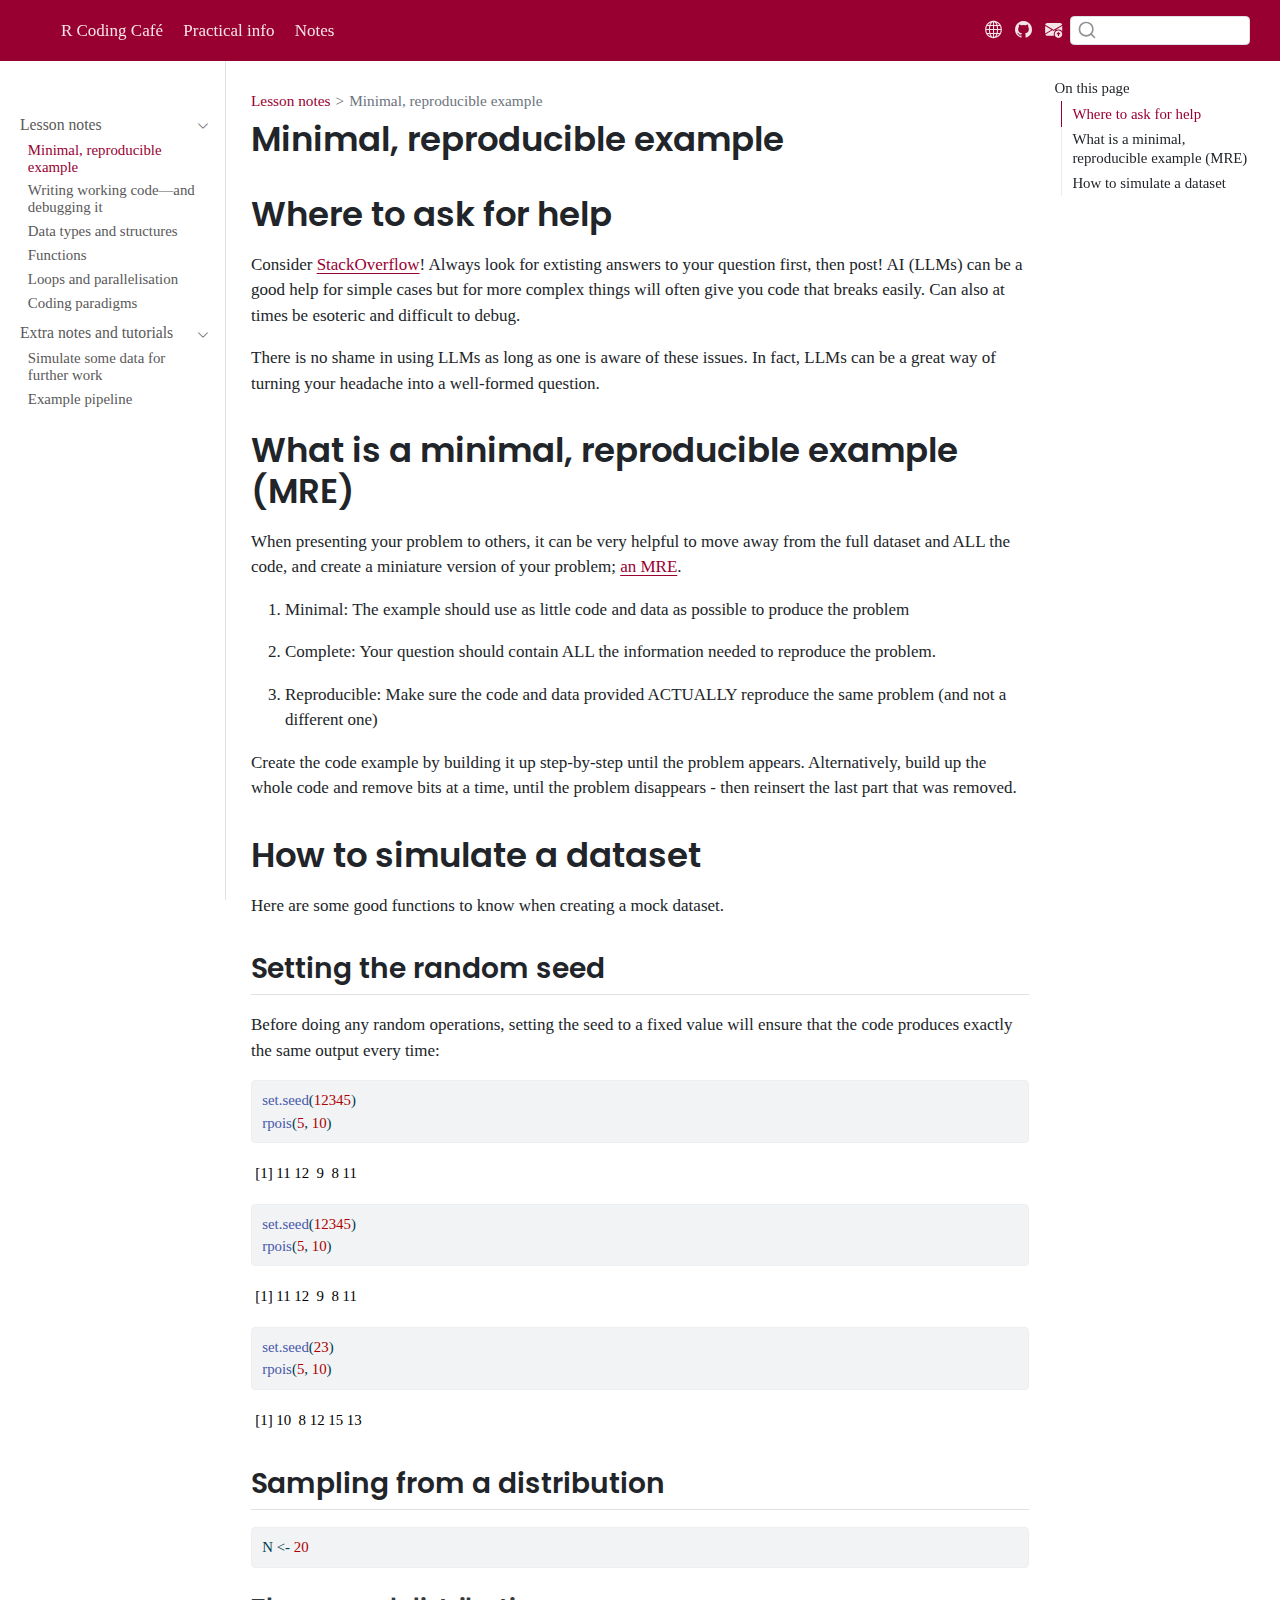
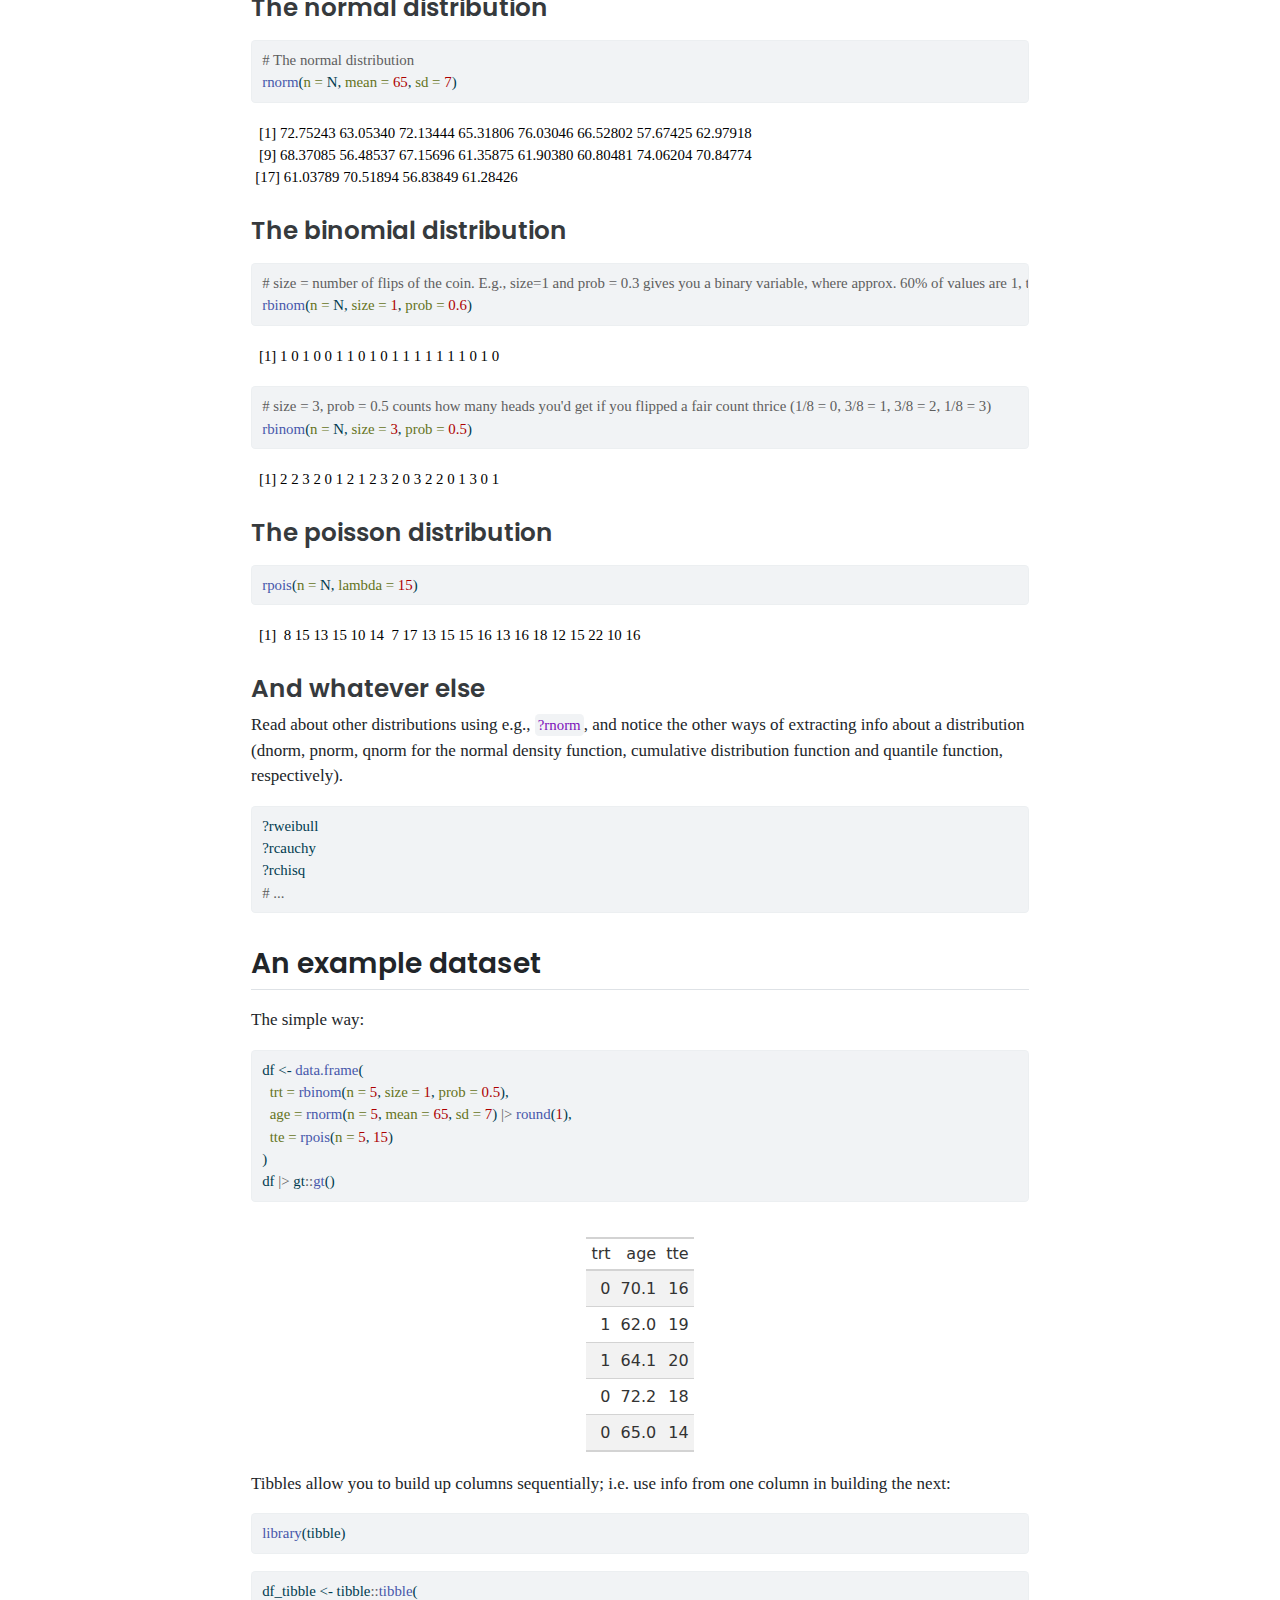
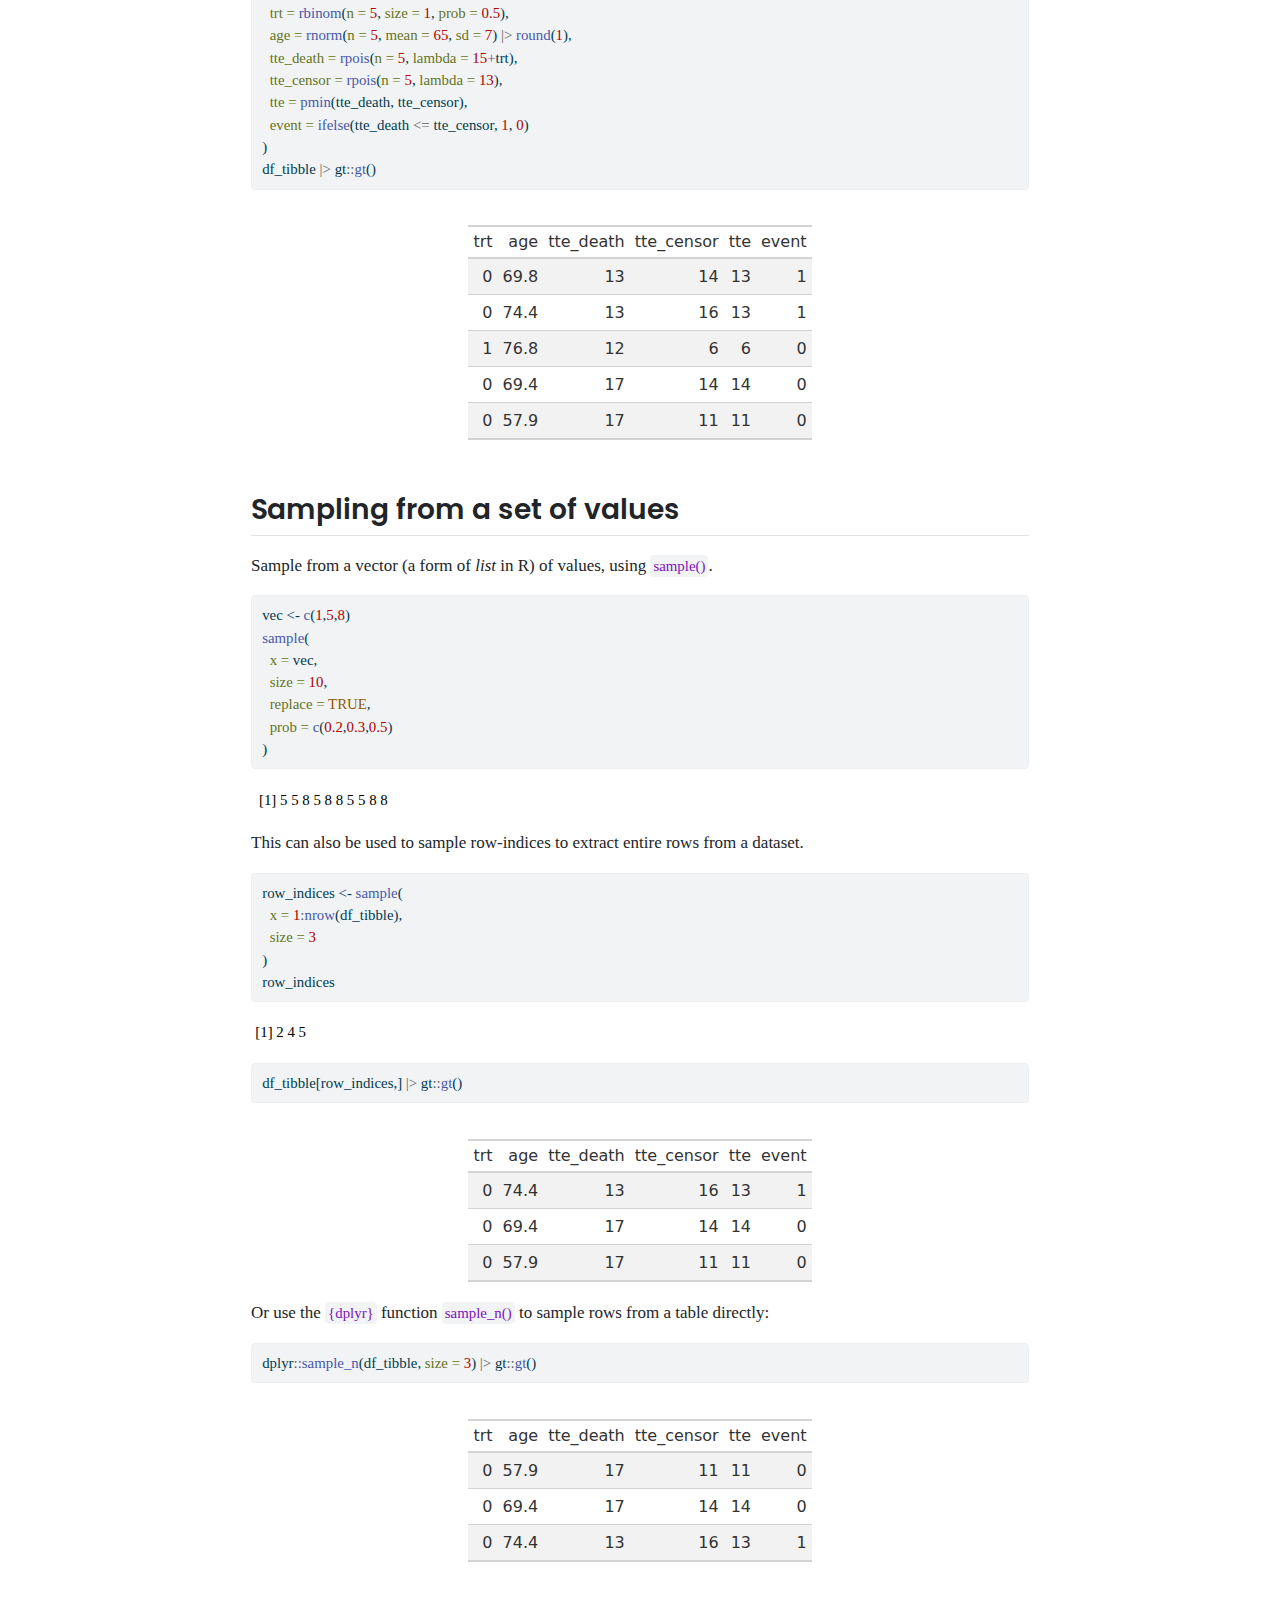
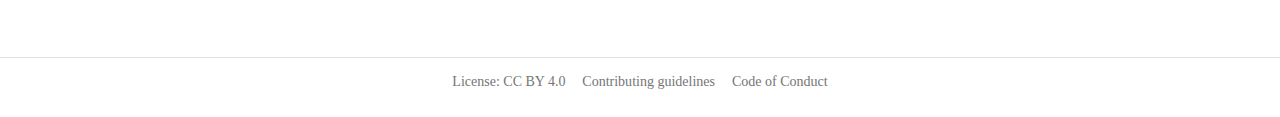
<file: notes/lesson-notes/01-Minimal-Reproducible-Example.html>
<!DOCTYPE html>
<html xmlns="http://www.w3.org/1999/xhtml" lang="en" xml:lang="en"><head>

<meta charset="utf-8">
<meta name="generator" content="quarto-1.8.25">

<meta name="viewport" content="width=device-width, initial-scale=1.0, user-scalable=yes">


<title>Minimal, reproducible example – ZKA</title>
<style>
code{white-space: pre-wrap;}
span.smallcaps{font-variant: small-caps;}
div.columns{display: flex; gap: min(4vw, 1.5em);}
div.column{flex: auto; overflow-x: auto;}
div.hanging-indent{margin-left: 1.5em; text-indent: -1.5em;}
ul.task-list{list-style: none;}
ul.task-list li input[type="checkbox"] {
  width: 0.8em;
  margin: 0 0.8em 0.2em -1em; /* quarto-specific, see https://github.com/quarto-dev/quarto-cli/issues/4556 */ 
  vertical-align: middle;
}
/* CSS for syntax highlighting */
html { -webkit-text-size-adjust: 100%; }
pre > code.sourceCode { white-space: pre; position: relative; }
pre > code.sourceCode > span { display: inline-block; line-height: 1.25; }
pre > code.sourceCode > span:empty { height: 1.2em; }
.sourceCode { overflow: visible; }
code.sourceCode > span { color: inherit; text-decoration: inherit; }
div.sourceCode { margin: 1em 0; }
pre.sourceCode { margin: 0; }
@media screen {
div.sourceCode { overflow: auto; }
}
@media print {
pre > code.sourceCode { white-space: pre-wrap; }
pre > code.sourceCode > span { text-indent: -5em; padding-left: 5em; }
}
pre.numberSource code
  { counter-reset: source-line 0; }
pre.numberSource code > span
  { position: relative; left: -4em; counter-increment: source-line; }
pre.numberSource code > span > a:first-child::before
  { content: counter(source-line);
    position: relative; left: -1em; text-align: right; vertical-align: baseline;
    border: none; display: inline-block;
    -webkit-touch-callout: none; -webkit-user-select: none;
    -khtml-user-select: none; -moz-user-select: none;
    -ms-user-select: none; user-select: none;
    padding: 0 4px; width: 4em;
  }
pre.numberSource { margin-left: 3em;  padding-left: 4px; }
div.sourceCode
  {   }
@media screen {
pre > code.sourceCode > span > a:first-child::before { text-decoration: underline; }
}
</style>


<script src="../../site_libs/quarto-nav/quarto-nav.js"></script>
<script src="../../site_libs/clipboard/clipboard.min.js"></script>
<script src="../../site_libs/quarto-search/autocomplete.umd.js"></script>
<script src="../../site_libs/quarto-search/fuse.min.js"></script>
<script src="../../site_libs/quarto-search/quarto-search.js"></script>
<meta name="quarto:offset" content="../../">
<script src="../../site_libs/quarto-html/quarto.js" type="module"></script>
<script src="../../site_libs/quarto-html/tabsets/tabsets.js" type="module"></script>
<script src="../../site_libs/quarto-html/axe/axe-check.js" type="module"></script>
<script src="../../site_libs/quarto-html/popper.min.js"></script>
<script src="../../site_libs/quarto-html/tippy.umd.min.js"></script>
<script src="../../site_libs/quarto-html/anchor.min.js"></script>
<link href="../../site_libs/quarto-html/tippy.css" rel="stylesheet">
<link href="../../site_libs/quarto-html/quarto-syntax-highlighting-bca81f4a44bdcac9f2ea5a7007c52c72.css" rel="stylesheet" class="quarto-color-scheme" id="quarto-text-highlighting-styles">
<link href="../../site_libs/quarto-html/quarto-syntax-highlighting-dark-538170d48c3795f1291bb9214db34236.css" rel="stylesheet" class="quarto-color-scheme quarto-color-alternate" id="quarto-text-highlighting-styles">
<link href="../../site_libs/quarto-html/quarto-syntax-highlighting-bca81f4a44bdcac9f2ea5a7007c52c72.css" rel="stylesheet" class="quarto-color-scheme-extra" id="quarto-text-highlighting-styles">
<script src="../../site_libs/bootstrap/bootstrap.min.js"></script>
<link href="../../site_libs/bootstrap/bootstrap-icons.css" rel="stylesheet">
<link href="../../site_libs/bootstrap/bootstrap-58be809aee9e352d4cbc710845b6c930.min.css" rel="stylesheet" append-hash="true" class="quarto-color-scheme" id="quarto-bootstrap" data-mode="light">
<link href="../../site_libs/bootstrap/bootstrap-dark-58be809aee9e352d4cbc710845b6c930.min.css" rel="stylesheet" append-hash="true" class="quarto-color-scheme quarto-color-alternate" id="quarto-bootstrap" data-mode="light">
<link href="../../site_libs/bootstrap/bootstrap-58be809aee9e352d4cbc710845b6c930.min.css" rel="stylesheet" append-hash="true" class="quarto-color-scheme-extra" id="quarto-bootstrap" data-mode="light">
<script id="quarto-search-options" type="application/json">{
  "location": "navbar",
  "copy-button": false,
  "collapse-after": 3,
  "panel-placement": "end",
  "type": "textbox",
  "limit": 50,
  "keyboard-shortcut": [
    "f",
    "/",
    "s"
  ],
  "language": {
    "search-no-results-text": "No results",
    "search-matching-documents-text": "matching documents",
    "search-copy-link-title": "Copy link to search",
    "search-hide-matches-text": "Hide additional matches",
    "search-more-match-text": "more match in this document",
    "search-more-matches-text": "more matches in this document",
    "search-clear-button-title": "Clear",
    "search-text-placeholder": "",
    "search-detached-cancel-button-title": "Cancel",
    "search-submit-button-title": "Submit",
    "search-label": "Search"
  }
}</script>


</head>

<body class="nav-sidebar docked nav-fixed quarto-light">

<div id="quarto-search-results"></div>
  <header id="quarto-header" class="headroom fixed-top">
    <nav class="navbar navbar-expand-lg " data-bs-theme="dark">
      <div class="navbar-container container-fluid">
      <div class="navbar-brand-container mx-auto">
    <a href="../../index.html" class="navbar-brand navbar-brand-logo">
    </a>
    <a class="navbar-brand" href="../../index.html">
    <span class="navbar-title"></span>
    </a>
  </div>
            <div id="quarto-search" class="" title="Search"></div>
          <button class="navbar-toggler" type="button" data-bs-toggle="collapse" data-bs-target="#navbarCollapse" aria-controls="navbarCollapse" role="menu" aria-expanded="false" aria-label="Toggle navigation" onclick="if (window.quartoToggleHeadroom) { window.quartoToggleHeadroom(); }">
  <span class="navbar-toggler-icon"></span>
</button>
          <div class="collapse navbar-collapse" id="navbarCollapse">
            <ul class="navbar-nav navbar-nav-scroll me-auto">
  <li class="nav-item">
    <a class="nav-link active" href="../../index.html" aria-current="page"> 
<span class="menu-text">R Coding Café</span></a>
  </li>  
  <li class="nav-item">
    <a class="nav-link" href="../../practical-info.html"> 
<span class="menu-text">Practical info</span></a>
  </li>  
  <li class="nav-item">
    <a class="nav-link" href="../../notes/lesson-notes/index.html"> 
<span class="menu-text">Notes</span></a>
  </li>  
</ul>
          </div> <!-- /navcollapse -->
            <div class="quarto-navbar-tools tools-wide">
    <a href="https://steno-aarhus.github.io" title="" class="quarto-navigation-tool px-1" aria-label="Globe icon: Link to the Steno Aarhus GitHub landing webpage for all other Steno Aarhus projects"><i class="bi bi-globe"></i></a>
    <a href="https://github.com/steno-aarhus/" title="" class="quarto-navigation-tool px-1" aria-label=""><i class="bi bi-github"></i></a>
    <a href="mailto:contact@zheer.dk" title="" class="quarto-navigation-tool px-1" aria-label=""><i class="bi bi-envelope-arrow-up-fill"></i></a>
</div>
      </div> <!-- /container-fluid -->
    </nav>
  <nav class="quarto-secondary-nav">
    <div class="container-fluid d-flex">
      <button type="button" class="quarto-btn-toggle btn" data-bs-toggle="collapse" role="button" data-bs-target=".quarto-sidebar-collapse-item" aria-controls="quarto-sidebar" aria-expanded="false" aria-label="Toggle sidebar navigation" onclick="if (window.quartoToggleHeadroom) { window.quartoToggleHeadroom(); }">
        <i class="bi bi-layout-text-sidebar-reverse"></i>
      </button>
        <nav class="quarto-page-breadcrumbs" aria-label="breadcrumb"><ol class="breadcrumb"><li class="breadcrumb-item"><a href="../../notes/lesson-notes/index.html">Lesson notes</a></li><li class="breadcrumb-item"><a href="../../notes/lesson-notes/01-Minimal-Reproducible-Example.html">Minimal, reproducible example</a></li></ol></nav>
        <a class="flex-grow-1" role="navigation" data-bs-toggle="collapse" data-bs-target=".quarto-sidebar-collapse-item" aria-controls="quarto-sidebar" aria-expanded="false" aria-label="Toggle sidebar navigation" onclick="if (window.quartoToggleHeadroom) { window.quartoToggleHeadroom(); }">      
        </a>
    </div>
  </nav>
</header>
<!-- content -->
<div id="quarto-content" class="quarto-container page-columns page-rows-contents page-layout-article page-navbar">
<!-- sidebar -->
  <nav id="quarto-sidebar" class="sidebar collapse collapse-horizontal quarto-sidebar-collapse-item sidebar-navigation docked overflow-auto">
    <div class="pt-lg-2 mt-2 text-left sidebar-header">
      <a href="../../index.html" class="sidebar-logo-link">
      </a>
      </div>
    <div class="sidebar-menu-container"> 
    <ul class="list-unstyled mt-1">
        <li class="sidebar-item sidebar-item-section">
      <div class="sidebar-item-container"> 
            <a href="../../notes/lesson-notes/index.html" class="sidebar-item-text sidebar-link">
 <span class="menu-text">Lesson notes</span></a>
          <a class="sidebar-item-toggle text-start" data-bs-toggle="collapse" data-bs-target="#quarto-sidebar-section-1" role="navigation" aria-expanded="true" aria-label="Toggle section">
            <i class="bi bi-chevron-right ms-2"></i>
          </a> 
      </div>
      <ul id="quarto-sidebar-section-1" class="collapse list-unstyled sidebar-section depth1 show">  
          <li class="sidebar-item">
  <div class="sidebar-item-container"> 
  <a href="../../notes/lesson-notes/01-Minimal-Reproducible-Example.html" class="sidebar-item-text sidebar-link active">
 <span class="menu-text">Minimal, reproducible example</span></a>
  </div>
</li>
          <li class="sidebar-item">
  <div class="sidebar-item-container"> 
  <a href="../../notes/lesson-notes/02-Debugging.html" class="sidebar-item-text sidebar-link">
 <span class="menu-text">Writing working code—and debugging it</span></a>
  </div>
</li>
          <li class="sidebar-item">
  <div class="sidebar-item-container"> 
  <a href="../../notes/lesson-notes/03-Data-Types.html" class="sidebar-item-text sidebar-link">
 <span class="menu-text">Data types and structures</span></a>
  </div>
</li>
          <li class="sidebar-item">
  <div class="sidebar-item-container"> 
  <a href="../../notes/lesson-notes/04-Functions.html" class="sidebar-item-text sidebar-link">
 <span class="menu-text">Functions</span></a>
  </div>
</li>
          <li class="sidebar-item">
  <div class="sidebar-item-container"> 
  <a href="../../notes/lesson-notes/05-Loops.html" class="sidebar-item-text sidebar-link">
 <span class="menu-text">Loops and parallelisation</span></a>
  </div>
</li>
          <li class="sidebar-item">
  <div class="sidebar-item-container"> 
  <a href="../../notes/lesson-notes/06-Paradigms.html" class="sidebar-item-text sidebar-link">
 <span class="menu-text">Coding paradigms</span></a>
  </div>
</li>
      </ul>
  </li>
        <li class="sidebar-item sidebar-item-section">
      <div class="sidebar-item-container"> 
            <a href="../../notes/extra/index.html" class="sidebar-item-text sidebar-link">
 <span class="menu-text">Extra notes and tutorials</span></a>
          <a class="sidebar-item-toggle text-start" data-bs-toggle="collapse" data-bs-target="#quarto-sidebar-section-2" role="navigation" aria-expanded="true" aria-label="Toggle section">
            <i class="bi bi-chevron-right ms-2"></i>
          </a> 
      </div>
      <ul id="quarto-sidebar-section-2" class="collapse list-unstyled sidebar-section depth1 show">  
          <li class="sidebar-item">
  <div class="sidebar-item-container"> 
  <a href="../../notes/extra/0-simulate-data.html" class="sidebar-item-text sidebar-link">
 <span class="menu-text">Simulate some data for further work</span></a>
  </div>
</li>
          <li class="sidebar-item">
  <div class="sidebar-item-container"> 
  <a href="../../notes/extra/1-example-pipeline.html" class="sidebar-item-text sidebar-link">
 <span class="menu-text">Example pipeline</span></a>
  </div>
</li>
      </ul>
  </li>
    </ul>
    </div>
</nav>
<div id="quarto-sidebar-glass" class="quarto-sidebar-collapse-item" data-bs-toggle="collapse" data-bs-target=".quarto-sidebar-collapse-item"></div>
<!-- margin-sidebar -->
    <div id="quarto-margin-sidebar" class="sidebar margin-sidebar">
        <nav id="TOC" role="doc-toc" class="toc-active">
    <h2 id="toc-title">On this page</h2>
   
  <ul>
  <li><a href="#where-to-ask-for-help" id="toc-where-to-ask-for-help" class="nav-link active" data-scroll-target="#where-to-ask-for-help">Where to ask for help</a></li>
  <li><a href="#what-is-a-minimal-reproducible-example-mre" id="toc-what-is-a-minimal-reproducible-example-mre" class="nav-link" data-scroll-target="#what-is-a-minimal-reproducible-example-mre">What is a minimal, reproducible example (MRE)</a></li>
  <li><a href="#how-to-simulate-a-dataset" id="toc-how-to-simulate-a-dataset" class="nav-link" data-scroll-target="#how-to-simulate-a-dataset">How to simulate a dataset</a>
  <ul class="collapse">
  <li><a href="#setting-the-random-seed" id="toc-setting-the-random-seed" class="nav-link" data-scroll-target="#setting-the-random-seed">Setting the random seed</a></li>
  <li><a href="#sampling-from-a-distribution" id="toc-sampling-from-a-distribution" class="nav-link" data-scroll-target="#sampling-from-a-distribution">Sampling from a distribution</a>
  <ul class="collapse">
  <li><a href="#the-normal-distribution" id="toc-the-normal-distribution" class="nav-link" data-scroll-target="#the-normal-distribution">The normal distribution</a></li>
  <li><a href="#the-binomial-distribution" id="toc-the-binomial-distribution" class="nav-link" data-scroll-target="#the-binomial-distribution">The binomial distribution</a></li>
  <li><a href="#the-poisson-distribution" id="toc-the-poisson-distribution" class="nav-link" data-scroll-target="#the-poisson-distribution">The poisson distribution</a></li>
  <li><a href="#and-whatever-else" id="toc-and-whatever-else" class="nav-link" data-scroll-target="#and-whatever-else">And whatever else</a></li>
  </ul></li>
  <li><a href="#an-example-dataset" id="toc-an-example-dataset" class="nav-link" data-scroll-target="#an-example-dataset">An example dataset</a></li>
  <li><a href="#sampling-from-a-set-of-values" id="toc-sampling-from-a-set-of-values" class="nav-link" data-scroll-target="#sampling-from-a-set-of-values">Sampling from a set of values</a></li>
  </ul></li>
  </ul>
</nav>
    </div>
<!-- main -->
<main class="content" id="quarto-document-content">

<header id="title-block-header" class="quarto-title-block default"><nav class="quarto-page-breadcrumbs quarto-title-breadcrumbs d-none d-lg-block" aria-label="breadcrumb"><ol class="breadcrumb"><li class="breadcrumb-item"><a href="../../notes/lesson-notes/index.html">Lesson notes</a></li><li class="breadcrumb-item"><a href="../../notes/lesson-notes/01-Minimal-Reproducible-Example.html">Minimal, reproducible example</a></li></ol></nav>
<div class="quarto-title">
<h1 class="title">Minimal, reproducible example</h1>
</div>



<div class="quarto-title-meta">

    
  
    
  </div>
  


</header>


<section id="where-to-ask-for-help" class="level1">
<h1>Where to ask for help</h1>
<p>Consider <a href="https://stackoverflow.com">StackOverflow</a>! Always look for extisting answers to your question first, then post! AI (LLMs) can be a good help for simple cases but for more complex things will often give you code that breaks easily. Can also at times be esoteric and difficult to debug.</p>
<p>There is no shame in using LLMs as long as one is aware of these issues. In fact, LLMs can be a great way of turning your headache into a well-formed question.</p>
</section>
<section id="what-is-a-minimal-reproducible-example-mre" class="level1">
<h1>What is a minimal, reproducible example (MRE)</h1>
<p>When presenting your problem to others, it can be very helpful to move away from the full dataset and ALL the code, and create a miniature version of your problem; <a href="https://stackoverflow.com/help/minimal-reproducible-example">an MRE</a>.</p>
<ol type="1">
<li><p>Minimal: The example should use as little code and data as possible to produce the problem</p></li>
<li><p>Complete: Your question should contain ALL the information needed to reproduce the problem.</p></li>
<li><p>Reproducible: Make sure the code and data provided ACTUALLY reproduce the same problem (and not a different one)</p></li>
</ol>
<p>Create the code example by building it up step-by-step until the problem appears. Alternatively, build up the whole code and remove bits at a time, until the problem disappears - then reinsert the last part that was removed.</p>
</section>
<section id="how-to-simulate-a-dataset" class="level1">
<h1>How to simulate a dataset</h1>
<p>Here are some good functions to know when creating a mock dataset.</p>
<section id="setting-the-random-seed" class="level2">
<h2 class="anchored" data-anchor-id="setting-the-random-seed">Setting the random seed</h2>
<p>Before doing any random operations, setting the seed to a fixed value will ensure that the code produces exactly the same output every time:</p>
<div class="cell">
<div class="code-copy-outer-scaffold"><div class="sourceCode cell-code" id="cb1"><pre class="sourceCode r code-with-copy"><code class="sourceCode r"><span id="cb1-1"><a href="#cb1-1" aria-hidden="true" tabindex="-1"></a><span class="fu">set.seed</span>(<span class="dv">12345</span>)</span>
<span id="cb1-2"><a href="#cb1-2" aria-hidden="true" tabindex="-1"></a><span class="fu">rpois</span>(<span class="dv">5</span>, <span class="dv">10</span>)</span></code></pre></div><button title="Copy to Clipboard" class="code-copy-button"><i class="bi"></i></button></div>
<div class="cell-output cell-output-stdout">
<pre><code>[1] 11 12  9  8 11</code></pre>
</div>
<div class="code-copy-outer-scaffold"><div class="sourceCode cell-code" id="cb3"><pre class="sourceCode r code-with-copy"><code class="sourceCode r"><span id="cb3-1"><a href="#cb3-1" aria-hidden="true" tabindex="-1"></a><span class="fu">set.seed</span>(<span class="dv">12345</span>)</span>
<span id="cb3-2"><a href="#cb3-2" aria-hidden="true" tabindex="-1"></a><span class="fu">rpois</span>(<span class="dv">5</span>, <span class="dv">10</span>) </span></code></pre></div><button title="Copy to Clipboard" class="code-copy-button"><i class="bi"></i></button></div>
<div class="cell-output cell-output-stdout">
<pre><code>[1] 11 12  9  8 11</code></pre>
</div>
<div class="code-copy-outer-scaffold"><div class="sourceCode cell-code" id="cb5"><pre class="sourceCode r code-with-copy"><code class="sourceCode r"><span id="cb5-1"><a href="#cb5-1" aria-hidden="true" tabindex="-1"></a><span class="fu">set.seed</span>(<span class="dv">23</span>)</span>
<span id="cb5-2"><a href="#cb5-2" aria-hidden="true" tabindex="-1"></a><span class="fu">rpois</span>(<span class="dv">5</span>, <span class="dv">10</span>)</span></code></pre></div><button title="Copy to Clipboard" class="code-copy-button"><i class="bi"></i></button></div>
<div class="cell-output cell-output-stdout">
<pre><code>[1] 10  8 12 15 13</code></pre>
</div>
</div>
</section>
<section id="sampling-from-a-distribution" class="level2">
<h2 class="anchored" data-anchor-id="sampling-from-a-distribution">Sampling from a distribution</h2>
<div class="cell">
<div class="code-copy-outer-scaffold"><div class="sourceCode cell-code" id="cb7"><pre class="sourceCode r code-with-copy"><code class="sourceCode r"><span id="cb7-1"><a href="#cb7-1" aria-hidden="true" tabindex="-1"></a>N <span class="ot">&lt;-</span> <span class="dv">20</span></span></code></pre></div><button title="Copy to Clipboard" class="code-copy-button"><i class="bi"></i></button></div>
</div>
<section id="the-normal-distribution" class="level3">
<h3 class="anchored" data-anchor-id="the-normal-distribution">The normal distribution</h3>
<div class="cell">
<div class="code-copy-outer-scaffold"><div class="sourceCode cell-code" id="cb8"><pre class="sourceCode r code-with-copy"><code class="sourceCode r"><span id="cb8-1"><a href="#cb8-1" aria-hidden="true" tabindex="-1"></a><span class="co"># The normal distribution</span></span>
<span id="cb8-2"><a href="#cb8-2" aria-hidden="true" tabindex="-1"></a><span class="fu">rnorm</span>(<span class="at">n =</span> N, <span class="at">mean =</span> <span class="dv">65</span>, <span class="at">sd =</span> <span class="dv">7</span>)</span></code></pre></div><button title="Copy to Clipboard" class="code-copy-button"><i class="bi"></i></button></div>
<div class="cell-output cell-output-stdout">
<pre><code> [1] 72.75243 63.05340 72.13444 65.31806 76.03046 66.52802 57.67425 62.97918
 [9] 68.37085 56.48537 67.15696 61.35875 61.90380 60.80481 74.06204 70.84774
[17] 61.03789 70.51894 56.83849 61.28426</code></pre>
</div>
</div>
</section>
<section id="the-binomial-distribution" class="level3">
<h3 class="anchored" data-anchor-id="the-binomial-distribution">The binomial distribution</h3>
<div class="cell">
<div class="code-copy-outer-scaffold"><div class="sourceCode cell-code" id="cb10"><pre class="sourceCode r code-with-copy"><code class="sourceCode r"><span id="cb10-1"><a href="#cb10-1" aria-hidden="true" tabindex="-1"></a><span class="co"># size = number of flips of the coin. E.g., size=1 and prob = 0.3 gives you a binary variable, where approx. 60% of values are 1, the remaining 0.</span></span>
<span id="cb10-2"><a href="#cb10-2" aria-hidden="true" tabindex="-1"></a><span class="fu">rbinom</span>(<span class="at">n =</span> N, <span class="at">size =</span> <span class="dv">1</span>, <span class="at">prob =</span> <span class="fl">0.6</span>)</span></code></pre></div><button title="Copy to Clipboard" class="code-copy-button"><i class="bi"></i></button></div>
<div class="cell-output cell-output-stdout">
<pre><code> [1] 1 0 1 0 0 1 1 0 1 0 1 1 1 1 1 1 1 0 1 0</code></pre>
</div>
<div class="code-copy-outer-scaffold"><div class="sourceCode cell-code" id="cb12"><pre class="sourceCode r code-with-copy"><code class="sourceCode r"><span id="cb12-1"><a href="#cb12-1" aria-hidden="true" tabindex="-1"></a><span class="co"># size = 3, prob = 0.5 counts how many heads you'd get if you flipped a fair count thrice (1/8 = 0, 3/8 = 1, 3/8 = 2, 1/8 = 3)</span></span>
<span id="cb12-2"><a href="#cb12-2" aria-hidden="true" tabindex="-1"></a><span class="fu">rbinom</span>(<span class="at">n =</span> N, <span class="at">size =</span> <span class="dv">3</span>, <span class="at">prob =</span> <span class="fl">0.5</span>)</span></code></pre></div><button title="Copy to Clipboard" class="code-copy-button"><i class="bi"></i></button></div>
<div class="cell-output cell-output-stdout">
<pre><code> [1] 2 2 3 2 0 1 2 1 2 3 2 0 3 2 2 0 1 3 0 1</code></pre>
</div>
</div>
</section>
<section id="the-poisson-distribution" class="level3">
<h3 class="anchored" data-anchor-id="the-poisson-distribution">The poisson distribution</h3>
<div class="cell">
<div class="code-copy-outer-scaffold"><div class="sourceCode cell-code" id="cb14"><pre class="sourceCode r code-with-copy"><code class="sourceCode r"><span id="cb14-1"><a href="#cb14-1" aria-hidden="true" tabindex="-1"></a><span class="fu">rpois</span>(<span class="at">n =</span> N, <span class="at">lambda =</span> <span class="dv">15</span>)</span></code></pre></div><button title="Copy to Clipboard" class="code-copy-button"><i class="bi"></i></button></div>
<div class="cell-output cell-output-stdout">
<pre><code> [1]  8 15 13 15 10 14  7 17 13 15 15 16 13 16 18 12 15 22 10 16</code></pre>
</div>
</div>
</section>
<section id="and-whatever-else" class="level3">
<h3 class="anchored" data-anchor-id="and-whatever-else">And whatever else</h3>
<p>Read about other distributions using e.g., <code>?rnorm</code>, and notice the other ways of extracting info about a distribution (dnorm, pnorm, qnorm for the normal density function, cumulative distribution function and quantile function, respectively).</p>
<div class="cell">
<div class="code-copy-outer-scaffold"><div class="sourceCode cell-code" id="cb16"><pre class="sourceCode r code-with-copy"><code class="sourceCode r"><span id="cb16-1"><a href="#cb16-1" aria-hidden="true" tabindex="-1"></a>?rweibull</span>
<span id="cb16-2"><a href="#cb16-2" aria-hidden="true" tabindex="-1"></a>?rcauchy</span>
<span id="cb16-3"><a href="#cb16-3" aria-hidden="true" tabindex="-1"></a>?rchisq</span>
<span id="cb16-4"><a href="#cb16-4" aria-hidden="true" tabindex="-1"></a><span class="co"># ...</span></span></code></pre></div><button title="Copy to Clipboard" class="code-copy-button"><i class="bi"></i></button></div>
</div>
</section>
</section>
<section id="an-example-dataset" class="level2">
<h2 class="anchored" data-anchor-id="an-example-dataset">An example dataset</h2>
<p>The simple way:</p>
<div class="cell">
<div class="code-copy-outer-scaffold"><div class="sourceCode cell-code" id="cb17"><pre class="sourceCode r code-with-copy"><code class="sourceCode r"><span id="cb17-1"><a href="#cb17-1" aria-hidden="true" tabindex="-1"></a>df <span class="ot">&lt;-</span> <span class="fu">data.frame</span>(</span>
<span id="cb17-2"><a href="#cb17-2" aria-hidden="true" tabindex="-1"></a>  <span class="at">trt =</span> <span class="fu">rbinom</span>(<span class="at">n =</span> <span class="dv">5</span>, <span class="at">size =</span> <span class="dv">1</span>, <span class="at">prob =</span> <span class="fl">0.5</span>),</span>
<span id="cb17-3"><a href="#cb17-3" aria-hidden="true" tabindex="-1"></a>  <span class="at">age =</span> <span class="fu">rnorm</span>(<span class="at">n =</span> <span class="dv">5</span>, <span class="at">mean =</span> <span class="dv">65</span>, <span class="at">sd =</span> <span class="dv">7</span>) <span class="sc">|&gt;</span> <span class="fu">round</span>(<span class="dv">1</span>),</span>
<span id="cb17-4"><a href="#cb17-4" aria-hidden="true" tabindex="-1"></a>  <span class="at">tte =</span> <span class="fu">rpois</span>(<span class="at">n =</span> <span class="dv">5</span>, <span class="dv">15</span>)</span>
<span id="cb17-5"><a href="#cb17-5" aria-hidden="true" tabindex="-1"></a>)</span>
<span id="cb17-6"><a href="#cb17-6" aria-hidden="true" tabindex="-1"></a>df <span class="sc">|&gt;</span> gt<span class="sc">::</span><span class="fu">gt</span>()</span></code></pre></div><button title="Copy to Clipboard" class="code-copy-button"><i class="bi"></i></button></div>
<div class="cell-output-display">
<div id="kwsejxlkwy" style="padding-left:0px;padding-right:0px;padding-top:10px;padding-bottom:10px;overflow-x:auto;overflow-y:auto;width:auto;height:auto;">
<style>#kwsejxlkwy table {
  font-family: system-ui, 'Segoe UI', Roboto, Helvetica, Arial, sans-serif, 'Apple Color Emoji', 'Segoe UI Emoji', 'Segoe UI Symbol', 'Noto Color Emoji';
  -webkit-font-smoothing: antialiased;
  -moz-osx-font-smoothing: grayscale;
}

#kwsejxlkwy thead, #kwsejxlkwy tbody, #kwsejxlkwy tfoot, #kwsejxlkwy tr, #kwsejxlkwy td, #kwsejxlkwy th {
  border-style: none;
}

#kwsejxlkwy p {
  margin: 0;
  padding: 0;
}

#kwsejxlkwy .gt_table {
  display: table;
  border-collapse: collapse;
  line-height: normal;
  margin-left: auto;
  margin-right: auto;
  color: #333333;
  font-size: 16px;
  font-weight: normal;
  font-style: normal;
  background-color: #FFFFFF;
  width: auto;
  border-top-style: solid;
  border-top-width: 2px;
  border-top-color: #A8A8A8;
  border-right-style: none;
  border-right-width: 2px;
  border-right-color: #D3D3D3;
  border-bottom-style: solid;
  border-bottom-width: 2px;
  border-bottom-color: #A8A8A8;
  border-left-style: none;
  border-left-width: 2px;
  border-left-color: #D3D3D3;
}

#kwsejxlkwy .gt_caption {
  padding-top: 4px;
  padding-bottom: 4px;
}

#kwsejxlkwy .gt_title {
  color: #333333;
  font-size: 125%;
  font-weight: initial;
  padding-top: 4px;
  padding-bottom: 4px;
  padding-left: 5px;
  padding-right: 5px;
  border-bottom-color: #FFFFFF;
  border-bottom-width: 0;
}

#kwsejxlkwy .gt_subtitle {
  color: #333333;
  font-size: 85%;
  font-weight: initial;
  padding-top: 3px;
  padding-bottom: 5px;
  padding-left: 5px;
  padding-right: 5px;
  border-top-color: #FFFFFF;
  border-top-width: 0;
}

#kwsejxlkwy .gt_heading {
  background-color: #FFFFFF;
  text-align: center;
  border-bottom-color: #FFFFFF;
  border-left-style: none;
  border-left-width: 1px;
  border-left-color: #D3D3D3;
  border-right-style: none;
  border-right-width: 1px;
  border-right-color: #D3D3D3;
}

#kwsejxlkwy .gt_bottom_border {
  border-bottom-style: solid;
  border-bottom-width: 2px;
  border-bottom-color: #D3D3D3;
}

#kwsejxlkwy .gt_col_headings {
  border-top-style: solid;
  border-top-width: 2px;
  border-top-color: #D3D3D3;
  border-bottom-style: solid;
  border-bottom-width: 2px;
  border-bottom-color: #D3D3D3;
  border-left-style: none;
  border-left-width: 1px;
  border-left-color: #D3D3D3;
  border-right-style: none;
  border-right-width: 1px;
  border-right-color: #D3D3D3;
}

#kwsejxlkwy .gt_col_heading {
  color: #333333;
  background-color: #FFFFFF;
  font-size: 100%;
  font-weight: normal;
  text-transform: inherit;
  border-left-style: none;
  border-left-width: 1px;
  border-left-color: #D3D3D3;
  border-right-style: none;
  border-right-width: 1px;
  border-right-color: #D3D3D3;
  vertical-align: bottom;
  padding-top: 5px;
  padding-bottom: 6px;
  padding-left: 5px;
  padding-right: 5px;
  overflow-x: hidden;
}

#kwsejxlkwy .gt_column_spanner_outer {
  color: #333333;
  background-color: #FFFFFF;
  font-size: 100%;
  font-weight: normal;
  text-transform: inherit;
  padding-top: 0;
  padding-bottom: 0;
  padding-left: 4px;
  padding-right: 4px;
}

#kwsejxlkwy .gt_column_spanner_outer:first-child {
  padding-left: 0;
}

#kwsejxlkwy .gt_column_spanner_outer:last-child {
  padding-right: 0;
}

#kwsejxlkwy .gt_column_spanner {
  border-bottom-style: solid;
  border-bottom-width: 2px;
  border-bottom-color: #D3D3D3;
  vertical-align: bottom;
  padding-top: 5px;
  padding-bottom: 5px;
  overflow-x: hidden;
  display: inline-block;
  width: 100%;
}

#kwsejxlkwy .gt_spanner_row {
  border-bottom-style: hidden;
}

#kwsejxlkwy .gt_group_heading {
  padding-top: 8px;
  padding-bottom: 8px;
  padding-left: 5px;
  padding-right: 5px;
  color: #333333;
  background-color: #FFFFFF;
  font-size: 100%;
  font-weight: initial;
  text-transform: inherit;
  border-top-style: solid;
  border-top-width: 2px;
  border-top-color: #D3D3D3;
  border-bottom-style: solid;
  border-bottom-width: 2px;
  border-bottom-color: #D3D3D3;
  border-left-style: none;
  border-left-width: 1px;
  border-left-color: #D3D3D3;
  border-right-style: none;
  border-right-width: 1px;
  border-right-color: #D3D3D3;
  vertical-align: middle;
  text-align: left;
}

#kwsejxlkwy .gt_empty_group_heading {
  padding: 0.5px;
  color: #333333;
  background-color: #FFFFFF;
  font-size: 100%;
  font-weight: initial;
  border-top-style: solid;
  border-top-width: 2px;
  border-top-color: #D3D3D3;
  border-bottom-style: solid;
  border-bottom-width: 2px;
  border-bottom-color: #D3D3D3;
  vertical-align: middle;
}

#kwsejxlkwy .gt_from_md > :first-child {
  margin-top: 0;
}

#kwsejxlkwy .gt_from_md > :last-child {
  margin-bottom: 0;
}

#kwsejxlkwy .gt_row {
  padding-top: 8px;
  padding-bottom: 8px;
  padding-left: 5px;
  padding-right: 5px;
  margin: 10px;
  border-top-style: solid;
  border-top-width: 1px;
  border-top-color: #D3D3D3;
  border-left-style: none;
  border-left-width: 1px;
  border-left-color: #D3D3D3;
  border-right-style: none;
  border-right-width: 1px;
  border-right-color: #D3D3D3;
  vertical-align: middle;
  overflow-x: hidden;
}

#kwsejxlkwy .gt_stub {
  color: #333333;
  background-color: #FFFFFF;
  font-size: 100%;
  font-weight: initial;
  text-transform: inherit;
  border-right-style: solid;
  border-right-width: 2px;
  border-right-color: #D3D3D3;
  padding-left: 5px;
  padding-right: 5px;
}

#kwsejxlkwy .gt_stub_row_group {
  color: #333333;
  background-color: #FFFFFF;
  font-size: 100%;
  font-weight: initial;
  text-transform: inherit;
  border-right-style: solid;
  border-right-width: 2px;
  border-right-color: #D3D3D3;
  padding-left: 5px;
  padding-right: 5px;
  vertical-align: top;
}

#kwsejxlkwy .gt_row_group_first td {
  border-top-width: 2px;
}

#kwsejxlkwy .gt_row_group_first th {
  border-top-width: 2px;
}

#kwsejxlkwy .gt_summary_row {
  color: #333333;
  background-color: #FFFFFF;
  text-transform: inherit;
  padding-top: 8px;
  padding-bottom: 8px;
  padding-left: 5px;
  padding-right: 5px;
}

#kwsejxlkwy .gt_first_summary_row {
  border-top-style: solid;
  border-top-color: #D3D3D3;
}

#kwsejxlkwy .gt_first_summary_row.thick {
  border-top-width: 2px;
}

#kwsejxlkwy .gt_last_summary_row {
  padding-top: 8px;
  padding-bottom: 8px;
  padding-left: 5px;
  padding-right: 5px;
  border-bottom-style: solid;
  border-bottom-width: 2px;
  border-bottom-color: #D3D3D3;
}

#kwsejxlkwy .gt_grand_summary_row {
  color: #333333;
  background-color: #FFFFFF;
  text-transform: inherit;
  padding-top: 8px;
  padding-bottom: 8px;
  padding-left: 5px;
  padding-right: 5px;
}

#kwsejxlkwy .gt_first_grand_summary_row {
  padding-top: 8px;
  padding-bottom: 8px;
  padding-left: 5px;
  padding-right: 5px;
  border-top-style: double;
  border-top-width: 6px;
  border-top-color: #D3D3D3;
}

#kwsejxlkwy .gt_last_grand_summary_row_top {
  padding-top: 8px;
  padding-bottom: 8px;
  padding-left: 5px;
  padding-right: 5px;
  border-bottom-style: double;
  border-bottom-width: 6px;
  border-bottom-color: #D3D3D3;
}

#kwsejxlkwy .gt_striped {
  background-color: rgba(128, 128, 128, 0.05);
}

#kwsejxlkwy .gt_table_body {
  border-top-style: solid;
  border-top-width: 2px;
  border-top-color: #D3D3D3;
  border-bottom-style: solid;
  border-bottom-width: 2px;
  border-bottom-color: #D3D3D3;
}

#kwsejxlkwy .gt_footnotes {
  color: #333333;
  background-color: #FFFFFF;
  border-bottom-style: none;
  border-bottom-width: 2px;
  border-bottom-color: #D3D3D3;
  border-left-style: none;
  border-left-width: 2px;
  border-left-color: #D3D3D3;
  border-right-style: none;
  border-right-width: 2px;
  border-right-color: #D3D3D3;
}

#kwsejxlkwy .gt_footnote {
  margin: 0px;
  font-size: 90%;
  padding-top: 4px;
  padding-bottom: 4px;
  padding-left: 5px;
  padding-right: 5px;
}

#kwsejxlkwy .gt_sourcenotes {
  color: #333333;
  background-color: #FFFFFF;
  border-bottom-style: none;
  border-bottom-width: 2px;
  border-bottom-color: #D3D3D3;
  border-left-style: none;
  border-left-width: 2px;
  border-left-color: #D3D3D3;
  border-right-style: none;
  border-right-width: 2px;
  border-right-color: #D3D3D3;
}

#kwsejxlkwy .gt_sourcenote {
  font-size: 90%;
  padding-top: 4px;
  padding-bottom: 4px;
  padding-left: 5px;
  padding-right: 5px;
}

#kwsejxlkwy .gt_left {
  text-align: left;
}

#kwsejxlkwy .gt_center {
  text-align: center;
}

#kwsejxlkwy .gt_right {
  text-align: right;
  font-variant-numeric: tabular-nums;
}

#kwsejxlkwy .gt_font_normal {
  font-weight: normal;
}

#kwsejxlkwy .gt_font_bold {
  font-weight: bold;
}

#kwsejxlkwy .gt_font_italic {
  font-style: italic;
}

#kwsejxlkwy .gt_super {
  font-size: 65%;
}

#kwsejxlkwy .gt_footnote_marks {
  font-size: 75%;
  vertical-align: 0.4em;
  position: initial;
}

#kwsejxlkwy .gt_asterisk {
  font-size: 100%;
  vertical-align: 0;
}

#kwsejxlkwy .gt_indent_1 {
  text-indent: 5px;
}

#kwsejxlkwy .gt_indent_2 {
  text-indent: 10px;
}

#kwsejxlkwy .gt_indent_3 {
  text-indent: 15px;
}

#kwsejxlkwy .gt_indent_4 {
  text-indent: 20px;
}

#kwsejxlkwy .gt_indent_5 {
  text-indent: 25px;
}

#kwsejxlkwy .katex-display {
  display: inline-flex !important;
  margin-bottom: 0.75em !important;
}

#kwsejxlkwy div.Reactable > div.rt-table > div.rt-thead > div.rt-tr.rt-tr-group-header > div.rt-th-group:after {
  height: 0px !important;
}
</style>

<table class="gt_table caption-top table table-sm table-striped small" data-quarto-bootstrap="false">
<thead>
<tr class="gt_col_headings header">
<th id="trt" class="gt_col_heading gt_columns_bottom_border gt_right" data-quarto-table-cell-role="th" scope="col">trt</th>
<th id="age" class="gt_col_heading gt_columns_bottom_border gt_right" data-quarto-table-cell-role="th" scope="col">age</th>
<th id="tte" class="gt_col_heading gt_columns_bottom_border gt_right" data-quarto-table-cell-role="th" scope="col">tte</th>
</tr>
</thead>
<tbody class="gt_table_body">
<tr class="odd">
<td class="gt_row gt_right" headers="trt">0</td>
<td class="gt_row gt_right" headers="age">70.1</td>
<td class="gt_row gt_right" headers="tte">16</td>
</tr>
<tr class="even">
<td class="gt_row gt_right" headers="trt">1</td>
<td class="gt_row gt_right" headers="age">62.0</td>
<td class="gt_row gt_right" headers="tte">19</td>
</tr>
<tr class="odd">
<td class="gt_row gt_right" headers="trt">1</td>
<td class="gt_row gt_right" headers="age">64.1</td>
<td class="gt_row gt_right" headers="tte">20</td>
</tr>
<tr class="even">
<td class="gt_row gt_right" headers="trt">0</td>
<td class="gt_row gt_right" headers="age">72.2</td>
<td class="gt_row gt_right" headers="tte">18</td>
</tr>
<tr class="odd">
<td class="gt_row gt_right" headers="trt">0</td>
<td class="gt_row gt_right" headers="age">65.0</td>
<td class="gt_row gt_right" headers="tte">14</td>
</tr>
</tbody>
</table>

</div>
</div>
</div>
<p>Tibbles allow you to build up columns sequentially; i.e.&nbsp;use info from one column in building the next:</p>
<div class="cell">
<div class="code-copy-outer-scaffold"><div class="sourceCode cell-code" id="cb18"><pre class="sourceCode r code-with-copy"><code class="sourceCode r"><span id="cb18-1"><a href="#cb18-1" aria-hidden="true" tabindex="-1"></a><span class="fu">library</span>(tibble)</span></code></pre></div><button title="Copy to Clipboard" class="code-copy-button"><i class="bi"></i></button></div>
</div>
<div class="cell">
<div class="code-copy-outer-scaffold"><div class="sourceCode cell-code" id="cb19"><pre class="sourceCode r code-with-copy"><code class="sourceCode r"><span id="cb19-1"><a href="#cb19-1" aria-hidden="true" tabindex="-1"></a>df_tibble <span class="ot">&lt;-</span> tibble<span class="sc">::</span><span class="fu">tibble</span>(</span>
<span id="cb19-2"><a href="#cb19-2" aria-hidden="true" tabindex="-1"></a>  <span class="at">trt =</span> <span class="fu">rbinom</span>(<span class="at">n =</span> <span class="dv">5</span>, <span class="at">size =</span> <span class="dv">1</span>, <span class="at">prob =</span> <span class="fl">0.5</span>),</span>
<span id="cb19-3"><a href="#cb19-3" aria-hidden="true" tabindex="-1"></a>  <span class="at">age =</span> <span class="fu">rnorm</span>(<span class="at">n =</span> <span class="dv">5</span>, <span class="at">mean =</span> <span class="dv">65</span>, <span class="at">sd =</span> <span class="dv">7</span>) <span class="sc">|&gt;</span> <span class="fu">round</span>(<span class="dv">1</span>),</span>
<span id="cb19-4"><a href="#cb19-4" aria-hidden="true" tabindex="-1"></a>  <span class="at">tte_death =</span> <span class="fu">rpois</span>(<span class="at">n =</span> <span class="dv">5</span>, <span class="at">lambda =</span> <span class="dv">15</span><span class="sc">+</span>trt),</span>
<span id="cb19-5"><a href="#cb19-5" aria-hidden="true" tabindex="-1"></a>  <span class="at">tte_censor =</span> <span class="fu">rpois</span>(<span class="at">n =</span> <span class="dv">5</span>, <span class="at">lambda =</span> <span class="dv">13</span>),</span>
<span id="cb19-6"><a href="#cb19-6" aria-hidden="true" tabindex="-1"></a>  <span class="at">tte =</span> <span class="fu">pmin</span>(tte_death, tte_censor),</span>
<span id="cb19-7"><a href="#cb19-7" aria-hidden="true" tabindex="-1"></a>  <span class="at">event =</span> <span class="fu">ifelse</span>(tte_death <span class="sc">&lt;=</span> tte_censor, <span class="dv">1</span>, <span class="dv">0</span>)</span>
<span id="cb19-8"><a href="#cb19-8" aria-hidden="true" tabindex="-1"></a>)</span>
<span id="cb19-9"><a href="#cb19-9" aria-hidden="true" tabindex="-1"></a>df_tibble <span class="sc">|&gt;</span> gt<span class="sc">::</span><span class="fu">gt</span>()</span></code></pre></div><button title="Copy to Clipboard" class="code-copy-button"><i class="bi"></i></button></div>
<div class="cell-output-display">
<div id="rbnjwoucvs" style="padding-left:0px;padding-right:0px;padding-top:10px;padding-bottom:10px;overflow-x:auto;overflow-y:auto;width:auto;height:auto;">
<style>#rbnjwoucvs table {
  font-family: system-ui, 'Segoe UI', Roboto, Helvetica, Arial, sans-serif, 'Apple Color Emoji', 'Segoe UI Emoji', 'Segoe UI Symbol', 'Noto Color Emoji';
  -webkit-font-smoothing: antialiased;
  -moz-osx-font-smoothing: grayscale;
}

#rbnjwoucvs thead, #rbnjwoucvs tbody, #rbnjwoucvs tfoot, #rbnjwoucvs tr, #rbnjwoucvs td, #rbnjwoucvs th {
  border-style: none;
}

#rbnjwoucvs p {
  margin: 0;
  padding: 0;
}

#rbnjwoucvs .gt_table {
  display: table;
  border-collapse: collapse;
  line-height: normal;
  margin-left: auto;
  margin-right: auto;
  color: #333333;
  font-size: 16px;
  font-weight: normal;
  font-style: normal;
  background-color: #FFFFFF;
  width: auto;
  border-top-style: solid;
  border-top-width: 2px;
  border-top-color: #A8A8A8;
  border-right-style: none;
  border-right-width: 2px;
  border-right-color: #D3D3D3;
  border-bottom-style: solid;
  border-bottom-width: 2px;
  border-bottom-color: #A8A8A8;
  border-left-style: none;
  border-left-width: 2px;
  border-left-color: #D3D3D3;
}

#rbnjwoucvs .gt_caption {
  padding-top: 4px;
  padding-bottom: 4px;
}

#rbnjwoucvs .gt_title {
  color: #333333;
  font-size: 125%;
  font-weight: initial;
  padding-top: 4px;
  padding-bottom: 4px;
  padding-left: 5px;
  padding-right: 5px;
  border-bottom-color: #FFFFFF;
  border-bottom-width: 0;
}

#rbnjwoucvs .gt_subtitle {
  color: #333333;
  font-size: 85%;
  font-weight: initial;
  padding-top: 3px;
  padding-bottom: 5px;
  padding-left: 5px;
  padding-right: 5px;
  border-top-color: #FFFFFF;
  border-top-width: 0;
}

#rbnjwoucvs .gt_heading {
  background-color: #FFFFFF;
  text-align: center;
  border-bottom-color: #FFFFFF;
  border-left-style: none;
  border-left-width: 1px;
  border-left-color: #D3D3D3;
  border-right-style: none;
  border-right-width: 1px;
  border-right-color: #D3D3D3;
}

#rbnjwoucvs .gt_bottom_border {
  border-bottom-style: solid;
  border-bottom-width: 2px;
  border-bottom-color: #D3D3D3;
}

#rbnjwoucvs .gt_col_headings {
  border-top-style: solid;
  border-top-width: 2px;
  border-top-color: #D3D3D3;
  border-bottom-style: solid;
  border-bottom-width: 2px;
  border-bottom-color: #D3D3D3;
  border-left-style: none;
  border-left-width: 1px;
  border-left-color: #D3D3D3;
  border-right-style: none;
  border-right-width: 1px;
  border-right-color: #D3D3D3;
}

#rbnjwoucvs .gt_col_heading {
  color: #333333;
  background-color: #FFFFFF;
  font-size: 100%;
  font-weight: normal;
  text-transform: inherit;
  border-left-style: none;
  border-left-width: 1px;
  border-left-color: #D3D3D3;
  border-right-style: none;
  border-right-width: 1px;
  border-right-color: #D3D3D3;
  vertical-align: bottom;
  padding-top: 5px;
  padding-bottom: 6px;
  padding-left: 5px;
  padding-right: 5px;
  overflow-x: hidden;
}

#rbnjwoucvs .gt_column_spanner_outer {
  color: #333333;
  background-color: #FFFFFF;
  font-size: 100%;
  font-weight: normal;
  text-transform: inherit;
  padding-top: 0;
  padding-bottom: 0;
  padding-left: 4px;
  padding-right: 4px;
}

#rbnjwoucvs .gt_column_spanner_outer:first-child {
  padding-left: 0;
}

#rbnjwoucvs .gt_column_spanner_outer:last-child {
  padding-right: 0;
}

#rbnjwoucvs .gt_column_spanner {
  border-bottom-style: solid;
  border-bottom-width: 2px;
  border-bottom-color: #D3D3D3;
  vertical-align: bottom;
  padding-top: 5px;
  padding-bottom: 5px;
  overflow-x: hidden;
  display: inline-block;
  width: 100%;
}

#rbnjwoucvs .gt_spanner_row {
  border-bottom-style: hidden;
}

#rbnjwoucvs .gt_group_heading {
  padding-top: 8px;
  padding-bottom: 8px;
  padding-left: 5px;
  padding-right: 5px;
  color: #333333;
  background-color: #FFFFFF;
  font-size: 100%;
  font-weight: initial;
  text-transform: inherit;
  border-top-style: solid;
  border-top-width: 2px;
  border-top-color: #D3D3D3;
  border-bottom-style: solid;
  border-bottom-width: 2px;
  border-bottom-color: #D3D3D3;
  border-left-style: none;
  border-left-width: 1px;
  border-left-color: #D3D3D3;
  border-right-style: none;
  border-right-width: 1px;
  border-right-color: #D3D3D3;
  vertical-align: middle;
  text-align: left;
}

#rbnjwoucvs .gt_empty_group_heading {
  padding: 0.5px;
  color: #333333;
  background-color: #FFFFFF;
  font-size: 100%;
  font-weight: initial;
  border-top-style: solid;
  border-top-width: 2px;
  border-top-color: #D3D3D3;
  border-bottom-style: solid;
  border-bottom-width: 2px;
  border-bottom-color: #D3D3D3;
  vertical-align: middle;
}

#rbnjwoucvs .gt_from_md > :first-child {
  margin-top: 0;
}

#rbnjwoucvs .gt_from_md > :last-child {
  margin-bottom: 0;
}

#rbnjwoucvs .gt_row {
  padding-top: 8px;
  padding-bottom: 8px;
  padding-left: 5px;
  padding-right: 5px;
  margin: 10px;
  border-top-style: solid;
  border-top-width: 1px;
  border-top-color: #D3D3D3;
  border-left-style: none;
  border-left-width: 1px;
  border-left-color: #D3D3D3;
  border-right-style: none;
  border-right-width: 1px;
  border-right-color: #D3D3D3;
  vertical-align: middle;
  overflow-x: hidden;
}

#rbnjwoucvs .gt_stub {
  color: #333333;
  background-color: #FFFFFF;
  font-size: 100%;
  font-weight: initial;
  text-transform: inherit;
  border-right-style: solid;
  border-right-width: 2px;
  border-right-color: #D3D3D3;
  padding-left: 5px;
  padding-right: 5px;
}

#rbnjwoucvs .gt_stub_row_group {
  color: #333333;
  background-color: #FFFFFF;
  font-size: 100%;
  font-weight: initial;
  text-transform: inherit;
  border-right-style: solid;
  border-right-width: 2px;
  border-right-color: #D3D3D3;
  padding-left: 5px;
  padding-right: 5px;
  vertical-align: top;
}

#rbnjwoucvs .gt_row_group_first td {
  border-top-width: 2px;
}

#rbnjwoucvs .gt_row_group_first th {
  border-top-width: 2px;
}

#rbnjwoucvs .gt_summary_row {
  color: #333333;
  background-color: #FFFFFF;
  text-transform: inherit;
  padding-top: 8px;
  padding-bottom: 8px;
  padding-left: 5px;
  padding-right: 5px;
}

#rbnjwoucvs .gt_first_summary_row {
  border-top-style: solid;
  border-top-color: #D3D3D3;
}

#rbnjwoucvs .gt_first_summary_row.thick {
  border-top-width: 2px;
}

#rbnjwoucvs .gt_last_summary_row {
  padding-top: 8px;
  padding-bottom: 8px;
  padding-left: 5px;
  padding-right: 5px;
  border-bottom-style: solid;
  border-bottom-width: 2px;
  border-bottom-color: #D3D3D3;
}

#rbnjwoucvs .gt_grand_summary_row {
  color: #333333;
  background-color: #FFFFFF;
  text-transform: inherit;
  padding-top: 8px;
  padding-bottom: 8px;
  padding-left: 5px;
  padding-right: 5px;
}

#rbnjwoucvs .gt_first_grand_summary_row {
  padding-top: 8px;
  padding-bottom: 8px;
  padding-left: 5px;
  padding-right: 5px;
  border-top-style: double;
  border-top-width: 6px;
  border-top-color: #D3D3D3;
}

#rbnjwoucvs .gt_last_grand_summary_row_top {
  padding-top: 8px;
  padding-bottom: 8px;
  padding-left: 5px;
  padding-right: 5px;
  border-bottom-style: double;
  border-bottom-width: 6px;
  border-bottom-color: #D3D3D3;
}

#rbnjwoucvs .gt_striped {
  background-color: rgba(128, 128, 128, 0.05);
}

#rbnjwoucvs .gt_table_body {
  border-top-style: solid;
  border-top-width: 2px;
  border-top-color: #D3D3D3;
  border-bottom-style: solid;
  border-bottom-width: 2px;
  border-bottom-color: #D3D3D3;
}

#rbnjwoucvs .gt_footnotes {
  color: #333333;
  background-color: #FFFFFF;
  border-bottom-style: none;
  border-bottom-width: 2px;
  border-bottom-color: #D3D3D3;
  border-left-style: none;
  border-left-width: 2px;
  border-left-color: #D3D3D3;
  border-right-style: none;
  border-right-width: 2px;
  border-right-color: #D3D3D3;
}

#rbnjwoucvs .gt_footnote {
  margin: 0px;
  font-size: 90%;
  padding-top: 4px;
  padding-bottom: 4px;
  padding-left: 5px;
  padding-right: 5px;
}

#rbnjwoucvs .gt_sourcenotes {
  color: #333333;
  background-color: #FFFFFF;
  border-bottom-style: none;
  border-bottom-width: 2px;
  border-bottom-color: #D3D3D3;
  border-left-style: none;
  border-left-width: 2px;
  border-left-color: #D3D3D3;
  border-right-style: none;
  border-right-width: 2px;
  border-right-color: #D3D3D3;
}

#rbnjwoucvs .gt_sourcenote {
  font-size: 90%;
  padding-top: 4px;
  padding-bottom: 4px;
  padding-left: 5px;
  padding-right: 5px;
}

#rbnjwoucvs .gt_left {
  text-align: left;
}

#rbnjwoucvs .gt_center {
  text-align: center;
}

#rbnjwoucvs .gt_right {
  text-align: right;
  font-variant-numeric: tabular-nums;
}

#rbnjwoucvs .gt_font_normal {
  font-weight: normal;
}

#rbnjwoucvs .gt_font_bold {
  font-weight: bold;
}

#rbnjwoucvs .gt_font_italic {
  font-style: italic;
}

#rbnjwoucvs .gt_super {
  font-size: 65%;
}

#rbnjwoucvs .gt_footnote_marks {
  font-size: 75%;
  vertical-align: 0.4em;
  position: initial;
}

#rbnjwoucvs .gt_asterisk {
  font-size: 100%;
  vertical-align: 0;
}

#rbnjwoucvs .gt_indent_1 {
  text-indent: 5px;
}

#rbnjwoucvs .gt_indent_2 {
  text-indent: 10px;
}

#rbnjwoucvs .gt_indent_3 {
  text-indent: 15px;
}

#rbnjwoucvs .gt_indent_4 {
  text-indent: 20px;
}

#rbnjwoucvs .gt_indent_5 {
  text-indent: 25px;
}

#rbnjwoucvs .katex-display {
  display: inline-flex !important;
  margin-bottom: 0.75em !important;
}

#rbnjwoucvs div.Reactable > div.rt-table > div.rt-thead > div.rt-tr.rt-tr-group-header > div.rt-th-group:after {
  height: 0px !important;
}
</style>

<table class="gt_table caption-top table table-sm table-striped small" data-quarto-bootstrap="false">
<thead>
<tr class="gt_col_headings header">
<th id="trt" class="gt_col_heading gt_columns_bottom_border gt_right" data-quarto-table-cell-role="th" scope="col">trt</th>
<th id="age" class="gt_col_heading gt_columns_bottom_border gt_right" data-quarto-table-cell-role="th" scope="col">age</th>
<th id="tte_death" class="gt_col_heading gt_columns_bottom_border gt_right" data-quarto-table-cell-role="th" scope="col">tte_death</th>
<th id="tte_censor" class="gt_col_heading gt_columns_bottom_border gt_right" data-quarto-table-cell-role="th" scope="col">tte_censor</th>
<th id="tte" class="gt_col_heading gt_columns_bottom_border gt_right" data-quarto-table-cell-role="th" scope="col">tte</th>
<th id="event" class="gt_col_heading gt_columns_bottom_border gt_right" data-quarto-table-cell-role="th" scope="col">event</th>
</tr>
</thead>
<tbody class="gt_table_body">
<tr class="odd">
<td class="gt_row gt_right" headers="trt">0</td>
<td class="gt_row gt_right" headers="age">69.8</td>
<td class="gt_row gt_right" headers="tte_death">13</td>
<td class="gt_row gt_right" headers="tte_censor">14</td>
<td class="gt_row gt_right" headers="tte">13</td>
<td class="gt_row gt_right" headers="event">1</td>
</tr>
<tr class="even">
<td class="gt_row gt_right" headers="trt">0</td>
<td class="gt_row gt_right" headers="age">74.4</td>
<td class="gt_row gt_right" headers="tte_death">13</td>
<td class="gt_row gt_right" headers="tte_censor">16</td>
<td class="gt_row gt_right" headers="tte">13</td>
<td class="gt_row gt_right" headers="event">1</td>
</tr>
<tr class="odd">
<td class="gt_row gt_right" headers="trt">1</td>
<td class="gt_row gt_right" headers="age">76.8</td>
<td class="gt_row gt_right" headers="tte_death">12</td>
<td class="gt_row gt_right" headers="tte_censor">6</td>
<td class="gt_row gt_right" headers="tte">6</td>
<td class="gt_row gt_right" headers="event">0</td>
</tr>
<tr class="even">
<td class="gt_row gt_right" headers="trt">0</td>
<td class="gt_row gt_right" headers="age">69.4</td>
<td class="gt_row gt_right" headers="tte_death">17</td>
<td class="gt_row gt_right" headers="tte_censor">14</td>
<td class="gt_row gt_right" headers="tte">14</td>
<td class="gt_row gt_right" headers="event">0</td>
</tr>
<tr class="odd">
<td class="gt_row gt_right" headers="trt">0</td>
<td class="gt_row gt_right" headers="age">57.9</td>
<td class="gt_row gt_right" headers="tte_death">17</td>
<td class="gt_row gt_right" headers="tte_censor">11</td>
<td class="gt_row gt_right" headers="tte">11</td>
<td class="gt_row gt_right" headers="event">0</td>
</tr>
</tbody>
</table>

</div>
</div>
</div>
</section>
<section id="sampling-from-a-set-of-values" class="level2">
<h2 class="anchored" data-anchor-id="sampling-from-a-set-of-values">Sampling from a set of values</h2>
<p>Sample from a vector (a form of <em>list</em> in R) of values, using <code>sample()</code>.</p>
<div class="cell">
<div class="code-copy-outer-scaffold"><div class="sourceCode cell-code" id="cb20"><pre class="sourceCode r code-with-copy"><code class="sourceCode r"><span id="cb20-1"><a href="#cb20-1" aria-hidden="true" tabindex="-1"></a>vec <span class="ot">&lt;-</span> <span class="fu">c</span>(<span class="dv">1</span>,<span class="dv">5</span>,<span class="dv">8</span>)</span>
<span id="cb20-2"><a href="#cb20-2" aria-hidden="true" tabindex="-1"></a><span class="fu">sample</span>(</span>
<span id="cb20-3"><a href="#cb20-3" aria-hidden="true" tabindex="-1"></a>  <span class="at">x =</span> vec,</span>
<span id="cb20-4"><a href="#cb20-4" aria-hidden="true" tabindex="-1"></a>  <span class="at">size =</span> <span class="dv">10</span>,</span>
<span id="cb20-5"><a href="#cb20-5" aria-hidden="true" tabindex="-1"></a>  <span class="at">replace =</span> <span class="cn">TRUE</span>,</span>
<span id="cb20-6"><a href="#cb20-6" aria-hidden="true" tabindex="-1"></a>  <span class="at">prob =</span> <span class="fu">c</span>(<span class="fl">0.2</span>,<span class="fl">0.3</span>,<span class="fl">0.5</span>)</span>
<span id="cb20-7"><a href="#cb20-7" aria-hidden="true" tabindex="-1"></a>)</span></code></pre></div><button title="Copy to Clipboard" class="code-copy-button"><i class="bi"></i></button></div>
<div class="cell-output cell-output-stdout">
<pre><code> [1] 5 5 8 5 8 8 5 5 8 8</code></pre>
</div>
</div>
<p>This can also be used to sample row-indices to extract entire rows from a dataset.</p>
<div class="cell">
<div class="code-copy-outer-scaffold"><div class="sourceCode cell-code" id="cb22"><pre class="sourceCode r code-with-copy"><code class="sourceCode r"><span id="cb22-1"><a href="#cb22-1" aria-hidden="true" tabindex="-1"></a>row_indices <span class="ot">&lt;-</span> <span class="fu">sample</span>(</span>
<span id="cb22-2"><a href="#cb22-2" aria-hidden="true" tabindex="-1"></a>  <span class="at">x =</span> <span class="dv">1</span><span class="sc">:</span><span class="fu">nrow</span>(df_tibble),</span>
<span id="cb22-3"><a href="#cb22-3" aria-hidden="true" tabindex="-1"></a>  <span class="at">size =</span> <span class="dv">3</span></span>
<span id="cb22-4"><a href="#cb22-4" aria-hidden="true" tabindex="-1"></a>)</span>
<span id="cb22-5"><a href="#cb22-5" aria-hidden="true" tabindex="-1"></a>row_indices</span></code></pre></div><button title="Copy to Clipboard" class="code-copy-button"><i class="bi"></i></button></div>
<div class="cell-output cell-output-stdout">
<pre><code>[1] 2 4 5</code></pre>
</div>
<div class="code-copy-outer-scaffold"><div class="sourceCode cell-code" id="cb24"><pre class="sourceCode r code-with-copy"><code class="sourceCode r"><span id="cb24-1"><a href="#cb24-1" aria-hidden="true" tabindex="-1"></a>df_tibble[row_indices,] <span class="sc">|&gt;</span> gt<span class="sc">::</span><span class="fu">gt</span>()</span></code></pre></div><button title="Copy to Clipboard" class="code-copy-button"><i class="bi"></i></button></div>
<div class="cell-output-display">
<div id="tgqfwcrhnq" style="padding-left:0px;padding-right:0px;padding-top:10px;padding-bottom:10px;overflow-x:auto;overflow-y:auto;width:auto;height:auto;">
<style>#tgqfwcrhnq table {
  font-family: system-ui, 'Segoe UI', Roboto, Helvetica, Arial, sans-serif, 'Apple Color Emoji', 'Segoe UI Emoji', 'Segoe UI Symbol', 'Noto Color Emoji';
  -webkit-font-smoothing: antialiased;
  -moz-osx-font-smoothing: grayscale;
}

#tgqfwcrhnq thead, #tgqfwcrhnq tbody, #tgqfwcrhnq tfoot, #tgqfwcrhnq tr, #tgqfwcrhnq td, #tgqfwcrhnq th {
  border-style: none;
}

#tgqfwcrhnq p {
  margin: 0;
  padding: 0;
}

#tgqfwcrhnq .gt_table {
  display: table;
  border-collapse: collapse;
  line-height: normal;
  margin-left: auto;
  margin-right: auto;
  color: #333333;
  font-size: 16px;
  font-weight: normal;
  font-style: normal;
  background-color: #FFFFFF;
  width: auto;
  border-top-style: solid;
  border-top-width: 2px;
  border-top-color: #A8A8A8;
  border-right-style: none;
  border-right-width: 2px;
  border-right-color: #D3D3D3;
  border-bottom-style: solid;
  border-bottom-width: 2px;
  border-bottom-color: #A8A8A8;
  border-left-style: none;
  border-left-width: 2px;
  border-left-color: #D3D3D3;
}

#tgqfwcrhnq .gt_caption {
  padding-top: 4px;
  padding-bottom: 4px;
}

#tgqfwcrhnq .gt_title {
  color: #333333;
  font-size: 125%;
  font-weight: initial;
  padding-top: 4px;
  padding-bottom: 4px;
  padding-left: 5px;
  padding-right: 5px;
  border-bottom-color: #FFFFFF;
  border-bottom-width: 0;
}

#tgqfwcrhnq .gt_subtitle {
  color: #333333;
  font-size: 85%;
  font-weight: initial;
  padding-top: 3px;
  padding-bottom: 5px;
  padding-left: 5px;
  padding-right: 5px;
  border-top-color: #FFFFFF;
  border-top-width: 0;
}

#tgqfwcrhnq .gt_heading {
  background-color: #FFFFFF;
  text-align: center;
  border-bottom-color: #FFFFFF;
  border-left-style: none;
  border-left-width: 1px;
  border-left-color: #D3D3D3;
  border-right-style: none;
  border-right-width: 1px;
  border-right-color: #D3D3D3;
}

#tgqfwcrhnq .gt_bottom_border {
  border-bottom-style: solid;
  border-bottom-width: 2px;
  border-bottom-color: #D3D3D3;
}

#tgqfwcrhnq .gt_col_headings {
  border-top-style: solid;
  border-top-width: 2px;
  border-top-color: #D3D3D3;
  border-bottom-style: solid;
  border-bottom-width: 2px;
  border-bottom-color: #D3D3D3;
  border-left-style: none;
  border-left-width: 1px;
  border-left-color: #D3D3D3;
  border-right-style: none;
  border-right-width: 1px;
  border-right-color: #D3D3D3;
}

#tgqfwcrhnq .gt_col_heading {
  color: #333333;
  background-color: #FFFFFF;
  font-size: 100%;
  font-weight: normal;
  text-transform: inherit;
  border-left-style: none;
  border-left-width: 1px;
  border-left-color: #D3D3D3;
  border-right-style: none;
  border-right-width: 1px;
  border-right-color: #D3D3D3;
  vertical-align: bottom;
  padding-top: 5px;
  padding-bottom: 6px;
  padding-left: 5px;
  padding-right: 5px;
  overflow-x: hidden;
}

#tgqfwcrhnq .gt_column_spanner_outer {
  color: #333333;
  background-color: #FFFFFF;
  font-size: 100%;
  font-weight: normal;
  text-transform: inherit;
  padding-top: 0;
  padding-bottom: 0;
  padding-left: 4px;
  padding-right: 4px;
}

#tgqfwcrhnq .gt_column_spanner_outer:first-child {
  padding-left: 0;
}

#tgqfwcrhnq .gt_column_spanner_outer:last-child {
  padding-right: 0;
}

#tgqfwcrhnq .gt_column_spanner {
  border-bottom-style: solid;
  border-bottom-width: 2px;
  border-bottom-color: #D3D3D3;
  vertical-align: bottom;
  padding-top: 5px;
  padding-bottom: 5px;
  overflow-x: hidden;
  display: inline-block;
  width: 100%;
}

#tgqfwcrhnq .gt_spanner_row {
  border-bottom-style: hidden;
}

#tgqfwcrhnq .gt_group_heading {
  padding-top: 8px;
  padding-bottom: 8px;
  padding-left: 5px;
  padding-right: 5px;
  color: #333333;
  background-color: #FFFFFF;
  font-size: 100%;
  font-weight: initial;
  text-transform: inherit;
  border-top-style: solid;
  border-top-width: 2px;
  border-top-color: #D3D3D3;
  border-bottom-style: solid;
  border-bottom-width: 2px;
  border-bottom-color: #D3D3D3;
  border-left-style: none;
  border-left-width: 1px;
  border-left-color: #D3D3D3;
  border-right-style: none;
  border-right-width: 1px;
  border-right-color: #D3D3D3;
  vertical-align: middle;
  text-align: left;
}

#tgqfwcrhnq .gt_empty_group_heading {
  padding: 0.5px;
  color: #333333;
  background-color: #FFFFFF;
  font-size: 100%;
  font-weight: initial;
  border-top-style: solid;
  border-top-width: 2px;
  border-top-color: #D3D3D3;
  border-bottom-style: solid;
  border-bottom-width: 2px;
  border-bottom-color: #D3D3D3;
  vertical-align: middle;
}

#tgqfwcrhnq .gt_from_md > :first-child {
  margin-top: 0;
}

#tgqfwcrhnq .gt_from_md > :last-child {
  margin-bottom: 0;
}

#tgqfwcrhnq .gt_row {
  padding-top: 8px;
  padding-bottom: 8px;
  padding-left: 5px;
  padding-right: 5px;
  margin: 10px;
  border-top-style: solid;
  border-top-width: 1px;
  border-top-color: #D3D3D3;
  border-left-style: none;
  border-left-width: 1px;
  border-left-color: #D3D3D3;
  border-right-style: none;
  border-right-width: 1px;
  border-right-color: #D3D3D3;
  vertical-align: middle;
  overflow-x: hidden;
}

#tgqfwcrhnq .gt_stub {
  color: #333333;
  background-color: #FFFFFF;
  font-size: 100%;
  font-weight: initial;
  text-transform: inherit;
  border-right-style: solid;
  border-right-width: 2px;
  border-right-color: #D3D3D3;
  padding-left: 5px;
  padding-right: 5px;
}

#tgqfwcrhnq .gt_stub_row_group {
  color: #333333;
  background-color: #FFFFFF;
  font-size: 100%;
  font-weight: initial;
  text-transform: inherit;
  border-right-style: solid;
  border-right-width: 2px;
  border-right-color: #D3D3D3;
  padding-left: 5px;
  padding-right: 5px;
  vertical-align: top;
}

#tgqfwcrhnq .gt_row_group_first td {
  border-top-width: 2px;
}

#tgqfwcrhnq .gt_row_group_first th {
  border-top-width: 2px;
}

#tgqfwcrhnq .gt_summary_row {
  color: #333333;
  background-color: #FFFFFF;
  text-transform: inherit;
  padding-top: 8px;
  padding-bottom: 8px;
  padding-left: 5px;
  padding-right: 5px;
}

#tgqfwcrhnq .gt_first_summary_row {
  border-top-style: solid;
  border-top-color: #D3D3D3;
}

#tgqfwcrhnq .gt_first_summary_row.thick {
  border-top-width: 2px;
}

#tgqfwcrhnq .gt_last_summary_row {
  padding-top: 8px;
  padding-bottom: 8px;
  padding-left: 5px;
  padding-right: 5px;
  border-bottom-style: solid;
  border-bottom-width: 2px;
  border-bottom-color: #D3D3D3;
}

#tgqfwcrhnq .gt_grand_summary_row {
  color: #333333;
  background-color: #FFFFFF;
  text-transform: inherit;
  padding-top: 8px;
  padding-bottom: 8px;
  padding-left: 5px;
  padding-right: 5px;
}

#tgqfwcrhnq .gt_first_grand_summary_row {
  padding-top: 8px;
  padding-bottom: 8px;
  padding-left: 5px;
  padding-right: 5px;
  border-top-style: double;
  border-top-width: 6px;
  border-top-color: #D3D3D3;
}

#tgqfwcrhnq .gt_last_grand_summary_row_top {
  padding-top: 8px;
  padding-bottom: 8px;
  padding-left: 5px;
  padding-right: 5px;
  border-bottom-style: double;
  border-bottom-width: 6px;
  border-bottom-color: #D3D3D3;
}

#tgqfwcrhnq .gt_striped {
  background-color: rgba(128, 128, 128, 0.05);
}

#tgqfwcrhnq .gt_table_body {
  border-top-style: solid;
  border-top-width: 2px;
  border-top-color: #D3D3D3;
  border-bottom-style: solid;
  border-bottom-width: 2px;
  border-bottom-color: #D3D3D3;
}

#tgqfwcrhnq .gt_footnotes {
  color: #333333;
  background-color: #FFFFFF;
  border-bottom-style: none;
  border-bottom-width: 2px;
  border-bottom-color: #D3D3D3;
  border-left-style: none;
  border-left-width: 2px;
  border-left-color: #D3D3D3;
  border-right-style: none;
  border-right-width: 2px;
  border-right-color: #D3D3D3;
}

#tgqfwcrhnq .gt_footnote {
  margin: 0px;
  font-size: 90%;
  padding-top: 4px;
  padding-bottom: 4px;
  padding-left: 5px;
  padding-right: 5px;
}

#tgqfwcrhnq .gt_sourcenotes {
  color: #333333;
  background-color: #FFFFFF;
  border-bottom-style: none;
  border-bottom-width: 2px;
  border-bottom-color: #D3D3D3;
  border-left-style: none;
  border-left-width: 2px;
  border-left-color: #D3D3D3;
  border-right-style: none;
  border-right-width: 2px;
  border-right-color: #D3D3D3;
}

#tgqfwcrhnq .gt_sourcenote {
  font-size: 90%;
  padding-top: 4px;
  padding-bottom: 4px;
  padding-left: 5px;
  padding-right: 5px;
}

#tgqfwcrhnq .gt_left {
  text-align: left;
}

#tgqfwcrhnq .gt_center {
  text-align: center;
}

#tgqfwcrhnq .gt_right {
  text-align: right;
  font-variant-numeric: tabular-nums;
}

#tgqfwcrhnq .gt_font_normal {
  font-weight: normal;
}

#tgqfwcrhnq .gt_font_bold {
  font-weight: bold;
}

#tgqfwcrhnq .gt_font_italic {
  font-style: italic;
}

#tgqfwcrhnq .gt_super {
  font-size: 65%;
}

#tgqfwcrhnq .gt_footnote_marks {
  font-size: 75%;
  vertical-align: 0.4em;
  position: initial;
}

#tgqfwcrhnq .gt_asterisk {
  font-size: 100%;
  vertical-align: 0;
}

#tgqfwcrhnq .gt_indent_1 {
  text-indent: 5px;
}

#tgqfwcrhnq .gt_indent_2 {
  text-indent: 10px;
}

#tgqfwcrhnq .gt_indent_3 {
  text-indent: 15px;
}

#tgqfwcrhnq .gt_indent_4 {
  text-indent: 20px;
}

#tgqfwcrhnq .gt_indent_5 {
  text-indent: 25px;
}

#tgqfwcrhnq .katex-display {
  display: inline-flex !important;
  margin-bottom: 0.75em !important;
}

#tgqfwcrhnq div.Reactable > div.rt-table > div.rt-thead > div.rt-tr.rt-tr-group-header > div.rt-th-group:after {
  height: 0px !important;
}
</style>

<table class="gt_table caption-top table table-sm table-striped small" data-quarto-bootstrap="false">
<thead>
<tr class="gt_col_headings header">
<th id="trt" class="gt_col_heading gt_columns_bottom_border gt_right" data-quarto-table-cell-role="th" scope="col">trt</th>
<th id="age" class="gt_col_heading gt_columns_bottom_border gt_right" data-quarto-table-cell-role="th" scope="col">age</th>
<th id="tte_death" class="gt_col_heading gt_columns_bottom_border gt_right" data-quarto-table-cell-role="th" scope="col">tte_death</th>
<th id="tte_censor" class="gt_col_heading gt_columns_bottom_border gt_right" data-quarto-table-cell-role="th" scope="col">tte_censor</th>
<th id="tte" class="gt_col_heading gt_columns_bottom_border gt_right" data-quarto-table-cell-role="th" scope="col">tte</th>
<th id="event" class="gt_col_heading gt_columns_bottom_border gt_right" data-quarto-table-cell-role="th" scope="col">event</th>
</tr>
</thead>
<tbody class="gt_table_body">
<tr class="odd">
<td class="gt_row gt_right" headers="trt">0</td>
<td class="gt_row gt_right" headers="age">74.4</td>
<td class="gt_row gt_right" headers="tte_death">13</td>
<td class="gt_row gt_right" headers="tte_censor">16</td>
<td class="gt_row gt_right" headers="tte">13</td>
<td class="gt_row gt_right" headers="event">1</td>
</tr>
<tr class="even">
<td class="gt_row gt_right" headers="trt">0</td>
<td class="gt_row gt_right" headers="age">69.4</td>
<td class="gt_row gt_right" headers="tte_death">17</td>
<td class="gt_row gt_right" headers="tte_censor">14</td>
<td class="gt_row gt_right" headers="tte">14</td>
<td class="gt_row gt_right" headers="event">0</td>
</tr>
<tr class="odd">
<td class="gt_row gt_right" headers="trt">0</td>
<td class="gt_row gt_right" headers="age">57.9</td>
<td class="gt_row gt_right" headers="tte_death">17</td>
<td class="gt_row gt_right" headers="tte_censor">11</td>
<td class="gt_row gt_right" headers="tte">11</td>
<td class="gt_row gt_right" headers="event">0</td>
</tr>
</tbody>
</table>

</div>
</div>
</div>
<p>Or use the <code>{dplyr}</code> function <code>sample_n()</code> to sample rows from a table directly:</p>
<div class="cell">
<div class="code-copy-outer-scaffold"><div class="sourceCode cell-code" id="cb25"><pre class="sourceCode r code-with-copy"><code class="sourceCode r"><span id="cb25-1"><a href="#cb25-1" aria-hidden="true" tabindex="-1"></a>dplyr<span class="sc">::</span><span class="fu">sample_n</span>(df_tibble, <span class="at">size =</span> <span class="dv">3</span>) <span class="sc">|&gt;</span> gt<span class="sc">::</span><span class="fu">gt</span>()</span></code></pre></div><button title="Copy to Clipboard" class="code-copy-button"><i class="bi"></i></button></div>
<div class="cell-output-display">
<div id="fbmfsxmyqc" style="padding-left:0px;padding-right:0px;padding-top:10px;padding-bottom:10px;overflow-x:auto;overflow-y:auto;width:auto;height:auto;">
<style>#fbmfsxmyqc table {
  font-family: system-ui, 'Segoe UI', Roboto, Helvetica, Arial, sans-serif, 'Apple Color Emoji', 'Segoe UI Emoji', 'Segoe UI Symbol', 'Noto Color Emoji';
  -webkit-font-smoothing: antialiased;
  -moz-osx-font-smoothing: grayscale;
}

#fbmfsxmyqc thead, #fbmfsxmyqc tbody, #fbmfsxmyqc tfoot, #fbmfsxmyqc tr, #fbmfsxmyqc td, #fbmfsxmyqc th {
  border-style: none;
}

#fbmfsxmyqc p {
  margin: 0;
  padding: 0;
}

#fbmfsxmyqc .gt_table {
  display: table;
  border-collapse: collapse;
  line-height: normal;
  margin-left: auto;
  margin-right: auto;
  color: #333333;
  font-size: 16px;
  font-weight: normal;
  font-style: normal;
  background-color: #FFFFFF;
  width: auto;
  border-top-style: solid;
  border-top-width: 2px;
  border-top-color: #A8A8A8;
  border-right-style: none;
  border-right-width: 2px;
  border-right-color: #D3D3D3;
  border-bottom-style: solid;
  border-bottom-width: 2px;
  border-bottom-color: #A8A8A8;
  border-left-style: none;
  border-left-width: 2px;
  border-left-color: #D3D3D3;
}

#fbmfsxmyqc .gt_caption {
  padding-top: 4px;
  padding-bottom: 4px;
}

#fbmfsxmyqc .gt_title {
  color: #333333;
  font-size: 125%;
  font-weight: initial;
  padding-top: 4px;
  padding-bottom: 4px;
  padding-left: 5px;
  padding-right: 5px;
  border-bottom-color: #FFFFFF;
  border-bottom-width: 0;
}

#fbmfsxmyqc .gt_subtitle {
  color: #333333;
  font-size: 85%;
  font-weight: initial;
  padding-top: 3px;
  padding-bottom: 5px;
  padding-left: 5px;
  padding-right: 5px;
  border-top-color: #FFFFFF;
  border-top-width: 0;
}

#fbmfsxmyqc .gt_heading {
  background-color: #FFFFFF;
  text-align: center;
  border-bottom-color: #FFFFFF;
  border-left-style: none;
  border-left-width: 1px;
  border-left-color: #D3D3D3;
  border-right-style: none;
  border-right-width: 1px;
  border-right-color: #D3D3D3;
}

#fbmfsxmyqc .gt_bottom_border {
  border-bottom-style: solid;
  border-bottom-width: 2px;
  border-bottom-color: #D3D3D3;
}

#fbmfsxmyqc .gt_col_headings {
  border-top-style: solid;
  border-top-width: 2px;
  border-top-color: #D3D3D3;
  border-bottom-style: solid;
  border-bottom-width: 2px;
  border-bottom-color: #D3D3D3;
  border-left-style: none;
  border-left-width: 1px;
  border-left-color: #D3D3D3;
  border-right-style: none;
  border-right-width: 1px;
  border-right-color: #D3D3D3;
}

#fbmfsxmyqc .gt_col_heading {
  color: #333333;
  background-color: #FFFFFF;
  font-size: 100%;
  font-weight: normal;
  text-transform: inherit;
  border-left-style: none;
  border-left-width: 1px;
  border-left-color: #D3D3D3;
  border-right-style: none;
  border-right-width: 1px;
  border-right-color: #D3D3D3;
  vertical-align: bottom;
  padding-top: 5px;
  padding-bottom: 6px;
  padding-left: 5px;
  padding-right: 5px;
  overflow-x: hidden;
}

#fbmfsxmyqc .gt_column_spanner_outer {
  color: #333333;
  background-color: #FFFFFF;
  font-size: 100%;
  font-weight: normal;
  text-transform: inherit;
  padding-top: 0;
  padding-bottom: 0;
  padding-left: 4px;
  padding-right: 4px;
}

#fbmfsxmyqc .gt_column_spanner_outer:first-child {
  padding-left: 0;
}

#fbmfsxmyqc .gt_column_spanner_outer:last-child {
  padding-right: 0;
}

#fbmfsxmyqc .gt_column_spanner {
  border-bottom-style: solid;
  border-bottom-width: 2px;
  border-bottom-color: #D3D3D3;
  vertical-align: bottom;
  padding-top: 5px;
  padding-bottom: 5px;
  overflow-x: hidden;
  display: inline-block;
  width: 100%;
}

#fbmfsxmyqc .gt_spanner_row {
  border-bottom-style: hidden;
}

#fbmfsxmyqc .gt_group_heading {
  padding-top: 8px;
  padding-bottom: 8px;
  padding-left: 5px;
  padding-right: 5px;
  color: #333333;
  background-color: #FFFFFF;
  font-size: 100%;
  font-weight: initial;
  text-transform: inherit;
  border-top-style: solid;
  border-top-width: 2px;
  border-top-color: #D3D3D3;
  border-bottom-style: solid;
  border-bottom-width: 2px;
  border-bottom-color: #D3D3D3;
  border-left-style: none;
  border-left-width: 1px;
  border-left-color: #D3D3D3;
  border-right-style: none;
  border-right-width: 1px;
  border-right-color: #D3D3D3;
  vertical-align: middle;
  text-align: left;
}

#fbmfsxmyqc .gt_empty_group_heading {
  padding: 0.5px;
  color: #333333;
  background-color: #FFFFFF;
  font-size: 100%;
  font-weight: initial;
  border-top-style: solid;
  border-top-width: 2px;
  border-top-color: #D3D3D3;
  border-bottom-style: solid;
  border-bottom-width: 2px;
  border-bottom-color: #D3D3D3;
  vertical-align: middle;
}

#fbmfsxmyqc .gt_from_md > :first-child {
  margin-top: 0;
}

#fbmfsxmyqc .gt_from_md > :last-child {
  margin-bottom: 0;
}

#fbmfsxmyqc .gt_row {
  padding-top: 8px;
  padding-bottom: 8px;
  padding-left: 5px;
  padding-right: 5px;
  margin: 10px;
  border-top-style: solid;
  border-top-width: 1px;
  border-top-color: #D3D3D3;
  border-left-style: none;
  border-left-width: 1px;
  border-left-color: #D3D3D3;
  border-right-style: none;
  border-right-width: 1px;
  border-right-color: #D3D3D3;
  vertical-align: middle;
  overflow-x: hidden;
}

#fbmfsxmyqc .gt_stub {
  color: #333333;
  background-color: #FFFFFF;
  font-size: 100%;
  font-weight: initial;
  text-transform: inherit;
  border-right-style: solid;
  border-right-width: 2px;
  border-right-color: #D3D3D3;
  padding-left: 5px;
  padding-right: 5px;
}

#fbmfsxmyqc .gt_stub_row_group {
  color: #333333;
  background-color: #FFFFFF;
  font-size: 100%;
  font-weight: initial;
  text-transform: inherit;
  border-right-style: solid;
  border-right-width: 2px;
  border-right-color: #D3D3D3;
  padding-left: 5px;
  padding-right: 5px;
  vertical-align: top;
}

#fbmfsxmyqc .gt_row_group_first td {
  border-top-width: 2px;
}

#fbmfsxmyqc .gt_row_group_first th {
  border-top-width: 2px;
}

#fbmfsxmyqc .gt_summary_row {
  color: #333333;
  background-color: #FFFFFF;
  text-transform: inherit;
  padding-top: 8px;
  padding-bottom: 8px;
  padding-left: 5px;
  padding-right: 5px;
}

#fbmfsxmyqc .gt_first_summary_row {
  border-top-style: solid;
  border-top-color: #D3D3D3;
}

#fbmfsxmyqc .gt_first_summary_row.thick {
  border-top-width: 2px;
}

#fbmfsxmyqc .gt_last_summary_row {
  padding-top: 8px;
  padding-bottom: 8px;
  padding-left: 5px;
  padding-right: 5px;
  border-bottom-style: solid;
  border-bottom-width: 2px;
  border-bottom-color: #D3D3D3;
}

#fbmfsxmyqc .gt_grand_summary_row {
  color: #333333;
  background-color: #FFFFFF;
  text-transform: inherit;
  padding-top: 8px;
  padding-bottom: 8px;
  padding-left: 5px;
  padding-right: 5px;
}

#fbmfsxmyqc .gt_first_grand_summary_row {
  padding-top: 8px;
  padding-bottom: 8px;
  padding-left: 5px;
  padding-right: 5px;
  border-top-style: double;
  border-top-width: 6px;
  border-top-color: #D3D3D3;
}

#fbmfsxmyqc .gt_last_grand_summary_row_top {
  padding-top: 8px;
  padding-bottom: 8px;
  padding-left: 5px;
  padding-right: 5px;
  border-bottom-style: double;
  border-bottom-width: 6px;
  border-bottom-color: #D3D3D3;
}

#fbmfsxmyqc .gt_striped {
  background-color: rgba(128, 128, 128, 0.05);
}

#fbmfsxmyqc .gt_table_body {
  border-top-style: solid;
  border-top-width: 2px;
  border-top-color: #D3D3D3;
  border-bottom-style: solid;
  border-bottom-width: 2px;
  border-bottom-color: #D3D3D3;
}

#fbmfsxmyqc .gt_footnotes {
  color: #333333;
  background-color: #FFFFFF;
  border-bottom-style: none;
  border-bottom-width: 2px;
  border-bottom-color: #D3D3D3;
  border-left-style: none;
  border-left-width: 2px;
  border-left-color: #D3D3D3;
  border-right-style: none;
  border-right-width: 2px;
  border-right-color: #D3D3D3;
}

#fbmfsxmyqc .gt_footnote {
  margin: 0px;
  font-size: 90%;
  padding-top: 4px;
  padding-bottom: 4px;
  padding-left: 5px;
  padding-right: 5px;
}

#fbmfsxmyqc .gt_sourcenotes {
  color: #333333;
  background-color: #FFFFFF;
  border-bottom-style: none;
  border-bottom-width: 2px;
  border-bottom-color: #D3D3D3;
  border-left-style: none;
  border-left-width: 2px;
  border-left-color: #D3D3D3;
  border-right-style: none;
  border-right-width: 2px;
  border-right-color: #D3D3D3;
}

#fbmfsxmyqc .gt_sourcenote {
  font-size: 90%;
  padding-top: 4px;
  padding-bottom: 4px;
  padding-left: 5px;
  padding-right: 5px;
}

#fbmfsxmyqc .gt_left {
  text-align: left;
}

#fbmfsxmyqc .gt_center {
  text-align: center;
}

#fbmfsxmyqc .gt_right {
  text-align: right;
  font-variant-numeric: tabular-nums;
}

#fbmfsxmyqc .gt_font_normal {
  font-weight: normal;
}

#fbmfsxmyqc .gt_font_bold {
  font-weight: bold;
}

#fbmfsxmyqc .gt_font_italic {
  font-style: italic;
}

#fbmfsxmyqc .gt_super {
  font-size: 65%;
}

#fbmfsxmyqc .gt_footnote_marks {
  font-size: 75%;
  vertical-align: 0.4em;
  position: initial;
}

#fbmfsxmyqc .gt_asterisk {
  font-size: 100%;
  vertical-align: 0;
}

#fbmfsxmyqc .gt_indent_1 {
  text-indent: 5px;
}

#fbmfsxmyqc .gt_indent_2 {
  text-indent: 10px;
}

#fbmfsxmyqc .gt_indent_3 {
  text-indent: 15px;
}

#fbmfsxmyqc .gt_indent_4 {
  text-indent: 20px;
}

#fbmfsxmyqc .gt_indent_5 {
  text-indent: 25px;
}

#fbmfsxmyqc .katex-display {
  display: inline-flex !important;
  margin-bottom: 0.75em !important;
}

#fbmfsxmyqc div.Reactable > div.rt-table > div.rt-thead > div.rt-tr.rt-tr-group-header > div.rt-th-group:after {
  height: 0px !important;
}
</style>

<table class="gt_table caption-top table table-sm table-striped small" data-quarto-bootstrap="false">
<thead>
<tr class="gt_col_headings header">
<th id="trt" class="gt_col_heading gt_columns_bottom_border gt_right" data-quarto-table-cell-role="th" scope="col">trt</th>
<th id="age" class="gt_col_heading gt_columns_bottom_border gt_right" data-quarto-table-cell-role="th" scope="col">age</th>
<th id="tte_death" class="gt_col_heading gt_columns_bottom_border gt_right" data-quarto-table-cell-role="th" scope="col">tte_death</th>
<th id="tte_censor" class="gt_col_heading gt_columns_bottom_border gt_right" data-quarto-table-cell-role="th" scope="col">tte_censor</th>
<th id="tte" class="gt_col_heading gt_columns_bottom_border gt_right" data-quarto-table-cell-role="th" scope="col">tte</th>
<th id="event" class="gt_col_heading gt_columns_bottom_border gt_right" data-quarto-table-cell-role="th" scope="col">event</th>
</tr>
</thead>
<tbody class="gt_table_body">
<tr class="odd">
<td class="gt_row gt_right" headers="trt">0</td>
<td class="gt_row gt_right" headers="age">57.9</td>
<td class="gt_row gt_right" headers="tte_death">17</td>
<td class="gt_row gt_right" headers="tte_censor">11</td>
<td class="gt_row gt_right" headers="tte">11</td>
<td class="gt_row gt_right" headers="event">0</td>
</tr>
<tr class="even">
<td class="gt_row gt_right" headers="trt">0</td>
<td class="gt_row gt_right" headers="age">69.4</td>
<td class="gt_row gt_right" headers="tte_death">17</td>
<td class="gt_row gt_right" headers="tte_censor">14</td>
<td class="gt_row gt_right" headers="tte">14</td>
<td class="gt_row gt_right" headers="event">0</td>
</tr>
<tr class="odd">
<td class="gt_row gt_right" headers="trt">0</td>
<td class="gt_row gt_right" headers="age">74.4</td>
<td class="gt_row gt_right" headers="tte_death">13</td>
<td class="gt_row gt_right" headers="tte_censor">16</td>
<td class="gt_row gt_right" headers="tte">13</td>
<td class="gt_row gt_right" headers="event">1</td>
</tr>
</tbody>
</table>

</div>
</div>
</div>


</section>
</section>

</main> <!-- /main -->
<script id="quarto-html-after-body" type="application/javascript">
  window.document.addEventListener("DOMContentLoaded", function (event) {
    const icon = "";
    const anchorJS = new window.AnchorJS();
    anchorJS.options = {
      placement: 'right',
      icon: icon
    };
    anchorJS.add('.anchored');
    const isCodeAnnotation = (el) => {
      for (const clz of el.classList) {
        if (clz.startsWith('code-annotation-')) {                     
          return true;
        }
      }
      return false;
    }
    const onCopySuccess = function(e) {
      // button target
      const button = e.trigger;
      // don't keep focus
      button.blur();
      // flash "checked"
      button.classList.add('code-copy-button-checked');
      var currentTitle = button.getAttribute("title");
      button.setAttribute("title", "Copied!");
      let tooltip;
      if (window.bootstrap) {
        button.setAttribute("data-bs-toggle", "tooltip");
        button.setAttribute("data-bs-placement", "left");
        button.setAttribute("data-bs-title", "Copied!");
        tooltip = new bootstrap.Tooltip(button, 
          { trigger: "manual", 
            customClass: "code-copy-button-tooltip",
            offset: [0, -8]});
        tooltip.show();    
      }
      setTimeout(function() {
        if (tooltip) {
          tooltip.hide();
          button.removeAttribute("data-bs-title");
          button.removeAttribute("data-bs-toggle");
          button.removeAttribute("data-bs-placement");
        }
        button.setAttribute("title", currentTitle);
        button.classList.remove('code-copy-button-checked');
      }, 1000);
      // clear code selection
      e.clearSelection();
    }
    const getTextToCopy = function(trigger) {
      const outerScaffold = trigger.parentElement.cloneNode(true);
      const codeEl = outerScaffold.querySelector('code');
      for (const childEl of codeEl.children) {
        if (isCodeAnnotation(childEl)) {
          childEl.remove();
        }
      }
      return codeEl.innerText;
    }
    const clipboard = new window.ClipboardJS('.code-copy-button:not([data-in-quarto-modal])', {
      text: getTextToCopy
    });
    clipboard.on('success', onCopySuccess);
    if (window.document.getElementById('quarto-embedded-source-code-modal')) {
      const clipboardModal = new window.ClipboardJS('.code-copy-button[data-in-quarto-modal]', {
        text: getTextToCopy,
        container: window.document.getElementById('quarto-embedded-source-code-modal')
      });
      clipboardModal.on('success', onCopySuccess);
    }
      var localhostRegex = new RegExp(/^(?:http|https):\/\/localhost\:?[0-9]*\//);
      var mailtoRegex = new RegExp(/^mailto:/);
        var filterRegex = new RegExp('/' + window.location.host + '/');
      var isInternal = (href) => {
          return filterRegex.test(href) || localhostRegex.test(href) || mailtoRegex.test(href);
      }
      // Inspect non-navigation links and adorn them if external
     var links = window.document.querySelectorAll('a[href]:not(.nav-link):not(.navbar-brand):not(.toc-action):not(.sidebar-link):not(.sidebar-item-toggle):not(.pagination-link):not(.no-external):not([aria-hidden]):not(.dropdown-item):not(.quarto-navigation-tool):not(.about-link)');
      for (var i=0; i<links.length; i++) {
        const link = links[i];
        if (!isInternal(link.href)) {
          // undo the damage that might have been done by quarto-nav.js in the case of
          // links that we want to consider external
          if (link.dataset.originalHref !== undefined) {
            link.href = link.dataset.originalHref;
          }
        }
      }
    function tippyHover(el, contentFn, onTriggerFn, onUntriggerFn) {
      const config = {
        allowHTML: true,
        maxWidth: 500,
        delay: 100,
        arrow: false,
        appendTo: function(el) {
            return el.parentElement;
        },
        interactive: true,
        interactiveBorder: 10,
        theme: 'quarto',
        placement: 'bottom-start',
      };
      if (contentFn) {
        config.content = contentFn;
      }
      if (onTriggerFn) {
        config.onTrigger = onTriggerFn;
      }
      if (onUntriggerFn) {
        config.onUntrigger = onUntriggerFn;
      }
      window.tippy(el, config); 
    }
    const noterefs = window.document.querySelectorAll('a[role="doc-noteref"]');
    for (var i=0; i<noterefs.length; i++) {
      const ref = noterefs[i];
      tippyHover(ref, function() {
        // use id or data attribute instead here
        let href = ref.getAttribute('data-footnote-href') || ref.getAttribute('href');
        try { href = new URL(href).hash; } catch {}
        const id = href.replace(/^#\/?/, "");
        const note = window.document.getElementById(id);
        if (note) {
          return note.innerHTML;
        } else {
          return "";
        }
      });
    }
    const xrefs = window.document.querySelectorAll('a.quarto-xref');
    const processXRef = (id, note) => {
      // Strip column container classes
      const stripColumnClz = (el) => {
        el.classList.remove("page-full", "page-columns");
        if (el.children) {
          for (const child of el.children) {
            stripColumnClz(child);
          }
        }
      }
      stripColumnClz(note)
      if (id === null || id.startsWith('sec-')) {
        // Special case sections, only their first couple elements
        const container = document.createElement("div");
        if (note.children && note.children.length > 2) {
          container.appendChild(note.children[0].cloneNode(true));
          for (let i = 1; i < note.children.length; i++) {
            const child = note.children[i];
            if (child.tagName === "P" && child.innerText === "") {
              continue;
            } else {
              container.appendChild(child.cloneNode(true));
              break;
            }
          }
          if (window.Quarto?.typesetMath) {
            window.Quarto.typesetMath(container);
          }
          return container.innerHTML
        } else {
          if (window.Quarto?.typesetMath) {
            window.Quarto.typesetMath(note);
          }
          return note.innerHTML;
        }
      } else {
        // Remove any anchor links if they are present
        const anchorLink = note.querySelector('a.anchorjs-link');
        if (anchorLink) {
          anchorLink.remove();
        }
        if (window.Quarto?.typesetMath) {
          window.Quarto.typesetMath(note);
        }
        if (note.classList.contains("callout")) {
          return note.outerHTML;
        } else {
          return note.innerHTML;
        }
      }
    }
    for (var i=0; i<xrefs.length; i++) {
      const xref = xrefs[i];
      tippyHover(xref, undefined, function(instance) {
        instance.disable();
        let url = xref.getAttribute('href');
        let hash = undefined; 
        if (url.startsWith('#')) {
          hash = url;
        } else {
          try { hash = new URL(url).hash; } catch {}
        }
        if (hash) {
          const id = hash.replace(/^#\/?/, "");
          const note = window.document.getElementById(id);
          if (note !== null) {
            try {
              const html = processXRef(id, note.cloneNode(true));
              instance.setContent(html);
            } finally {
              instance.enable();
              instance.show();
            }
          } else {
            // See if we can fetch this
            fetch(url.split('#')[0])
            .then(res => res.text())
            .then(html => {
              const parser = new DOMParser();
              const htmlDoc = parser.parseFromString(html, "text/html");
              const note = htmlDoc.getElementById(id);
              if (note !== null) {
                const html = processXRef(id, note);
                instance.setContent(html);
              } 
            }).finally(() => {
              instance.enable();
              instance.show();
            });
          }
        } else {
          // See if we can fetch a full url (with no hash to target)
          // This is a special case and we should probably do some content thinning / targeting
          fetch(url)
          .then(res => res.text())
          .then(html => {
            const parser = new DOMParser();
            const htmlDoc = parser.parseFromString(html, "text/html");
            const note = htmlDoc.querySelector('main.content');
            if (note !== null) {
              // This should only happen for chapter cross references
              // (since there is no id in the URL)
              // remove the first header
              if (note.children.length > 0 && note.children[0].tagName === "HEADER") {
                note.children[0].remove();
              }
              const html = processXRef(null, note);
              instance.setContent(html);
            } 
          }).finally(() => {
            instance.enable();
            instance.show();
          });
        }
      }, function(instance) {
      });
    }
        let selectedAnnoteEl;
        const selectorForAnnotation = ( cell, annotation) => {
          let cellAttr = 'data-code-cell="' + cell + '"';
          let lineAttr = 'data-code-annotation="' +  annotation + '"';
          const selector = 'span[' + cellAttr + '][' + lineAttr + ']';
          return selector;
        }
        const selectCodeLines = (annoteEl) => {
          const doc = window.document;
          const targetCell = annoteEl.getAttribute("data-target-cell");
          const targetAnnotation = annoteEl.getAttribute("data-target-annotation");
          const annoteSpan = window.document.querySelector(selectorForAnnotation(targetCell, targetAnnotation));
          const lines = annoteSpan.getAttribute("data-code-lines").split(",");
          const lineIds = lines.map((line) => {
            return targetCell + "-" + line;
          })
          let top = null;
          let height = null;
          let parent = null;
          if (lineIds.length > 0) {
              //compute the position of the single el (top and bottom and make a div)
              const el = window.document.getElementById(lineIds[0]);
              top = el.offsetTop;
              height = el.offsetHeight;
              parent = el.parentElement.parentElement;
            if (lineIds.length > 1) {
              const lastEl = window.document.getElementById(lineIds[lineIds.length - 1]);
              const bottom = lastEl.offsetTop + lastEl.offsetHeight;
              height = bottom - top;
            }
            if (top !== null && height !== null && parent !== null) {
              // cook up a div (if necessary) and position it 
              let div = window.document.getElementById("code-annotation-line-highlight");
              if (div === null) {
                div = window.document.createElement("div");
                div.setAttribute("id", "code-annotation-line-highlight");
                div.style.position = 'absolute';
                parent.appendChild(div);
              }
              div.style.top = top - 2 + "px";
              div.style.height = height + 4 + "px";
              div.style.left = 0;
              let gutterDiv = window.document.getElementById("code-annotation-line-highlight-gutter");
              if (gutterDiv === null) {
                gutterDiv = window.document.createElement("div");
                gutterDiv.setAttribute("id", "code-annotation-line-highlight-gutter");
                gutterDiv.style.position = 'absolute';
                const codeCell = window.document.getElementById(targetCell);
                const gutter = codeCell.querySelector('.code-annotation-gutter');
                gutter.appendChild(gutterDiv);
              }
              gutterDiv.style.top = top - 2 + "px";
              gutterDiv.style.height = height + 4 + "px";
            }
            selectedAnnoteEl = annoteEl;
          }
        };
        const unselectCodeLines = () => {
          const elementsIds = ["code-annotation-line-highlight", "code-annotation-line-highlight-gutter"];
          elementsIds.forEach((elId) => {
            const div = window.document.getElementById(elId);
            if (div) {
              div.remove();
            }
          });
          selectedAnnoteEl = undefined;
        };
          // Handle positioning of the toggle
      window.addEventListener(
        "resize",
        throttle(() => {
          elRect = undefined;
          if (selectedAnnoteEl) {
            selectCodeLines(selectedAnnoteEl);
          }
        }, 10)
      );
      function throttle(fn, ms) {
      let throttle = false;
      let timer;
        return (...args) => {
          if(!throttle) { // first call gets through
              fn.apply(this, args);
              throttle = true;
          } else { // all the others get throttled
              if(timer) clearTimeout(timer); // cancel #2
              timer = setTimeout(() => {
                fn.apply(this, args);
                timer = throttle = false;
              }, ms);
          }
        };
      }
        // Attach click handler to the DT
        const annoteDls = window.document.querySelectorAll('dt[data-target-cell]');
        for (const annoteDlNode of annoteDls) {
          annoteDlNode.addEventListener('click', (event) => {
            const clickedEl = event.target;
            if (clickedEl !== selectedAnnoteEl) {
              unselectCodeLines();
              const activeEl = window.document.querySelector('dt[data-target-cell].code-annotation-active');
              if (activeEl) {
                activeEl.classList.remove('code-annotation-active');
              }
              selectCodeLines(clickedEl);
              clickedEl.classList.add('code-annotation-active');
            } else {
              // Unselect the line
              unselectCodeLines();
              clickedEl.classList.remove('code-annotation-active');
            }
          });
        }
    const findCites = (el) => {
      const parentEl = el.parentElement;
      if (parentEl) {
        const cites = parentEl.dataset.cites;
        if (cites) {
          return {
            el,
            cites: cites.split(' ')
          };
        } else {
          return findCites(el.parentElement)
        }
      } else {
        return undefined;
      }
    };
    var bibliorefs = window.document.querySelectorAll('a[role="doc-biblioref"]');
    for (var i=0; i<bibliorefs.length; i++) {
      const ref = bibliorefs[i];
      const citeInfo = findCites(ref);
      if (citeInfo) {
        tippyHover(citeInfo.el, function() {
          var popup = window.document.createElement('div');
          citeInfo.cites.forEach(function(cite) {
            var citeDiv = window.document.createElement('div');
            citeDiv.classList.add('hanging-indent');
            citeDiv.classList.add('csl-entry');
            var biblioDiv = window.document.getElementById('ref-' + cite);
            if (biblioDiv) {
              citeDiv.innerHTML = biblioDiv.innerHTML;
            }
            popup.appendChild(citeDiv);
          });
          return popup.innerHTML;
        });
      }
    }
  });
  </script>
</div> <!-- /content -->
<footer class="footer">
  <div class="nav-footer">
    <div class="nav-footer-left">
      &nbsp;
    </div>   
    <div class="nav-footer-center">
      <ul class="footer-items list-unstyled">
    <li class="nav-item">
    <a class="nav-link" href="https://creativecommons.org/licenses/by/4.0/">
<p>License: CC BY 4.0</p>
</a>
  </li>  
    <li class="nav-item">
    <a class="nav-link" href="https://steno-aarhus.github.io/research/CONTRIBUTING.html">
<p>Contributing guidelines</p>
</a>
  </li>  
    <li class="nav-item">
    <a class="nav-link" href="https://steno-aarhus.github.io/research/CODE_OF_CONDUCT.html">
<p>Code of Conduct</p>
</a>
  </li>  
</ul>
    </div>
    <div class="nav-footer-right">
      &nbsp;
    </div>
  </div>
</footer>




</body></html>
</file>
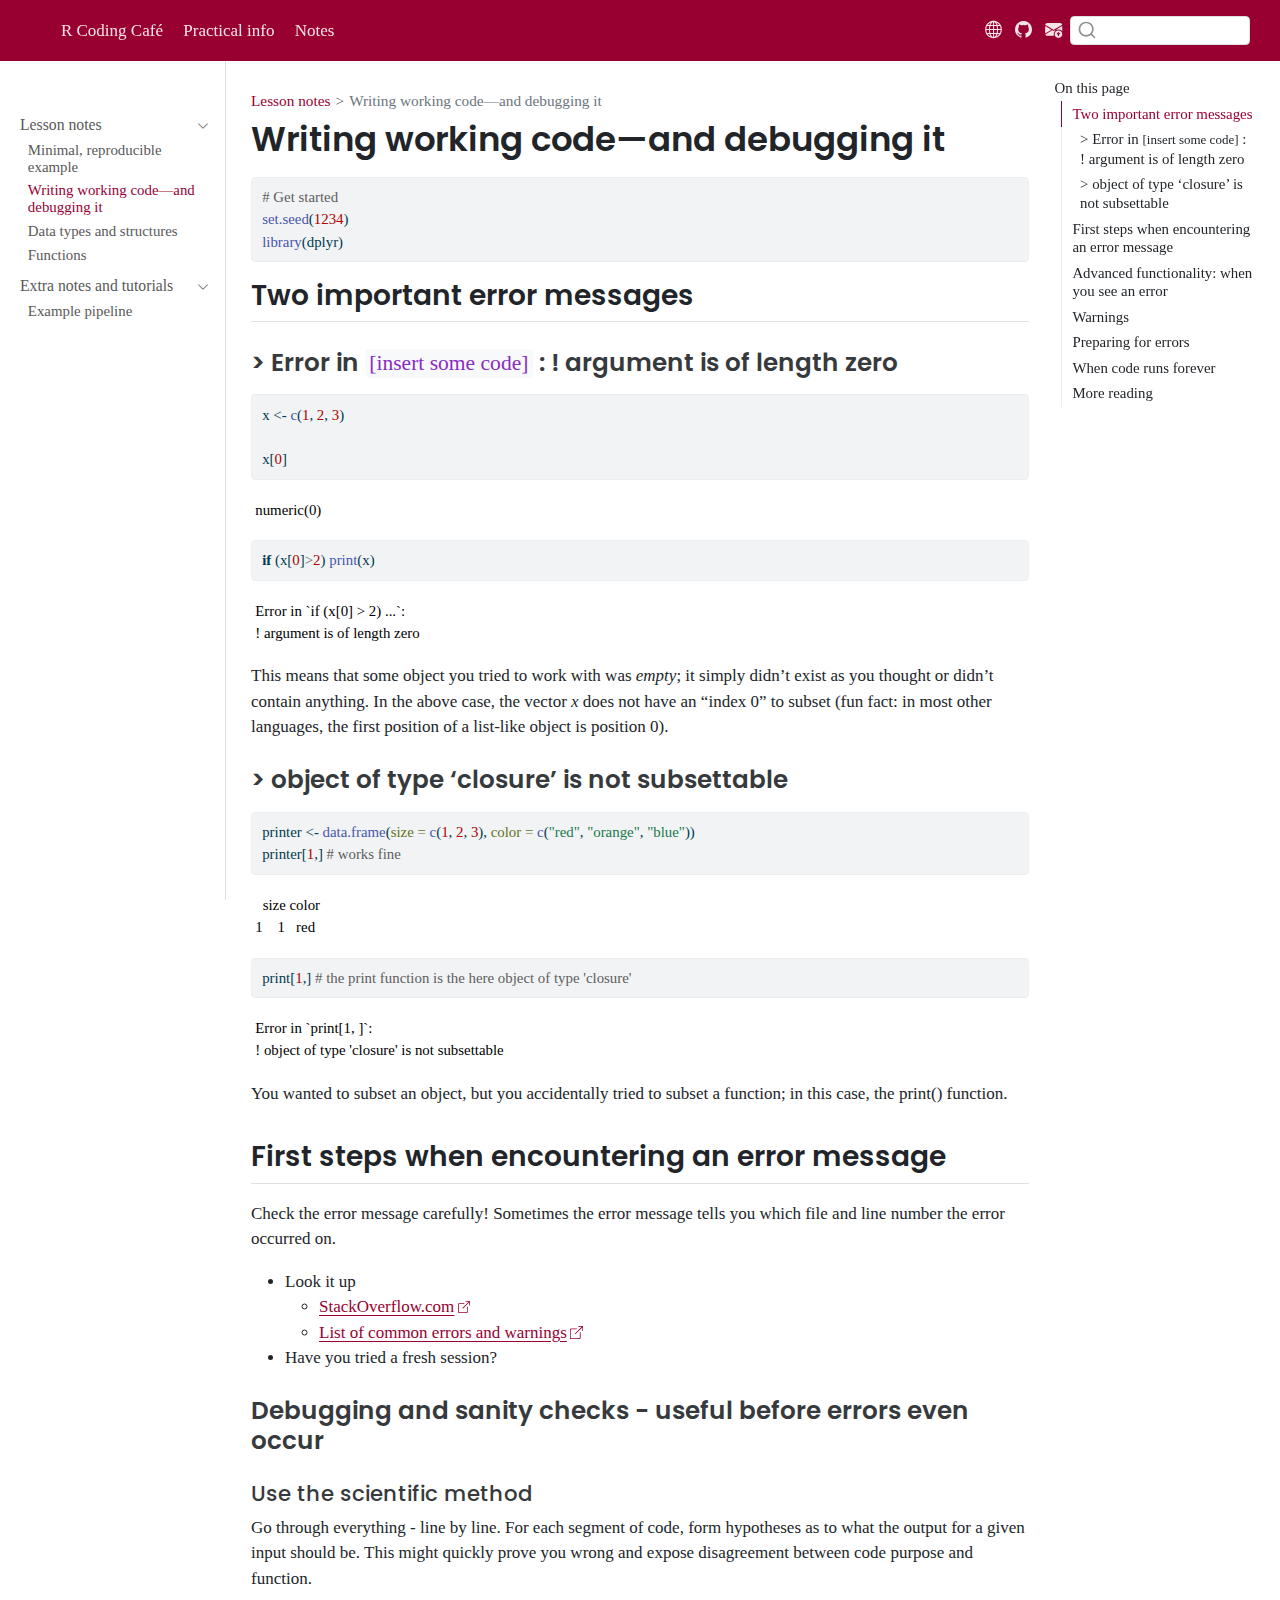
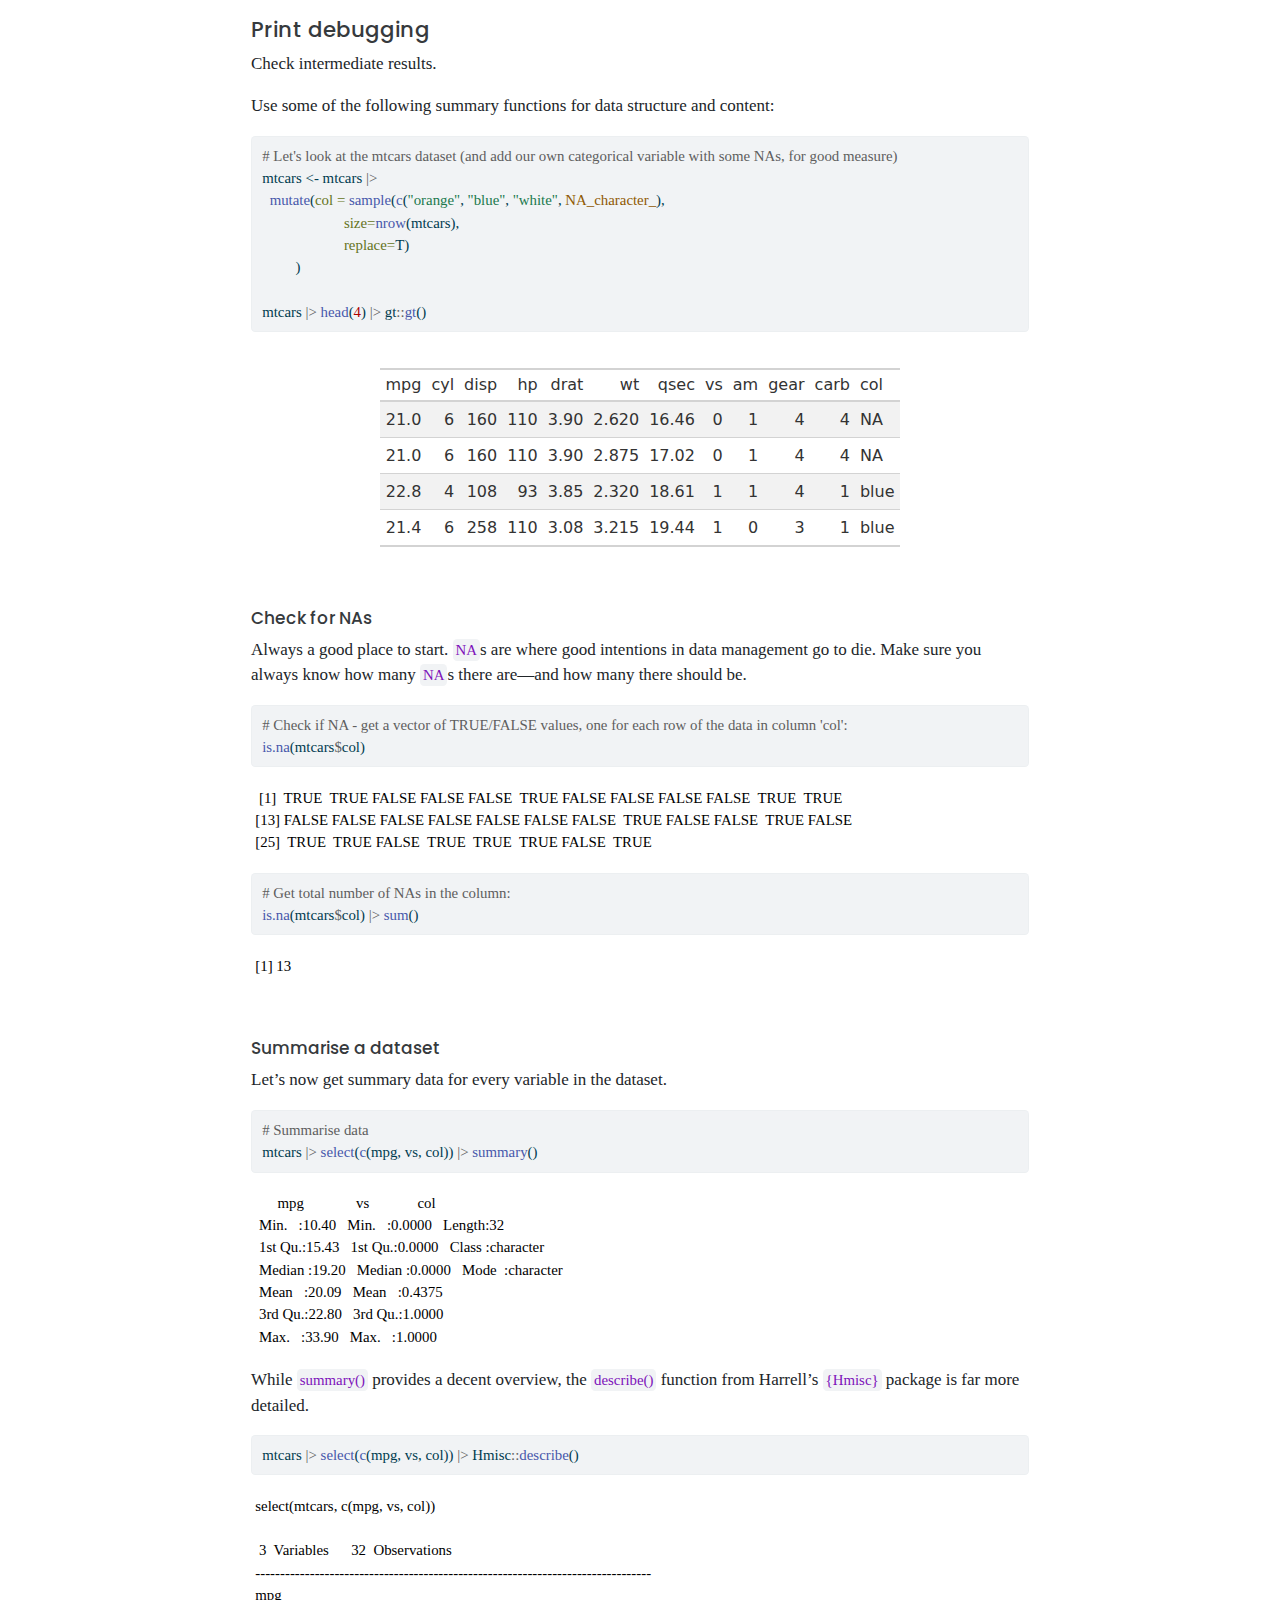
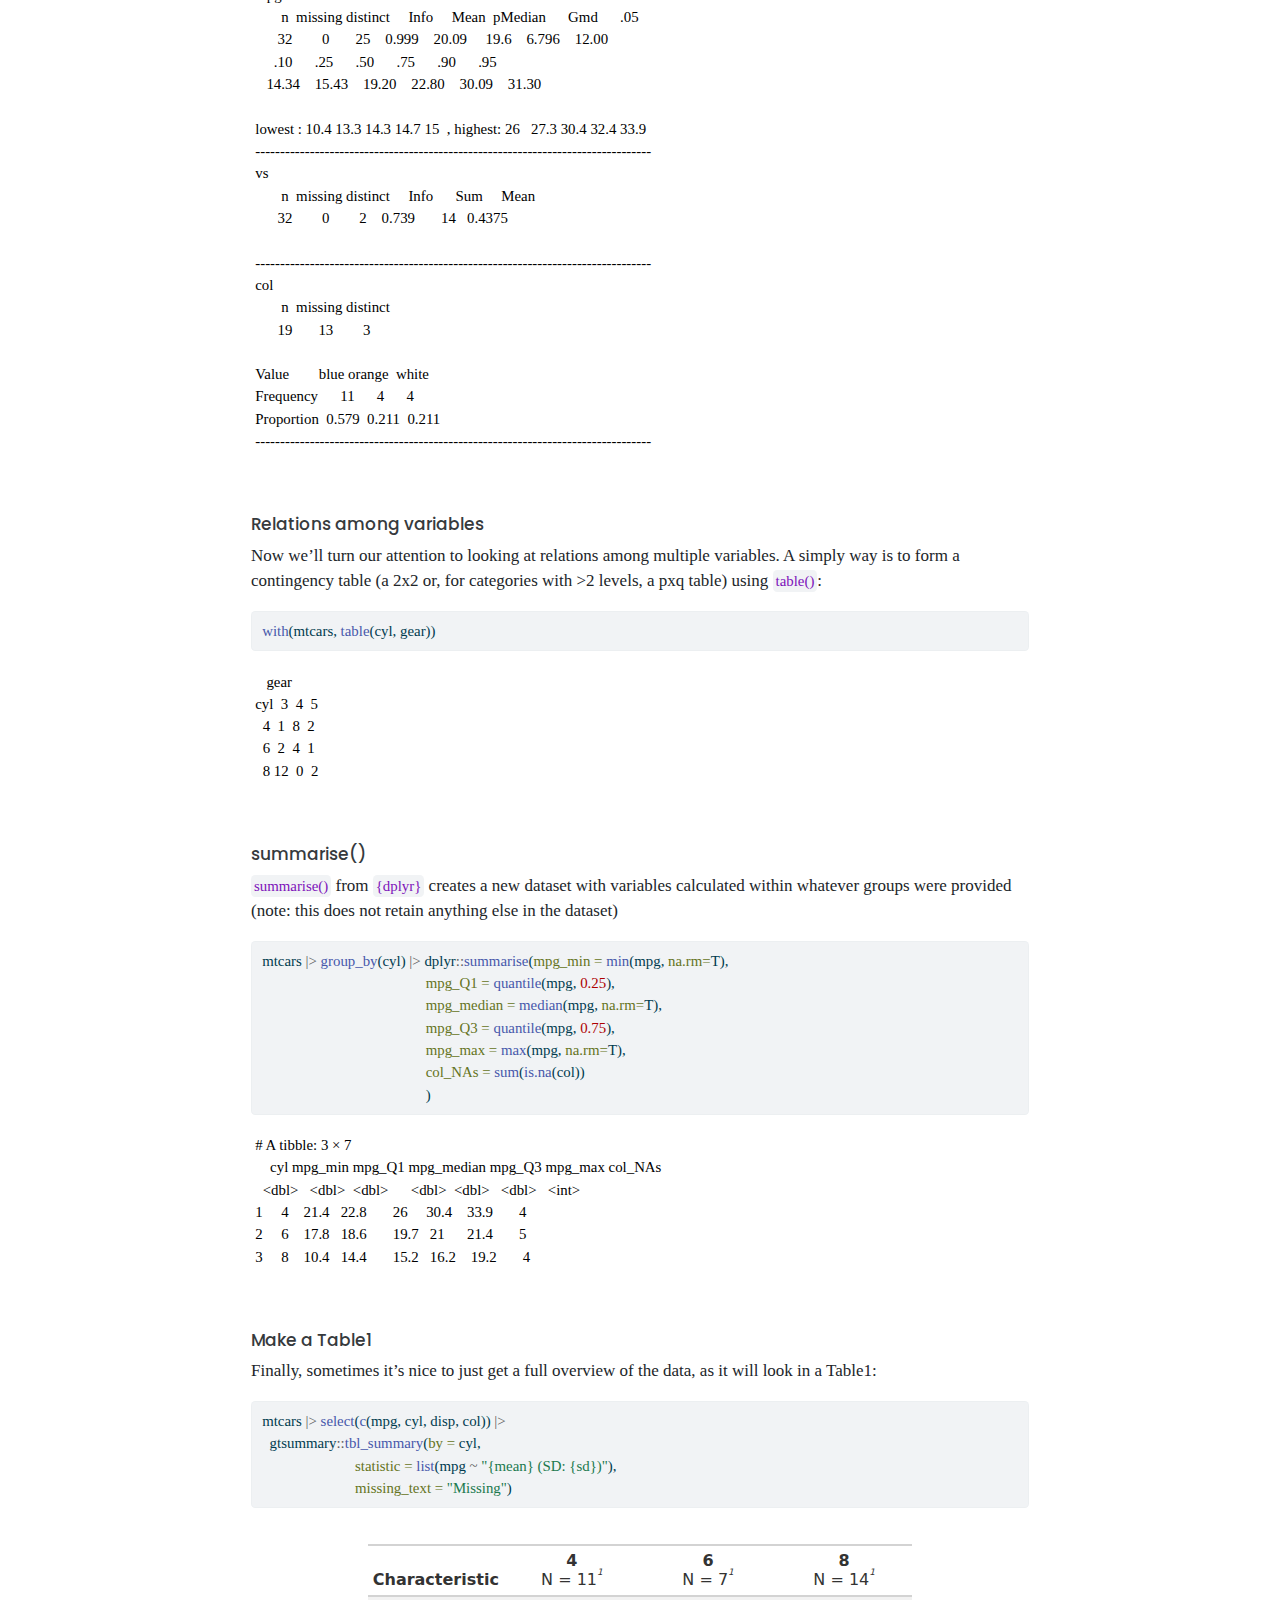
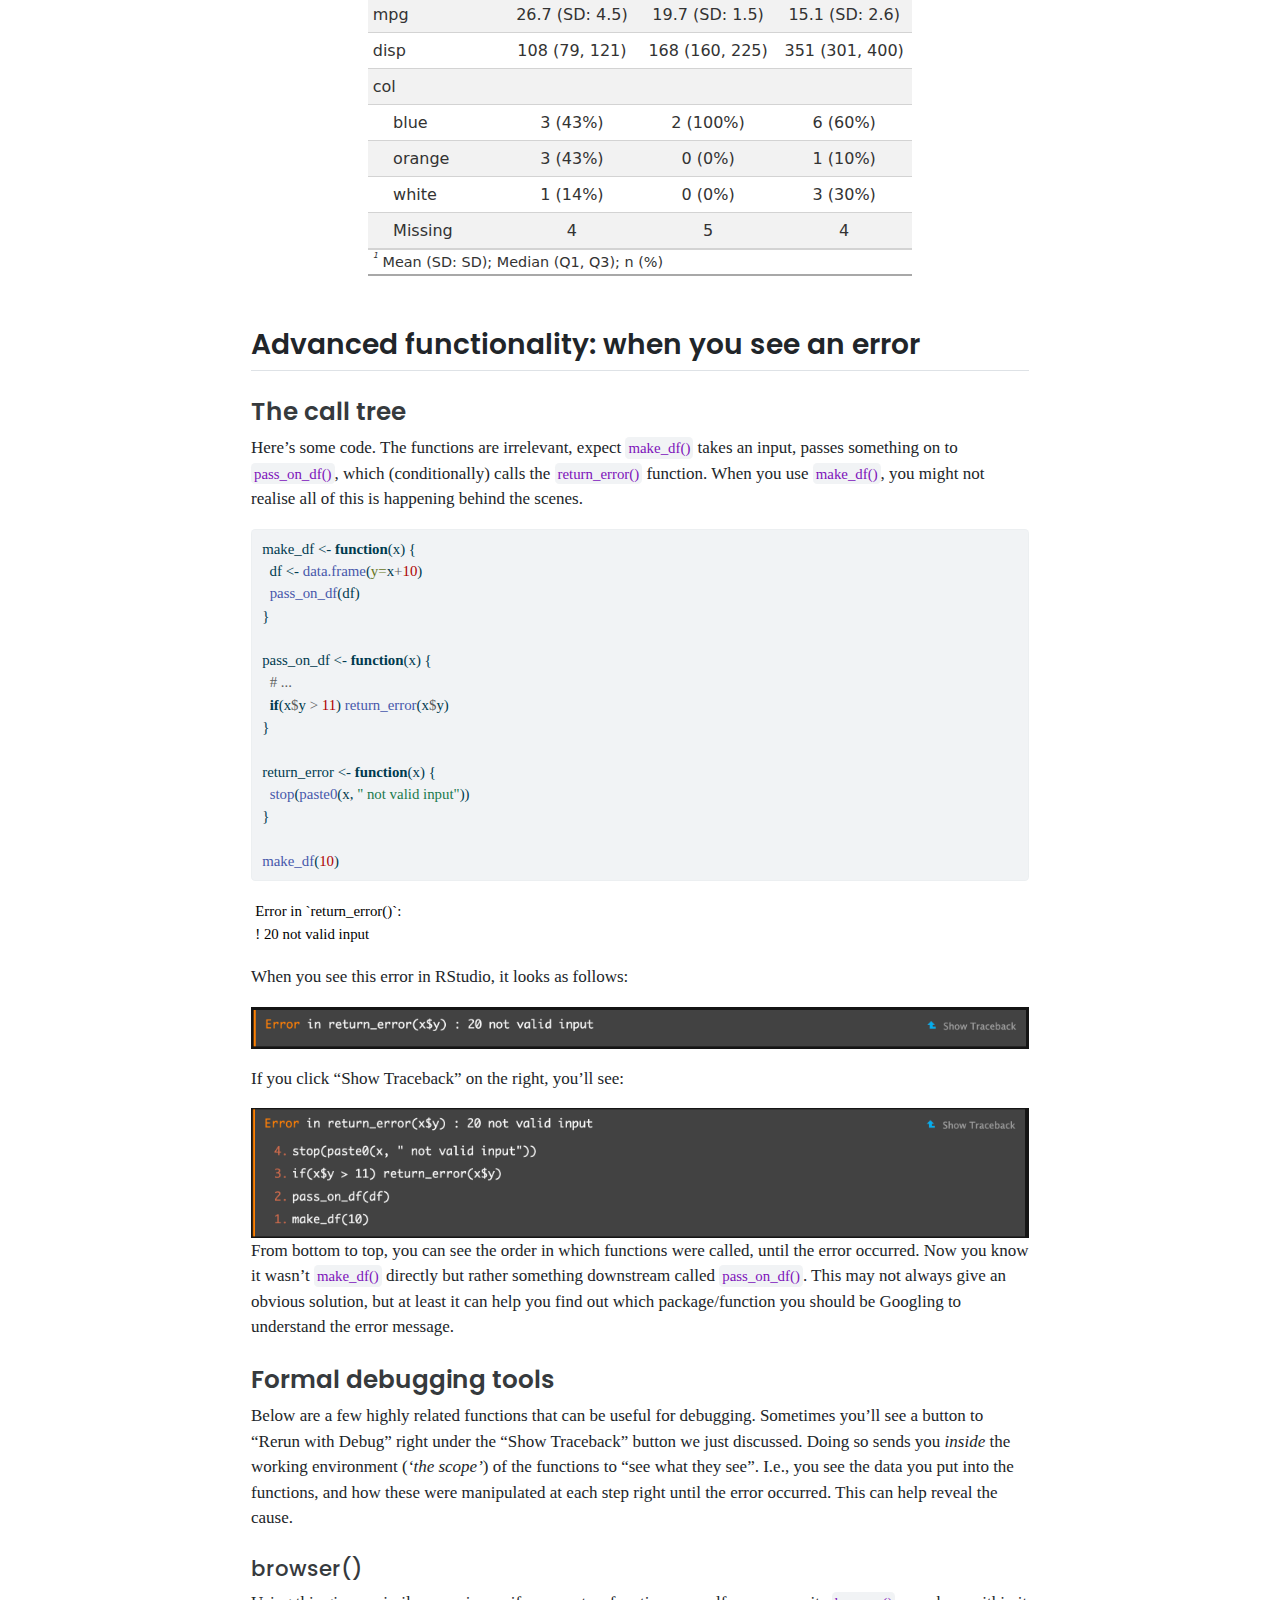
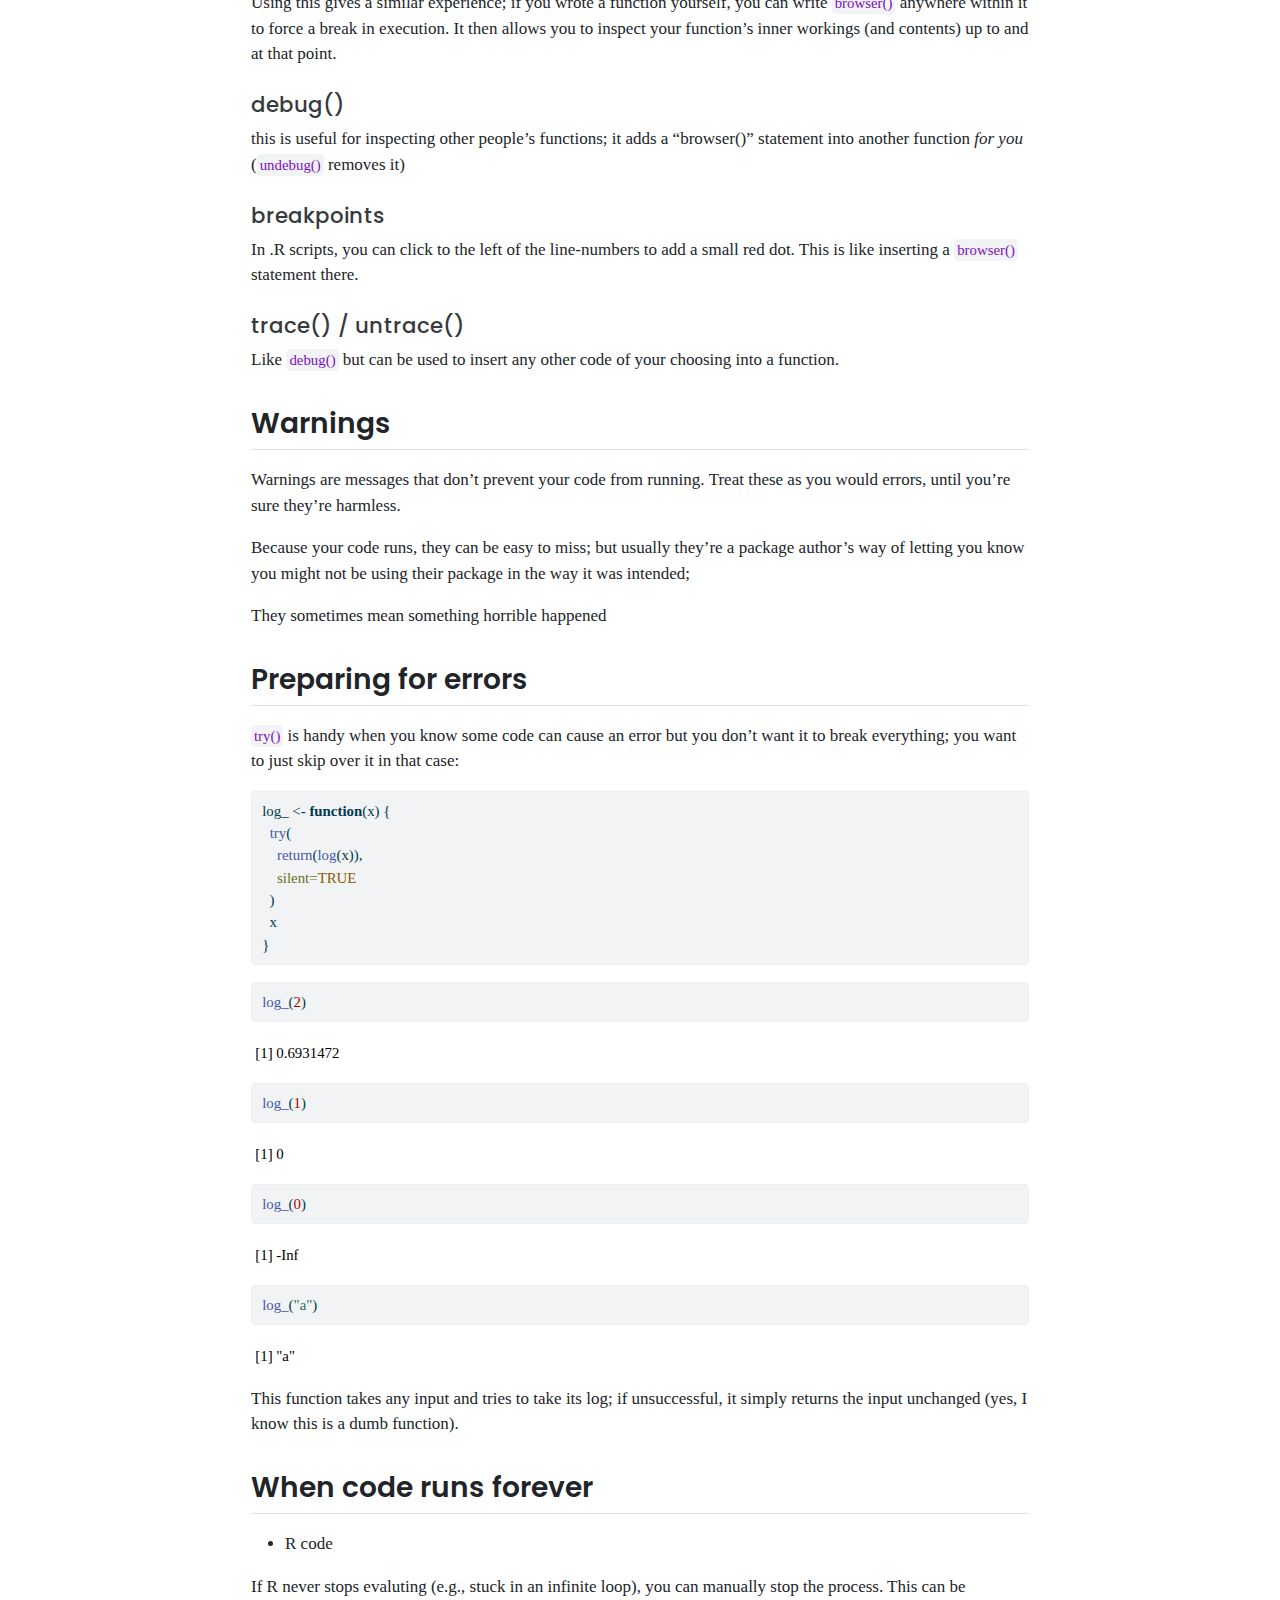
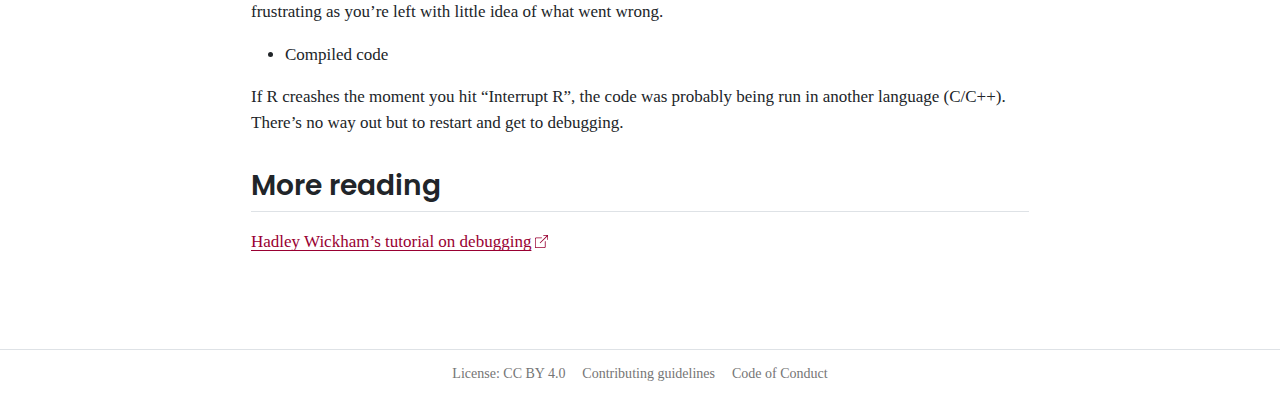
<file: notes/lesson-notes/02-Debugging.html>
<!DOCTYPE html>
<html xmlns="http://www.w3.org/1999/xhtml" lang="en" xml:lang="en"><head>

<meta charset="utf-8">
<meta name="generator" content="quarto-1.8.25">

<meta name="viewport" content="width=device-width, initial-scale=1.0, user-scalable=yes">


<title>Writing working code—and debugging it – ZKA</title>
<style>
code{white-space: pre-wrap;}
span.smallcaps{font-variant: small-caps;}
div.columns{display: flex; gap: min(4vw, 1.5em);}
div.column{flex: auto; overflow-x: auto;}
div.hanging-indent{margin-left: 1.5em; text-indent: -1.5em;}
ul.task-list{list-style: none;}
ul.task-list li input[type="checkbox"] {
  width: 0.8em;
  margin: 0 0.8em 0.2em -1em; /* quarto-specific, see https://github.com/quarto-dev/quarto-cli/issues/4556 */ 
  vertical-align: middle;
}
/* CSS for syntax highlighting */
html { -webkit-text-size-adjust: 100%; }
pre > code.sourceCode { white-space: pre; position: relative; }
pre > code.sourceCode > span { display: inline-block; line-height: 1.25; }
pre > code.sourceCode > span:empty { height: 1.2em; }
.sourceCode { overflow: visible; }
code.sourceCode > span { color: inherit; text-decoration: inherit; }
div.sourceCode { margin: 1em 0; }
pre.sourceCode { margin: 0; }
@media screen {
div.sourceCode { overflow: auto; }
}
@media print {
pre > code.sourceCode { white-space: pre-wrap; }
pre > code.sourceCode > span { text-indent: -5em; padding-left: 5em; }
}
pre.numberSource code
  { counter-reset: source-line 0; }
pre.numberSource code > span
  { position: relative; left: -4em; counter-increment: source-line; }
pre.numberSource code > span > a:first-child::before
  { content: counter(source-line);
    position: relative; left: -1em; text-align: right; vertical-align: baseline;
    border: none; display: inline-block;
    -webkit-touch-callout: none; -webkit-user-select: none;
    -khtml-user-select: none; -moz-user-select: none;
    -ms-user-select: none; user-select: none;
    padding: 0 4px; width: 4em;
  }
pre.numberSource { margin-left: 3em;  padding-left: 4px; }
div.sourceCode
  {   }
@media screen {
pre > code.sourceCode > span > a:first-child::before { text-decoration: underline; }
}
</style>


<script src="../../site_libs/quarto-nav/quarto-nav.js"></script>
<script src="../../site_libs/clipboard/clipboard.min.js"></script>
<script src="../../site_libs/quarto-search/autocomplete.umd.js"></script>
<script src="../../site_libs/quarto-search/fuse.min.js"></script>
<script src="../../site_libs/quarto-search/quarto-search.js"></script>
<meta name="quarto:offset" content="../../">
<script src="../../site_libs/quarto-html/quarto.js" type="module"></script>
<script src="../../site_libs/quarto-html/tabsets/tabsets.js" type="module"></script>
<script src="../../site_libs/quarto-html/axe/axe-check.js" type="module"></script>
<script src="../../site_libs/quarto-html/popper.min.js"></script>
<script src="../../site_libs/quarto-html/tippy.umd.min.js"></script>
<script src="../../site_libs/quarto-html/anchor.min.js"></script>
<link href="../../site_libs/quarto-html/tippy.css" rel="stylesheet">
<link href="../../site_libs/quarto-html/quarto-syntax-highlighting-bca81f4a44bdcac9f2ea5a7007c52c72.css" rel="stylesheet" class="quarto-color-scheme" id="quarto-text-highlighting-styles">
<link href="../../site_libs/quarto-html/quarto-syntax-highlighting-dark-538170d48c3795f1291bb9214db34236.css" rel="stylesheet" class="quarto-color-scheme quarto-color-alternate" id="quarto-text-highlighting-styles">
<link href="../../site_libs/quarto-html/quarto-syntax-highlighting-bca81f4a44bdcac9f2ea5a7007c52c72.css" rel="stylesheet" class="quarto-color-scheme-extra" id="quarto-text-highlighting-styles">
<script src="../../site_libs/bootstrap/bootstrap.min.js"></script>
<link href="../../site_libs/bootstrap/bootstrap-icons.css" rel="stylesheet">
<link href="../../site_libs/bootstrap/bootstrap-58be809aee9e352d4cbc710845b6c930.min.css" rel="stylesheet" append-hash="true" class="quarto-color-scheme" id="quarto-bootstrap" data-mode="light">
<link href="../../site_libs/bootstrap/bootstrap-dark-58be809aee9e352d4cbc710845b6c930.min.css" rel="stylesheet" append-hash="true" class="quarto-color-scheme quarto-color-alternate" id="quarto-bootstrap" data-mode="light">
<link href="../../site_libs/bootstrap/bootstrap-58be809aee9e352d4cbc710845b6c930.min.css" rel="stylesheet" append-hash="true" class="quarto-color-scheme-extra" id="quarto-bootstrap" data-mode="light">
<script id="quarto-search-options" type="application/json">{
  "location": "navbar",
  "copy-button": false,
  "collapse-after": 3,
  "panel-placement": "end",
  "type": "textbox",
  "limit": 50,
  "keyboard-shortcut": [
    "f",
    "/",
    "s"
  ],
  "language": {
    "search-no-results-text": "No results",
    "search-matching-documents-text": "matching documents",
    "search-copy-link-title": "Copy link to search",
    "search-hide-matches-text": "Hide additional matches",
    "search-more-match-text": "more match in this document",
    "search-more-matches-text": "more matches in this document",
    "search-clear-button-title": "Clear",
    "search-text-placeholder": "",
    "search-detached-cancel-button-title": "Cancel",
    "search-submit-button-title": "Submit",
    "search-label": "Search"
  }
}</script>


</head>

<body class="nav-sidebar docked nav-fixed quarto-light">

<div id="quarto-search-results"></div>
  <header id="quarto-header" class="headroom fixed-top">
    <nav class="navbar navbar-expand-lg " data-bs-theme="dark">
      <div class="navbar-container container-fluid">
      <div class="navbar-brand-container mx-auto">
    <a href="../../index.html" class="navbar-brand navbar-brand-logo">
    </a>
    <a class="navbar-brand" href="../../index.html">
    <span class="navbar-title"></span>
    </a>
  </div>
            <div id="quarto-search" class="" title="Search"></div>
          <button class="navbar-toggler" type="button" data-bs-toggle="collapse" data-bs-target="#navbarCollapse" aria-controls="navbarCollapse" role="menu" aria-expanded="false" aria-label="Toggle navigation" onclick="if (window.quartoToggleHeadroom) { window.quartoToggleHeadroom(); }">
  <span class="navbar-toggler-icon"></span>
</button>
          <div class="collapse navbar-collapse" id="navbarCollapse">
            <ul class="navbar-nav navbar-nav-scroll me-auto">
  <li class="nav-item">
    <a class="nav-link active" href="../../index.html" aria-current="page"> 
<span class="menu-text">R Coding Café</span></a>
  </li>  
  <li class="nav-item">
    <a class="nav-link" href="../../practical-info.html"> 
<span class="menu-text">Practical info</span></a>
  </li>  
  <li class="nav-item">
    <a class="nav-link" href="../../notes/lesson-notes/index.html"> 
<span class="menu-text">Notes</span></a>
  </li>  
</ul>
          </div> <!-- /navcollapse -->
            <div class="quarto-navbar-tools tools-wide">
    <a href="https://steno-aarhus.github.io" title="" class="quarto-navigation-tool px-1" aria-label="Globe icon: Link to the Steno Aarhus GitHub landing webpage for all other Steno Aarhus projects"><i class="bi bi-globe"></i></a>
    <a href="https://github.com/steno-aarhus/" title="" class="quarto-navigation-tool px-1" aria-label=""><i class="bi bi-github"></i></a>
    <a href="mailto:contact@zheer.dk" title="" class="quarto-navigation-tool px-1" aria-label=""><i class="bi bi-envelope-arrow-up-fill"></i></a>
</div>
      </div> <!-- /container-fluid -->
    </nav>
  <nav class="quarto-secondary-nav">
    <div class="container-fluid d-flex">
      <button type="button" class="quarto-btn-toggle btn" data-bs-toggle="collapse" role="button" data-bs-target=".quarto-sidebar-collapse-item" aria-controls="quarto-sidebar" aria-expanded="false" aria-label="Toggle sidebar navigation" onclick="if (window.quartoToggleHeadroom) { window.quartoToggleHeadroom(); }">
        <i class="bi bi-layout-text-sidebar-reverse"></i>
      </button>
        <nav class="quarto-page-breadcrumbs" aria-label="breadcrumb"><ol class="breadcrumb"><li class="breadcrumb-item"><a href="../../notes/lesson-notes/index.html">Lesson notes</a></li><li class="breadcrumb-item"><a href="../../notes/lesson-notes/02-Debugging.html">Writing working code—and debugging it</a></li></ol></nav>
        <a class="flex-grow-1" role="navigation" data-bs-toggle="collapse" data-bs-target=".quarto-sidebar-collapse-item" aria-controls="quarto-sidebar" aria-expanded="false" aria-label="Toggle sidebar navigation" onclick="if (window.quartoToggleHeadroom) { window.quartoToggleHeadroom(); }">      
        </a>
    </div>
  </nav>
</header>
<!-- content -->
<div id="quarto-content" class="quarto-container page-columns page-rows-contents page-layout-article page-navbar">
<!-- sidebar -->
  <nav id="quarto-sidebar" class="sidebar collapse collapse-horizontal quarto-sidebar-collapse-item sidebar-navigation docked overflow-auto">
    <div class="pt-lg-2 mt-2 text-left sidebar-header">
      <a href="../../index.html" class="sidebar-logo-link">
      </a>
      </div>
    <div class="sidebar-menu-container"> 
    <ul class="list-unstyled mt-1">
        <li class="sidebar-item sidebar-item-section">
      <div class="sidebar-item-container"> 
            <a href="../../notes/lesson-notes/index.html" class="sidebar-item-text sidebar-link">
 <span class="menu-text">Lesson notes</span></a>
          <a class="sidebar-item-toggle text-start" data-bs-toggle="collapse" data-bs-target="#quarto-sidebar-section-1" role="navigation" aria-expanded="true" aria-label="Toggle section">
            <i class="bi bi-chevron-right ms-2"></i>
          </a> 
      </div>
      <ul id="quarto-sidebar-section-1" class="collapse list-unstyled sidebar-section depth1 show">  
          <li class="sidebar-item">
  <div class="sidebar-item-container"> 
  <a href="../../notes/lesson-notes/01-Minimal-Reproducible-Example.html" class="sidebar-item-text sidebar-link">
 <span class="menu-text">Minimal, reproducible example</span></a>
  </div>
</li>
          <li class="sidebar-item">
  <div class="sidebar-item-container"> 
  <a href="../../notes/lesson-notes/02-Debugging.html" class="sidebar-item-text sidebar-link active">
 <span class="menu-text">Writing working code—and debugging it</span></a>
  </div>
</li>
          <li class="sidebar-item">
  <div class="sidebar-item-container"> 
  <a href="../../notes/lesson-notes/03-Data-Types.html" class="sidebar-item-text sidebar-link">
 <span class="menu-text">Data types and structures</span></a>
  </div>
</li>
          <li class="sidebar-item">
  <div class="sidebar-item-container"> 
  <a href="../../notes/lesson-notes/04-Functions.html" class="sidebar-item-text sidebar-link">
 <span class="menu-text">Functions</span></a>
  </div>
</li>
      </ul>
  </li>
        <li class="sidebar-item sidebar-item-section">
      <div class="sidebar-item-container"> 
            <a href="../../notes/extra/index.html" class="sidebar-item-text sidebar-link">
 <span class="menu-text">Extra notes and tutorials</span></a>
          <a class="sidebar-item-toggle text-start" data-bs-toggle="collapse" data-bs-target="#quarto-sidebar-section-2" role="navigation" aria-expanded="true" aria-label="Toggle section">
            <i class="bi bi-chevron-right ms-2"></i>
          </a> 
      </div>
      <ul id="quarto-sidebar-section-2" class="collapse list-unstyled sidebar-section depth1 show">  
          <li class="sidebar-item">
  <div class="sidebar-item-container"> 
  <a href="../../notes/extra/1-example-pipeline.html" class="sidebar-item-text sidebar-link">
 <span class="menu-text">Example pipeline</span></a>
  </div>
</li>
      </ul>
  </li>
    </ul>
    </div>
</nav>
<div id="quarto-sidebar-glass" class="quarto-sidebar-collapse-item" data-bs-toggle="collapse" data-bs-target=".quarto-sidebar-collapse-item"></div>
<!-- margin-sidebar -->
    <div id="quarto-margin-sidebar" class="sidebar margin-sidebar">
        <nav id="TOC" role="doc-toc" class="toc-active">
    <h2 id="toc-title">On this page</h2>
   
  <ul>
  <li><a href="#two-important-error-messages" id="toc-two-important-error-messages" class="nav-link active" data-scroll-target="#two-important-error-messages">Two important error messages</a>
  <ul class="collapse">
  <li><a href="#error-in-insert-some-code-argument-is-of-length-zero" id="toc-error-in-insert-some-code-argument-is-of-length-zero" class="nav-link" data-scroll-target="#error-in-insert-some-code-argument-is-of-length-zero">&gt; Error in <code>[insert some code]</code> : ! argument is of length zero</a></li>
  <li><a href="#object-of-type-closure-is-not-subsettable" id="toc-object-of-type-closure-is-not-subsettable" class="nav-link" data-scroll-target="#object-of-type-closure-is-not-subsettable">&gt; object of type ‘closure’ is not subsettable</a></li>
  </ul></li>
  <li><a href="#first-steps-when-encountering-an-error-message" id="toc-first-steps-when-encountering-an-error-message" class="nav-link" data-scroll-target="#first-steps-when-encountering-an-error-message">First steps when encountering an error message</a>
  <ul class="collapse">
  <li><a href="#debugging-and-sanity-checks---useful-before-errors-even-occur" id="toc-debugging-and-sanity-checks---useful-before-errors-even-occur" class="nav-link" data-scroll-target="#debugging-and-sanity-checks---useful-before-errors-even-occur">Debugging and sanity checks - useful before errors even occur</a></li>
  </ul></li>
  <li><a href="#advanced-functionality-when-you-see-an-error" id="toc-advanced-functionality-when-you-see-an-error" class="nav-link" data-scroll-target="#advanced-functionality-when-you-see-an-error">Advanced functionality: when you see an error</a>
  <ul class="collapse">
  <li><a href="#the-call-tree" id="toc-the-call-tree" class="nav-link" data-scroll-target="#the-call-tree">The call tree</a></li>
  <li><a href="#formal-debugging-tools" id="toc-formal-debugging-tools" class="nav-link" data-scroll-target="#formal-debugging-tools">Formal debugging tools</a></li>
  </ul></li>
  <li><a href="#warnings" id="toc-warnings" class="nav-link" data-scroll-target="#warnings">Warnings</a></li>
  <li><a href="#preparing-for-errors" id="toc-preparing-for-errors" class="nav-link" data-scroll-target="#preparing-for-errors">Preparing for errors</a></li>
  <li><a href="#when-code-runs-forever" id="toc-when-code-runs-forever" class="nav-link" data-scroll-target="#when-code-runs-forever">When code runs forever</a></li>
  <li><a href="#more-reading" id="toc-more-reading" class="nav-link" data-scroll-target="#more-reading">More reading</a></li>
  </ul>
</nav>
    </div>
<!-- main -->
<main class="content" id="quarto-document-content">

<header id="title-block-header" class="quarto-title-block default"><nav class="quarto-page-breadcrumbs quarto-title-breadcrumbs d-none d-lg-block" aria-label="breadcrumb"><ol class="breadcrumb"><li class="breadcrumb-item"><a href="../../notes/lesson-notes/index.html">Lesson notes</a></li><li class="breadcrumb-item"><a href="../../notes/lesson-notes/02-Debugging.html">Writing working code—and debugging it</a></li></ol></nav>
<div class="quarto-title">
<h1 class="title">Writing working code—and debugging it</h1>
</div>



<div class="quarto-title-meta">

    
  
    
  </div>
  


</header>


<div class="cell">
<div class="code-copy-outer-scaffold"><div class="sourceCode cell-code" id="cb1"><pre class="sourceCode r code-with-copy"><code class="sourceCode r"><span id="cb1-1"><a href="#cb1-1" aria-hidden="true" tabindex="-1"></a><span class="co"># Get started</span></span>
<span id="cb1-2"><a href="#cb1-2" aria-hidden="true" tabindex="-1"></a><span class="fu">set.seed</span>(<span class="dv">1234</span>)</span>
<span id="cb1-3"><a href="#cb1-3" aria-hidden="true" tabindex="-1"></a><span class="fu">library</span>(dplyr)</span></code></pre></div><button title="Copy to Clipboard" class="code-copy-button"><i class="bi"></i></button></div>
</div>
<section id="two-important-error-messages" class="level2">
<h2 class="anchored" data-anchor-id="two-important-error-messages">Two important error messages</h2>
<section id="error-in-insert-some-code-argument-is-of-length-zero" class="level3">
<h3 class="anchored" data-anchor-id="error-in-insert-some-code-argument-is-of-length-zero">&gt; Error in <code>[insert some code]</code> : ! argument is of length zero</h3>
<div class="cell">
<div class="code-copy-outer-scaffold"><div class="sourceCode cell-code" id="cb2"><pre class="sourceCode r code-with-copy"><code class="sourceCode r"><span id="cb2-1"><a href="#cb2-1" aria-hidden="true" tabindex="-1"></a>x <span class="ot">&lt;-</span> <span class="fu">c</span>(<span class="dv">1</span>, <span class="dv">2</span>, <span class="dv">3</span>)</span>
<span id="cb2-2"><a href="#cb2-2" aria-hidden="true" tabindex="-1"></a></span>
<span id="cb2-3"><a href="#cb2-3" aria-hidden="true" tabindex="-1"></a>x[<span class="dv">0</span>]</span></code></pre></div><button title="Copy to Clipboard" class="code-copy-button"><i class="bi"></i></button></div>
<div class="cell-output cell-output-stdout">
<pre><code>numeric(0)</code></pre>
</div>
<div class="code-copy-outer-scaffold"><div class="sourceCode cell-code" id="cb4"><pre class="sourceCode r code-with-copy"><code class="sourceCode r"><span id="cb4-1"><a href="#cb4-1" aria-hidden="true" tabindex="-1"></a><span class="cf">if</span> (x[<span class="dv">0</span>]<span class="sc">&gt;</span><span class="dv">2</span>) <span class="fu">print</span>(x)</span></code></pre></div><button title="Copy to Clipboard" class="code-copy-button"><i class="bi"></i></button></div>
<div class="cell-output cell-output-error">
<pre><code>Error in `if (x[0] &gt; 2) ...`:
! argument is of length zero</code></pre>
</div>
</div>
<p>This means that some object you tried to work with was <em>empty</em>; it simply didn’t exist as you thought or didn’t contain anything. In the above case, the vector <em>x</em> does not have an “index 0” to subset (fun fact: in most other languages, the first position of a list-like object is position 0).</p>
</section>
<section id="object-of-type-closure-is-not-subsettable" class="level3">
<h3 class="anchored" data-anchor-id="object-of-type-closure-is-not-subsettable">&gt; object of type ‘closure’ is not subsettable</h3>
<div class="cell">
<div class="code-copy-outer-scaffold"><div class="sourceCode cell-code" id="cb6"><pre class="sourceCode r code-with-copy"><code class="sourceCode r"><span id="cb6-1"><a href="#cb6-1" aria-hidden="true" tabindex="-1"></a>printer <span class="ot">&lt;-</span> <span class="fu">data.frame</span>(<span class="at">size =</span> <span class="fu">c</span>(<span class="dv">1</span>, <span class="dv">2</span>, <span class="dv">3</span>), <span class="at">color =</span> <span class="fu">c</span>(<span class="st">"red"</span>, <span class="st">"orange"</span>, <span class="st">"blue"</span>))</span>
<span id="cb6-2"><a href="#cb6-2" aria-hidden="true" tabindex="-1"></a>printer[<span class="dv">1</span>,] <span class="co"># works fine</span></span></code></pre></div><button title="Copy to Clipboard" class="code-copy-button"><i class="bi"></i></button></div>
<div class="cell-output cell-output-stdout">
<pre><code>  size color
1    1   red</code></pre>
</div>
<div class="code-copy-outer-scaffold"><div class="sourceCode cell-code" id="cb8"><pre class="sourceCode r code-with-copy"><code class="sourceCode r"><span id="cb8-1"><a href="#cb8-1" aria-hidden="true" tabindex="-1"></a>print[<span class="dv">1</span>,] <span class="co"># the print function is the here object of type 'closure'</span></span></code></pre></div><button title="Copy to Clipboard" class="code-copy-button"><i class="bi"></i></button></div>
<div class="cell-output cell-output-error">
<pre><code>Error in `print[1, ]`:
! object of type 'closure' is not subsettable</code></pre>
</div>
</div>
<p>You wanted to subset an object, but you accidentally tried to subset a function; in this case, the print() function.</p>
</section>
</section>
<section id="first-steps-when-encountering-an-error-message" class="level2">
<h2 class="anchored" data-anchor-id="first-steps-when-encountering-an-error-message">First steps when encountering an error message</h2>
<p>Check the error message carefully! Sometimes the error message tells you which file and line number the error occurred on.</p>
<ul>
<li>Look it up
<ul>
<li><a href="https://StackOverflow.com" class="external" target="_blank">StackOverflow.com</a></li>
<li><a href="https://statisticsglobe.com/errors-warnings-r" class="external" target="_blank">List of common errors and warnings</a></li>
</ul></li>
<li>Have you tried a fresh session?</li>
</ul>
<section id="debugging-and-sanity-checks---useful-before-errors-even-occur" class="level3">
<h3 class="anchored" data-anchor-id="debugging-and-sanity-checks---useful-before-errors-even-occur">Debugging and sanity checks - useful before errors even occur</h3>
<section id="use-the-scientific-method" class="level4">
<h4 class="anchored" data-anchor-id="use-the-scientific-method">Use the scientific method</h4>
<p>Go through everything - line by line. For each segment of code, form hypotheses as to what the output for a given input should be. This might quickly prove you wrong and expose disagreement between code purpose and function.</p>
</section>
<section id="print-debugging" class="level4">
<h4 class="anchored" data-anchor-id="print-debugging">Print debugging</h4>
<p>Check intermediate results.</p>
<p>Use some of the following summary functions for data structure and content:</p>
<div class="cell">
<div class="code-copy-outer-scaffold"><div class="sourceCode cell-code" id="cb10"><pre class="sourceCode r code-with-copy"><code class="sourceCode r"><span id="cb10-1"><a href="#cb10-1" aria-hidden="true" tabindex="-1"></a><span class="co"># Let's look at the mtcars dataset (and add our own categorical variable with some NAs, for good measure)</span></span>
<span id="cb10-2"><a href="#cb10-2" aria-hidden="true" tabindex="-1"></a>mtcars <span class="ot">&lt;-</span> mtcars <span class="sc">|&gt;</span> </span>
<span id="cb10-3"><a href="#cb10-3" aria-hidden="true" tabindex="-1"></a>  <span class="fu">mutate</span>(<span class="at">col =</span> <span class="fu">sample</span>(<span class="fu">c</span>(<span class="st">"orange"</span>, <span class="st">"blue"</span>, <span class="st">"white"</span>, <span class="cn">NA_character_</span>),</span>
<span id="cb10-4"><a href="#cb10-4" aria-hidden="true" tabindex="-1"></a>                      <span class="at">size=</span><span class="fu">nrow</span>(mtcars), </span>
<span id="cb10-5"><a href="#cb10-5" aria-hidden="true" tabindex="-1"></a>                      <span class="at">replace=</span>T)</span>
<span id="cb10-6"><a href="#cb10-6" aria-hidden="true" tabindex="-1"></a>         )</span>
<span id="cb10-7"><a href="#cb10-7" aria-hidden="true" tabindex="-1"></a></span>
<span id="cb10-8"><a href="#cb10-8" aria-hidden="true" tabindex="-1"></a>mtcars <span class="sc">|&gt;</span> <span class="fu">head</span>(<span class="dv">4</span>) <span class="sc">|&gt;</span> gt<span class="sc">::</span><span class="fu">gt</span>()</span></code></pre></div><button title="Copy to Clipboard" class="code-copy-button"><i class="bi"></i></button></div>
<div class="cell-output-display">
<div id="zebohtplcw" style="padding-left:0px;padding-right:0px;padding-top:10px;padding-bottom:10px;overflow-x:auto;overflow-y:auto;width:auto;height:auto;">
<style>#zebohtplcw table {
  font-family: system-ui, 'Segoe UI', Roboto, Helvetica, Arial, sans-serif, 'Apple Color Emoji', 'Segoe UI Emoji', 'Segoe UI Symbol', 'Noto Color Emoji';
  -webkit-font-smoothing: antialiased;
  -moz-osx-font-smoothing: grayscale;
}

#zebohtplcw thead, #zebohtplcw tbody, #zebohtplcw tfoot, #zebohtplcw tr, #zebohtplcw td, #zebohtplcw th {
  border-style: none;
}

#zebohtplcw p {
  margin: 0;
  padding: 0;
}

#zebohtplcw .gt_table {
  display: table;
  border-collapse: collapse;
  line-height: normal;
  margin-left: auto;
  margin-right: auto;
  color: #333333;
  font-size: 16px;
  font-weight: normal;
  font-style: normal;
  background-color: #FFFFFF;
  width: auto;
  border-top-style: solid;
  border-top-width: 2px;
  border-top-color: #A8A8A8;
  border-right-style: none;
  border-right-width: 2px;
  border-right-color: #D3D3D3;
  border-bottom-style: solid;
  border-bottom-width: 2px;
  border-bottom-color: #A8A8A8;
  border-left-style: none;
  border-left-width: 2px;
  border-left-color: #D3D3D3;
}

#zebohtplcw .gt_caption {
  padding-top: 4px;
  padding-bottom: 4px;
}

#zebohtplcw .gt_title {
  color: #333333;
  font-size: 125%;
  font-weight: initial;
  padding-top: 4px;
  padding-bottom: 4px;
  padding-left: 5px;
  padding-right: 5px;
  border-bottom-color: #FFFFFF;
  border-bottom-width: 0;
}

#zebohtplcw .gt_subtitle {
  color: #333333;
  font-size: 85%;
  font-weight: initial;
  padding-top: 3px;
  padding-bottom: 5px;
  padding-left: 5px;
  padding-right: 5px;
  border-top-color: #FFFFFF;
  border-top-width: 0;
}

#zebohtplcw .gt_heading {
  background-color: #FFFFFF;
  text-align: center;
  border-bottom-color: #FFFFFF;
  border-left-style: none;
  border-left-width: 1px;
  border-left-color: #D3D3D3;
  border-right-style: none;
  border-right-width: 1px;
  border-right-color: #D3D3D3;
}

#zebohtplcw .gt_bottom_border {
  border-bottom-style: solid;
  border-bottom-width: 2px;
  border-bottom-color: #D3D3D3;
}

#zebohtplcw .gt_col_headings {
  border-top-style: solid;
  border-top-width: 2px;
  border-top-color: #D3D3D3;
  border-bottom-style: solid;
  border-bottom-width: 2px;
  border-bottom-color: #D3D3D3;
  border-left-style: none;
  border-left-width: 1px;
  border-left-color: #D3D3D3;
  border-right-style: none;
  border-right-width: 1px;
  border-right-color: #D3D3D3;
}

#zebohtplcw .gt_col_heading {
  color: #333333;
  background-color: #FFFFFF;
  font-size: 100%;
  font-weight: normal;
  text-transform: inherit;
  border-left-style: none;
  border-left-width: 1px;
  border-left-color: #D3D3D3;
  border-right-style: none;
  border-right-width: 1px;
  border-right-color: #D3D3D3;
  vertical-align: bottom;
  padding-top: 5px;
  padding-bottom: 6px;
  padding-left: 5px;
  padding-right: 5px;
  overflow-x: hidden;
}

#zebohtplcw .gt_column_spanner_outer {
  color: #333333;
  background-color: #FFFFFF;
  font-size: 100%;
  font-weight: normal;
  text-transform: inherit;
  padding-top: 0;
  padding-bottom: 0;
  padding-left: 4px;
  padding-right: 4px;
}

#zebohtplcw .gt_column_spanner_outer:first-child {
  padding-left: 0;
}

#zebohtplcw .gt_column_spanner_outer:last-child {
  padding-right: 0;
}

#zebohtplcw .gt_column_spanner {
  border-bottom-style: solid;
  border-bottom-width: 2px;
  border-bottom-color: #D3D3D3;
  vertical-align: bottom;
  padding-top: 5px;
  padding-bottom: 5px;
  overflow-x: hidden;
  display: inline-block;
  width: 100%;
}

#zebohtplcw .gt_spanner_row {
  border-bottom-style: hidden;
}

#zebohtplcw .gt_group_heading {
  padding-top: 8px;
  padding-bottom: 8px;
  padding-left: 5px;
  padding-right: 5px;
  color: #333333;
  background-color: #FFFFFF;
  font-size: 100%;
  font-weight: initial;
  text-transform: inherit;
  border-top-style: solid;
  border-top-width: 2px;
  border-top-color: #D3D3D3;
  border-bottom-style: solid;
  border-bottom-width: 2px;
  border-bottom-color: #D3D3D3;
  border-left-style: none;
  border-left-width: 1px;
  border-left-color: #D3D3D3;
  border-right-style: none;
  border-right-width: 1px;
  border-right-color: #D3D3D3;
  vertical-align: middle;
  text-align: left;
}

#zebohtplcw .gt_empty_group_heading {
  padding: 0.5px;
  color: #333333;
  background-color: #FFFFFF;
  font-size: 100%;
  font-weight: initial;
  border-top-style: solid;
  border-top-width: 2px;
  border-top-color: #D3D3D3;
  border-bottom-style: solid;
  border-bottom-width: 2px;
  border-bottom-color: #D3D3D3;
  vertical-align: middle;
}

#zebohtplcw .gt_from_md > :first-child {
  margin-top: 0;
}

#zebohtplcw .gt_from_md > :last-child {
  margin-bottom: 0;
}

#zebohtplcw .gt_row {
  padding-top: 8px;
  padding-bottom: 8px;
  padding-left: 5px;
  padding-right: 5px;
  margin: 10px;
  border-top-style: solid;
  border-top-width: 1px;
  border-top-color: #D3D3D3;
  border-left-style: none;
  border-left-width: 1px;
  border-left-color: #D3D3D3;
  border-right-style: none;
  border-right-width: 1px;
  border-right-color: #D3D3D3;
  vertical-align: middle;
  overflow-x: hidden;
}

#zebohtplcw .gt_stub {
  color: #333333;
  background-color: #FFFFFF;
  font-size: 100%;
  font-weight: initial;
  text-transform: inherit;
  border-right-style: solid;
  border-right-width: 2px;
  border-right-color: #D3D3D3;
  padding-left: 5px;
  padding-right: 5px;
}

#zebohtplcw .gt_stub_row_group {
  color: #333333;
  background-color: #FFFFFF;
  font-size: 100%;
  font-weight: initial;
  text-transform: inherit;
  border-right-style: solid;
  border-right-width: 2px;
  border-right-color: #D3D3D3;
  padding-left: 5px;
  padding-right: 5px;
  vertical-align: top;
}

#zebohtplcw .gt_row_group_first td {
  border-top-width: 2px;
}

#zebohtplcw .gt_row_group_first th {
  border-top-width: 2px;
}

#zebohtplcw .gt_summary_row {
  color: #333333;
  background-color: #FFFFFF;
  text-transform: inherit;
  padding-top: 8px;
  padding-bottom: 8px;
  padding-left: 5px;
  padding-right: 5px;
}

#zebohtplcw .gt_first_summary_row {
  border-top-style: solid;
  border-top-color: #D3D3D3;
}

#zebohtplcw .gt_first_summary_row.thick {
  border-top-width: 2px;
}

#zebohtplcw .gt_last_summary_row {
  padding-top: 8px;
  padding-bottom: 8px;
  padding-left: 5px;
  padding-right: 5px;
  border-bottom-style: solid;
  border-bottom-width: 2px;
  border-bottom-color: #D3D3D3;
}

#zebohtplcw .gt_grand_summary_row {
  color: #333333;
  background-color: #FFFFFF;
  text-transform: inherit;
  padding-top: 8px;
  padding-bottom: 8px;
  padding-left: 5px;
  padding-right: 5px;
}

#zebohtplcw .gt_first_grand_summary_row {
  padding-top: 8px;
  padding-bottom: 8px;
  padding-left: 5px;
  padding-right: 5px;
  border-top-style: double;
  border-top-width: 6px;
  border-top-color: #D3D3D3;
}

#zebohtplcw .gt_last_grand_summary_row_top {
  padding-top: 8px;
  padding-bottom: 8px;
  padding-left: 5px;
  padding-right: 5px;
  border-bottom-style: double;
  border-bottom-width: 6px;
  border-bottom-color: #D3D3D3;
}

#zebohtplcw .gt_striped {
  background-color: rgba(128, 128, 128, 0.05);
}

#zebohtplcw .gt_table_body {
  border-top-style: solid;
  border-top-width: 2px;
  border-top-color: #D3D3D3;
  border-bottom-style: solid;
  border-bottom-width: 2px;
  border-bottom-color: #D3D3D3;
}

#zebohtplcw .gt_footnotes {
  color: #333333;
  background-color: #FFFFFF;
  border-bottom-style: none;
  border-bottom-width: 2px;
  border-bottom-color: #D3D3D3;
  border-left-style: none;
  border-left-width: 2px;
  border-left-color: #D3D3D3;
  border-right-style: none;
  border-right-width: 2px;
  border-right-color: #D3D3D3;
}

#zebohtplcw .gt_footnote {
  margin: 0px;
  font-size: 90%;
  padding-top: 4px;
  padding-bottom: 4px;
  padding-left: 5px;
  padding-right: 5px;
}

#zebohtplcw .gt_sourcenotes {
  color: #333333;
  background-color: #FFFFFF;
  border-bottom-style: none;
  border-bottom-width: 2px;
  border-bottom-color: #D3D3D3;
  border-left-style: none;
  border-left-width: 2px;
  border-left-color: #D3D3D3;
  border-right-style: none;
  border-right-width: 2px;
  border-right-color: #D3D3D3;
}

#zebohtplcw .gt_sourcenote {
  font-size: 90%;
  padding-top: 4px;
  padding-bottom: 4px;
  padding-left: 5px;
  padding-right: 5px;
}

#zebohtplcw .gt_left {
  text-align: left;
}

#zebohtplcw .gt_center {
  text-align: center;
}

#zebohtplcw .gt_right {
  text-align: right;
  font-variant-numeric: tabular-nums;
}

#zebohtplcw .gt_font_normal {
  font-weight: normal;
}

#zebohtplcw .gt_font_bold {
  font-weight: bold;
}

#zebohtplcw .gt_font_italic {
  font-style: italic;
}

#zebohtplcw .gt_super {
  font-size: 65%;
}

#zebohtplcw .gt_footnote_marks {
  font-size: 75%;
  vertical-align: 0.4em;
  position: initial;
}

#zebohtplcw .gt_asterisk {
  font-size: 100%;
  vertical-align: 0;
}

#zebohtplcw .gt_indent_1 {
  text-indent: 5px;
}

#zebohtplcw .gt_indent_2 {
  text-indent: 10px;
}

#zebohtplcw .gt_indent_3 {
  text-indent: 15px;
}

#zebohtplcw .gt_indent_4 {
  text-indent: 20px;
}

#zebohtplcw .gt_indent_5 {
  text-indent: 25px;
}

#zebohtplcw .katex-display {
  display: inline-flex !important;
  margin-bottom: 0.75em !important;
}

#zebohtplcw div.Reactable > div.rt-table > div.rt-thead > div.rt-tr.rt-tr-group-header > div.rt-th-group:after {
  height: 0px !important;
}
</style>

<table class="gt_table caption-top table table-sm table-striped small" data-quarto-bootstrap="false">
<thead>
<tr class="gt_col_headings header">
<th id="mpg" class="gt_col_heading gt_columns_bottom_border gt_right" data-quarto-table-cell-role="th" scope="col">mpg</th>
<th id="cyl" class="gt_col_heading gt_columns_bottom_border gt_right" data-quarto-table-cell-role="th" scope="col">cyl</th>
<th id="disp" class="gt_col_heading gt_columns_bottom_border gt_right" data-quarto-table-cell-role="th" scope="col">disp</th>
<th id="hp" class="gt_col_heading gt_columns_bottom_border gt_right" data-quarto-table-cell-role="th" scope="col">hp</th>
<th id="drat" class="gt_col_heading gt_columns_bottom_border gt_right" data-quarto-table-cell-role="th" scope="col">drat</th>
<th id="wt" class="gt_col_heading gt_columns_bottom_border gt_right" data-quarto-table-cell-role="th" scope="col">wt</th>
<th id="qsec" class="gt_col_heading gt_columns_bottom_border gt_right" data-quarto-table-cell-role="th" scope="col">qsec</th>
<th id="vs" class="gt_col_heading gt_columns_bottom_border gt_right" data-quarto-table-cell-role="th" scope="col">vs</th>
<th id="am" class="gt_col_heading gt_columns_bottom_border gt_right" data-quarto-table-cell-role="th" scope="col">am</th>
<th id="gear" class="gt_col_heading gt_columns_bottom_border gt_right" data-quarto-table-cell-role="th" scope="col">gear</th>
<th id="carb" class="gt_col_heading gt_columns_bottom_border gt_right" data-quarto-table-cell-role="th" scope="col">carb</th>
<th id="col" class="gt_col_heading gt_columns_bottom_border gt_left" data-quarto-table-cell-role="th" scope="col">col</th>
</tr>
</thead>
<tbody class="gt_table_body">
<tr class="odd">
<td class="gt_row gt_right" headers="mpg">21.0</td>
<td class="gt_row gt_right" headers="cyl">6</td>
<td class="gt_row gt_right" headers="disp">160</td>
<td class="gt_row gt_right" headers="hp">110</td>
<td class="gt_row gt_right" headers="drat">3.90</td>
<td class="gt_row gt_right" headers="wt">2.620</td>
<td class="gt_row gt_right" headers="qsec">16.46</td>
<td class="gt_row gt_right" headers="vs">0</td>
<td class="gt_row gt_right" headers="am">1</td>
<td class="gt_row gt_right" headers="gear">4</td>
<td class="gt_row gt_right" headers="carb">4</td>
<td class="gt_row gt_left" headers="col">NA</td>
</tr>
<tr class="even">
<td class="gt_row gt_right" headers="mpg">21.0</td>
<td class="gt_row gt_right" headers="cyl">6</td>
<td class="gt_row gt_right" headers="disp">160</td>
<td class="gt_row gt_right" headers="hp">110</td>
<td class="gt_row gt_right" headers="drat">3.90</td>
<td class="gt_row gt_right" headers="wt">2.875</td>
<td class="gt_row gt_right" headers="qsec">17.02</td>
<td class="gt_row gt_right" headers="vs">0</td>
<td class="gt_row gt_right" headers="am">1</td>
<td class="gt_row gt_right" headers="gear">4</td>
<td class="gt_row gt_right" headers="carb">4</td>
<td class="gt_row gt_left" headers="col">NA</td>
</tr>
<tr class="odd">
<td class="gt_row gt_right" headers="mpg">22.8</td>
<td class="gt_row gt_right" headers="cyl">4</td>
<td class="gt_row gt_right" headers="disp">108</td>
<td class="gt_row gt_right" headers="hp">93</td>
<td class="gt_row gt_right" headers="drat">3.85</td>
<td class="gt_row gt_right" headers="wt">2.320</td>
<td class="gt_row gt_right" headers="qsec">18.61</td>
<td class="gt_row gt_right" headers="vs">1</td>
<td class="gt_row gt_right" headers="am">1</td>
<td class="gt_row gt_right" headers="gear">4</td>
<td class="gt_row gt_right" headers="carb">1</td>
<td class="gt_row gt_left" headers="col">blue</td>
</tr>
<tr class="even">
<td class="gt_row gt_right" headers="mpg">21.4</td>
<td class="gt_row gt_right" headers="cyl">6</td>
<td class="gt_row gt_right" headers="disp">258</td>
<td class="gt_row gt_right" headers="hp">110</td>
<td class="gt_row gt_right" headers="drat">3.08</td>
<td class="gt_row gt_right" headers="wt">3.215</td>
<td class="gt_row gt_right" headers="qsec">19.44</td>
<td class="gt_row gt_right" headers="vs">1</td>
<td class="gt_row gt_right" headers="am">0</td>
<td class="gt_row gt_right" headers="gear">3</td>
<td class="gt_row gt_right" headers="carb">1</td>
<td class="gt_row gt_left" headers="col">blue</td>
</tr>
</tbody>
</table>

</div>
</div>
</div>
<p><br>
</p>
<section id="check-for-nas" class="level6">
<h6 class="anchored" data-anchor-id="check-for-nas">Check for NAs</h6>
<p>Always a good place to start. <code>NA</code>s are where good intentions in data management go to die. Make sure you <strong>always</strong> know how many <code>NA</code>s there are—and how many there should be.</p>
<div class="cell">
<div class="code-copy-outer-scaffold"><div class="sourceCode cell-code" id="cb11"><pre class="sourceCode r code-with-copy"><code class="sourceCode r"><span id="cb11-1"><a href="#cb11-1" aria-hidden="true" tabindex="-1"></a><span class="co"># Check if NA - get a vector of TRUE/FALSE values, one for each row of the data in column 'col':</span></span>
<span id="cb11-2"><a href="#cb11-2" aria-hidden="true" tabindex="-1"></a><span class="fu">is.na</span>(mtcars<span class="sc">$</span>col) </span></code></pre></div><button title="Copy to Clipboard" class="code-copy-button"><i class="bi"></i></button></div>
<div class="cell-output cell-output-stdout">
<pre><code> [1]  TRUE  TRUE FALSE FALSE FALSE  TRUE FALSE FALSE FALSE FALSE  TRUE  TRUE
[13] FALSE FALSE FALSE FALSE FALSE FALSE FALSE  TRUE FALSE FALSE  TRUE FALSE
[25]  TRUE  TRUE FALSE  TRUE  TRUE  TRUE FALSE  TRUE</code></pre>
</div>
<div class="code-copy-outer-scaffold"><div class="sourceCode cell-code" id="cb13"><pre class="sourceCode r code-with-copy"><code class="sourceCode r"><span id="cb13-1"><a href="#cb13-1" aria-hidden="true" tabindex="-1"></a><span class="co"># Get total number of NAs in the column:</span></span>
<span id="cb13-2"><a href="#cb13-2" aria-hidden="true" tabindex="-1"></a><span class="fu">is.na</span>(mtcars<span class="sc">$</span>col) <span class="sc">|&gt;</span> <span class="fu">sum</span>()</span></code></pre></div><button title="Copy to Clipboard" class="code-copy-button"><i class="bi"></i></button></div>
<div class="cell-output cell-output-stdout">
<pre><code>[1] 13</code></pre>
</div>
</div>
<p><br>
</p>
</section>
<section id="summarise-a-dataset" class="level6">
<h6 class="anchored" data-anchor-id="summarise-a-dataset">Summarise a dataset</h6>
<p>Let’s now get summary data for every variable in the dataset.</p>
<div class="cell">
<div class="code-copy-outer-scaffold"><div class="sourceCode cell-code" id="cb15"><pre class="sourceCode r code-with-copy"><code class="sourceCode r"><span id="cb15-1"><a href="#cb15-1" aria-hidden="true" tabindex="-1"></a><span class="co"># Summarise data</span></span>
<span id="cb15-2"><a href="#cb15-2" aria-hidden="true" tabindex="-1"></a>mtcars <span class="sc">|&gt;</span> <span class="fu">select</span>(<span class="fu">c</span>(mpg, vs, col)) <span class="sc">|&gt;</span> <span class="fu">summary</span>()</span></code></pre></div><button title="Copy to Clipboard" class="code-copy-button"><i class="bi"></i></button></div>
<div class="cell-output cell-output-stdout">
<pre><code>      mpg              vs             col           
 Min.   :10.40   Min.   :0.0000   Length:32         
 1st Qu.:15.43   1st Qu.:0.0000   Class :character  
 Median :19.20   Median :0.0000   Mode  :character  
 Mean   :20.09   Mean   :0.4375                     
 3rd Qu.:22.80   3rd Qu.:1.0000                     
 Max.   :33.90   Max.   :1.0000                     </code></pre>
</div>
</div>
<p>While <code>summary()</code> provides a decent overview, the <code>describe()</code> function from Harrell’s <code>{Hmisc}</code> package is far more detailed.</p>
<div class="cell">
<div class="code-copy-outer-scaffold"><div class="sourceCode cell-code" id="cb17"><pre class="sourceCode r code-with-copy"><code class="sourceCode r"><span id="cb17-1"><a href="#cb17-1" aria-hidden="true" tabindex="-1"></a>mtcars <span class="sc">|&gt;</span> <span class="fu">select</span>(<span class="fu">c</span>(mpg, vs, col)) <span class="sc">|&gt;</span> Hmisc<span class="sc">::</span><span class="fu">describe</span>()</span></code></pre></div><button title="Copy to Clipboard" class="code-copy-button"><i class="bi"></i></button></div>
<div class="cell-output cell-output-stdout">
<pre><code>select(mtcars, c(mpg, vs, col)) 

 3  Variables      32  Observations
--------------------------------------------------------------------------------
mpg 
       n  missing distinct     Info     Mean  pMedian      Gmd      .05 
      32        0       25    0.999    20.09     19.6    6.796    12.00 
     .10      .25      .50      .75      .90      .95 
   14.34    15.43    19.20    22.80    30.09    31.30 

lowest : 10.4 13.3 14.3 14.7 15  , highest: 26   27.3 30.4 32.4 33.9
--------------------------------------------------------------------------------
vs 
       n  missing distinct     Info      Sum     Mean 
      32        0        2    0.739       14   0.4375 

--------------------------------------------------------------------------------
col 
       n  missing distinct 
      19       13        3 
                               
Value        blue orange  white
Frequency      11      4      4
Proportion  0.579  0.211  0.211
--------------------------------------------------------------------------------</code></pre>
</div>
</div>
<p><br>
</p>
</section>
<section id="relations-among-variables" class="level6">
<h6 class="anchored" data-anchor-id="relations-among-variables">Relations among variables</h6>
<p>Now we’ll turn our attention to looking at relations among multiple variables. A simply way is to form a contingency table (a 2x2 or, for categories with &gt;2 levels, a pxq table) using <code>table()</code>:</p>
<div class="cell">
<div class="code-copy-outer-scaffold"><div class="sourceCode cell-code" id="cb19"><pre class="sourceCode r code-with-copy"><code class="sourceCode r"><span id="cb19-1"><a href="#cb19-1" aria-hidden="true" tabindex="-1"></a><span class="fu">with</span>(mtcars, <span class="fu">table</span>(cyl, gear))</span></code></pre></div><button title="Copy to Clipboard" class="code-copy-button"><i class="bi"></i></button></div>
<div class="cell-output cell-output-stdout">
<pre><code>   gear
cyl  3  4  5
  4  1  8  2
  6  2  4  1
  8 12  0  2</code></pre>
</div>
</div>
<p><br>
</p>
</section>
<section id="summarise" class="level6">
<h6 class="anchored" data-anchor-id="summarise">summarise()</h6>
<p><code>summarise()</code> from <code>{dplyr}</code> creates a new dataset with variables calculated within whatever groups were provided (note: this does not retain anything else in the dataset)</p>
<div class="cell">
<div class="code-copy-outer-scaffold"><div class="sourceCode cell-code" id="cb21"><pre class="sourceCode r code-with-copy"><code class="sourceCode r"><span id="cb21-1"><a href="#cb21-1" aria-hidden="true" tabindex="-1"></a>mtcars <span class="sc">|&gt;</span> <span class="fu">group_by</span>(cyl) <span class="sc">|&gt;</span> dplyr<span class="sc">::</span><span class="fu">summarise</span>(<span class="at">mpg_min =</span> <span class="fu">min</span>(mpg, <span class="at">na.rm=</span>T), </span>
<span id="cb21-2"><a href="#cb21-2" aria-hidden="true" tabindex="-1"></a>                                            <span class="at">mpg_Q1 =</span> <span class="fu">quantile</span>(mpg, <span class="fl">0.25</span>),</span>
<span id="cb21-3"><a href="#cb21-3" aria-hidden="true" tabindex="-1"></a>                                            <span class="at">mpg_median =</span> <span class="fu">median</span>(mpg, <span class="at">na.rm=</span>T),</span>
<span id="cb21-4"><a href="#cb21-4" aria-hidden="true" tabindex="-1"></a>                                            <span class="at">mpg_Q3 =</span> <span class="fu">quantile</span>(mpg, <span class="fl">0.75</span>),</span>
<span id="cb21-5"><a href="#cb21-5" aria-hidden="true" tabindex="-1"></a>                                            <span class="at">mpg_max =</span> <span class="fu">max</span>(mpg, <span class="at">na.rm=</span>T),</span>
<span id="cb21-6"><a href="#cb21-6" aria-hidden="true" tabindex="-1"></a>                                            <span class="at">col_NAs =</span> <span class="fu">sum</span>(<span class="fu">is.na</span>(col))</span>
<span id="cb21-7"><a href="#cb21-7" aria-hidden="true" tabindex="-1"></a>                                            )</span></code></pre></div><button title="Copy to Clipboard" class="code-copy-button"><i class="bi"></i></button></div>
<div class="cell-output cell-output-stdout">
<pre><code># A tibble: 3 × 7
    cyl mpg_min mpg_Q1 mpg_median mpg_Q3 mpg_max col_NAs
  &lt;dbl&gt;   &lt;dbl&gt;  &lt;dbl&gt;      &lt;dbl&gt;  &lt;dbl&gt;   &lt;dbl&gt;   &lt;int&gt;
1     4    21.4   22.8       26     30.4    33.9       4
2     6    17.8   18.6       19.7   21      21.4       5
3     8    10.4   14.4       15.2   16.2    19.2       4</code></pre>
</div>
</div>
<p><br>
</p>
</section>
<section id="make-a-table1" class="level6">
<h6 class="anchored" data-anchor-id="make-a-table1">Make a Table1</h6>
<p>Finally, sometimes it’s nice to just get a full overview of the data, as it will look in a Table1:</p>
<div class="cell">
<div class="code-copy-outer-scaffold"><div class="sourceCode cell-code" id="cb23"><pre class="sourceCode r code-with-copy"><code class="sourceCode r"><span id="cb23-1"><a href="#cb23-1" aria-hidden="true" tabindex="-1"></a>mtcars <span class="sc">|&gt;</span> <span class="fu">select</span>(<span class="fu">c</span>(mpg, cyl, disp, col)) <span class="sc">|&gt;</span></span>
<span id="cb23-2"><a href="#cb23-2" aria-hidden="true" tabindex="-1"></a>  gtsummary<span class="sc">::</span><span class="fu">tbl_summary</span>(<span class="at">by =</span> cyl,</span>
<span id="cb23-3"><a href="#cb23-3" aria-hidden="true" tabindex="-1"></a>                         <span class="at">statistic =</span> <span class="fu">list</span>(mpg <span class="sc">~</span> <span class="st">"{mean} (SD: {sd})"</span>),</span>
<span id="cb23-4"><a href="#cb23-4" aria-hidden="true" tabindex="-1"></a>                         <span class="at">missing_text =</span> <span class="st">"Missing"</span>)</span></code></pre></div><button title="Copy to Clipboard" class="code-copy-button"><i class="bi"></i></button></div>
<div class="cell-output-display">
<div id="yzpditaarp" style="padding-left:0px;padding-right:0px;padding-top:10px;padding-bottom:10px;overflow-x:auto;overflow-y:auto;width:auto;height:auto;">
<style>#yzpditaarp table {
  font-family: system-ui, 'Segoe UI', Roboto, Helvetica, Arial, sans-serif, 'Apple Color Emoji', 'Segoe UI Emoji', 'Segoe UI Symbol', 'Noto Color Emoji';
  -webkit-font-smoothing: antialiased;
  -moz-osx-font-smoothing: grayscale;
}

#yzpditaarp thead, #yzpditaarp tbody, #yzpditaarp tfoot, #yzpditaarp tr, #yzpditaarp td, #yzpditaarp th {
  border-style: none;
}

#yzpditaarp p {
  margin: 0;
  padding: 0;
}

#yzpditaarp .gt_table {
  display: table;
  border-collapse: collapse;
  line-height: normal;
  margin-left: auto;
  margin-right: auto;
  color: #333333;
  font-size: 16px;
  font-weight: normal;
  font-style: normal;
  background-color: #FFFFFF;
  width: auto;
  border-top-style: solid;
  border-top-width: 2px;
  border-top-color: #A8A8A8;
  border-right-style: none;
  border-right-width: 2px;
  border-right-color: #D3D3D3;
  border-bottom-style: solid;
  border-bottom-width: 2px;
  border-bottom-color: #A8A8A8;
  border-left-style: none;
  border-left-width: 2px;
  border-left-color: #D3D3D3;
}

#yzpditaarp .gt_caption {
  padding-top: 4px;
  padding-bottom: 4px;
}

#yzpditaarp .gt_title {
  color: #333333;
  font-size: 125%;
  font-weight: initial;
  padding-top: 4px;
  padding-bottom: 4px;
  padding-left: 5px;
  padding-right: 5px;
  border-bottom-color: #FFFFFF;
  border-bottom-width: 0;
}

#yzpditaarp .gt_subtitle {
  color: #333333;
  font-size: 85%;
  font-weight: initial;
  padding-top: 3px;
  padding-bottom: 5px;
  padding-left: 5px;
  padding-right: 5px;
  border-top-color: #FFFFFF;
  border-top-width: 0;
}

#yzpditaarp .gt_heading {
  background-color: #FFFFFF;
  text-align: center;
  border-bottom-color: #FFFFFF;
  border-left-style: none;
  border-left-width: 1px;
  border-left-color: #D3D3D3;
  border-right-style: none;
  border-right-width: 1px;
  border-right-color: #D3D3D3;
}

#yzpditaarp .gt_bottom_border {
  border-bottom-style: solid;
  border-bottom-width: 2px;
  border-bottom-color: #D3D3D3;
}

#yzpditaarp .gt_col_headings {
  border-top-style: solid;
  border-top-width: 2px;
  border-top-color: #D3D3D3;
  border-bottom-style: solid;
  border-bottom-width: 2px;
  border-bottom-color: #D3D3D3;
  border-left-style: none;
  border-left-width: 1px;
  border-left-color: #D3D3D3;
  border-right-style: none;
  border-right-width: 1px;
  border-right-color: #D3D3D3;
}

#yzpditaarp .gt_col_heading {
  color: #333333;
  background-color: #FFFFFF;
  font-size: 100%;
  font-weight: normal;
  text-transform: inherit;
  border-left-style: none;
  border-left-width: 1px;
  border-left-color: #D3D3D3;
  border-right-style: none;
  border-right-width: 1px;
  border-right-color: #D3D3D3;
  vertical-align: bottom;
  padding-top: 5px;
  padding-bottom: 6px;
  padding-left: 5px;
  padding-right: 5px;
  overflow-x: hidden;
}

#yzpditaarp .gt_column_spanner_outer {
  color: #333333;
  background-color: #FFFFFF;
  font-size: 100%;
  font-weight: normal;
  text-transform: inherit;
  padding-top: 0;
  padding-bottom: 0;
  padding-left: 4px;
  padding-right: 4px;
}

#yzpditaarp .gt_column_spanner_outer:first-child {
  padding-left: 0;
}

#yzpditaarp .gt_column_spanner_outer:last-child {
  padding-right: 0;
}

#yzpditaarp .gt_column_spanner {
  border-bottom-style: solid;
  border-bottom-width: 2px;
  border-bottom-color: #D3D3D3;
  vertical-align: bottom;
  padding-top: 5px;
  padding-bottom: 5px;
  overflow-x: hidden;
  display: inline-block;
  width: 100%;
}

#yzpditaarp .gt_spanner_row {
  border-bottom-style: hidden;
}

#yzpditaarp .gt_group_heading {
  padding-top: 8px;
  padding-bottom: 8px;
  padding-left: 5px;
  padding-right: 5px;
  color: #333333;
  background-color: #FFFFFF;
  font-size: 100%;
  font-weight: initial;
  text-transform: inherit;
  border-top-style: solid;
  border-top-width: 2px;
  border-top-color: #D3D3D3;
  border-bottom-style: solid;
  border-bottom-width: 2px;
  border-bottom-color: #D3D3D3;
  border-left-style: none;
  border-left-width: 1px;
  border-left-color: #D3D3D3;
  border-right-style: none;
  border-right-width: 1px;
  border-right-color: #D3D3D3;
  vertical-align: middle;
  text-align: left;
}

#yzpditaarp .gt_empty_group_heading {
  padding: 0.5px;
  color: #333333;
  background-color: #FFFFFF;
  font-size: 100%;
  font-weight: initial;
  border-top-style: solid;
  border-top-width: 2px;
  border-top-color: #D3D3D3;
  border-bottom-style: solid;
  border-bottom-width: 2px;
  border-bottom-color: #D3D3D3;
  vertical-align: middle;
}

#yzpditaarp .gt_from_md > :first-child {
  margin-top: 0;
}

#yzpditaarp .gt_from_md > :last-child {
  margin-bottom: 0;
}

#yzpditaarp .gt_row {
  padding-top: 8px;
  padding-bottom: 8px;
  padding-left: 5px;
  padding-right: 5px;
  margin: 10px;
  border-top-style: solid;
  border-top-width: 1px;
  border-top-color: #D3D3D3;
  border-left-style: none;
  border-left-width: 1px;
  border-left-color: #D3D3D3;
  border-right-style: none;
  border-right-width: 1px;
  border-right-color: #D3D3D3;
  vertical-align: middle;
  overflow-x: hidden;
}

#yzpditaarp .gt_stub {
  color: #333333;
  background-color: #FFFFFF;
  font-size: 100%;
  font-weight: initial;
  text-transform: inherit;
  border-right-style: solid;
  border-right-width: 2px;
  border-right-color: #D3D3D3;
  padding-left: 5px;
  padding-right: 5px;
}

#yzpditaarp .gt_stub_row_group {
  color: #333333;
  background-color: #FFFFFF;
  font-size: 100%;
  font-weight: initial;
  text-transform: inherit;
  border-right-style: solid;
  border-right-width: 2px;
  border-right-color: #D3D3D3;
  padding-left: 5px;
  padding-right: 5px;
  vertical-align: top;
}

#yzpditaarp .gt_row_group_first td {
  border-top-width: 2px;
}

#yzpditaarp .gt_row_group_first th {
  border-top-width: 2px;
}

#yzpditaarp .gt_summary_row {
  color: #333333;
  background-color: #FFFFFF;
  text-transform: inherit;
  padding-top: 8px;
  padding-bottom: 8px;
  padding-left: 5px;
  padding-right: 5px;
}

#yzpditaarp .gt_first_summary_row {
  border-top-style: solid;
  border-top-color: #D3D3D3;
}

#yzpditaarp .gt_first_summary_row.thick {
  border-top-width: 2px;
}

#yzpditaarp .gt_last_summary_row {
  padding-top: 8px;
  padding-bottom: 8px;
  padding-left: 5px;
  padding-right: 5px;
  border-bottom-style: solid;
  border-bottom-width: 2px;
  border-bottom-color: #D3D3D3;
}

#yzpditaarp .gt_grand_summary_row {
  color: #333333;
  background-color: #FFFFFF;
  text-transform: inherit;
  padding-top: 8px;
  padding-bottom: 8px;
  padding-left: 5px;
  padding-right: 5px;
}

#yzpditaarp .gt_first_grand_summary_row {
  padding-top: 8px;
  padding-bottom: 8px;
  padding-left: 5px;
  padding-right: 5px;
  border-top-style: double;
  border-top-width: 6px;
  border-top-color: #D3D3D3;
}

#yzpditaarp .gt_last_grand_summary_row_top {
  padding-top: 8px;
  padding-bottom: 8px;
  padding-left: 5px;
  padding-right: 5px;
  border-bottom-style: double;
  border-bottom-width: 6px;
  border-bottom-color: #D3D3D3;
}

#yzpditaarp .gt_striped {
  background-color: rgba(128, 128, 128, 0.05);
}

#yzpditaarp .gt_table_body {
  border-top-style: solid;
  border-top-width: 2px;
  border-top-color: #D3D3D3;
  border-bottom-style: solid;
  border-bottom-width: 2px;
  border-bottom-color: #D3D3D3;
}

#yzpditaarp .gt_footnotes {
  color: #333333;
  background-color: #FFFFFF;
  border-bottom-style: none;
  border-bottom-width: 2px;
  border-bottom-color: #D3D3D3;
  border-left-style: none;
  border-left-width: 2px;
  border-left-color: #D3D3D3;
  border-right-style: none;
  border-right-width: 2px;
  border-right-color: #D3D3D3;
}

#yzpditaarp .gt_footnote {
  margin: 0px;
  font-size: 90%;
  padding-top: 4px;
  padding-bottom: 4px;
  padding-left: 5px;
  padding-right: 5px;
}

#yzpditaarp .gt_sourcenotes {
  color: #333333;
  background-color: #FFFFFF;
  border-bottom-style: none;
  border-bottom-width: 2px;
  border-bottom-color: #D3D3D3;
  border-left-style: none;
  border-left-width: 2px;
  border-left-color: #D3D3D3;
  border-right-style: none;
  border-right-width: 2px;
  border-right-color: #D3D3D3;
}

#yzpditaarp .gt_sourcenote {
  font-size: 90%;
  padding-top: 4px;
  padding-bottom: 4px;
  padding-left: 5px;
  padding-right: 5px;
}

#yzpditaarp .gt_left {
  text-align: left;
}

#yzpditaarp .gt_center {
  text-align: center;
}

#yzpditaarp .gt_right {
  text-align: right;
  font-variant-numeric: tabular-nums;
}

#yzpditaarp .gt_font_normal {
  font-weight: normal;
}

#yzpditaarp .gt_font_bold {
  font-weight: bold;
}

#yzpditaarp .gt_font_italic {
  font-style: italic;
}

#yzpditaarp .gt_super {
  font-size: 65%;
}

#yzpditaarp .gt_footnote_marks {
  font-size: 75%;
  vertical-align: 0.4em;
  position: initial;
}

#yzpditaarp .gt_asterisk {
  font-size: 100%;
  vertical-align: 0;
}

#yzpditaarp .gt_indent_1 {
  text-indent: 5px;
}

#yzpditaarp .gt_indent_2 {
  text-indent: 10px;
}

#yzpditaarp .gt_indent_3 {
  text-indent: 15px;
}

#yzpditaarp .gt_indent_4 {
  text-indent: 20px;
}

#yzpditaarp .gt_indent_5 {
  text-indent: 25px;
}

#yzpditaarp .katex-display {
  display: inline-flex !important;
  margin-bottom: 0.75em !important;
}

#yzpditaarp div.Reactable > div.rt-table > div.rt-thead > div.rt-tr.rt-tr-group-header > div.rt-th-group:after {
  height: 0px !important;
}
</style>

<table class="gt_table caption-top table table-sm table-striped small" data-quarto-bootstrap="false">
<colgroup>
<col style="width: 25%">
<col style="width: 25%">
<col style="width: 25%">
<col style="width: 25%">
</colgroup>
<thead>
<tr class="gt_col_headings header">
<th id="label" class="gt_col_heading gt_columns_bottom_border gt_left" data-quarto-table-cell-role="th" scope="col"><strong>Characteristic</strong></th>
<th id="stat_1" class="gt_col_heading gt_columns_bottom_border gt_center" data-quarto-table-cell-role="th" scope="col"><strong>4</strong><br>
N = 11<span class="gt_footnote_marks" style="white-space:nowrap;font-style:italic;font-weight:normal;line-height:0;"><sup>1</sup></span></th>
<th id="stat_2" class="gt_col_heading gt_columns_bottom_border gt_center" data-quarto-table-cell-role="th" scope="col"><strong>6</strong><br>
N = 7<span class="gt_footnote_marks" style="white-space:nowrap;font-style:italic;font-weight:normal;line-height:0;"><sup>1</sup></span></th>
<th id="stat_3" class="gt_col_heading gt_columns_bottom_border gt_center" data-quarto-table-cell-role="th" scope="col"><strong>8</strong><br>
N = 14<span class="gt_footnote_marks" style="white-space:nowrap;font-style:italic;font-weight:normal;line-height:0;"><sup>1</sup></span></th>
</tr>
</thead>
<tbody class="gt_table_body">
<tr class="odd">
<td class="gt_row gt_left" headers="label">mpg</td>
<td class="gt_row gt_center" headers="stat_1">26.7 (SD: 4.5)</td>
<td class="gt_row gt_center" headers="stat_2">19.7 (SD: 1.5)</td>
<td class="gt_row gt_center" headers="stat_3">15.1 (SD: 2.6)</td>
</tr>
<tr class="even">
<td class="gt_row gt_left" headers="label">disp</td>
<td class="gt_row gt_center" headers="stat_1">108 (79, 121)</td>
<td class="gt_row gt_center" headers="stat_2">168 (160, 225)</td>
<td class="gt_row gt_center" headers="stat_3">351 (301, 400)</td>
</tr>
<tr class="odd">
<td class="gt_row gt_left" headers="label">col</td>
<td class="gt_row gt_center" headers="stat_1"><br>
</td>
<td class="gt_row gt_center" headers="stat_2"><br>
</td>
<td class="gt_row gt_center" headers="stat_3"><br>
</td>
</tr>
<tr class="even">
<td class="gt_row gt_left" headers="label">&nbsp;&nbsp;&nbsp;&nbsp;blue</td>
<td class="gt_row gt_center" headers="stat_1">3 (43%)</td>
<td class="gt_row gt_center" headers="stat_2">2 (100%)</td>
<td class="gt_row gt_center" headers="stat_3">6 (60%)</td>
</tr>
<tr class="odd">
<td class="gt_row gt_left" headers="label">&nbsp;&nbsp;&nbsp;&nbsp;orange</td>
<td class="gt_row gt_center" headers="stat_1">3 (43%)</td>
<td class="gt_row gt_center" headers="stat_2">0 (0%)</td>
<td class="gt_row gt_center" headers="stat_3">1 (10%)</td>
</tr>
<tr class="even">
<td class="gt_row gt_left" headers="label">&nbsp;&nbsp;&nbsp;&nbsp;white</td>
<td class="gt_row gt_center" headers="stat_1">1 (14%)</td>
<td class="gt_row gt_center" headers="stat_2">0 (0%)</td>
<td class="gt_row gt_center" headers="stat_3">3 (30%)</td>
</tr>
<tr class="odd">
<td class="gt_row gt_left" headers="label">&nbsp;&nbsp;&nbsp;&nbsp;Missing</td>
<td class="gt_row gt_center" headers="stat_1">4</td>
<td class="gt_row gt_center" headers="stat_2">5</td>
<td class="gt_row gt_center" headers="stat_3">4</td>
</tr>
</tbody><tfoot>
<tr class="gt_footnotes odd">
<td colspan="4" class="gt_footnote"><span class="gt_footnote_marks" style="white-space:nowrap;font-style:italic;font-weight:normal;line-height:0;"><sup>1</sup></span> Mean (SD: SD); Median (Q1, Q3); n (%)</td>
</tr>
</tfoot>

</table>

</div>
</div>
</div>
</section>
</section>
</section>
</section>
<section id="advanced-functionality-when-you-see-an-error" class="level2">
<h2 class="anchored" data-anchor-id="advanced-functionality-when-you-see-an-error">Advanced functionality: when you see an error</h2>
<section id="the-call-tree" class="level3">
<h3 class="anchored" data-anchor-id="the-call-tree">The call tree</h3>
<p>Here’s some code. The functions are irrelevant, expect <code>make_df()</code> takes an input, passes something on to <code>pass_on_df()</code>, which (conditionally) calls the <code>return_error()</code> function. When you use <code>make_df()</code>, you might not realise all of this is happening behind the scenes.</p>
<div class="cell">
<div class="code-copy-outer-scaffold"><div class="sourceCode cell-code" id="cb24"><pre class="sourceCode r code-with-copy"><code class="sourceCode r"><span id="cb24-1"><a href="#cb24-1" aria-hidden="true" tabindex="-1"></a>make_df <span class="ot">&lt;-</span> <span class="cf">function</span>(x) {</span>
<span id="cb24-2"><a href="#cb24-2" aria-hidden="true" tabindex="-1"></a>  df <span class="ot">&lt;-</span> <span class="fu">data.frame</span>(<span class="at">y=</span>x<span class="sc">+</span><span class="dv">10</span>)</span>
<span id="cb24-3"><a href="#cb24-3" aria-hidden="true" tabindex="-1"></a>  <span class="fu">pass_on_df</span>(df)</span>
<span id="cb24-4"><a href="#cb24-4" aria-hidden="true" tabindex="-1"></a>}</span>
<span id="cb24-5"><a href="#cb24-5" aria-hidden="true" tabindex="-1"></a></span>
<span id="cb24-6"><a href="#cb24-6" aria-hidden="true" tabindex="-1"></a>pass_on_df <span class="ot">&lt;-</span> <span class="cf">function</span>(x) {</span>
<span id="cb24-7"><a href="#cb24-7" aria-hidden="true" tabindex="-1"></a>  <span class="co"># ...</span></span>
<span id="cb24-8"><a href="#cb24-8" aria-hidden="true" tabindex="-1"></a>  <span class="cf">if</span>(x<span class="sc">$</span>y <span class="sc">&gt;</span> <span class="dv">11</span>) <span class="fu">return_error</span>(x<span class="sc">$</span>y)</span>
<span id="cb24-9"><a href="#cb24-9" aria-hidden="true" tabindex="-1"></a>}</span>
<span id="cb24-10"><a href="#cb24-10" aria-hidden="true" tabindex="-1"></a></span>
<span id="cb24-11"><a href="#cb24-11" aria-hidden="true" tabindex="-1"></a>return_error <span class="ot">&lt;-</span> <span class="cf">function</span>(x) {</span>
<span id="cb24-12"><a href="#cb24-12" aria-hidden="true" tabindex="-1"></a>  <span class="fu">stop</span>(<span class="fu">paste0</span>(x, <span class="st">" not valid input"</span>))</span>
<span id="cb24-13"><a href="#cb24-13" aria-hidden="true" tabindex="-1"></a>}</span>
<span id="cb24-14"><a href="#cb24-14" aria-hidden="true" tabindex="-1"></a></span>
<span id="cb24-15"><a href="#cb24-15" aria-hidden="true" tabindex="-1"></a><span class="fu">make_df</span>(<span class="dv">10</span>)</span></code></pre></div><button title="Copy to Clipboard" class="code-copy-button"><i class="bi"></i></button></div>
<div class="cell-output cell-output-error">
<pre><code>Error in `return_error()`:
! 20 not valid input</code></pre>
</div>
</div>
<p>When you see this error in RStudio, it looks as follows:</p>
<p><img src="imgs/02-Debugging_img1.png" class="img-fluid"></p>
<p>If you click “Show Traceback” on the right, you’ll see:</p>
<p><img src="imgs/02-Debugging_img2.png" class="img-fluid"> From bottom to top, you can see the order in which functions were called, until the error occurred. Now you know it wasn’t <code>make_df()</code> directly but rather something downstream called <code>pass_on_df()</code>. This may not always give an obvious solution, but at least it can help you find out <strong>which</strong> package/function you should be Googling to understand the error message.</p>
</section>
<section id="formal-debugging-tools" class="level3">
<h3 class="anchored" data-anchor-id="formal-debugging-tools">Formal debugging tools</h3>
<p>Below are a few highly related functions that can be useful for debugging. Sometimes you’ll see a button to “Rerun with Debug” right under the “Show Traceback” button we just discussed. Doing so sends you <em>inside</em> the working environment (<em>‘the scope’</em>) of the functions to “see what they see”. I.e., you see the data you put into the functions, and how these were manipulated at each step right until the error occurred. This can help reveal the cause.</p>
<section id="browser" class="level4">
<h4 class="anchored" data-anchor-id="browser">browser()</h4>
<p>Using this gives a similar experience; if you wrote a function yourself, you can write <code>browser()</code> anywhere within it to force a break in execution. It then allows you to inspect your function’s inner workings (and contents) up to and at that point.</p>
</section>
<section id="debug" class="level4">
<h4 class="anchored" data-anchor-id="debug">debug()</h4>
<p>this is useful for inspecting other people’s functions; it adds a “browser()” statement into another function <em>for you</em> (<code>undebug()</code> removes it)</p>
</section>
<section id="breakpoints" class="level4">
<h4 class="anchored" data-anchor-id="breakpoints">breakpoints</h4>
<p>In .R scripts, you can click to the left of the line-numbers to add a small red dot. This is like inserting a <code>browser()</code> statement there.</p>
</section>
<section id="trace-untrace" class="level4">
<h4 class="anchored" data-anchor-id="trace-untrace">trace() / untrace()</h4>
<p>Like <code>debug()</code> but can be used to insert any other code of your choosing into a function.</p>
</section>
</section>
</section>
<section id="warnings" class="level2">
<h2 class="anchored" data-anchor-id="warnings">Warnings</h2>
<p>Warnings are messages that don’t prevent your code from running. <strong>Treat these as you would errors</strong>, until you’re sure they’re harmless.</p>
<p>Because your code runs, they can be easy to miss; but usually they’re a package author’s way of letting you know you might not be using their package in the way it was intended;</p>
<p>They sometimes mean something horrible happened</p>
</section>
<section id="preparing-for-errors" class="level2">
<h2 class="anchored" data-anchor-id="preparing-for-errors">Preparing for errors</h2>
<p><code>try()</code> is handy when you know some code <strong>can</strong> cause an error but you don’t want it to break everything; you want to just skip over it in that case:</p>
<div class="cell">
<div class="code-copy-outer-scaffold"><div class="sourceCode cell-code" id="cb26"><pre class="sourceCode r code-with-copy"><code class="sourceCode r"><span id="cb26-1"><a href="#cb26-1" aria-hidden="true" tabindex="-1"></a>log_ <span class="ot">&lt;-</span> <span class="cf">function</span>(x) {</span>
<span id="cb26-2"><a href="#cb26-2" aria-hidden="true" tabindex="-1"></a>  <span class="fu">try</span>(</span>
<span id="cb26-3"><a href="#cb26-3" aria-hidden="true" tabindex="-1"></a>    <span class="fu">return</span>(<span class="fu">log</span>(x)),</span>
<span id="cb26-4"><a href="#cb26-4" aria-hidden="true" tabindex="-1"></a>    <span class="at">silent=</span><span class="cn">TRUE</span></span>
<span id="cb26-5"><a href="#cb26-5" aria-hidden="true" tabindex="-1"></a>  )</span>
<span id="cb26-6"><a href="#cb26-6" aria-hidden="true" tabindex="-1"></a>  x</span>
<span id="cb26-7"><a href="#cb26-7" aria-hidden="true" tabindex="-1"></a>}</span></code></pre></div><button title="Copy to Clipboard" class="code-copy-button"><i class="bi"></i></button></div>
</div>
<div class="cell">
<div class="code-copy-outer-scaffold"><div class="sourceCode cell-code" id="cb27"><pre class="sourceCode r code-with-copy"><code class="sourceCode r"><span id="cb27-1"><a href="#cb27-1" aria-hidden="true" tabindex="-1"></a><span class="fu">log_</span>(<span class="dv">2</span>)</span></code></pre></div><button title="Copy to Clipboard" class="code-copy-button"><i class="bi"></i></button></div>
<div class="cell-output cell-output-stdout">
<pre><code>[1] 0.6931472</code></pre>
</div>
<div class="code-copy-outer-scaffold"><div class="sourceCode cell-code" id="cb29"><pre class="sourceCode r code-with-copy"><code class="sourceCode r"><span id="cb29-1"><a href="#cb29-1" aria-hidden="true" tabindex="-1"></a><span class="fu">log_</span>(<span class="dv">1</span>)</span></code></pre></div><button title="Copy to Clipboard" class="code-copy-button"><i class="bi"></i></button></div>
<div class="cell-output cell-output-stdout">
<pre><code>[1] 0</code></pre>
</div>
<div class="code-copy-outer-scaffold"><div class="sourceCode cell-code" id="cb31"><pre class="sourceCode r code-with-copy"><code class="sourceCode r"><span id="cb31-1"><a href="#cb31-1" aria-hidden="true" tabindex="-1"></a><span class="fu">log_</span>(<span class="dv">0</span>)</span></code></pre></div><button title="Copy to Clipboard" class="code-copy-button"><i class="bi"></i></button></div>
<div class="cell-output cell-output-stdout">
<pre><code>[1] -Inf</code></pre>
</div>
<div class="code-copy-outer-scaffold"><div class="sourceCode cell-code" id="cb33"><pre class="sourceCode r code-with-copy"><code class="sourceCode r"><span id="cb33-1"><a href="#cb33-1" aria-hidden="true" tabindex="-1"></a><span class="fu">log_</span>(<span class="st">"a"</span>)</span></code></pre></div><button title="Copy to Clipboard" class="code-copy-button"><i class="bi"></i></button></div>
<div class="cell-output cell-output-stdout">
<pre><code>[1] "a"</code></pre>
</div>
</div>
<p>This function takes any input and tries to take its log; if unsuccessful, it simply returns the input unchanged (yes, I know this is a dumb function).</p>
</section>
<section id="when-code-runs-forever" class="level2">
<h2 class="anchored" data-anchor-id="when-code-runs-forever">When code runs forever</h2>
<ul>
<li>R code</li>
</ul>
<p>If R never stops evaluting (e.g., stuck in an infinite loop), you can manually stop the process. This can be frustrating as you’re left with little idea of what went wrong.</p>
<ul>
<li>Compiled code</li>
</ul>
<p>If R creashes the moment you hit “Interrupt R”, the code was probably being run in another language (C/C++). There’s no way out but to restart and get to debugging.</p>
</section>
<section id="more-reading" class="level2">
<h2 class="anchored" data-anchor-id="more-reading">More reading</h2>
<p><a href="https://adv-r.hadley.nz/debugging.html" class="external" target="_blank">Hadley Wickham’s tutorial on debugging</a></p>


</section>

</main> <!-- /main -->
<script id="quarto-html-after-body" type="application/javascript">
  window.document.addEventListener("DOMContentLoaded", function (event) {
    const icon = "";
    const anchorJS = new window.AnchorJS();
    anchorJS.options = {
      placement: 'right',
      icon: icon
    };
    anchorJS.add('.anchored');
    const isCodeAnnotation = (el) => {
      for (const clz of el.classList) {
        if (clz.startsWith('code-annotation-')) {                     
          return true;
        }
      }
      return false;
    }
    const onCopySuccess = function(e) {
      // button target
      const button = e.trigger;
      // don't keep focus
      button.blur();
      // flash "checked"
      button.classList.add('code-copy-button-checked');
      var currentTitle = button.getAttribute("title");
      button.setAttribute("title", "Copied!");
      let tooltip;
      if (window.bootstrap) {
        button.setAttribute("data-bs-toggle", "tooltip");
        button.setAttribute("data-bs-placement", "left");
        button.setAttribute("data-bs-title", "Copied!");
        tooltip = new bootstrap.Tooltip(button, 
          { trigger: "manual", 
            customClass: "code-copy-button-tooltip",
            offset: [0, -8]});
        tooltip.show();    
      }
      setTimeout(function() {
        if (tooltip) {
          tooltip.hide();
          button.removeAttribute("data-bs-title");
          button.removeAttribute("data-bs-toggle");
          button.removeAttribute("data-bs-placement");
        }
        button.setAttribute("title", currentTitle);
        button.classList.remove('code-copy-button-checked');
      }, 1000);
      // clear code selection
      e.clearSelection();
    }
    const getTextToCopy = function(trigger) {
      const outerScaffold = trigger.parentElement.cloneNode(true);
      const codeEl = outerScaffold.querySelector('code');
      for (const childEl of codeEl.children) {
        if (isCodeAnnotation(childEl)) {
          childEl.remove();
        }
      }
      return codeEl.innerText;
    }
    const clipboard = new window.ClipboardJS('.code-copy-button:not([data-in-quarto-modal])', {
      text: getTextToCopy
    });
    clipboard.on('success', onCopySuccess);
    if (window.document.getElementById('quarto-embedded-source-code-modal')) {
      const clipboardModal = new window.ClipboardJS('.code-copy-button[data-in-quarto-modal]', {
        text: getTextToCopy,
        container: window.document.getElementById('quarto-embedded-source-code-modal')
      });
      clipboardModal.on('success', onCopySuccess);
    }
      var localhostRegex = new RegExp(/^(?:http|https):\/\/localhost\:?[0-9]*\//);
      var mailtoRegex = new RegExp(/^mailto:/);
        var filterRegex = new RegExp('/' + window.location.host + '/');
      var isInternal = (href) => {
          return filterRegex.test(href) || localhostRegex.test(href) || mailtoRegex.test(href);
      }
      // Inspect non-navigation links and adorn them if external
     var links = window.document.querySelectorAll('a[href]:not(.nav-link):not(.navbar-brand):not(.toc-action):not(.sidebar-link):not(.sidebar-item-toggle):not(.pagination-link):not(.no-external):not([aria-hidden]):not(.dropdown-item):not(.quarto-navigation-tool):not(.about-link)');
      for (var i=0; i<links.length; i++) {
        const link = links[i];
        if (!isInternal(link.href)) {
          // undo the damage that might have been done by quarto-nav.js in the case of
          // links that we want to consider external
          if (link.dataset.originalHref !== undefined) {
            link.href = link.dataset.originalHref;
          }
        }
      }
    function tippyHover(el, contentFn, onTriggerFn, onUntriggerFn) {
      const config = {
        allowHTML: true,
        maxWidth: 500,
        delay: 100,
        arrow: false,
        appendTo: function(el) {
            return el.parentElement;
        },
        interactive: true,
        interactiveBorder: 10,
        theme: 'quarto',
        placement: 'bottom-start',
      };
      if (contentFn) {
        config.content = contentFn;
      }
      if (onTriggerFn) {
        config.onTrigger = onTriggerFn;
      }
      if (onUntriggerFn) {
        config.onUntrigger = onUntriggerFn;
      }
      window.tippy(el, config); 
    }
    const noterefs = window.document.querySelectorAll('a[role="doc-noteref"]');
    for (var i=0; i<noterefs.length; i++) {
      const ref = noterefs[i];
      tippyHover(ref, function() {
        // use id or data attribute instead here
        let href = ref.getAttribute('data-footnote-href') || ref.getAttribute('href');
        try { href = new URL(href).hash; } catch {}
        const id = href.replace(/^#\/?/, "");
        const note = window.document.getElementById(id);
        if (note) {
          return note.innerHTML;
        } else {
          return "";
        }
      });
    }
    const xrefs = window.document.querySelectorAll('a.quarto-xref');
    const processXRef = (id, note) => {
      // Strip column container classes
      const stripColumnClz = (el) => {
        el.classList.remove("page-full", "page-columns");
        if (el.children) {
          for (const child of el.children) {
            stripColumnClz(child);
          }
        }
      }
      stripColumnClz(note)
      if (id === null || id.startsWith('sec-')) {
        // Special case sections, only their first couple elements
        const container = document.createElement("div");
        if (note.children && note.children.length > 2) {
          container.appendChild(note.children[0].cloneNode(true));
          for (let i = 1; i < note.children.length; i++) {
            const child = note.children[i];
            if (child.tagName === "P" && child.innerText === "") {
              continue;
            } else {
              container.appendChild(child.cloneNode(true));
              break;
            }
          }
          if (window.Quarto?.typesetMath) {
            window.Quarto.typesetMath(container);
          }
          return container.innerHTML
        } else {
          if (window.Quarto?.typesetMath) {
            window.Quarto.typesetMath(note);
          }
          return note.innerHTML;
        }
      } else {
        // Remove any anchor links if they are present
        const anchorLink = note.querySelector('a.anchorjs-link');
        if (anchorLink) {
          anchorLink.remove();
        }
        if (window.Quarto?.typesetMath) {
          window.Quarto.typesetMath(note);
        }
        if (note.classList.contains("callout")) {
          return note.outerHTML;
        } else {
          return note.innerHTML;
        }
      }
    }
    for (var i=0; i<xrefs.length; i++) {
      const xref = xrefs[i];
      tippyHover(xref, undefined, function(instance) {
        instance.disable();
        let url = xref.getAttribute('href');
        let hash = undefined; 
        if (url.startsWith('#')) {
          hash = url;
        } else {
          try { hash = new URL(url).hash; } catch {}
        }
        if (hash) {
          const id = hash.replace(/^#\/?/, "");
          const note = window.document.getElementById(id);
          if (note !== null) {
            try {
              const html = processXRef(id, note.cloneNode(true));
              instance.setContent(html);
            } finally {
              instance.enable();
              instance.show();
            }
          } else {
            // See if we can fetch this
            fetch(url.split('#')[0])
            .then(res => res.text())
            .then(html => {
              const parser = new DOMParser();
              const htmlDoc = parser.parseFromString(html, "text/html");
              const note = htmlDoc.getElementById(id);
              if (note !== null) {
                const html = processXRef(id, note);
                instance.setContent(html);
              } 
            }).finally(() => {
              instance.enable();
              instance.show();
            });
          }
        } else {
          // See if we can fetch a full url (with no hash to target)
          // This is a special case and we should probably do some content thinning / targeting
          fetch(url)
          .then(res => res.text())
          .then(html => {
            const parser = new DOMParser();
            const htmlDoc = parser.parseFromString(html, "text/html");
            const note = htmlDoc.querySelector('main.content');
            if (note !== null) {
              // This should only happen for chapter cross references
              // (since there is no id in the URL)
              // remove the first header
              if (note.children.length > 0 && note.children[0].tagName === "HEADER") {
                note.children[0].remove();
              }
              const html = processXRef(null, note);
              instance.setContent(html);
            } 
          }).finally(() => {
            instance.enable();
            instance.show();
          });
        }
      }, function(instance) {
      });
    }
        let selectedAnnoteEl;
        const selectorForAnnotation = ( cell, annotation) => {
          let cellAttr = 'data-code-cell="' + cell + '"';
          let lineAttr = 'data-code-annotation="' +  annotation + '"';
          const selector = 'span[' + cellAttr + '][' + lineAttr + ']';
          return selector;
        }
        const selectCodeLines = (annoteEl) => {
          const doc = window.document;
          const targetCell = annoteEl.getAttribute("data-target-cell");
          const targetAnnotation = annoteEl.getAttribute("data-target-annotation");
          const annoteSpan = window.document.querySelector(selectorForAnnotation(targetCell, targetAnnotation));
          const lines = annoteSpan.getAttribute("data-code-lines").split(",");
          const lineIds = lines.map((line) => {
            return targetCell + "-" + line;
          })
          let top = null;
          let height = null;
          let parent = null;
          if (lineIds.length > 0) {
              //compute the position of the single el (top and bottom and make a div)
              const el = window.document.getElementById(lineIds[0]);
              top = el.offsetTop;
              height = el.offsetHeight;
              parent = el.parentElement.parentElement;
            if (lineIds.length > 1) {
              const lastEl = window.document.getElementById(lineIds[lineIds.length - 1]);
              const bottom = lastEl.offsetTop + lastEl.offsetHeight;
              height = bottom - top;
            }
            if (top !== null && height !== null && parent !== null) {
              // cook up a div (if necessary) and position it 
              let div = window.document.getElementById("code-annotation-line-highlight");
              if (div === null) {
                div = window.document.createElement("div");
                div.setAttribute("id", "code-annotation-line-highlight");
                div.style.position = 'absolute';
                parent.appendChild(div);
              }
              div.style.top = top - 2 + "px";
              div.style.height = height + 4 + "px";
              div.style.left = 0;
              let gutterDiv = window.document.getElementById("code-annotation-line-highlight-gutter");
              if (gutterDiv === null) {
                gutterDiv = window.document.createElement("div");
                gutterDiv.setAttribute("id", "code-annotation-line-highlight-gutter");
                gutterDiv.style.position = 'absolute';
                const codeCell = window.document.getElementById(targetCell);
                const gutter = codeCell.querySelector('.code-annotation-gutter');
                gutter.appendChild(gutterDiv);
              }
              gutterDiv.style.top = top - 2 + "px";
              gutterDiv.style.height = height + 4 + "px";
            }
            selectedAnnoteEl = annoteEl;
          }
        };
        const unselectCodeLines = () => {
          const elementsIds = ["code-annotation-line-highlight", "code-annotation-line-highlight-gutter"];
          elementsIds.forEach((elId) => {
            const div = window.document.getElementById(elId);
            if (div) {
              div.remove();
            }
          });
          selectedAnnoteEl = undefined;
        };
          // Handle positioning of the toggle
      window.addEventListener(
        "resize",
        throttle(() => {
          elRect = undefined;
          if (selectedAnnoteEl) {
            selectCodeLines(selectedAnnoteEl);
          }
        }, 10)
      );
      function throttle(fn, ms) {
      let throttle = false;
      let timer;
        return (...args) => {
          if(!throttle) { // first call gets through
              fn.apply(this, args);
              throttle = true;
          } else { // all the others get throttled
              if(timer) clearTimeout(timer); // cancel #2
              timer = setTimeout(() => {
                fn.apply(this, args);
                timer = throttle = false;
              }, ms);
          }
        };
      }
        // Attach click handler to the DT
        const annoteDls = window.document.querySelectorAll('dt[data-target-cell]');
        for (const annoteDlNode of annoteDls) {
          annoteDlNode.addEventListener('click', (event) => {
            const clickedEl = event.target;
            if (clickedEl !== selectedAnnoteEl) {
              unselectCodeLines();
              const activeEl = window.document.querySelector('dt[data-target-cell].code-annotation-active');
              if (activeEl) {
                activeEl.classList.remove('code-annotation-active');
              }
              selectCodeLines(clickedEl);
              clickedEl.classList.add('code-annotation-active');
            } else {
              // Unselect the line
              unselectCodeLines();
              clickedEl.classList.remove('code-annotation-active');
            }
          });
        }
    const findCites = (el) => {
      const parentEl = el.parentElement;
      if (parentEl) {
        const cites = parentEl.dataset.cites;
        if (cites) {
          return {
            el,
            cites: cites.split(' ')
          };
        } else {
          return findCites(el.parentElement)
        }
      } else {
        return undefined;
      }
    };
    var bibliorefs = window.document.querySelectorAll('a[role="doc-biblioref"]');
    for (var i=0; i<bibliorefs.length; i++) {
      const ref = bibliorefs[i];
      const citeInfo = findCites(ref);
      if (citeInfo) {
        tippyHover(citeInfo.el, function() {
          var popup = window.document.createElement('div');
          citeInfo.cites.forEach(function(cite) {
            var citeDiv = window.document.createElement('div');
            citeDiv.classList.add('hanging-indent');
            citeDiv.classList.add('csl-entry');
            var biblioDiv = window.document.getElementById('ref-' + cite);
            if (biblioDiv) {
              citeDiv.innerHTML = biblioDiv.innerHTML;
            }
            popup.appendChild(citeDiv);
          });
          return popup.innerHTML;
        });
      }
    }
  });
  </script>
</div> <!-- /content -->
<footer class="footer">
  <div class="nav-footer">
    <div class="nav-footer-left">
      &nbsp;
    </div>   
    <div class="nav-footer-center">
      <ul class="footer-items list-unstyled">
    <li class="nav-item">
    <a class="nav-link" href="https://creativecommons.org/licenses/by/4.0/">
<p>License: CC BY 4.0</p>
</a>
  </li>  
    <li class="nav-item">
    <a class="nav-link" href="https://steno-aarhus.github.io/research/CONTRIBUTING.html">
<p>Contributing guidelines</p>
</a>
  </li>  
    <li class="nav-item">
    <a class="nav-link" href="https://steno-aarhus.github.io/research/CODE_OF_CONDUCT.html">
<p>Code of Conduct</p>
</a>
  </li>  
</ul>
    </div>
    <div class="nav-footer-right">
      &nbsp;
    </div>
  </div>
</footer>




</body></html>
</file>
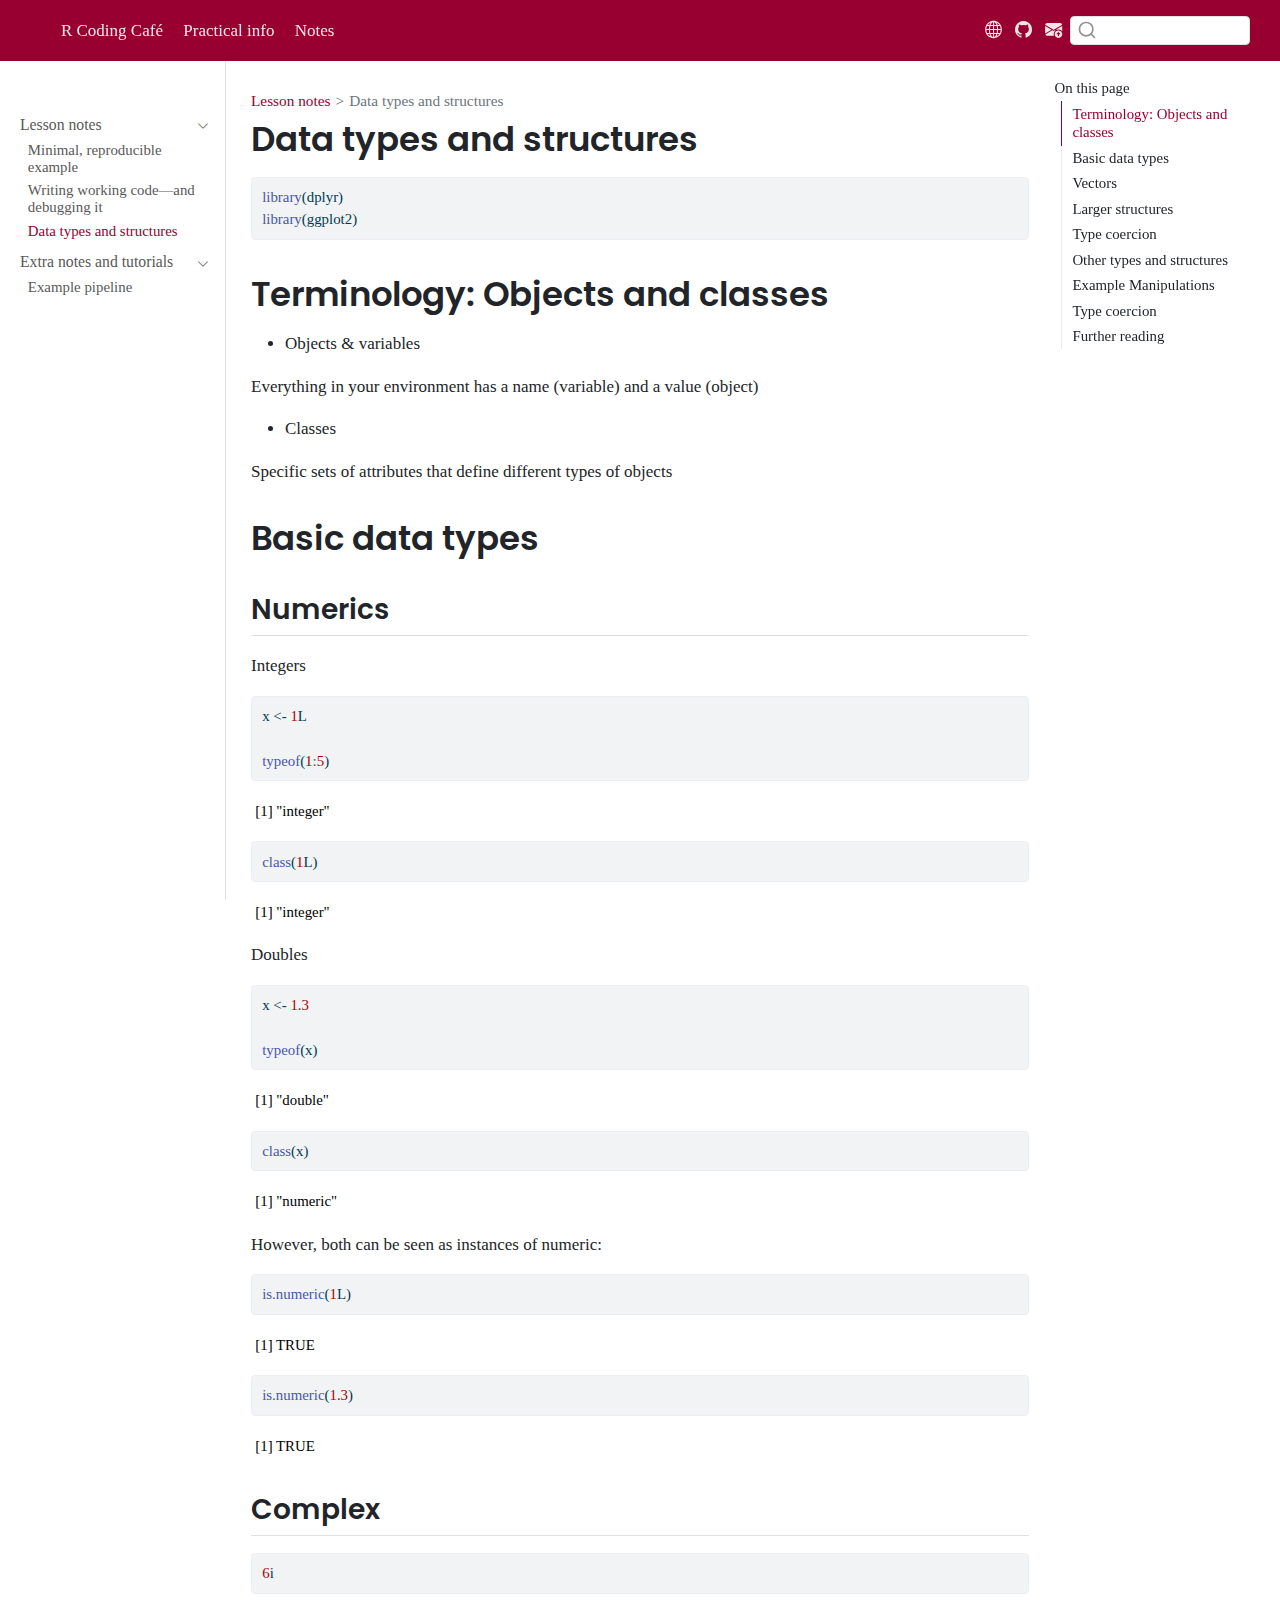
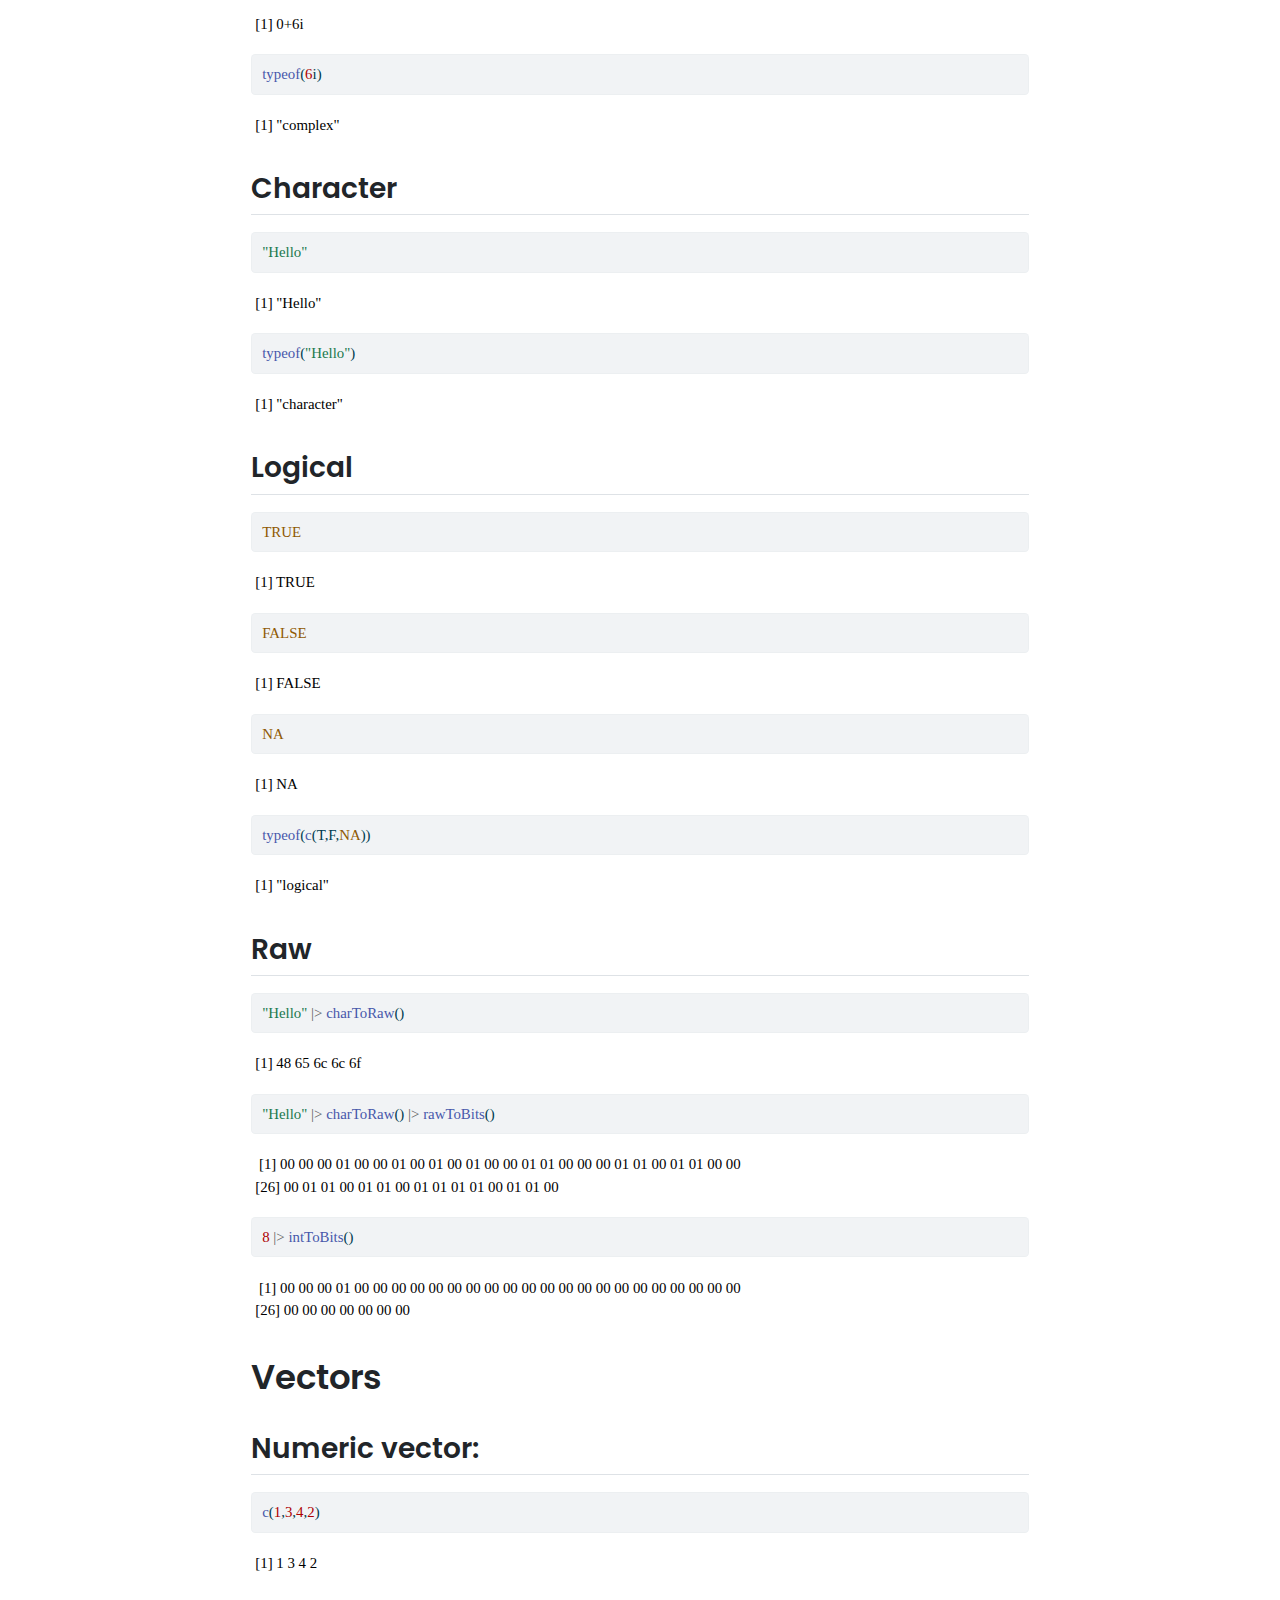
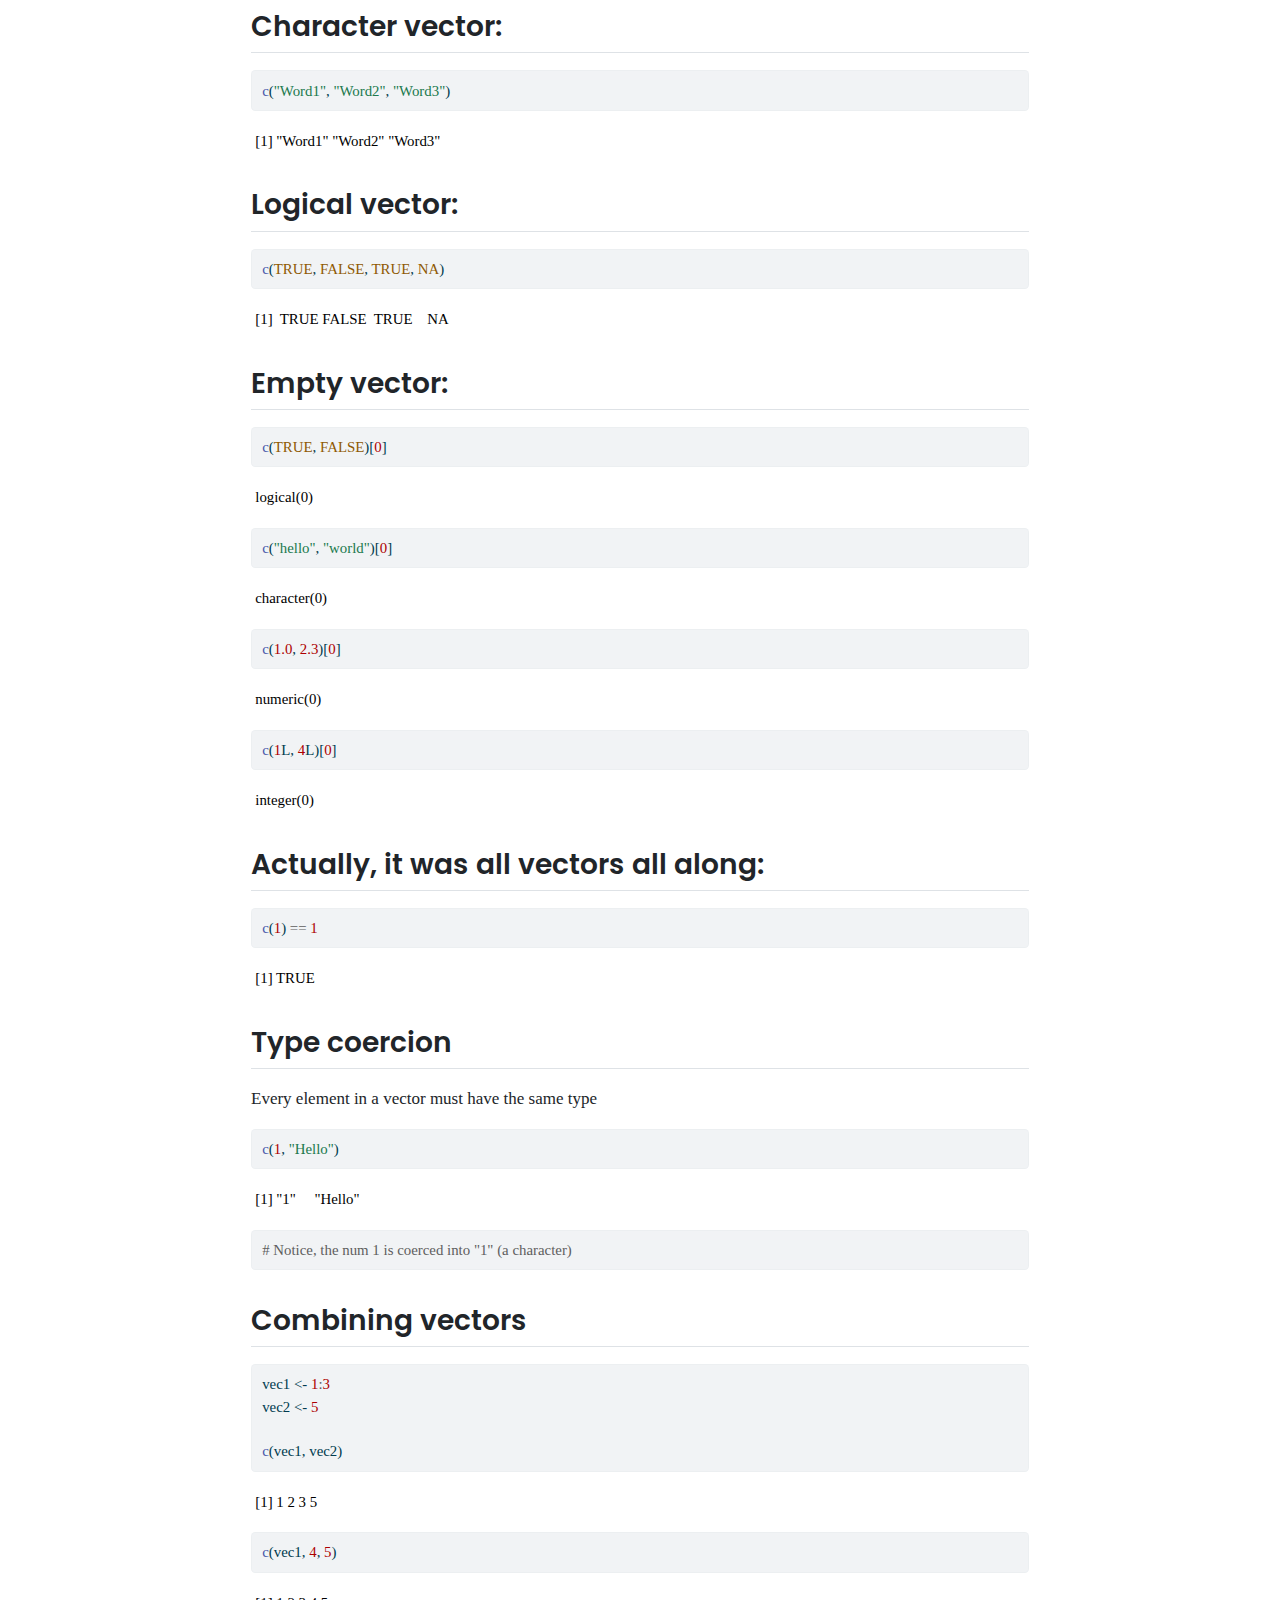
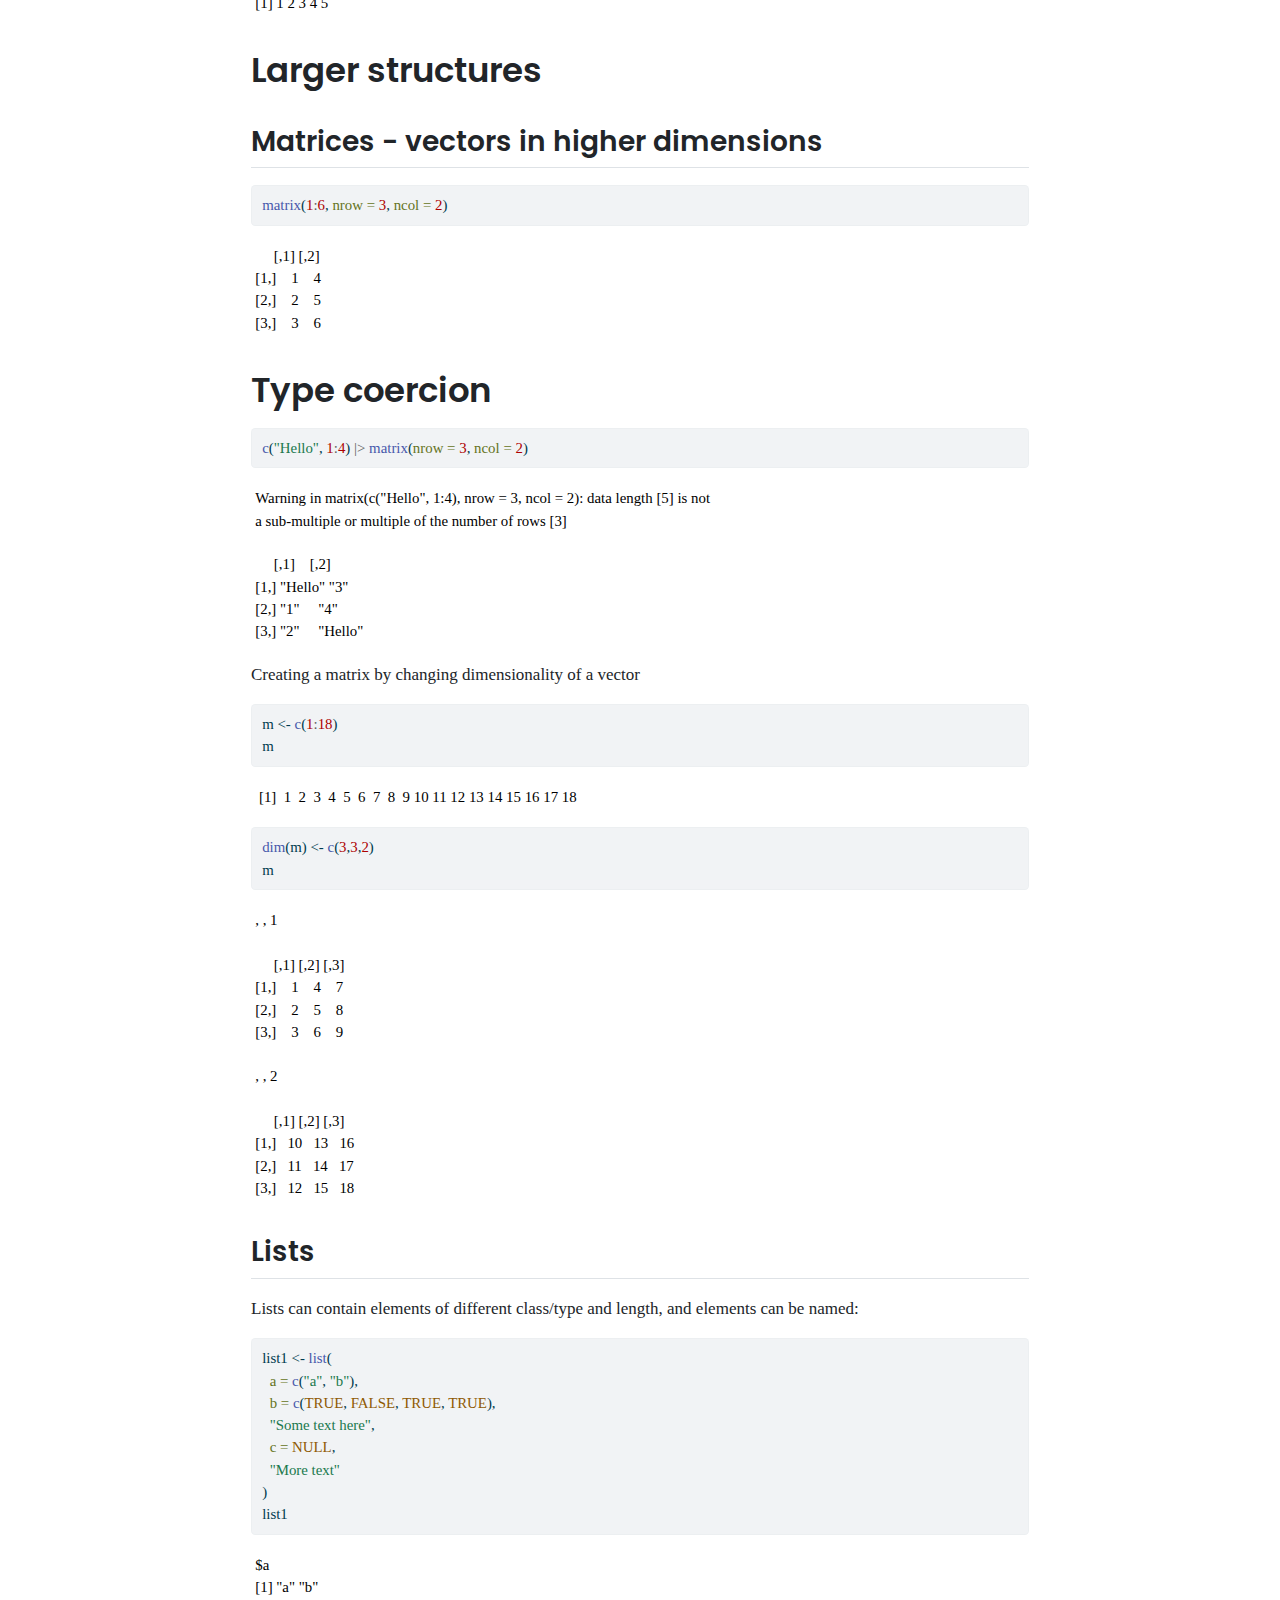
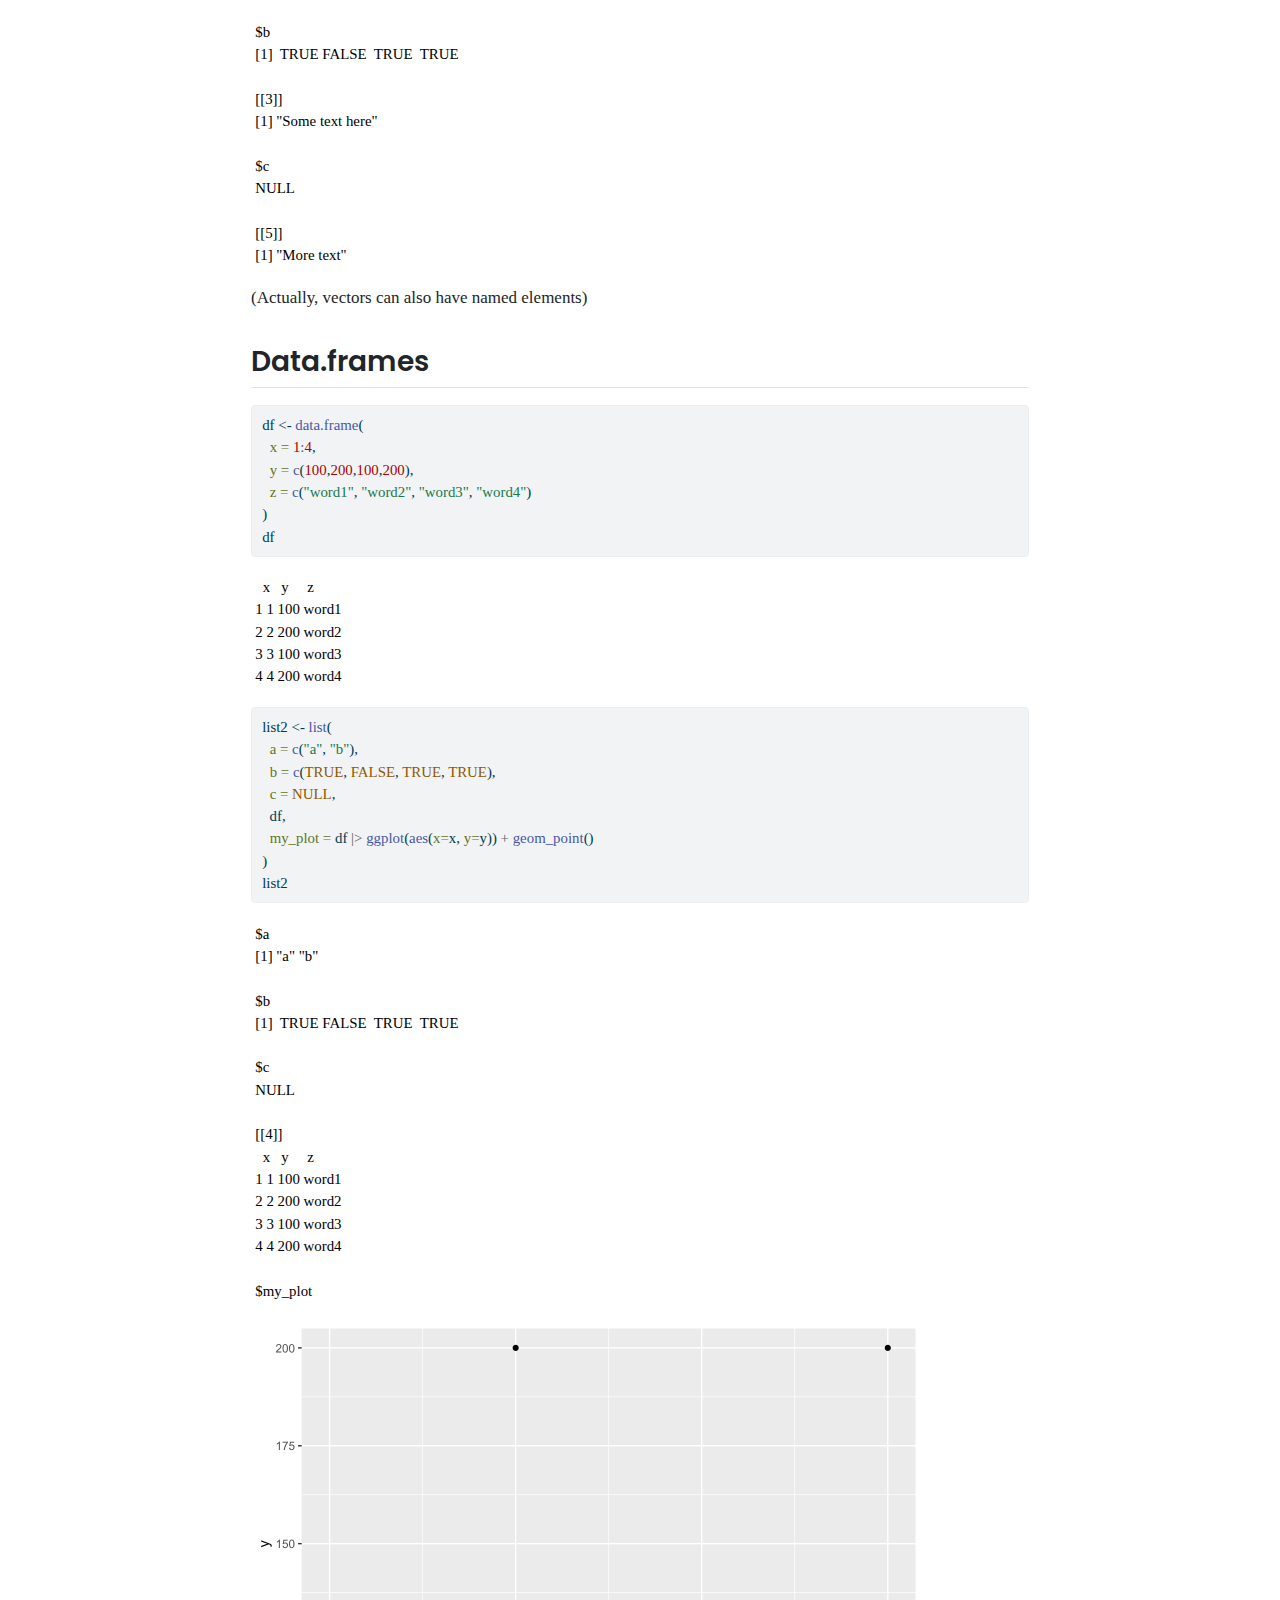
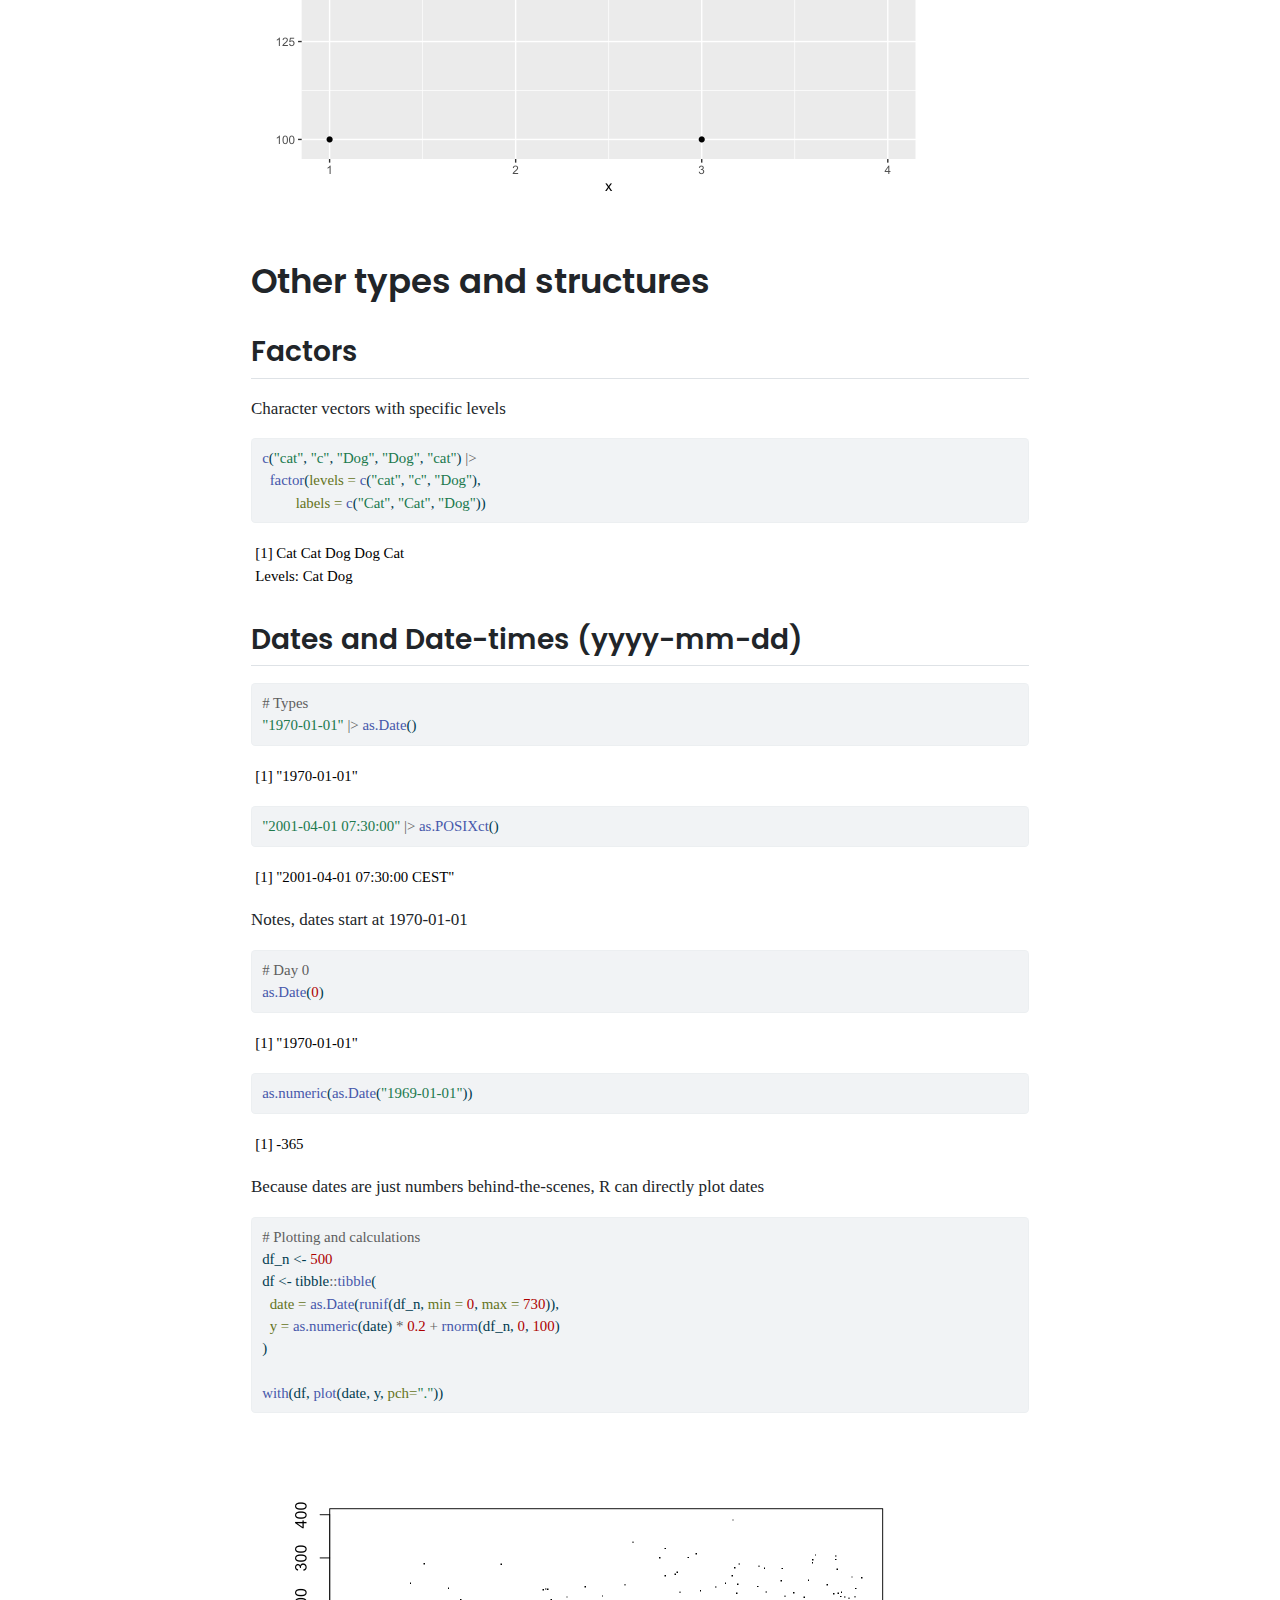
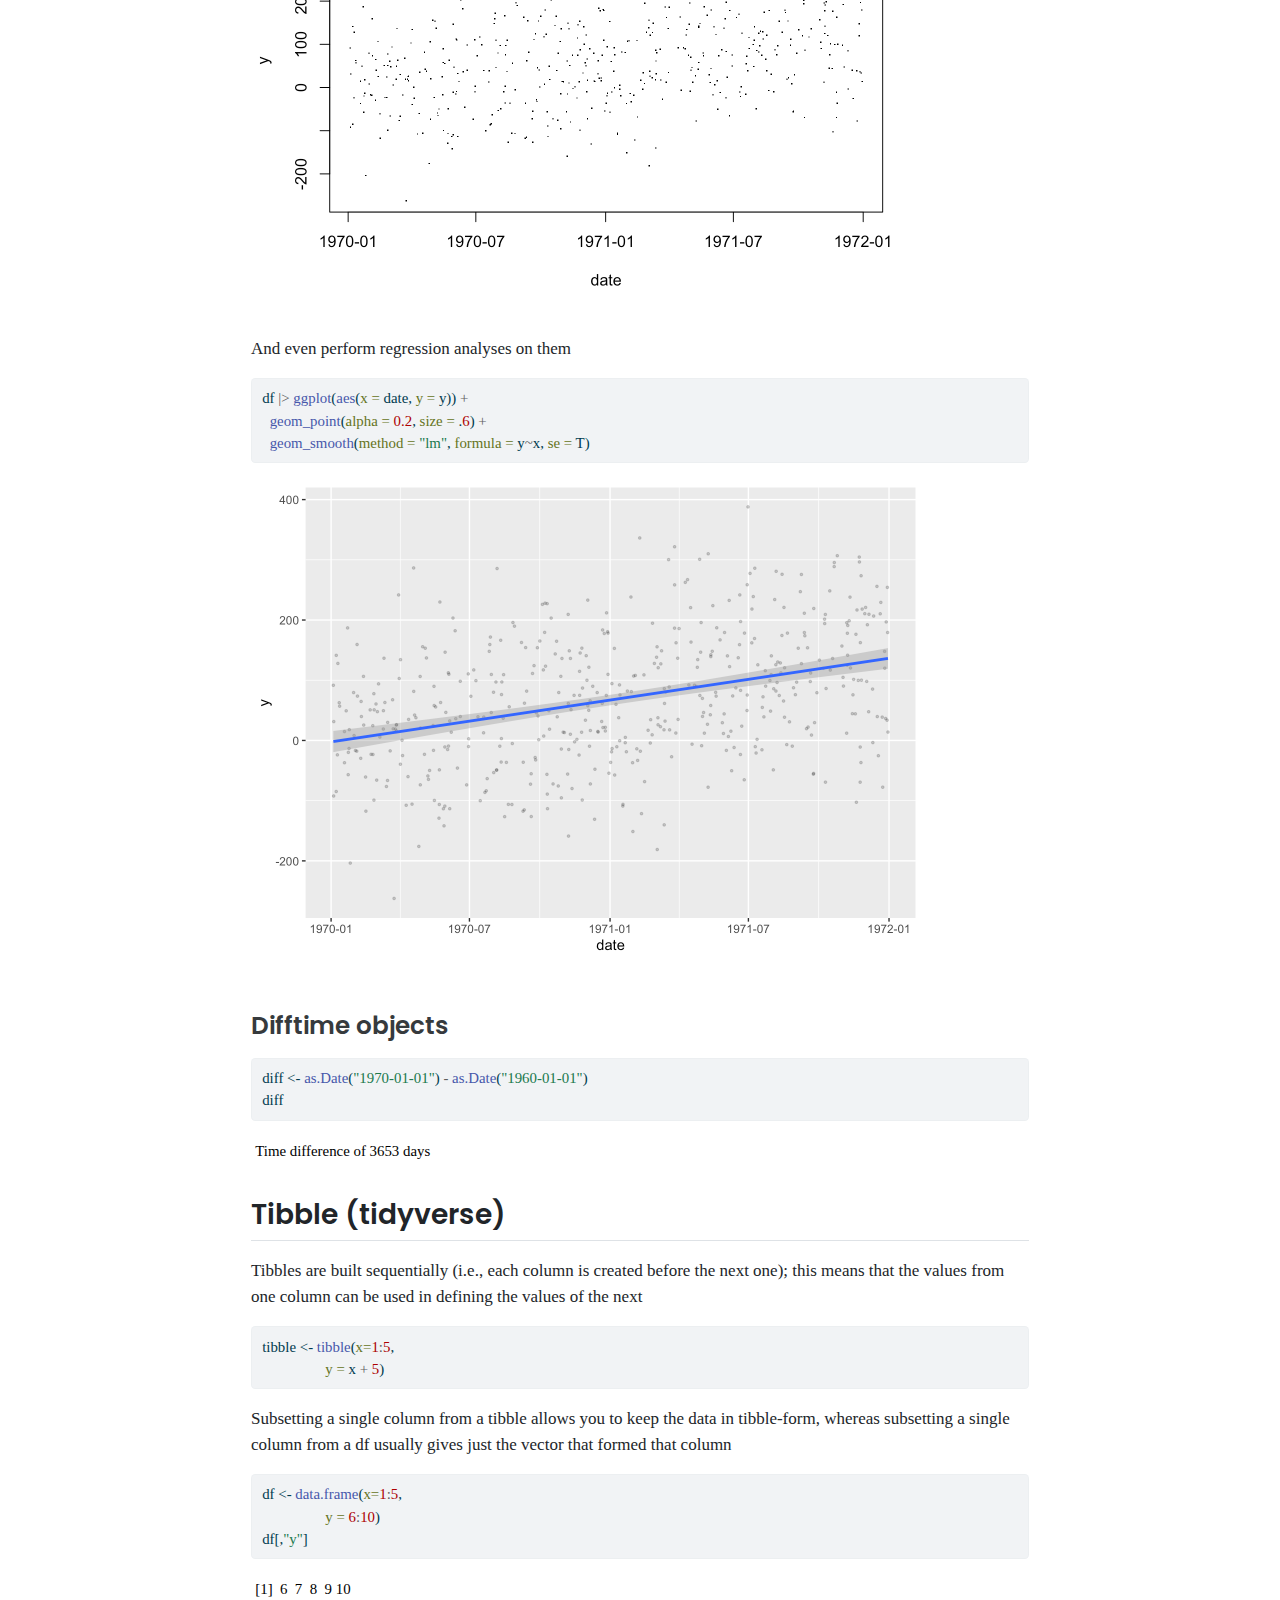
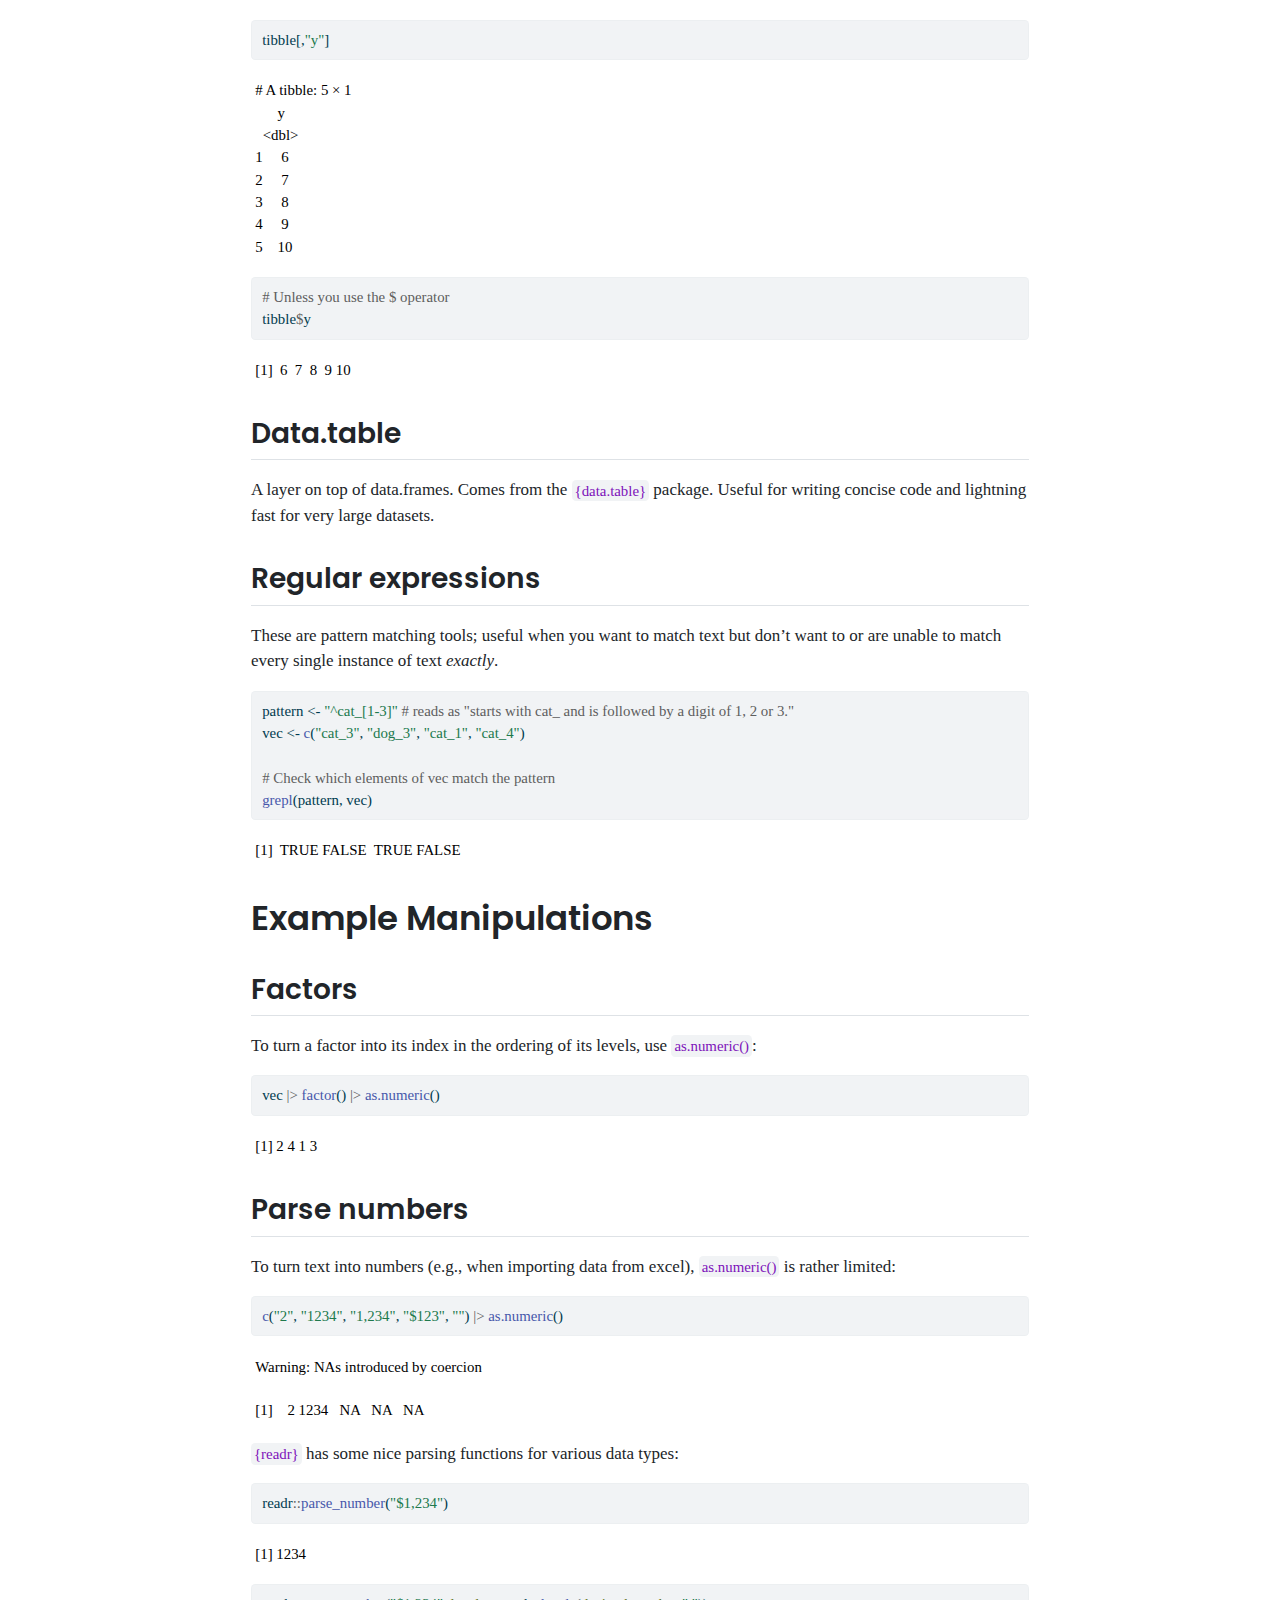
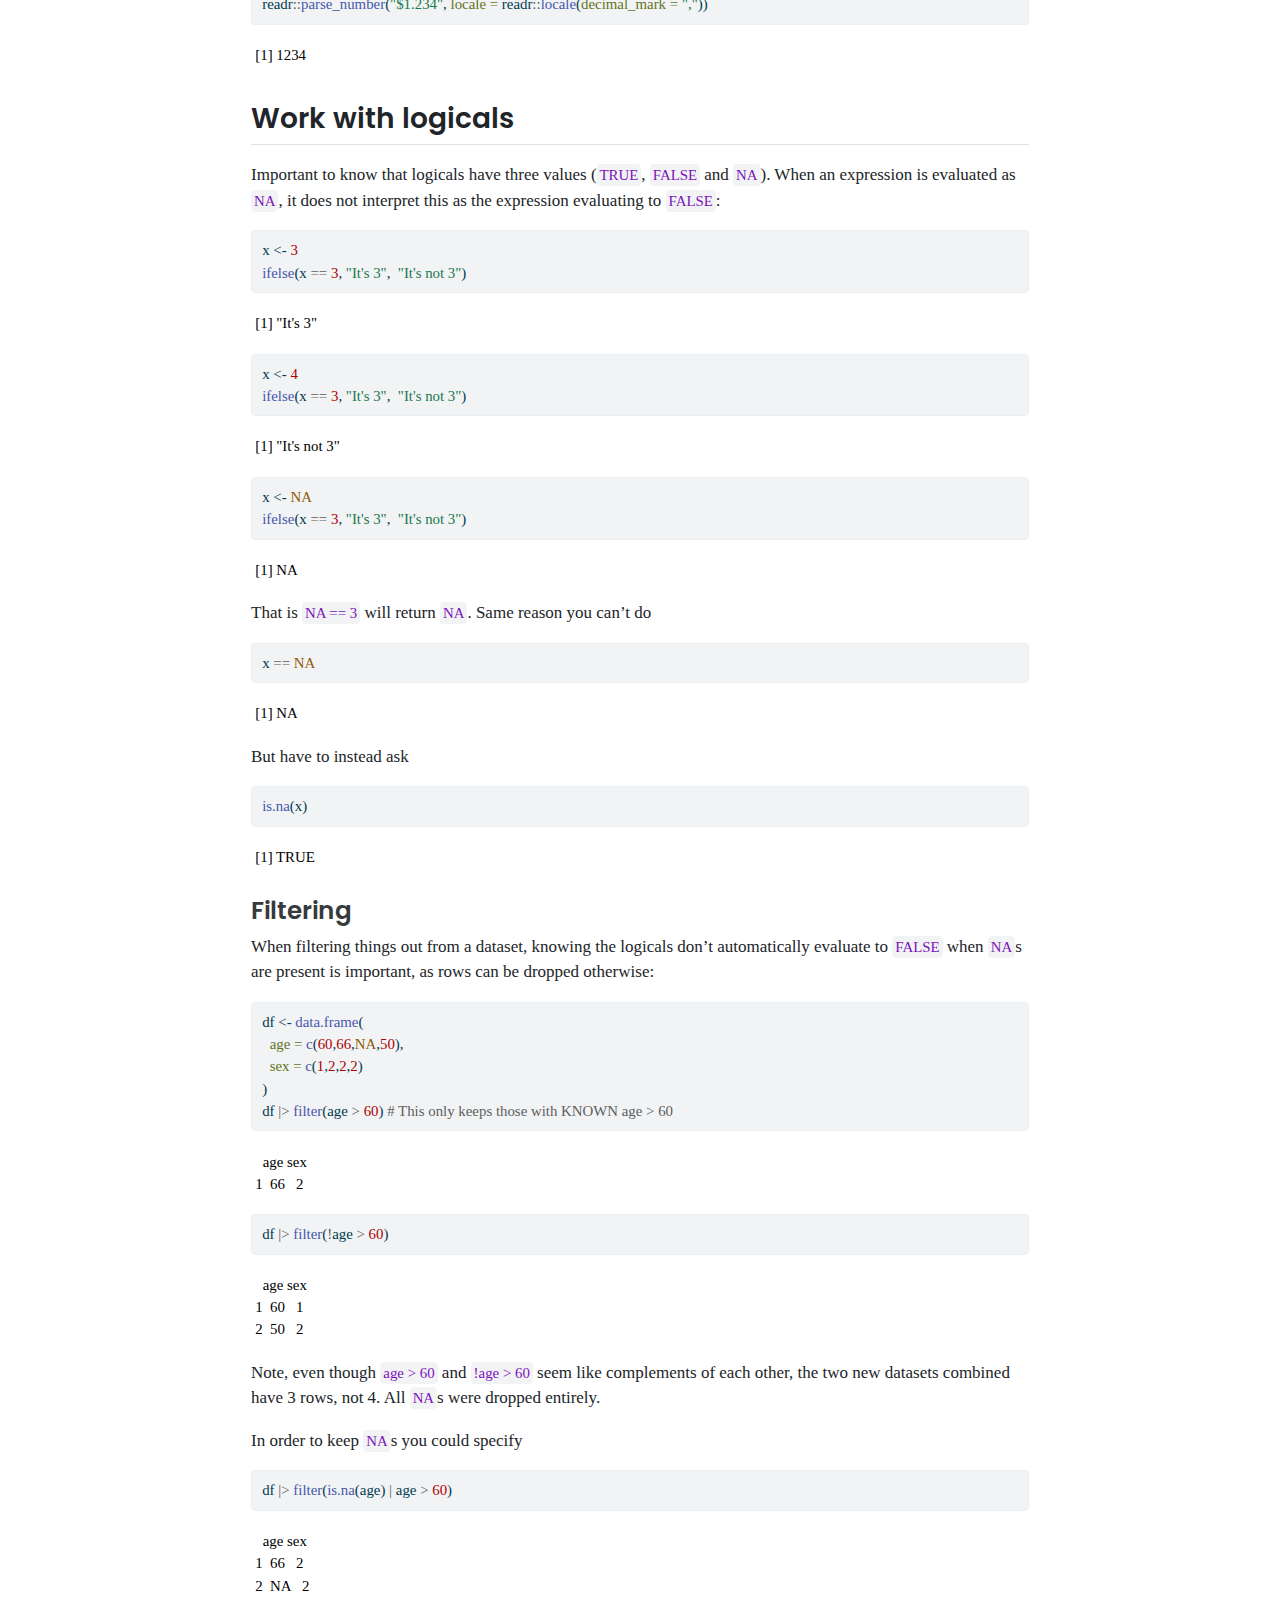
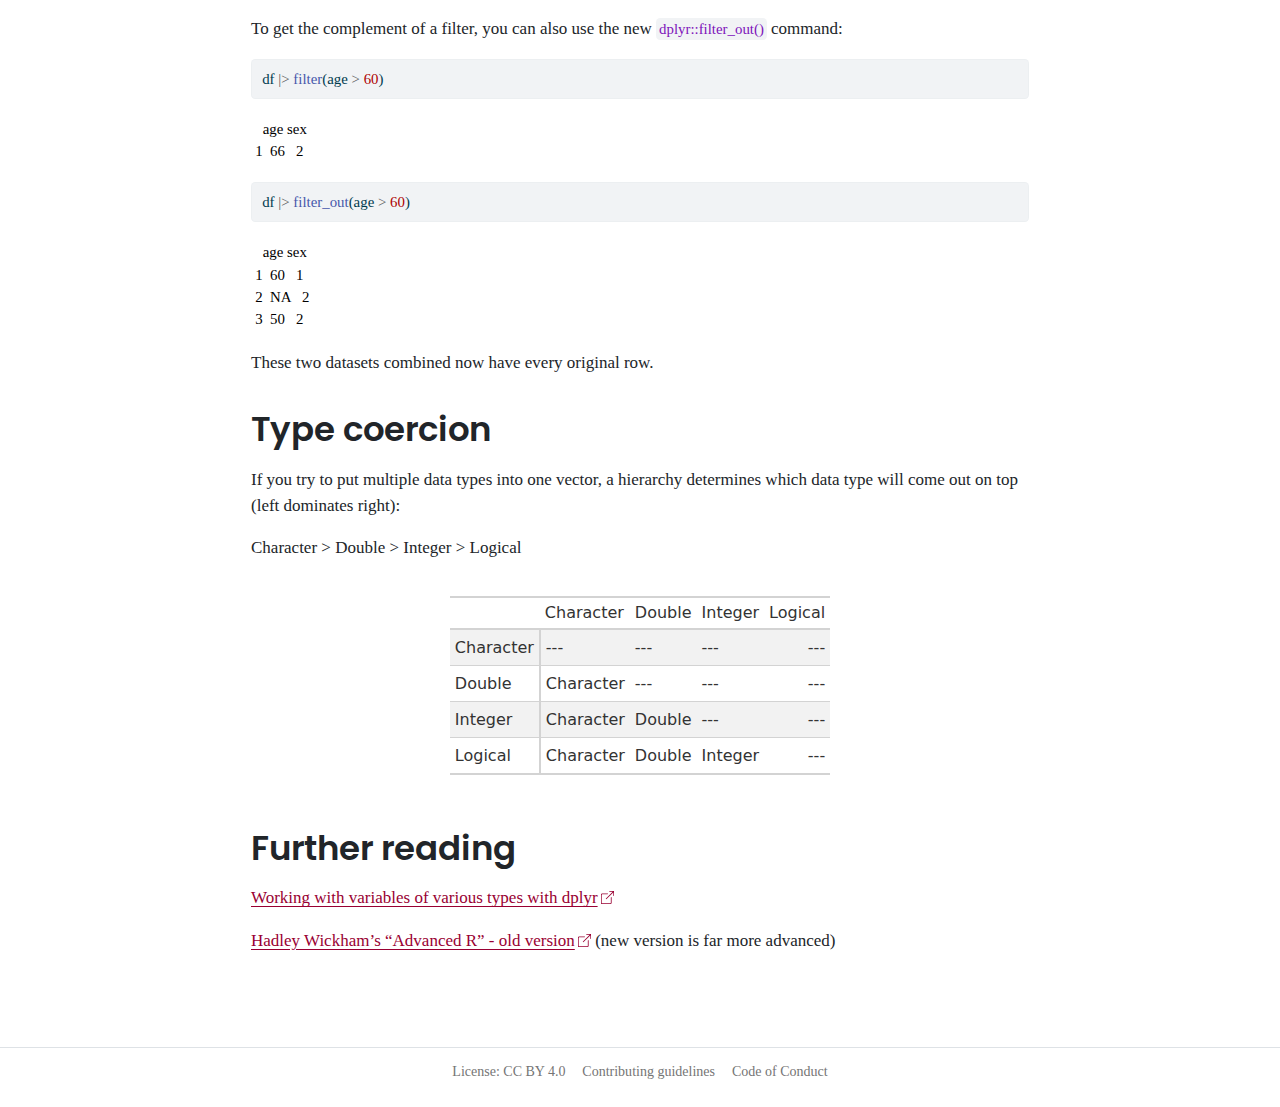
<file: notes/lesson-notes/03-Data-Types.html>
<!DOCTYPE html>
<html xmlns="http://www.w3.org/1999/xhtml" lang="en" xml:lang="en"><head>

<meta charset="utf-8">
<meta name="generator" content="quarto-1.8.25">

<meta name="viewport" content="width=device-width, initial-scale=1.0, user-scalable=yes">


<title>Data types and structures – ZKA</title>
<style>
code{white-space: pre-wrap;}
span.smallcaps{font-variant: small-caps;}
div.columns{display: flex; gap: min(4vw, 1.5em);}
div.column{flex: auto; overflow-x: auto;}
div.hanging-indent{margin-left: 1.5em; text-indent: -1.5em;}
ul.task-list{list-style: none;}
ul.task-list li input[type="checkbox"] {
  width: 0.8em;
  margin: 0 0.8em 0.2em -1em; /* quarto-specific, see https://github.com/quarto-dev/quarto-cli/issues/4556 */ 
  vertical-align: middle;
}
/* CSS for syntax highlighting */
html { -webkit-text-size-adjust: 100%; }
pre > code.sourceCode { white-space: pre; position: relative; }
pre > code.sourceCode > span { display: inline-block; line-height: 1.25; }
pre > code.sourceCode > span:empty { height: 1.2em; }
.sourceCode { overflow: visible; }
code.sourceCode > span { color: inherit; text-decoration: inherit; }
div.sourceCode { margin: 1em 0; }
pre.sourceCode { margin: 0; }
@media screen {
div.sourceCode { overflow: auto; }
}
@media print {
pre > code.sourceCode { white-space: pre-wrap; }
pre > code.sourceCode > span { text-indent: -5em; padding-left: 5em; }
}
pre.numberSource code
  { counter-reset: source-line 0; }
pre.numberSource code > span
  { position: relative; left: -4em; counter-increment: source-line; }
pre.numberSource code > span > a:first-child::before
  { content: counter(source-line);
    position: relative; left: -1em; text-align: right; vertical-align: baseline;
    border: none; display: inline-block;
    -webkit-touch-callout: none; -webkit-user-select: none;
    -khtml-user-select: none; -moz-user-select: none;
    -ms-user-select: none; user-select: none;
    padding: 0 4px; width: 4em;
  }
pre.numberSource { margin-left: 3em;  padding-left: 4px; }
div.sourceCode
  {   }
@media screen {
pre > code.sourceCode > span > a:first-child::before { text-decoration: underline; }
}
</style>


<script src="../../site_libs/quarto-nav/quarto-nav.js"></script>
<script src="../../site_libs/clipboard/clipboard.min.js"></script>
<script src="../../site_libs/quarto-search/autocomplete.umd.js"></script>
<script src="../../site_libs/quarto-search/fuse.min.js"></script>
<script src="../../site_libs/quarto-search/quarto-search.js"></script>
<meta name="quarto:offset" content="../../">
<script src="../../site_libs/quarto-html/quarto.js" type="module"></script>
<script src="../../site_libs/quarto-html/tabsets/tabsets.js" type="module"></script>
<script src="../../site_libs/quarto-html/axe/axe-check.js" type="module"></script>
<script src="../../site_libs/quarto-html/popper.min.js"></script>
<script src="../../site_libs/quarto-html/tippy.umd.min.js"></script>
<script src="../../site_libs/quarto-html/anchor.min.js"></script>
<link href="../../site_libs/quarto-html/tippy.css" rel="stylesheet">
<link href="../../site_libs/quarto-html/quarto-syntax-highlighting-bca81f4a44bdcac9f2ea5a7007c52c72.css" rel="stylesheet" class="quarto-color-scheme" id="quarto-text-highlighting-styles">
<link href="../../site_libs/quarto-html/quarto-syntax-highlighting-dark-538170d48c3795f1291bb9214db34236.css" rel="stylesheet" class="quarto-color-scheme quarto-color-alternate" id="quarto-text-highlighting-styles">
<link href="../../site_libs/quarto-html/quarto-syntax-highlighting-bca81f4a44bdcac9f2ea5a7007c52c72.css" rel="stylesheet" class="quarto-color-scheme-extra" id="quarto-text-highlighting-styles">
<script src="../../site_libs/bootstrap/bootstrap.min.js"></script>
<link href="../../site_libs/bootstrap/bootstrap-icons.css" rel="stylesheet">
<link href="../../site_libs/bootstrap/bootstrap-58be809aee9e352d4cbc710845b6c930.min.css" rel="stylesheet" append-hash="true" class="quarto-color-scheme" id="quarto-bootstrap" data-mode="light">
<link href="../../site_libs/bootstrap/bootstrap-dark-58be809aee9e352d4cbc710845b6c930.min.css" rel="stylesheet" append-hash="true" class="quarto-color-scheme quarto-color-alternate" id="quarto-bootstrap" data-mode="light">
<link href="../../site_libs/bootstrap/bootstrap-58be809aee9e352d4cbc710845b6c930.min.css" rel="stylesheet" append-hash="true" class="quarto-color-scheme-extra" id="quarto-bootstrap" data-mode="light">
<script id="quarto-search-options" type="application/json">{
  "location": "navbar",
  "copy-button": false,
  "collapse-after": 3,
  "panel-placement": "end",
  "type": "textbox",
  "limit": 50,
  "keyboard-shortcut": [
    "f",
    "/",
    "s"
  ],
  "language": {
    "search-no-results-text": "No results",
    "search-matching-documents-text": "matching documents",
    "search-copy-link-title": "Copy link to search",
    "search-hide-matches-text": "Hide additional matches",
    "search-more-match-text": "more match in this document",
    "search-more-matches-text": "more matches in this document",
    "search-clear-button-title": "Clear",
    "search-text-placeholder": "",
    "search-detached-cancel-button-title": "Cancel",
    "search-submit-button-title": "Submit",
    "search-label": "Search"
  }
}</script>


</head>

<body class="nav-sidebar docked nav-fixed quarto-light">

<div id="quarto-search-results"></div>
  <header id="quarto-header" class="headroom fixed-top">
    <nav class="navbar navbar-expand-lg " data-bs-theme="dark">
      <div class="navbar-container container-fluid">
      <div class="navbar-brand-container mx-auto">
    <a href="../../index.html" class="navbar-brand navbar-brand-logo">
    </a>
    <a class="navbar-brand" href="../../index.html">
    <span class="navbar-title"></span>
    </a>
  </div>
            <div id="quarto-search" class="" title="Search"></div>
          <button class="navbar-toggler" type="button" data-bs-toggle="collapse" data-bs-target="#navbarCollapse" aria-controls="navbarCollapse" role="menu" aria-expanded="false" aria-label="Toggle navigation" onclick="if (window.quartoToggleHeadroom) { window.quartoToggleHeadroom(); }">
  <span class="navbar-toggler-icon"></span>
</button>
          <div class="collapse navbar-collapse" id="navbarCollapse">
            <ul class="navbar-nav navbar-nav-scroll me-auto">
  <li class="nav-item">
    <a class="nav-link active" href="../../index.html" aria-current="page"> 
<span class="menu-text">R Coding Café</span></a>
  </li>  
  <li class="nav-item">
    <a class="nav-link" href="../../practical-info.html"> 
<span class="menu-text">Practical info</span></a>
  </li>  
  <li class="nav-item">
    <a class="nav-link" href="../../notes/lesson-notes/index.html"> 
<span class="menu-text">Notes</span></a>
  </li>  
</ul>
          </div> <!-- /navcollapse -->
            <div class="quarto-navbar-tools tools-wide">
    <a href="https://steno-aarhus.github.io" title="" class="quarto-navigation-tool px-1" aria-label="Globe icon: Link to the Steno Aarhus GitHub landing webpage for all other Steno Aarhus projects"><i class="bi bi-globe"></i></a>
    <a href="https://github.com/steno-aarhus/" title="" class="quarto-navigation-tool px-1" aria-label=""><i class="bi bi-github"></i></a>
    <a href="mailto:contact@zheer.dk" title="" class="quarto-navigation-tool px-1" aria-label=""><i class="bi bi-envelope-arrow-up-fill"></i></a>
</div>
      </div> <!-- /container-fluid -->
    </nav>
  <nav class="quarto-secondary-nav">
    <div class="container-fluid d-flex">
      <button type="button" class="quarto-btn-toggle btn" data-bs-toggle="collapse" role="button" data-bs-target=".quarto-sidebar-collapse-item" aria-controls="quarto-sidebar" aria-expanded="false" aria-label="Toggle sidebar navigation" onclick="if (window.quartoToggleHeadroom) { window.quartoToggleHeadroom(); }">
        <i class="bi bi-layout-text-sidebar-reverse"></i>
      </button>
        <nav class="quarto-page-breadcrumbs" aria-label="breadcrumb"><ol class="breadcrumb"><li class="breadcrumb-item"><a href="../../notes/lesson-notes/index.html">Lesson notes</a></li><li class="breadcrumb-item"><a href="../../notes/lesson-notes/03-Data-Types.html">Data types and structures</a></li></ol></nav>
        <a class="flex-grow-1" role="navigation" data-bs-toggle="collapse" data-bs-target=".quarto-sidebar-collapse-item" aria-controls="quarto-sidebar" aria-expanded="false" aria-label="Toggle sidebar navigation" onclick="if (window.quartoToggleHeadroom) { window.quartoToggleHeadroom(); }">      
        </a>
    </div>
  </nav>
</header>
<!-- content -->
<div id="quarto-content" class="quarto-container page-columns page-rows-contents page-layout-article page-navbar">
<!-- sidebar -->
  <nav id="quarto-sidebar" class="sidebar collapse collapse-horizontal quarto-sidebar-collapse-item sidebar-navigation docked overflow-auto">
    <div class="pt-lg-2 mt-2 text-left sidebar-header">
      <a href="../../index.html" class="sidebar-logo-link">
      </a>
      </div>
    <div class="sidebar-menu-container"> 
    <ul class="list-unstyled mt-1">
        <li class="sidebar-item sidebar-item-section">
      <div class="sidebar-item-container"> 
            <a href="../../notes/lesson-notes/index.html" class="sidebar-item-text sidebar-link">
 <span class="menu-text">Lesson notes</span></a>
          <a class="sidebar-item-toggle text-start" data-bs-toggle="collapse" data-bs-target="#quarto-sidebar-section-1" role="navigation" aria-expanded="true" aria-label="Toggle section">
            <i class="bi bi-chevron-right ms-2"></i>
          </a> 
      </div>
      <ul id="quarto-sidebar-section-1" class="collapse list-unstyled sidebar-section depth1 show">  
          <li class="sidebar-item">
  <div class="sidebar-item-container"> 
  <a href="../../notes/lesson-notes/01-Minimal-Reproducible-Example.html" class="sidebar-item-text sidebar-link">
 <span class="menu-text">Minimal, reproducible example</span></a>
  </div>
</li>
          <li class="sidebar-item">
  <div class="sidebar-item-container"> 
  <a href="../../notes/lesson-notes/02-Debugging.html" class="sidebar-item-text sidebar-link">
 <span class="menu-text">Writing working code—and debugging it</span></a>
  </div>
</li>
          <li class="sidebar-item">
  <div class="sidebar-item-container"> 
  <a href="../../notes/lesson-notes/03-Data-Types.html" class="sidebar-item-text sidebar-link active">
 <span class="menu-text">Data types and structures</span></a>
  </div>
</li>
      </ul>
  </li>
        <li class="sidebar-item sidebar-item-section">
      <div class="sidebar-item-container"> 
            <a href="../../notes/extra/index.html" class="sidebar-item-text sidebar-link">
 <span class="menu-text">Extra notes and tutorials</span></a>
          <a class="sidebar-item-toggle text-start" data-bs-toggle="collapse" data-bs-target="#quarto-sidebar-section-2" role="navigation" aria-expanded="true" aria-label="Toggle section">
            <i class="bi bi-chevron-right ms-2"></i>
          </a> 
      </div>
      <ul id="quarto-sidebar-section-2" class="collapse list-unstyled sidebar-section depth1 show">  
          <li class="sidebar-item">
  <div class="sidebar-item-container"> 
  <a href="../../notes/extra/1-example-pipeline.html" class="sidebar-item-text sidebar-link">
 <span class="menu-text">Example pipeline</span></a>
  </div>
</li>
      </ul>
  </li>
    </ul>
    </div>
</nav>
<div id="quarto-sidebar-glass" class="quarto-sidebar-collapse-item" data-bs-toggle="collapse" data-bs-target=".quarto-sidebar-collapse-item"></div>
<!-- margin-sidebar -->
    <div id="quarto-margin-sidebar" class="sidebar margin-sidebar">
        <nav id="TOC" role="doc-toc" class="toc-active">
    <h2 id="toc-title">On this page</h2>
   
  <ul>
  <li><a href="#terminology-objects-and-classes" id="toc-terminology-objects-and-classes" class="nav-link active" data-scroll-target="#terminology-objects-and-classes">Terminology: Objects and classes</a></li>
  <li><a href="#basic-data-types" id="toc-basic-data-types" class="nav-link" data-scroll-target="#basic-data-types">Basic data types</a>
  <ul class="collapse">
  <li><a href="#numerics" id="toc-numerics" class="nav-link" data-scroll-target="#numerics">Numerics</a></li>
  <li><a href="#complex" id="toc-complex" class="nav-link" data-scroll-target="#complex">Complex</a></li>
  <li><a href="#character" id="toc-character" class="nav-link" data-scroll-target="#character">Character</a></li>
  <li><a href="#logical" id="toc-logical" class="nav-link" data-scroll-target="#logical">Logical</a></li>
  <li><a href="#raw" id="toc-raw" class="nav-link" data-scroll-target="#raw">Raw</a></li>
  </ul></li>
  <li><a href="#vectors" id="toc-vectors" class="nav-link" data-scroll-target="#vectors">Vectors</a>
  <ul class="collapse">
  <li><a href="#numeric-vector" id="toc-numeric-vector" class="nav-link" data-scroll-target="#numeric-vector">Numeric vector:</a></li>
  <li><a href="#character-vector" id="toc-character-vector" class="nav-link" data-scroll-target="#character-vector">Character vector:</a></li>
  <li><a href="#logical-vector" id="toc-logical-vector" class="nav-link" data-scroll-target="#logical-vector">Logical vector:</a></li>
  <li><a href="#empty-vector" id="toc-empty-vector" class="nav-link" data-scroll-target="#empty-vector">Empty vector:</a></li>
  <li><a href="#actually-it-was-all-vectors-all-along" id="toc-actually-it-was-all-vectors-all-along" class="nav-link" data-scroll-target="#actually-it-was-all-vectors-all-along">Actually, it was all vectors all along:</a></li>
  <li><a href="#type-coercion" id="toc-type-coercion" class="nav-link" data-scroll-target="#type-coercion">Type coercion</a></li>
  <li><a href="#combining-vectors" id="toc-combining-vectors" class="nav-link" data-scroll-target="#combining-vectors">Combining vectors</a></li>
  </ul></li>
  <li><a href="#larger-structures" id="toc-larger-structures" class="nav-link" data-scroll-target="#larger-structures">Larger structures</a>
  <ul class="collapse">
  <li><a href="#matrices---vectors-in-higher-dimensions" id="toc-matrices---vectors-in-higher-dimensions" class="nav-link" data-scroll-target="#matrices---vectors-in-higher-dimensions">Matrices - vectors in higher dimensions</a></li>
  </ul></li>
  <li><a href="#type-coercion-1" id="toc-type-coercion-1" class="nav-link" data-scroll-target="#type-coercion-1">Type coercion</a>
  <ul class="collapse">
  <li><a href="#lists" id="toc-lists" class="nav-link" data-scroll-target="#lists">Lists</a></li>
  <li><a href="#data.frames" id="toc-data.frames" class="nav-link" data-scroll-target="#data.frames">Data.frames</a></li>
  </ul></li>
  <li><a href="#other-types-and-structures" id="toc-other-types-and-structures" class="nav-link" data-scroll-target="#other-types-and-structures">Other types and structures</a>
  <ul class="collapse">
  <li><a href="#factors" id="toc-factors" class="nav-link" data-scroll-target="#factors">Factors</a></li>
  <li><a href="#dates-and-date-times-yyyy-mm-dd" id="toc-dates-and-date-times-yyyy-mm-dd" class="nav-link" data-scroll-target="#dates-and-date-times-yyyy-mm-dd">Dates and Date-times (yyyy-mm-dd)</a>
  <ul class="collapse">
  <li><a href="#difftime-objects" id="toc-difftime-objects" class="nav-link" data-scroll-target="#difftime-objects">Difftime objects</a></li>
  </ul></li>
  <li><a href="#tibble-tidyverse" id="toc-tibble-tidyverse" class="nav-link" data-scroll-target="#tibble-tidyverse">Tibble (tidyverse)</a></li>
  <li><a href="#data.table" id="toc-data.table" class="nav-link" data-scroll-target="#data.table">Data.table</a></li>
  <li><a href="#regular-expressions" id="toc-regular-expressions" class="nav-link" data-scroll-target="#regular-expressions">Regular expressions</a></li>
  </ul></li>
  <li><a href="#example-manipulations" id="toc-example-manipulations" class="nav-link" data-scroll-target="#example-manipulations">Example Manipulations</a>
  <ul class="collapse">
  <li><a href="#factors-1" id="toc-factors-1" class="nav-link" data-scroll-target="#factors-1">Factors</a></li>
  <li><a href="#parse-numbers" id="toc-parse-numbers" class="nav-link" data-scroll-target="#parse-numbers">Parse numbers</a></li>
  <li><a href="#work-with-logicals" id="toc-work-with-logicals" class="nav-link" data-scroll-target="#work-with-logicals">Work with logicals</a>
  <ul class="collapse">
  <li><a href="#filtering" id="toc-filtering" class="nav-link" data-scroll-target="#filtering">Filtering</a></li>
  </ul></li>
  </ul></li>
  <li><a href="#type-coercion-2" id="toc-type-coercion-2" class="nav-link" data-scroll-target="#type-coercion-2">Type coercion</a></li>
  <li><a href="#further-reading" id="toc-further-reading" class="nav-link" data-scroll-target="#further-reading">Further reading</a></li>
  </ul>
</nav>
    </div>
<!-- main -->
<main class="content" id="quarto-document-content">

<header id="title-block-header" class="quarto-title-block default"><nav class="quarto-page-breadcrumbs quarto-title-breadcrumbs d-none d-lg-block" aria-label="breadcrumb"><ol class="breadcrumb"><li class="breadcrumb-item"><a href="../../notes/lesson-notes/index.html">Lesson notes</a></li><li class="breadcrumb-item"><a href="../../notes/lesson-notes/03-Data-Types.html">Data types and structures</a></li></ol></nav>
<div class="quarto-title">
<h1 class="title">Data types and structures</h1>
</div>



<div class="quarto-title-meta">

    
  
    
  </div>
  


</header>


<div class="cell">
<div class="code-copy-outer-scaffold"><div class="sourceCode cell-code" id="cb1"><pre class="sourceCode r code-with-copy"><code class="sourceCode r"><span id="cb1-1"><a href="#cb1-1" aria-hidden="true" tabindex="-1"></a><span class="fu">library</span>(dplyr)</span>
<span id="cb1-2"><a href="#cb1-2" aria-hidden="true" tabindex="-1"></a><span class="fu">library</span>(ggplot2)</span></code></pre></div><button title="Copy to Clipboard" class="code-copy-button"><i class="bi"></i></button></div>
</div>
<section id="terminology-objects-and-classes" class="level1">
<h1>Terminology: Objects and classes</h1>
<ul>
<li>Objects &amp; variables</li>
</ul>
<p>Everything in your environment has a name (variable) and a value (object)</p>
<ul>
<li>Classes</li>
</ul>
<p>Specific sets of attributes that define different types of objects</p>
</section>
<section id="basic-data-types" class="level1">
<h1>Basic data types</h1>
<section id="numerics" class="level2">
<h2 class="anchored" data-anchor-id="numerics">Numerics</h2>
<p>Integers</p>
<div class="cell">
<div class="code-copy-outer-scaffold"><div class="sourceCode cell-code" id="cb2"><pre class="sourceCode r code-with-copy"><code class="sourceCode r"><span id="cb2-1"><a href="#cb2-1" aria-hidden="true" tabindex="-1"></a>x <span class="ot">&lt;-</span> <span class="dv">1</span>L</span>
<span id="cb2-2"><a href="#cb2-2" aria-hidden="true" tabindex="-1"></a></span>
<span id="cb2-3"><a href="#cb2-3" aria-hidden="true" tabindex="-1"></a><span class="fu">typeof</span>(<span class="dv">1</span><span class="sc">:</span><span class="dv">5</span>)</span></code></pre></div><button title="Copy to Clipboard" class="code-copy-button"><i class="bi"></i></button></div>
<div class="cell-output cell-output-stdout">
<pre><code>[1] "integer"</code></pre>
</div>
<div class="code-copy-outer-scaffold"><div class="sourceCode cell-code" id="cb4"><pre class="sourceCode r code-with-copy"><code class="sourceCode r"><span id="cb4-1"><a href="#cb4-1" aria-hidden="true" tabindex="-1"></a><span class="fu">class</span>(<span class="dv">1</span>L)</span></code></pre></div><button title="Copy to Clipboard" class="code-copy-button"><i class="bi"></i></button></div>
<div class="cell-output cell-output-stdout">
<pre><code>[1] "integer"</code></pre>
</div>
</div>
<p>Doubles</p>
<div class="cell">
<div class="code-copy-outer-scaffold"><div class="sourceCode cell-code" id="cb6"><pre class="sourceCode r code-with-copy"><code class="sourceCode r"><span id="cb6-1"><a href="#cb6-1" aria-hidden="true" tabindex="-1"></a>x <span class="ot">&lt;-</span> <span class="fl">1.3</span></span>
<span id="cb6-2"><a href="#cb6-2" aria-hidden="true" tabindex="-1"></a></span>
<span id="cb6-3"><a href="#cb6-3" aria-hidden="true" tabindex="-1"></a><span class="fu">typeof</span>(x)</span></code></pre></div><button title="Copy to Clipboard" class="code-copy-button"><i class="bi"></i></button></div>
<div class="cell-output cell-output-stdout">
<pre><code>[1] "double"</code></pre>
</div>
<div class="code-copy-outer-scaffold"><div class="sourceCode cell-code" id="cb8"><pre class="sourceCode r code-with-copy"><code class="sourceCode r"><span id="cb8-1"><a href="#cb8-1" aria-hidden="true" tabindex="-1"></a><span class="fu">class</span>(x)</span></code></pre></div><button title="Copy to Clipboard" class="code-copy-button"><i class="bi"></i></button></div>
<div class="cell-output cell-output-stdout">
<pre><code>[1] "numeric"</code></pre>
</div>
</div>
<p>However, both can be seen as instances of numeric:</p>
<div class="cell">
<div class="code-copy-outer-scaffold"><div class="sourceCode cell-code" id="cb10"><pre class="sourceCode r code-with-copy"><code class="sourceCode r"><span id="cb10-1"><a href="#cb10-1" aria-hidden="true" tabindex="-1"></a><span class="fu">is.numeric</span>(<span class="dv">1</span>L)</span></code></pre></div><button title="Copy to Clipboard" class="code-copy-button"><i class="bi"></i></button></div>
<div class="cell-output cell-output-stdout">
<pre><code>[1] TRUE</code></pre>
</div>
<div class="code-copy-outer-scaffold"><div class="sourceCode cell-code" id="cb12"><pre class="sourceCode r code-with-copy"><code class="sourceCode r"><span id="cb12-1"><a href="#cb12-1" aria-hidden="true" tabindex="-1"></a><span class="fu">is.numeric</span>(<span class="fl">1.3</span>)</span></code></pre></div><button title="Copy to Clipboard" class="code-copy-button"><i class="bi"></i></button></div>
<div class="cell-output cell-output-stdout">
<pre><code>[1] TRUE</code></pre>
</div>
</div>
</section>
<section id="complex" class="level2">
<h2 class="anchored" data-anchor-id="complex">Complex</h2>
<div class="cell">
<div class="code-copy-outer-scaffold"><div class="sourceCode cell-code" id="cb14"><pre class="sourceCode r code-with-copy"><code class="sourceCode r"><span id="cb14-1"><a href="#cb14-1" aria-hidden="true" tabindex="-1"></a><span class="dv">6</span>i</span></code></pre></div><button title="Copy to Clipboard" class="code-copy-button"><i class="bi"></i></button></div>
<div class="cell-output cell-output-stdout">
<pre><code>[1] 0+6i</code></pre>
</div>
<div class="code-copy-outer-scaffold"><div class="sourceCode cell-code" id="cb16"><pre class="sourceCode r code-with-copy"><code class="sourceCode r"><span id="cb16-1"><a href="#cb16-1" aria-hidden="true" tabindex="-1"></a><span class="fu">typeof</span>(<span class="dv">6</span>i)</span></code></pre></div><button title="Copy to Clipboard" class="code-copy-button"><i class="bi"></i></button></div>
<div class="cell-output cell-output-stdout">
<pre><code>[1] "complex"</code></pre>
</div>
</div>
</section>
<section id="character" class="level2">
<h2 class="anchored" data-anchor-id="character">Character</h2>
<div class="cell">
<div class="code-copy-outer-scaffold"><div class="sourceCode cell-code" id="cb18"><pre class="sourceCode r code-with-copy"><code class="sourceCode r"><span id="cb18-1"><a href="#cb18-1" aria-hidden="true" tabindex="-1"></a><span class="st">"Hello"</span></span></code></pre></div><button title="Copy to Clipboard" class="code-copy-button"><i class="bi"></i></button></div>
<div class="cell-output cell-output-stdout">
<pre><code>[1] "Hello"</code></pre>
</div>
<div class="code-copy-outer-scaffold"><div class="sourceCode cell-code" id="cb20"><pre class="sourceCode r code-with-copy"><code class="sourceCode r"><span id="cb20-1"><a href="#cb20-1" aria-hidden="true" tabindex="-1"></a><span class="fu">typeof</span>(<span class="st">"Hello"</span>)</span></code></pre></div><button title="Copy to Clipboard" class="code-copy-button"><i class="bi"></i></button></div>
<div class="cell-output cell-output-stdout">
<pre><code>[1] "character"</code></pre>
</div>
</div>
</section>
<section id="logical" class="level2">
<h2 class="anchored" data-anchor-id="logical">Logical</h2>
<div class="cell">
<div class="code-copy-outer-scaffold"><div class="sourceCode cell-code" id="cb22"><pre class="sourceCode r code-with-copy"><code class="sourceCode r"><span id="cb22-1"><a href="#cb22-1" aria-hidden="true" tabindex="-1"></a><span class="cn">TRUE</span></span></code></pre></div><button title="Copy to Clipboard" class="code-copy-button"><i class="bi"></i></button></div>
<div class="cell-output cell-output-stdout">
<pre><code>[1] TRUE</code></pre>
</div>
<div class="code-copy-outer-scaffold"><div class="sourceCode cell-code" id="cb24"><pre class="sourceCode r code-with-copy"><code class="sourceCode r"><span id="cb24-1"><a href="#cb24-1" aria-hidden="true" tabindex="-1"></a><span class="cn">FALSE</span></span></code></pre></div><button title="Copy to Clipboard" class="code-copy-button"><i class="bi"></i></button></div>
<div class="cell-output cell-output-stdout">
<pre><code>[1] FALSE</code></pre>
</div>
<div class="code-copy-outer-scaffold"><div class="sourceCode cell-code" id="cb26"><pre class="sourceCode r code-with-copy"><code class="sourceCode r"><span id="cb26-1"><a href="#cb26-1" aria-hidden="true" tabindex="-1"></a><span class="cn">NA</span></span></code></pre></div><button title="Copy to Clipboard" class="code-copy-button"><i class="bi"></i></button></div>
<div class="cell-output cell-output-stdout">
<pre><code>[1] NA</code></pre>
</div>
<div class="code-copy-outer-scaffold"><div class="sourceCode cell-code" id="cb28"><pre class="sourceCode r code-with-copy"><code class="sourceCode r"><span id="cb28-1"><a href="#cb28-1" aria-hidden="true" tabindex="-1"></a><span class="fu">typeof</span>(<span class="fu">c</span>(T,F,<span class="cn">NA</span>))</span></code></pre></div><button title="Copy to Clipboard" class="code-copy-button"><i class="bi"></i></button></div>
<div class="cell-output cell-output-stdout">
<pre><code>[1] "logical"</code></pre>
</div>
</div>
</section>
<section id="raw" class="level2">
<h2 class="anchored" data-anchor-id="raw">Raw</h2>
<div class="cell">
<div class="code-copy-outer-scaffold"><div class="sourceCode cell-code" id="cb30"><pre class="sourceCode r code-with-copy"><code class="sourceCode r"><span id="cb30-1"><a href="#cb30-1" aria-hidden="true" tabindex="-1"></a><span class="st">"Hello"</span> <span class="sc">|&gt;</span> <span class="fu">charToRaw</span>()</span></code></pre></div><button title="Copy to Clipboard" class="code-copy-button"><i class="bi"></i></button></div>
<div class="cell-output cell-output-stdout">
<pre><code>[1] 48 65 6c 6c 6f</code></pre>
</div>
<div class="code-copy-outer-scaffold"><div class="sourceCode cell-code" id="cb32"><pre class="sourceCode r code-with-copy"><code class="sourceCode r"><span id="cb32-1"><a href="#cb32-1" aria-hidden="true" tabindex="-1"></a><span class="st">"Hello"</span> <span class="sc">|&gt;</span> <span class="fu">charToRaw</span>() <span class="sc">|&gt;</span> <span class="fu">rawToBits</span>()</span></code></pre></div><button title="Copy to Clipboard" class="code-copy-button"><i class="bi"></i></button></div>
<div class="cell-output cell-output-stdout">
<pre><code> [1] 00 00 00 01 00 00 01 00 01 00 01 00 00 01 01 00 00 00 01 01 00 01 01 00 00
[26] 00 01 01 00 01 01 00 01 01 01 01 00 01 01 00</code></pre>
</div>
<div class="code-copy-outer-scaffold"><div class="sourceCode cell-code" id="cb34"><pre class="sourceCode r code-with-copy"><code class="sourceCode r"><span id="cb34-1"><a href="#cb34-1" aria-hidden="true" tabindex="-1"></a><span class="dv">8</span> <span class="sc">|&gt;</span> <span class="fu">intToBits</span>()</span></code></pre></div><button title="Copy to Clipboard" class="code-copy-button"><i class="bi"></i></button></div>
<div class="cell-output cell-output-stdout">
<pre><code> [1] 00 00 00 01 00 00 00 00 00 00 00 00 00 00 00 00 00 00 00 00 00 00 00 00 00
[26] 00 00 00 00 00 00 00</code></pre>
</div>
</div>
</section>
</section>
<section id="vectors" class="level1">
<h1>Vectors</h1>
<section id="numeric-vector" class="level2">
<h2 class="anchored" data-anchor-id="numeric-vector">Numeric vector:</h2>
<div class="cell">
<div class="code-copy-outer-scaffold"><div class="sourceCode cell-code" id="cb36"><pre class="sourceCode r code-with-copy"><code class="sourceCode r"><span id="cb36-1"><a href="#cb36-1" aria-hidden="true" tabindex="-1"></a><span class="fu">c</span>(<span class="dv">1</span>,<span class="dv">3</span>,<span class="dv">4</span>,<span class="dv">2</span>)</span></code></pre></div><button title="Copy to Clipboard" class="code-copy-button"><i class="bi"></i></button></div>
<div class="cell-output cell-output-stdout">
<pre><code>[1] 1 3 4 2</code></pre>
</div>
</div>
</section>
<section id="character-vector" class="level2">
<h2 class="anchored" data-anchor-id="character-vector">Character vector:</h2>
<div class="cell">
<div class="code-copy-outer-scaffold"><div class="sourceCode cell-code" id="cb38"><pre class="sourceCode r code-with-copy"><code class="sourceCode r"><span id="cb38-1"><a href="#cb38-1" aria-hidden="true" tabindex="-1"></a><span class="fu">c</span>(<span class="st">"Word1"</span>, <span class="st">"Word2"</span>, <span class="st">"Word3"</span>)</span></code></pre></div><button title="Copy to Clipboard" class="code-copy-button"><i class="bi"></i></button></div>
<div class="cell-output cell-output-stdout">
<pre><code>[1] "Word1" "Word2" "Word3"</code></pre>
</div>
</div>
</section>
<section id="logical-vector" class="level2">
<h2 class="anchored" data-anchor-id="logical-vector">Logical vector:</h2>
<div class="cell">
<div class="code-copy-outer-scaffold"><div class="sourceCode cell-code" id="cb40"><pre class="sourceCode r code-with-copy"><code class="sourceCode r"><span id="cb40-1"><a href="#cb40-1" aria-hidden="true" tabindex="-1"></a><span class="fu">c</span>(<span class="cn">TRUE</span>, <span class="cn">FALSE</span>, <span class="cn">TRUE</span>, <span class="cn">NA</span>)</span></code></pre></div><button title="Copy to Clipboard" class="code-copy-button"><i class="bi"></i></button></div>
<div class="cell-output cell-output-stdout">
<pre><code>[1]  TRUE FALSE  TRUE    NA</code></pre>
</div>
</div>
</section>
<section id="empty-vector" class="level2">
<h2 class="anchored" data-anchor-id="empty-vector">Empty vector:</h2>
<div class="cell">
<div class="code-copy-outer-scaffold"><div class="sourceCode cell-code" id="cb42"><pre class="sourceCode r code-with-copy"><code class="sourceCode r"><span id="cb42-1"><a href="#cb42-1" aria-hidden="true" tabindex="-1"></a><span class="fu">c</span>(<span class="cn">TRUE</span>, <span class="cn">FALSE</span>)[<span class="dv">0</span>]</span></code></pre></div><button title="Copy to Clipboard" class="code-copy-button"><i class="bi"></i></button></div>
<div class="cell-output cell-output-stdout">
<pre><code>logical(0)</code></pre>
</div>
<div class="code-copy-outer-scaffold"><div class="sourceCode cell-code" id="cb44"><pre class="sourceCode r code-with-copy"><code class="sourceCode r"><span id="cb44-1"><a href="#cb44-1" aria-hidden="true" tabindex="-1"></a><span class="fu">c</span>(<span class="st">"hello"</span>, <span class="st">"world"</span>)[<span class="dv">0</span>]</span></code></pre></div><button title="Copy to Clipboard" class="code-copy-button"><i class="bi"></i></button></div>
<div class="cell-output cell-output-stdout">
<pre><code>character(0)</code></pre>
</div>
<div class="code-copy-outer-scaffold"><div class="sourceCode cell-code" id="cb46"><pre class="sourceCode r code-with-copy"><code class="sourceCode r"><span id="cb46-1"><a href="#cb46-1" aria-hidden="true" tabindex="-1"></a><span class="fu">c</span>(<span class="fl">1.0</span>, <span class="fl">2.3</span>)[<span class="dv">0</span>]</span></code></pre></div><button title="Copy to Clipboard" class="code-copy-button"><i class="bi"></i></button></div>
<div class="cell-output cell-output-stdout">
<pre><code>numeric(0)</code></pre>
</div>
<div class="code-copy-outer-scaffold"><div class="sourceCode cell-code" id="cb48"><pre class="sourceCode r code-with-copy"><code class="sourceCode r"><span id="cb48-1"><a href="#cb48-1" aria-hidden="true" tabindex="-1"></a><span class="fu">c</span>(<span class="dv">1</span>L, <span class="dv">4</span>L)[<span class="dv">0</span>]</span></code></pre></div><button title="Copy to Clipboard" class="code-copy-button"><i class="bi"></i></button></div>
<div class="cell-output cell-output-stdout">
<pre><code>integer(0)</code></pre>
</div>
</div>
</section>
<section id="actually-it-was-all-vectors-all-along" class="level2">
<h2 class="anchored" data-anchor-id="actually-it-was-all-vectors-all-along">Actually, it was all vectors all along:</h2>
<div class="cell">
<div class="code-copy-outer-scaffold"><div class="sourceCode cell-code" id="cb50"><pre class="sourceCode r code-with-copy"><code class="sourceCode r"><span id="cb50-1"><a href="#cb50-1" aria-hidden="true" tabindex="-1"></a><span class="fu">c</span>(<span class="dv">1</span>) <span class="sc">==</span> <span class="dv">1</span></span></code></pre></div><button title="Copy to Clipboard" class="code-copy-button"><i class="bi"></i></button></div>
<div class="cell-output cell-output-stdout">
<pre><code>[1] TRUE</code></pre>
</div>
</div>
</section>
<section id="type-coercion" class="level2">
<h2 class="anchored" data-anchor-id="type-coercion">Type coercion</h2>
<p>Every element in a vector must have the same type</p>
<div class="cell">
<div class="code-copy-outer-scaffold"><div class="sourceCode cell-code" id="cb52"><pre class="sourceCode r code-with-copy"><code class="sourceCode r"><span id="cb52-1"><a href="#cb52-1" aria-hidden="true" tabindex="-1"></a><span class="fu">c</span>(<span class="dv">1</span>, <span class="st">"Hello"</span>)</span></code></pre></div><button title="Copy to Clipboard" class="code-copy-button"><i class="bi"></i></button></div>
<div class="cell-output cell-output-stdout">
<pre><code>[1] "1"     "Hello"</code></pre>
</div>
<div class="code-copy-outer-scaffold"><div class="sourceCode cell-code" id="cb54"><pre class="sourceCode r code-with-copy"><code class="sourceCode r"><span id="cb54-1"><a href="#cb54-1" aria-hidden="true" tabindex="-1"></a><span class="co"># Notice, the num 1 is coerced into "1" (a character)</span></span></code></pre></div><button title="Copy to Clipboard" class="code-copy-button"><i class="bi"></i></button></div>
</div>
</section>
<section id="combining-vectors" class="level2">
<h2 class="anchored" data-anchor-id="combining-vectors">Combining vectors</h2>
<div class="cell">
<div class="code-copy-outer-scaffold"><div class="sourceCode cell-code" id="cb55"><pre class="sourceCode r code-with-copy"><code class="sourceCode r"><span id="cb55-1"><a href="#cb55-1" aria-hidden="true" tabindex="-1"></a>vec1 <span class="ot">&lt;-</span> <span class="dv">1</span><span class="sc">:</span><span class="dv">3</span></span>
<span id="cb55-2"><a href="#cb55-2" aria-hidden="true" tabindex="-1"></a>vec2 <span class="ot">&lt;-</span> <span class="dv">5</span></span>
<span id="cb55-3"><a href="#cb55-3" aria-hidden="true" tabindex="-1"></a></span>
<span id="cb55-4"><a href="#cb55-4" aria-hidden="true" tabindex="-1"></a><span class="fu">c</span>(vec1, vec2)</span></code></pre></div><button title="Copy to Clipboard" class="code-copy-button"><i class="bi"></i></button></div>
<div class="cell-output cell-output-stdout">
<pre><code>[1] 1 2 3 5</code></pre>
</div>
<div class="code-copy-outer-scaffold"><div class="sourceCode cell-code" id="cb57"><pre class="sourceCode r code-with-copy"><code class="sourceCode r"><span id="cb57-1"><a href="#cb57-1" aria-hidden="true" tabindex="-1"></a><span class="fu">c</span>(vec1, <span class="dv">4</span>, <span class="dv">5</span>)</span></code></pre></div><button title="Copy to Clipboard" class="code-copy-button"><i class="bi"></i></button></div>
<div class="cell-output cell-output-stdout">
<pre><code>[1] 1 2 3 4 5</code></pre>
</div>
</div>
</section>
</section>
<section id="larger-structures" class="level1">
<h1>Larger structures</h1>
<section id="matrices---vectors-in-higher-dimensions" class="level2">
<h2 class="anchored" data-anchor-id="matrices---vectors-in-higher-dimensions">Matrices - vectors in higher dimensions</h2>
<div class="cell">
<div class="code-copy-outer-scaffold"><div class="sourceCode cell-code" id="cb59"><pre class="sourceCode r code-with-copy"><code class="sourceCode r"><span id="cb59-1"><a href="#cb59-1" aria-hidden="true" tabindex="-1"></a><span class="fu">matrix</span>(<span class="dv">1</span><span class="sc">:</span><span class="dv">6</span>, <span class="at">nrow =</span> <span class="dv">3</span>, <span class="at">ncol =</span> <span class="dv">2</span>)</span></code></pre></div><button title="Copy to Clipboard" class="code-copy-button"><i class="bi"></i></button></div>
<div class="cell-output cell-output-stdout">
<pre><code>     [,1] [,2]
[1,]    1    4
[2,]    2    5
[3,]    3    6</code></pre>
</div>
</div>
</section>
</section>
<section id="type-coercion-1" class="level1">
<h1>Type coercion</h1>
<div class="cell">
<div class="code-copy-outer-scaffold"><div class="sourceCode cell-code" id="cb61"><pre class="sourceCode r code-with-copy"><code class="sourceCode r"><span id="cb61-1"><a href="#cb61-1" aria-hidden="true" tabindex="-1"></a><span class="fu">c</span>(<span class="st">"Hello"</span>, <span class="dv">1</span><span class="sc">:</span><span class="dv">4</span>) <span class="sc">|&gt;</span> <span class="fu">matrix</span>(<span class="at">nrow =</span> <span class="dv">3</span>, <span class="at">ncol =</span> <span class="dv">2</span>)</span></code></pre></div><button title="Copy to Clipboard" class="code-copy-button"><i class="bi"></i></button></div>
<div class="cell-output cell-output-stderr">
<pre><code>Warning in matrix(c("Hello", 1:4), nrow = 3, ncol = 2): data length [5] is not
a sub-multiple or multiple of the number of rows [3]</code></pre>
</div>
<div class="cell-output cell-output-stdout">
<pre><code>     [,1]    [,2]   
[1,] "Hello" "3"    
[2,] "1"     "4"    
[3,] "2"     "Hello"</code></pre>
</div>
</div>
<p>Creating a matrix by changing dimensionality of a vector</p>
<div class="cell">
<div class="code-copy-outer-scaffold"><div class="sourceCode cell-code" id="cb64"><pre class="sourceCode r code-with-copy"><code class="sourceCode r"><span id="cb64-1"><a href="#cb64-1" aria-hidden="true" tabindex="-1"></a>m <span class="ot">&lt;-</span> <span class="fu">c</span>(<span class="dv">1</span><span class="sc">:</span><span class="dv">18</span>)</span>
<span id="cb64-2"><a href="#cb64-2" aria-hidden="true" tabindex="-1"></a>m</span></code></pre></div><button title="Copy to Clipboard" class="code-copy-button"><i class="bi"></i></button></div>
<div class="cell-output cell-output-stdout">
<pre><code> [1]  1  2  3  4  5  6  7  8  9 10 11 12 13 14 15 16 17 18</code></pre>
</div>
<div class="code-copy-outer-scaffold"><div class="sourceCode cell-code" id="cb66"><pre class="sourceCode r code-with-copy"><code class="sourceCode r"><span id="cb66-1"><a href="#cb66-1" aria-hidden="true" tabindex="-1"></a><span class="fu">dim</span>(m) <span class="ot">&lt;-</span> <span class="fu">c</span>(<span class="dv">3</span>,<span class="dv">3</span>,<span class="dv">2</span>)</span>
<span id="cb66-2"><a href="#cb66-2" aria-hidden="true" tabindex="-1"></a>m</span></code></pre></div><button title="Copy to Clipboard" class="code-copy-button"><i class="bi"></i></button></div>
<div class="cell-output cell-output-stdout">
<pre><code>, , 1

     [,1] [,2] [,3]
[1,]    1    4    7
[2,]    2    5    8
[3,]    3    6    9

, , 2

     [,1] [,2] [,3]
[1,]   10   13   16
[2,]   11   14   17
[3,]   12   15   18</code></pre>
</div>
</div>
<section id="lists" class="level2">
<h2 class="anchored" data-anchor-id="lists">Lists</h2>
<p>Lists can contain elements of different class/type and length, and elements can be named:</p>
<div class="cell">
<div class="code-copy-outer-scaffold"><div class="sourceCode cell-code" id="cb68"><pre class="sourceCode r code-with-copy"><code class="sourceCode r"><span id="cb68-1"><a href="#cb68-1" aria-hidden="true" tabindex="-1"></a>list1 <span class="ot">&lt;-</span> <span class="fu">list</span>(</span>
<span id="cb68-2"><a href="#cb68-2" aria-hidden="true" tabindex="-1"></a>  <span class="at">a =</span> <span class="fu">c</span>(<span class="st">"a"</span>, <span class="st">"b"</span>),</span>
<span id="cb68-3"><a href="#cb68-3" aria-hidden="true" tabindex="-1"></a>  <span class="at">b =</span> <span class="fu">c</span>(<span class="cn">TRUE</span>, <span class="cn">FALSE</span>, <span class="cn">TRUE</span>, <span class="cn">TRUE</span>),</span>
<span id="cb68-4"><a href="#cb68-4" aria-hidden="true" tabindex="-1"></a>  <span class="st">"Some text here"</span>,</span>
<span id="cb68-5"><a href="#cb68-5" aria-hidden="true" tabindex="-1"></a>  <span class="at">c =</span> <span class="cn">NULL</span>,</span>
<span id="cb68-6"><a href="#cb68-6" aria-hidden="true" tabindex="-1"></a>  <span class="st">"More text"</span></span>
<span id="cb68-7"><a href="#cb68-7" aria-hidden="true" tabindex="-1"></a>)</span>
<span id="cb68-8"><a href="#cb68-8" aria-hidden="true" tabindex="-1"></a>list1</span></code></pre></div><button title="Copy to Clipboard" class="code-copy-button"><i class="bi"></i></button></div>
<div class="cell-output cell-output-stdout">
<pre><code>$a
[1] "a" "b"

$b
[1]  TRUE FALSE  TRUE  TRUE

[[3]]
[1] "Some text here"

$c
NULL

[[5]]
[1] "More text"</code></pre>
</div>
</div>
<p>(Actually, vectors can also have named elements)</p>
</section>
<section id="data.frames" class="level2">
<h2 class="anchored" data-anchor-id="data.frames">Data.frames</h2>
<div class="cell">
<div class="code-copy-outer-scaffold"><div class="sourceCode cell-code" id="cb70"><pre class="sourceCode r code-with-copy"><code class="sourceCode r"><span id="cb70-1"><a href="#cb70-1" aria-hidden="true" tabindex="-1"></a>df <span class="ot">&lt;-</span> <span class="fu">data.frame</span>(</span>
<span id="cb70-2"><a href="#cb70-2" aria-hidden="true" tabindex="-1"></a>  <span class="at">x =</span> <span class="dv">1</span><span class="sc">:</span><span class="dv">4</span>, </span>
<span id="cb70-3"><a href="#cb70-3" aria-hidden="true" tabindex="-1"></a>  <span class="at">y =</span> <span class="fu">c</span>(<span class="dv">100</span>,<span class="dv">200</span>,<span class="dv">100</span>,<span class="dv">200</span>),</span>
<span id="cb70-4"><a href="#cb70-4" aria-hidden="true" tabindex="-1"></a>  <span class="at">z =</span> <span class="fu">c</span>(<span class="st">"word1"</span>, <span class="st">"word2"</span>, <span class="st">"word3"</span>, <span class="st">"word4"</span>)</span>
<span id="cb70-5"><a href="#cb70-5" aria-hidden="true" tabindex="-1"></a>)</span>
<span id="cb70-6"><a href="#cb70-6" aria-hidden="true" tabindex="-1"></a>df</span></code></pre></div><button title="Copy to Clipboard" class="code-copy-button"><i class="bi"></i></button></div>
<div class="cell-output cell-output-stdout">
<pre><code>  x   y     z
1 1 100 word1
2 2 200 word2
3 3 100 word3
4 4 200 word4</code></pre>
</div>
</div>
<div class="cell">
<div class="code-copy-outer-scaffold"><div class="sourceCode cell-code" id="cb72"><pre class="sourceCode r code-with-copy"><code class="sourceCode r"><span id="cb72-1"><a href="#cb72-1" aria-hidden="true" tabindex="-1"></a>list2 <span class="ot">&lt;-</span> <span class="fu">list</span>(</span>
<span id="cb72-2"><a href="#cb72-2" aria-hidden="true" tabindex="-1"></a>  <span class="at">a =</span> <span class="fu">c</span>(<span class="st">"a"</span>, <span class="st">"b"</span>),</span>
<span id="cb72-3"><a href="#cb72-3" aria-hidden="true" tabindex="-1"></a>  <span class="at">b =</span> <span class="fu">c</span>(<span class="cn">TRUE</span>, <span class="cn">FALSE</span>, <span class="cn">TRUE</span>, <span class="cn">TRUE</span>),</span>
<span id="cb72-4"><a href="#cb72-4" aria-hidden="true" tabindex="-1"></a>  <span class="at">c =</span> <span class="cn">NULL</span>,</span>
<span id="cb72-5"><a href="#cb72-5" aria-hidden="true" tabindex="-1"></a>  df,</span>
<span id="cb72-6"><a href="#cb72-6" aria-hidden="true" tabindex="-1"></a>  <span class="at">my_plot =</span> df <span class="sc">|&gt;</span> <span class="fu">ggplot</span>(<span class="fu">aes</span>(<span class="at">x=</span>x, <span class="at">y=</span>y)) <span class="sc">+</span> <span class="fu">geom_point</span>()</span>
<span id="cb72-7"><a href="#cb72-7" aria-hidden="true" tabindex="-1"></a>)</span>
<span id="cb72-8"><a href="#cb72-8" aria-hidden="true" tabindex="-1"></a>list2</span></code></pre></div><button title="Copy to Clipboard" class="code-copy-button"><i class="bi"></i></button></div>
<div class="cell-output cell-output-stdout">
<pre><code>$a
[1] "a" "b"

$b
[1]  TRUE FALSE  TRUE  TRUE

$c
NULL

[[4]]
  x   y     z
1 1 100 word1
2 2 200 word2
3 3 100 word3
4 4 200 word4

$my_plot</code></pre>
</div>
<div class="cell-output-display">
<div>
<figure class="figure">
<p><img src="03-Data-Types_files/figure-html/unnamed-chunk-21-1.png" class="img-fluid figure-img" width="672"></p>
</figure>
</div>
</div>
</div>
</section>
</section>
<section id="other-types-and-structures" class="level1">
<h1>Other types and structures</h1>
<section id="factors" class="level2">
<h2 class="anchored" data-anchor-id="factors">Factors</h2>
<p>Character vectors with specific levels</p>
<div class="cell">
<div class="code-copy-outer-scaffold"><div class="sourceCode cell-code" id="cb74"><pre class="sourceCode r code-with-copy"><code class="sourceCode r"><span id="cb74-1"><a href="#cb74-1" aria-hidden="true" tabindex="-1"></a><span class="fu">c</span>(<span class="st">"cat"</span>, <span class="st">"c"</span>, <span class="st">"Dog"</span>, <span class="st">"Dog"</span>, <span class="st">"cat"</span>) <span class="sc">|&gt;</span> </span>
<span id="cb74-2"><a href="#cb74-2" aria-hidden="true" tabindex="-1"></a>  <span class="fu">factor</span>(<span class="at">levels =</span> <span class="fu">c</span>(<span class="st">"cat"</span>, <span class="st">"c"</span>, <span class="st">"Dog"</span>), </span>
<span id="cb74-3"><a href="#cb74-3" aria-hidden="true" tabindex="-1"></a>         <span class="at">labels =</span> <span class="fu">c</span>(<span class="st">"Cat"</span>, <span class="st">"Cat"</span>, <span class="st">"Dog"</span>))</span></code></pre></div><button title="Copy to Clipboard" class="code-copy-button"><i class="bi"></i></button></div>
<div class="cell-output cell-output-stdout">
<pre><code>[1] Cat Cat Dog Dog Cat
Levels: Cat Dog</code></pre>
</div>
</div>
</section>
<section id="dates-and-date-times-yyyy-mm-dd" class="level2">
<h2 class="anchored" data-anchor-id="dates-and-date-times-yyyy-mm-dd">Dates and Date-times (yyyy-mm-dd)</h2>
<div class="cell">
<div class="code-copy-outer-scaffold"><div class="sourceCode cell-code" id="cb76"><pre class="sourceCode r code-with-copy"><code class="sourceCode r"><span id="cb76-1"><a href="#cb76-1" aria-hidden="true" tabindex="-1"></a><span class="co"># Types</span></span>
<span id="cb76-2"><a href="#cb76-2" aria-hidden="true" tabindex="-1"></a><span class="st">"1970-01-01"</span> <span class="sc">|&gt;</span> <span class="fu">as.Date</span>()</span></code></pre></div><button title="Copy to Clipboard" class="code-copy-button"><i class="bi"></i></button></div>
<div class="cell-output cell-output-stdout">
<pre><code>[1] "1970-01-01"</code></pre>
</div>
<div class="code-copy-outer-scaffold"><div class="sourceCode cell-code" id="cb78"><pre class="sourceCode r code-with-copy"><code class="sourceCode r"><span id="cb78-1"><a href="#cb78-1" aria-hidden="true" tabindex="-1"></a><span class="st">"2001-04-01 07:30:00"</span> <span class="sc">|&gt;</span> <span class="fu">as.POSIXct</span>()</span></code></pre></div><button title="Copy to Clipboard" class="code-copy-button"><i class="bi"></i></button></div>
<div class="cell-output cell-output-stdout">
<pre><code>[1] "2001-04-01 07:30:00 CEST"</code></pre>
</div>
</div>
<p>Notes, dates start at 1970-01-01</p>
<div class="cell">
<div class="code-copy-outer-scaffold"><div class="sourceCode cell-code" id="cb80"><pre class="sourceCode r code-with-copy"><code class="sourceCode r"><span id="cb80-1"><a href="#cb80-1" aria-hidden="true" tabindex="-1"></a><span class="co"># Day 0</span></span>
<span id="cb80-2"><a href="#cb80-2" aria-hidden="true" tabindex="-1"></a><span class="fu">as.Date</span>(<span class="dv">0</span>)</span></code></pre></div><button title="Copy to Clipboard" class="code-copy-button"><i class="bi"></i></button></div>
<div class="cell-output cell-output-stdout">
<pre><code>[1] "1970-01-01"</code></pre>
</div>
<div class="code-copy-outer-scaffold"><div class="sourceCode cell-code" id="cb82"><pre class="sourceCode r code-with-copy"><code class="sourceCode r"><span id="cb82-1"><a href="#cb82-1" aria-hidden="true" tabindex="-1"></a><span class="fu">as.numeric</span>(<span class="fu">as.Date</span>(<span class="st">"1969-01-01"</span>))</span></code></pre></div><button title="Copy to Clipboard" class="code-copy-button"><i class="bi"></i></button></div>
<div class="cell-output cell-output-stdout">
<pre><code>[1] -365</code></pre>
</div>
</div>
<p>Because dates are just numbers behind-the-scenes, R can directly plot dates</p>
<div class="cell">
<div class="code-copy-outer-scaffold"><div class="sourceCode cell-code" id="cb84"><pre class="sourceCode r code-with-copy"><code class="sourceCode r"><span id="cb84-1"><a href="#cb84-1" aria-hidden="true" tabindex="-1"></a><span class="co"># Plotting and calculations</span></span>
<span id="cb84-2"><a href="#cb84-2" aria-hidden="true" tabindex="-1"></a>df_n <span class="ot">&lt;-</span> <span class="dv">500</span></span>
<span id="cb84-3"><a href="#cb84-3" aria-hidden="true" tabindex="-1"></a>df <span class="ot">&lt;-</span> tibble<span class="sc">::</span><span class="fu">tibble</span>(</span>
<span id="cb84-4"><a href="#cb84-4" aria-hidden="true" tabindex="-1"></a>  <span class="at">date =</span> <span class="fu">as.Date</span>(<span class="fu">runif</span>(df_n, <span class="at">min =</span> <span class="dv">0</span>, <span class="at">max =</span> <span class="dv">730</span>)),</span>
<span id="cb84-5"><a href="#cb84-5" aria-hidden="true" tabindex="-1"></a>  <span class="at">y =</span> <span class="fu">as.numeric</span>(date) <span class="sc">*</span> <span class="fl">0.2</span> <span class="sc">+</span> <span class="fu">rnorm</span>(df_n, <span class="dv">0</span>, <span class="dv">100</span>)</span>
<span id="cb84-6"><a href="#cb84-6" aria-hidden="true" tabindex="-1"></a>)</span>
<span id="cb84-7"><a href="#cb84-7" aria-hidden="true" tabindex="-1"></a></span>
<span id="cb84-8"><a href="#cb84-8" aria-hidden="true" tabindex="-1"></a><span class="fu">with</span>(df, <span class="fu">plot</span>(date, y, <span class="at">pch=</span><span class="st">"."</span>))</span></code></pre></div><button title="Copy to Clipboard" class="code-copy-button"><i class="bi"></i></button></div>
<div class="cell-output-display">
<div>
<figure class="figure">
<p><img src="03-Data-Types_files/figure-html/unnamed-chunk-25-1.png" class="img-fluid figure-img" width="672"></p>
</figure>
</div>
</div>
</div>
<p>And even perform regression analyses on them</p>
<div class="cell">
<div class="code-copy-outer-scaffold"><div class="sourceCode cell-code" id="cb85"><pre class="sourceCode r code-with-copy"><code class="sourceCode r"><span id="cb85-1"><a href="#cb85-1" aria-hidden="true" tabindex="-1"></a>df <span class="sc">|&gt;</span> <span class="fu">ggplot</span>(<span class="fu">aes</span>(<span class="at">x =</span> date, <span class="at">y =</span> y)) <span class="sc">+</span></span>
<span id="cb85-2"><a href="#cb85-2" aria-hidden="true" tabindex="-1"></a>  <span class="fu">geom_point</span>(<span class="at">alpha =</span> <span class="fl">0.2</span>, <span class="at">size =</span> .<span class="dv">6</span>) <span class="sc">+</span></span>
<span id="cb85-3"><a href="#cb85-3" aria-hidden="true" tabindex="-1"></a>  <span class="fu">geom_smooth</span>(<span class="at">method =</span> <span class="st">"lm"</span>, <span class="at">formula =</span> y<span class="sc">~</span>x, <span class="at">se =</span> T)</span></code></pre></div><button title="Copy to Clipboard" class="code-copy-button"><i class="bi"></i></button></div>
<div class="cell-output-display">
<div>
<figure class="figure">
<p><img src="03-Data-Types_files/figure-html/unnamed-chunk-26-1.png" class="img-fluid figure-img" width="672"></p>
</figure>
</div>
</div>
</div>
<section id="difftime-objects" class="level3">
<h3 class="anchored" data-anchor-id="difftime-objects">Difftime objects</h3>
<div class="cell">
<div class="code-copy-outer-scaffold"><div class="sourceCode cell-code" id="cb86"><pre class="sourceCode r code-with-copy"><code class="sourceCode r"><span id="cb86-1"><a href="#cb86-1" aria-hidden="true" tabindex="-1"></a>diff <span class="ot">&lt;-</span> <span class="fu">as.Date</span>(<span class="st">"1970-01-01"</span>) <span class="sc">-</span> <span class="fu">as.Date</span>(<span class="st">"1960-01-01"</span>)</span>
<span id="cb86-2"><a href="#cb86-2" aria-hidden="true" tabindex="-1"></a>diff</span></code></pre></div><button title="Copy to Clipboard" class="code-copy-button"><i class="bi"></i></button></div>
<div class="cell-output cell-output-stdout">
<pre><code>Time difference of 3653 days</code></pre>
</div>
</div>
</section>
</section>
<section id="tibble-tidyverse" class="level2">
<h2 class="anchored" data-anchor-id="tibble-tidyverse">Tibble (tidyverse)</h2>
<p>Tibbles are built sequentially (i.e., each column is created before the next one); this means that the values from one column can be used in defining the values of the next</p>
<div class="cell">
<div class="code-copy-outer-scaffold"><div class="sourceCode cell-code" id="cb88"><pre class="sourceCode r code-with-copy"><code class="sourceCode r"><span id="cb88-1"><a href="#cb88-1" aria-hidden="true" tabindex="-1"></a>tibble <span class="ot">&lt;-</span> <span class="fu">tibble</span>(<span class="at">x=</span><span class="dv">1</span><span class="sc">:</span><span class="dv">5</span>, </span>
<span id="cb88-2"><a href="#cb88-2" aria-hidden="true" tabindex="-1"></a>                 <span class="at">y =</span> x <span class="sc">+</span> <span class="dv">5</span>)</span></code></pre></div><button title="Copy to Clipboard" class="code-copy-button"><i class="bi"></i></button></div>
</div>
<p>Subsetting a single column from a tibble allows you to keep the data in tibble-form, whereas subsetting a single column from a df usually gives just the vector that formed that column</p>
<div class="cell">
<div class="code-copy-outer-scaffold"><div class="sourceCode cell-code" id="cb89"><pre class="sourceCode r code-with-copy"><code class="sourceCode r"><span id="cb89-1"><a href="#cb89-1" aria-hidden="true" tabindex="-1"></a>df <span class="ot">&lt;-</span> <span class="fu">data.frame</span>(<span class="at">x=</span><span class="dv">1</span><span class="sc">:</span><span class="dv">5</span>, </span>
<span id="cb89-2"><a href="#cb89-2" aria-hidden="true" tabindex="-1"></a>                 <span class="at">y =</span> <span class="dv">6</span><span class="sc">:</span><span class="dv">10</span>)</span>
<span id="cb89-3"><a href="#cb89-3" aria-hidden="true" tabindex="-1"></a>df[,<span class="st">"y"</span>]</span></code></pre></div><button title="Copy to Clipboard" class="code-copy-button"><i class="bi"></i></button></div>
<div class="cell-output cell-output-stdout">
<pre><code>[1]  6  7  8  9 10</code></pre>
</div>
<div class="code-copy-outer-scaffold"><div class="sourceCode cell-code" id="cb91"><pre class="sourceCode r code-with-copy"><code class="sourceCode r"><span id="cb91-1"><a href="#cb91-1" aria-hidden="true" tabindex="-1"></a>tibble[,<span class="st">"y"</span>]</span></code></pre></div><button title="Copy to Clipboard" class="code-copy-button"><i class="bi"></i></button></div>
<div class="cell-output cell-output-stdout">
<pre><code># A tibble: 5 × 1
      y
  &lt;dbl&gt;
1     6
2     7
3     8
4     9
5    10</code></pre>
</div>
<div class="code-copy-outer-scaffold"><div class="sourceCode cell-code" id="cb93"><pre class="sourceCode r code-with-copy"><code class="sourceCode r"><span id="cb93-1"><a href="#cb93-1" aria-hidden="true" tabindex="-1"></a><span class="co"># Unless you use the $ operator</span></span>
<span id="cb93-2"><a href="#cb93-2" aria-hidden="true" tabindex="-1"></a>tibble<span class="sc">$</span>y </span></code></pre></div><button title="Copy to Clipboard" class="code-copy-button"><i class="bi"></i></button></div>
<div class="cell-output cell-output-stdout">
<pre><code>[1]  6  7  8  9 10</code></pre>
</div>
</div>
</section>
<section id="data.table" class="level2">
<h2 class="anchored" data-anchor-id="data.table">Data.table</h2>
<p>A layer on top of data.frames. Comes from the <code>{data.table}</code> package. Useful for writing concise code and lightning fast for very large datasets.</p>
</section>
<section id="regular-expressions" class="level2">
<h2 class="anchored" data-anchor-id="regular-expressions">Regular expressions</h2>
<p>These are pattern matching tools; useful when you want to match text but don’t want to or are unable to match every single instance of text <em>exactly</em>.</p>
<div class="cell">
<div class="code-copy-outer-scaffold"><div class="sourceCode cell-code" id="cb95"><pre class="sourceCode r code-with-copy"><code class="sourceCode r"><span id="cb95-1"><a href="#cb95-1" aria-hidden="true" tabindex="-1"></a>pattern <span class="ot">&lt;-</span> <span class="st">"^cat_[1-3]"</span> <span class="co"># reads as "starts with cat_ and is followed by a digit of 1, 2 or 3."</span></span>
<span id="cb95-2"><a href="#cb95-2" aria-hidden="true" tabindex="-1"></a>vec <span class="ot">&lt;-</span> <span class="fu">c</span>(<span class="st">"cat_3"</span>, <span class="st">"dog_3"</span>, <span class="st">"cat_1"</span>, <span class="st">"cat_4"</span>)</span>
<span id="cb95-3"><a href="#cb95-3" aria-hidden="true" tabindex="-1"></a></span>
<span id="cb95-4"><a href="#cb95-4" aria-hidden="true" tabindex="-1"></a><span class="co"># Check which elements of vec match the pattern</span></span>
<span id="cb95-5"><a href="#cb95-5" aria-hidden="true" tabindex="-1"></a><span class="fu">grepl</span>(pattern, vec)</span></code></pre></div><button title="Copy to Clipboard" class="code-copy-button"><i class="bi"></i></button></div>
<div class="cell-output cell-output-stdout">
<pre><code>[1]  TRUE FALSE  TRUE FALSE</code></pre>
</div>
</div>
</section>
</section>
<section id="example-manipulations" class="level1">
<h1>Example Manipulations</h1>
<section id="factors-1" class="level2">
<h2 class="anchored" data-anchor-id="factors-1">Factors</h2>
<p>To turn a factor into its index in the ordering of its levels, use <code>as.numeric()</code>:</p>
<div class="cell">
<div class="code-copy-outer-scaffold"><div class="sourceCode cell-code" id="cb97"><pre class="sourceCode r code-with-copy"><code class="sourceCode r"><span id="cb97-1"><a href="#cb97-1" aria-hidden="true" tabindex="-1"></a>vec <span class="sc">|&gt;</span> <span class="fu">factor</span>() <span class="sc">|&gt;</span> <span class="fu">as.numeric</span>()</span></code></pre></div><button title="Copy to Clipboard" class="code-copy-button"><i class="bi"></i></button></div>
<div class="cell-output cell-output-stdout">
<pre><code>[1] 2 4 1 3</code></pre>
</div>
</div>
</section>
<section id="parse-numbers" class="level2">
<h2 class="anchored" data-anchor-id="parse-numbers">Parse numbers</h2>
<p>To turn text into numbers (e.g., when importing data from excel), <code>as.numeric()</code> is rather limited:</p>
<div class="cell">
<div class="code-copy-outer-scaffold"><div class="sourceCode cell-code" id="cb99"><pre class="sourceCode r code-with-copy"><code class="sourceCode r"><span id="cb99-1"><a href="#cb99-1" aria-hidden="true" tabindex="-1"></a><span class="fu">c</span>(<span class="st">"2"</span>, <span class="st">"1234"</span>, <span class="st">"1,234"</span>, <span class="st">"$123"</span>, <span class="st">""</span>) <span class="sc">|&gt;</span> <span class="fu">as.numeric</span>()</span></code></pre></div><button title="Copy to Clipboard" class="code-copy-button"><i class="bi"></i></button></div>
<div class="cell-output cell-output-stderr">
<pre><code>Warning: NAs introduced by coercion</code></pre>
</div>
<div class="cell-output cell-output-stdout">
<pre><code>[1]    2 1234   NA   NA   NA</code></pre>
</div>
</div>
<p><code>{readr}</code> has some nice parsing functions for various data types:</p>
<div class="cell">
<div class="code-copy-outer-scaffold"><div class="sourceCode cell-code" id="cb102"><pre class="sourceCode r code-with-copy"><code class="sourceCode r"><span id="cb102-1"><a href="#cb102-1" aria-hidden="true" tabindex="-1"></a>readr<span class="sc">::</span><span class="fu">parse_number</span>(<span class="st">"$1,234"</span>)</span></code></pre></div><button title="Copy to Clipboard" class="code-copy-button"><i class="bi"></i></button></div>
<div class="cell-output cell-output-stdout">
<pre><code>[1] 1234</code></pre>
</div>
<div class="code-copy-outer-scaffold"><div class="sourceCode cell-code" id="cb104"><pre class="sourceCode r code-with-copy"><code class="sourceCode r"><span id="cb104-1"><a href="#cb104-1" aria-hidden="true" tabindex="-1"></a>readr<span class="sc">::</span><span class="fu">parse_number</span>(<span class="st">"$1.234"</span>, <span class="at">locale =</span> readr<span class="sc">::</span><span class="fu">locale</span>(<span class="at">decimal_mark =</span> <span class="st">","</span>))</span></code></pre></div><button title="Copy to Clipboard" class="code-copy-button"><i class="bi"></i></button></div>
<div class="cell-output cell-output-stdout">
<pre><code>[1] 1234</code></pre>
</div>
</div>
</section>
<section id="work-with-logicals" class="level2">
<h2 class="anchored" data-anchor-id="work-with-logicals">Work with logicals</h2>
<p>Important to know that logicals have three values (<code>TRUE</code>, <code>FALSE</code> and <code>NA</code>). When an expression is evaluated as <code>NA</code>, it does not interpret this as the expression evaluating to <code>FALSE</code>:</p>
<div class="cell">
<div class="code-copy-outer-scaffold"><div class="sourceCode cell-code" id="cb106"><pre class="sourceCode r code-with-copy"><code class="sourceCode r"><span id="cb106-1"><a href="#cb106-1" aria-hidden="true" tabindex="-1"></a>x <span class="ot">&lt;-</span> <span class="dv">3</span></span>
<span id="cb106-2"><a href="#cb106-2" aria-hidden="true" tabindex="-1"></a><span class="fu">ifelse</span>(x <span class="sc">==</span> <span class="dv">3</span>, <span class="st">"It's 3"</span>,  <span class="st">"It's not 3"</span>)</span></code></pre></div><button title="Copy to Clipboard" class="code-copy-button"><i class="bi"></i></button></div>
<div class="cell-output cell-output-stdout">
<pre><code>[1] "It's 3"</code></pre>
</div>
<div class="code-copy-outer-scaffold"><div class="sourceCode cell-code" id="cb108"><pre class="sourceCode r code-with-copy"><code class="sourceCode r"><span id="cb108-1"><a href="#cb108-1" aria-hidden="true" tabindex="-1"></a>x <span class="ot">&lt;-</span> <span class="dv">4</span></span>
<span id="cb108-2"><a href="#cb108-2" aria-hidden="true" tabindex="-1"></a><span class="fu">ifelse</span>(x <span class="sc">==</span> <span class="dv">3</span>, <span class="st">"It's 3"</span>,  <span class="st">"It's not 3"</span>)</span></code></pre></div><button title="Copy to Clipboard" class="code-copy-button"><i class="bi"></i></button></div>
<div class="cell-output cell-output-stdout">
<pre><code>[1] "It's not 3"</code></pre>
</div>
<div class="code-copy-outer-scaffold"><div class="sourceCode cell-code" id="cb110"><pre class="sourceCode r code-with-copy"><code class="sourceCode r"><span id="cb110-1"><a href="#cb110-1" aria-hidden="true" tabindex="-1"></a>x <span class="ot">&lt;-</span> <span class="cn">NA</span></span>
<span id="cb110-2"><a href="#cb110-2" aria-hidden="true" tabindex="-1"></a><span class="fu">ifelse</span>(x <span class="sc">==</span> <span class="dv">3</span>, <span class="st">"It's 3"</span>,  <span class="st">"It's not 3"</span>)</span></code></pre></div><button title="Copy to Clipboard" class="code-copy-button"><i class="bi"></i></button></div>
<div class="cell-output cell-output-stdout">
<pre><code>[1] NA</code></pre>
</div>
</div>
<p>That is <code>NA == 3</code> will return <code>NA</code>. Same reason you can’t do</p>
<div class="cell">
<div class="code-copy-outer-scaffold"><div class="sourceCode cell-code" id="cb112"><pre class="sourceCode r code-with-copy"><code class="sourceCode r"><span id="cb112-1"><a href="#cb112-1" aria-hidden="true" tabindex="-1"></a>x <span class="sc">==</span> <span class="cn">NA</span></span></code></pre></div><button title="Copy to Clipboard" class="code-copy-button"><i class="bi"></i></button></div>
<div class="cell-output cell-output-stdout">
<pre><code>[1] NA</code></pre>
</div>
</div>
<p>But have to instead ask</p>
<div class="cell">
<div class="code-copy-outer-scaffold"><div class="sourceCode cell-code" id="cb114"><pre class="sourceCode r code-with-copy"><code class="sourceCode r"><span id="cb114-1"><a href="#cb114-1" aria-hidden="true" tabindex="-1"></a><span class="fu">is.na</span>(x)</span></code></pre></div><button title="Copy to Clipboard" class="code-copy-button"><i class="bi"></i></button></div>
<div class="cell-output cell-output-stdout">
<pre><code>[1] TRUE</code></pre>
</div>
</div>
<section id="filtering" class="level3">
<h3 class="anchored" data-anchor-id="filtering">Filtering</h3>
<p>When filtering things out from a dataset, knowing the logicals don’t automatically evaluate to <code>FALSE</code> when <code>NA</code>s are present is important, as rows can be dropped otherwise:</p>
<div class="cell">
<div class="code-copy-outer-scaffold"><div class="sourceCode cell-code" id="cb116"><pre class="sourceCode r code-with-copy"><code class="sourceCode r"><span id="cb116-1"><a href="#cb116-1" aria-hidden="true" tabindex="-1"></a>df <span class="ot">&lt;-</span> <span class="fu">data.frame</span>(</span>
<span id="cb116-2"><a href="#cb116-2" aria-hidden="true" tabindex="-1"></a>  <span class="at">age =</span> <span class="fu">c</span>(<span class="dv">60</span>,<span class="dv">66</span>,<span class="cn">NA</span>,<span class="dv">50</span>),</span>
<span id="cb116-3"><a href="#cb116-3" aria-hidden="true" tabindex="-1"></a>  <span class="at">sex =</span> <span class="fu">c</span>(<span class="dv">1</span>,<span class="dv">2</span>,<span class="dv">2</span>,<span class="dv">2</span>)</span>
<span id="cb116-4"><a href="#cb116-4" aria-hidden="true" tabindex="-1"></a>)</span>
<span id="cb116-5"><a href="#cb116-5" aria-hidden="true" tabindex="-1"></a>df <span class="sc">|&gt;</span> <span class="fu">filter</span>(age <span class="sc">&gt;</span> <span class="dv">60</span>) <span class="co"># This only keeps those with KNOWN age &gt; 60</span></span></code></pre></div><button title="Copy to Clipboard" class="code-copy-button"><i class="bi"></i></button></div>
<div class="cell-output cell-output-stdout">
<pre><code>  age sex
1  66   2</code></pre>
</div>
<div class="code-copy-outer-scaffold"><div class="sourceCode cell-code" id="cb118"><pre class="sourceCode r code-with-copy"><code class="sourceCode r"><span id="cb118-1"><a href="#cb118-1" aria-hidden="true" tabindex="-1"></a>df <span class="sc">|&gt;</span> <span class="fu">filter</span>(<span class="sc">!</span>age <span class="sc">&gt;</span> <span class="dv">60</span>)</span></code></pre></div><button title="Copy to Clipboard" class="code-copy-button"><i class="bi"></i></button></div>
<div class="cell-output cell-output-stdout">
<pre><code>  age sex
1  60   1
2  50   2</code></pre>
</div>
</div>
<p>Note, even though <code>age &gt; 60</code> and <code>!age &gt; 60</code> seem like complements of each other, the two new datasets combined have 3 rows, not 4. All <code>NA</code>s were dropped entirely.</p>
<p>In order to keep <code>NA</code>s you could specify</p>
<div class="cell">
<div class="code-copy-outer-scaffold"><div class="sourceCode cell-code" id="cb120"><pre class="sourceCode r code-with-copy"><code class="sourceCode r"><span id="cb120-1"><a href="#cb120-1" aria-hidden="true" tabindex="-1"></a>df <span class="sc">|&gt;</span> <span class="fu">filter</span>(<span class="fu">is.na</span>(age) <span class="sc">|</span> age <span class="sc">&gt;</span> <span class="dv">60</span>)</span></code></pre></div><button title="Copy to Clipboard" class="code-copy-button"><i class="bi"></i></button></div>
<div class="cell-output cell-output-stdout">
<pre><code>  age sex
1  66   2
2  NA   2</code></pre>
</div>
</div>
<p>To get the complement of a filter, you can also use the new <code>dplyr::filter_out()</code> command:</p>
<div class="cell">
<div class="code-copy-outer-scaffold"><div class="sourceCode cell-code" id="cb122"><pre class="sourceCode r code-with-copy"><code class="sourceCode r"><span id="cb122-1"><a href="#cb122-1" aria-hidden="true" tabindex="-1"></a>df <span class="sc">|&gt;</span> <span class="fu">filter</span>(age <span class="sc">&gt;</span> <span class="dv">60</span>)</span></code></pre></div><button title="Copy to Clipboard" class="code-copy-button"><i class="bi"></i></button></div>
<div class="cell-output cell-output-stdout">
<pre><code>  age sex
1  66   2</code></pre>
</div>
<div class="code-copy-outer-scaffold"><div class="sourceCode cell-code" id="cb124"><pre class="sourceCode r code-with-copy"><code class="sourceCode r"><span id="cb124-1"><a href="#cb124-1" aria-hidden="true" tabindex="-1"></a>df <span class="sc">|&gt;</span> <span class="fu">filter_out</span>(age <span class="sc">&gt;</span> <span class="dv">60</span>)</span></code></pre></div><button title="Copy to Clipboard" class="code-copy-button"><i class="bi"></i></button></div>
<div class="cell-output cell-output-stdout">
<pre><code>  age sex
1  60   1
2  NA   2
3  50   2</code></pre>
</div>
</div>
<p>These two datasets combined now have every original row.</p>
</section>
</section>
</section>
<section id="type-coercion-2" class="level1">
<h1>Type coercion</h1>
<p>If you try to put multiple data types into one vector, a hierarchy determines which data type will come out on top (left dominates right):</p>
<p>Character &gt; Double &gt; Integer &gt; Logical</p>
<div class="cell">
<div class="cell-output-display">
<div id="ytyigmmvtz" style="padding-left:0px;padding-right:0px;padding-top:10px;padding-bottom:10px;overflow-x:auto;overflow-y:auto;width:auto;height:auto;">
<style>#ytyigmmvtz table {
  font-family: system-ui, 'Segoe UI', Roboto, Helvetica, Arial, sans-serif, 'Apple Color Emoji', 'Segoe UI Emoji', 'Segoe UI Symbol', 'Noto Color Emoji';
  -webkit-font-smoothing: antialiased;
  -moz-osx-font-smoothing: grayscale;
}

#ytyigmmvtz thead, #ytyigmmvtz tbody, #ytyigmmvtz tfoot, #ytyigmmvtz tr, #ytyigmmvtz td, #ytyigmmvtz th {
  border-style: none;
}

#ytyigmmvtz p {
  margin: 0;
  padding: 0;
}

#ytyigmmvtz .gt_table {
  display: table;
  border-collapse: collapse;
  line-height: normal;
  margin-left: auto;
  margin-right: auto;
  color: #333333;
  font-size: 16px;
  font-weight: normal;
  font-style: normal;
  background-color: #FFFFFF;
  width: auto;
  border-top-style: solid;
  border-top-width: 2px;
  border-top-color: #A8A8A8;
  border-right-style: none;
  border-right-width: 2px;
  border-right-color: #D3D3D3;
  border-bottom-style: solid;
  border-bottom-width: 2px;
  border-bottom-color: #A8A8A8;
  border-left-style: none;
  border-left-width: 2px;
  border-left-color: #D3D3D3;
}

#ytyigmmvtz .gt_caption {
  padding-top: 4px;
  padding-bottom: 4px;
}

#ytyigmmvtz .gt_title {
  color: #333333;
  font-size: 125%;
  font-weight: initial;
  padding-top: 4px;
  padding-bottom: 4px;
  padding-left: 5px;
  padding-right: 5px;
  border-bottom-color: #FFFFFF;
  border-bottom-width: 0;
}

#ytyigmmvtz .gt_subtitle {
  color: #333333;
  font-size: 85%;
  font-weight: initial;
  padding-top: 3px;
  padding-bottom: 5px;
  padding-left: 5px;
  padding-right: 5px;
  border-top-color: #FFFFFF;
  border-top-width: 0;
}

#ytyigmmvtz .gt_heading {
  background-color: #FFFFFF;
  text-align: center;
  border-bottom-color: #FFFFFF;
  border-left-style: none;
  border-left-width: 1px;
  border-left-color: #D3D3D3;
  border-right-style: none;
  border-right-width: 1px;
  border-right-color: #D3D3D3;
}

#ytyigmmvtz .gt_bottom_border {
  border-bottom-style: solid;
  border-bottom-width: 2px;
  border-bottom-color: #D3D3D3;
}

#ytyigmmvtz .gt_col_headings {
  border-top-style: solid;
  border-top-width: 2px;
  border-top-color: #D3D3D3;
  border-bottom-style: solid;
  border-bottom-width: 2px;
  border-bottom-color: #D3D3D3;
  border-left-style: none;
  border-left-width: 1px;
  border-left-color: #D3D3D3;
  border-right-style: none;
  border-right-width: 1px;
  border-right-color: #D3D3D3;
}

#ytyigmmvtz .gt_col_heading {
  color: #333333;
  background-color: #FFFFFF;
  font-size: 100%;
  font-weight: normal;
  text-transform: inherit;
  border-left-style: none;
  border-left-width: 1px;
  border-left-color: #D3D3D3;
  border-right-style: none;
  border-right-width: 1px;
  border-right-color: #D3D3D3;
  vertical-align: bottom;
  padding-top: 5px;
  padding-bottom: 6px;
  padding-left: 5px;
  padding-right: 5px;
  overflow-x: hidden;
}

#ytyigmmvtz .gt_column_spanner_outer {
  color: #333333;
  background-color: #FFFFFF;
  font-size: 100%;
  font-weight: normal;
  text-transform: inherit;
  padding-top: 0;
  padding-bottom: 0;
  padding-left: 4px;
  padding-right: 4px;
}

#ytyigmmvtz .gt_column_spanner_outer:first-child {
  padding-left: 0;
}

#ytyigmmvtz .gt_column_spanner_outer:last-child {
  padding-right: 0;
}

#ytyigmmvtz .gt_column_spanner {
  border-bottom-style: solid;
  border-bottom-width: 2px;
  border-bottom-color: #D3D3D3;
  vertical-align: bottom;
  padding-top: 5px;
  padding-bottom: 5px;
  overflow-x: hidden;
  display: inline-block;
  width: 100%;
}

#ytyigmmvtz .gt_spanner_row {
  border-bottom-style: hidden;
}

#ytyigmmvtz .gt_group_heading {
  padding-top: 8px;
  padding-bottom: 8px;
  padding-left: 5px;
  padding-right: 5px;
  color: #333333;
  background-color: #FFFFFF;
  font-size: 100%;
  font-weight: initial;
  text-transform: inherit;
  border-top-style: solid;
  border-top-width: 2px;
  border-top-color: #D3D3D3;
  border-bottom-style: solid;
  border-bottom-width: 2px;
  border-bottom-color: #D3D3D3;
  border-left-style: none;
  border-left-width: 1px;
  border-left-color: #D3D3D3;
  border-right-style: none;
  border-right-width: 1px;
  border-right-color: #D3D3D3;
  vertical-align: middle;
  text-align: left;
}

#ytyigmmvtz .gt_empty_group_heading {
  padding: 0.5px;
  color: #333333;
  background-color: #FFFFFF;
  font-size: 100%;
  font-weight: initial;
  border-top-style: solid;
  border-top-width: 2px;
  border-top-color: #D3D3D3;
  border-bottom-style: solid;
  border-bottom-width: 2px;
  border-bottom-color: #D3D3D3;
  vertical-align: middle;
}

#ytyigmmvtz .gt_from_md > :first-child {
  margin-top: 0;
}

#ytyigmmvtz .gt_from_md > :last-child {
  margin-bottom: 0;
}

#ytyigmmvtz .gt_row {
  padding-top: 8px;
  padding-bottom: 8px;
  padding-left: 5px;
  padding-right: 5px;
  margin: 10px;
  border-top-style: solid;
  border-top-width: 1px;
  border-top-color: #D3D3D3;
  border-left-style: none;
  border-left-width: 1px;
  border-left-color: #D3D3D3;
  border-right-style: none;
  border-right-width: 1px;
  border-right-color: #D3D3D3;
  vertical-align: middle;
  overflow-x: hidden;
}

#ytyigmmvtz .gt_stub {
  color: #333333;
  background-color: #FFFFFF;
  font-size: 100%;
  font-weight: initial;
  text-transform: inherit;
  border-right-style: solid;
  border-right-width: 2px;
  border-right-color: #D3D3D3;
  padding-left: 5px;
  padding-right: 5px;
}

#ytyigmmvtz .gt_stub_row_group {
  color: #333333;
  background-color: #FFFFFF;
  font-size: 100%;
  font-weight: initial;
  text-transform: inherit;
  border-right-style: solid;
  border-right-width: 2px;
  border-right-color: #D3D3D3;
  padding-left: 5px;
  padding-right: 5px;
  vertical-align: top;
}

#ytyigmmvtz .gt_row_group_first td {
  border-top-width: 2px;
}

#ytyigmmvtz .gt_row_group_first th {
  border-top-width: 2px;
}

#ytyigmmvtz .gt_summary_row {
  color: #333333;
  background-color: #FFFFFF;
  text-transform: inherit;
  padding-top: 8px;
  padding-bottom: 8px;
  padding-left: 5px;
  padding-right: 5px;
}

#ytyigmmvtz .gt_first_summary_row {
  border-top-style: solid;
  border-top-color: #D3D3D3;
}

#ytyigmmvtz .gt_first_summary_row.thick {
  border-top-width: 2px;
}

#ytyigmmvtz .gt_last_summary_row {
  padding-top: 8px;
  padding-bottom: 8px;
  padding-left: 5px;
  padding-right: 5px;
  border-bottom-style: solid;
  border-bottom-width: 2px;
  border-bottom-color: #D3D3D3;
}

#ytyigmmvtz .gt_grand_summary_row {
  color: #333333;
  background-color: #FFFFFF;
  text-transform: inherit;
  padding-top: 8px;
  padding-bottom: 8px;
  padding-left: 5px;
  padding-right: 5px;
}

#ytyigmmvtz .gt_first_grand_summary_row {
  padding-top: 8px;
  padding-bottom: 8px;
  padding-left: 5px;
  padding-right: 5px;
  border-top-style: double;
  border-top-width: 6px;
  border-top-color: #D3D3D3;
}

#ytyigmmvtz .gt_last_grand_summary_row_top {
  padding-top: 8px;
  padding-bottom: 8px;
  padding-left: 5px;
  padding-right: 5px;
  border-bottom-style: double;
  border-bottom-width: 6px;
  border-bottom-color: #D3D3D3;
}

#ytyigmmvtz .gt_striped {
  background-color: rgba(128, 128, 128, 0.05);
}

#ytyigmmvtz .gt_table_body {
  border-top-style: solid;
  border-top-width: 2px;
  border-top-color: #D3D3D3;
  border-bottom-style: solid;
  border-bottom-width: 2px;
  border-bottom-color: #D3D3D3;
}

#ytyigmmvtz .gt_footnotes {
  color: #333333;
  background-color: #FFFFFF;
  border-bottom-style: none;
  border-bottom-width: 2px;
  border-bottom-color: #D3D3D3;
  border-left-style: none;
  border-left-width: 2px;
  border-left-color: #D3D3D3;
  border-right-style: none;
  border-right-width: 2px;
  border-right-color: #D3D3D3;
}

#ytyigmmvtz .gt_footnote {
  margin: 0px;
  font-size: 90%;
  padding-top: 4px;
  padding-bottom: 4px;
  padding-left: 5px;
  padding-right: 5px;
}

#ytyigmmvtz .gt_sourcenotes {
  color: #333333;
  background-color: #FFFFFF;
  border-bottom-style: none;
  border-bottom-width: 2px;
  border-bottom-color: #D3D3D3;
  border-left-style: none;
  border-left-width: 2px;
  border-left-color: #D3D3D3;
  border-right-style: none;
  border-right-width: 2px;
  border-right-color: #D3D3D3;
}

#ytyigmmvtz .gt_sourcenote {
  font-size: 90%;
  padding-top: 4px;
  padding-bottom: 4px;
  padding-left: 5px;
  padding-right: 5px;
}

#ytyigmmvtz .gt_left {
  text-align: left;
}

#ytyigmmvtz .gt_center {
  text-align: center;
}

#ytyigmmvtz .gt_right {
  text-align: right;
  font-variant-numeric: tabular-nums;
}

#ytyigmmvtz .gt_font_normal {
  font-weight: normal;
}

#ytyigmmvtz .gt_font_bold {
  font-weight: bold;
}

#ytyigmmvtz .gt_font_italic {
  font-style: italic;
}

#ytyigmmvtz .gt_super {
  font-size: 65%;
}

#ytyigmmvtz .gt_footnote_marks {
  font-size: 75%;
  vertical-align: 0.4em;
  position: initial;
}

#ytyigmmvtz .gt_asterisk {
  font-size: 100%;
  vertical-align: 0;
}

#ytyigmmvtz .gt_indent_1 {
  text-indent: 5px;
}

#ytyigmmvtz .gt_indent_2 {
  text-indent: 10px;
}

#ytyigmmvtz .gt_indent_3 {
  text-indent: 15px;
}

#ytyigmmvtz .gt_indent_4 {
  text-indent: 20px;
}

#ytyigmmvtz .gt_indent_5 {
  text-indent: 25px;
}

#ytyigmmvtz .katex-display {
  display: inline-flex !important;
  margin-bottom: 0.75em !important;
}

#ytyigmmvtz div.Reactable > div.rt-table > div.rt-thead > div.rt-tr.rt-tr-group-header > div.rt-th-group:after {
  height: 0px !important;
}
</style>

<table class="gt_table caption-top table table-sm table-striped small" data-quarto-bootstrap="false">
<thead>
<tr class="gt_col_headings header">
<th id="a::stub" class="gt_col_heading gt_columns_bottom_border gt_left" data-quarto-table-cell-role="th" scope="col"></th>
<th id="Character" class="gt_col_heading gt_columns_bottom_border gt_left" data-quarto-table-cell-role="th" scope="col">Character</th>
<th id="Double" class="gt_col_heading gt_columns_bottom_border gt_left" data-quarto-table-cell-role="th" scope="col">Double</th>
<th id="Integer" class="gt_col_heading gt_columns_bottom_border gt_left" data-quarto-table-cell-role="th" scope="col">Integer</th>
<th id="Logical" class="gt_col_heading gt_columns_bottom_border gt_right" data-quarto-table-cell-role="th" scope="col">Logical</th>
</tr>
</thead>
<tbody class="gt_table_body">
<tr class="odd">
<th id="stub_1_1" class="gt_row gt_left gt_stub" data-quarto-table-cell-role="th" scope="row">Character</th>
<td class="gt_row gt_left" headers="stub_1_1 Character">---</td>
<td class="gt_row gt_left" headers="stub_1_1 Double">---</td>
<td class="gt_row gt_left" headers="stub_1_1 Integer">---</td>
<td class="gt_row gt_right" headers="stub_1_1 Logical">---</td>
</tr>
<tr class="even">
<th id="stub_1_2" class="gt_row gt_left gt_stub" data-quarto-table-cell-role="th" scope="row">Double</th>
<td class="gt_row gt_left" headers="stub_1_2 Character">Character</td>
<td class="gt_row gt_left" headers="stub_1_2 Double">---</td>
<td class="gt_row gt_left" headers="stub_1_2 Integer">---</td>
<td class="gt_row gt_right" headers="stub_1_2 Logical">---</td>
</tr>
<tr class="odd">
<th id="stub_1_3" class="gt_row gt_left gt_stub" data-quarto-table-cell-role="th" scope="row">Integer</th>
<td class="gt_row gt_left" headers="stub_1_3 Character">Character</td>
<td class="gt_row gt_left" headers="stub_1_3 Double">Double</td>
<td class="gt_row gt_left" headers="stub_1_3 Integer">---</td>
<td class="gt_row gt_right" headers="stub_1_3 Logical">---</td>
</tr>
<tr class="even">
<th id="stub_1_4" class="gt_row gt_left gt_stub" data-quarto-table-cell-role="th" scope="row">Logical</th>
<td class="gt_row gt_left" headers="stub_1_4 Character">Character</td>
<td class="gt_row gt_left" headers="stub_1_4 Double">Double</td>
<td class="gt_row gt_left" headers="stub_1_4 Integer">Integer</td>
<td class="gt_row gt_right" headers="stub_1_4 Logical">---</td>
</tr>
</tbody>
</table>

</div>
</div>
</div>
</section>
<section id="further-reading" class="level1">
<h1>Further reading</h1>
<p><a href="https://r4ds.hadley.nz/transform.html" class="external" target="_blank">Working with variables of various types with dplyr</a></p>
<p><a href="http://adv-r.had.co.nz/Data-structures.html" class="external" target="_blank">Hadley Wickham’s “Advanced R” - old version</a> (new version is far more advanced)</p>


</section>

</main> <!-- /main -->
<script id="quarto-html-after-body" type="application/javascript">
  window.document.addEventListener("DOMContentLoaded", function (event) {
    const icon = "";
    const anchorJS = new window.AnchorJS();
    anchorJS.options = {
      placement: 'right',
      icon: icon
    };
    anchorJS.add('.anchored');
    const isCodeAnnotation = (el) => {
      for (const clz of el.classList) {
        if (clz.startsWith('code-annotation-')) {                     
          return true;
        }
      }
      return false;
    }
    const onCopySuccess = function(e) {
      // button target
      const button = e.trigger;
      // don't keep focus
      button.blur();
      // flash "checked"
      button.classList.add('code-copy-button-checked');
      var currentTitle = button.getAttribute("title");
      button.setAttribute("title", "Copied!");
      let tooltip;
      if (window.bootstrap) {
        button.setAttribute("data-bs-toggle", "tooltip");
        button.setAttribute("data-bs-placement", "left");
        button.setAttribute("data-bs-title", "Copied!");
        tooltip = new bootstrap.Tooltip(button, 
          { trigger: "manual", 
            customClass: "code-copy-button-tooltip",
            offset: [0, -8]});
        tooltip.show();    
      }
      setTimeout(function() {
        if (tooltip) {
          tooltip.hide();
          button.removeAttribute("data-bs-title");
          button.removeAttribute("data-bs-toggle");
          button.removeAttribute("data-bs-placement");
        }
        button.setAttribute("title", currentTitle);
        button.classList.remove('code-copy-button-checked');
      }, 1000);
      // clear code selection
      e.clearSelection();
    }
    const getTextToCopy = function(trigger) {
      const outerScaffold = trigger.parentElement.cloneNode(true);
      const codeEl = outerScaffold.querySelector('code');
      for (const childEl of codeEl.children) {
        if (isCodeAnnotation(childEl)) {
          childEl.remove();
        }
      }
      return codeEl.innerText;
    }
    const clipboard = new window.ClipboardJS('.code-copy-button:not([data-in-quarto-modal])', {
      text: getTextToCopy
    });
    clipboard.on('success', onCopySuccess);
    if (window.document.getElementById('quarto-embedded-source-code-modal')) {
      const clipboardModal = new window.ClipboardJS('.code-copy-button[data-in-quarto-modal]', {
        text: getTextToCopy,
        container: window.document.getElementById('quarto-embedded-source-code-modal')
      });
      clipboardModal.on('success', onCopySuccess);
    }
      var localhostRegex = new RegExp(/^(?:http|https):\/\/localhost\:?[0-9]*\//);
      var mailtoRegex = new RegExp(/^mailto:/);
        var filterRegex = new RegExp('/' + window.location.host + '/');
      var isInternal = (href) => {
          return filterRegex.test(href) || localhostRegex.test(href) || mailtoRegex.test(href);
      }
      // Inspect non-navigation links and adorn them if external
     var links = window.document.querySelectorAll('a[href]:not(.nav-link):not(.navbar-brand):not(.toc-action):not(.sidebar-link):not(.sidebar-item-toggle):not(.pagination-link):not(.no-external):not([aria-hidden]):not(.dropdown-item):not(.quarto-navigation-tool):not(.about-link)');
      for (var i=0; i<links.length; i++) {
        const link = links[i];
        if (!isInternal(link.href)) {
          // undo the damage that might have been done by quarto-nav.js in the case of
          // links that we want to consider external
          if (link.dataset.originalHref !== undefined) {
            link.href = link.dataset.originalHref;
          }
        }
      }
    function tippyHover(el, contentFn, onTriggerFn, onUntriggerFn) {
      const config = {
        allowHTML: true,
        maxWidth: 500,
        delay: 100,
        arrow: false,
        appendTo: function(el) {
            return el.parentElement;
        },
        interactive: true,
        interactiveBorder: 10,
        theme: 'quarto',
        placement: 'bottom-start',
      };
      if (contentFn) {
        config.content = contentFn;
      }
      if (onTriggerFn) {
        config.onTrigger = onTriggerFn;
      }
      if (onUntriggerFn) {
        config.onUntrigger = onUntriggerFn;
      }
      window.tippy(el, config); 
    }
    const noterefs = window.document.querySelectorAll('a[role="doc-noteref"]');
    for (var i=0; i<noterefs.length; i++) {
      const ref = noterefs[i];
      tippyHover(ref, function() {
        // use id or data attribute instead here
        let href = ref.getAttribute('data-footnote-href') || ref.getAttribute('href');
        try { href = new URL(href).hash; } catch {}
        const id = href.replace(/^#\/?/, "");
        const note = window.document.getElementById(id);
        if (note) {
          return note.innerHTML;
        } else {
          return "";
        }
      });
    }
    const xrefs = window.document.querySelectorAll('a.quarto-xref');
    const processXRef = (id, note) => {
      // Strip column container classes
      const stripColumnClz = (el) => {
        el.classList.remove("page-full", "page-columns");
        if (el.children) {
          for (const child of el.children) {
            stripColumnClz(child);
          }
        }
      }
      stripColumnClz(note)
      if (id === null || id.startsWith('sec-')) {
        // Special case sections, only their first couple elements
        const container = document.createElement("div");
        if (note.children && note.children.length > 2) {
          container.appendChild(note.children[0].cloneNode(true));
          for (let i = 1; i < note.children.length; i++) {
            const child = note.children[i];
            if (child.tagName === "P" && child.innerText === "") {
              continue;
            } else {
              container.appendChild(child.cloneNode(true));
              break;
            }
          }
          if (window.Quarto?.typesetMath) {
            window.Quarto.typesetMath(container);
          }
          return container.innerHTML
        } else {
          if (window.Quarto?.typesetMath) {
            window.Quarto.typesetMath(note);
          }
          return note.innerHTML;
        }
      } else {
        // Remove any anchor links if they are present
        const anchorLink = note.querySelector('a.anchorjs-link');
        if (anchorLink) {
          anchorLink.remove();
        }
        if (window.Quarto?.typesetMath) {
          window.Quarto.typesetMath(note);
        }
        if (note.classList.contains("callout")) {
          return note.outerHTML;
        } else {
          return note.innerHTML;
        }
      }
    }
    for (var i=0; i<xrefs.length; i++) {
      const xref = xrefs[i];
      tippyHover(xref, undefined, function(instance) {
        instance.disable();
        let url = xref.getAttribute('href');
        let hash = undefined; 
        if (url.startsWith('#')) {
          hash = url;
        } else {
          try { hash = new URL(url).hash; } catch {}
        }
        if (hash) {
          const id = hash.replace(/^#\/?/, "");
          const note = window.document.getElementById(id);
          if (note !== null) {
            try {
              const html = processXRef(id, note.cloneNode(true));
              instance.setContent(html);
            } finally {
              instance.enable();
              instance.show();
            }
          } else {
            // See if we can fetch this
            fetch(url.split('#')[0])
            .then(res => res.text())
            .then(html => {
              const parser = new DOMParser();
              const htmlDoc = parser.parseFromString(html, "text/html");
              const note = htmlDoc.getElementById(id);
              if (note !== null) {
                const html = processXRef(id, note);
                instance.setContent(html);
              } 
            }).finally(() => {
              instance.enable();
              instance.show();
            });
          }
        } else {
          // See if we can fetch a full url (with no hash to target)
          // This is a special case and we should probably do some content thinning / targeting
          fetch(url)
          .then(res => res.text())
          .then(html => {
            const parser = new DOMParser();
            const htmlDoc = parser.parseFromString(html, "text/html");
            const note = htmlDoc.querySelector('main.content');
            if (note !== null) {
              // This should only happen for chapter cross references
              // (since there is no id in the URL)
              // remove the first header
              if (note.children.length > 0 && note.children[0].tagName === "HEADER") {
                note.children[0].remove();
              }
              const html = processXRef(null, note);
              instance.setContent(html);
            } 
          }).finally(() => {
            instance.enable();
            instance.show();
          });
        }
      }, function(instance) {
      });
    }
        let selectedAnnoteEl;
        const selectorForAnnotation = ( cell, annotation) => {
          let cellAttr = 'data-code-cell="' + cell + '"';
          let lineAttr = 'data-code-annotation="' +  annotation + '"';
          const selector = 'span[' + cellAttr + '][' + lineAttr + ']';
          return selector;
        }
        const selectCodeLines = (annoteEl) => {
          const doc = window.document;
          const targetCell = annoteEl.getAttribute("data-target-cell");
          const targetAnnotation = annoteEl.getAttribute("data-target-annotation");
          const annoteSpan = window.document.querySelector(selectorForAnnotation(targetCell, targetAnnotation));
          const lines = annoteSpan.getAttribute("data-code-lines").split(",");
          const lineIds = lines.map((line) => {
            return targetCell + "-" + line;
          })
          let top = null;
          let height = null;
          let parent = null;
          if (lineIds.length > 0) {
              //compute the position of the single el (top and bottom and make a div)
              const el = window.document.getElementById(lineIds[0]);
              top = el.offsetTop;
              height = el.offsetHeight;
              parent = el.parentElement.parentElement;
            if (lineIds.length > 1) {
              const lastEl = window.document.getElementById(lineIds[lineIds.length - 1]);
              const bottom = lastEl.offsetTop + lastEl.offsetHeight;
              height = bottom - top;
            }
            if (top !== null && height !== null && parent !== null) {
              // cook up a div (if necessary) and position it 
              let div = window.document.getElementById("code-annotation-line-highlight");
              if (div === null) {
                div = window.document.createElement("div");
                div.setAttribute("id", "code-annotation-line-highlight");
                div.style.position = 'absolute';
                parent.appendChild(div);
              }
              div.style.top = top - 2 + "px";
              div.style.height = height + 4 + "px";
              div.style.left = 0;
              let gutterDiv = window.document.getElementById("code-annotation-line-highlight-gutter");
              if (gutterDiv === null) {
                gutterDiv = window.document.createElement("div");
                gutterDiv.setAttribute("id", "code-annotation-line-highlight-gutter");
                gutterDiv.style.position = 'absolute';
                const codeCell = window.document.getElementById(targetCell);
                const gutter = codeCell.querySelector('.code-annotation-gutter');
                gutter.appendChild(gutterDiv);
              }
              gutterDiv.style.top = top - 2 + "px";
              gutterDiv.style.height = height + 4 + "px";
            }
            selectedAnnoteEl = annoteEl;
          }
        };
        const unselectCodeLines = () => {
          const elementsIds = ["code-annotation-line-highlight", "code-annotation-line-highlight-gutter"];
          elementsIds.forEach((elId) => {
            const div = window.document.getElementById(elId);
            if (div) {
              div.remove();
            }
          });
          selectedAnnoteEl = undefined;
        };
          // Handle positioning of the toggle
      window.addEventListener(
        "resize",
        throttle(() => {
          elRect = undefined;
          if (selectedAnnoteEl) {
            selectCodeLines(selectedAnnoteEl);
          }
        }, 10)
      );
      function throttle(fn, ms) {
      let throttle = false;
      let timer;
        return (...args) => {
          if(!throttle) { // first call gets through
              fn.apply(this, args);
              throttle = true;
          } else { // all the others get throttled
              if(timer) clearTimeout(timer); // cancel #2
              timer = setTimeout(() => {
                fn.apply(this, args);
                timer = throttle = false;
              }, ms);
          }
        };
      }
        // Attach click handler to the DT
        const annoteDls = window.document.querySelectorAll('dt[data-target-cell]');
        for (const annoteDlNode of annoteDls) {
          annoteDlNode.addEventListener('click', (event) => {
            const clickedEl = event.target;
            if (clickedEl !== selectedAnnoteEl) {
              unselectCodeLines();
              const activeEl = window.document.querySelector('dt[data-target-cell].code-annotation-active');
              if (activeEl) {
                activeEl.classList.remove('code-annotation-active');
              }
              selectCodeLines(clickedEl);
              clickedEl.classList.add('code-annotation-active');
            } else {
              // Unselect the line
              unselectCodeLines();
              clickedEl.classList.remove('code-annotation-active');
            }
          });
        }
    const findCites = (el) => {
      const parentEl = el.parentElement;
      if (parentEl) {
        const cites = parentEl.dataset.cites;
        if (cites) {
          return {
            el,
            cites: cites.split(' ')
          };
        } else {
          return findCites(el.parentElement)
        }
      } else {
        return undefined;
      }
    };
    var bibliorefs = window.document.querySelectorAll('a[role="doc-biblioref"]');
    for (var i=0; i<bibliorefs.length; i++) {
      const ref = bibliorefs[i];
      const citeInfo = findCites(ref);
      if (citeInfo) {
        tippyHover(citeInfo.el, function() {
          var popup = window.document.createElement('div');
          citeInfo.cites.forEach(function(cite) {
            var citeDiv = window.document.createElement('div');
            citeDiv.classList.add('hanging-indent');
            citeDiv.classList.add('csl-entry');
            var biblioDiv = window.document.getElementById('ref-' + cite);
            if (biblioDiv) {
              citeDiv.innerHTML = biblioDiv.innerHTML;
            }
            popup.appendChild(citeDiv);
          });
          return popup.innerHTML;
        });
      }
    }
  });
  </script>
</div> <!-- /content -->
<footer class="footer">
  <div class="nav-footer">
    <div class="nav-footer-left">
      &nbsp;
    </div>   
    <div class="nav-footer-center">
      <ul class="footer-items list-unstyled">
    <li class="nav-item">
    <a class="nav-link" href="https://creativecommons.org/licenses/by/4.0/">
<p>License: CC BY 4.0</p>
</a>
  </li>  
    <li class="nav-item">
    <a class="nav-link" href="https://steno-aarhus.github.io/research/CONTRIBUTING.html">
<p>Contributing guidelines</p>
</a>
  </li>  
    <li class="nav-item">
    <a class="nav-link" href="https://steno-aarhus.github.io/research/CODE_OF_CONDUCT.html">
<p>Code of Conduct</p>
</a>
  </li>  
</ul>
    </div>
    <div class="nav-footer-right">
      &nbsp;
    </div>
  </div>
</footer>




</body></html>
</file>
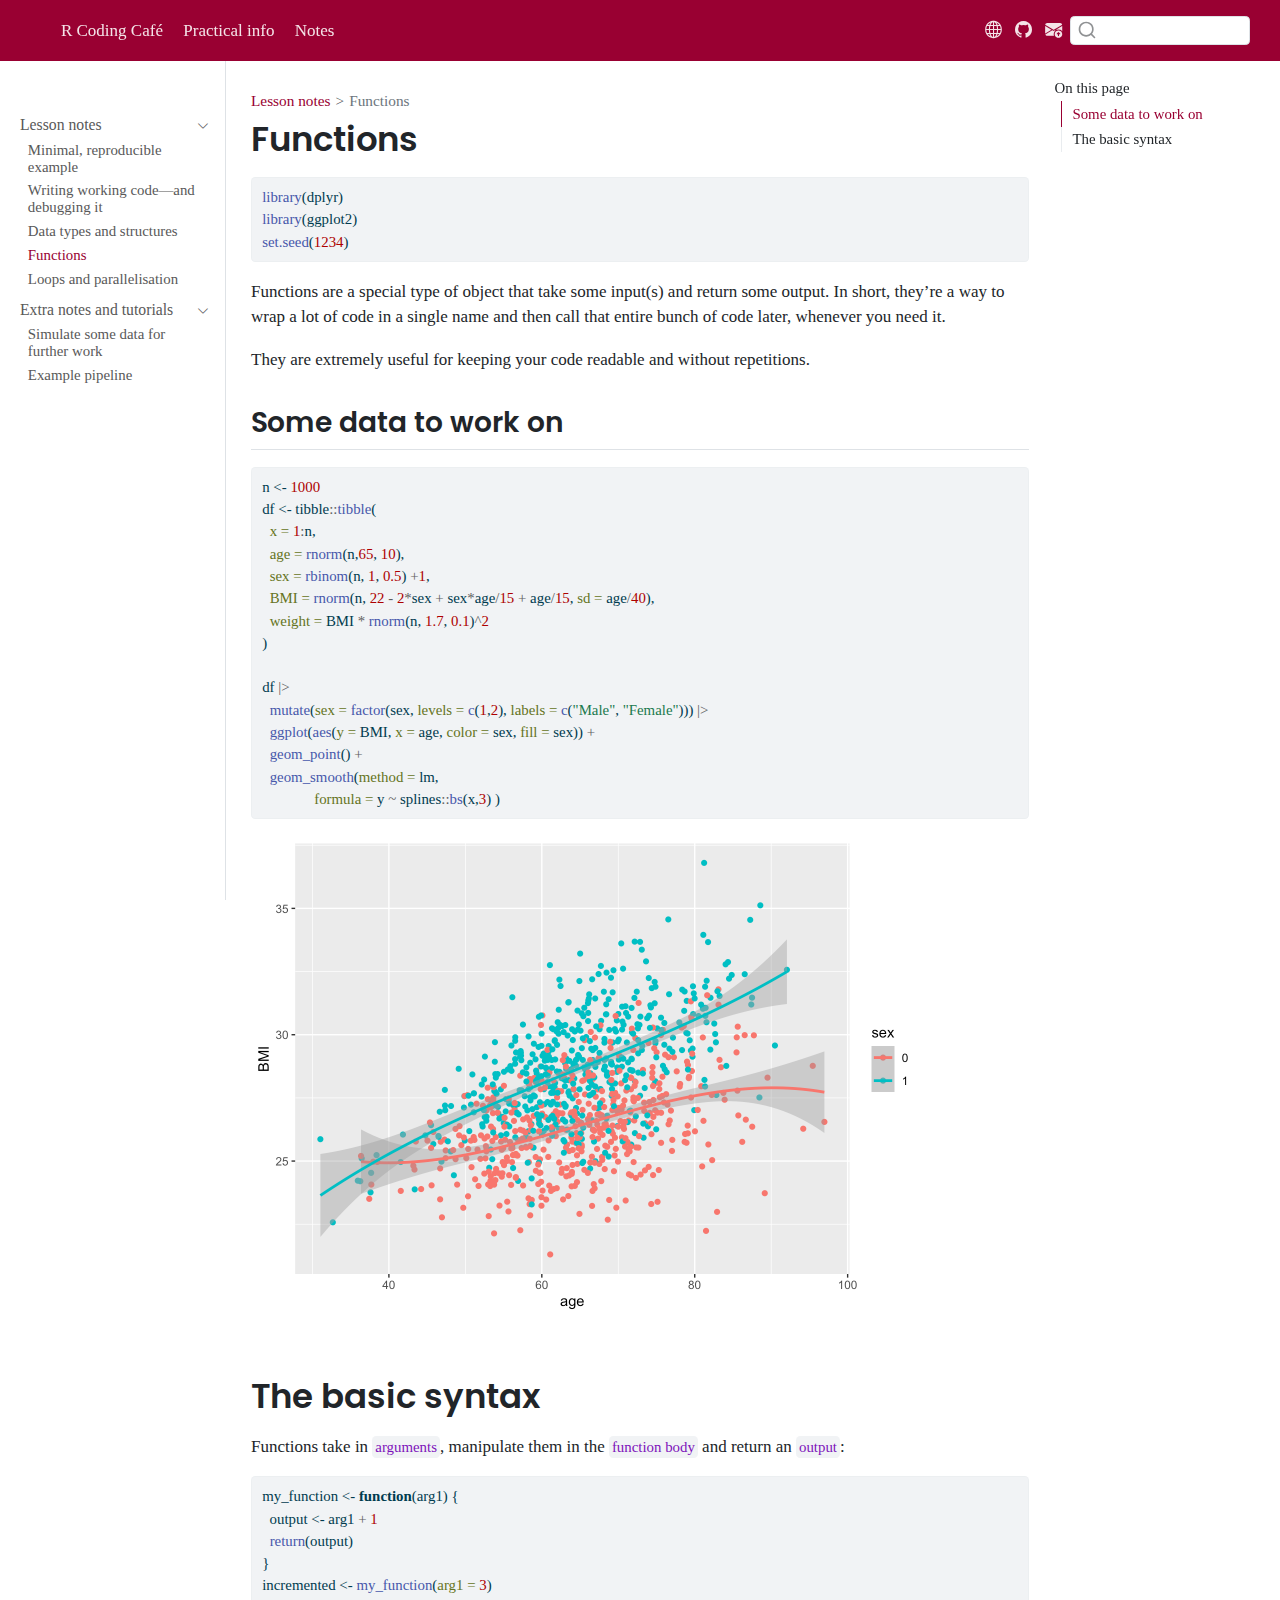
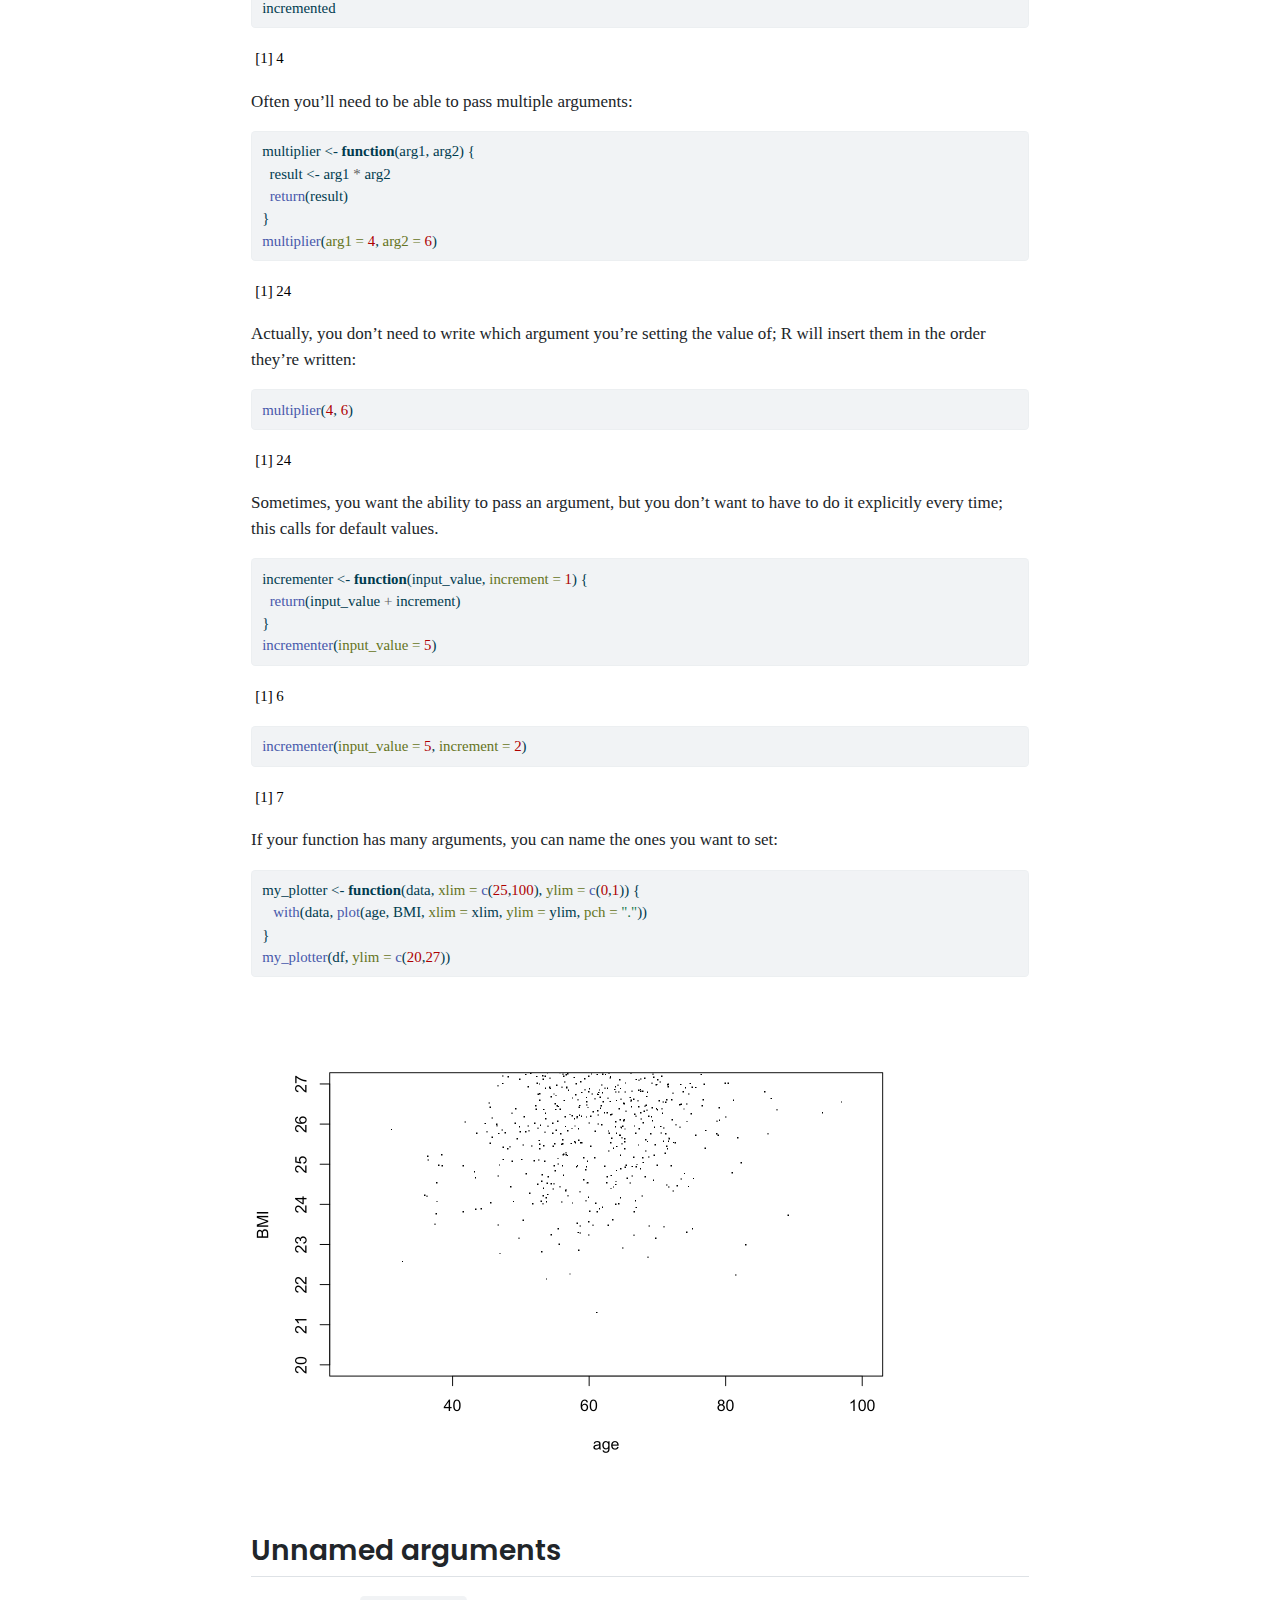
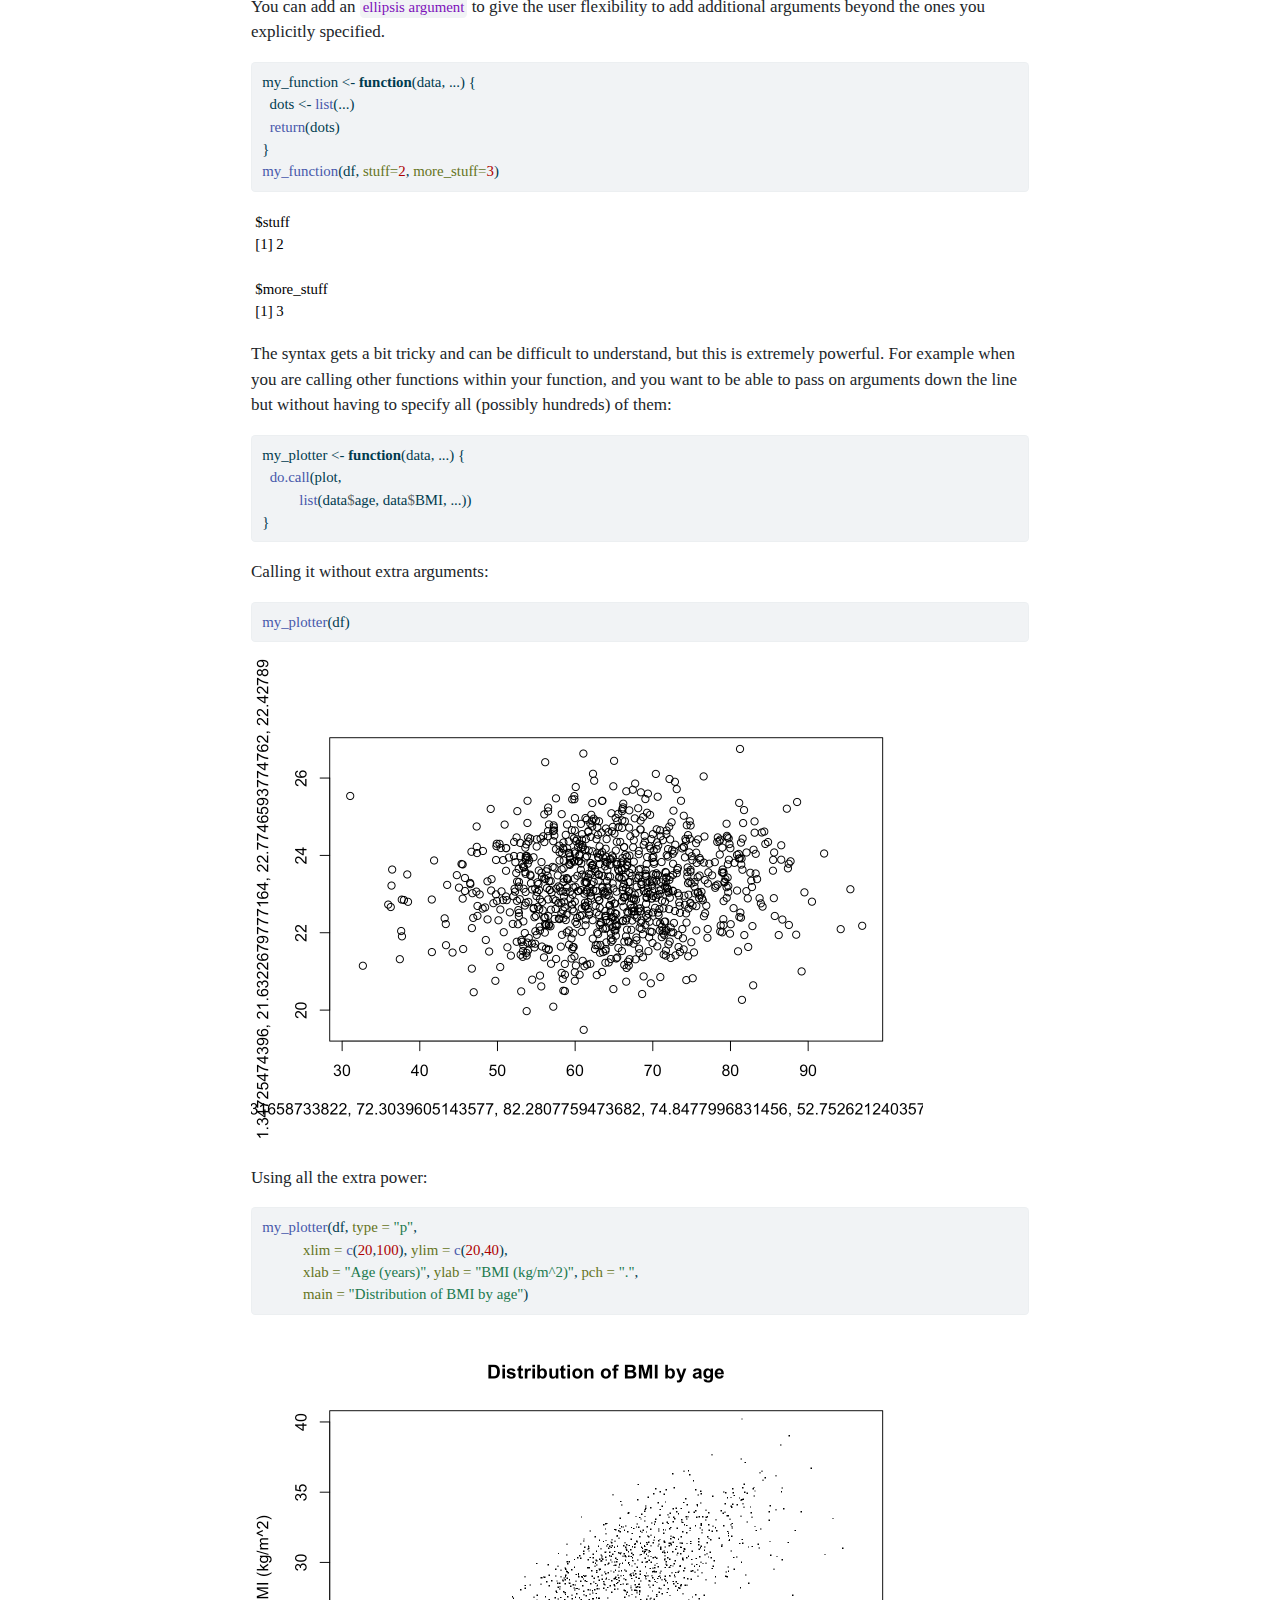
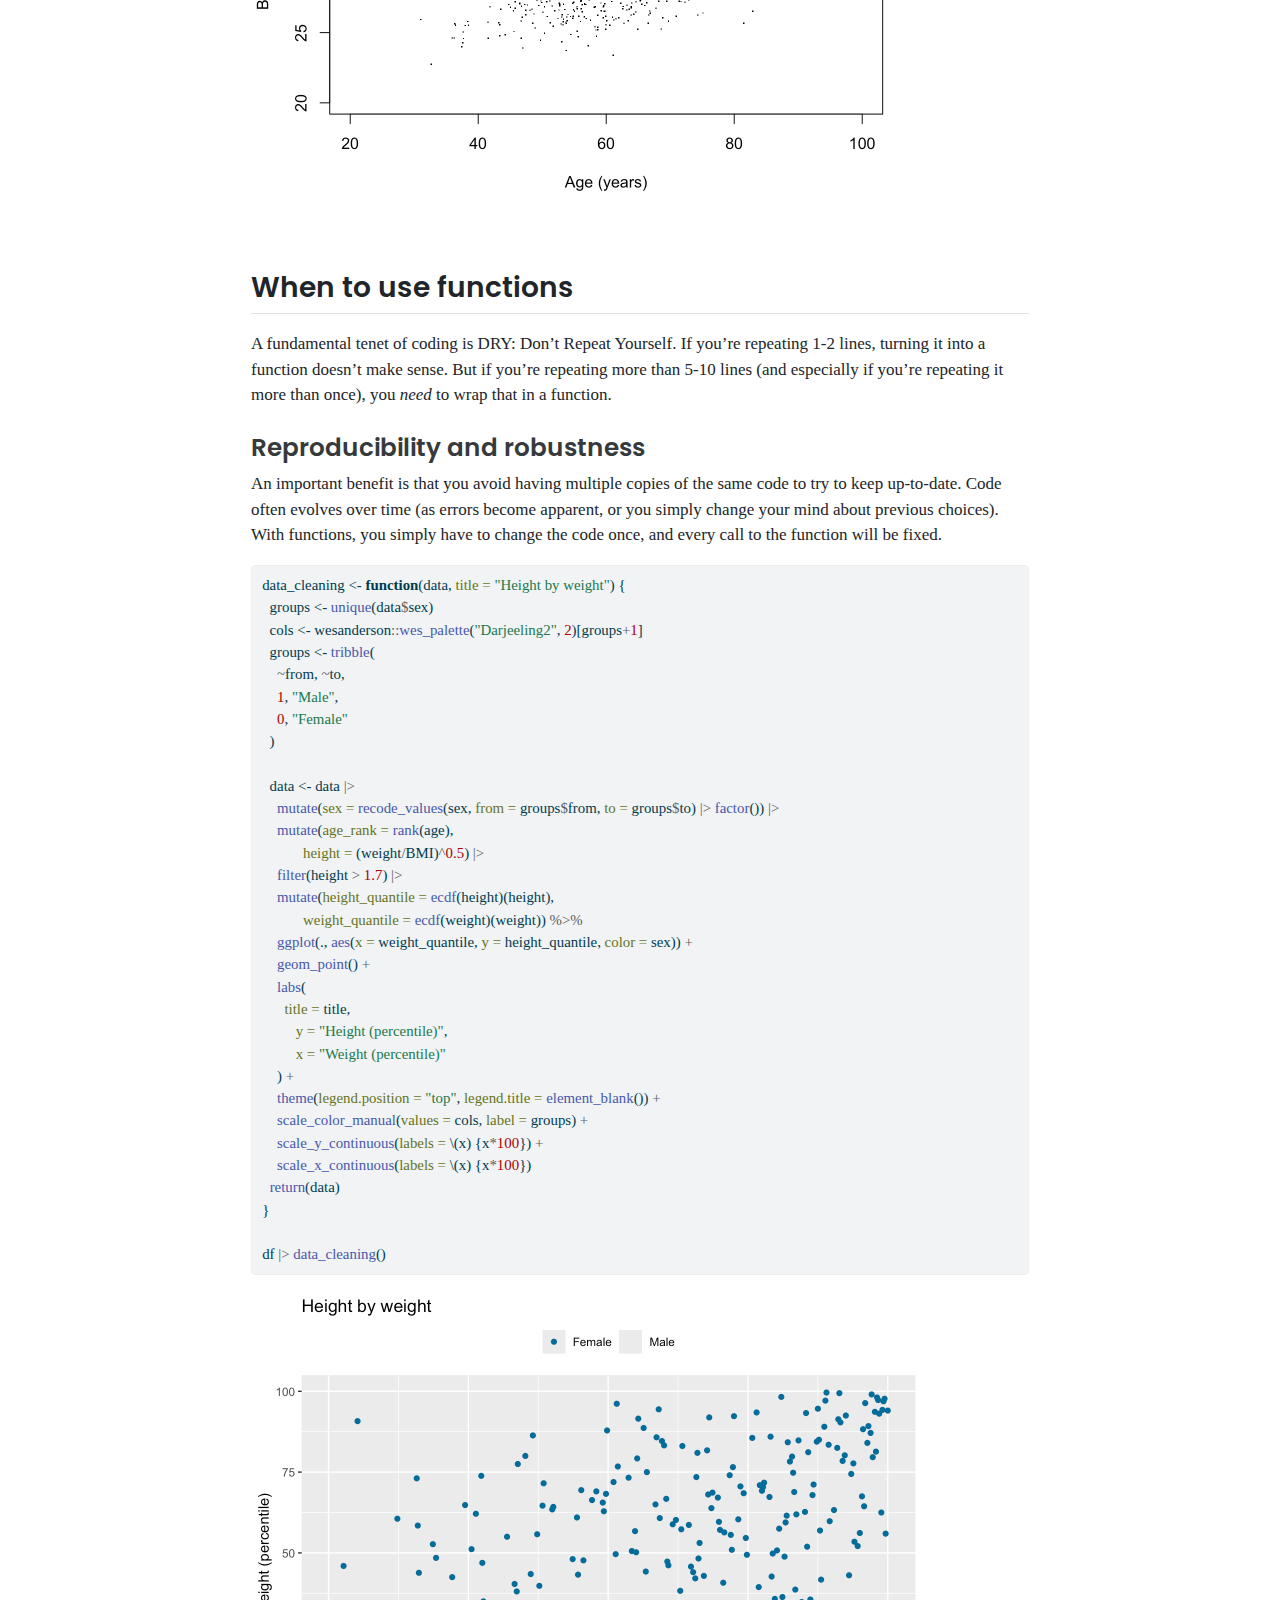
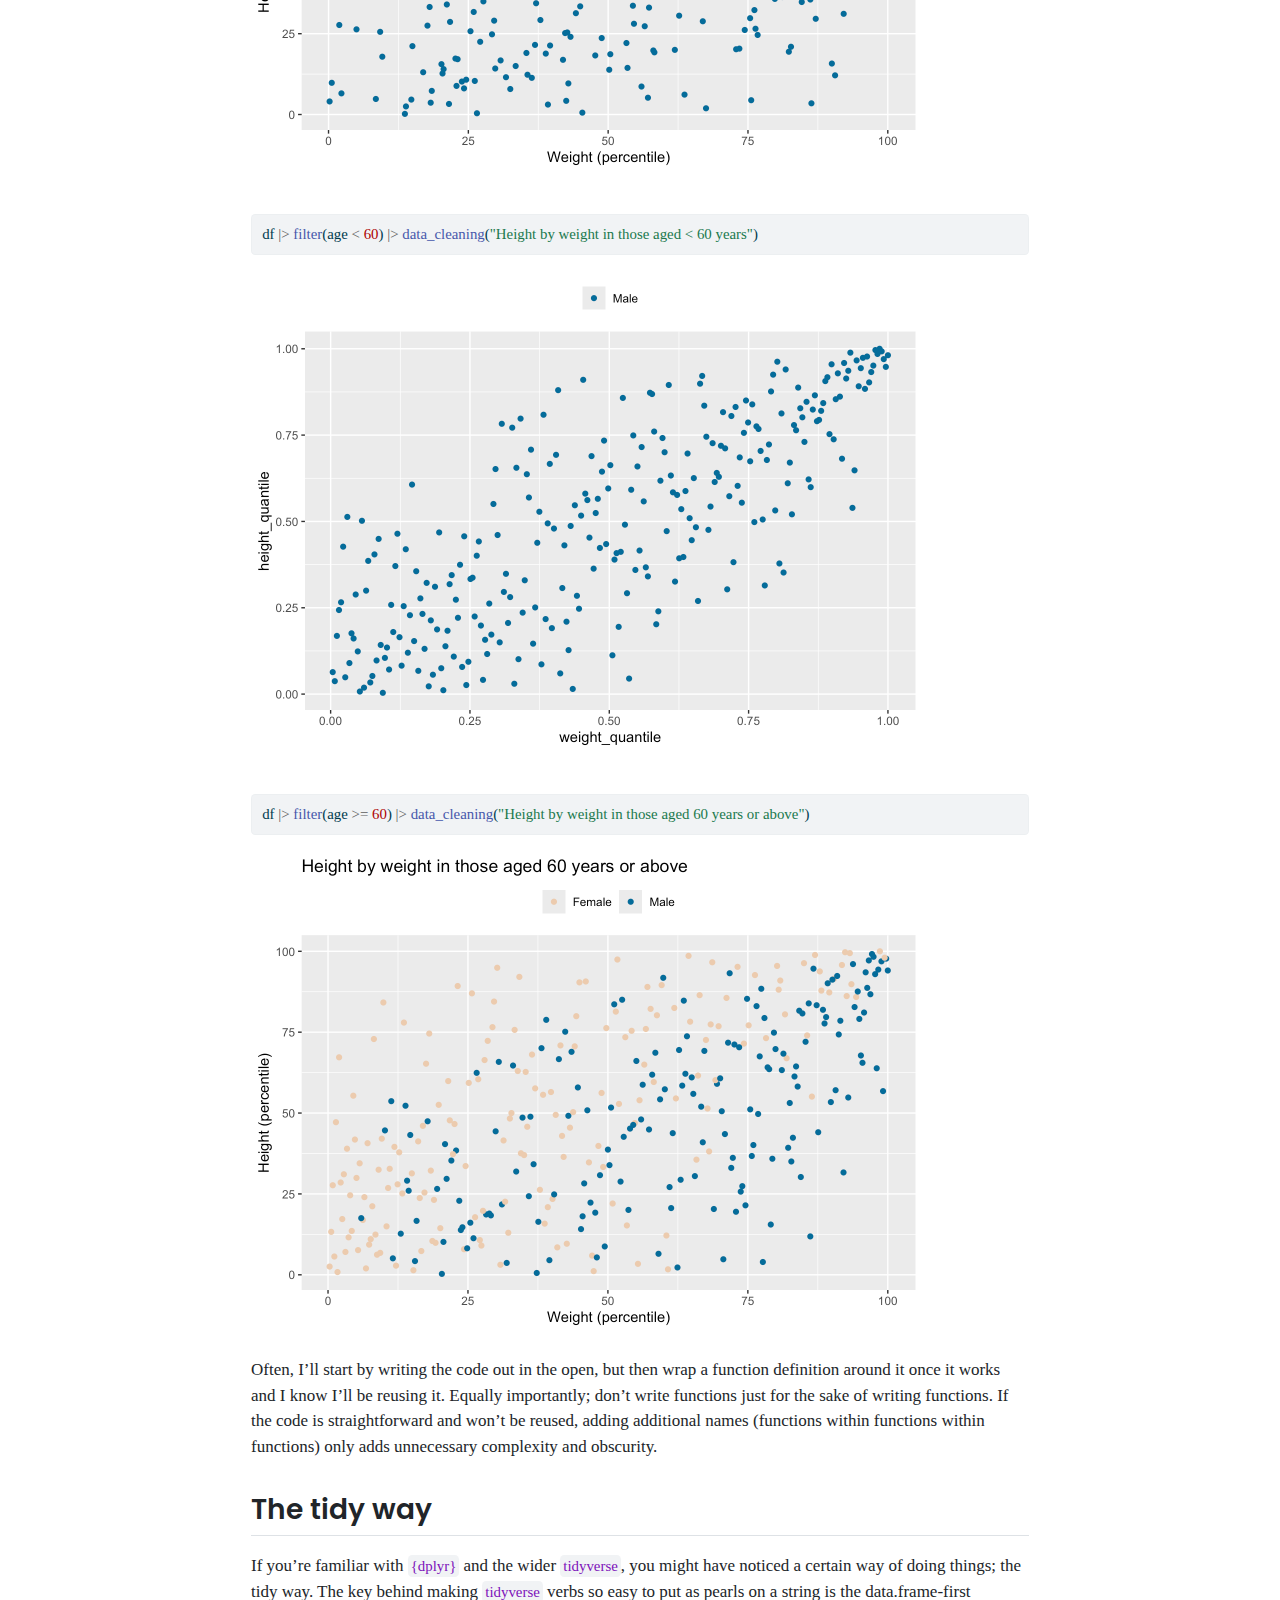
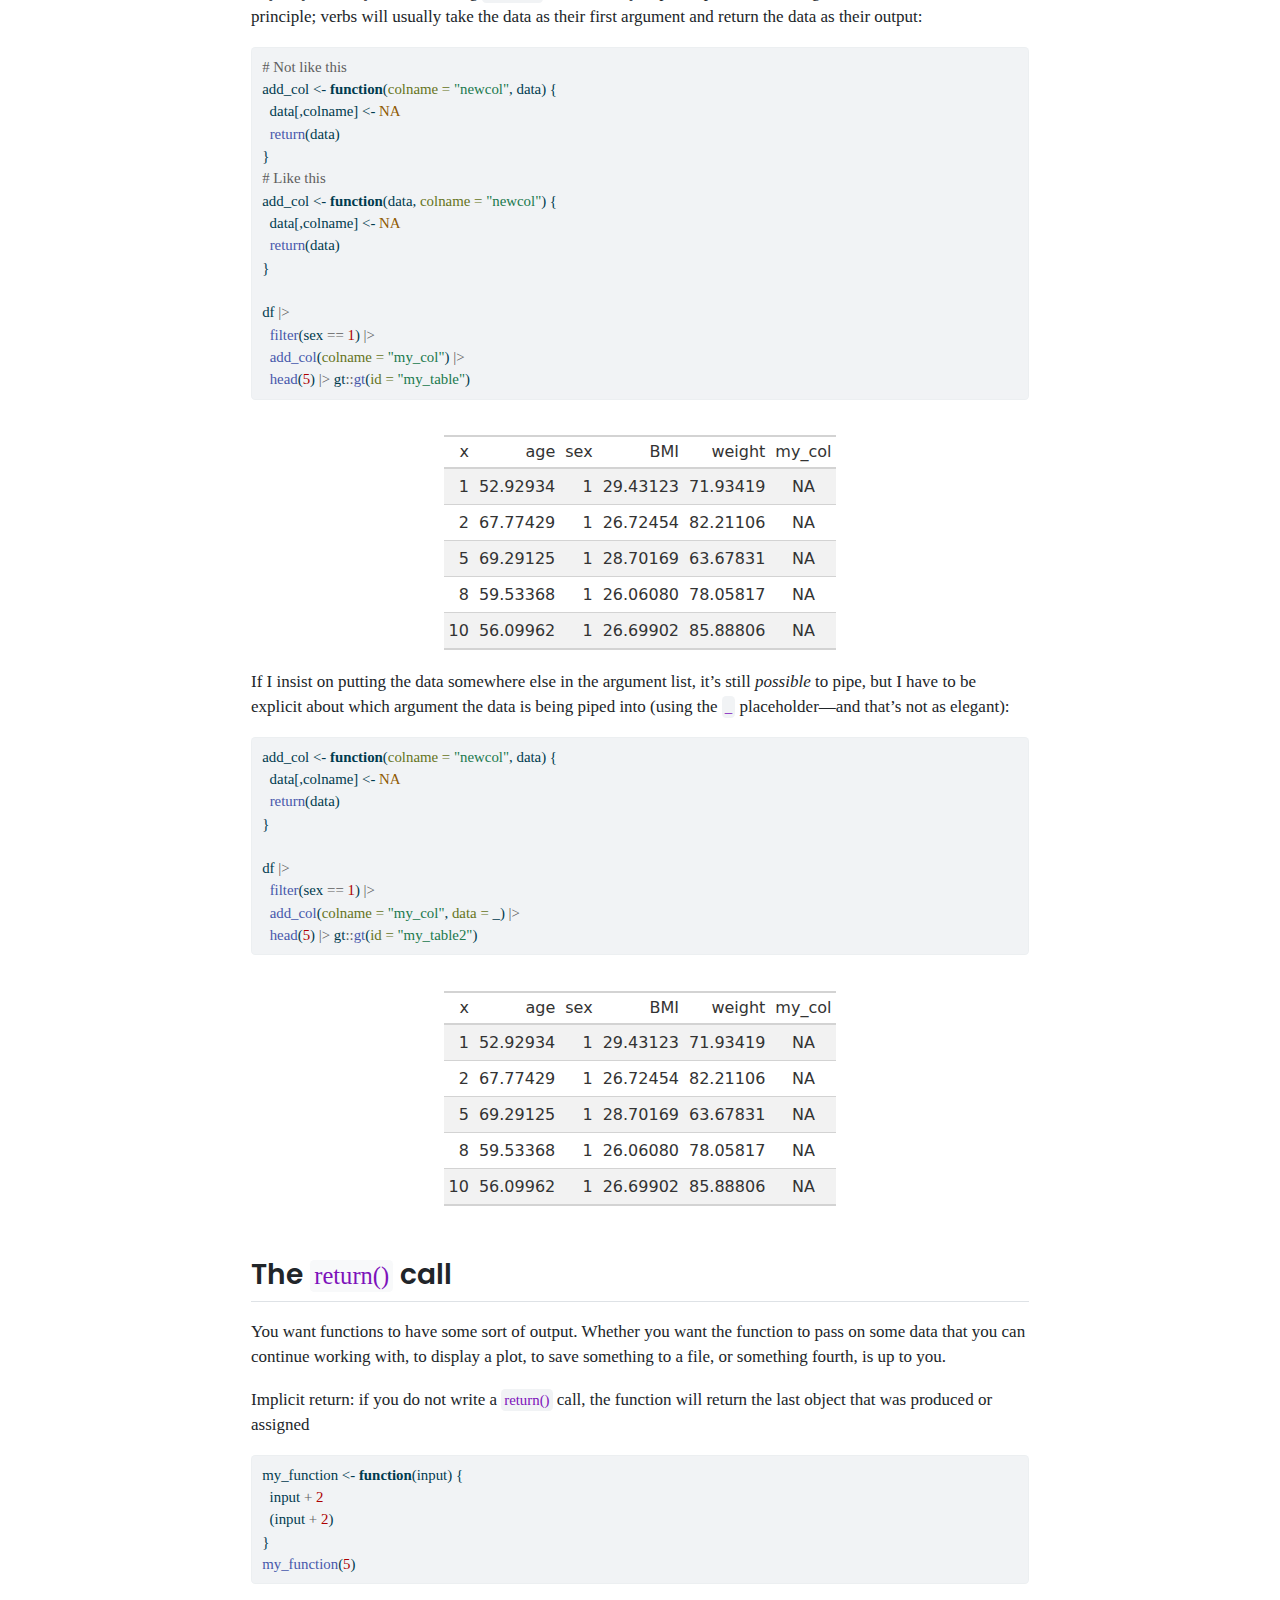
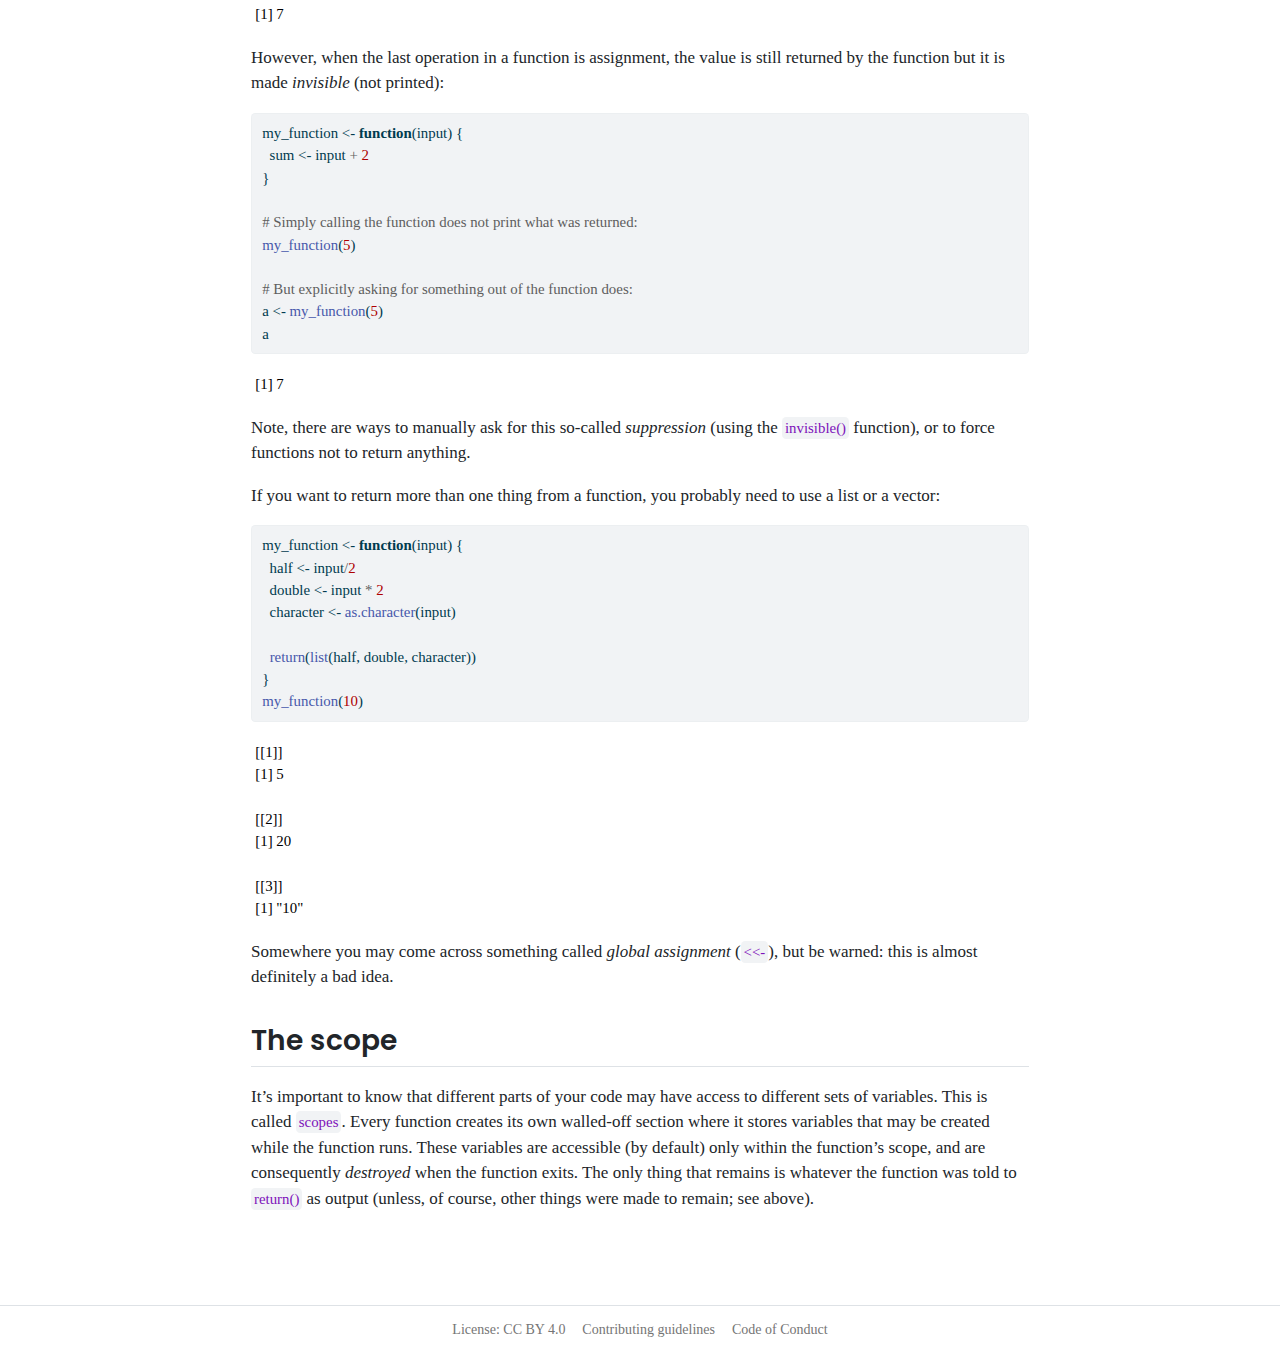
<file: notes/lesson-notes/04-Functions.html>
<!DOCTYPE html>
<html xmlns="http://www.w3.org/1999/xhtml" lang="en" xml:lang="en"><head>

<meta charset="utf-8">
<meta name="generator" content="quarto-1.8.25">

<meta name="viewport" content="width=device-width, initial-scale=1.0, user-scalable=yes">


<title>Functions – ZKA</title>
<style>
code{white-space: pre-wrap;}
span.smallcaps{font-variant: small-caps;}
div.columns{display: flex; gap: min(4vw, 1.5em);}
div.column{flex: auto; overflow-x: auto;}
div.hanging-indent{margin-left: 1.5em; text-indent: -1.5em;}
ul.task-list{list-style: none;}
ul.task-list li input[type="checkbox"] {
  width: 0.8em;
  margin: 0 0.8em 0.2em -1em; /* quarto-specific, see https://github.com/quarto-dev/quarto-cli/issues/4556 */ 
  vertical-align: middle;
}
/* CSS for syntax highlighting */
html { -webkit-text-size-adjust: 100%; }
pre > code.sourceCode { white-space: pre; position: relative; }
pre > code.sourceCode > span { display: inline-block; line-height: 1.25; }
pre > code.sourceCode > span:empty { height: 1.2em; }
.sourceCode { overflow: visible; }
code.sourceCode > span { color: inherit; text-decoration: inherit; }
div.sourceCode { margin: 1em 0; }
pre.sourceCode { margin: 0; }
@media screen {
div.sourceCode { overflow: auto; }
}
@media print {
pre > code.sourceCode { white-space: pre-wrap; }
pre > code.sourceCode > span { text-indent: -5em; padding-left: 5em; }
}
pre.numberSource code
  { counter-reset: source-line 0; }
pre.numberSource code > span
  { position: relative; left: -4em; counter-increment: source-line; }
pre.numberSource code > span > a:first-child::before
  { content: counter(source-line);
    position: relative; left: -1em; text-align: right; vertical-align: baseline;
    border: none; display: inline-block;
    -webkit-touch-callout: none; -webkit-user-select: none;
    -khtml-user-select: none; -moz-user-select: none;
    -ms-user-select: none; user-select: none;
    padding: 0 4px; width: 4em;
  }
pre.numberSource { margin-left: 3em;  padding-left: 4px; }
div.sourceCode
  {   }
@media screen {
pre > code.sourceCode > span > a:first-child::before { text-decoration: underline; }
}
</style>


<script src="../../site_libs/quarto-nav/quarto-nav.js"></script>
<script src="../../site_libs/clipboard/clipboard.min.js"></script>
<script src="../../site_libs/quarto-search/autocomplete.umd.js"></script>
<script src="../../site_libs/quarto-search/fuse.min.js"></script>
<script src="../../site_libs/quarto-search/quarto-search.js"></script>
<meta name="quarto:offset" content="../../">
<script src="../../site_libs/quarto-html/quarto.js" type="module"></script>
<script src="../../site_libs/quarto-html/tabsets/tabsets.js" type="module"></script>
<script src="../../site_libs/quarto-html/axe/axe-check.js" type="module"></script>
<script src="../../site_libs/quarto-html/popper.min.js"></script>
<script src="../../site_libs/quarto-html/tippy.umd.min.js"></script>
<script src="../../site_libs/quarto-html/anchor.min.js"></script>
<link href="../../site_libs/quarto-html/tippy.css" rel="stylesheet">
<link href="../../site_libs/quarto-html/quarto-syntax-highlighting-bca81f4a44bdcac9f2ea5a7007c52c72.css" rel="stylesheet" class="quarto-color-scheme" id="quarto-text-highlighting-styles">
<link href="../../site_libs/quarto-html/quarto-syntax-highlighting-dark-538170d48c3795f1291bb9214db34236.css" rel="stylesheet" class="quarto-color-scheme quarto-color-alternate" id="quarto-text-highlighting-styles">
<link href="../../site_libs/quarto-html/quarto-syntax-highlighting-bca81f4a44bdcac9f2ea5a7007c52c72.css" rel="stylesheet" class="quarto-color-scheme-extra" id="quarto-text-highlighting-styles">
<script src="../../site_libs/bootstrap/bootstrap.min.js"></script>
<link href="../../site_libs/bootstrap/bootstrap-icons.css" rel="stylesheet">
<link href="../../site_libs/bootstrap/bootstrap-58be809aee9e352d4cbc710845b6c930.min.css" rel="stylesheet" append-hash="true" class="quarto-color-scheme" id="quarto-bootstrap" data-mode="light">
<link href="../../site_libs/bootstrap/bootstrap-dark-58be809aee9e352d4cbc710845b6c930.min.css" rel="stylesheet" append-hash="true" class="quarto-color-scheme quarto-color-alternate" id="quarto-bootstrap" data-mode="light">
<link href="../../site_libs/bootstrap/bootstrap-58be809aee9e352d4cbc710845b6c930.min.css" rel="stylesheet" append-hash="true" class="quarto-color-scheme-extra" id="quarto-bootstrap" data-mode="light">
<script id="quarto-search-options" type="application/json">{
  "location": "navbar",
  "copy-button": false,
  "collapse-after": 3,
  "panel-placement": "end",
  "type": "textbox",
  "limit": 50,
  "keyboard-shortcut": [
    "f",
    "/",
    "s"
  ],
  "language": {
    "search-no-results-text": "No results",
    "search-matching-documents-text": "matching documents",
    "search-copy-link-title": "Copy link to search",
    "search-hide-matches-text": "Hide additional matches",
    "search-more-match-text": "more match in this document",
    "search-more-matches-text": "more matches in this document",
    "search-clear-button-title": "Clear",
    "search-text-placeholder": "",
    "search-detached-cancel-button-title": "Cancel",
    "search-submit-button-title": "Submit",
    "search-label": "Search"
  }
}</script>


</head>

<body class="nav-sidebar docked nav-fixed quarto-light">

<div id="quarto-search-results"></div>
  <header id="quarto-header" class="headroom fixed-top">
    <nav class="navbar navbar-expand-lg " data-bs-theme="dark">
      <div class="navbar-container container-fluid">
      <div class="navbar-brand-container mx-auto">
    <a href="../../index.html" class="navbar-brand navbar-brand-logo">
    </a>
    <a class="navbar-brand" href="../../index.html">
    <span class="navbar-title"></span>
    </a>
  </div>
            <div id="quarto-search" class="" title="Search"></div>
          <button class="navbar-toggler" type="button" data-bs-toggle="collapse" data-bs-target="#navbarCollapse" aria-controls="navbarCollapse" role="menu" aria-expanded="false" aria-label="Toggle navigation" onclick="if (window.quartoToggleHeadroom) { window.quartoToggleHeadroom(); }">
  <span class="navbar-toggler-icon"></span>
</button>
          <div class="collapse navbar-collapse" id="navbarCollapse">
            <ul class="navbar-nav navbar-nav-scroll me-auto">
  <li class="nav-item">
    <a class="nav-link active" href="../../index.html" aria-current="page"> 
<span class="menu-text">R Coding Café</span></a>
  </li>  
  <li class="nav-item">
    <a class="nav-link" href="../../practical-info.html"> 
<span class="menu-text">Practical info</span></a>
  </li>  
  <li class="nav-item">
    <a class="nav-link" href="../../notes/lesson-notes/index.html"> 
<span class="menu-text">Notes</span></a>
  </li>  
</ul>
          </div> <!-- /navcollapse -->
            <div class="quarto-navbar-tools tools-wide">
    <a href="https://steno-aarhus.github.io" title="" class="quarto-navigation-tool px-1" aria-label="Globe icon: Link to the Steno Aarhus GitHub landing webpage for all other Steno Aarhus projects"><i class="bi bi-globe"></i></a>
    <a href="https://github.com/steno-aarhus/" title="" class="quarto-navigation-tool px-1" aria-label=""><i class="bi bi-github"></i></a>
    <a href="mailto:contact@zheer.dk" title="" class="quarto-navigation-tool px-1" aria-label=""><i class="bi bi-envelope-arrow-up-fill"></i></a>
</div>
      </div> <!-- /container-fluid -->
    </nav>
  <nav class="quarto-secondary-nav">
    <div class="container-fluid d-flex">
      <button type="button" class="quarto-btn-toggle btn" data-bs-toggle="collapse" role="button" data-bs-target=".quarto-sidebar-collapse-item" aria-controls="quarto-sidebar" aria-expanded="false" aria-label="Toggle sidebar navigation" onclick="if (window.quartoToggleHeadroom) { window.quartoToggleHeadroom(); }">
        <i class="bi bi-layout-text-sidebar-reverse"></i>
      </button>
        <nav class="quarto-page-breadcrumbs" aria-label="breadcrumb"><ol class="breadcrumb"><li class="breadcrumb-item"><a href="../../notes/lesson-notes/index.html">Lesson notes</a></li><li class="breadcrumb-item"><a href="../../notes/lesson-notes/04-Functions.html">Functions</a></li></ol></nav>
        <a class="flex-grow-1" role="navigation" data-bs-toggle="collapse" data-bs-target=".quarto-sidebar-collapse-item" aria-controls="quarto-sidebar" aria-expanded="false" aria-label="Toggle sidebar navigation" onclick="if (window.quartoToggleHeadroom) { window.quartoToggleHeadroom(); }">      
        </a>
    </div>
  </nav>
</header>
<!-- content -->
<div id="quarto-content" class="quarto-container page-columns page-rows-contents page-layout-article page-navbar">
<!-- sidebar -->
  <nav id="quarto-sidebar" class="sidebar collapse collapse-horizontal quarto-sidebar-collapse-item sidebar-navigation docked overflow-auto">
    <div class="pt-lg-2 mt-2 text-left sidebar-header">
      <a href="../../index.html" class="sidebar-logo-link">
      </a>
      </div>
    <div class="sidebar-menu-container"> 
    <ul class="list-unstyled mt-1">
        <li class="sidebar-item sidebar-item-section">
      <div class="sidebar-item-container"> 
            <a href="../../notes/lesson-notes/index.html" class="sidebar-item-text sidebar-link">
 <span class="menu-text">Lesson notes</span></a>
          <a class="sidebar-item-toggle text-start" data-bs-toggle="collapse" data-bs-target="#quarto-sidebar-section-1" role="navigation" aria-expanded="true" aria-label="Toggle section">
            <i class="bi bi-chevron-right ms-2"></i>
          </a> 
      </div>
      <ul id="quarto-sidebar-section-1" class="collapse list-unstyled sidebar-section depth1 show">  
          <li class="sidebar-item">
  <div class="sidebar-item-container"> 
  <a href="../../notes/lesson-notes/01-Minimal-Reproducible-Example.html" class="sidebar-item-text sidebar-link">
 <span class="menu-text">Minimal, reproducible example</span></a>
  </div>
</li>
          <li class="sidebar-item">
  <div class="sidebar-item-container"> 
  <a href="../../notes/lesson-notes/02-Debugging.html" class="sidebar-item-text sidebar-link">
 <span class="menu-text">Writing working code—and debugging it</span></a>
  </div>
</li>
          <li class="sidebar-item">
  <div class="sidebar-item-container"> 
  <a href="../../notes/lesson-notes/03-Data-Types.html" class="sidebar-item-text sidebar-link">
 <span class="menu-text">Data types and structures</span></a>
  </div>
</li>
          <li class="sidebar-item">
  <div class="sidebar-item-container"> 
  <a href="../../notes/lesson-notes/04-Functions.html" class="sidebar-item-text sidebar-link active">
 <span class="menu-text">Functions</span></a>
  </div>
</li>
          <li class="sidebar-item">
  <div class="sidebar-item-container"> 
  <a href="../../notes/lesson-notes/05-Loops.html" class="sidebar-item-text sidebar-link">
 <span class="menu-text">Loops and parallelisation</span></a>
  </div>
</li>
      </ul>
  </li>
        <li class="sidebar-item sidebar-item-section">
      <div class="sidebar-item-container"> 
            <a href="../../notes/extra/index.html" class="sidebar-item-text sidebar-link">
 <span class="menu-text">Extra notes and tutorials</span></a>
          <a class="sidebar-item-toggle text-start" data-bs-toggle="collapse" data-bs-target="#quarto-sidebar-section-2" role="navigation" aria-expanded="true" aria-label="Toggle section">
            <i class="bi bi-chevron-right ms-2"></i>
          </a> 
      </div>
      <ul id="quarto-sidebar-section-2" class="collapse list-unstyled sidebar-section depth1 show">  
          <li class="sidebar-item">
  <div class="sidebar-item-container"> 
  <a href="../../notes/extra/0-simulate-data.html" class="sidebar-item-text sidebar-link">
 <span class="menu-text">Simulate some data for further work</span></a>
  </div>
</li>
          <li class="sidebar-item">
  <div class="sidebar-item-container"> 
  <a href="../../notes/extra/1-example-pipeline.html" class="sidebar-item-text sidebar-link">
 <span class="menu-text">Example pipeline</span></a>
  </div>
</li>
      </ul>
  </li>
    </ul>
    </div>
</nav>
<div id="quarto-sidebar-glass" class="quarto-sidebar-collapse-item" data-bs-toggle="collapse" data-bs-target=".quarto-sidebar-collapse-item"></div>
<!-- margin-sidebar -->
    <div id="quarto-margin-sidebar" class="sidebar margin-sidebar">
        <nav id="TOC" role="doc-toc" class="toc-active">
    <h2 id="toc-title">On this page</h2>
   
  <ul>
  <li><a href="#some-data-to-work-on" id="toc-some-data-to-work-on" class="nav-link active" data-scroll-target="#some-data-to-work-on">Some data to work on</a></li>
  <li><a href="#the-basic-syntax" id="toc-the-basic-syntax" class="nav-link" data-scroll-target="#the-basic-syntax">The basic syntax</a>
  <ul class="collapse">
  <li><a href="#unnamed-arguments" id="toc-unnamed-arguments" class="nav-link" data-scroll-target="#unnamed-arguments">Unnamed arguments</a></li>
  <li><a href="#when-to-use-functions" id="toc-when-to-use-functions" class="nav-link" data-scroll-target="#when-to-use-functions">When to use functions</a>
  <ul class="collapse">
  <li><a href="#reproducibility-and-robustness" id="toc-reproducibility-and-robustness" class="nav-link" data-scroll-target="#reproducibility-and-robustness">Reproducibility and robustness</a></li>
  </ul></li>
  <li><a href="#the-tidy-way" id="toc-the-tidy-way" class="nav-link" data-scroll-target="#the-tidy-way">The tidy way</a></li>
  <li><a href="#the-return-call" id="toc-the-return-call" class="nav-link" data-scroll-target="#the-return-call">The <code>return()</code> call</a></li>
  <li><a href="#the-scope" id="toc-the-scope" class="nav-link" data-scroll-target="#the-scope">The scope</a></li>
  </ul></li>
  </ul>
</nav>
    </div>
<!-- main -->
<main class="content" id="quarto-document-content">

<header id="title-block-header" class="quarto-title-block default"><nav class="quarto-page-breadcrumbs quarto-title-breadcrumbs d-none d-lg-block" aria-label="breadcrumb"><ol class="breadcrumb"><li class="breadcrumb-item"><a href="../../notes/lesson-notes/index.html">Lesson notes</a></li><li class="breadcrumb-item"><a href="../../notes/lesson-notes/04-Functions.html">Functions</a></li></ol></nav>
<div class="quarto-title">
<h1 class="title">Functions</h1>
</div>



<div class="quarto-title-meta">

    
  
    
  </div>
  


</header>


<div class="cell">
<div class="code-copy-outer-scaffold"><div class="sourceCode cell-code" id="cb1"><pre class="sourceCode r code-with-copy"><code class="sourceCode r"><span id="cb1-1"><a href="#cb1-1" aria-hidden="true" tabindex="-1"></a><span class="fu">library</span>(dplyr)</span>
<span id="cb1-2"><a href="#cb1-2" aria-hidden="true" tabindex="-1"></a><span class="fu">library</span>(ggplot2)</span>
<span id="cb1-3"><a href="#cb1-3" aria-hidden="true" tabindex="-1"></a><span class="fu">set.seed</span>(<span class="dv">1234</span>)</span></code></pre></div><button title="Copy to Clipboard" class="code-copy-button"><i class="bi"></i></button></div>
</div>
<p>Functions are a special type of object that take some input(s) and return some output. In short, they’re a way to wrap a lot of code in a single name and then call that entire bunch of code later, whenever you need it.</p>
<p>They are extremely useful for keeping your code readable and without repetitions.</p>
<section id="some-data-to-work-on" class="level2">
<h2 class="anchored" data-anchor-id="some-data-to-work-on">Some data to work on</h2>
<div class="cell">
<div class="code-copy-outer-scaffold"><div class="sourceCode cell-code" id="cb2"><pre class="sourceCode r code-with-copy"><code class="sourceCode r"><span id="cb2-1"><a href="#cb2-1" aria-hidden="true" tabindex="-1"></a>n <span class="ot">&lt;-</span> <span class="dv">1000</span></span>
<span id="cb2-2"><a href="#cb2-2" aria-hidden="true" tabindex="-1"></a>df <span class="ot">&lt;-</span> tibble<span class="sc">::</span><span class="fu">tibble</span>(</span>
<span id="cb2-3"><a href="#cb2-3" aria-hidden="true" tabindex="-1"></a>  <span class="at">x =</span> <span class="dv">1</span><span class="sc">:</span>n,</span>
<span id="cb2-4"><a href="#cb2-4" aria-hidden="true" tabindex="-1"></a>  <span class="at">age =</span> <span class="fu">rnorm</span>(n,<span class="dv">65</span>, <span class="dv">10</span>),</span>
<span id="cb2-5"><a href="#cb2-5" aria-hidden="true" tabindex="-1"></a>  <span class="at">sex =</span> <span class="fu">rbinom</span>(n, <span class="dv">1</span>, <span class="fl">0.5</span>) <span class="sc">+</span><span class="dv">1</span>,</span>
<span id="cb2-6"><a href="#cb2-6" aria-hidden="true" tabindex="-1"></a>  <span class="at">BMI =</span> <span class="fu">rnorm</span>(n, <span class="dv">22</span> <span class="sc">-</span> <span class="dv">2</span><span class="sc">*</span>sex <span class="sc">+</span> sex<span class="sc">*</span>age<span class="sc">/</span><span class="dv">15</span> <span class="sc">+</span> age<span class="sc">/</span><span class="dv">15</span>, <span class="at">sd =</span> age<span class="sc">/</span><span class="dv">40</span>),</span>
<span id="cb2-7"><a href="#cb2-7" aria-hidden="true" tabindex="-1"></a>  <span class="at">weight =</span> BMI <span class="sc">*</span> <span class="fu">rnorm</span>(n, <span class="fl">1.7</span>, <span class="fl">0.1</span>)<span class="sc">^</span><span class="dv">2</span></span>
<span id="cb2-8"><a href="#cb2-8" aria-hidden="true" tabindex="-1"></a>)</span>
<span id="cb2-9"><a href="#cb2-9" aria-hidden="true" tabindex="-1"></a></span>
<span id="cb2-10"><a href="#cb2-10" aria-hidden="true" tabindex="-1"></a>df <span class="sc">|&gt;</span> </span>
<span id="cb2-11"><a href="#cb2-11" aria-hidden="true" tabindex="-1"></a>  <span class="fu">mutate</span>(<span class="at">sex =</span> <span class="fu">factor</span>(sex, <span class="at">levels =</span> <span class="fu">c</span>(<span class="dv">1</span>,<span class="dv">2</span>), <span class="at">labels =</span> <span class="fu">c</span>(<span class="st">"Male"</span>, <span class="st">"Female"</span>))) <span class="sc">|&gt;</span> </span>
<span id="cb2-12"><a href="#cb2-12" aria-hidden="true" tabindex="-1"></a>  <span class="fu">ggplot</span>(<span class="fu">aes</span>(<span class="at">y =</span> BMI, <span class="at">x =</span> age, <span class="at">color =</span> sex, <span class="at">fill =</span> sex)) <span class="sc">+</span> </span>
<span id="cb2-13"><a href="#cb2-13" aria-hidden="true" tabindex="-1"></a>  <span class="fu">geom_point</span>() <span class="sc">+</span> </span>
<span id="cb2-14"><a href="#cb2-14" aria-hidden="true" tabindex="-1"></a>  <span class="fu">geom_smooth</span>(<span class="at">method =</span> lm, </span>
<span id="cb2-15"><a href="#cb2-15" aria-hidden="true" tabindex="-1"></a>              <span class="at">formula =</span> y <span class="sc">~</span> splines<span class="sc">::</span><span class="fu">bs</span>(x,<span class="dv">3</span>) )</span></code></pre></div><button title="Copy to Clipboard" class="code-copy-button"><i class="bi"></i></button></div>
<div class="cell-output-display">
<div>
<figure class="figure">
<p><img src="04-Functions_files/figure-html/unnamed-chunk-2-1.png" class="img-fluid figure-img" width="672"></p>
</figure>
</div>
</div>
</div>
</section>
<section id="the-basic-syntax" class="level1">
<h1>The basic syntax</h1>
<p>Functions take in <code>arguments</code>, manipulate them in the <code>function body</code> and return an <code>output</code>:</p>
<div class="cell">
<div class="code-copy-outer-scaffold"><div class="sourceCode cell-code" id="cb3"><pre class="sourceCode r code-with-copy"><code class="sourceCode r"><span id="cb3-1"><a href="#cb3-1" aria-hidden="true" tabindex="-1"></a>my_function <span class="ot">&lt;-</span> <span class="cf">function</span>(arg1) {</span>
<span id="cb3-2"><a href="#cb3-2" aria-hidden="true" tabindex="-1"></a>  output <span class="ot">&lt;-</span> arg1 <span class="sc">+</span> <span class="dv">1</span></span>
<span id="cb3-3"><a href="#cb3-3" aria-hidden="true" tabindex="-1"></a>  <span class="fu">return</span>(output)</span>
<span id="cb3-4"><a href="#cb3-4" aria-hidden="true" tabindex="-1"></a>}</span>
<span id="cb3-5"><a href="#cb3-5" aria-hidden="true" tabindex="-1"></a>incremented <span class="ot">&lt;-</span> <span class="fu">my_function</span>(<span class="at">arg1 =</span> <span class="dv">3</span>)</span>
<span id="cb3-6"><a href="#cb3-6" aria-hidden="true" tabindex="-1"></a>incremented</span></code></pre></div><button title="Copy to Clipboard" class="code-copy-button"><i class="bi"></i></button></div>
<div class="cell-output cell-output-stdout">
<pre><code>[1] 4</code></pre>
</div>
</div>
<p>Often you’ll need to be able to pass multiple arguments:</p>
<div class="cell">
<div class="code-copy-outer-scaffold"><div class="sourceCode cell-code" id="cb5"><pre class="sourceCode r code-with-copy"><code class="sourceCode r"><span id="cb5-1"><a href="#cb5-1" aria-hidden="true" tabindex="-1"></a>multiplier <span class="ot">&lt;-</span> <span class="cf">function</span>(arg1, arg2) {</span>
<span id="cb5-2"><a href="#cb5-2" aria-hidden="true" tabindex="-1"></a>  result <span class="ot">&lt;-</span> arg1 <span class="sc">*</span> arg2</span>
<span id="cb5-3"><a href="#cb5-3" aria-hidden="true" tabindex="-1"></a>  <span class="fu">return</span>(result)</span>
<span id="cb5-4"><a href="#cb5-4" aria-hidden="true" tabindex="-1"></a>}</span>
<span id="cb5-5"><a href="#cb5-5" aria-hidden="true" tabindex="-1"></a><span class="fu">multiplier</span>(<span class="at">arg1 =</span> <span class="dv">4</span>, <span class="at">arg2 =</span> <span class="dv">6</span>)</span></code></pre></div><button title="Copy to Clipboard" class="code-copy-button"><i class="bi"></i></button></div>
<div class="cell-output cell-output-stdout">
<pre><code>[1] 24</code></pre>
</div>
</div>
<p>Actually, you don’t need to write which argument you’re setting the value of; R will insert them in the order they’re written:</p>
<div class="cell">
<div class="code-copy-outer-scaffold"><div class="sourceCode cell-code" id="cb7"><pre class="sourceCode r code-with-copy"><code class="sourceCode r"><span id="cb7-1"><a href="#cb7-1" aria-hidden="true" tabindex="-1"></a><span class="fu">multiplier</span>(<span class="dv">4</span>, <span class="dv">6</span>)</span></code></pre></div><button title="Copy to Clipboard" class="code-copy-button"><i class="bi"></i></button></div>
<div class="cell-output cell-output-stdout">
<pre><code>[1] 24</code></pre>
</div>
</div>
<p>Sometimes, you want the ability to pass an argument, but you don’t want to have to do it explicitly every time; this calls for default values.</p>
<div class="cell">
<div class="code-copy-outer-scaffold"><div class="sourceCode cell-code" id="cb9"><pre class="sourceCode r code-with-copy"><code class="sourceCode r"><span id="cb9-1"><a href="#cb9-1" aria-hidden="true" tabindex="-1"></a>incrementer <span class="ot">&lt;-</span> <span class="cf">function</span>(input_value, <span class="at">increment =</span> <span class="dv">1</span>) {</span>
<span id="cb9-2"><a href="#cb9-2" aria-hidden="true" tabindex="-1"></a>  <span class="fu">return</span>(input_value <span class="sc">+</span> increment)</span>
<span id="cb9-3"><a href="#cb9-3" aria-hidden="true" tabindex="-1"></a>}</span>
<span id="cb9-4"><a href="#cb9-4" aria-hidden="true" tabindex="-1"></a><span class="fu">incrementer</span>(<span class="at">input_value =</span> <span class="dv">5</span>)</span></code></pre></div><button title="Copy to Clipboard" class="code-copy-button"><i class="bi"></i></button></div>
<div class="cell-output cell-output-stdout">
<pre><code>[1] 6</code></pre>
</div>
<div class="code-copy-outer-scaffold"><div class="sourceCode cell-code" id="cb11"><pre class="sourceCode r code-with-copy"><code class="sourceCode r"><span id="cb11-1"><a href="#cb11-1" aria-hidden="true" tabindex="-1"></a><span class="fu">incrementer</span>(<span class="at">input_value =</span> <span class="dv">5</span>, <span class="at">increment =</span> <span class="dv">2</span>)</span></code></pre></div><button title="Copy to Clipboard" class="code-copy-button"><i class="bi"></i></button></div>
<div class="cell-output cell-output-stdout">
<pre><code>[1] 7</code></pre>
</div>
</div>
<p>If your function has many arguments, you can name the ones you want to set:</p>
<div class="cell">
<div class="code-copy-outer-scaffold"><div class="sourceCode cell-code" id="cb13"><pre class="sourceCode r code-with-copy"><code class="sourceCode r"><span id="cb13-1"><a href="#cb13-1" aria-hidden="true" tabindex="-1"></a>my_plotter <span class="ot">&lt;-</span> <span class="cf">function</span>(data, <span class="at">xlim =</span> <span class="fu">c</span>(<span class="dv">25</span>,<span class="dv">100</span>), <span class="at">ylim =</span> <span class="fu">c</span>(<span class="dv">0</span>,<span class="dv">1</span>)) {</span>
<span id="cb13-2"><a href="#cb13-2" aria-hidden="true" tabindex="-1"></a>   <span class="fu">with</span>(data, <span class="fu">plot</span>(age, BMI, <span class="at">xlim =</span> xlim, <span class="at">ylim =</span> ylim, <span class="at">pch =</span> <span class="st">"."</span>))</span>
<span id="cb13-3"><a href="#cb13-3" aria-hidden="true" tabindex="-1"></a>}</span>
<span id="cb13-4"><a href="#cb13-4" aria-hidden="true" tabindex="-1"></a><span class="fu">my_plotter</span>(df, <span class="at">ylim =</span> <span class="fu">c</span>(<span class="dv">20</span>,<span class="dv">27</span>))</span></code></pre></div><button title="Copy to Clipboard" class="code-copy-button"><i class="bi"></i></button></div>
<div class="cell-output-display">
<div>
<figure class="figure">
<p><img src="04-Functions_files/figure-html/unnamed-chunk-7-1.png" class="img-fluid figure-img" width="672"></p>
</figure>
</div>
</div>
</div>
<section id="unnamed-arguments" class="level2">
<h2 class="anchored" data-anchor-id="unnamed-arguments">Unnamed arguments</h2>
<p>You can add an <code>ellipsis argument</code> to give the user flexibility to add additional arguments beyond the ones you explicitly specified.</p>
<div class="cell">
<div class="code-copy-outer-scaffold"><div class="sourceCode cell-code" id="cb14"><pre class="sourceCode r code-with-copy"><code class="sourceCode r"><span id="cb14-1"><a href="#cb14-1" aria-hidden="true" tabindex="-1"></a>my_function <span class="ot">&lt;-</span> <span class="cf">function</span>(data, ...) {</span>
<span id="cb14-2"><a href="#cb14-2" aria-hidden="true" tabindex="-1"></a>  dots <span class="ot">&lt;-</span> <span class="fu">list</span>(...)</span>
<span id="cb14-3"><a href="#cb14-3" aria-hidden="true" tabindex="-1"></a>  <span class="fu">return</span>(dots)</span>
<span id="cb14-4"><a href="#cb14-4" aria-hidden="true" tabindex="-1"></a>}</span>
<span id="cb14-5"><a href="#cb14-5" aria-hidden="true" tabindex="-1"></a><span class="fu">my_function</span>(df, <span class="at">stuff=</span><span class="dv">2</span>, <span class="at">more_stuff=</span><span class="dv">3</span>)</span></code></pre></div><button title="Copy to Clipboard" class="code-copy-button"><i class="bi"></i></button></div>
<div class="cell-output cell-output-stdout">
<pre><code>$stuff
[1] 2

$more_stuff
[1] 3</code></pre>
</div>
</div>
<p>The syntax gets a bit tricky and can be difficult to understand, but this is extremely powerful. For example when you are calling other functions within your function, and you want to be able to pass on arguments down the line but without having to specify all (possibly hundreds) of them:</p>
<div class="cell">
<div class="code-copy-outer-scaffold"><div class="sourceCode cell-code" id="cb16"><pre class="sourceCode r code-with-copy"><code class="sourceCode r"><span id="cb16-1"><a href="#cb16-1" aria-hidden="true" tabindex="-1"></a>my_plotter <span class="ot">&lt;-</span> <span class="cf">function</span>(data, ...) {</span>
<span id="cb16-2"><a href="#cb16-2" aria-hidden="true" tabindex="-1"></a>  <span class="fu">do.call</span>(plot, </span>
<span id="cb16-3"><a href="#cb16-3" aria-hidden="true" tabindex="-1"></a>          <span class="fu">list</span>(data<span class="sc">$</span>age, data<span class="sc">$</span>BMI, ...))</span>
<span id="cb16-4"><a href="#cb16-4" aria-hidden="true" tabindex="-1"></a>}</span></code></pre></div><button title="Copy to Clipboard" class="code-copy-button"><i class="bi"></i></button></div>
</div>
<p>Calling it without extra arguments:</p>
<div class="cell">
<div class="code-copy-outer-scaffold"><div class="sourceCode cell-code" id="cb17"><pre class="sourceCode r code-with-copy"><code class="sourceCode r"><span id="cb17-1"><a href="#cb17-1" aria-hidden="true" tabindex="-1"></a><span class="fu">my_plotter</span>(df)</span></code></pre></div><button title="Copy to Clipboard" class="code-copy-button"><i class="bi"></i></button></div>
<div class="cell-output-display">
<div>
<figure class="figure">
<p><img src="04-Functions_files/figure-html/unnamed-chunk-10-1.png" class="img-fluid figure-img" width="672"></p>
</figure>
</div>
</div>
</div>
<p>Using all the extra power:</p>
<div class="cell">
<div class="code-copy-outer-scaffold"><div class="sourceCode cell-code" id="cb18"><pre class="sourceCode r code-with-copy"><code class="sourceCode r"><span id="cb18-1"><a href="#cb18-1" aria-hidden="true" tabindex="-1"></a><span class="fu">my_plotter</span>(df, <span class="at">type =</span> <span class="st">"p"</span>, </span>
<span id="cb18-2"><a href="#cb18-2" aria-hidden="true" tabindex="-1"></a>           <span class="at">xlim =</span> <span class="fu">c</span>(<span class="dv">20</span>,<span class="dv">100</span>), <span class="at">ylim =</span> <span class="fu">c</span>(<span class="dv">20</span>,<span class="dv">40</span>), </span>
<span id="cb18-3"><a href="#cb18-3" aria-hidden="true" tabindex="-1"></a>           <span class="at">xlab =</span> <span class="st">"Age (years)"</span>, <span class="at">ylab =</span> <span class="st">"BMI (kg/m^2)"</span>, <span class="at">pch =</span> <span class="st">"."</span>, </span>
<span id="cb18-4"><a href="#cb18-4" aria-hidden="true" tabindex="-1"></a>           <span class="at">main =</span> <span class="st">"Distribution of BMI by age"</span>)</span></code></pre></div><button title="Copy to Clipboard" class="code-copy-button"><i class="bi"></i></button></div>
<div class="cell-output-display">
<div>
<figure class="figure">
<p><img src="04-Functions_files/figure-html/unnamed-chunk-11-1.png" class="img-fluid figure-img" width="672"></p>
</figure>
</div>
</div>
</div>
</section>
<section id="when-to-use-functions" class="level2">
<h2 class="anchored" data-anchor-id="when-to-use-functions">When to use functions</h2>
<p>A fundamental tenet of coding is DRY: Don’t Repeat Yourself. If you’re repeating 1-2 lines, turning it into a function doesn’t make sense. But if you’re repeating more than 5-10 lines (and especially if you’re repeating it more than once), you <em>need</em> to wrap that in a function.</p>
<section id="reproducibility-and-robustness" class="level3">
<h3 class="anchored" data-anchor-id="reproducibility-and-robustness">Reproducibility and robustness</h3>
<p>An important benefit is that you avoid having multiple copies of the same code to try to keep up-to-date. Code often evolves over time (as errors become apparent, or you simply change your mind about previous choices). With functions, you simply have to change the code <strong>once</strong>, and every call to the function will be fixed.</p>
<div class="cell">
<div class="code-copy-outer-scaffold"><div class="sourceCode cell-code" id="cb19"><pre class="sourceCode r code-with-copy"><code class="sourceCode r"><span id="cb19-1"><a href="#cb19-1" aria-hidden="true" tabindex="-1"></a>data_cleaning <span class="ot">&lt;-</span> <span class="cf">function</span>(data, <span class="at">title =</span> <span class="st">"Height by weight"</span>) {</span>
<span id="cb19-2"><a href="#cb19-2" aria-hidden="true" tabindex="-1"></a>  groups <span class="ot">&lt;-</span> <span class="fu">unique</span>(data<span class="sc">$</span>sex)</span>
<span id="cb19-3"><a href="#cb19-3" aria-hidden="true" tabindex="-1"></a>  cols <span class="ot">&lt;-</span> wesanderson<span class="sc">::</span><span class="fu">wes_palette</span>(<span class="st">"Darjeeling2"</span>, <span class="dv">2</span>)[groups<span class="sc">+</span><span class="dv">1</span>]</span>
<span id="cb19-4"><a href="#cb19-4" aria-hidden="true" tabindex="-1"></a>  groups <span class="ot">&lt;-</span> <span class="fu">tribble</span>(</span>
<span id="cb19-5"><a href="#cb19-5" aria-hidden="true" tabindex="-1"></a>    <span class="sc">~</span>from, <span class="sc">~</span>to,</span>
<span id="cb19-6"><a href="#cb19-6" aria-hidden="true" tabindex="-1"></a>    <span class="dv">1</span>, <span class="st">"Male"</span>,</span>
<span id="cb19-7"><a href="#cb19-7" aria-hidden="true" tabindex="-1"></a>    <span class="dv">0</span>, <span class="st">"Female"</span></span>
<span id="cb19-8"><a href="#cb19-8" aria-hidden="true" tabindex="-1"></a>  )</span>
<span id="cb19-9"><a href="#cb19-9" aria-hidden="true" tabindex="-1"></a>  </span>
<span id="cb19-10"><a href="#cb19-10" aria-hidden="true" tabindex="-1"></a>  data <span class="ot">&lt;-</span> data <span class="sc">|&gt;</span></span>
<span id="cb19-11"><a href="#cb19-11" aria-hidden="true" tabindex="-1"></a>    <span class="fu">mutate</span>(<span class="at">sex =</span> <span class="fu">recode_values</span>(sex, <span class="at">from =</span> groups<span class="sc">$</span>from, <span class="at">to =</span> groups<span class="sc">$</span>to) <span class="sc">|&gt;</span> <span class="fu">factor</span>()) <span class="sc">|&gt;</span></span>
<span id="cb19-12"><a href="#cb19-12" aria-hidden="true" tabindex="-1"></a>    <span class="fu">mutate</span>(<span class="at">age_rank =</span> <span class="fu">rank</span>(age),</span>
<span id="cb19-13"><a href="#cb19-13" aria-hidden="true" tabindex="-1"></a>           <span class="at">height =</span> (weight<span class="sc">/</span>BMI)<span class="sc">^</span><span class="fl">0.5</span>) <span class="sc">|&gt;</span></span>
<span id="cb19-14"><a href="#cb19-14" aria-hidden="true" tabindex="-1"></a>    <span class="fu">filter</span>(height <span class="sc">&gt;</span> <span class="fl">1.7</span>) <span class="sc">|&gt;</span></span>
<span id="cb19-15"><a href="#cb19-15" aria-hidden="true" tabindex="-1"></a>    <span class="fu">mutate</span>(<span class="at">height_quantile =</span> <span class="fu">ecdf</span>(height)(height),</span>
<span id="cb19-16"><a href="#cb19-16" aria-hidden="true" tabindex="-1"></a>           <span class="at">weight_quantile =</span> <span class="fu">ecdf</span>(weight)(weight)) <span class="sc">%&gt;%</span></span>
<span id="cb19-17"><a href="#cb19-17" aria-hidden="true" tabindex="-1"></a>    <span class="fu">ggplot</span>(., <span class="fu">aes</span>(<span class="at">x =</span> weight_quantile, <span class="at">y =</span> height_quantile, <span class="at">color =</span> sex)) <span class="sc">+</span> </span>
<span id="cb19-18"><a href="#cb19-18" aria-hidden="true" tabindex="-1"></a>    <span class="fu">geom_point</span>() <span class="sc">+</span> </span>
<span id="cb19-19"><a href="#cb19-19" aria-hidden="true" tabindex="-1"></a>    <span class="fu">labs</span>(</span>
<span id="cb19-20"><a href="#cb19-20" aria-hidden="true" tabindex="-1"></a>      <span class="at">title =</span> title, </span>
<span id="cb19-21"><a href="#cb19-21" aria-hidden="true" tabindex="-1"></a>         <span class="at">y =</span> <span class="st">"Height (percentile)"</span>, </span>
<span id="cb19-22"><a href="#cb19-22" aria-hidden="true" tabindex="-1"></a>         <span class="at">x =</span> <span class="st">"Weight (percentile)"</span></span>
<span id="cb19-23"><a href="#cb19-23" aria-hidden="true" tabindex="-1"></a>    ) <span class="sc">+</span></span>
<span id="cb19-24"><a href="#cb19-24" aria-hidden="true" tabindex="-1"></a>    <span class="fu">theme</span>(<span class="at">legend.position =</span> <span class="st">"top"</span>, <span class="at">legend.title =</span> <span class="fu">element_blank</span>()) <span class="sc">+</span></span>
<span id="cb19-25"><a href="#cb19-25" aria-hidden="true" tabindex="-1"></a>    <span class="fu">scale_color_manual</span>(<span class="at">values =</span> cols, <span class="at">label =</span> groups) <span class="sc">+</span></span>
<span id="cb19-26"><a href="#cb19-26" aria-hidden="true" tabindex="-1"></a>    <span class="fu">scale_y_continuous</span>(<span class="at">labels =</span> \(x) {x<span class="sc">*</span><span class="dv">100</span>}) <span class="sc">+</span></span>
<span id="cb19-27"><a href="#cb19-27" aria-hidden="true" tabindex="-1"></a>    <span class="fu">scale_x_continuous</span>(<span class="at">labels =</span> \(x) {x<span class="sc">*</span><span class="dv">100</span>})</span>
<span id="cb19-28"><a href="#cb19-28" aria-hidden="true" tabindex="-1"></a>  <span class="fu">return</span>(data)</span>
<span id="cb19-29"><a href="#cb19-29" aria-hidden="true" tabindex="-1"></a>}</span>
<span id="cb19-30"><a href="#cb19-30" aria-hidden="true" tabindex="-1"></a></span>
<span id="cb19-31"><a href="#cb19-31" aria-hidden="true" tabindex="-1"></a>df <span class="sc">|&gt;</span> <span class="fu">data_cleaning</span>()</span></code></pre></div><button title="Copy to Clipboard" class="code-copy-button"><i class="bi"></i></button></div>
<div class="cell-output-display">
<div>
<figure class="figure">
<p><img src="04-Functions_files/figure-html/unnamed-chunk-12-1.png" class="img-fluid figure-img" width="672"></p>
</figure>
</div>
</div>
<div class="code-copy-outer-scaffold"><div class="sourceCode cell-code" id="cb20"><pre class="sourceCode r code-with-copy"><code class="sourceCode r"><span id="cb20-1"><a href="#cb20-1" aria-hidden="true" tabindex="-1"></a>df <span class="sc">|&gt;</span> <span class="fu">filter</span>(age <span class="sc">&lt;</span> <span class="dv">60</span>) <span class="sc">|&gt;</span> <span class="fu">data_cleaning</span>(<span class="st">"Height by weight in those aged &lt; 60 years"</span>)</span></code></pre></div><button title="Copy to Clipboard" class="code-copy-button"><i class="bi"></i></button></div>
<div class="cell-output-display">
<div>
<figure class="figure">
<p><img src="04-Functions_files/figure-html/unnamed-chunk-12-2.png" class="img-fluid figure-img" width="672"></p>
</figure>
</div>
</div>
<div class="code-copy-outer-scaffold"><div class="sourceCode cell-code" id="cb21"><pre class="sourceCode r code-with-copy"><code class="sourceCode r"><span id="cb21-1"><a href="#cb21-1" aria-hidden="true" tabindex="-1"></a>df <span class="sc">|&gt;</span> <span class="fu">filter</span>(age <span class="sc">&gt;=</span> <span class="dv">60</span>) <span class="sc">|&gt;</span> <span class="fu">data_cleaning</span>(<span class="st">"Height by weight in those aged 60 years or above"</span>)</span></code></pre></div><button title="Copy to Clipboard" class="code-copy-button"><i class="bi"></i></button></div>
<div class="cell-output-display">
<div>
<figure class="figure">
<p><img src="04-Functions_files/figure-html/unnamed-chunk-12-3.png" class="img-fluid figure-img" width="672"></p>
</figure>
</div>
</div>
</div>
<p>Often, I’ll start by writing the code out in the open, but then wrap a function definition around it once it works and I know I’ll be reusing it. Equally importantly; don’t write functions just for the sake of writing functions. If the code is straightforward and won’t be reused, adding additional names (functions within functions within functions) only adds unnecessary complexity and obscurity.</p>
</section>
</section>
<section id="the-tidy-way" class="level2">
<h2 class="anchored" data-anchor-id="the-tidy-way">The tidy way</h2>
<p>If you’re familiar with <code>{dplyr}</code> and the wider <code>tidyverse</code>, you might have noticed a certain way of doing things; the tidy way. The key behind making <code>tidyverse</code> verbs so easy to put as pearls on a string is the data.frame-first principle; verbs will usually take the data as their first argument and return the data as their output:</p>
<div class="cell">
<div class="code-copy-outer-scaffold"><div class="sourceCode cell-code" id="cb22"><pre class="sourceCode r code-with-copy"><code class="sourceCode r"><span id="cb22-1"><a href="#cb22-1" aria-hidden="true" tabindex="-1"></a><span class="co"># Not like this</span></span>
<span id="cb22-2"><a href="#cb22-2" aria-hidden="true" tabindex="-1"></a>add_col <span class="ot">&lt;-</span> <span class="cf">function</span>(<span class="at">colname =</span> <span class="st">"newcol"</span>, data) {</span>
<span id="cb22-3"><a href="#cb22-3" aria-hidden="true" tabindex="-1"></a>  data[,colname] <span class="ot">&lt;-</span> <span class="cn">NA</span></span>
<span id="cb22-4"><a href="#cb22-4" aria-hidden="true" tabindex="-1"></a>  <span class="fu">return</span>(data)</span>
<span id="cb22-5"><a href="#cb22-5" aria-hidden="true" tabindex="-1"></a>}</span>
<span id="cb22-6"><a href="#cb22-6" aria-hidden="true" tabindex="-1"></a><span class="co"># Like this</span></span>
<span id="cb22-7"><a href="#cb22-7" aria-hidden="true" tabindex="-1"></a>add_col <span class="ot">&lt;-</span> <span class="cf">function</span>(data, <span class="at">colname =</span> <span class="st">"newcol"</span>) {</span>
<span id="cb22-8"><a href="#cb22-8" aria-hidden="true" tabindex="-1"></a>  data[,colname] <span class="ot">&lt;-</span> <span class="cn">NA</span></span>
<span id="cb22-9"><a href="#cb22-9" aria-hidden="true" tabindex="-1"></a>  <span class="fu">return</span>(data)</span>
<span id="cb22-10"><a href="#cb22-10" aria-hidden="true" tabindex="-1"></a>}</span>
<span id="cb22-11"><a href="#cb22-11" aria-hidden="true" tabindex="-1"></a></span>
<span id="cb22-12"><a href="#cb22-12" aria-hidden="true" tabindex="-1"></a>df <span class="sc">|&gt;</span></span>
<span id="cb22-13"><a href="#cb22-13" aria-hidden="true" tabindex="-1"></a>  <span class="fu">filter</span>(sex <span class="sc">==</span> <span class="dv">1</span>) <span class="sc">|&gt;</span></span>
<span id="cb22-14"><a href="#cb22-14" aria-hidden="true" tabindex="-1"></a>  <span class="fu">add_col</span>(<span class="at">colname =</span> <span class="st">"my_col"</span>) <span class="sc">|&gt;</span></span>
<span id="cb22-15"><a href="#cb22-15" aria-hidden="true" tabindex="-1"></a>  <span class="fu">head</span>(<span class="dv">5</span>) <span class="sc">|&gt;</span> gt<span class="sc">::</span><span class="fu">gt</span>(<span class="at">id =</span> <span class="st">"my_table"</span>)</span></code></pre></div><button title="Copy to Clipboard" class="code-copy-button"><i class="bi"></i></button></div>
<div class="cell-output-display">
<div id="my_table" style="padding-left:0px;padding-right:0px;padding-top:10px;padding-bottom:10px;overflow-x:auto;overflow-y:auto;width:auto;height:auto;">
<style>#my_table table {
  font-family: system-ui, 'Segoe UI', Roboto, Helvetica, Arial, sans-serif, 'Apple Color Emoji', 'Segoe UI Emoji', 'Segoe UI Symbol', 'Noto Color Emoji';
  -webkit-font-smoothing: antialiased;
  -moz-osx-font-smoothing: grayscale;
}

#my_table thead, #my_table tbody, #my_table tfoot, #my_table tr, #my_table td, #my_table th {
  border-style: none;
}

#my_table p {
  margin: 0;
  padding: 0;
}

#my_table .gt_table {
  display: table;
  border-collapse: collapse;
  line-height: normal;
  margin-left: auto;
  margin-right: auto;
  color: #333333;
  font-size: 16px;
  font-weight: normal;
  font-style: normal;
  background-color: #FFFFFF;
  width: auto;
  border-top-style: solid;
  border-top-width: 2px;
  border-top-color: #A8A8A8;
  border-right-style: none;
  border-right-width: 2px;
  border-right-color: #D3D3D3;
  border-bottom-style: solid;
  border-bottom-width: 2px;
  border-bottom-color: #A8A8A8;
  border-left-style: none;
  border-left-width: 2px;
  border-left-color: #D3D3D3;
}

#my_table .gt_caption {
  padding-top: 4px;
  padding-bottom: 4px;
}

#my_table .gt_title {
  color: #333333;
  font-size: 125%;
  font-weight: initial;
  padding-top: 4px;
  padding-bottom: 4px;
  padding-left: 5px;
  padding-right: 5px;
  border-bottom-color: #FFFFFF;
  border-bottom-width: 0;
}

#my_table .gt_subtitle {
  color: #333333;
  font-size: 85%;
  font-weight: initial;
  padding-top: 3px;
  padding-bottom: 5px;
  padding-left: 5px;
  padding-right: 5px;
  border-top-color: #FFFFFF;
  border-top-width: 0;
}

#my_table .gt_heading {
  background-color: #FFFFFF;
  text-align: center;
  border-bottom-color: #FFFFFF;
  border-left-style: none;
  border-left-width: 1px;
  border-left-color: #D3D3D3;
  border-right-style: none;
  border-right-width: 1px;
  border-right-color: #D3D3D3;
}

#my_table .gt_bottom_border {
  border-bottom-style: solid;
  border-bottom-width: 2px;
  border-bottom-color: #D3D3D3;
}

#my_table .gt_col_headings {
  border-top-style: solid;
  border-top-width: 2px;
  border-top-color: #D3D3D3;
  border-bottom-style: solid;
  border-bottom-width: 2px;
  border-bottom-color: #D3D3D3;
  border-left-style: none;
  border-left-width: 1px;
  border-left-color: #D3D3D3;
  border-right-style: none;
  border-right-width: 1px;
  border-right-color: #D3D3D3;
}

#my_table .gt_col_heading {
  color: #333333;
  background-color: #FFFFFF;
  font-size: 100%;
  font-weight: normal;
  text-transform: inherit;
  border-left-style: none;
  border-left-width: 1px;
  border-left-color: #D3D3D3;
  border-right-style: none;
  border-right-width: 1px;
  border-right-color: #D3D3D3;
  vertical-align: bottom;
  padding-top: 5px;
  padding-bottom: 6px;
  padding-left: 5px;
  padding-right: 5px;
  overflow-x: hidden;
}

#my_table .gt_column_spanner_outer {
  color: #333333;
  background-color: #FFFFFF;
  font-size: 100%;
  font-weight: normal;
  text-transform: inherit;
  padding-top: 0;
  padding-bottom: 0;
  padding-left: 4px;
  padding-right: 4px;
}

#my_table .gt_column_spanner_outer:first-child {
  padding-left: 0;
}

#my_table .gt_column_spanner_outer:last-child {
  padding-right: 0;
}

#my_table .gt_column_spanner {
  border-bottom-style: solid;
  border-bottom-width: 2px;
  border-bottom-color: #D3D3D3;
  vertical-align: bottom;
  padding-top: 5px;
  padding-bottom: 5px;
  overflow-x: hidden;
  display: inline-block;
  width: 100%;
}

#my_table .gt_spanner_row {
  border-bottom-style: hidden;
}

#my_table .gt_group_heading {
  padding-top: 8px;
  padding-bottom: 8px;
  padding-left: 5px;
  padding-right: 5px;
  color: #333333;
  background-color: #FFFFFF;
  font-size: 100%;
  font-weight: initial;
  text-transform: inherit;
  border-top-style: solid;
  border-top-width: 2px;
  border-top-color: #D3D3D3;
  border-bottom-style: solid;
  border-bottom-width: 2px;
  border-bottom-color: #D3D3D3;
  border-left-style: none;
  border-left-width: 1px;
  border-left-color: #D3D3D3;
  border-right-style: none;
  border-right-width: 1px;
  border-right-color: #D3D3D3;
  vertical-align: middle;
  text-align: left;
}

#my_table .gt_empty_group_heading {
  padding: 0.5px;
  color: #333333;
  background-color: #FFFFFF;
  font-size: 100%;
  font-weight: initial;
  border-top-style: solid;
  border-top-width: 2px;
  border-top-color: #D3D3D3;
  border-bottom-style: solid;
  border-bottom-width: 2px;
  border-bottom-color: #D3D3D3;
  vertical-align: middle;
}

#my_table .gt_from_md > :first-child {
  margin-top: 0;
}

#my_table .gt_from_md > :last-child {
  margin-bottom: 0;
}

#my_table .gt_row {
  padding-top: 8px;
  padding-bottom: 8px;
  padding-left: 5px;
  padding-right: 5px;
  margin: 10px;
  border-top-style: solid;
  border-top-width: 1px;
  border-top-color: #D3D3D3;
  border-left-style: none;
  border-left-width: 1px;
  border-left-color: #D3D3D3;
  border-right-style: none;
  border-right-width: 1px;
  border-right-color: #D3D3D3;
  vertical-align: middle;
  overflow-x: hidden;
}

#my_table .gt_stub {
  color: #333333;
  background-color: #FFFFFF;
  font-size: 100%;
  font-weight: initial;
  text-transform: inherit;
  border-right-style: solid;
  border-right-width: 2px;
  border-right-color: #D3D3D3;
  padding-left: 5px;
  padding-right: 5px;
}

#my_table .gt_stub_row_group {
  color: #333333;
  background-color: #FFFFFF;
  font-size: 100%;
  font-weight: initial;
  text-transform: inherit;
  border-right-style: solid;
  border-right-width: 2px;
  border-right-color: #D3D3D3;
  padding-left: 5px;
  padding-right: 5px;
  vertical-align: top;
}

#my_table .gt_row_group_first td {
  border-top-width: 2px;
}

#my_table .gt_row_group_first th {
  border-top-width: 2px;
}

#my_table .gt_summary_row {
  color: #333333;
  background-color: #FFFFFF;
  text-transform: inherit;
  padding-top: 8px;
  padding-bottom: 8px;
  padding-left: 5px;
  padding-right: 5px;
}

#my_table .gt_first_summary_row {
  border-top-style: solid;
  border-top-color: #D3D3D3;
}

#my_table .gt_first_summary_row.thick {
  border-top-width: 2px;
}

#my_table .gt_last_summary_row {
  padding-top: 8px;
  padding-bottom: 8px;
  padding-left: 5px;
  padding-right: 5px;
  border-bottom-style: solid;
  border-bottom-width: 2px;
  border-bottom-color: #D3D3D3;
}

#my_table .gt_grand_summary_row {
  color: #333333;
  background-color: #FFFFFF;
  text-transform: inherit;
  padding-top: 8px;
  padding-bottom: 8px;
  padding-left: 5px;
  padding-right: 5px;
}

#my_table .gt_first_grand_summary_row {
  padding-top: 8px;
  padding-bottom: 8px;
  padding-left: 5px;
  padding-right: 5px;
  border-top-style: double;
  border-top-width: 6px;
  border-top-color: #D3D3D3;
}

#my_table .gt_last_grand_summary_row_top {
  padding-top: 8px;
  padding-bottom: 8px;
  padding-left: 5px;
  padding-right: 5px;
  border-bottom-style: double;
  border-bottom-width: 6px;
  border-bottom-color: #D3D3D3;
}

#my_table .gt_striped {
  background-color: rgba(128, 128, 128, 0.05);
}

#my_table .gt_table_body {
  border-top-style: solid;
  border-top-width: 2px;
  border-top-color: #D3D3D3;
  border-bottom-style: solid;
  border-bottom-width: 2px;
  border-bottom-color: #D3D3D3;
}

#my_table .gt_footnotes {
  color: #333333;
  background-color: #FFFFFF;
  border-bottom-style: none;
  border-bottom-width: 2px;
  border-bottom-color: #D3D3D3;
  border-left-style: none;
  border-left-width: 2px;
  border-left-color: #D3D3D3;
  border-right-style: none;
  border-right-width: 2px;
  border-right-color: #D3D3D3;
}

#my_table .gt_footnote {
  margin: 0px;
  font-size: 90%;
  padding-top: 4px;
  padding-bottom: 4px;
  padding-left: 5px;
  padding-right: 5px;
}

#my_table .gt_sourcenotes {
  color: #333333;
  background-color: #FFFFFF;
  border-bottom-style: none;
  border-bottom-width: 2px;
  border-bottom-color: #D3D3D3;
  border-left-style: none;
  border-left-width: 2px;
  border-left-color: #D3D3D3;
  border-right-style: none;
  border-right-width: 2px;
  border-right-color: #D3D3D3;
}

#my_table .gt_sourcenote {
  font-size: 90%;
  padding-top: 4px;
  padding-bottom: 4px;
  padding-left: 5px;
  padding-right: 5px;
}

#my_table .gt_left {
  text-align: left;
}

#my_table .gt_center {
  text-align: center;
}

#my_table .gt_right {
  text-align: right;
  font-variant-numeric: tabular-nums;
}

#my_table .gt_font_normal {
  font-weight: normal;
}

#my_table .gt_font_bold {
  font-weight: bold;
}

#my_table .gt_font_italic {
  font-style: italic;
}

#my_table .gt_super {
  font-size: 65%;
}

#my_table .gt_footnote_marks {
  font-size: 75%;
  vertical-align: 0.4em;
  position: initial;
}

#my_table .gt_asterisk {
  font-size: 100%;
  vertical-align: 0;
}

#my_table .gt_indent_1 {
  text-indent: 5px;
}

#my_table .gt_indent_2 {
  text-indent: 10px;
}

#my_table .gt_indent_3 {
  text-indent: 15px;
}

#my_table .gt_indent_4 {
  text-indent: 20px;
}

#my_table .gt_indent_5 {
  text-indent: 25px;
}

#my_table .katex-display {
  display: inline-flex !important;
  margin-bottom: 0.75em !important;
}

#my_table div.Reactable > div.rt-table > div.rt-thead > div.rt-tr.rt-tr-group-header > div.rt-th-group:after {
  height: 0px !important;
}
</style>

<table class="gt_table caption-top table table-sm table-striped small" data-quarto-bootstrap="false">
<thead>
<tr class="gt_col_headings header">
<th id="x" class="gt_col_heading gt_columns_bottom_border gt_right" data-quarto-table-cell-role="th" scope="col">x</th>
<th id="age" class="gt_col_heading gt_columns_bottom_border gt_right" data-quarto-table-cell-role="th" scope="col">age</th>
<th id="sex" class="gt_col_heading gt_columns_bottom_border gt_right" data-quarto-table-cell-role="th" scope="col">sex</th>
<th id="BMI" class="gt_col_heading gt_columns_bottom_border gt_right" data-quarto-table-cell-role="th" scope="col">BMI</th>
<th id="weight" class="gt_col_heading gt_columns_bottom_border gt_right" data-quarto-table-cell-role="th" scope="col">weight</th>
<th id="my_col" class="gt_col_heading gt_columns_bottom_border gt_center" data-quarto-table-cell-role="th" scope="col">my_col</th>
</tr>
</thead>
<tbody class="gt_table_body">
<tr class="odd">
<td class="gt_row gt_right" headers="x">1</td>
<td class="gt_row gt_right" headers="age">52.92934</td>
<td class="gt_row gt_right" headers="sex">1</td>
<td class="gt_row gt_right" headers="BMI">29.43123</td>
<td class="gt_row gt_right" headers="weight">71.93419</td>
<td class="gt_row gt_center" headers="my_col">NA</td>
</tr>
<tr class="even">
<td class="gt_row gt_right" headers="x">2</td>
<td class="gt_row gt_right" headers="age">67.77429</td>
<td class="gt_row gt_right" headers="sex">1</td>
<td class="gt_row gt_right" headers="BMI">26.72454</td>
<td class="gt_row gt_right" headers="weight">82.21106</td>
<td class="gt_row gt_center" headers="my_col">NA</td>
</tr>
<tr class="odd">
<td class="gt_row gt_right" headers="x">5</td>
<td class="gt_row gt_right" headers="age">69.29125</td>
<td class="gt_row gt_right" headers="sex">1</td>
<td class="gt_row gt_right" headers="BMI">28.70169</td>
<td class="gt_row gt_right" headers="weight">63.67831</td>
<td class="gt_row gt_center" headers="my_col">NA</td>
</tr>
<tr class="even">
<td class="gt_row gt_right" headers="x">8</td>
<td class="gt_row gt_right" headers="age">59.53368</td>
<td class="gt_row gt_right" headers="sex">1</td>
<td class="gt_row gt_right" headers="BMI">26.06080</td>
<td class="gt_row gt_right" headers="weight">78.05817</td>
<td class="gt_row gt_center" headers="my_col">NA</td>
</tr>
<tr class="odd">
<td class="gt_row gt_right" headers="x">10</td>
<td class="gt_row gt_right" headers="age">56.09962</td>
<td class="gt_row gt_right" headers="sex">1</td>
<td class="gt_row gt_right" headers="BMI">26.69902</td>
<td class="gt_row gt_right" headers="weight">85.88806</td>
<td class="gt_row gt_center" headers="my_col">NA</td>
</tr>
</tbody>
</table>

</div>
</div>
</div>
<p>If I insist on putting the data somewhere else in the argument list, it’s still <em>possible</em> to pipe, but I have to be explicit about which argument the data is being piped into (using the <code>_</code> placeholder—and that’s not as elegant):</p>
<div class="cell">
<div class="code-copy-outer-scaffold"><div class="sourceCode cell-code" id="cb23"><pre class="sourceCode r code-with-copy"><code class="sourceCode r"><span id="cb23-1"><a href="#cb23-1" aria-hidden="true" tabindex="-1"></a>add_col <span class="ot">&lt;-</span> <span class="cf">function</span>(<span class="at">colname =</span> <span class="st">"newcol"</span>, data) {</span>
<span id="cb23-2"><a href="#cb23-2" aria-hidden="true" tabindex="-1"></a>  data[,colname] <span class="ot">&lt;-</span> <span class="cn">NA</span></span>
<span id="cb23-3"><a href="#cb23-3" aria-hidden="true" tabindex="-1"></a>  <span class="fu">return</span>(data)</span>
<span id="cb23-4"><a href="#cb23-4" aria-hidden="true" tabindex="-1"></a>}</span>
<span id="cb23-5"><a href="#cb23-5" aria-hidden="true" tabindex="-1"></a></span>
<span id="cb23-6"><a href="#cb23-6" aria-hidden="true" tabindex="-1"></a>df <span class="sc">|&gt;</span></span>
<span id="cb23-7"><a href="#cb23-7" aria-hidden="true" tabindex="-1"></a>  <span class="fu">filter</span>(sex <span class="sc">==</span> <span class="dv">1</span>) <span class="sc">|&gt;</span></span>
<span id="cb23-8"><a href="#cb23-8" aria-hidden="true" tabindex="-1"></a>  <span class="fu">add_col</span>(<span class="at">colname =</span> <span class="st">"my_col"</span>, <span class="at">data =</span> _) <span class="sc">|&gt;</span></span>
<span id="cb23-9"><a href="#cb23-9" aria-hidden="true" tabindex="-1"></a>  <span class="fu">head</span>(<span class="dv">5</span>) <span class="sc">|&gt;</span> gt<span class="sc">::</span><span class="fu">gt</span>(<span class="at">id =</span> <span class="st">"my_table2"</span>)</span></code></pre></div><button title="Copy to Clipboard" class="code-copy-button"><i class="bi"></i></button></div>
<div class="cell-output-display">
<div id="my_table2" style="padding-left:0px;padding-right:0px;padding-top:10px;padding-bottom:10px;overflow-x:auto;overflow-y:auto;width:auto;height:auto;">
<style>#my_table2 table {
  font-family: system-ui, 'Segoe UI', Roboto, Helvetica, Arial, sans-serif, 'Apple Color Emoji', 'Segoe UI Emoji', 'Segoe UI Symbol', 'Noto Color Emoji';
  -webkit-font-smoothing: antialiased;
  -moz-osx-font-smoothing: grayscale;
}

#my_table2 thead, #my_table2 tbody, #my_table2 tfoot, #my_table2 tr, #my_table2 td, #my_table2 th {
  border-style: none;
}

#my_table2 p {
  margin: 0;
  padding: 0;
}

#my_table2 .gt_table {
  display: table;
  border-collapse: collapse;
  line-height: normal;
  margin-left: auto;
  margin-right: auto;
  color: #333333;
  font-size: 16px;
  font-weight: normal;
  font-style: normal;
  background-color: #FFFFFF;
  width: auto;
  border-top-style: solid;
  border-top-width: 2px;
  border-top-color: #A8A8A8;
  border-right-style: none;
  border-right-width: 2px;
  border-right-color: #D3D3D3;
  border-bottom-style: solid;
  border-bottom-width: 2px;
  border-bottom-color: #A8A8A8;
  border-left-style: none;
  border-left-width: 2px;
  border-left-color: #D3D3D3;
}

#my_table2 .gt_caption {
  padding-top: 4px;
  padding-bottom: 4px;
}

#my_table2 .gt_title {
  color: #333333;
  font-size: 125%;
  font-weight: initial;
  padding-top: 4px;
  padding-bottom: 4px;
  padding-left: 5px;
  padding-right: 5px;
  border-bottom-color: #FFFFFF;
  border-bottom-width: 0;
}

#my_table2 .gt_subtitle {
  color: #333333;
  font-size: 85%;
  font-weight: initial;
  padding-top: 3px;
  padding-bottom: 5px;
  padding-left: 5px;
  padding-right: 5px;
  border-top-color: #FFFFFF;
  border-top-width: 0;
}

#my_table2 .gt_heading {
  background-color: #FFFFFF;
  text-align: center;
  border-bottom-color: #FFFFFF;
  border-left-style: none;
  border-left-width: 1px;
  border-left-color: #D3D3D3;
  border-right-style: none;
  border-right-width: 1px;
  border-right-color: #D3D3D3;
}

#my_table2 .gt_bottom_border {
  border-bottom-style: solid;
  border-bottom-width: 2px;
  border-bottom-color: #D3D3D3;
}

#my_table2 .gt_col_headings {
  border-top-style: solid;
  border-top-width: 2px;
  border-top-color: #D3D3D3;
  border-bottom-style: solid;
  border-bottom-width: 2px;
  border-bottom-color: #D3D3D3;
  border-left-style: none;
  border-left-width: 1px;
  border-left-color: #D3D3D3;
  border-right-style: none;
  border-right-width: 1px;
  border-right-color: #D3D3D3;
}

#my_table2 .gt_col_heading {
  color: #333333;
  background-color: #FFFFFF;
  font-size: 100%;
  font-weight: normal;
  text-transform: inherit;
  border-left-style: none;
  border-left-width: 1px;
  border-left-color: #D3D3D3;
  border-right-style: none;
  border-right-width: 1px;
  border-right-color: #D3D3D3;
  vertical-align: bottom;
  padding-top: 5px;
  padding-bottom: 6px;
  padding-left: 5px;
  padding-right: 5px;
  overflow-x: hidden;
}

#my_table2 .gt_column_spanner_outer {
  color: #333333;
  background-color: #FFFFFF;
  font-size: 100%;
  font-weight: normal;
  text-transform: inherit;
  padding-top: 0;
  padding-bottom: 0;
  padding-left: 4px;
  padding-right: 4px;
}

#my_table2 .gt_column_spanner_outer:first-child {
  padding-left: 0;
}

#my_table2 .gt_column_spanner_outer:last-child {
  padding-right: 0;
}

#my_table2 .gt_column_spanner {
  border-bottom-style: solid;
  border-bottom-width: 2px;
  border-bottom-color: #D3D3D3;
  vertical-align: bottom;
  padding-top: 5px;
  padding-bottom: 5px;
  overflow-x: hidden;
  display: inline-block;
  width: 100%;
}

#my_table2 .gt_spanner_row {
  border-bottom-style: hidden;
}

#my_table2 .gt_group_heading {
  padding-top: 8px;
  padding-bottom: 8px;
  padding-left: 5px;
  padding-right: 5px;
  color: #333333;
  background-color: #FFFFFF;
  font-size: 100%;
  font-weight: initial;
  text-transform: inherit;
  border-top-style: solid;
  border-top-width: 2px;
  border-top-color: #D3D3D3;
  border-bottom-style: solid;
  border-bottom-width: 2px;
  border-bottom-color: #D3D3D3;
  border-left-style: none;
  border-left-width: 1px;
  border-left-color: #D3D3D3;
  border-right-style: none;
  border-right-width: 1px;
  border-right-color: #D3D3D3;
  vertical-align: middle;
  text-align: left;
}

#my_table2 .gt_empty_group_heading {
  padding: 0.5px;
  color: #333333;
  background-color: #FFFFFF;
  font-size: 100%;
  font-weight: initial;
  border-top-style: solid;
  border-top-width: 2px;
  border-top-color: #D3D3D3;
  border-bottom-style: solid;
  border-bottom-width: 2px;
  border-bottom-color: #D3D3D3;
  vertical-align: middle;
}

#my_table2 .gt_from_md > :first-child {
  margin-top: 0;
}

#my_table2 .gt_from_md > :last-child {
  margin-bottom: 0;
}

#my_table2 .gt_row {
  padding-top: 8px;
  padding-bottom: 8px;
  padding-left: 5px;
  padding-right: 5px;
  margin: 10px;
  border-top-style: solid;
  border-top-width: 1px;
  border-top-color: #D3D3D3;
  border-left-style: none;
  border-left-width: 1px;
  border-left-color: #D3D3D3;
  border-right-style: none;
  border-right-width: 1px;
  border-right-color: #D3D3D3;
  vertical-align: middle;
  overflow-x: hidden;
}

#my_table2 .gt_stub {
  color: #333333;
  background-color: #FFFFFF;
  font-size: 100%;
  font-weight: initial;
  text-transform: inherit;
  border-right-style: solid;
  border-right-width: 2px;
  border-right-color: #D3D3D3;
  padding-left: 5px;
  padding-right: 5px;
}

#my_table2 .gt_stub_row_group {
  color: #333333;
  background-color: #FFFFFF;
  font-size: 100%;
  font-weight: initial;
  text-transform: inherit;
  border-right-style: solid;
  border-right-width: 2px;
  border-right-color: #D3D3D3;
  padding-left: 5px;
  padding-right: 5px;
  vertical-align: top;
}

#my_table2 .gt_row_group_first td {
  border-top-width: 2px;
}

#my_table2 .gt_row_group_first th {
  border-top-width: 2px;
}

#my_table2 .gt_summary_row {
  color: #333333;
  background-color: #FFFFFF;
  text-transform: inherit;
  padding-top: 8px;
  padding-bottom: 8px;
  padding-left: 5px;
  padding-right: 5px;
}

#my_table2 .gt_first_summary_row {
  border-top-style: solid;
  border-top-color: #D3D3D3;
}

#my_table2 .gt_first_summary_row.thick {
  border-top-width: 2px;
}

#my_table2 .gt_last_summary_row {
  padding-top: 8px;
  padding-bottom: 8px;
  padding-left: 5px;
  padding-right: 5px;
  border-bottom-style: solid;
  border-bottom-width: 2px;
  border-bottom-color: #D3D3D3;
}

#my_table2 .gt_grand_summary_row {
  color: #333333;
  background-color: #FFFFFF;
  text-transform: inherit;
  padding-top: 8px;
  padding-bottom: 8px;
  padding-left: 5px;
  padding-right: 5px;
}

#my_table2 .gt_first_grand_summary_row {
  padding-top: 8px;
  padding-bottom: 8px;
  padding-left: 5px;
  padding-right: 5px;
  border-top-style: double;
  border-top-width: 6px;
  border-top-color: #D3D3D3;
}

#my_table2 .gt_last_grand_summary_row_top {
  padding-top: 8px;
  padding-bottom: 8px;
  padding-left: 5px;
  padding-right: 5px;
  border-bottom-style: double;
  border-bottom-width: 6px;
  border-bottom-color: #D3D3D3;
}

#my_table2 .gt_striped {
  background-color: rgba(128, 128, 128, 0.05);
}

#my_table2 .gt_table_body {
  border-top-style: solid;
  border-top-width: 2px;
  border-top-color: #D3D3D3;
  border-bottom-style: solid;
  border-bottom-width: 2px;
  border-bottom-color: #D3D3D3;
}

#my_table2 .gt_footnotes {
  color: #333333;
  background-color: #FFFFFF;
  border-bottom-style: none;
  border-bottom-width: 2px;
  border-bottom-color: #D3D3D3;
  border-left-style: none;
  border-left-width: 2px;
  border-left-color: #D3D3D3;
  border-right-style: none;
  border-right-width: 2px;
  border-right-color: #D3D3D3;
}

#my_table2 .gt_footnote {
  margin: 0px;
  font-size: 90%;
  padding-top: 4px;
  padding-bottom: 4px;
  padding-left: 5px;
  padding-right: 5px;
}

#my_table2 .gt_sourcenotes {
  color: #333333;
  background-color: #FFFFFF;
  border-bottom-style: none;
  border-bottom-width: 2px;
  border-bottom-color: #D3D3D3;
  border-left-style: none;
  border-left-width: 2px;
  border-left-color: #D3D3D3;
  border-right-style: none;
  border-right-width: 2px;
  border-right-color: #D3D3D3;
}

#my_table2 .gt_sourcenote {
  font-size: 90%;
  padding-top: 4px;
  padding-bottom: 4px;
  padding-left: 5px;
  padding-right: 5px;
}

#my_table2 .gt_left {
  text-align: left;
}

#my_table2 .gt_center {
  text-align: center;
}

#my_table2 .gt_right {
  text-align: right;
  font-variant-numeric: tabular-nums;
}

#my_table2 .gt_font_normal {
  font-weight: normal;
}

#my_table2 .gt_font_bold {
  font-weight: bold;
}

#my_table2 .gt_font_italic {
  font-style: italic;
}

#my_table2 .gt_super {
  font-size: 65%;
}

#my_table2 .gt_footnote_marks {
  font-size: 75%;
  vertical-align: 0.4em;
  position: initial;
}

#my_table2 .gt_asterisk {
  font-size: 100%;
  vertical-align: 0;
}

#my_table2 .gt_indent_1 {
  text-indent: 5px;
}

#my_table2 .gt_indent_2 {
  text-indent: 10px;
}

#my_table2 .gt_indent_3 {
  text-indent: 15px;
}

#my_table2 .gt_indent_4 {
  text-indent: 20px;
}

#my_table2 .gt_indent_5 {
  text-indent: 25px;
}

#my_table2 .katex-display {
  display: inline-flex !important;
  margin-bottom: 0.75em !important;
}

#my_table2 div.Reactable > div.rt-table > div.rt-thead > div.rt-tr.rt-tr-group-header > div.rt-th-group:after {
  height: 0px !important;
}
</style>

<table class="gt_table caption-top table table-sm table-striped small" data-quarto-bootstrap="false">
<thead>
<tr class="gt_col_headings header">
<th id="x" class="gt_col_heading gt_columns_bottom_border gt_right" data-quarto-table-cell-role="th" scope="col">x</th>
<th id="age" class="gt_col_heading gt_columns_bottom_border gt_right" data-quarto-table-cell-role="th" scope="col">age</th>
<th id="sex" class="gt_col_heading gt_columns_bottom_border gt_right" data-quarto-table-cell-role="th" scope="col">sex</th>
<th id="BMI" class="gt_col_heading gt_columns_bottom_border gt_right" data-quarto-table-cell-role="th" scope="col">BMI</th>
<th id="weight" class="gt_col_heading gt_columns_bottom_border gt_right" data-quarto-table-cell-role="th" scope="col">weight</th>
<th id="my_col" class="gt_col_heading gt_columns_bottom_border gt_center" data-quarto-table-cell-role="th" scope="col">my_col</th>
</tr>
</thead>
<tbody class="gt_table_body">
<tr class="odd">
<td class="gt_row gt_right" headers="x">1</td>
<td class="gt_row gt_right" headers="age">52.92934</td>
<td class="gt_row gt_right" headers="sex">1</td>
<td class="gt_row gt_right" headers="BMI">29.43123</td>
<td class="gt_row gt_right" headers="weight">71.93419</td>
<td class="gt_row gt_center" headers="my_col">NA</td>
</tr>
<tr class="even">
<td class="gt_row gt_right" headers="x">2</td>
<td class="gt_row gt_right" headers="age">67.77429</td>
<td class="gt_row gt_right" headers="sex">1</td>
<td class="gt_row gt_right" headers="BMI">26.72454</td>
<td class="gt_row gt_right" headers="weight">82.21106</td>
<td class="gt_row gt_center" headers="my_col">NA</td>
</tr>
<tr class="odd">
<td class="gt_row gt_right" headers="x">5</td>
<td class="gt_row gt_right" headers="age">69.29125</td>
<td class="gt_row gt_right" headers="sex">1</td>
<td class="gt_row gt_right" headers="BMI">28.70169</td>
<td class="gt_row gt_right" headers="weight">63.67831</td>
<td class="gt_row gt_center" headers="my_col">NA</td>
</tr>
<tr class="even">
<td class="gt_row gt_right" headers="x">8</td>
<td class="gt_row gt_right" headers="age">59.53368</td>
<td class="gt_row gt_right" headers="sex">1</td>
<td class="gt_row gt_right" headers="BMI">26.06080</td>
<td class="gt_row gt_right" headers="weight">78.05817</td>
<td class="gt_row gt_center" headers="my_col">NA</td>
</tr>
<tr class="odd">
<td class="gt_row gt_right" headers="x">10</td>
<td class="gt_row gt_right" headers="age">56.09962</td>
<td class="gt_row gt_right" headers="sex">1</td>
<td class="gt_row gt_right" headers="BMI">26.69902</td>
<td class="gt_row gt_right" headers="weight">85.88806</td>
<td class="gt_row gt_center" headers="my_col">NA</td>
</tr>
</tbody>
</table>

</div>
</div>
</div>
</section>
<section id="the-return-call" class="level2">
<h2 class="anchored" data-anchor-id="the-return-call">The <code>return()</code> call</h2>
<p>You want functions to have some sort of output. Whether you want the function to pass on some data that you can continue working with, to display a plot, to save something to a file, or something fourth, is up to you.</p>
<p>Implicit return: if you do not write a <code>return()</code> call, the function will return the last object that was produced or assigned</p>
<div class="cell">
<div class="code-copy-outer-scaffold"><div class="sourceCode cell-code" id="cb24"><pre class="sourceCode r code-with-copy"><code class="sourceCode r"><span id="cb24-1"><a href="#cb24-1" aria-hidden="true" tabindex="-1"></a>my_function <span class="ot">&lt;-</span> <span class="cf">function</span>(input) {</span>
<span id="cb24-2"><a href="#cb24-2" aria-hidden="true" tabindex="-1"></a>  input <span class="sc">+</span> <span class="dv">2</span></span>
<span id="cb24-3"><a href="#cb24-3" aria-hidden="true" tabindex="-1"></a>  (input <span class="sc">+</span> <span class="dv">2</span>)</span>
<span id="cb24-4"><a href="#cb24-4" aria-hidden="true" tabindex="-1"></a>}</span>
<span id="cb24-5"><a href="#cb24-5" aria-hidden="true" tabindex="-1"></a><span class="fu">my_function</span>(<span class="dv">5</span>)</span></code></pre></div><button title="Copy to Clipboard" class="code-copy-button"><i class="bi"></i></button></div>
<div class="cell-output cell-output-stdout">
<pre><code>[1] 7</code></pre>
</div>
</div>
<p>However, when the last operation in a function is assignment, the value is still returned by the function but it is made <em>invisible</em> (not printed):</p>
<div class="cell">
<div class="code-copy-outer-scaffold"><div class="sourceCode cell-code" id="cb26"><pre class="sourceCode r code-with-copy"><code class="sourceCode r"><span id="cb26-1"><a href="#cb26-1" aria-hidden="true" tabindex="-1"></a>my_function <span class="ot">&lt;-</span> <span class="cf">function</span>(input) {</span>
<span id="cb26-2"><a href="#cb26-2" aria-hidden="true" tabindex="-1"></a>  sum <span class="ot">&lt;-</span> input <span class="sc">+</span> <span class="dv">2</span></span>
<span id="cb26-3"><a href="#cb26-3" aria-hidden="true" tabindex="-1"></a>}</span>
<span id="cb26-4"><a href="#cb26-4" aria-hidden="true" tabindex="-1"></a></span>
<span id="cb26-5"><a href="#cb26-5" aria-hidden="true" tabindex="-1"></a><span class="co"># Simply calling the function does not print what was returned:</span></span>
<span id="cb26-6"><a href="#cb26-6" aria-hidden="true" tabindex="-1"></a><span class="fu">my_function</span>(<span class="dv">5</span>) </span>
<span id="cb26-7"><a href="#cb26-7" aria-hidden="true" tabindex="-1"></a></span>
<span id="cb26-8"><a href="#cb26-8" aria-hidden="true" tabindex="-1"></a><span class="co"># But explicitly asking for something out of the function does:</span></span>
<span id="cb26-9"><a href="#cb26-9" aria-hidden="true" tabindex="-1"></a>a <span class="ot">&lt;-</span> <span class="fu">my_function</span>(<span class="dv">5</span>) </span>
<span id="cb26-10"><a href="#cb26-10" aria-hidden="true" tabindex="-1"></a>a</span></code></pre></div><button title="Copy to Clipboard" class="code-copy-button"><i class="bi"></i></button></div>
<div class="cell-output cell-output-stdout">
<pre><code>[1] 7</code></pre>
</div>
</div>
<p>Note, there are ways to manually ask for this so-called <em>suppression</em> (using the <code>invisible()</code> function), or to force functions not to return anything.</p>
<p>If you want to return more than one thing from a function, you probably need to use a list or a vector:</p>
<div class="cell">
<div class="code-copy-outer-scaffold"><div class="sourceCode cell-code" id="cb28"><pre class="sourceCode r code-with-copy"><code class="sourceCode r"><span id="cb28-1"><a href="#cb28-1" aria-hidden="true" tabindex="-1"></a>my_function <span class="ot">&lt;-</span> <span class="cf">function</span>(input) {</span>
<span id="cb28-2"><a href="#cb28-2" aria-hidden="true" tabindex="-1"></a>  half <span class="ot">&lt;-</span> input<span class="sc">/</span><span class="dv">2</span></span>
<span id="cb28-3"><a href="#cb28-3" aria-hidden="true" tabindex="-1"></a>  double <span class="ot">&lt;-</span> input <span class="sc">*</span> <span class="dv">2</span></span>
<span id="cb28-4"><a href="#cb28-4" aria-hidden="true" tabindex="-1"></a>  character <span class="ot">&lt;-</span> <span class="fu">as.character</span>(input)</span>
<span id="cb28-5"><a href="#cb28-5" aria-hidden="true" tabindex="-1"></a>  </span>
<span id="cb28-6"><a href="#cb28-6" aria-hidden="true" tabindex="-1"></a>  <span class="fu">return</span>(<span class="fu">list</span>(half, double, character))</span>
<span id="cb28-7"><a href="#cb28-7" aria-hidden="true" tabindex="-1"></a>}</span>
<span id="cb28-8"><a href="#cb28-8" aria-hidden="true" tabindex="-1"></a><span class="fu">my_function</span>(<span class="dv">10</span>)</span></code></pre></div><button title="Copy to Clipboard" class="code-copy-button"><i class="bi"></i></button></div>
<div class="cell-output cell-output-stdout">
<pre><code>[[1]]
[1] 5

[[2]]
[1] 20

[[3]]
[1] "10"</code></pre>
</div>
</div>
<p>Somewhere you may come across something called <em>global assignment</em> (<code>&lt;&lt;-</code>), but be warned: this is almost definitely a bad idea.</p>
</section>
<section id="the-scope" class="level2">
<h2 class="anchored" data-anchor-id="the-scope">The scope</h2>
<p>It’s important to know that different parts of your code may have access to different sets of variables. This is called <code>scopes</code>. Every function creates its own walled-off section where it stores variables that may be created while the function runs. These variables are accessible (by default) only within the function’s scope, and are consequently <em>destroyed</em> when the function exits. The only thing that remains is whatever the function was told to <code>return()</code> as output (unless, of course, other things were made to remain; see above).</p>


</section>
</section>

</main> <!-- /main -->
<script id="quarto-html-after-body" type="application/javascript">
  window.document.addEventListener("DOMContentLoaded", function (event) {
    const icon = "";
    const anchorJS = new window.AnchorJS();
    anchorJS.options = {
      placement: 'right',
      icon: icon
    };
    anchorJS.add('.anchored');
    const isCodeAnnotation = (el) => {
      for (const clz of el.classList) {
        if (clz.startsWith('code-annotation-')) {                     
          return true;
        }
      }
      return false;
    }
    const onCopySuccess = function(e) {
      // button target
      const button = e.trigger;
      // don't keep focus
      button.blur();
      // flash "checked"
      button.classList.add('code-copy-button-checked');
      var currentTitle = button.getAttribute("title");
      button.setAttribute("title", "Copied!");
      let tooltip;
      if (window.bootstrap) {
        button.setAttribute("data-bs-toggle", "tooltip");
        button.setAttribute("data-bs-placement", "left");
        button.setAttribute("data-bs-title", "Copied!");
        tooltip = new bootstrap.Tooltip(button, 
          { trigger: "manual", 
            customClass: "code-copy-button-tooltip",
            offset: [0, -8]});
        tooltip.show();    
      }
      setTimeout(function() {
        if (tooltip) {
          tooltip.hide();
          button.removeAttribute("data-bs-title");
          button.removeAttribute("data-bs-toggle");
          button.removeAttribute("data-bs-placement");
        }
        button.setAttribute("title", currentTitle);
        button.classList.remove('code-copy-button-checked');
      }, 1000);
      // clear code selection
      e.clearSelection();
    }
    const getTextToCopy = function(trigger) {
      const outerScaffold = trigger.parentElement.cloneNode(true);
      const codeEl = outerScaffold.querySelector('code');
      for (const childEl of codeEl.children) {
        if (isCodeAnnotation(childEl)) {
          childEl.remove();
        }
      }
      return codeEl.innerText;
    }
    const clipboard = new window.ClipboardJS('.code-copy-button:not([data-in-quarto-modal])', {
      text: getTextToCopy
    });
    clipboard.on('success', onCopySuccess);
    if (window.document.getElementById('quarto-embedded-source-code-modal')) {
      const clipboardModal = new window.ClipboardJS('.code-copy-button[data-in-quarto-modal]', {
        text: getTextToCopy,
        container: window.document.getElementById('quarto-embedded-source-code-modal')
      });
      clipboardModal.on('success', onCopySuccess);
    }
      var localhostRegex = new RegExp(/^(?:http|https):\/\/localhost\:?[0-9]*\//);
      var mailtoRegex = new RegExp(/^mailto:/);
        var filterRegex = new RegExp('/' + window.location.host + '/');
      var isInternal = (href) => {
          return filterRegex.test(href) || localhostRegex.test(href) || mailtoRegex.test(href);
      }
      // Inspect non-navigation links and adorn them if external
     var links = window.document.querySelectorAll('a[href]:not(.nav-link):not(.navbar-brand):not(.toc-action):not(.sidebar-link):not(.sidebar-item-toggle):not(.pagination-link):not(.no-external):not([aria-hidden]):not(.dropdown-item):not(.quarto-navigation-tool):not(.about-link)');
      for (var i=0; i<links.length; i++) {
        const link = links[i];
        if (!isInternal(link.href)) {
          // undo the damage that might have been done by quarto-nav.js in the case of
          // links that we want to consider external
          if (link.dataset.originalHref !== undefined) {
            link.href = link.dataset.originalHref;
          }
        }
      }
    function tippyHover(el, contentFn, onTriggerFn, onUntriggerFn) {
      const config = {
        allowHTML: true,
        maxWidth: 500,
        delay: 100,
        arrow: false,
        appendTo: function(el) {
            return el.parentElement;
        },
        interactive: true,
        interactiveBorder: 10,
        theme: 'quarto',
        placement: 'bottom-start',
      };
      if (contentFn) {
        config.content = contentFn;
      }
      if (onTriggerFn) {
        config.onTrigger = onTriggerFn;
      }
      if (onUntriggerFn) {
        config.onUntrigger = onUntriggerFn;
      }
      window.tippy(el, config); 
    }
    const noterefs = window.document.querySelectorAll('a[role="doc-noteref"]');
    for (var i=0; i<noterefs.length; i++) {
      const ref = noterefs[i];
      tippyHover(ref, function() {
        // use id or data attribute instead here
        let href = ref.getAttribute('data-footnote-href') || ref.getAttribute('href');
        try { href = new URL(href).hash; } catch {}
        const id = href.replace(/^#\/?/, "");
        const note = window.document.getElementById(id);
        if (note) {
          return note.innerHTML;
        } else {
          return "";
        }
      });
    }
    const xrefs = window.document.querySelectorAll('a.quarto-xref');
    const processXRef = (id, note) => {
      // Strip column container classes
      const stripColumnClz = (el) => {
        el.classList.remove("page-full", "page-columns");
        if (el.children) {
          for (const child of el.children) {
            stripColumnClz(child);
          }
        }
      }
      stripColumnClz(note)
      if (id === null || id.startsWith('sec-')) {
        // Special case sections, only their first couple elements
        const container = document.createElement("div");
        if (note.children && note.children.length > 2) {
          container.appendChild(note.children[0].cloneNode(true));
          for (let i = 1; i < note.children.length; i++) {
            const child = note.children[i];
            if (child.tagName === "P" && child.innerText === "") {
              continue;
            } else {
              container.appendChild(child.cloneNode(true));
              break;
            }
          }
          if (window.Quarto?.typesetMath) {
            window.Quarto.typesetMath(container);
          }
          return container.innerHTML
        } else {
          if (window.Quarto?.typesetMath) {
            window.Quarto.typesetMath(note);
          }
          return note.innerHTML;
        }
      } else {
        // Remove any anchor links if they are present
        const anchorLink = note.querySelector('a.anchorjs-link');
        if (anchorLink) {
          anchorLink.remove();
        }
        if (window.Quarto?.typesetMath) {
          window.Quarto.typesetMath(note);
        }
        if (note.classList.contains("callout")) {
          return note.outerHTML;
        } else {
          return note.innerHTML;
        }
      }
    }
    for (var i=0; i<xrefs.length; i++) {
      const xref = xrefs[i];
      tippyHover(xref, undefined, function(instance) {
        instance.disable();
        let url = xref.getAttribute('href');
        let hash = undefined; 
        if (url.startsWith('#')) {
          hash = url;
        } else {
          try { hash = new URL(url).hash; } catch {}
        }
        if (hash) {
          const id = hash.replace(/^#\/?/, "");
          const note = window.document.getElementById(id);
          if (note !== null) {
            try {
              const html = processXRef(id, note.cloneNode(true));
              instance.setContent(html);
            } finally {
              instance.enable();
              instance.show();
            }
          } else {
            // See if we can fetch this
            fetch(url.split('#')[0])
            .then(res => res.text())
            .then(html => {
              const parser = new DOMParser();
              const htmlDoc = parser.parseFromString(html, "text/html");
              const note = htmlDoc.getElementById(id);
              if (note !== null) {
                const html = processXRef(id, note);
                instance.setContent(html);
              } 
            }).finally(() => {
              instance.enable();
              instance.show();
            });
          }
        } else {
          // See if we can fetch a full url (with no hash to target)
          // This is a special case and we should probably do some content thinning / targeting
          fetch(url)
          .then(res => res.text())
          .then(html => {
            const parser = new DOMParser();
            const htmlDoc = parser.parseFromString(html, "text/html");
            const note = htmlDoc.querySelector('main.content');
            if (note !== null) {
              // This should only happen for chapter cross references
              // (since there is no id in the URL)
              // remove the first header
              if (note.children.length > 0 && note.children[0].tagName === "HEADER") {
                note.children[0].remove();
              }
              const html = processXRef(null, note);
              instance.setContent(html);
            } 
          }).finally(() => {
            instance.enable();
            instance.show();
          });
        }
      }, function(instance) {
      });
    }
        let selectedAnnoteEl;
        const selectorForAnnotation = ( cell, annotation) => {
          let cellAttr = 'data-code-cell="' + cell + '"';
          let lineAttr = 'data-code-annotation="' +  annotation + '"';
          const selector = 'span[' + cellAttr + '][' + lineAttr + ']';
          return selector;
        }
        const selectCodeLines = (annoteEl) => {
          const doc = window.document;
          const targetCell = annoteEl.getAttribute("data-target-cell");
          const targetAnnotation = annoteEl.getAttribute("data-target-annotation");
          const annoteSpan = window.document.querySelector(selectorForAnnotation(targetCell, targetAnnotation));
          const lines = annoteSpan.getAttribute("data-code-lines").split(",");
          const lineIds = lines.map((line) => {
            return targetCell + "-" + line;
          })
          let top = null;
          let height = null;
          let parent = null;
          if (lineIds.length > 0) {
              //compute the position of the single el (top and bottom and make a div)
              const el = window.document.getElementById(lineIds[0]);
              top = el.offsetTop;
              height = el.offsetHeight;
              parent = el.parentElement.parentElement;
            if (lineIds.length > 1) {
              const lastEl = window.document.getElementById(lineIds[lineIds.length - 1]);
              const bottom = lastEl.offsetTop + lastEl.offsetHeight;
              height = bottom - top;
            }
            if (top !== null && height !== null && parent !== null) {
              // cook up a div (if necessary) and position it 
              let div = window.document.getElementById("code-annotation-line-highlight");
              if (div === null) {
                div = window.document.createElement("div");
                div.setAttribute("id", "code-annotation-line-highlight");
                div.style.position = 'absolute';
                parent.appendChild(div);
              }
              div.style.top = top - 2 + "px";
              div.style.height = height + 4 + "px";
              div.style.left = 0;
              let gutterDiv = window.document.getElementById("code-annotation-line-highlight-gutter");
              if (gutterDiv === null) {
                gutterDiv = window.document.createElement("div");
                gutterDiv.setAttribute("id", "code-annotation-line-highlight-gutter");
                gutterDiv.style.position = 'absolute';
                const codeCell = window.document.getElementById(targetCell);
                const gutter = codeCell.querySelector('.code-annotation-gutter');
                gutter.appendChild(gutterDiv);
              }
              gutterDiv.style.top = top - 2 + "px";
              gutterDiv.style.height = height + 4 + "px";
            }
            selectedAnnoteEl = annoteEl;
          }
        };
        const unselectCodeLines = () => {
          const elementsIds = ["code-annotation-line-highlight", "code-annotation-line-highlight-gutter"];
          elementsIds.forEach((elId) => {
            const div = window.document.getElementById(elId);
            if (div) {
              div.remove();
            }
          });
          selectedAnnoteEl = undefined;
        };
          // Handle positioning of the toggle
      window.addEventListener(
        "resize",
        throttle(() => {
          elRect = undefined;
          if (selectedAnnoteEl) {
            selectCodeLines(selectedAnnoteEl);
          }
        }, 10)
      );
      function throttle(fn, ms) {
      let throttle = false;
      let timer;
        return (...args) => {
          if(!throttle) { // first call gets through
              fn.apply(this, args);
              throttle = true;
          } else { // all the others get throttled
              if(timer) clearTimeout(timer); // cancel #2
              timer = setTimeout(() => {
                fn.apply(this, args);
                timer = throttle = false;
              }, ms);
          }
        };
      }
        // Attach click handler to the DT
        const annoteDls = window.document.querySelectorAll('dt[data-target-cell]');
        for (const annoteDlNode of annoteDls) {
          annoteDlNode.addEventListener('click', (event) => {
            const clickedEl = event.target;
            if (clickedEl !== selectedAnnoteEl) {
              unselectCodeLines();
              const activeEl = window.document.querySelector('dt[data-target-cell].code-annotation-active');
              if (activeEl) {
                activeEl.classList.remove('code-annotation-active');
              }
              selectCodeLines(clickedEl);
              clickedEl.classList.add('code-annotation-active');
            } else {
              // Unselect the line
              unselectCodeLines();
              clickedEl.classList.remove('code-annotation-active');
            }
          });
        }
    const findCites = (el) => {
      const parentEl = el.parentElement;
      if (parentEl) {
        const cites = parentEl.dataset.cites;
        if (cites) {
          return {
            el,
            cites: cites.split(' ')
          };
        } else {
          return findCites(el.parentElement)
        }
      } else {
        return undefined;
      }
    };
    var bibliorefs = window.document.querySelectorAll('a[role="doc-biblioref"]');
    for (var i=0; i<bibliorefs.length; i++) {
      const ref = bibliorefs[i];
      const citeInfo = findCites(ref);
      if (citeInfo) {
        tippyHover(citeInfo.el, function() {
          var popup = window.document.createElement('div');
          citeInfo.cites.forEach(function(cite) {
            var citeDiv = window.document.createElement('div');
            citeDiv.classList.add('hanging-indent');
            citeDiv.classList.add('csl-entry');
            var biblioDiv = window.document.getElementById('ref-' + cite);
            if (biblioDiv) {
              citeDiv.innerHTML = biblioDiv.innerHTML;
            }
            popup.appendChild(citeDiv);
          });
          return popup.innerHTML;
        });
      }
    }
  });
  </script>
</div> <!-- /content -->
<footer class="footer">
  <div class="nav-footer">
    <div class="nav-footer-left">
      &nbsp;
    </div>   
    <div class="nav-footer-center">
      <ul class="footer-items list-unstyled">
    <li class="nav-item">
    <a class="nav-link" href="https://creativecommons.org/licenses/by/4.0/">
<p>License: CC BY 4.0</p>
</a>
  </li>  
    <li class="nav-item">
    <a class="nav-link" href="https://steno-aarhus.github.io/research/CONTRIBUTING.html">
<p>Contributing guidelines</p>
</a>
  </li>  
    <li class="nav-item">
    <a class="nav-link" href="https://steno-aarhus.github.io/research/CODE_OF_CONDUCT.html">
<p>Code of Conduct</p>
</a>
  </li>  
</ul>
    </div>
    <div class="nav-footer-right">
      &nbsp;
    </div>
  </div>
</footer>




</body></html>
</file>
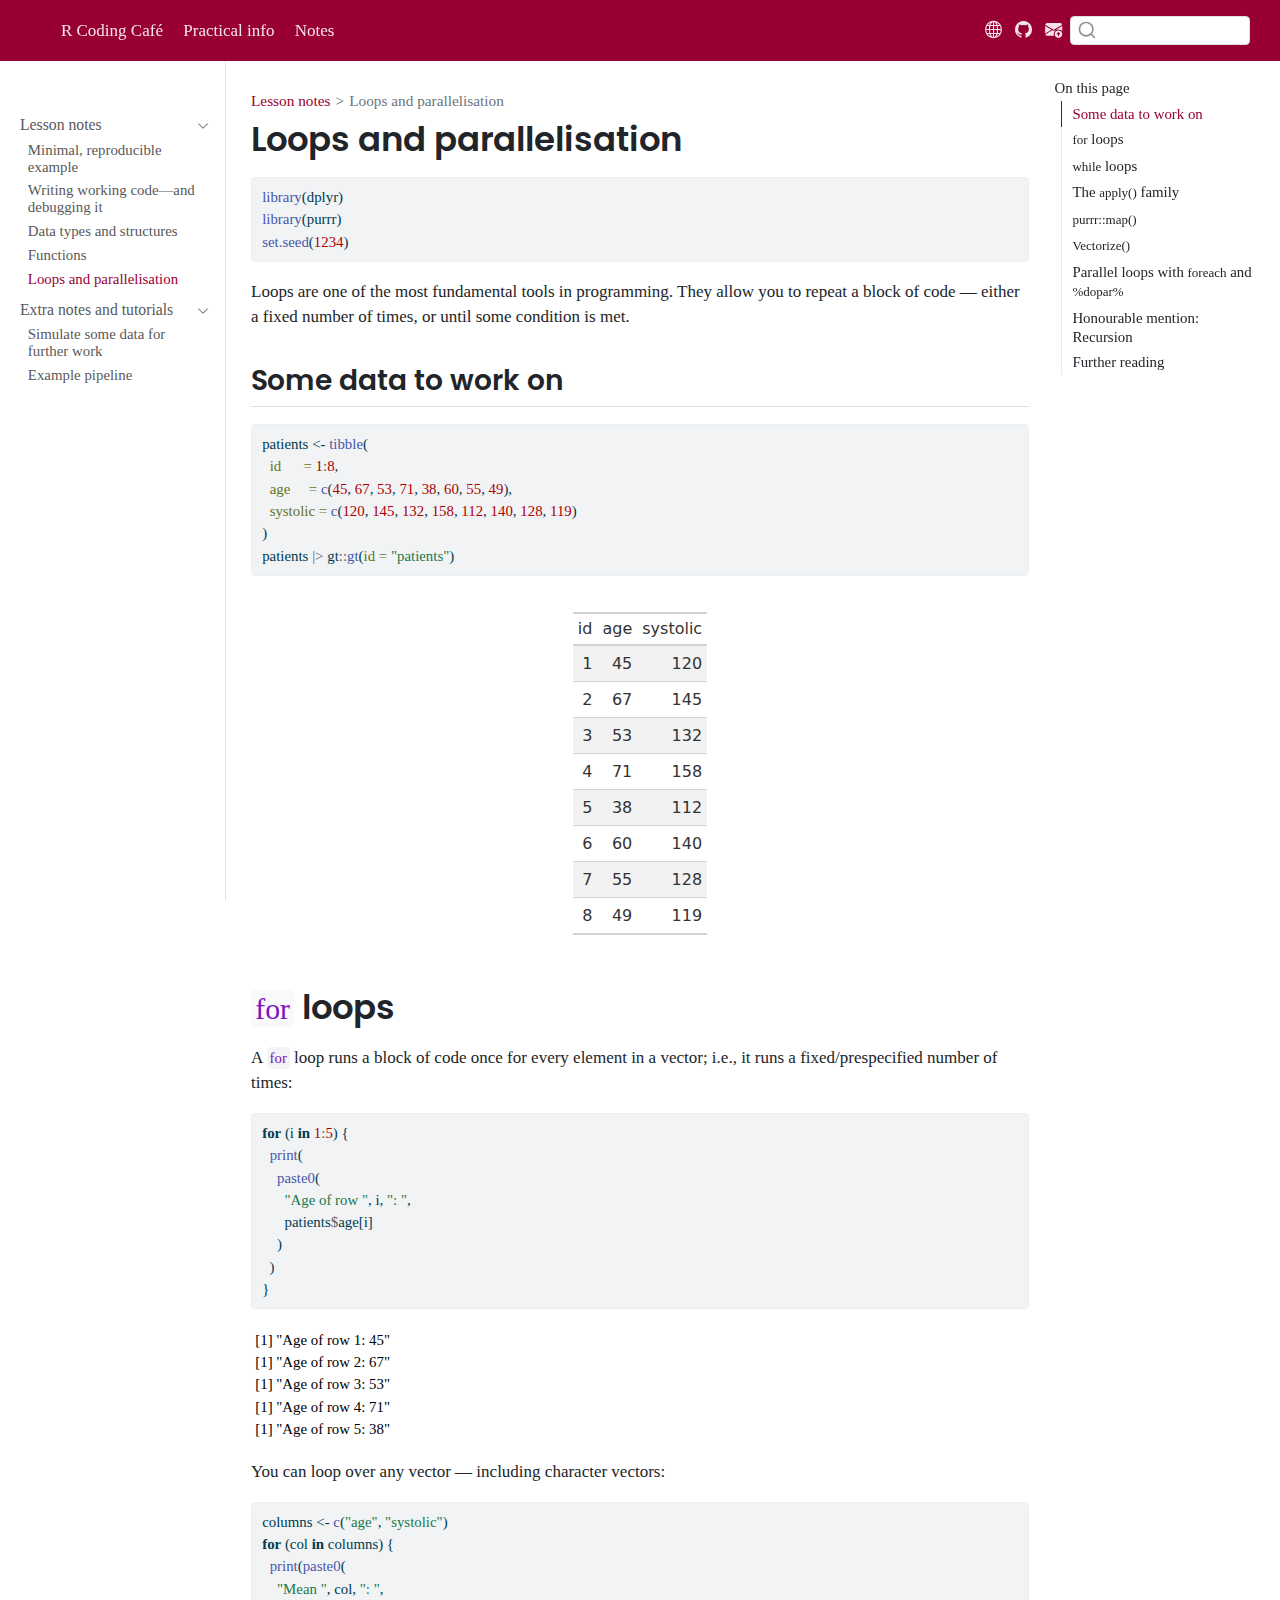
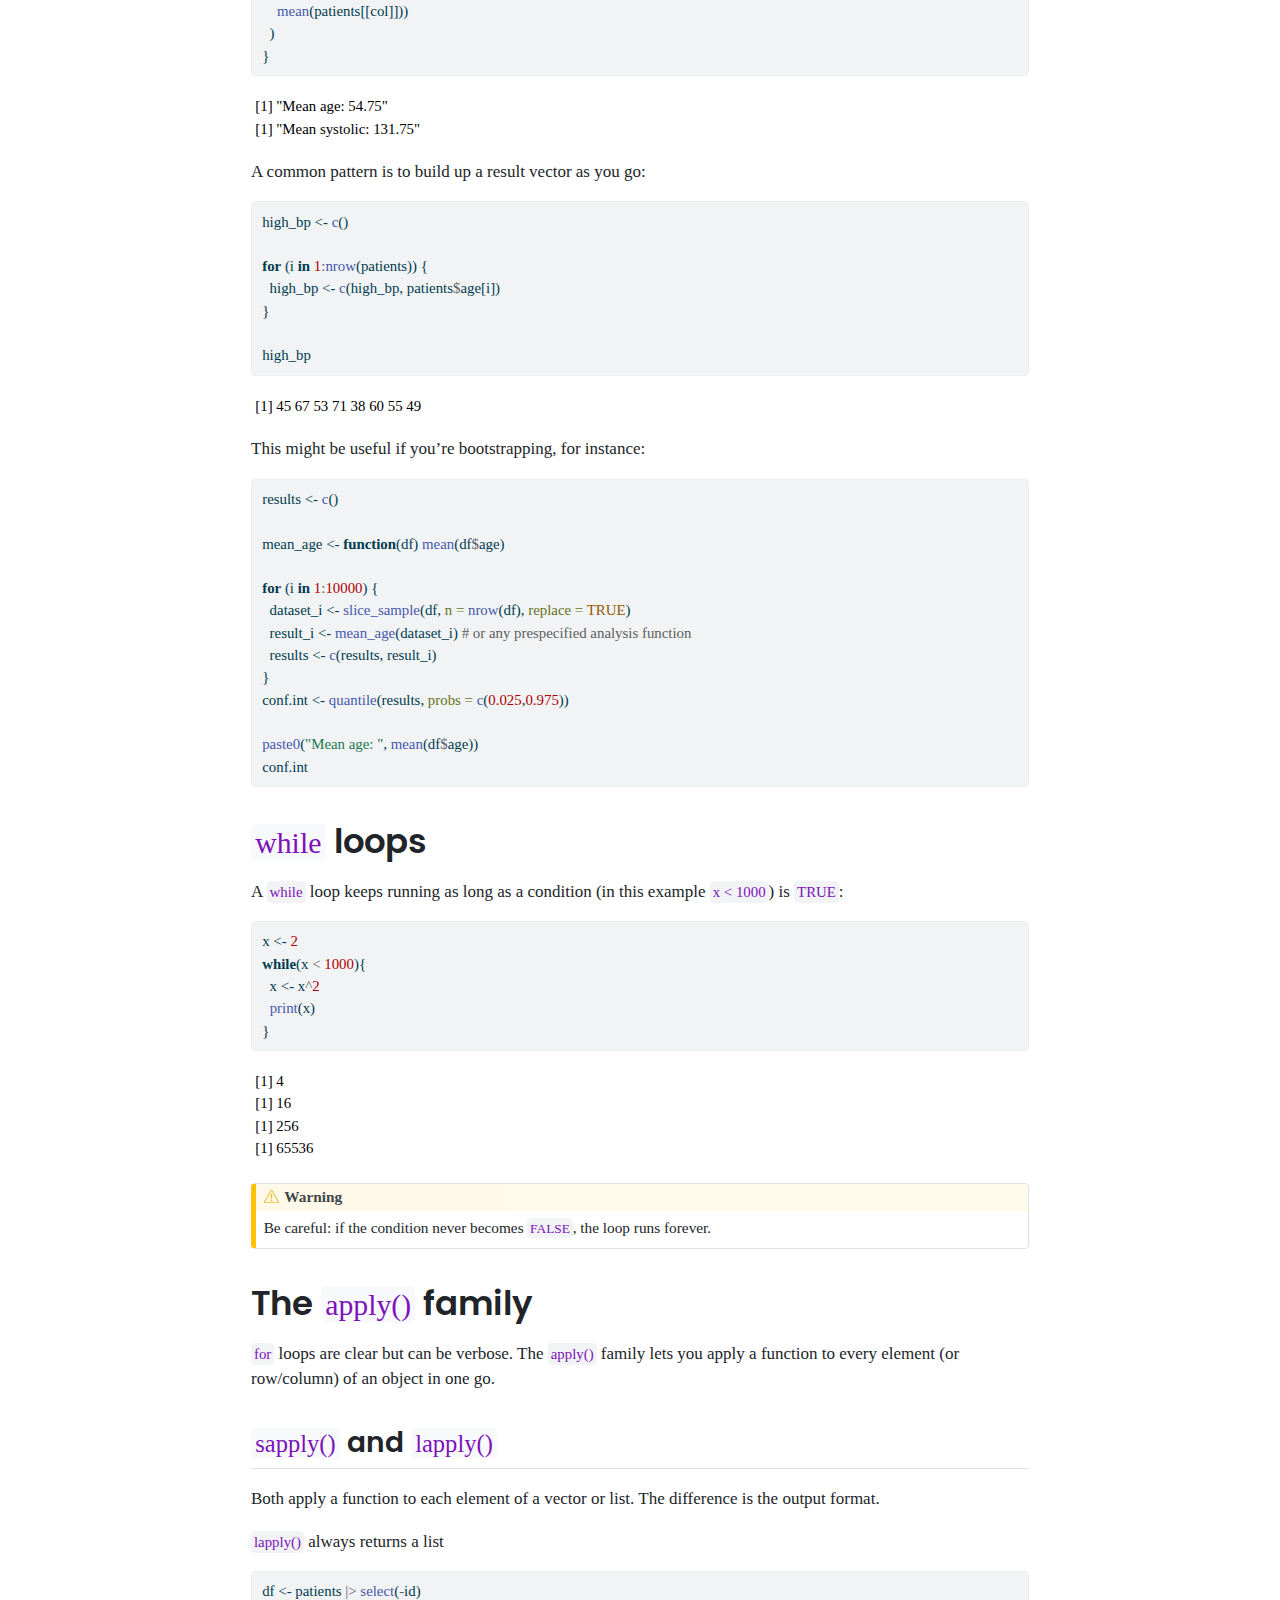
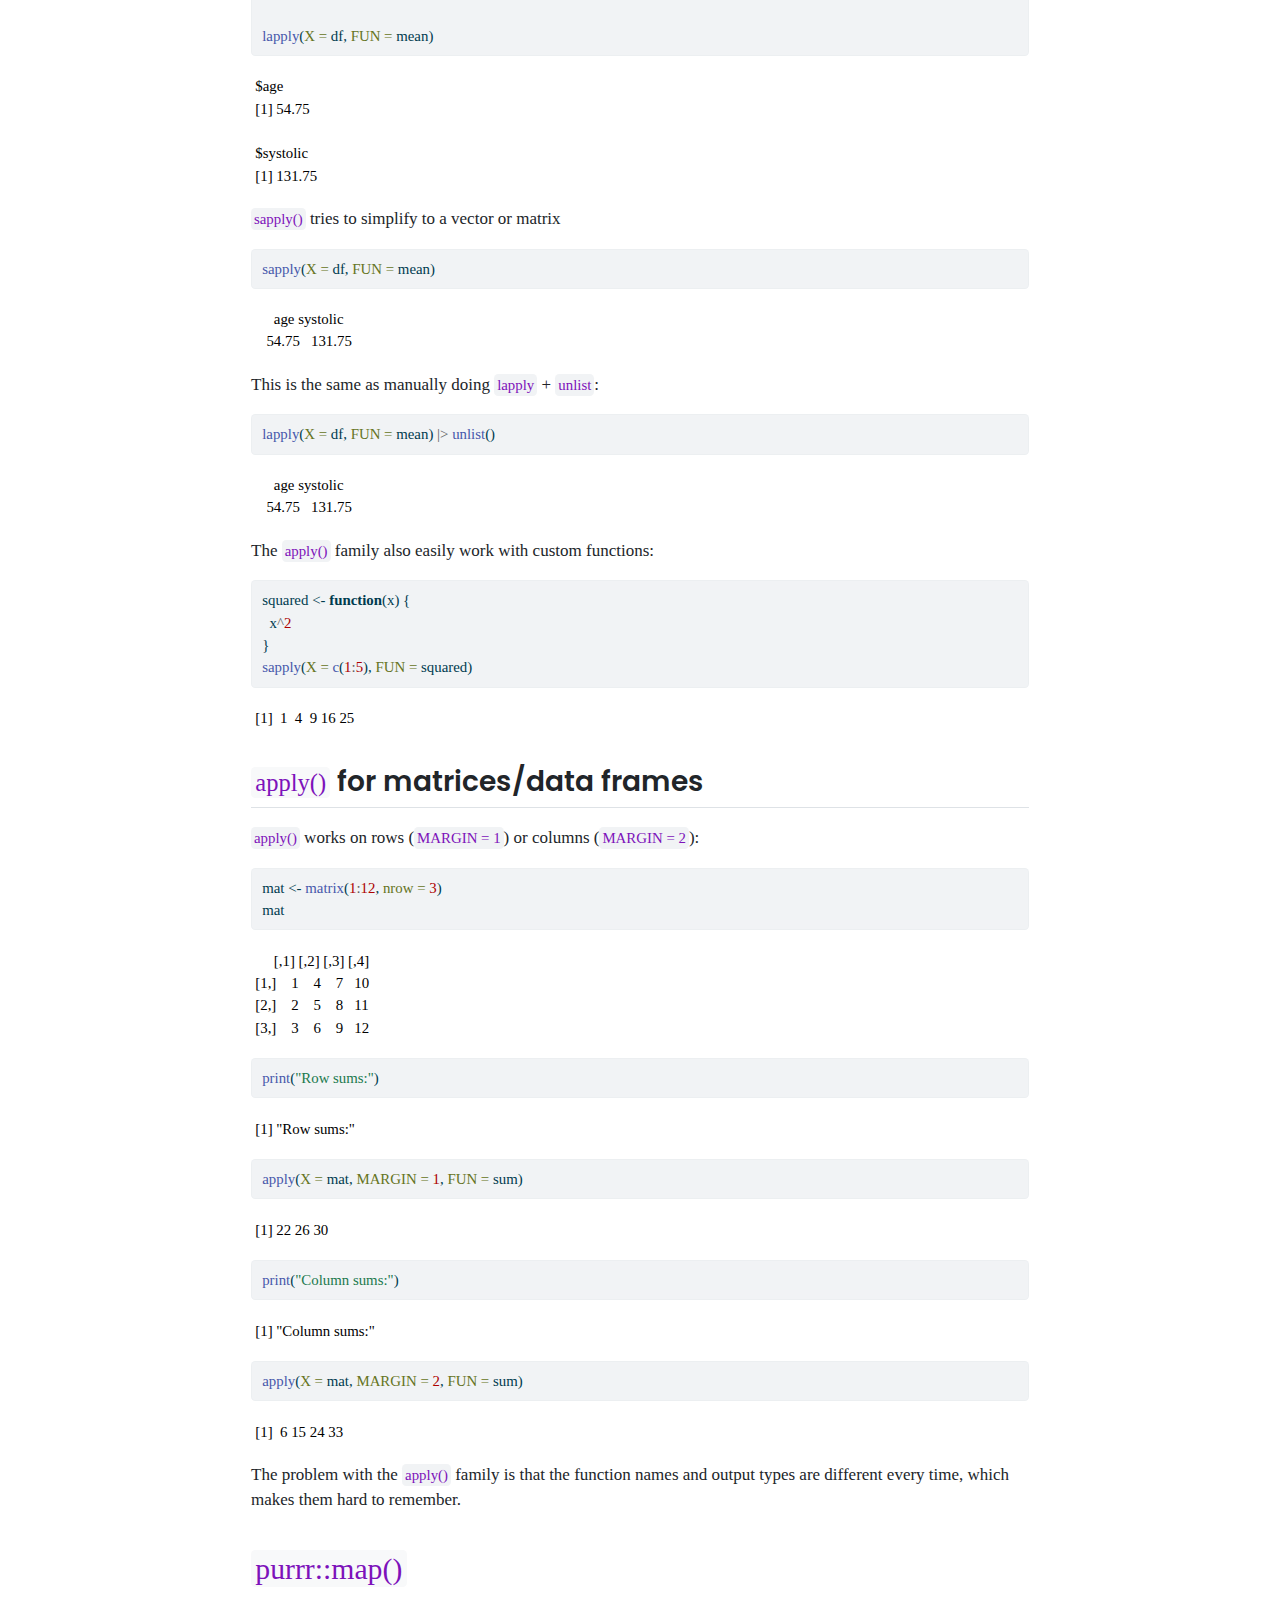
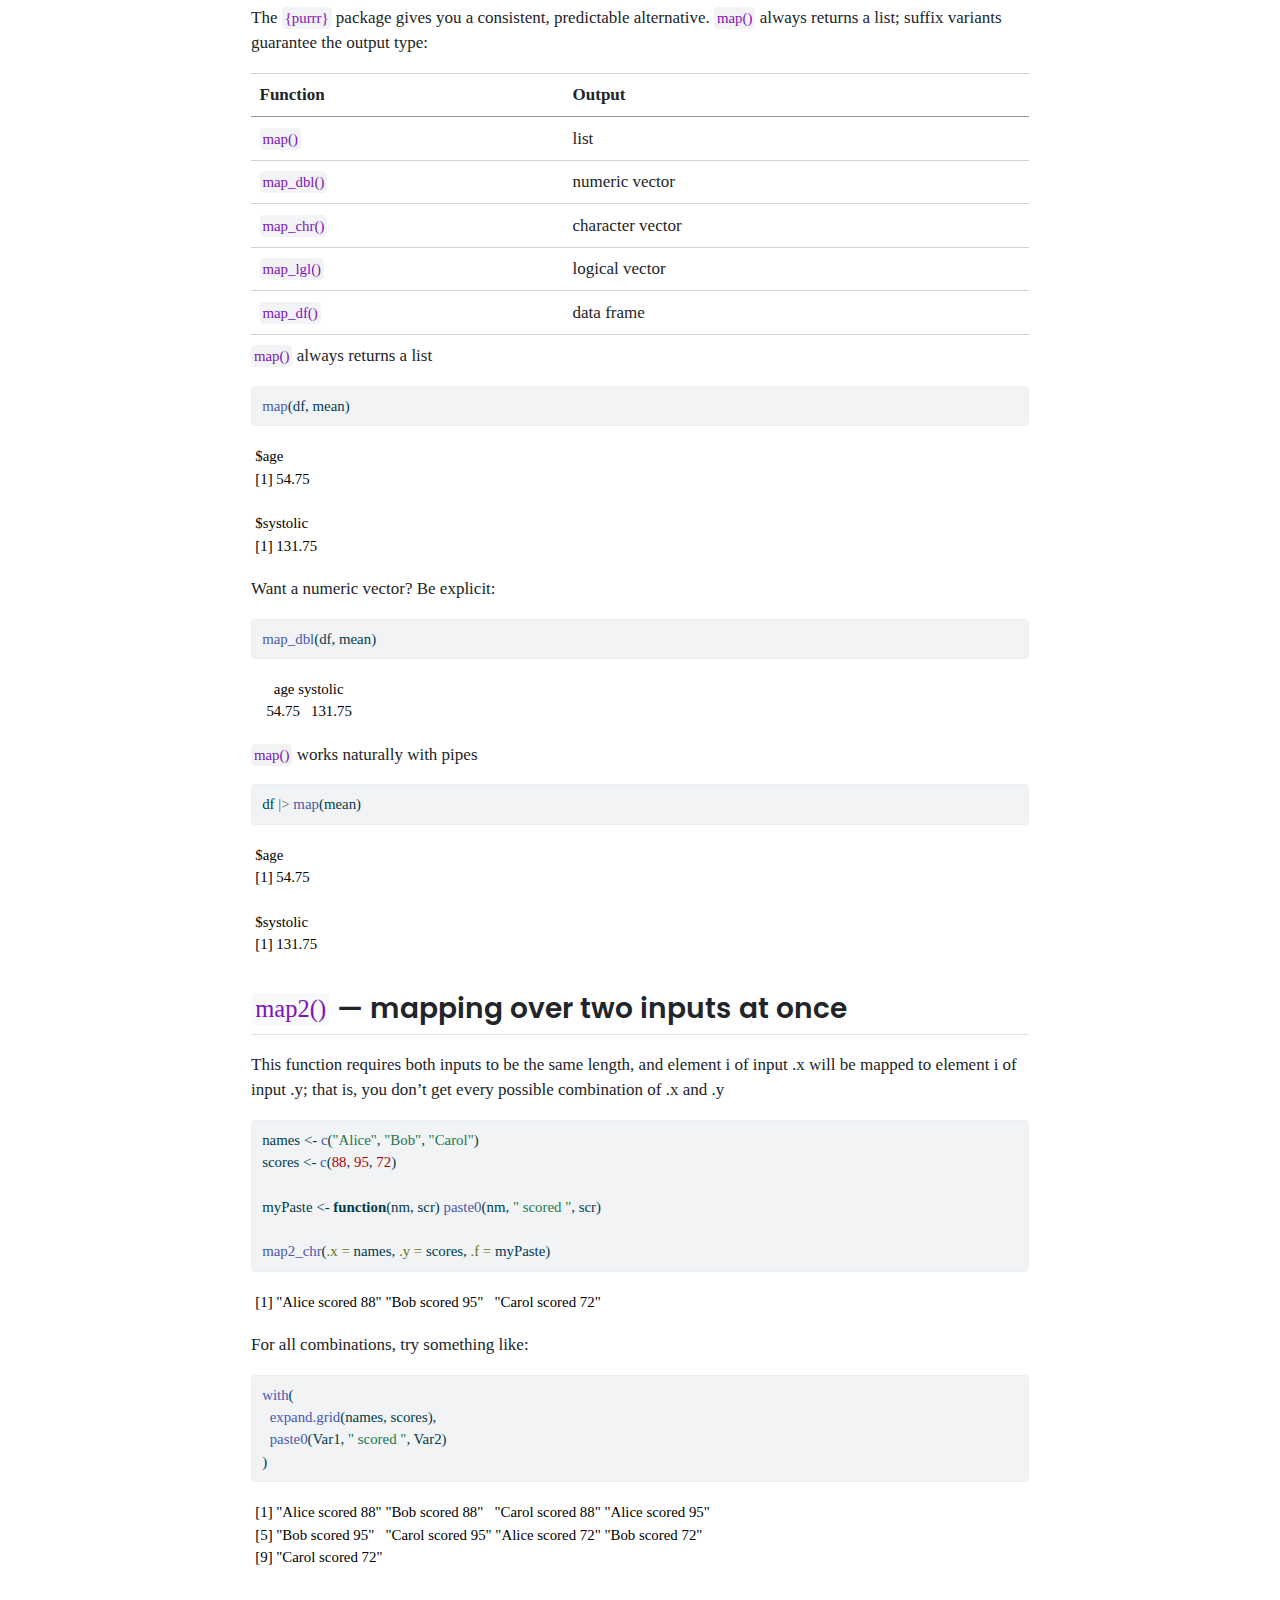
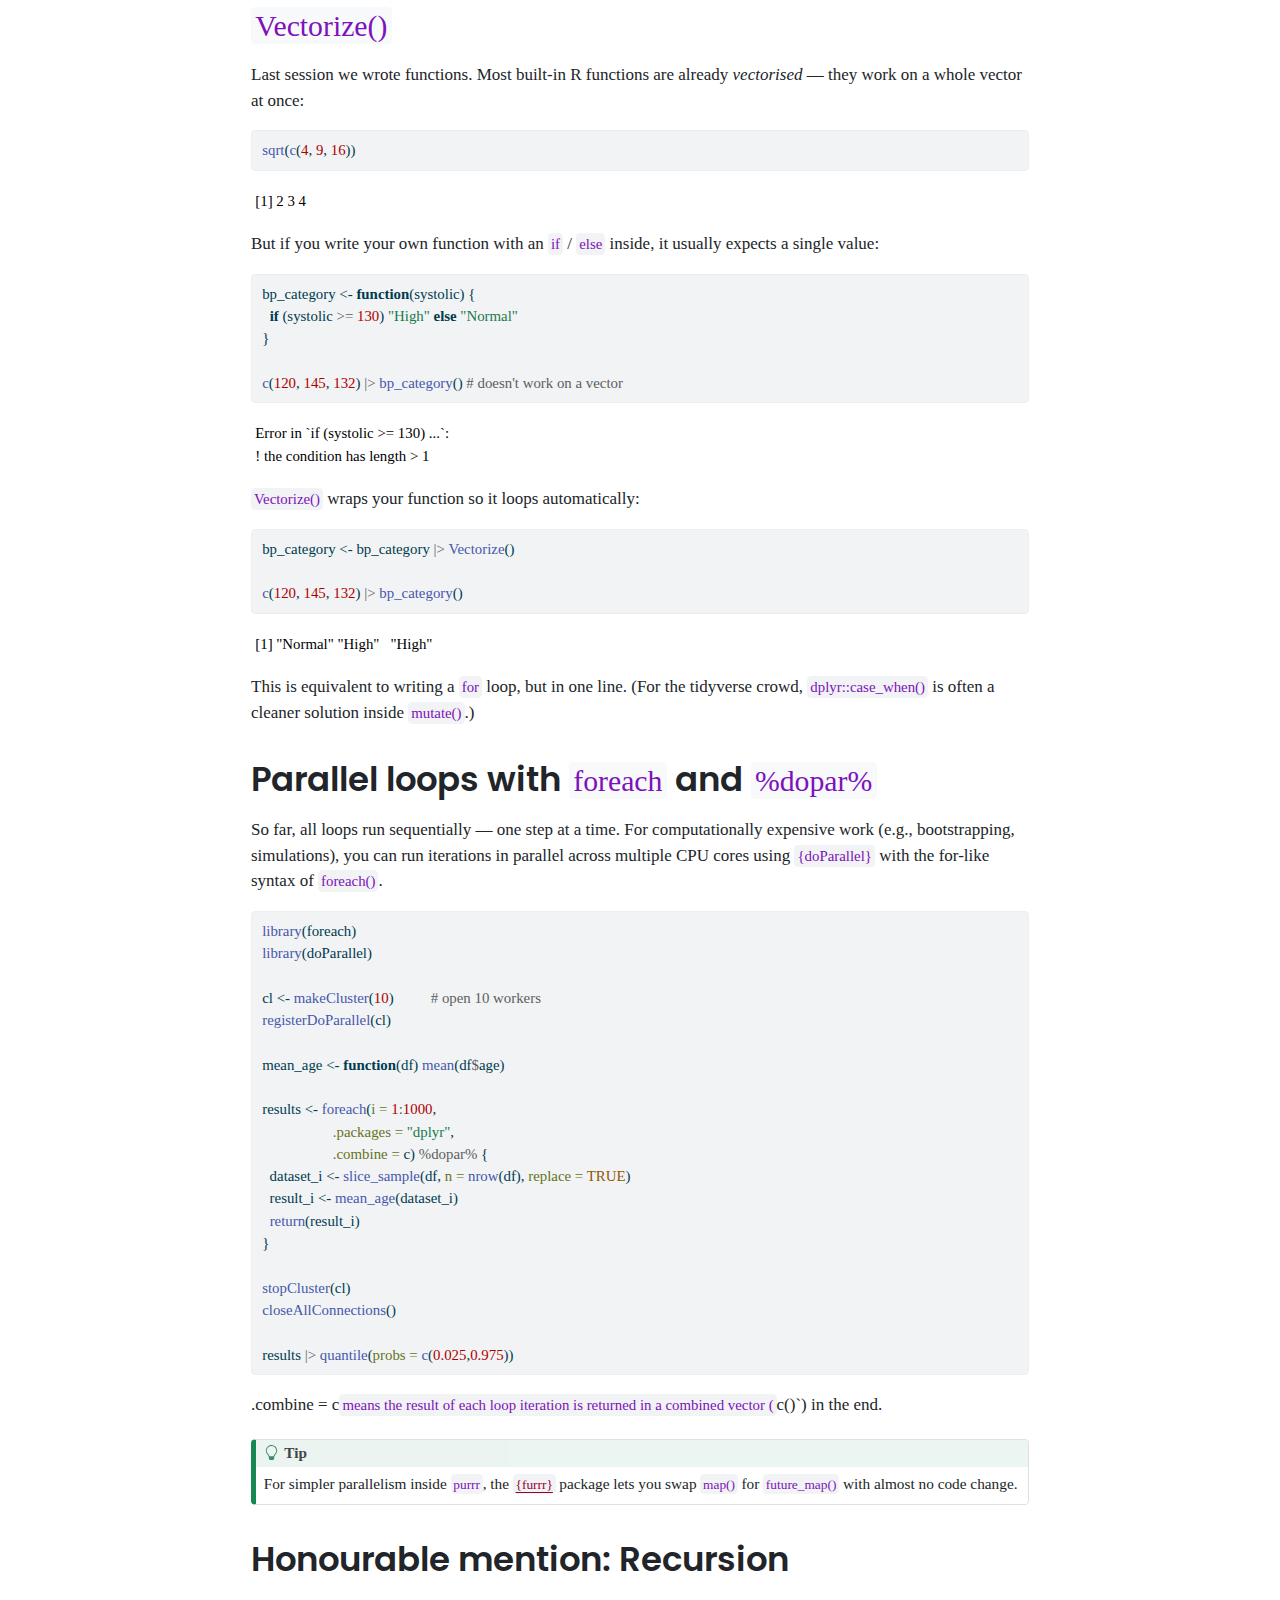
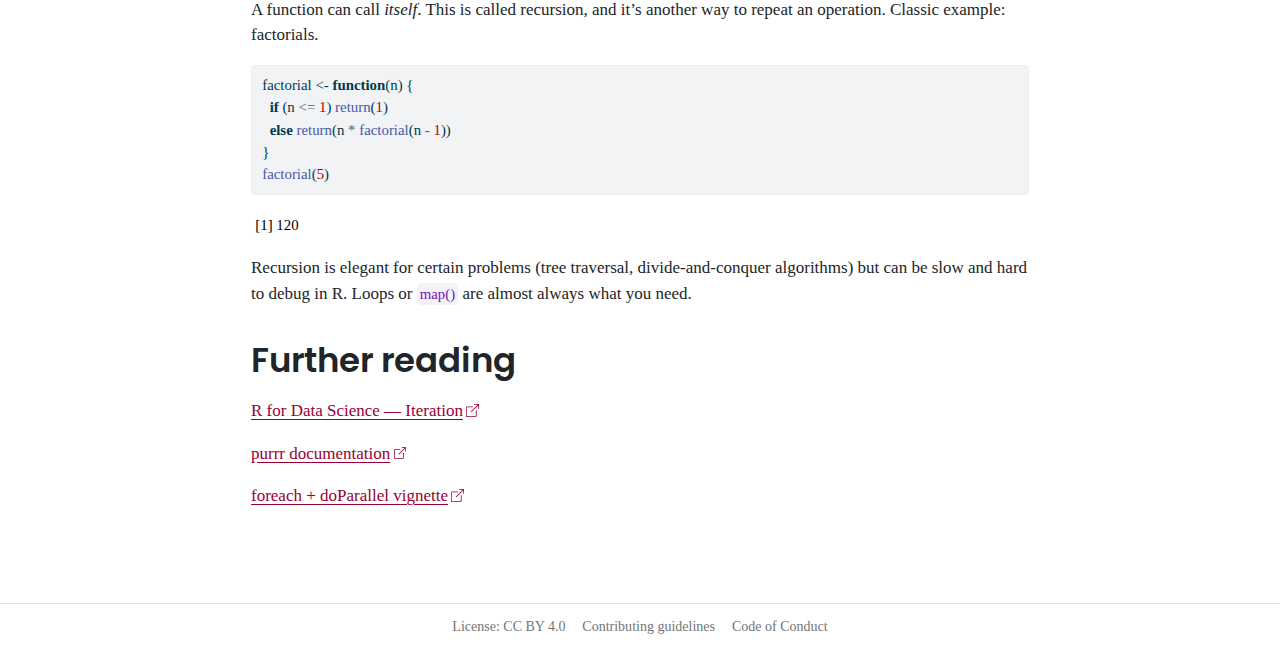
<file: notes/lesson-notes/05-Loops.html>
<!DOCTYPE html>
<html xmlns="http://www.w3.org/1999/xhtml" lang="en" xml:lang="en"><head>

<meta charset="utf-8">
<meta name="generator" content="quarto-1.8.25">

<meta name="viewport" content="width=device-width, initial-scale=1.0, user-scalable=yes">


<title>Loops and parallelisation – ZKA</title>
<style>
code{white-space: pre-wrap;}
span.smallcaps{font-variant: small-caps;}
div.columns{display: flex; gap: min(4vw, 1.5em);}
div.column{flex: auto; overflow-x: auto;}
div.hanging-indent{margin-left: 1.5em; text-indent: -1.5em;}
ul.task-list{list-style: none;}
ul.task-list li input[type="checkbox"] {
  width: 0.8em;
  margin: 0 0.8em 0.2em -1em; /* quarto-specific, see https://github.com/quarto-dev/quarto-cli/issues/4556 */ 
  vertical-align: middle;
}
/* CSS for syntax highlighting */
html { -webkit-text-size-adjust: 100%; }
pre > code.sourceCode { white-space: pre; position: relative; }
pre > code.sourceCode > span { display: inline-block; line-height: 1.25; }
pre > code.sourceCode > span:empty { height: 1.2em; }
.sourceCode { overflow: visible; }
code.sourceCode > span { color: inherit; text-decoration: inherit; }
div.sourceCode { margin: 1em 0; }
pre.sourceCode { margin: 0; }
@media screen {
div.sourceCode { overflow: auto; }
}
@media print {
pre > code.sourceCode { white-space: pre-wrap; }
pre > code.sourceCode > span { text-indent: -5em; padding-left: 5em; }
}
pre.numberSource code
  { counter-reset: source-line 0; }
pre.numberSource code > span
  { position: relative; left: -4em; counter-increment: source-line; }
pre.numberSource code > span > a:first-child::before
  { content: counter(source-line);
    position: relative; left: -1em; text-align: right; vertical-align: baseline;
    border: none; display: inline-block;
    -webkit-touch-callout: none; -webkit-user-select: none;
    -khtml-user-select: none; -moz-user-select: none;
    -ms-user-select: none; user-select: none;
    padding: 0 4px; width: 4em;
  }
pre.numberSource { margin-left: 3em;  padding-left: 4px; }
div.sourceCode
  {   }
@media screen {
pre > code.sourceCode > span > a:first-child::before { text-decoration: underline; }
}
</style>


<script src="../../site_libs/quarto-nav/quarto-nav.js"></script>
<script src="../../site_libs/clipboard/clipboard.min.js"></script>
<script src="../../site_libs/quarto-search/autocomplete.umd.js"></script>
<script src="../../site_libs/quarto-search/fuse.min.js"></script>
<script src="../../site_libs/quarto-search/quarto-search.js"></script>
<meta name="quarto:offset" content="../../">
<script src="../../site_libs/quarto-html/quarto.js" type="module"></script>
<script src="../../site_libs/quarto-html/tabsets/tabsets.js" type="module"></script>
<script src="../../site_libs/quarto-html/axe/axe-check.js" type="module"></script>
<script src="../../site_libs/quarto-html/popper.min.js"></script>
<script src="../../site_libs/quarto-html/tippy.umd.min.js"></script>
<script src="../../site_libs/quarto-html/anchor.min.js"></script>
<link href="../../site_libs/quarto-html/tippy.css" rel="stylesheet">
<link href="../../site_libs/quarto-html/quarto-syntax-highlighting-bca81f4a44bdcac9f2ea5a7007c52c72.css" rel="stylesheet" class="quarto-color-scheme" id="quarto-text-highlighting-styles">
<link href="../../site_libs/quarto-html/quarto-syntax-highlighting-dark-538170d48c3795f1291bb9214db34236.css" rel="stylesheet" class="quarto-color-scheme quarto-color-alternate" id="quarto-text-highlighting-styles">
<link href="../../site_libs/quarto-html/quarto-syntax-highlighting-bca81f4a44bdcac9f2ea5a7007c52c72.css" rel="stylesheet" class="quarto-color-scheme-extra" id="quarto-text-highlighting-styles">
<script src="../../site_libs/bootstrap/bootstrap.min.js"></script>
<link href="../../site_libs/bootstrap/bootstrap-icons.css" rel="stylesheet">
<link href="../../site_libs/bootstrap/bootstrap-58be809aee9e352d4cbc710845b6c930.min.css" rel="stylesheet" append-hash="true" class="quarto-color-scheme" id="quarto-bootstrap" data-mode="light">
<link href="../../site_libs/bootstrap/bootstrap-dark-58be809aee9e352d4cbc710845b6c930.min.css" rel="stylesheet" append-hash="true" class="quarto-color-scheme quarto-color-alternate" id="quarto-bootstrap" data-mode="light">
<link href="../../site_libs/bootstrap/bootstrap-58be809aee9e352d4cbc710845b6c930.min.css" rel="stylesheet" append-hash="true" class="quarto-color-scheme-extra" id="quarto-bootstrap" data-mode="light">
<script id="quarto-search-options" type="application/json">{
  "location": "navbar",
  "copy-button": false,
  "collapse-after": 3,
  "panel-placement": "end",
  "type": "textbox",
  "limit": 50,
  "keyboard-shortcut": [
    "f",
    "/",
    "s"
  ],
  "language": {
    "search-no-results-text": "No results",
    "search-matching-documents-text": "matching documents",
    "search-copy-link-title": "Copy link to search",
    "search-hide-matches-text": "Hide additional matches",
    "search-more-match-text": "more match in this document",
    "search-more-matches-text": "more matches in this document",
    "search-clear-button-title": "Clear",
    "search-text-placeholder": "",
    "search-detached-cancel-button-title": "Cancel",
    "search-submit-button-title": "Submit",
    "search-label": "Search"
  }
}</script>


</head>

<body class="nav-sidebar docked nav-fixed quarto-light">

<div id="quarto-search-results"></div>
  <header id="quarto-header" class="headroom fixed-top">
    <nav class="navbar navbar-expand-lg " data-bs-theme="dark">
      <div class="navbar-container container-fluid">
      <div class="navbar-brand-container mx-auto">
    <a href="../../index.html" class="navbar-brand navbar-brand-logo">
    </a>
    <a class="navbar-brand" href="../../index.html">
    <span class="navbar-title"></span>
    </a>
  </div>
            <div id="quarto-search" class="" title="Search"></div>
          <button class="navbar-toggler" type="button" data-bs-toggle="collapse" data-bs-target="#navbarCollapse" aria-controls="navbarCollapse" role="menu" aria-expanded="false" aria-label="Toggle navigation" onclick="if (window.quartoToggleHeadroom) { window.quartoToggleHeadroom(); }">
  <span class="navbar-toggler-icon"></span>
</button>
          <div class="collapse navbar-collapse" id="navbarCollapse">
            <ul class="navbar-nav navbar-nav-scroll me-auto">
  <li class="nav-item">
    <a class="nav-link active" href="../../index.html" aria-current="page"> 
<span class="menu-text">R Coding Café</span></a>
  </li>  
  <li class="nav-item">
    <a class="nav-link" href="../../practical-info.html"> 
<span class="menu-text">Practical info</span></a>
  </li>  
  <li class="nav-item">
    <a class="nav-link" href="../../notes/lesson-notes/index.html"> 
<span class="menu-text">Notes</span></a>
  </li>  
</ul>
          </div> <!-- /navcollapse -->
            <div class="quarto-navbar-tools tools-wide">
    <a href="https://steno-aarhus.github.io" title="" class="quarto-navigation-tool px-1" aria-label="Globe icon: Link to the Steno Aarhus GitHub landing webpage for all other Steno Aarhus projects"><i class="bi bi-globe"></i></a>
    <a href="https://github.com/steno-aarhus/" title="" class="quarto-navigation-tool px-1" aria-label=""><i class="bi bi-github"></i></a>
    <a href="mailto:contact@zheer.dk" title="" class="quarto-navigation-tool px-1" aria-label=""><i class="bi bi-envelope-arrow-up-fill"></i></a>
</div>
      </div> <!-- /container-fluid -->
    </nav>
  <nav class="quarto-secondary-nav">
    <div class="container-fluid d-flex">
      <button type="button" class="quarto-btn-toggle btn" data-bs-toggle="collapse" role="button" data-bs-target=".quarto-sidebar-collapse-item" aria-controls="quarto-sidebar" aria-expanded="false" aria-label="Toggle sidebar navigation" onclick="if (window.quartoToggleHeadroom) { window.quartoToggleHeadroom(); }">
        <i class="bi bi-layout-text-sidebar-reverse"></i>
      </button>
        <nav class="quarto-page-breadcrumbs" aria-label="breadcrumb"><ol class="breadcrumb"><li class="breadcrumb-item"><a href="../../notes/lesson-notes/index.html">Lesson notes</a></li><li class="breadcrumb-item"><a href="../../notes/lesson-notes/05-Loops.html">Loops and parallelisation</a></li></ol></nav>
        <a class="flex-grow-1" role="navigation" data-bs-toggle="collapse" data-bs-target=".quarto-sidebar-collapse-item" aria-controls="quarto-sidebar" aria-expanded="false" aria-label="Toggle sidebar navigation" onclick="if (window.quartoToggleHeadroom) { window.quartoToggleHeadroom(); }">      
        </a>
    </div>
  </nav>
</header>
<!-- content -->
<div id="quarto-content" class="quarto-container page-columns page-rows-contents page-layout-article page-navbar">
<!-- sidebar -->
  <nav id="quarto-sidebar" class="sidebar collapse collapse-horizontal quarto-sidebar-collapse-item sidebar-navigation docked overflow-auto">
    <div class="pt-lg-2 mt-2 text-left sidebar-header">
      <a href="../../index.html" class="sidebar-logo-link">
      </a>
      </div>
    <div class="sidebar-menu-container"> 
    <ul class="list-unstyled mt-1">
        <li class="sidebar-item sidebar-item-section">
      <div class="sidebar-item-container"> 
            <a href="../../notes/lesson-notes/index.html" class="sidebar-item-text sidebar-link">
 <span class="menu-text">Lesson notes</span></a>
          <a class="sidebar-item-toggle text-start" data-bs-toggle="collapse" data-bs-target="#quarto-sidebar-section-1" role="navigation" aria-expanded="true" aria-label="Toggle section">
            <i class="bi bi-chevron-right ms-2"></i>
          </a> 
      </div>
      <ul id="quarto-sidebar-section-1" class="collapse list-unstyled sidebar-section depth1 show">  
          <li class="sidebar-item">
  <div class="sidebar-item-container"> 
  <a href="../../notes/lesson-notes/01-Minimal-Reproducible-Example.html" class="sidebar-item-text sidebar-link">
 <span class="menu-text">Minimal, reproducible example</span></a>
  </div>
</li>
          <li class="sidebar-item">
  <div class="sidebar-item-container"> 
  <a href="../../notes/lesson-notes/02-Debugging.html" class="sidebar-item-text sidebar-link">
 <span class="menu-text">Writing working code—and debugging it</span></a>
  </div>
</li>
          <li class="sidebar-item">
  <div class="sidebar-item-container"> 
  <a href="../../notes/lesson-notes/03-Data-Types.html" class="sidebar-item-text sidebar-link">
 <span class="menu-text">Data types and structures</span></a>
  </div>
</li>
          <li class="sidebar-item">
  <div class="sidebar-item-container"> 
  <a href="../../notes/lesson-notes/04-Functions.html" class="sidebar-item-text sidebar-link">
 <span class="menu-text">Functions</span></a>
  </div>
</li>
          <li class="sidebar-item">
  <div class="sidebar-item-container"> 
  <a href="../../notes/lesson-notes/05-Loops.html" class="sidebar-item-text sidebar-link active">
 <span class="menu-text">Loops and parallelisation</span></a>
  </div>
</li>
      </ul>
  </li>
        <li class="sidebar-item sidebar-item-section">
      <div class="sidebar-item-container"> 
            <a href="../../notes/extra/index.html" class="sidebar-item-text sidebar-link">
 <span class="menu-text">Extra notes and tutorials</span></a>
          <a class="sidebar-item-toggle text-start" data-bs-toggle="collapse" data-bs-target="#quarto-sidebar-section-2" role="navigation" aria-expanded="true" aria-label="Toggle section">
            <i class="bi bi-chevron-right ms-2"></i>
          </a> 
      </div>
      <ul id="quarto-sidebar-section-2" class="collapse list-unstyled sidebar-section depth1 show">  
          <li class="sidebar-item">
  <div class="sidebar-item-container"> 
  <a href="../../notes/extra/0-simulate-data.html" class="sidebar-item-text sidebar-link">
 <span class="menu-text">Simulate some data for further work</span></a>
  </div>
</li>
          <li class="sidebar-item">
  <div class="sidebar-item-container"> 
  <a href="../../notes/extra/1-example-pipeline.html" class="sidebar-item-text sidebar-link">
 <span class="menu-text">Example pipeline</span></a>
  </div>
</li>
      </ul>
  </li>
    </ul>
    </div>
</nav>
<div id="quarto-sidebar-glass" class="quarto-sidebar-collapse-item" data-bs-toggle="collapse" data-bs-target=".quarto-sidebar-collapse-item"></div>
<!-- margin-sidebar -->
    <div id="quarto-margin-sidebar" class="sidebar margin-sidebar">
        <nav id="TOC" role="doc-toc" class="toc-active">
    <h2 id="toc-title">On this page</h2>
   
  <ul>
  <li><a href="#some-data-to-work-on" id="toc-some-data-to-work-on" class="nav-link active" data-scroll-target="#some-data-to-work-on">Some data to work on</a></li>
  <li><a href="#for-loops" id="toc-for-loops" class="nav-link" data-scroll-target="#for-loops"><code>for</code> loops</a></li>
  <li><a href="#while-loops" id="toc-while-loops" class="nav-link" data-scroll-target="#while-loops"><code>while</code> loops</a></li>
  <li><a href="#the-apply-family" id="toc-the-apply-family" class="nav-link" data-scroll-target="#the-apply-family">The <code>apply()</code> family</a>
  <ul class="collapse">
  <li><a href="#sapply-and-lapply" id="toc-sapply-and-lapply" class="nav-link" data-scroll-target="#sapply-and-lapply"><code>sapply()</code> and <code>lapply()</code></a></li>
  <li><a href="#apply-for-matricesdata-frames" id="toc-apply-for-matricesdata-frames" class="nav-link" data-scroll-target="#apply-for-matricesdata-frames"><code>apply()</code> for matrices/data frames</a></li>
  </ul></li>
  <li><a href="#purrrmap" id="toc-purrrmap" class="nav-link" data-scroll-target="#purrrmap"><code>purrr::map()</code></a>
  <ul class="collapse">
  <li><a href="#map2-mapping-over-two-inputs-at-once" id="toc-map2-mapping-over-two-inputs-at-once" class="nav-link" data-scroll-target="#map2-mapping-over-two-inputs-at-once"><code>map2()</code> — mapping over two inputs at once</a></li>
  </ul></li>
  <li><a href="#vectorize" id="toc-vectorize" class="nav-link" data-scroll-target="#vectorize"><code>Vectorize()</code></a></li>
  <li><a href="#parallel-loops-with-foreach-and-dopar" id="toc-parallel-loops-with-foreach-and-dopar" class="nav-link" data-scroll-target="#parallel-loops-with-foreach-and-dopar">Parallel loops with <code>foreach</code> and <code>%dopar%</code></a></li>
  <li><a href="#honourable-mention-recursion" id="toc-honourable-mention-recursion" class="nav-link" data-scroll-target="#honourable-mention-recursion">Honourable mention: Recursion</a></li>
  <li><a href="#further-reading" id="toc-further-reading" class="nav-link" data-scroll-target="#further-reading">Further reading</a></li>
  </ul>
</nav>
    </div>
<!-- main -->
<main class="content" id="quarto-document-content">

<header id="title-block-header" class="quarto-title-block default"><nav class="quarto-page-breadcrumbs quarto-title-breadcrumbs d-none d-lg-block" aria-label="breadcrumb"><ol class="breadcrumb"><li class="breadcrumb-item"><a href="../../notes/lesson-notes/index.html">Lesson notes</a></li><li class="breadcrumb-item"><a href="../../notes/lesson-notes/05-Loops.html">Loops and parallelisation</a></li></ol></nav>
<div class="quarto-title">
<h1 class="title">Loops and parallelisation</h1>
</div>



<div class="quarto-title-meta">

    
  
    
  </div>
  


</header>


<div class="cell">
<div class="code-copy-outer-scaffold"><div class="sourceCode cell-code" id="cb1"><pre class="sourceCode r code-with-copy"><code class="sourceCode r"><span id="cb1-1"><a href="#cb1-1" aria-hidden="true" tabindex="-1"></a><span class="fu">library</span>(dplyr)</span>
<span id="cb1-2"><a href="#cb1-2" aria-hidden="true" tabindex="-1"></a><span class="fu">library</span>(purrr)</span>
<span id="cb1-3"><a href="#cb1-3" aria-hidden="true" tabindex="-1"></a><span class="fu">set.seed</span>(<span class="dv">1234</span>)</span></code></pre></div><button title="Copy to Clipboard" class="code-copy-button"><i class="bi"></i></button></div>
</div>
<p>Loops are one of the most fundamental tools in programming. They allow you to <strong>repeat</strong> a block of code — either a fixed number of times, or until some condition is met.</p>
<section id="some-data-to-work-on" class="level2">
<h2 class="anchored" data-anchor-id="some-data-to-work-on">Some data to work on</h2>
<div class="cell">
<div class="code-copy-outer-scaffold"><div class="sourceCode cell-code" id="cb2"><pre class="sourceCode r code-with-copy"><code class="sourceCode r"><span id="cb2-1"><a href="#cb2-1" aria-hidden="true" tabindex="-1"></a>patients <span class="ot">&lt;-</span> <span class="fu">tibble</span>(</span>
<span id="cb2-2"><a href="#cb2-2" aria-hidden="true" tabindex="-1"></a>  <span class="at">id      =</span> <span class="dv">1</span><span class="sc">:</span><span class="dv">8</span>,</span>
<span id="cb2-3"><a href="#cb2-3" aria-hidden="true" tabindex="-1"></a>  <span class="at">age     =</span> <span class="fu">c</span>(<span class="dv">45</span>, <span class="dv">67</span>, <span class="dv">53</span>, <span class="dv">71</span>, <span class="dv">38</span>, <span class="dv">60</span>, <span class="dv">55</span>, <span class="dv">49</span>),</span>
<span id="cb2-4"><a href="#cb2-4" aria-hidden="true" tabindex="-1"></a>  <span class="at">systolic =</span> <span class="fu">c</span>(<span class="dv">120</span>, <span class="dv">145</span>, <span class="dv">132</span>, <span class="dv">158</span>, <span class="dv">112</span>, <span class="dv">140</span>, <span class="dv">128</span>, <span class="dv">119</span>)</span>
<span id="cb2-5"><a href="#cb2-5" aria-hidden="true" tabindex="-1"></a>)</span>
<span id="cb2-6"><a href="#cb2-6" aria-hidden="true" tabindex="-1"></a>patients <span class="sc">|&gt;</span> gt<span class="sc">::</span><span class="fu">gt</span>(<span class="at">id =</span> <span class="st">"patients"</span>)</span></code></pre></div><button title="Copy to Clipboard" class="code-copy-button"><i class="bi"></i></button></div>
<div class="cell-output-display">
<div id="patients" style="padding-left:0px;padding-right:0px;padding-top:10px;padding-bottom:10px;overflow-x:auto;overflow-y:auto;width:auto;height:auto;">
<style>#patients table {
  font-family: system-ui, 'Segoe UI', Roboto, Helvetica, Arial, sans-serif, 'Apple Color Emoji', 'Segoe UI Emoji', 'Segoe UI Symbol', 'Noto Color Emoji';
  -webkit-font-smoothing: antialiased;
  -moz-osx-font-smoothing: grayscale;
}

#patients thead, #patients tbody, #patients tfoot, #patients tr, #patients td, #patients th {
  border-style: none;
}

#patients p {
  margin: 0;
  padding: 0;
}

#patients .gt_table {
  display: table;
  border-collapse: collapse;
  line-height: normal;
  margin-left: auto;
  margin-right: auto;
  color: #333333;
  font-size: 16px;
  font-weight: normal;
  font-style: normal;
  background-color: #FFFFFF;
  width: auto;
  border-top-style: solid;
  border-top-width: 2px;
  border-top-color: #A8A8A8;
  border-right-style: none;
  border-right-width: 2px;
  border-right-color: #D3D3D3;
  border-bottom-style: solid;
  border-bottom-width: 2px;
  border-bottom-color: #A8A8A8;
  border-left-style: none;
  border-left-width: 2px;
  border-left-color: #D3D3D3;
}

#patients .gt_caption {
  padding-top: 4px;
  padding-bottom: 4px;
}

#patients .gt_title {
  color: #333333;
  font-size: 125%;
  font-weight: initial;
  padding-top: 4px;
  padding-bottom: 4px;
  padding-left: 5px;
  padding-right: 5px;
  border-bottom-color: #FFFFFF;
  border-bottom-width: 0;
}

#patients .gt_subtitle {
  color: #333333;
  font-size: 85%;
  font-weight: initial;
  padding-top: 3px;
  padding-bottom: 5px;
  padding-left: 5px;
  padding-right: 5px;
  border-top-color: #FFFFFF;
  border-top-width: 0;
}

#patients .gt_heading {
  background-color: #FFFFFF;
  text-align: center;
  border-bottom-color: #FFFFFF;
  border-left-style: none;
  border-left-width: 1px;
  border-left-color: #D3D3D3;
  border-right-style: none;
  border-right-width: 1px;
  border-right-color: #D3D3D3;
}

#patients .gt_bottom_border {
  border-bottom-style: solid;
  border-bottom-width: 2px;
  border-bottom-color: #D3D3D3;
}

#patients .gt_col_headings {
  border-top-style: solid;
  border-top-width: 2px;
  border-top-color: #D3D3D3;
  border-bottom-style: solid;
  border-bottom-width: 2px;
  border-bottom-color: #D3D3D3;
  border-left-style: none;
  border-left-width: 1px;
  border-left-color: #D3D3D3;
  border-right-style: none;
  border-right-width: 1px;
  border-right-color: #D3D3D3;
}

#patients .gt_col_heading {
  color: #333333;
  background-color: #FFFFFF;
  font-size: 100%;
  font-weight: normal;
  text-transform: inherit;
  border-left-style: none;
  border-left-width: 1px;
  border-left-color: #D3D3D3;
  border-right-style: none;
  border-right-width: 1px;
  border-right-color: #D3D3D3;
  vertical-align: bottom;
  padding-top: 5px;
  padding-bottom: 6px;
  padding-left: 5px;
  padding-right: 5px;
  overflow-x: hidden;
}

#patients .gt_column_spanner_outer {
  color: #333333;
  background-color: #FFFFFF;
  font-size: 100%;
  font-weight: normal;
  text-transform: inherit;
  padding-top: 0;
  padding-bottom: 0;
  padding-left: 4px;
  padding-right: 4px;
}

#patients .gt_column_spanner_outer:first-child {
  padding-left: 0;
}

#patients .gt_column_spanner_outer:last-child {
  padding-right: 0;
}

#patients .gt_column_spanner {
  border-bottom-style: solid;
  border-bottom-width: 2px;
  border-bottom-color: #D3D3D3;
  vertical-align: bottom;
  padding-top: 5px;
  padding-bottom: 5px;
  overflow-x: hidden;
  display: inline-block;
  width: 100%;
}

#patients .gt_spanner_row {
  border-bottom-style: hidden;
}

#patients .gt_group_heading {
  padding-top: 8px;
  padding-bottom: 8px;
  padding-left: 5px;
  padding-right: 5px;
  color: #333333;
  background-color: #FFFFFF;
  font-size: 100%;
  font-weight: initial;
  text-transform: inherit;
  border-top-style: solid;
  border-top-width: 2px;
  border-top-color: #D3D3D3;
  border-bottom-style: solid;
  border-bottom-width: 2px;
  border-bottom-color: #D3D3D3;
  border-left-style: none;
  border-left-width: 1px;
  border-left-color: #D3D3D3;
  border-right-style: none;
  border-right-width: 1px;
  border-right-color: #D3D3D3;
  vertical-align: middle;
  text-align: left;
}

#patients .gt_empty_group_heading {
  padding: 0.5px;
  color: #333333;
  background-color: #FFFFFF;
  font-size: 100%;
  font-weight: initial;
  border-top-style: solid;
  border-top-width: 2px;
  border-top-color: #D3D3D3;
  border-bottom-style: solid;
  border-bottom-width: 2px;
  border-bottom-color: #D3D3D3;
  vertical-align: middle;
}

#patients .gt_from_md > :first-child {
  margin-top: 0;
}

#patients .gt_from_md > :last-child {
  margin-bottom: 0;
}

#patients .gt_row {
  padding-top: 8px;
  padding-bottom: 8px;
  padding-left: 5px;
  padding-right: 5px;
  margin: 10px;
  border-top-style: solid;
  border-top-width: 1px;
  border-top-color: #D3D3D3;
  border-left-style: none;
  border-left-width: 1px;
  border-left-color: #D3D3D3;
  border-right-style: none;
  border-right-width: 1px;
  border-right-color: #D3D3D3;
  vertical-align: middle;
  overflow-x: hidden;
}

#patients .gt_stub {
  color: #333333;
  background-color: #FFFFFF;
  font-size: 100%;
  font-weight: initial;
  text-transform: inherit;
  border-right-style: solid;
  border-right-width: 2px;
  border-right-color: #D3D3D3;
  padding-left: 5px;
  padding-right: 5px;
}

#patients .gt_stub_row_group {
  color: #333333;
  background-color: #FFFFFF;
  font-size: 100%;
  font-weight: initial;
  text-transform: inherit;
  border-right-style: solid;
  border-right-width: 2px;
  border-right-color: #D3D3D3;
  padding-left: 5px;
  padding-right: 5px;
  vertical-align: top;
}

#patients .gt_row_group_first td {
  border-top-width: 2px;
}

#patients .gt_row_group_first th {
  border-top-width: 2px;
}

#patients .gt_summary_row {
  color: #333333;
  background-color: #FFFFFF;
  text-transform: inherit;
  padding-top: 8px;
  padding-bottom: 8px;
  padding-left: 5px;
  padding-right: 5px;
}

#patients .gt_first_summary_row {
  border-top-style: solid;
  border-top-color: #D3D3D3;
}

#patients .gt_first_summary_row.thick {
  border-top-width: 2px;
}

#patients .gt_last_summary_row {
  padding-top: 8px;
  padding-bottom: 8px;
  padding-left: 5px;
  padding-right: 5px;
  border-bottom-style: solid;
  border-bottom-width: 2px;
  border-bottom-color: #D3D3D3;
}

#patients .gt_grand_summary_row {
  color: #333333;
  background-color: #FFFFFF;
  text-transform: inherit;
  padding-top: 8px;
  padding-bottom: 8px;
  padding-left: 5px;
  padding-right: 5px;
}

#patients .gt_first_grand_summary_row {
  padding-top: 8px;
  padding-bottom: 8px;
  padding-left: 5px;
  padding-right: 5px;
  border-top-style: double;
  border-top-width: 6px;
  border-top-color: #D3D3D3;
}

#patients .gt_last_grand_summary_row_top {
  padding-top: 8px;
  padding-bottom: 8px;
  padding-left: 5px;
  padding-right: 5px;
  border-bottom-style: double;
  border-bottom-width: 6px;
  border-bottom-color: #D3D3D3;
}

#patients .gt_striped {
  background-color: rgba(128, 128, 128, 0.05);
}

#patients .gt_table_body {
  border-top-style: solid;
  border-top-width: 2px;
  border-top-color: #D3D3D3;
  border-bottom-style: solid;
  border-bottom-width: 2px;
  border-bottom-color: #D3D3D3;
}

#patients .gt_footnotes {
  color: #333333;
  background-color: #FFFFFF;
  border-bottom-style: none;
  border-bottom-width: 2px;
  border-bottom-color: #D3D3D3;
  border-left-style: none;
  border-left-width: 2px;
  border-left-color: #D3D3D3;
  border-right-style: none;
  border-right-width: 2px;
  border-right-color: #D3D3D3;
}

#patients .gt_footnote {
  margin: 0px;
  font-size: 90%;
  padding-top: 4px;
  padding-bottom: 4px;
  padding-left: 5px;
  padding-right: 5px;
}

#patients .gt_sourcenotes {
  color: #333333;
  background-color: #FFFFFF;
  border-bottom-style: none;
  border-bottom-width: 2px;
  border-bottom-color: #D3D3D3;
  border-left-style: none;
  border-left-width: 2px;
  border-left-color: #D3D3D3;
  border-right-style: none;
  border-right-width: 2px;
  border-right-color: #D3D3D3;
}

#patients .gt_sourcenote {
  font-size: 90%;
  padding-top: 4px;
  padding-bottom: 4px;
  padding-left: 5px;
  padding-right: 5px;
}

#patients .gt_left {
  text-align: left;
}

#patients .gt_center {
  text-align: center;
}

#patients .gt_right {
  text-align: right;
  font-variant-numeric: tabular-nums;
}

#patients .gt_font_normal {
  font-weight: normal;
}

#patients .gt_font_bold {
  font-weight: bold;
}

#patients .gt_font_italic {
  font-style: italic;
}

#patients .gt_super {
  font-size: 65%;
}

#patients .gt_footnote_marks {
  font-size: 75%;
  vertical-align: 0.4em;
  position: initial;
}

#patients .gt_asterisk {
  font-size: 100%;
  vertical-align: 0;
}

#patients .gt_indent_1 {
  text-indent: 5px;
}

#patients .gt_indent_2 {
  text-indent: 10px;
}

#patients .gt_indent_3 {
  text-indent: 15px;
}

#patients .gt_indent_4 {
  text-indent: 20px;
}

#patients .gt_indent_5 {
  text-indent: 25px;
}

#patients .katex-display {
  display: inline-flex !important;
  margin-bottom: 0.75em !important;
}

#patients div.Reactable > div.rt-table > div.rt-thead > div.rt-tr.rt-tr-group-header > div.rt-th-group:after {
  height: 0px !important;
}
</style>

<table class="gt_table caption-top table table-sm table-striped small" data-quarto-bootstrap="false">
<thead>
<tr class="gt_col_headings header">
<th id="id" class="gt_col_heading gt_columns_bottom_border gt_right" data-quarto-table-cell-role="th" scope="col">id</th>
<th id="age" class="gt_col_heading gt_columns_bottom_border gt_right" data-quarto-table-cell-role="th" scope="col">age</th>
<th id="systolic" class="gt_col_heading gt_columns_bottom_border gt_right" data-quarto-table-cell-role="th" scope="col">systolic</th>
</tr>
</thead>
<tbody class="gt_table_body">
<tr class="odd">
<td class="gt_row gt_right" headers="id">1</td>
<td class="gt_row gt_right" headers="age">45</td>
<td class="gt_row gt_right" headers="systolic">120</td>
</tr>
<tr class="even">
<td class="gt_row gt_right" headers="id">2</td>
<td class="gt_row gt_right" headers="age">67</td>
<td class="gt_row gt_right" headers="systolic">145</td>
</tr>
<tr class="odd">
<td class="gt_row gt_right" headers="id">3</td>
<td class="gt_row gt_right" headers="age">53</td>
<td class="gt_row gt_right" headers="systolic">132</td>
</tr>
<tr class="even">
<td class="gt_row gt_right" headers="id">4</td>
<td class="gt_row gt_right" headers="age">71</td>
<td class="gt_row gt_right" headers="systolic">158</td>
</tr>
<tr class="odd">
<td class="gt_row gt_right" headers="id">5</td>
<td class="gt_row gt_right" headers="age">38</td>
<td class="gt_row gt_right" headers="systolic">112</td>
</tr>
<tr class="even">
<td class="gt_row gt_right" headers="id">6</td>
<td class="gt_row gt_right" headers="age">60</td>
<td class="gt_row gt_right" headers="systolic">140</td>
</tr>
<tr class="odd">
<td class="gt_row gt_right" headers="id">7</td>
<td class="gt_row gt_right" headers="age">55</td>
<td class="gt_row gt_right" headers="systolic">128</td>
</tr>
<tr class="even">
<td class="gt_row gt_right" headers="id">8</td>
<td class="gt_row gt_right" headers="age">49</td>
<td class="gt_row gt_right" headers="systolic">119</td>
</tr>
</tbody>
</table>

</div>
</div>
</div>
</section>
<section id="for-loops" class="level1">
<h1><code>for</code> loops</h1>
<p>A <code>for</code> loop runs a block of code once for every element in a vector; i.e., it runs a fixed/prespecified number of times:</p>
<div class="cell">
<div class="code-copy-outer-scaffold"><div class="sourceCode cell-code" id="cb3"><pre class="sourceCode r code-with-copy"><code class="sourceCode r"><span id="cb3-1"><a href="#cb3-1" aria-hidden="true" tabindex="-1"></a><span class="cf">for</span> (i <span class="cf">in</span> <span class="dv">1</span><span class="sc">:</span><span class="dv">5</span>) {</span>
<span id="cb3-2"><a href="#cb3-2" aria-hidden="true" tabindex="-1"></a>  <span class="fu">print</span>(</span>
<span id="cb3-3"><a href="#cb3-3" aria-hidden="true" tabindex="-1"></a>    <span class="fu">paste0</span>(</span>
<span id="cb3-4"><a href="#cb3-4" aria-hidden="true" tabindex="-1"></a>      <span class="st">"Age of row "</span>, i, <span class="st">": "</span>, </span>
<span id="cb3-5"><a href="#cb3-5" aria-hidden="true" tabindex="-1"></a>      patients<span class="sc">$</span>age[i]</span>
<span id="cb3-6"><a href="#cb3-6" aria-hidden="true" tabindex="-1"></a>    )</span>
<span id="cb3-7"><a href="#cb3-7" aria-hidden="true" tabindex="-1"></a>  )</span>
<span id="cb3-8"><a href="#cb3-8" aria-hidden="true" tabindex="-1"></a>}</span></code></pre></div><button title="Copy to Clipboard" class="code-copy-button"><i class="bi"></i></button></div>
<div class="cell-output cell-output-stdout">
<pre><code>[1] "Age of row 1: 45"
[1] "Age of row 2: 67"
[1] "Age of row 3: 53"
[1] "Age of row 4: 71"
[1] "Age of row 5: 38"</code></pre>
</div>
</div>
<p>You can loop over any vector — including character vectors:</p>
<div class="cell">
<div class="code-copy-outer-scaffold"><div class="sourceCode cell-code" id="cb5"><pre class="sourceCode r code-with-copy"><code class="sourceCode r"><span id="cb5-1"><a href="#cb5-1" aria-hidden="true" tabindex="-1"></a>columns <span class="ot">&lt;-</span> <span class="fu">c</span>(<span class="st">"age"</span>, <span class="st">"systolic"</span>)</span>
<span id="cb5-2"><a href="#cb5-2" aria-hidden="true" tabindex="-1"></a><span class="cf">for</span> (col <span class="cf">in</span> columns) {</span>
<span id="cb5-3"><a href="#cb5-3" aria-hidden="true" tabindex="-1"></a>  <span class="fu">print</span>(<span class="fu">paste0</span>(</span>
<span id="cb5-4"><a href="#cb5-4" aria-hidden="true" tabindex="-1"></a>    <span class="st">"Mean "</span>, col, <span class="st">": "</span>,</span>
<span id="cb5-5"><a href="#cb5-5" aria-hidden="true" tabindex="-1"></a>    <span class="fu">mean</span>(patients[[col]]))</span>
<span id="cb5-6"><a href="#cb5-6" aria-hidden="true" tabindex="-1"></a>  )</span>
<span id="cb5-7"><a href="#cb5-7" aria-hidden="true" tabindex="-1"></a>}</span></code></pre></div><button title="Copy to Clipboard" class="code-copy-button"><i class="bi"></i></button></div>
<div class="cell-output cell-output-stdout">
<pre><code>[1] "Mean age: 54.75"
[1] "Mean systolic: 131.75"</code></pre>
</div>
</div>
<p>A common pattern is to build up a result vector as you go:</p>
<div class="cell">
<div class="code-copy-outer-scaffold"><div class="sourceCode cell-code" id="cb7"><pre class="sourceCode r code-with-copy"><code class="sourceCode r"><span id="cb7-1"><a href="#cb7-1" aria-hidden="true" tabindex="-1"></a>high_bp <span class="ot">&lt;-</span> <span class="fu">c</span>()</span>
<span id="cb7-2"><a href="#cb7-2" aria-hidden="true" tabindex="-1"></a></span>
<span id="cb7-3"><a href="#cb7-3" aria-hidden="true" tabindex="-1"></a><span class="cf">for</span> (i <span class="cf">in</span> <span class="dv">1</span><span class="sc">:</span><span class="fu">nrow</span>(patients)) {</span>
<span id="cb7-4"><a href="#cb7-4" aria-hidden="true" tabindex="-1"></a>  high_bp <span class="ot">&lt;-</span> <span class="fu">c</span>(high_bp, patients<span class="sc">$</span>age[i])</span>
<span id="cb7-5"><a href="#cb7-5" aria-hidden="true" tabindex="-1"></a>}</span>
<span id="cb7-6"><a href="#cb7-6" aria-hidden="true" tabindex="-1"></a></span>
<span id="cb7-7"><a href="#cb7-7" aria-hidden="true" tabindex="-1"></a>high_bp</span></code></pre></div><button title="Copy to Clipboard" class="code-copy-button"><i class="bi"></i></button></div>
<div class="cell-output cell-output-stdout">
<pre><code>[1] 45 67 53 71 38 60 55 49</code></pre>
</div>
</div>
<p>This might be useful if you’re bootstrapping, for instance:</p>
<div class="cell">
<div class="code-copy-outer-scaffold"><div class="sourceCode cell-code" id="cb9"><pre class="sourceCode r code-with-copy"><code class="sourceCode r"><span id="cb9-1"><a href="#cb9-1" aria-hidden="true" tabindex="-1"></a>results <span class="ot">&lt;-</span> <span class="fu">c</span>()</span>
<span id="cb9-2"><a href="#cb9-2" aria-hidden="true" tabindex="-1"></a></span>
<span id="cb9-3"><a href="#cb9-3" aria-hidden="true" tabindex="-1"></a>mean_age <span class="ot">&lt;-</span> <span class="cf">function</span>(df) <span class="fu">mean</span>(df<span class="sc">$</span>age)</span>
<span id="cb9-4"><a href="#cb9-4" aria-hidden="true" tabindex="-1"></a></span>
<span id="cb9-5"><a href="#cb9-5" aria-hidden="true" tabindex="-1"></a><span class="cf">for</span> (i <span class="cf">in</span> <span class="dv">1</span><span class="sc">:</span><span class="dv">10000</span>) {</span>
<span id="cb9-6"><a href="#cb9-6" aria-hidden="true" tabindex="-1"></a>  dataset_i <span class="ot">&lt;-</span> <span class="fu">slice_sample</span>(df, <span class="at">n =</span> <span class="fu">nrow</span>(df), <span class="at">replace =</span> <span class="cn">TRUE</span>) </span>
<span id="cb9-7"><a href="#cb9-7" aria-hidden="true" tabindex="-1"></a>  result_i <span class="ot">&lt;-</span> <span class="fu">mean_age</span>(dataset_i) <span class="co"># or any prespecified analysis function</span></span>
<span id="cb9-8"><a href="#cb9-8" aria-hidden="true" tabindex="-1"></a>  results <span class="ot">&lt;-</span> <span class="fu">c</span>(results, result_i)</span>
<span id="cb9-9"><a href="#cb9-9" aria-hidden="true" tabindex="-1"></a>}</span>
<span id="cb9-10"><a href="#cb9-10" aria-hidden="true" tabindex="-1"></a>conf.int <span class="ot">&lt;-</span> <span class="fu">quantile</span>(results, <span class="at">probs =</span> <span class="fu">c</span>(<span class="fl">0.025</span>,<span class="fl">0.975</span>))</span>
<span id="cb9-11"><a href="#cb9-11" aria-hidden="true" tabindex="-1"></a></span>
<span id="cb9-12"><a href="#cb9-12" aria-hidden="true" tabindex="-1"></a><span class="fu">paste0</span>(<span class="st">"Mean age: "</span>, <span class="fu">mean</span>(df<span class="sc">$</span>age))</span>
<span id="cb9-13"><a href="#cb9-13" aria-hidden="true" tabindex="-1"></a>conf.int</span></code></pre></div><button title="Copy to Clipboard" class="code-copy-button"><i class="bi"></i></button></div>
</div>
</section>
<section id="while-loops" class="level1">
<h1><code>while</code> loops</h1>
<p>A <code>while</code> loop keeps running as long as a condition (in this example <code>x &lt; 1000</code>) is <code>TRUE</code>:</p>
<div class="cell">
<div class="code-copy-outer-scaffold"><div class="sourceCode cell-code" id="cb10"><pre class="sourceCode r code-with-copy"><code class="sourceCode r"><span id="cb10-1"><a href="#cb10-1" aria-hidden="true" tabindex="-1"></a>x <span class="ot">&lt;-</span> <span class="dv">2</span></span>
<span id="cb10-2"><a href="#cb10-2" aria-hidden="true" tabindex="-1"></a><span class="cf">while</span>(x <span class="sc">&lt;</span> <span class="dv">1000</span>){</span>
<span id="cb10-3"><a href="#cb10-3" aria-hidden="true" tabindex="-1"></a>  x <span class="ot">&lt;-</span> x<span class="sc">^</span><span class="dv">2</span></span>
<span id="cb10-4"><a href="#cb10-4" aria-hidden="true" tabindex="-1"></a>  <span class="fu">print</span>(x)</span>
<span id="cb10-5"><a href="#cb10-5" aria-hidden="true" tabindex="-1"></a>}</span></code></pre></div><button title="Copy to Clipboard" class="code-copy-button"><i class="bi"></i></button></div>
<div class="cell-output cell-output-stdout">
<pre><code>[1] 4
[1] 16
[1] 256
[1] 65536</code></pre>
</div>
</div>
<div class="callout callout-style-default callout-warning callout-titled">
<div class="callout-header d-flex align-content-center">
<div class="callout-icon-container">
<i class="callout-icon"></i>
</div>
<div class="callout-title-container flex-fill">
Warning
</div>
</div>
<div class="callout-body-container callout-body">
<p>Be careful: if the condition never becomes <code>FALSE</code>, the loop runs forever.</p>
</div>
</div>
</section>
<section id="the-apply-family" class="level1">
<h1>The <code>apply()</code> family</h1>
<p><code>for</code> loops are clear but can be verbose. The <code>apply()</code> family lets you apply a function to every element (or row/column) of an object in one go.</p>
<section id="sapply-and-lapply" class="level2">
<h2 class="anchored" data-anchor-id="sapply-and-lapply"><code>sapply()</code> and <code>lapply()</code></h2>
<p>Both apply a function to each element of a vector or list. The difference is the output format.</p>
<p><code>lapply()</code> always returns a list</p>
<div class="cell">
<div class="code-copy-outer-scaffold"><div class="sourceCode cell-code" id="cb12"><pre class="sourceCode r code-with-copy"><code class="sourceCode r"><span id="cb12-1"><a href="#cb12-1" aria-hidden="true" tabindex="-1"></a>df <span class="ot">&lt;-</span> patients <span class="sc">|&gt;</span> <span class="fu">select</span>(<span class="sc">-</span>id)</span>
<span id="cb12-2"><a href="#cb12-2" aria-hidden="true" tabindex="-1"></a></span>
<span id="cb12-3"><a href="#cb12-3" aria-hidden="true" tabindex="-1"></a><span class="fu">lapply</span>(<span class="at">X =</span> df, <span class="at">FUN =</span> mean)</span></code></pre></div><button title="Copy to Clipboard" class="code-copy-button"><i class="bi"></i></button></div>
<div class="cell-output cell-output-stdout">
<pre><code>$age
[1] 54.75

$systolic
[1] 131.75</code></pre>
</div>
</div>
<p><code>sapply()</code> tries to simplify to a vector or matrix</p>
<div class="cell">
<div class="code-copy-outer-scaffold"><div class="sourceCode cell-code" id="cb14"><pre class="sourceCode r code-with-copy"><code class="sourceCode r"><span id="cb14-1"><a href="#cb14-1" aria-hidden="true" tabindex="-1"></a><span class="fu">sapply</span>(<span class="at">X =</span> df, <span class="at">FUN =</span> mean)</span></code></pre></div><button title="Copy to Clipboard" class="code-copy-button"><i class="bi"></i></button></div>
<div class="cell-output cell-output-stdout">
<pre><code>     age systolic 
   54.75   131.75 </code></pre>
</div>
</div>
<p>This is the same as manually doing <code>lapply</code> + <code>unlist</code>:</p>
<div class="cell">
<div class="code-copy-outer-scaffold"><div class="sourceCode cell-code" id="cb16"><pre class="sourceCode r code-with-copy"><code class="sourceCode r"><span id="cb16-1"><a href="#cb16-1" aria-hidden="true" tabindex="-1"></a><span class="fu">lapply</span>(<span class="at">X =</span> df, <span class="at">FUN =</span> mean) <span class="sc">|&gt;</span> <span class="fu">unlist</span>()</span></code></pre></div><button title="Copy to Clipboard" class="code-copy-button"><i class="bi"></i></button></div>
<div class="cell-output cell-output-stdout">
<pre><code>     age systolic 
   54.75   131.75 </code></pre>
</div>
</div>
<p>The <code>apply()</code> family also easily work with custom functions:</p>
<div class="cell">
<div class="code-copy-outer-scaffold"><div class="sourceCode cell-code" id="cb18"><pre class="sourceCode r code-with-copy"><code class="sourceCode r"><span id="cb18-1"><a href="#cb18-1" aria-hidden="true" tabindex="-1"></a>squared <span class="ot">&lt;-</span> <span class="cf">function</span>(x) {</span>
<span id="cb18-2"><a href="#cb18-2" aria-hidden="true" tabindex="-1"></a>  x<span class="sc">^</span><span class="dv">2</span></span>
<span id="cb18-3"><a href="#cb18-3" aria-hidden="true" tabindex="-1"></a>}</span>
<span id="cb18-4"><a href="#cb18-4" aria-hidden="true" tabindex="-1"></a><span class="fu">sapply</span>(<span class="at">X =</span> <span class="fu">c</span>(<span class="dv">1</span><span class="sc">:</span><span class="dv">5</span>), <span class="at">FUN =</span> squared)</span></code></pre></div><button title="Copy to Clipboard" class="code-copy-button"><i class="bi"></i></button></div>
<div class="cell-output cell-output-stdout">
<pre><code>[1]  1  4  9 16 25</code></pre>
</div>
</div>
</section>
<section id="apply-for-matricesdata-frames" class="level2">
<h2 class="anchored" data-anchor-id="apply-for-matricesdata-frames"><code>apply()</code> for matrices/data frames</h2>
<p><code>apply()</code> works on rows (<code>MARGIN = 1</code>) or columns (<code>MARGIN = 2</code>):</p>
<div class="cell">
<div class="code-copy-outer-scaffold"><div class="sourceCode cell-code" id="cb20"><pre class="sourceCode r code-with-copy"><code class="sourceCode r"><span id="cb20-1"><a href="#cb20-1" aria-hidden="true" tabindex="-1"></a>mat <span class="ot">&lt;-</span> <span class="fu">matrix</span>(<span class="dv">1</span><span class="sc">:</span><span class="dv">12</span>, <span class="at">nrow =</span> <span class="dv">3</span>)</span>
<span id="cb20-2"><a href="#cb20-2" aria-hidden="true" tabindex="-1"></a>mat</span></code></pre></div><button title="Copy to Clipboard" class="code-copy-button"><i class="bi"></i></button></div>
<div class="cell-output cell-output-stdout">
<pre><code>     [,1] [,2] [,3] [,4]
[1,]    1    4    7   10
[2,]    2    5    8   11
[3,]    3    6    9   12</code></pre>
</div>
<div class="code-copy-outer-scaffold"><div class="sourceCode cell-code" id="cb22"><pre class="sourceCode r code-with-copy"><code class="sourceCode r"><span id="cb22-1"><a href="#cb22-1" aria-hidden="true" tabindex="-1"></a><span class="fu">print</span>(<span class="st">"Row sums:"</span>)</span></code></pre></div><button title="Copy to Clipboard" class="code-copy-button"><i class="bi"></i></button></div>
<div class="cell-output cell-output-stdout">
<pre><code>[1] "Row sums:"</code></pre>
</div>
<div class="code-copy-outer-scaffold"><div class="sourceCode cell-code" id="cb24"><pre class="sourceCode r code-with-copy"><code class="sourceCode r"><span id="cb24-1"><a href="#cb24-1" aria-hidden="true" tabindex="-1"></a><span class="fu">apply</span>(<span class="at">X =</span> mat, <span class="at">MARGIN =</span> <span class="dv">1</span>, <span class="at">FUN =</span> sum)</span></code></pre></div><button title="Copy to Clipboard" class="code-copy-button"><i class="bi"></i></button></div>
<div class="cell-output cell-output-stdout">
<pre><code>[1] 22 26 30</code></pre>
</div>
<div class="code-copy-outer-scaffold"><div class="sourceCode cell-code" id="cb26"><pre class="sourceCode r code-with-copy"><code class="sourceCode r"><span id="cb26-1"><a href="#cb26-1" aria-hidden="true" tabindex="-1"></a><span class="fu">print</span>(<span class="st">"Column sums:"</span>)</span></code></pre></div><button title="Copy to Clipboard" class="code-copy-button"><i class="bi"></i></button></div>
<div class="cell-output cell-output-stdout">
<pre><code>[1] "Column sums:"</code></pre>
</div>
<div class="code-copy-outer-scaffold"><div class="sourceCode cell-code" id="cb28"><pre class="sourceCode r code-with-copy"><code class="sourceCode r"><span id="cb28-1"><a href="#cb28-1" aria-hidden="true" tabindex="-1"></a><span class="fu">apply</span>(<span class="at">X =</span> mat, <span class="at">MARGIN =</span> <span class="dv">2</span>, <span class="at">FUN =</span> sum)</span></code></pre></div><button title="Copy to Clipboard" class="code-copy-button"><i class="bi"></i></button></div>
<div class="cell-output cell-output-stdout">
<pre><code>[1]  6 15 24 33</code></pre>
</div>
</div>
<p>The problem with the <code>apply()</code> family is that the function names and output types are different every time, which makes them hard to remember.</p>
</section>
</section>
<section id="purrrmap" class="level1">
<h1><code>purrr::map()</code></h1>
<p>The <code>{purrr}</code> package gives you a consistent, predictable alternative. <code>map()</code> always returns a list; suffix variants guarantee the output type:</p>
<table class="caption-top table">
<thead>
<tr class="header">
<th>Function</th>
<th>Output</th>
</tr>
</thead>
<tbody>
<tr class="odd">
<td><code>map()</code></td>
<td>list</td>
</tr>
<tr class="even">
<td><code>map_dbl()</code></td>
<td>numeric vector</td>
</tr>
<tr class="odd">
<td><code>map_chr()</code></td>
<td>character vector</td>
</tr>
<tr class="even">
<td><code>map_lgl()</code></td>
<td>logical vector</td>
</tr>
<tr class="odd">
<td><code>map_df()</code></td>
<td>data frame</td>
</tr>
</tbody>
</table>
<p><code>map()</code> always returns a list</p>
<div class="cell">
<div class="code-copy-outer-scaffold"><div class="sourceCode cell-code" id="cb30"><pre class="sourceCode r code-with-copy"><code class="sourceCode r"><span id="cb30-1"><a href="#cb30-1" aria-hidden="true" tabindex="-1"></a><span class="fu">map</span>(df, mean)</span></code></pre></div><button title="Copy to Clipboard" class="code-copy-button"><i class="bi"></i></button></div>
<div class="cell-output cell-output-stdout">
<pre><code>$age
[1] 54.75

$systolic
[1] 131.75</code></pre>
</div>
</div>
<p>Want a numeric vector? Be explicit:</p>
<div class="cell">
<div class="code-copy-outer-scaffold"><div class="sourceCode cell-code" id="cb32"><pre class="sourceCode r code-with-copy"><code class="sourceCode r"><span id="cb32-1"><a href="#cb32-1" aria-hidden="true" tabindex="-1"></a><span class="fu">map_dbl</span>(df, mean)</span></code></pre></div><button title="Copy to Clipboard" class="code-copy-button"><i class="bi"></i></button></div>
<div class="cell-output cell-output-stdout">
<pre><code>     age systolic 
   54.75   131.75 </code></pre>
</div>
</div>
<p><code>map()</code> works naturally with pipes</p>
<div class="cell">
<div class="code-copy-outer-scaffold"><div class="sourceCode cell-code" id="cb34"><pre class="sourceCode r code-with-copy"><code class="sourceCode r"><span id="cb34-1"><a href="#cb34-1" aria-hidden="true" tabindex="-1"></a>df <span class="sc">|&gt;</span> <span class="fu">map</span>(mean)</span></code></pre></div><button title="Copy to Clipboard" class="code-copy-button"><i class="bi"></i></button></div>
<div class="cell-output cell-output-stdout">
<pre><code>$age
[1] 54.75

$systolic
[1] 131.75</code></pre>
</div>
</div>
<section id="map2-mapping-over-two-inputs-at-once" class="level2">
<h2 class="anchored" data-anchor-id="map2-mapping-over-two-inputs-at-once"><code>map2()</code> — mapping over two inputs at once</h2>
<p>This function requires both inputs to be the same length, and element i of input .x will be mapped to element i of input .y; that is, you don’t get every possible combination of .x and .y</p>
<div class="cell">
<div class="code-copy-outer-scaffold"><div class="sourceCode cell-code" id="cb36"><pre class="sourceCode r code-with-copy"><code class="sourceCode r"><span id="cb36-1"><a href="#cb36-1" aria-hidden="true" tabindex="-1"></a>names <span class="ot">&lt;-</span> <span class="fu">c</span>(<span class="st">"Alice"</span>, <span class="st">"Bob"</span>, <span class="st">"Carol"</span>)</span>
<span id="cb36-2"><a href="#cb36-2" aria-hidden="true" tabindex="-1"></a>scores <span class="ot">&lt;-</span> <span class="fu">c</span>(<span class="dv">88</span>, <span class="dv">95</span>, <span class="dv">72</span>)</span>
<span id="cb36-3"><a href="#cb36-3" aria-hidden="true" tabindex="-1"></a></span>
<span id="cb36-4"><a href="#cb36-4" aria-hidden="true" tabindex="-1"></a>myPaste <span class="ot">&lt;-</span> <span class="cf">function</span>(nm, scr) <span class="fu">paste0</span>(nm, <span class="st">" scored "</span>, scr)</span>
<span id="cb36-5"><a href="#cb36-5" aria-hidden="true" tabindex="-1"></a></span>
<span id="cb36-6"><a href="#cb36-6" aria-hidden="true" tabindex="-1"></a><span class="fu">map2_chr</span>(<span class="at">.x =</span> names, <span class="at">.y =</span> scores, <span class="at">.f =</span> myPaste)</span></code></pre></div><button title="Copy to Clipboard" class="code-copy-button"><i class="bi"></i></button></div>
<div class="cell-output cell-output-stdout">
<pre><code>[1] "Alice scored 88" "Bob scored 95"   "Carol scored 72"</code></pre>
</div>
</div>
<p>For all combinations, try something like:</p>
<div class="cell">
<div class="code-copy-outer-scaffold"><div class="sourceCode cell-code" id="cb38"><pre class="sourceCode r code-with-copy"><code class="sourceCode r"><span id="cb38-1"><a href="#cb38-1" aria-hidden="true" tabindex="-1"></a><span class="fu">with</span>(</span>
<span id="cb38-2"><a href="#cb38-2" aria-hidden="true" tabindex="-1"></a>  <span class="fu">expand.grid</span>(names, scores),</span>
<span id="cb38-3"><a href="#cb38-3" aria-hidden="true" tabindex="-1"></a>  <span class="fu">paste0</span>(Var1, <span class="st">" scored "</span>, Var2)</span>
<span id="cb38-4"><a href="#cb38-4" aria-hidden="true" tabindex="-1"></a>)</span></code></pre></div><button title="Copy to Clipboard" class="code-copy-button"><i class="bi"></i></button></div>
<div class="cell-output cell-output-stdout">
<pre><code>[1] "Alice scored 88" "Bob scored 88"   "Carol scored 88" "Alice scored 95"
[5] "Bob scored 95"   "Carol scored 95" "Alice scored 72" "Bob scored 72"  
[9] "Carol scored 72"</code></pre>
</div>
</div>
</section>
</section>
<section id="vectorize" class="level1">
<h1><code>Vectorize()</code></h1>
<p>Last session we wrote functions. Most built-in R functions are already <em>vectorised</em> — they work on a whole vector at once:</p>
<div class="cell">
<div class="code-copy-outer-scaffold"><div class="sourceCode cell-code" id="cb40"><pre class="sourceCode r code-with-copy"><code class="sourceCode r"><span id="cb40-1"><a href="#cb40-1" aria-hidden="true" tabindex="-1"></a><span class="fu">sqrt</span>(<span class="fu">c</span>(<span class="dv">4</span>, <span class="dv">9</span>, <span class="dv">16</span>))</span></code></pre></div><button title="Copy to Clipboard" class="code-copy-button"><i class="bi"></i></button></div>
<div class="cell-output cell-output-stdout">
<pre><code>[1] 2 3 4</code></pre>
</div>
</div>
<p>But if you write your own function with an <code>if</code> / <code>else</code> inside, it usually expects a single value:</p>
<div class="cell">
<div class="code-copy-outer-scaffold"><div class="sourceCode cell-code" id="cb42"><pre class="sourceCode r code-with-copy"><code class="sourceCode r"><span id="cb42-1"><a href="#cb42-1" aria-hidden="true" tabindex="-1"></a>bp_category <span class="ot">&lt;-</span> <span class="cf">function</span>(systolic) {</span>
<span id="cb42-2"><a href="#cb42-2" aria-hidden="true" tabindex="-1"></a>  <span class="cf">if</span> (systolic <span class="sc">&gt;=</span> <span class="dv">130</span>) <span class="st">"High"</span> <span class="cf">else</span> <span class="st">"Normal"</span></span>
<span id="cb42-3"><a href="#cb42-3" aria-hidden="true" tabindex="-1"></a>}</span>
<span id="cb42-4"><a href="#cb42-4" aria-hidden="true" tabindex="-1"></a></span>
<span id="cb42-5"><a href="#cb42-5" aria-hidden="true" tabindex="-1"></a><span class="fu">c</span>(<span class="dv">120</span>, <span class="dv">145</span>, <span class="dv">132</span>) <span class="sc">|&gt;</span> <span class="fu">bp_category</span>() <span class="co"># doesn't work on a vector</span></span></code></pre></div><button title="Copy to Clipboard" class="code-copy-button"><i class="bi"></i></button></div>
<div class="cell-output cell-output-error">
<pre><code>Error in `if (systolic &gt;= 130) ...`:
! the condition has length &gt; 1</code></pre>
</div>
</div>
<p><code>Vectorize()</code> wraps your function so it loops automatically:</p>
<div class="cell">
<div class="code-copy-outer-scaffold"><div class="sourceCode cell-code" id="cb44"><pre class="sourceCode r code-with-copy"><code class="sourceCode r"><span id="cb44-1"><a href="#cb44-1" aria-hidden="true" tabindex="-1"></a>bp_category <span class="ot">&lt;-</span> bp_category <span class="sc">|&gt;</span> <span class="fu">Vectorize</span>()</span>
<span id="cb44-2"><a href="#cb44-2" aria-hidden="true" tabindex="-1"></a></span>
<span id="cb44-3"><a href="#cb44-3" aria-hidden="true" tabindex="-1"></a><span class="fu">c</span>(<span class="dv">120</span>, <span class="dv">145</span>, <span class="dv">132</span>) <span class="sc">|&gt;</span> <span class="fu">bp_category</span>()</span></code></pre></div><button title="Copy to Clipboard" class="code-copy-button"><i class="bi"></i></button></div>
<div class="cell-output cell-output-stdout">
<pre><code>[1] "Normal" "High"   "High"  </code></pre>
</div>
</div>
<p>This is equivalent to writing a <code>for</code> loop, but in one line. (For the tidyverse crowd, <code>dplyr::case_when()</code> is often a cleaner solution inside <code>mutate()</code>.)</p>
</section>
<section id="parallel-loops-with-foreach-and-dopar" class="level1">
<h1>Parallel loops with <code>foreach</code> and <code>%dopar%</code></h1>
<p>So far, all loops run <strong>sequentially</strong> — one step at a time. For computationally expensive work (e.g., bootstrapping, simulations), you can run iterations <strong>in parallel</strong> across multiple CPU cores using <code>{doParallel}</code> with the for-like syntax of <code>foreach()</code>.</p>
<div class="cell">
<div class="code-copy-outer-scaffold"><div class="sourceCode cell-code" id="cb46"><pre class="sourceCode r code-with-copy"><code class="sourceCode r"><span id="cb46-1"><a href="#cb46-1" aria-hidden="true" tabindex="-1"></a><span class="fu">library</span>(foreach)</span>
<span id="cb46-2"><a href="#cb46-2" aria-hidden="true" tabindex="-1"></a><span class="fu">library</span>(doParallel)</span>
<span id="cb46-3"><a href="#cb46-3" aria-hidden="true" tabindex="-1"></a></span>
<span id="cb46-4"><a href="#cb46-4" aria-hidden="true" tabindex="-1"></a>cl <span class="ot">&lt;-</span> <span class="fu">makeCluster</span>(<span class="dv">10</span>)          <span class="co"># open 10 workers</span></span>
<span id="cb46-5"><a href="#cb46-5" aria-hidden="true" tabindex="-1"></a><span class="fu">registerDoParallel</span>(cl)</span>
<span id="cb46-6"><a href="#cb46-6" aria-hidden="true" tabindex="-1"></a></span>
<span id="cb46-7"><a href="#cb46-7" aria-hidden="true" tabindex="-1"></a>mean_age <span class="ot">&lt;-</span> <span class="cf">function</span>(df) <span class="fu">mean</span>(df<span class="sc">$</span>age)</span>
<span id="cb46-8"><a href="#cb46-8" aria-hidden="true" tabindex="-1"></a></span>
<span id="cb46-9"><a href="#cb46-9" aria-hidden="true" tabindex="-1"></a>results <span class="ot">&lt;-</span> <span class="fu">foreach</span>(<span class="at">i =</span> <span class="dv">1</span><span class="sc">:</span><span class="dv">1000</span>, </span>
<span id="cb46-10"><a href="#cb46-10" aria-hidden="true" tabindex="-1"></a>                   <span class="at">.packages =</span> <span class="st">"dplyr"</span>,</span>
<span id="cb46-11"><a href="#cb46-11" aria-hidden="true" tabindex="-1"></a>                   <span class="at">.combine =</span> c) <span class="sc">%dopar%</span> {</span>
<span id="cb46-12"><a href="#cb46-12" aria-hidden="true" tabindex="-1"></a>  dataset_i <span class="ot">&lt;-</span> <span class="fu">slice_sample</span>(df, <span class="at">n =</span> <span class="fu">nrow</span>(df), <span class="at">replace =</span> <span class="cn">TRUE</span>) </span>
<span id="cb46-13"><a href="#cb46-13" aria-hidden="true" tabindex="-1"></a>  result_i <span class="ot">&lt;-</span> <span class="fu">mean_age</span>(dataset_i)</span>
<span id="cb46-14"><a href="#cb46-14" aria-hidden="true" tabindex="-1"></a>  <span class="fu">return</span>(result_i)</span>
<span id="cb46-15"><a href="#cb46-15" aria-hidden="true" tabindex="-1"></a>}</span>
<span id="cb46-16"><a href="#cb46-16" aria-hidden="true" tabindex="-1"></a></span>
<span id="cb46-17"><a href="#cb46-17" aria-hidden="true" tabindex="-1"></a><span class="fu">stopCluster</span>(cl)</span>
<span id="cb46-18"><a href="#cb46-18" aria-hidden="true" tabindex="-1"></a><span class="fu">closeAllConnections</span>()</span>
<span id="cb46-19"><a href="#cb46-19" aria-hidden="true" tabindex="-1"></a></span>
<span id="cb46-20"><a href="#cb46-20" aria-hidden="true" tabindex="-1"></a>results <span class="sc">|&gt;</span> <span class="fu">quantile</span>(<span class="at">probs =</span> <span class="fu">c</span>(<span class="fl">0.025</span>,<span class="fl">0.975</span>))</span></code></pre></div><button title="Copy to Clipboard" class="code-copy-button"><i class="bi"></i></button></div>
</div>
<p>.combine = c<code>means the result of each loop iteration is returned in a combined vector (</code>c()`) in the end.</p>
<div class="callout callout-style-default callout-tip callout-titled">
<div class="callout-header d-flex align-content-center">
<div class="callout-icon-container">
<i class="callout-icon"></i>
</div>
<div class="callout-title-container flex-fill">
Tip
</div>
</div>
<div class="callout-body-container callout-body">
<p>For simpler parallelism inside <code>purrr</code>, the <a href="https://furrr.futureverse.org/"><code>{furrr}</code></a> package lets you swap <code>map()</code> for <code>future_map()</code> with almost no code change.</p>
</div>
</div>
</section>
<section id="honourable-mention-recursion" class="level1">
<h1>Honourable mention: Recursion</h1>
<p>A function can call <em>itself</em>. This is called <strong>recursion</strong>, and it’s another way to repeat an operation. Classic example: factorials.</p>
<div class="cell">
<div class="code-copy-outer-scaffold"><div class="sourceCode cell-code" id="cb47"><pre class="sourceCode r code-with-copy"><code class="sourceCode r"><span id="cb47-1"><a href="#cb47-1" aria-hidden="true" tabindex="-1"></a>factorial <span class="ot">&lt;-</span> <span class="cf">function</span>(n) {</span>
<span id="cb47-2"><a href="#cb47-2" aria-hidden="true" tabindex="-1"></a>  <span class="cf">if</span> (n <span class="sc">&lt;=</span> <span class="dv">1</span>) <span class="fu">return</span>(<span class="dv">1</span>)</span>
<span id="cb47-3"><a href="#cb47-3" aria-hidden="true" tabindex="-1"></a>  <span class="cf">else</span> <span class="fu">return</span>(n <span class="sc">*</span> <span class="fu">factorial</span>(n <span class="sc">-</span> <span class="dv">1</span>))</span>
<span id="cb47-4"><a href="#cb47-4" aria-hidden="true" tabindex="-1"></a>}</span>
<span id="cb47-5"><a href="#cb47-5" aria-hidden="true" tabindex="-1"></a><span class="fu">factorial</span>(<span class="dv">5</span>)</span></code></pre></div><button title="Copy to Clipboard" class="code-copy-button"><i class="bi"></i></button></div>
<div class="cell-output cell-output-stdout">
<pre><code>[1] 120</code></pre>
</div>
</div>
<p>Recursion is elegant for certain problems (tree traversal, divide-and-conquer algorithms) but can be slow and hard to debug in R. Loops or <code>map()</code> are almost always what you need.</p>
</section>
<section id="further-reading" class="level1">
<h1>Further reading</h1>
<p><a href="https://r4ds.hadley.nz/iteration.html" class="external" target="_blank">R for Data Science — Iteration</a></p>
<p><a href="https://purrr.tidyverse.org/" class="external" target="_blank">purrr documentation</a></p>
<p><a href="https://cran.r-project.org/web/packages/foreach/vignettes/foreach.html" class="external" target="_blank">foreach + doParallel vignette</a></p>


</section>

</main> <!-- /main -->
<script id="quarto-html-after-body" type="application/javascript">
  window.document.addEventListener("DOMContentLoaded", function (event) {
    const icon = "";
    const anchorJS = new window.AnchorJS();
    anchorJS.options = {
      placement: 'right',
      icon: icon
    };
    anchorJS.add('.anchored');
    const isCodeAnnotation = (el) => {
      for (const clz of el.classList) {
        if (clz.startsWith('code-annotation-')) {                     
          return true;
        }
      }
      return false;
    }
    const onCopySuccess = function(e) {
      // button target
      const button = e.trigger;
      // don't keep focus
      button.blur();
      // flash "checked"
      button.classList.add('code-copy-button-checked');
      var currentTitle = button.getAttribute("title");
      button.setAttribute("title", "Copied!");
      let tooltip;
      if (window.bootstrap) {
        button.setAttribute("data-bs-toggle", "tooltip");
        button.setAttribute("data-bs-placement", "left");
        button.setAttribute("data-bs-title", "Copied!");
        tooltip = new bootstrap.Tooltip(button, 
          { trigger: "manual", 
            customClass: "code-copy-button-tooltip",
            offset: [0, -8]});
        tooltip.show();    
      }
      setTimeout(function() {
        if (tooltip) {
          tooltip.hide();
          button.removeAttribute("data-bs-title");
          button.removeAttribute("data-bs-toggle");
          button.removeAttribute("data-bs-placement");
        }
        button.setAttribute("title", currentTitle);
        button.classList.remove('code-copy-button-checked');
      }, 1000);
      // clear code selection
      e.clearSelection();
    }
    const getTextToCopy = function(trigger) {
      const outerScaffold = trigger.parentElement.cloneNode(true);
      const codeEl = outerScaffold.querySelector('code');
      for (const childEl of codeEl.children) {
        if (isCodeAnnotation(childEl)) {
          childEl.remove();
        }
      }
      return codeEl.innerText;
    }
    const clipboard = new window.ClipboardJS('.code-copy-button:not([data-in-quarto-modal])', {
      text: getTextToCopy
    });
    clipboard.on('success', onCopySuccess);
    if (window.document.getElementById('quarto-embedded-source-code-modal')) {
      const clipboardModal = new window.ClipboardJS('.code-copy-button[data-in-quarto-modal]', {
        text: getTextToCopy,
        container: window.document.getElementById('quarto-embedded-source-code-modal')
      });
      clipboardModal.on('success', onCopySuccess);
    }
      var localhostRegex = new RegExp(/^(?:http|https):\/\/localhost\:?[0-9]*\//);
      var mailtoRegex = new RegExp(/^mailto:/);
        var filterRegex = new RegExp('/' + window.location.host + '/');
      var isInternal = (href) => {
          return filterRegex.test(href) || localhostRegex.test(href) || mailtoRegex.test(href);
      }
      // Inspect non-navigation links and adorn them if external
     var links = window.document.querySelectorAll('a[href]:not(.nav-link):not(.navbar-brand):not(.toc-action):not(.sidebar-link):not(.sidebar-item-toggle):not(.pagination-link):not(.no-external):not([aria-hidden]):not(.dropdown-item):not(.quarto-navigation-tool):not(.about-link)');
      for (var i=0; i<links.length; i++) {
        const link = links[i];
        if (!isInternal(link.href)) {
          // undo the damage that might have been done by quarto-nav.js in the case of
          // links that we want to consider external
          if (link.dataset.originalHref !== undefined) {
            link.href = link.dataset.originalHref;
          }
        }
      }
    function tippyHover(el, contentFn, onTriggerFn, onUntriggerFn) {
      const config = {
        allowHTML: true,
        maxWidth: 500,
        delay: 100,
        arrow: false,
        appendTo: function(el) {
            return el.parentElement;
        },
        interactive: true,
        interactiveBorder: 10,
        theme: 'quarto',
        placement: 'bottom-start',
      };
      if (contentFn) {
        config.content = contentFn;
      }
      if (onTriggerFn) {
        config.onTrigger = onTriggerFn;
      }
      if (onUntriggerFn) {
        config.onUntrigger = onUntriggerFn;
      }
      window.tippy(el, config); 
    }
    const noterefs = window.document.querySelectorAll('a[role="doc-noteref"]');
    for (var i=0; i<noterefs.length; i++) {
      const ref = noterefs[i];
      tippyHover(ref, function() {
        // use id or data attribute instead here
        let href = ref.getAttribute('data-footnote-href') || ref.getAttribute('href');
        try { href = new URL(href).hash; } catch {}
        const id = href.replace(/^#\/?/, "");
        const note = window.document.getElementById(id);
        if (note) {
          return note.innerHTML;
        } else {
          return "";
        }
      });
    }
    const xrefs = window.document.querySelectorAll('a.quarto-xref');
    const processXRef = (id, note) => {
      // Strip column container classes
      const stripColumnClz = (el) => {
        el.classList.remove("page-full", "page-columns");
        if (el.children) {
          for (const child of el.children) {
            stripColumnClz(child);
          }
        }
      }
      stripColumnClz(note)
      if (id === null || id.startsWith('sec-')) {
        // Special case sections, only their first couple elements
        const container = document.createElement("div");
        if (note.children && note.children.length > 2) {
          container.appendChild(note.children[0].cloneNode(true));
          for (let i = 1; i < note.children.length; i++) {
            const child = note.children[i];
            if (child.tagName === "P" && child.innerText === "") {
              continue;
            } else {
              container.appendChild(child.cloneNode(true));
              break;
            }
          }
          if (window.Quarto?.typesetMath) {
            window.Quarto.typesetMath(container);
          }
          return container.innerHTML
        } else {
          if (window.Quarto?.typesetMath) {
            window.Quarto.typesetMath(note);
          }
          return note.innerHTML;
        }
      } else {
        // Remove any anchor links if they are present
        const anchorLink = note.querySelector('a.anchorjs-link');
        if (anchorLink) {
          anchorLink.remove();
        }
        if (window.Quarto?.typesetMath) {
          window.Quarto.typesetMath(note);
        }
        if (note.classList.contains("callout")) {
          return note.outerHTML;
        } else {
          return note.innerHTML;
        }
      }
    }
    for (var i=0; i<xrefs.length; i++) {
      const xref = xrefs[i];
      tippyHover(xref, undefined, function(instance) {
        instance.disable();
        let url = xref.getAttribute('href');
        let hash = undefined; 
        if (url.startsWith('#')) {
          hash = url;
        } else {
          try { hash = new URL(url).hash; } catch {}
        }
        if (hash) {
          const id = hash.replace(/^#\/?/, "");
          const note = window.document.getElementById(id);
          if (note !== null) {
            try {
              const html = processXRef(id, note.cloneNode(true));
              instance.setContent(html);
            } finally {
              instance.enable();
              instance.show();
            }
          } else {
            // See if we can fetch this
            fetch(url.split('#')[0])
            .then(res => res.text())
            .then(html => {
              const parser = new DOMParser();
              const htmlDoc = parser.parseFromString(html, "text/html");
              const note = htmlDoc.getElementById(id);
              if (note !== null) {
                const html = processXRef(id, note);
                instance.setContent(html);
              } 
            }).finally(() => {
              instance.enable();
              instance.show();
            });
          }
        } else {
          // See if we can fetch a full url (with no hash to target)
          // This is a special case and we should probably do some content thinning / targeting
          fetch(url)
          .then(res => res.text())
          .then(html => {
            const parser = new DOMParser();
            const htmlDoc = parser.parseFromString(html, "text/html");
            const note = htmlDoc.querySelector('main.content');
            if (note !== null) {
              // This should only happen for chapter cross references
              // (since there is no id in the URL)
              // remove the first header
              if (note.children.length > 0 && note.children[0].tagName === "HEADER") {
                note.children[0].remove();
              }
              const html = processXRef(null, note);
              instance.setContent(html);
            } 
          }).finally(() => {
            instance.enable();
            instance.show();
          });
        }
      }, function(instance) {
      });
    }
        let selectedAnnoteEl;
        const selectorForAnnotation = ( cell, annotation) => {
          let cellAttr = 'data-code-cell="' + cell + '"';
          let lineAttr = 'data-code-annotation="' +  annotation + '"';
          const selector = 'span[' + cellAttr + '][' + lineAttr + ']';
          return selector;
        }
        const selectCodeLines = (annoteEl) => {
          const doc = window.document;
          const targetCell = annoteEl.getAttribute("data-target-cell");
          const targetAnnotation = annoteEl.getAttribute("data-target-annotation");
          const annoteSpan = window.document.querySelector(selectorForAnnotation(targetCell, targetAnnotation));
          const lines = annoteSpan.getAttribute("data-code-lines").split(",");
          const lineIds = lines.map((line) => {
            return targetCell + "-" + line;
          })
          let top = null;
          let height = null;
          let parent = null;
          if (lineIds.length > 0) {
              //compute the position of the single el (top and bottom and make a div)
              const el = window.document.getElementById(lineIds[0]);
              top = el.offsetTop;
              height = el.offsetHeight;
              parent = el.parentElement.parentElement;
            if (lineIds.length > 1) {
              const lastEl = window.document.getElementById(lineIds[lineIds.length - 1]);
              const bottom = lastEl.offsetTop + lastEl.offsetHeight;
              height = bottom - top;
            }
            if (top !== null && height !== null && parent !== null) {
              // cook up a div (if necessary) and position it 
              let div = window.document.getElementById("code-annotation-line-highlight");
              if (div === null) {
                div = window.document.createElement("div");
                div.setAttribute("id", "code-annotation-line-highlight");
                div.style.position = 'absolute';
                parent.appendChild(div);
              }
              div.style.top = top - 2 + "px";
              div.style.height = height + 4 + "px";
              div.style.left = 0;
              let gutterDiv = window.document.getElementById("code-annotation-line-highlight-gutter");
              if (gutterDiv === null) {
                gutterDiv = window.document.createElement("div");
                gutterDiv.setAttribute("id", "code-annotation-line-highlight-gutter");
                gutterDiv.style.position = 'absolute';
                const codeCell = window.document.getElementById(targetCell);
                const gutter = codeCell.querySelector('.code-annotation-gutter');
                gutter.appendChild(gutterDiv);
              }
              gutterDiv.style.top = top - 2 + "px";
              gutterDiv.style.height = height + 4 + "px";
            }
            selectedAnnoteEl = annoteEl;
          }
        };
        const unselectCodeLines = () => {
          const elementsIds = ["code-annotation-line-highlight", "code-annotation-line-highlight-gutter"];
          elementsIds.forEach((elId) => {
            const div = window.document.getElementById(elId);
            if (div) {
              div.remove();
            }
          });
          selectedAnnoteEl = undefined;
        };
          // Handle positioning of the toggle
      window.addEventListener(
        "resize",
        throttle(() => {
          elRect = undefined;
          if (selectedAnnoteEl) {
            selectCodeLines(selectedAnnoteEl);
          }
        }, 10)
      );
      function throttle(fn, ms) {
      let throttle = false;
      let timer;
        return (...args) => {
          if(!throttle) { // first call gets through
              fn.apply(this, args);
              throttle = true;
          } else { // all the others get throttled
              if(timer) clearTimeout(timer); // cancel #2
              timer = setTimeout(() => {
                fn.apply(this, args);
                timer = throttle = false;
              }, ms);
          }
        };
      }
        // Attach click handler to the DT
        const annoteDls = window.document.querySelectorAll('dt[data-target-cell]');
        for (const annoteDlNode of annoteDls) {
          annoteDlNode.addEventListener('click', (event) => {
            const clickedEl = event.target;
            if (clickedEl !== selectedAnnoteEl) {
              unselectCodeLines();
              const activeEl = window.document.querySelector('dt[data-target-cell].code-annotation-active');
              if (activeEl) {
                activeEl.classList.remove('code-annotation-active');
              }
              selectCodeLines(clickedEl);
              clickedEl.classList.add('code-annotation-active');
            } else {
              // Unselect the line
              unselectCodeLines();
              clickedEl.classList.remove('code-annotation-active');
            }
          });
        }
    const findCites = (el) => {
      const parentEl = el.parentElement;
      if (parentEl) {
        const cites = parentEl.dataset.cites;
        if (cites) {
          return {
            el,
            cites: cites.split(' ')
          };
        } else {
          return findCites(el.parentElement)
        }
      } else {
        return undefined;
      }
    };
    var bibliorefs = window.document.querySelectorAll('a[role="doc-biblioref"]');
    for (var i=0; i<bibliorefs.length; i++) {
      const ref = bibliorefs[i];
      const citeInfo = findCites(ref);
      if (citeInfo) {
        tippyHover(citeInfo.el, function() {
          var popup = window.document.createElement('div');
          citeInfo.cites.forEach(function(cite) {
            var citeDiv = window.document.createElement('div');
            citeDiv.classList.add('hanging-indent');
            citeDiv.classList.add('csl-entry');
            var biblioDiv = window.document.getElementById('ref-' + cite);
            if (biblioDiv) {
              citeDiv.innerHTML = biblioDiv.innerHTML;
            }
            popup.appendChild(citeDiv);
          });
          return popup.innerHTML;
        });
      }
    }
  });
  </script>
</div> <!-- /content -->
<footer class="footer">
  <div class="nav-footer">
    <div class="nav-footer-left">
      &nbsp;
    </div>   
    <div class="nav-footer-center">
      <ul class="footer-items list-unstyled">
    <li class="nav-item">
    <a class="nav-link" href="https://creativecommons.org/licenses/by/4.0/">
<p>License: CC BY 4.0</p>
</a>
  </li>  
    <li class="nav-item">
    <a class="nav-link" href="https://steno-aarhus.github.io/research/CONTRIBUTING.html">
<p>Contributing guidelines</p>
</a>
  </li>  
    <li class="nav-item">
    <a class="nav-link" href="https://steno-aarhus.github.io/research/CODE_OF_CONDUCT.html">
<p>Code of Conduct</p>
</a>
  </li>  
</ul>
    </div>
    <div class="nav-footer-right">
      &nbsp;
    </div>
  </div>
</footer>




</body></html>
</file>
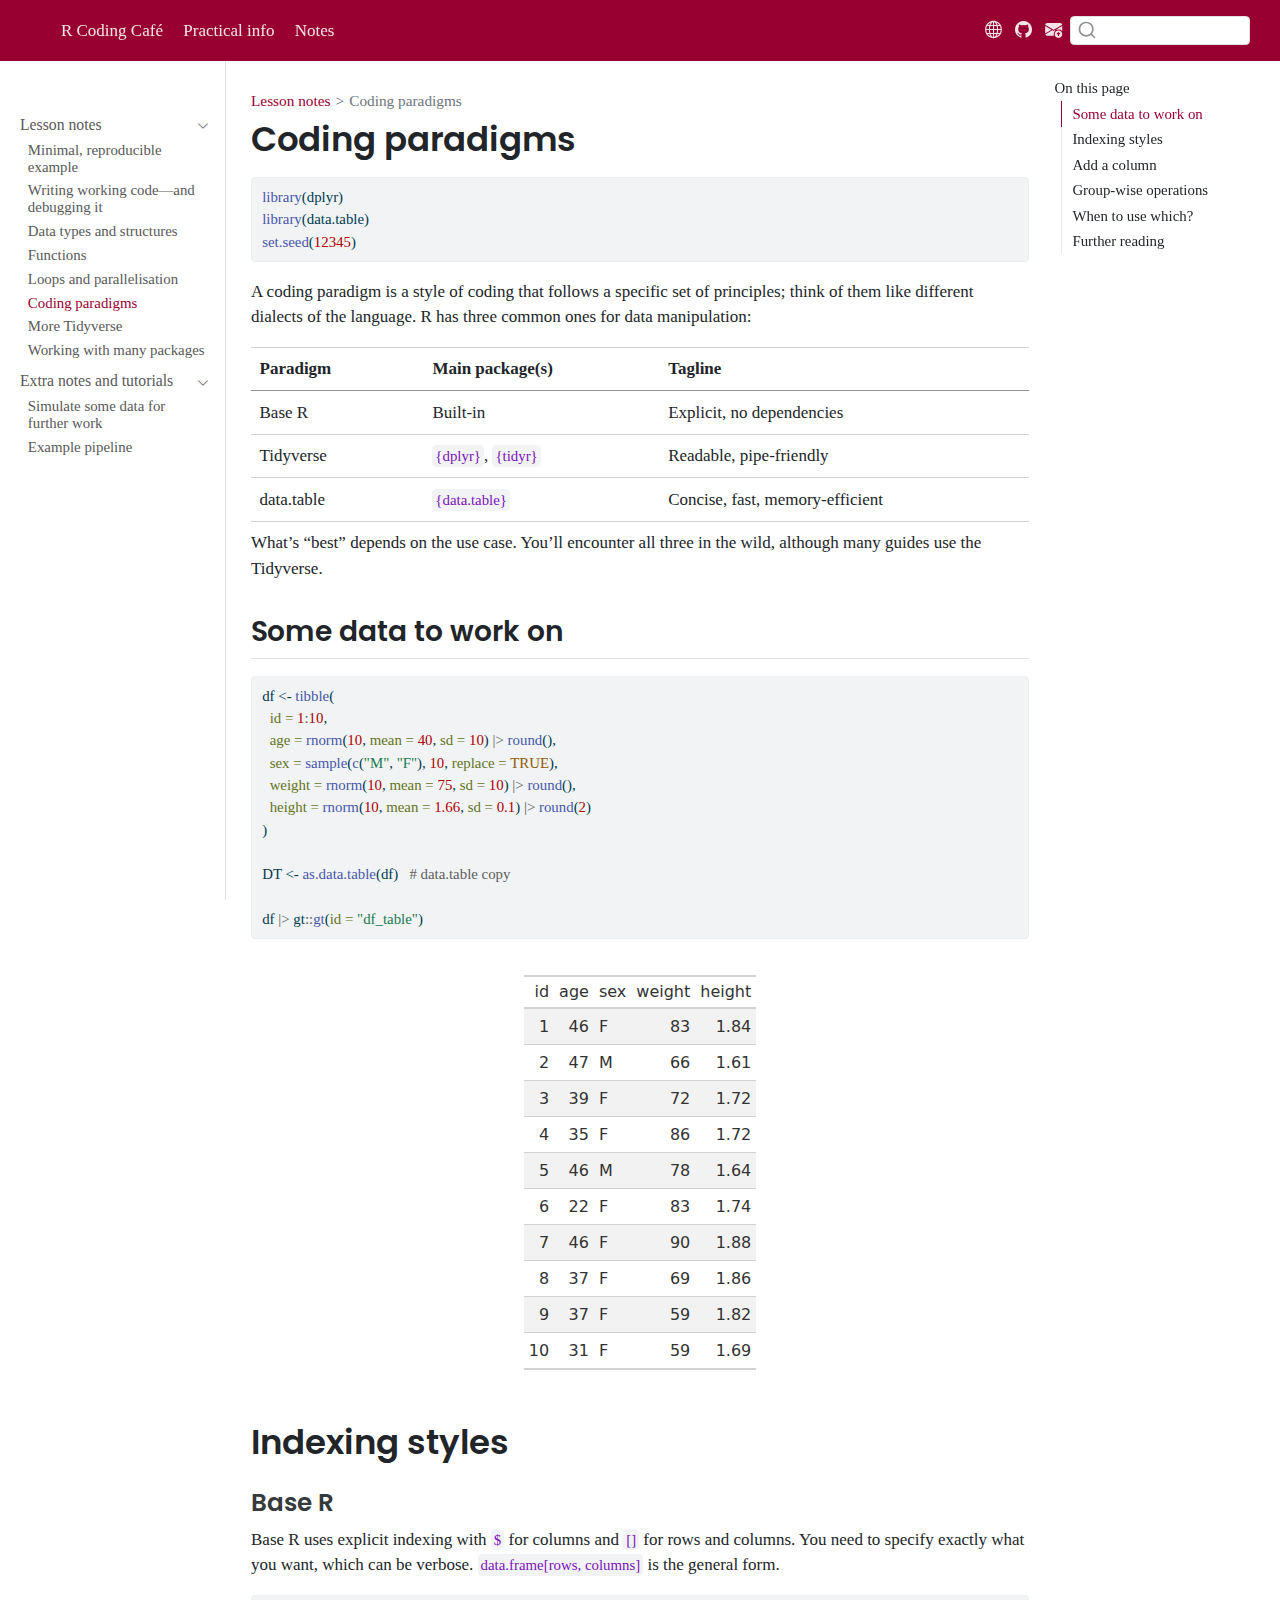
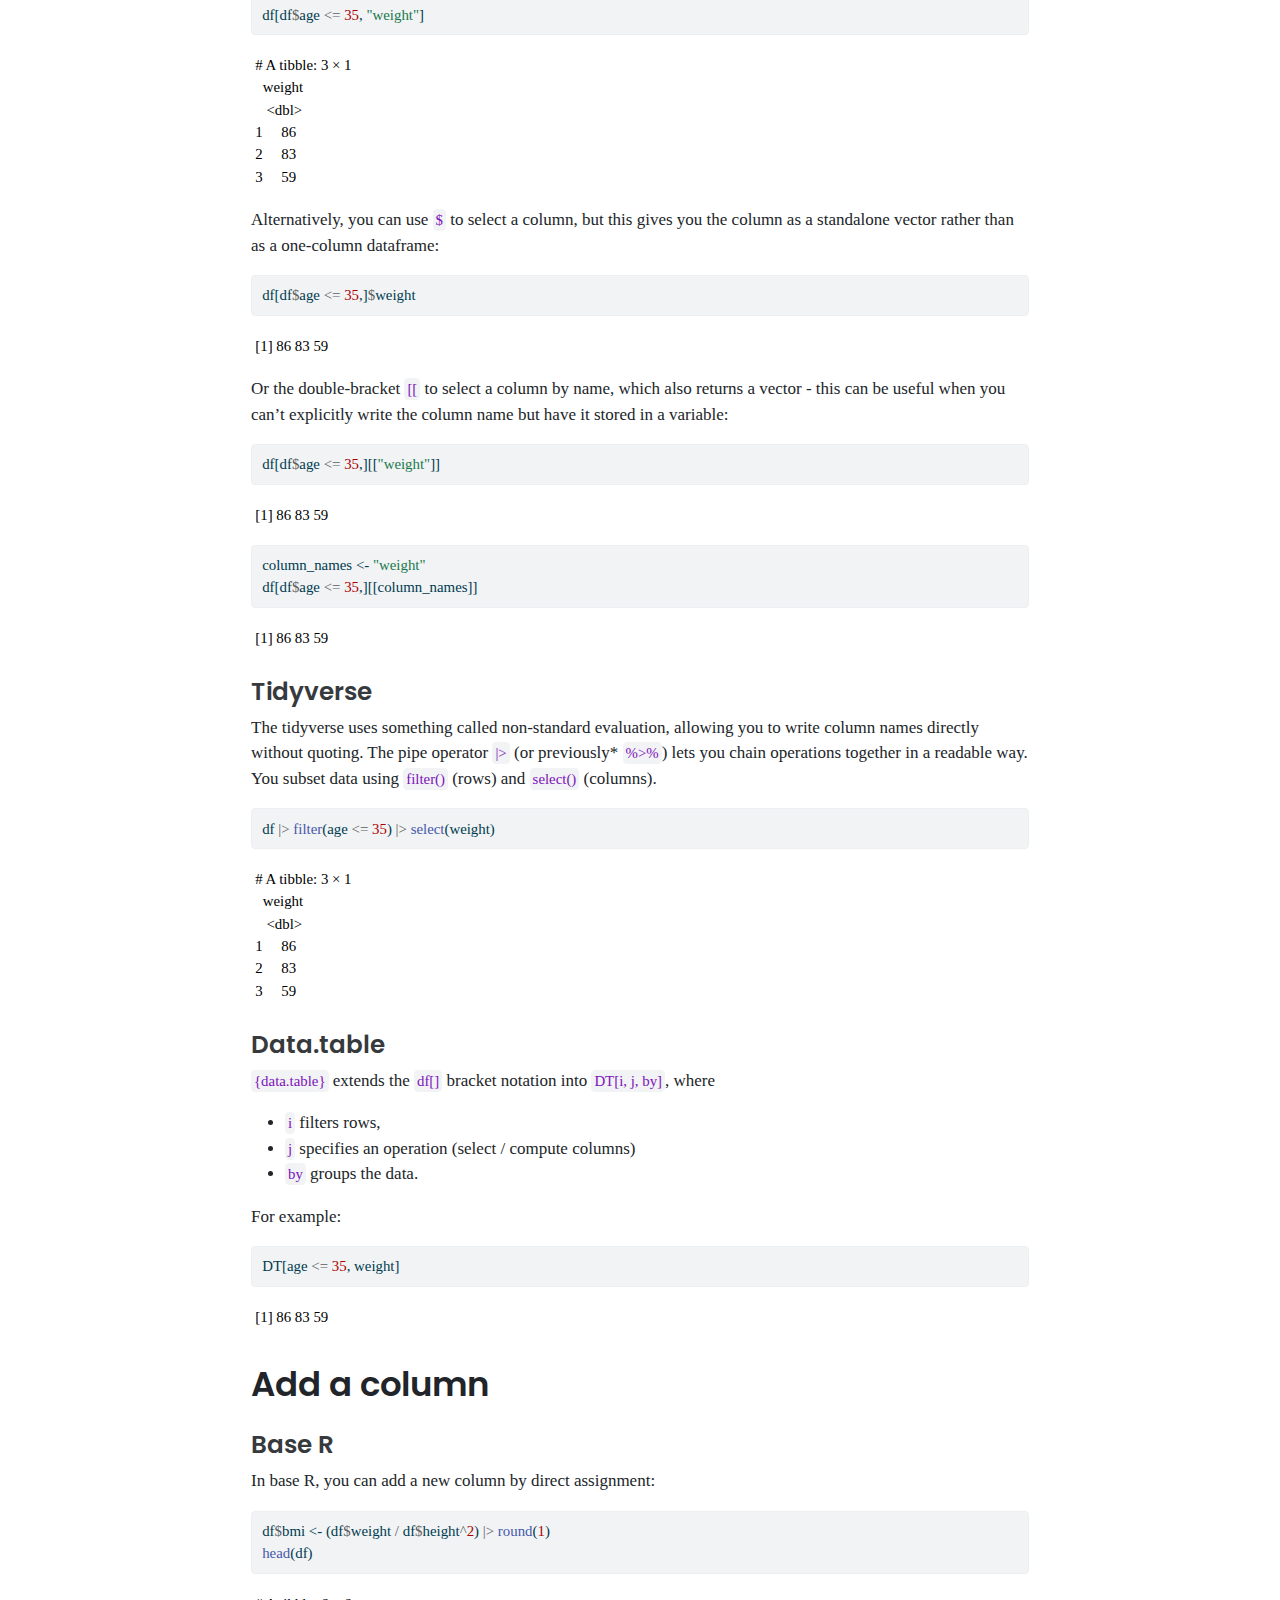
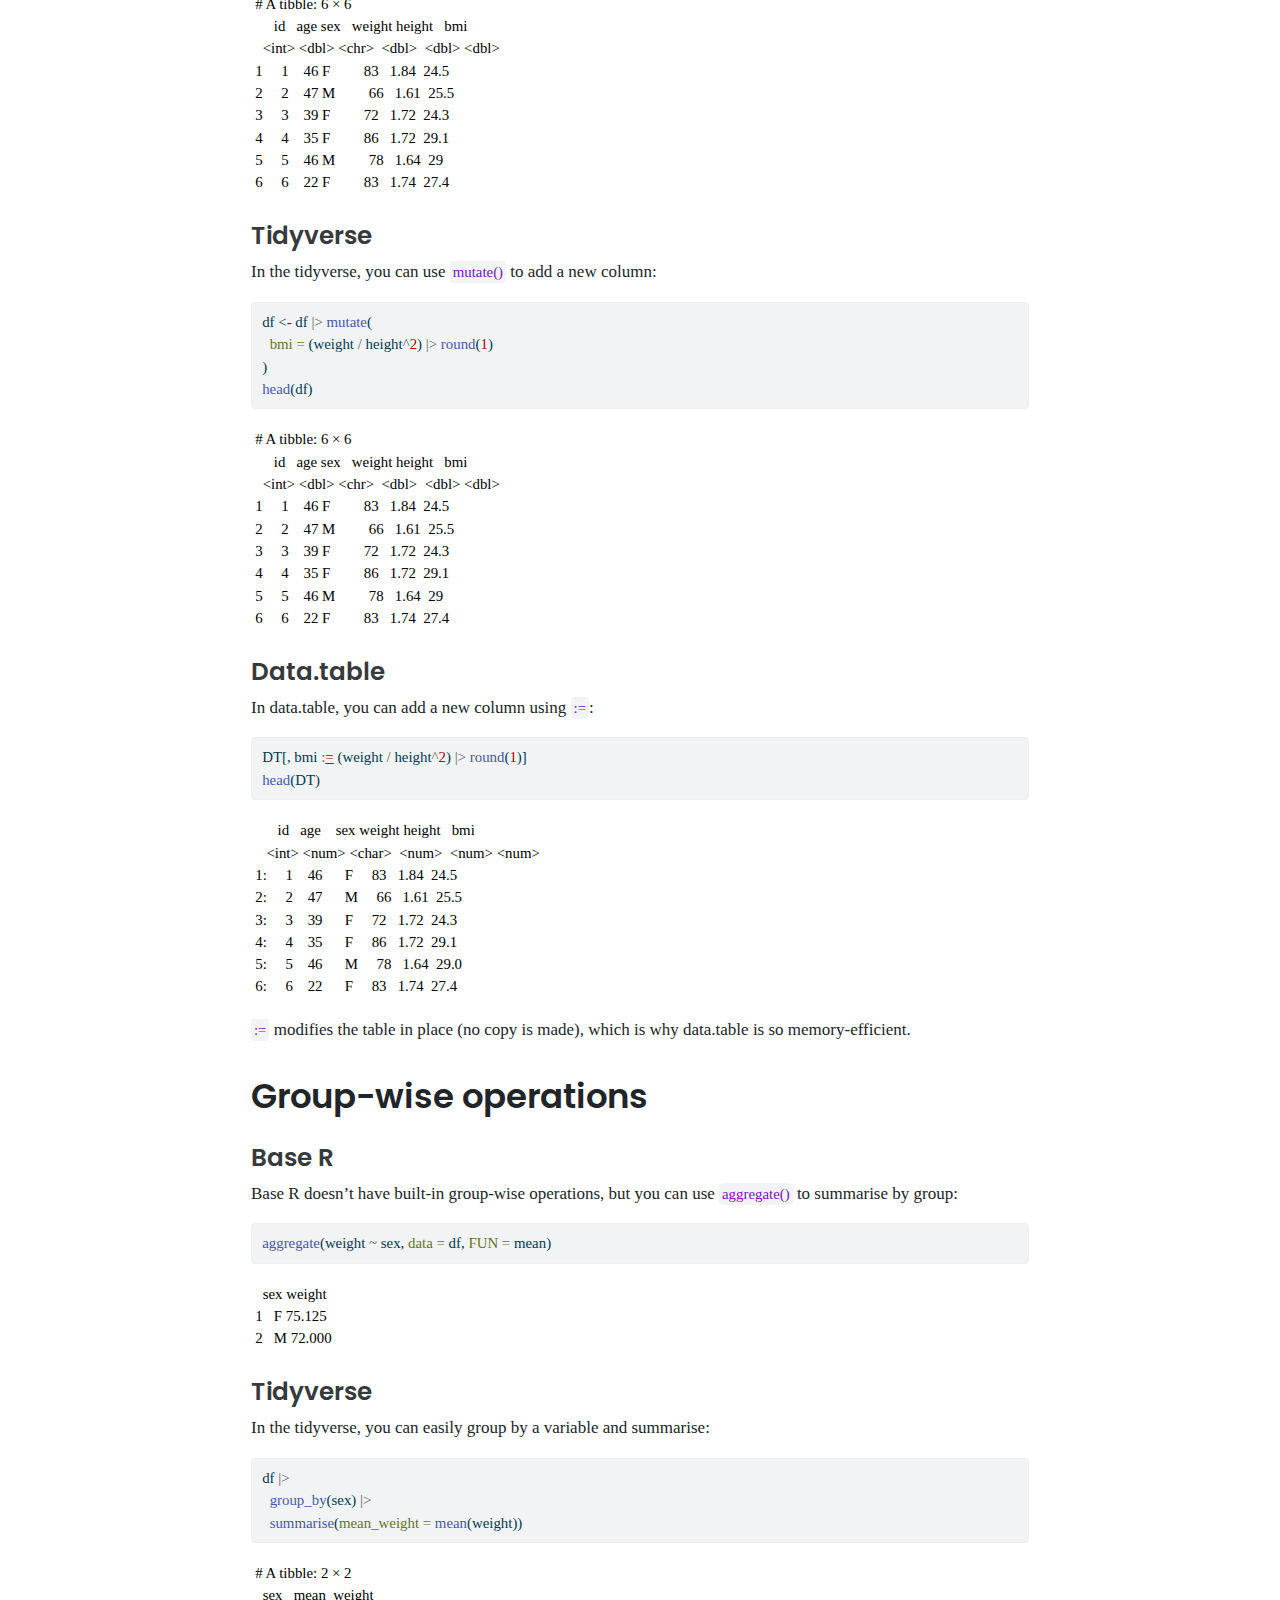
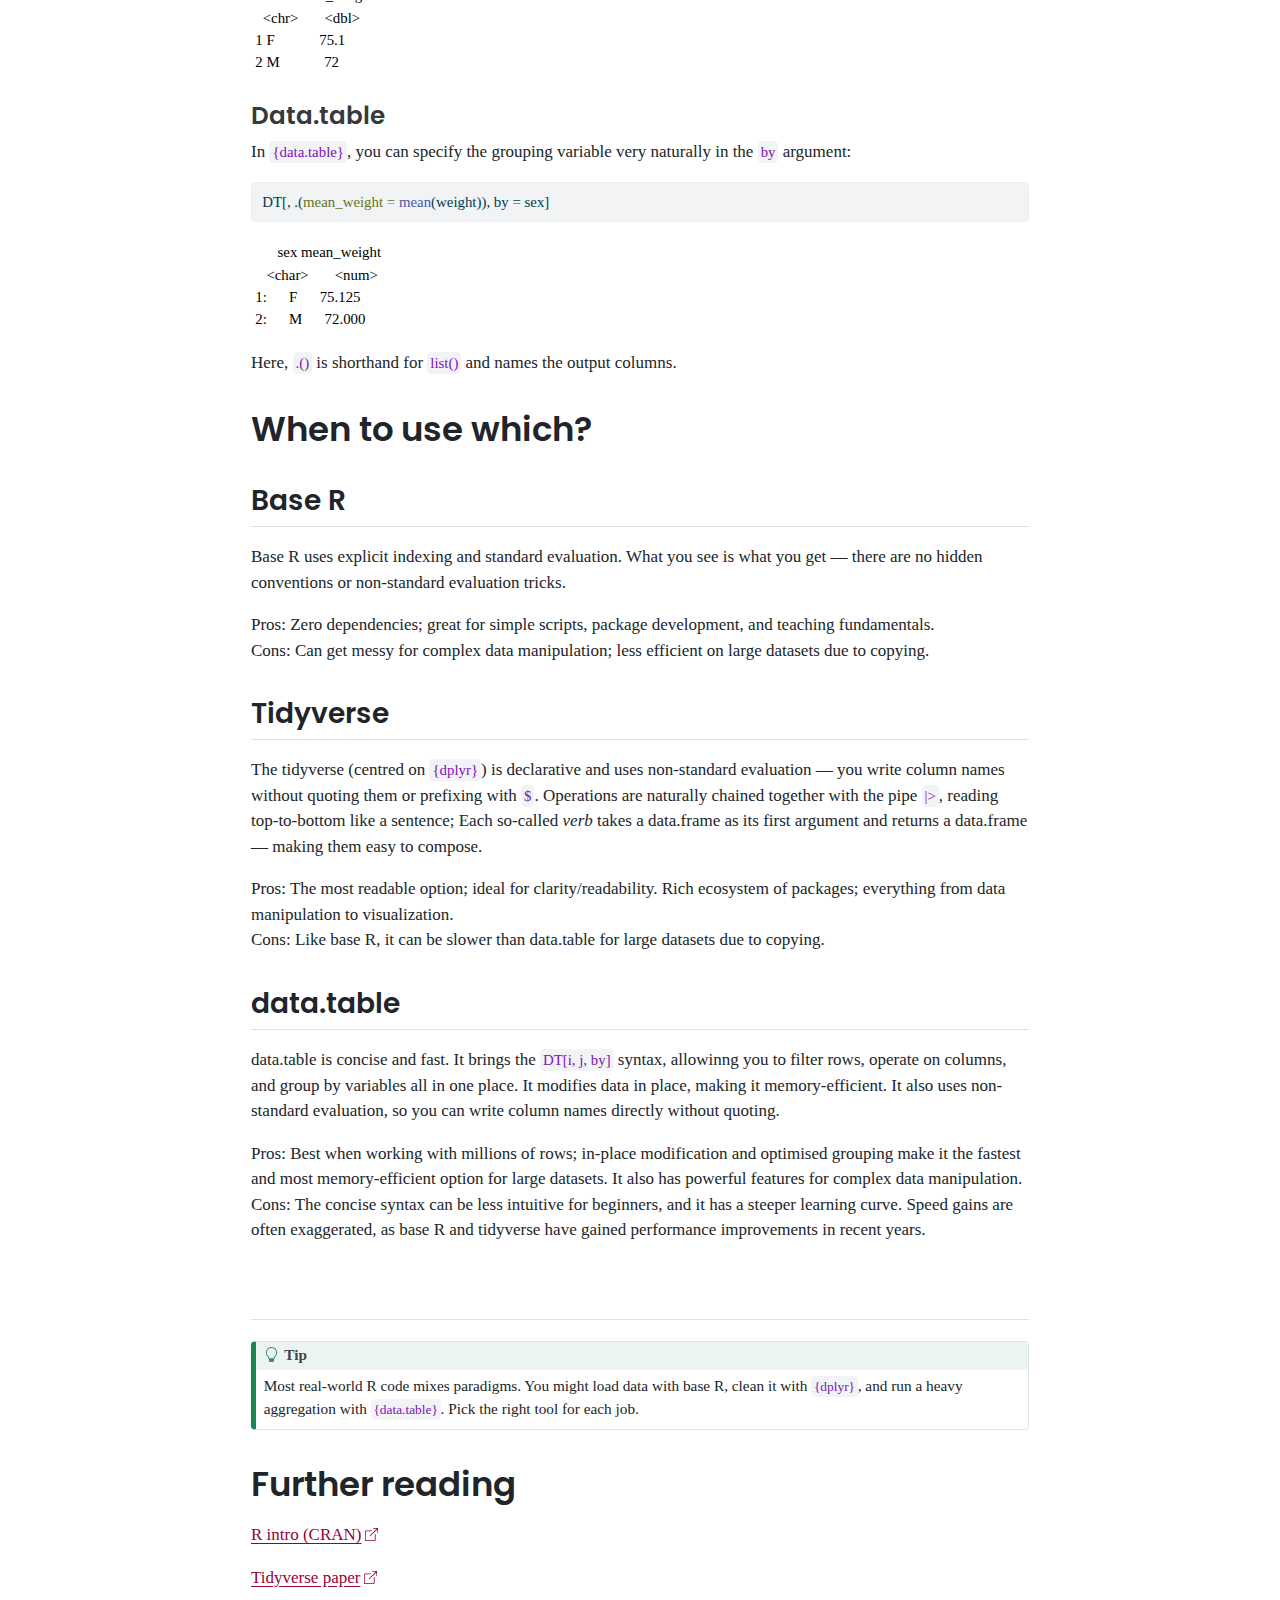
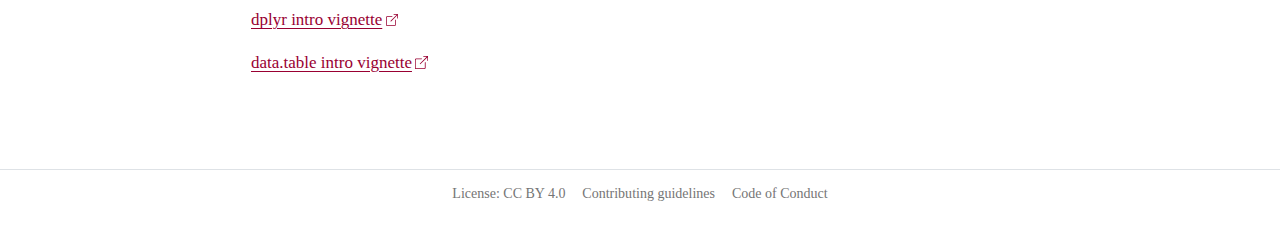
<file: notes/lesson-notes/06-Paradigms.html>
<!DOCTYPE html>
<html xmlns="http://www.w3.org/1999/xhtml" lang="en" xml:lang="en"><head>

<meta charset="utf-8">
<meta name="generator" content="quarto-1.8.25">

<meta name="viewport" content="width=device-width, initial-scale=1.0, user-scalable=yes">


<title>Coding paradigms – ZKA</title>
<style>
code{white-space: pre-wrap;}
span.smallcaps{font-variant: small-caps;}
div.columns{display: flex; gap: min(4vw, 1.5em);}
div.column{flex: auto; overflow-x: auto;}
div.hanging-indent{margin-left: 1.5em; text-indent: -1.5em;}
ul.task-list{list-style: none;}
ul.task-list li input[type="checkbox"] {
  width: 0.8em;
  margin: 0 0.8em 0.2em -1em; /* quarto-specific, see https://github.com/quarto-dev/quarto-cli/issues/4556 */ 
  vertical-align: middle;
}
/* CSS for syntax highlighting */
html { -webkit-text-size-adjust: 100%; }
pre > code.sourceCode { white-space: pre; position: relative; }
pre > code.sourceCode > span { display: inline-block; line-height: 1.25; }
pre > code.sourceCode > span:empty { height: 1.2em; }
.sourceCode { overflow: visible; }
code.sourceCode > span { color: inherit; text-decoration: inherit; }
div.sourceCode { margin: 1em 0; }
pre.sourceCode { margin: 0; }
@media screen {
div.sourceCode { overflow: auto; }
}
@media print {
pre > code.sourceCode { white-space: pre-wrap; }
pre > code.sourceCode > span { text-indent: -5em; padding-left: 5em; }
}
pre.numberSource code
  { counter-reset: source-line 0; }
pre.numberSource code > span
  { position: relative; left: -4em; counter-increment: source-line; }
pre.numberSource code > span > a:first-child::before
  { content: counter(source-line);
    position: relative; left: -1em; text-align: right; vertical-align: baseline;
    border: none; display: inline-block;
    -webkit-touch-callout: none; -webkit-user-select: none;
    -khtml-user-select: none; -moz-user-select: none;
    -ms-user-select: none; user-select: none;
    padding: 0 4px; width: 4em;
  }
pre.numberSource { margin-left: 3em;  padding-left: 4px; }
div.sourceCode
  {   }
@media screen {
pre > code.sourceCode > span > a:first-child::before { text-decoration: underline; }
}
</style>


<script src="../../site_libs/quarto-nav/quarto-nav.js"></script>
<script src="../../site_libs/clipboard/clipboard.min.js"></script>
<script src="../../site_libs/quarto-search/autocomplete.umd.js"></script>
<script src="../../site_libs/quarto-search/fuse.min.js"></script>
<script src="../../site_libs/quarto-search/quarto-search.js"></script>
<meta name="quarto:offset" content="../../">
<script src="../../site_libs/quarto-html/quarto.js" type="module"></script>
<script src="../../site_libs/quarto-html/tabsets/tabsets.js" type="module"></script>
<script src="../../site_libs/quarto-html/axe/axe-check.js" type="module"></script>
<script src="../../site_libs/quarto-html/popper.min.js"></script>
<script src="../../site_libs/quarto-html/tippy.umd.min.js"></script>
<script src="../../site_libs/quarto-html/anchor.min.js"></script>
<link href="../../site_libs/quarto-html/tippy.css" rel="stylesheet">
<link href="../../site_libs/quarto-html/quarto-syntax-highlighting-bca81f4a44bdcac9f2ea5a7007c52c72.css" rel="stylesheet" class="quarto-color-scheme" id="quarto-text-highlighting-styles">
<link href="../../site_libs/quarto-html/quarto-syntax-highlighting-dark-538170d48c3795f1291bb9214db34236.css" rel="stylesheet" class="quarto-color-scheme quarto-color-alternate" id="quarto-text-highlighting-styles">
<link href="../../site_libs/quarto-html/quarto-syntax-highlighting-bca81f4a44bdcac9f2ea5a7007c52c72.css" rel="stylesheet" class="quarto-color-scheme-extra" id="quarto-text-highlighting-styles">
<script src="../../site_libs/bootstrap/bootstrap.min.js"></script>
<link href="../../site_libs/bootstrap/bootstrap-icons.css" rel="stylesheet">
<link href="../../site_libs/bootstrap/bootstrap-58be809aee9e352d4cbc710845b6c930.min.css" rel="stylesheet" append-hash="true" class="quarto-color-scheme" id="quarto-bootstrap" data-mode="light">
<link href="../../site_libs/bootstrap/bootstrap-dark-58be809aee9e352d4cbc710845b6c930.min.css" rel="stylesheet" append-hash="true" class="quarto-color-scheme quarto-color-alternate" id="quarto-bootstrap" data-mode="light">
<link href="../../site_libs/bootstrap/bootstrap-58be809aee9e352d4cbc710845b6c930.min.css" rel="stylesheet" append-hash="true" class="quarto-color-scheme-extra" id="quarto-bootstrap" data-mode="light">
<script id="quarto-search-options" type="application/json">{
  "location": "navbar",
  "copy-button": false,
  "collapse-after": 3,
  "panel-placement": "end",
  "type": "textbox",
  "limit": 50,
  "keyboard-shortcut": [
    "f",
    "/",
    "s"
  ],
  "language": {
    "search-no-results-text": "No results",
    "search-matching-documents-text": "matching documents",
    "search-copy-link-title": "Copy link to search",
    "search-hide-matches-text": "Hide additional matches",
    "search-more-match-text": "more match in this document",
    "search-more-matches-text": "more matches in this document",
    "search-clear-button-title": "Clear",
    "search-text-placeholder": "",
    "search-detached-cancel-button-title": "Cancel",
    "search-submit-button-title": "Submit",
    "search-label": "Search"
  }
}</script>


</head>

<body class="nav-sidebar docked nav-fixed quarto-light">

<div id="quarto-search-results"></div>
  <header id="quarto-header" class="headroom fixed-top">
    <nav class="navbar navbar-expand-lg " data-bs-theme="dark">
      <div class="navbar-container container-fluid">
      <div class="navbar-brand-container mx-auto">
    <a href="../../index.html" class="navbar-brand navbar-brand-logo">
    </a>
    <a class="navbar-brand" href="../../index.html">
    <span class="navbar-title"></span>
    </a>
  </div>
            <div id="quarto-search" class="" title="Search"></div>
          <button class="navbar-toggler" type="button" data-bs-toggle="collapse" data-bs-target="#navbarCollapse" aria-controls="navbarCollapse" role="menu" aria-expanded="false" aria-label="Toggle navigation" onclick="if (window.quartoToggleHeadroom) { window.quartoToggleHeadroom(); }">
  <span class="navbar-toggler-icon"></span>
</button>
          <div class="collapse navbar-collapse" id="navbarCollapse">
            <ul class="navbar-nav navbar-nav-scroll me-auto">
  <li class="nav-item">
    <a class="nav-link active" href="../../index.html" aria-current="page"> 
<span class="menu-text">R Coding Café</span></a>
  </li>  
  <li class="nav-item">
    <a class="nav-link" href="../../practical-info.html"> 
<span class="menu-text">Practical info</span></a>
  </li>  
  <li class="nav-item">
    <a class="nav-link" href="../../notes/lesson-notes/index.html"> 
<span class="menu-text">Notes</span></a>
  </li>  
</ul>
          </div> <!-- /navcollapse -->
            <div class="quarto-navbar-tools tools-wide">
    <a href="https://steno-aarhus.github.io" title="" class="quarto-navigation-tool px-1" aria-label="Globe icon: Link to the Steno Aarhus GitHub landing webpage for all other Steno Aarhus projects"><i class="bi bi-globe"></i></a>
    <a href="https://github.com/steno-aarhus/" title="" class="quarto-navigation-tool px-1" aria-label=""><i class="bi bi-github"></i></a>
    <a href="mailto:contact@zheer.dk" title="" class="quarto-navigation-tool px-1" aria-label=""><i class="bi bi-envelope-arrow-up-fill"></i></a>
</div>
      </div> <!-- /container-fluid -->
    </nav>
  <nav class="quarto-secondary-nav">
    <div class="container-fluid d-flex">
      <button type="button" class="quarto-btn-toggle btn" data-bs-toggle="collapse" role="button" data-bs-target=".quarto-sidebar-collapse-item" aria-controls="quarto-sidebar" aria-expanded="false" aria-label="Toggle sidebar navigation" onclick="if (window.quartoToggleHeadroom) { window.quartoToggleHeadroom(); }">
        <i class="bi bi-layout-text-sidebar-reverse"></i>
      </button>
        <nav class="quarto-page-breadcrumbs" aria-label="breadcrumb"><ol class="breadcrumb"><li class="breadcrumb-item"><a href="../../notes/lesson-notes/index.html">Lesson notes</a></li><li class="breadcrumb-item"><a href="../../notes/lesson-notes/06-Paradigms.html">Coding paradigms</a></li></ol></nav>
        <a class="flex-grow-1" role="navigation" data-bs-toggle="collapse" data-bs-target=".quarto-sidebar-collapse-item" aria-controls="quarto-sidebar" aria-expanded="false" aria-label="Toggle sidebar navigation" onclick="if (window.quartoToggleHeadroom) { window.quartoToggleHeadroom(); }">      
        </a>
    </div>
  </nav>
</header>
<!-- content -->
<div id="quarto-content" class="quarto-container page-columns page-rows-contents page-layout-article page-navbar">
<!-- sidebar -->
  <nav id="quarto-sidebar" class="sidebar collapse collapse-horizontal quarto-sidebar-collapse-item sidebar-navigation docked overflow-auto">
    <div class="pt-lg-2 mt-2 text-left sidebar-header">
      <a href="../../index.html" class="sidebar-logo-link">
      </a>
      </div>
    <div class="sidebar-menu-container"> 
    <ul class="list-unstyled mt-1">
        <li class="sidebar-item sidebar-item-section">
      <div class="sidebar-item-container"> 
            <a href="../../notes/lesson-notes/index.html" class="sidebar-item-text sidebar-link">
 <span class="menu-text">Lesson notes</span></a>
          <a class="sidebar-item-toggle text-start" data-bs-toggle="collapse" data-bs-target="#quarto-sidebar-section-1" role="navigation" aria-expanded="true" aria-label="Toggle section">
            <i class="bi bi-chevron-right ms-2"></i>
          </a> 
      </div>
      <ul id="quarto-sidebar-section-1" class="collapse list-unstyled sidebar-section depth1 show">  
          <li class="sidebar-item">
  <div class="sidebar-item-container"> 
  <a href="../../notes/lesson-notes/01-Minimal-Reproducible-Example.html" class="sidebar-item-text sidebar-link">
 <span class="menu-text">Minimal, reproducible example</span></a>
  </div>
</li>
          <li class="sidebar-item">
  <div class="sidebar-item-container"> 
  <a href="../../notes/lesson-notes/02-Debugging.html" class="sidebar-item-text sidebar-link">
 <span class="menu-text">Writing working code—and debugging it</span></a>
  </div>
</li>
          <li class="sidebar-item">
  <div class="sidebar-item-container"> 
  <a href="../../notes/lesson-notes/03-Data-Types.html" class="sidebar-item-text sidebar-link">
 <span class="menu-text">Data types and structures</span></a>
  </div>
</li>
          <li class="sidebar-item">
  <div class="sidebar-item-container"> 
  <a href="../../notes/lesson-notes/04-Functions.html" class="sidebar-item-text sidebar-link">
 <span class="menu-text">Functions</span></a>
  </div>
</li>
          <li class="sidebar-item">
  <div class="sidebar-item-container"> 
  <a href="../../notes/lesson-notes/05-Loops.html" class="sidebar-item-text sidebar-link">
 <span class="menu-text">Loops and parallelisation</span></a>
  </div>
</li>
          <li class="sidebar-item">
  <div class="sidebar-item-container"> 
  <a href="../../notes/lesson-notes/06-Paradigms.html" class="sidebar-item-text sidebar-link active">
 <span class="menu-text">Coding paradigms</span></a>
  </div>
</li>
          <li class="sidebar-item">
  <div class="sidebar-item-container"> 
  <a href="../../notes/lesson-notes/07-Tidyverse.html" class="sidebar-item-text sidebar-link">
 <span class="menu-text">More Tidyverse</span></a>
  </div>
</li>
          <li class="sidebar-item">
  <div class="sidebar-item-container"> 
  <a href="../../notes/lesson-notes/08-Packages-and-Dependencies.html" class="sidebar-item-text sidebar-link">
 <span class="menu-text">Working with many packages</span></a>
  </div>
</li>
      </ul>
  </li>
        <li class="sidebar-item sidebar-item-section">
      <div class="sidebar-item-container"> 
            <a href="../../notes/extra/index.html" class="sidebar-item-text sidebar-link">
 <span class="menu-text">Extra notes and tutorials</span></a>
          <a class="sidebar-item-toggle text-start" data-bs-toggle="collapse" data-bs-target="#quarto-sidebar-section-2" role="navigation" aria-expanded="true" aria-label="Toggle section">
            <i class="bi bi-chevron-right ms-2"></i>
          </a> 
      </div>
      <ul id="quarto-sidebar-section-2" class="collapse list-unstyled sidebar-section depth1 show">  
          <li class="sidebar-item">
  <div class="sidebar-item-container"> 
  <a href="../../notes/extra/0-simulate-data.html" class="sidebar-item-text sidebar-link">
 <span class="menu-text">Simulate some data for further work</span></a>
  </div>
</li>
          <li class="sidebar-item">
  <div class="sidebar-item-container"> 
  <a href="../../notes/extra/1-example-pipeline.html" class="sidebar-item-text sidebar-link">
 <span class="menu-text">Example pipeline</span></a>
  </div>
</li>
      </ul>
  </li>
    </ul>
    </div>
</nav>
<div id="quarto-sidebar-glass" class="quarto-sidebar-collapse-item" data-bs-toggle="collapse" data-bs-target=".quarto-sidebar-collapse-item"></div>
<!-- margin-sidebar -->
    <div id="quarto-margin-sidebar" class="sidebar margin-sidebar">
        <nav id="TOC" role="doc-toc" class="toc-active">
    <h2 id="toc-title">On this page</h2>
   
  <ul>
  <li><a href="#some-data-to-work-on" id="toc-some-data-to-work-on" class="nav-link active" data-scroll-target="#some-data-to-work-on">Some data to work on</a></li>
  <li><a href="#indexing-styles" id="toc-indexing-styles" class="nav-link" data-scroll-target="#indexing-styles">Indexing styles</a>
  <ul class="collapse">
  <li><a href="#base-r" id="toc-base-r" class="nav-link" data-scroll-target="#base-r">Base R</a></li>
  <li><a href="#tidyverse" id="toc-tidyverse" class="nav-link" data-scroll-target="#tidyverse">Tidyverse</a></li>
  <li><a href="#data.table" id="toc-data.table" class="nav-link" data-scroll-target="#data.table">Data.table</a></li>
  </ul></li>
  <li><a href="#add-a-column" id="toc-add-a-column" class="nav-link" data-scroll-target="#add-a-column">Add a column</a>
  <ul class="collapse">
  <li><a href="#base-r-1" id="toc-base-r-1" class="nav-link" data-scroll-target="#base-r-1">Base R</a></li>
  <li><a href="#tidyverse-1" id="toc-tidyverse-1" class="nav-link" data-scroll-target="#tidyverse-1">Tidyverse</a></li>
  <li><a href="#data.table-1" id="toc-data.table-1" class="nav-link" data-scroll-target="#data.table-1">Data.table</a></li>
  </ul></li>
  <li><a href="#group-wise-operations" id="toc-group-wise-operations" class="nav-link" data-scroll-target="#group-wise-operations">Group-wise operations</a>
  <ul class="collapse">
  <li><a href="#base-r-2" id="toc-base-r-2" class="nav-link" data-scroll-target="#base-r-2">Base R</a></li>
  <li><a href="#tidyverse-2" id="toc-tidyverse-2" class="nav-link" data-scroll-target="#tidyverse-2">Tidyverse</a></li>
  <li><a href="#data.table-2" id="toc-data.table-2" class="nav-link" data-scroll-target="#data.table-2">Data.table</a></li>
  </ul></li>
  <li><a href="#when-to-use-which" id="toc-when-to-use-which" class="nav-link" data-scroll-target="#when-to-use-which">When to use which?</a>
  <ul class="collapse">
  <li><a href="#base-r-3" id="toc-base-r-3" class="nav-link" data-scroll-target="#base-r-3">Base R</a></li>
  <li><a href="#tidyverse-3" id="toc-tidyverse-3" class="nav-link" data-scroll-target="#tidyverse-3">Tidyverse</a></li>
  <li><a href="#data.table-3" id="toc-data.table-3" class="nav-link" data-scroll-target="#data.table-3">data.table</a></li>
  <li><a href="#section" id="toc-section" class="nav-link" data-scroll-target="#section"></a></li>
  </ul></li>
  <li><a href="#further-reading" id="toc-further-reading" class="nav-link" data-scroll-target="#further-reading">Further reading</a></li>
  </ul>
</nav>
    </div>
<!-- main -->
<main class="content" id="quarto-document-content">

<header id="title-block-header" class="quarto-title-block default"><nav class="quarto-page-breadcrumbs quarto-title-breadcrumbs d-none d-lg-block" aria-label="breadcrumb"><ol class="breadcrumb"><li class="breadcrumb-item"><a href="../../notes/lesson-notes/index.html">Lesson notes</a></li><li class="breadcrumb-item"><a href="../../notes/lesson-notes/06-Paradigms.html">Coding paradigms</a></li></ol></nav>
<div class="quarto-title">
<h1 class="title">Coding paradigms</h1>
</div>



<div class="quarto-title-meta">

    
  
    
  </div>
  


</header>


<div class="cell">
<div class="code-copy-outer-scaffold"><div class="sourceCode cell-code" id="cb1"><pre class="sourceCode r code-with-copy"><code class="sourceCode r"><span id="cb1-1"><a href="#cb1-1" aria-hidden="true" tabindex="-1"></a><span class="fu">library</span>(dplyr)</span>
<span id="cb1-2"><a href="#cb1-2" aria-hidden="true" tabindex="-1"></a><span class="fu">library</span>(data.table)</span>
<span id="cb1-3"><a href="#cb1-3" aria-hidden="true" tabindex="-1"></a><span class="fu">set.seed</span>(<span class="dv">12345</span>)</span></code></pre></div><button title="Copy to Clipboard" class="code-copy-button"><i class="bi"></i></button></div>
</div>
<p>A <strong>coding paradigm</strong> is a style of coding that follows a specific set of principles; think of them like different dialects of the language. R has three common ones for data manipulation:</p>
<table class="caption-top table">
<colgroup>
<col style="width: 22%">
<col style="width: 30%">
<col style="width: 47%">
</colgroup>
<thead>
<tr class="header">
<th>Paradigm</th>
<th>Main package(s)</th>
<th>Tagline</th>
</tr>
</thead>
<tbody>
<tr class="odd">
<td><strong>Base R</strong></td>
<td>Built-in</td>
<td>Explicit, no dependencies</td>
</tr>
<tr class="even">
<td><strong>Tidyverse</strong></td>
<td><code>{dplyr}</code>, <code>{tidyr}</code></td>
<td>Readable, pipe-friendly</td>
</tr>
<tr class="odd">
<td><strong>data.table</strong></td>
<td><code>{data.table}</code></td>
<td>Concise, fast, memory-efficient</td>
</tr>
</tbody>
</table>
<p>What’s “best” depends on the use case. You’ll encounter all three in the wild, although many guides use the Tidyverse.</p>
<section id="some-data-to-work-on" class="level2">
<h2 class="anchored" data-anchor-id="some-data-to-work-on">Some data to work on</h2>
<div class="cell">
<div class="code-copy-outer-scaffold"><div class="sourceCode cell-code" id="cb2"><pre class="sourceCode r code-with-copy"><code class="sourceCode r"><span id="cb2-1"><a href="#cb2-1" aria-hidden="true" tabindex="-1"></a>df <span class="ot">&lt;-</span> <span class="fu">tibble</span>(</span>
<span id="cb2-2"><a href="#cb2-2" aria-hidden="true" tabindex="-1"></a>  <span class="at">id =</span> <span class="dv">1</span><span class="sc">:</span><span class="dv">10</span>,</span>
<span id="cb2-3"><a href="#cb2-3" aria-hidden="true" tabindex="-1"></a>  <span class="at">age =</span> <span class="fu">rnorm</span>(<span class="dv">10</span>, <span class="at">mean =</span> <span class="dv">40</span>, <span class="at">sd =</span> <span class="dv">10</span>) <span class="sc">|&gt;</span> <span class="fu">round</span>(),</span>
<span id="cb2-4"><a href="#cb2-4" aria-hidden="true" tabindex="-1"></a>  <span class="at">sex =</span> <span class="fu">sample</span>(<span class="fu">c</span>(<span class="st">"M"</span>, <span class="st">"F"</span>), <span class="dv">10</span>, <span class="at">replace =</span> <span class="cn">TRUE</span>),</span>
<span id="cb2-5"><a href="#cb2-5" aria-hidden="true" tabindex="-1"></a>  <span class="at">weight =</span> <span class="fu">rnorm</span>(<span class="dv">10</span>, <span class="at">mean =</span> <span class="dv">75</span>, <span class="at">sd =</span> <span class="dv">10</span>) <span class="sc">|&gt;</span> <span class="fu">round</span>(),</span>
<span id="cb2-6"><a href="#cb2-6" aria-hidden="true" tabindex="-1"></a>  <span class="at">height =</span> <span class="fu">rnorm</span>(<span class="dv">10</span>, <span class="at">mean =</span> <span class="fl">1.66</span>, <span class="at">sd =</span> <span class="fl">0.1</span>) <span class="sc">|&gt;</span> <span class="fu">round</span>(<span class="dv">2</span>)</span>
<span id="cb2-7"><a href="#cb2-7" aria-hidden="true" tabindex="-1"></a>)</span>
<span id="cb2-8"><a href="#cb2-8" aria-hidden="true" tabindex="-1"></a></span>
<span id="cb2-9"><a href="#cb2-9" aria-hidden="true" tabindex="-1"></a>DT <span class="ot">&lt;-</span> <span class="fu">as.data.table</span>(df)   <span class="co"># data.table copy</span></span>
<span id="cb2-10"><a href="#cb2-10" aria-hidden="true" tabindex="-1"></a></span>
<span id="cb2-11"><a href="#cb2-11" aria-hidden="true" tabindex="-1"></a>df <span class="sc">|&gt;</span> gt<span class="sc">::</span><span class="fu">gt</span>(<span class="at">id =</span> <span class="st">"df_table"</span>)</span></code></pre></div><button title="Copy to Clipboard" class="code-copy-button"><i class="bi"></i></button></div>
<div class="cell-output-display">
<div id="df_table" style="padding-left:0px;padding-right:0px;padding-top:10px;padding-bottom:10px;overflow-x:auto;overflow-y:auto;width:auto;height:auto;">
<style>#df_table table {
  font-family: system-ui, 'Segoe UI', Roboto, Helvetica, Arial, sans-serif, 'Apple Color Emoji', 'Segoe UI Emoji', 'Segoe UI Symbol', 'Noto Color Emoji';
  -webkit-font-smoothing: antialiased;
  -moz-osx-font-smoothing: grayscale;
}

#df_table thead, #df_table tbody, #df_table tfoot, #df_table tr, #df_table td, #df_table th {
  border-style: none;
}

#df_table p {
  margin: 0;
  padding: 0;
}

#df_table .gt_table {
  display: table;
  border-collapse: collapse;
  line-height: normal;
  margin-left: auto;
  margin-right: auto;
  color: #333333;
  font-size: 16px;
  font-weight: normal;
  font-style: normal;
  background-color: #FFFFFF;
  width: auto;
  border-top-style: solid;
  border-top-width: 2px;
  border-top-color: #A8A8A8;
  border-right-style: none;
  border-right-width: 2px;
  border-right-color: #D3D3D3;
  border-bottom-style: solid;
  border-bottom-width: 2px;
  border-bottom-color: #A8A8A8;
  border-left-style: none;
  border-left-width: 2px;
  border-left-color: #D3D3D3;
}

#df_table .gt_caption {
  padding-top: 4px;
  padding-bottom: 4px;
}

#df_table .gt_title {
  color: #333333;
  font-size: 125%;
  font-weight: initial;
  padding-top: 4px;
  padding-bottom: 4px;
  padding-left: 5px;
  padding-right: 5px;
  border-bottom-color: #FFFFFF;
  border-bottom-width: 0;
}

#df_table .gt_subtitle {
  color: #333333;
  font-size: 85%;
  font-weight: initial;
  padding-top: 3px;
  padding-bottom: 5px;
  padding-left: 5px;
  padding-right: 5px;
  border-top-color: #FFFFFF;
  border-top-width: 0;
}

#df_table .gt_heading {
  background-color: #FFFFFF;
  text-align: center;
  border-bottom-color: #FFFFFF;
  border-left-style: none;
  border-left-width: 1px;
  border-left-color: #D3D3D3;
  border-right-style: none;
  border-right-width: 1px;
  border-right-color: #D3D3D3;
}

#df_table .gt_bottom_border {
  border-bottom-style: solid;
  border-bottom-width: 2px;
  border-bottom-color: #D3D3D3;
}

#df_table .gt_col_headings {
  border-top-style: solid;
  border-top-width: 2px;
  border-top-color: #D3D3D3;
  border-bottom-style: solid;
  border-bottom-width: 2px;
  border-bottom-color: #D3D3D3;
  border-left-style: none;
  border-left-width: 1px;
  border-left-color: #D3D3D3;
  border-right-style: none;
  border-right-width: 1px;
  border-right-color: #D3D3D3;
}

#df_table .gt_col_heading {
  color: #333333;
  background-color: #FFFFFF;
  font-size: 100%;
  font-weight: normal;
  text-transform: inherit;
  border-left-style: none;
  border-left-width: 1px;
  border-left-color: #D3D3D3;
  border-right-style: none;
  border-right-width: 1px;
  border-right-color: #D3D3D3;
  vertical-align: bottom;
  padding-top: 5px;
  padding-bottom: 6px;
  padding-left: 5px;
  padding-right: 5px;
  overflow-x: hidden;
}

#df_table .gt_column_spanner_outer {
  color: #333333;
  background-color: #FFFFFF;
  font-size: 100%;
  font-weight: normal;
  text-transform: inherit;
  padding-top: 0;
  padding-bottom: 0;
  padding-left: 4px;
  padding-right: 4px;
}

#df_table .gt_column_spanner_outer:first-child {
  padding-left: 0;
}

#df_table .gt_column_spanner_outer:last-child {
  padding-right: 0;
}

#df_table .gt_column_spanner {
  border-bottom-style: solid;
  border-bottom-width: 2px;
  border-bottom-color: #D3D3D3;
  vertical-align: bottom;
  padding-top: 5px;
  padding-bottom: 5px;
  overflow-x: hidden;
  display: inline-block;
  width: 100%;
}

#df_table .gt_spanner_row {
  border-bottom-style: hidden;
}

#df_table .gt_group_heading {
  padding-top: 8px;
  padding-bottom: 8px;
  padding-left: 5px;
  padding-right: 5px;
  color: #333333;
  background-color: #FFFFFF;
  font-size: 100%;
  font-weight: initial;
  text-transform: inherit;
  border-top-style: solid;
  border-top-width: 2px;
  border-top-color: #D3D3D3;
  border-bottom-style: solid;
  border-bottom-width: 2px;
  border-bottom-color: #D3D3D3;
  border-left-style: none;
  border-left-width: 1px;
  border-left-color: #D3D3D3;
  border-right-style: none;
  border-right-width: 1px;
  border-right-color: #D3D3D3;
  vertical-align: middle;
  text-align: left;
}

#df_table .gt_empty_group_heading {
  padding: 0.5px;
  color: #333333;
  background-color: #FFFFFF;
  font-size: 100%;
  font-weight: initial;
  border-top-style: solid;
  border-top-width: 2px;
  border-top-color: #D3D3D3;
  border-bottom-style: solid;
  border-bottom-width: 2px;
  border-bottom-color: #D3D3D3;
  vertical-align: middle;
}

#df_table .gt_from_md > :first-child {
  margin-top: 0;
}

#df_table .gt_from_md > :last-child {
  margin-bottom: 0;
}

#df_table .gt_row {
  padding-top: 8px;
  padding-bottom: 8px;
  padding-left: 5px;
  padding-right: 5px;
  margin: 10px;
  border-top-style: solid;
  border-top-width: 1px;
  border-top-color: #D3D3D3;
  border-left-style: none;
  border-left-width: 1px;
  border-left-color: #D3D3D3;
  border-right-style: none;
  border-right-width: 1px;
  border-right-color: #D3D3D3;
  vertical-align: middle;
  overflow-x: hidden;
}

#df_table .gt_stub {
  color: #333333;
  background-color: #FFFFFF;
  font-size: 100%;
  font-weight: initial;
  text-transform: inherit;
  border-right-style: solid;
  border-right-width: 2px;
  border-right-color: #D3D3D3;
  padding-left: 5px;
  padding-right: 5px;
}

#df_table .gt_stub_row_group {
  color: #333333;
  background-color: #FFFFFF;
  font-size: 100%;
  font-weight: initial;
  text-transform: inherit;
  border-right-style: solid;
  border-right-width: 2px;
  border-right-color: #D3D3D3;
  padding-left: 5px;
  padding-right: 5px;
  vertical-align: top;
}

#df_table .gt_row_group_first td {
  border-top-width: 2px;
}

#df_table .gt_row_group_first th {
  border-top-width: 2px;
}

#df_table .gt_summary_row {
  color: #333333;
  background-color: #FFFFFF;
  text-transform: inherit;
  padding-top: 8px;
  padding-bottom: 8px;
  padding-left: 5px;
  padding-right: 5px;
}

#df_table .gt_first_summary_row {
  border-top-style: solid;
  border-top-color: #D3D3D3;
}

#df_table .gt_first_summary_row.thick {
  border-top-width: 2px;
}

#df_table .gt_last_summary_row {
  padding-top: 8px;
  padding-bottom: 8px;
  padding-left: 5px;
  padding-right: 5px;
  border-bottom-style: solid;
  border-bottom-width: 2px;
  border-bottom-color: #D3D3D3;
}

#df_table .gt_grand_summary_row {
  color: #333333;
  background-color: #FFFFFF;
  text-transform: inherit;
  padding-top: 8px;
  padding-bottom: 8px;
  padding-left: 5px;
  padding-right: 5px;
}

#df_table .gt_first_grand_summary_row {
  padding-top: 8px;
  padding-bottom: 8px;
  padding-left: 5px;
  padding-right: 5px;
  border-top-style: double;
  border-top-width: 6px;
  border-top-color: #D3D3D3;
}

#df_table .gt_last_grand_summary_row_top {
  padding-top: 8px;
  padding-bottom: 8px;
  padding-left: 5px;
  padding-right: 5px;
  border-bottom-style: double;
  border-bottom-width: 6px;
  border-bottom-color: #D3D3D3;
}

#df_table .gt_striped {
  background-color: rgba(128, 128, 128, 0.05);
}

#df_table .gt_table_body {
  border-top-style: solid;
  border-top-width: 2px;
  border-top-color: #D3D3D3;
  border-bottom-style: solid;
  border-bottom-width: 2px;
  border-bottom-color: #D3D3D3;
}

#df_table .gt_footnotes {
  color: #333333;
  background-color: #FFFFFF;
  border-bottom-style: none;
  border-bottom-width: 2px;
  border-bottom-color: #D3D3D3;
  border-left-style: none;
  border-left-width: 2px;
  border-left-color: #D3D3D3;
  border-right-style: none;
  border-right-width: 2px;
  border-right-color: #D3D3D3;
}

#df_table .gt_footnote {
  margin: 0px;
  font-size: 90%;
  padding-top: 4px;
  padding-bottom: 4px;
  padding-left: 5px;
  padding-right: 5px;
}

#df_table .gt_sourcenotes {
  color: #333333;
  background-color: #FFFFFF;
  border-bottom-style: none;
  border-bottom-width: 2px;
  border-bottom-color: #D3D3D3;
  border-left-style: none;
  border-left-width: 2px;
  border-left-color: #D3D3D3;
  border-right-style: none;
  border-right-width: 2px;
  border-right-color: #D3D3D3;
}

#df_table .gt_sourcenote {
  font-size: 90%;
  padding-top: 4px;
  padding-bottom: 4px;
  padding-left: 5px;
  padding-right: 5px;
}

#df_table .gt_left {
  text-align: left;
}

#df_table .gt_center {
  text-align: center;
}

#df_table .gt_right {
  text-align: right;
  font-variant-numeric: tabular-nums;
}

#df_table .gt_font_normal {
  font-weight: normal;
}

#df_table .gt_font_bold {
  font-weight: bold;
}

#df_table .gt_font_italic {
  font-style: italic;
}

#df_table .gt_super {
  font-size: 65%;
}

#df_table .gt_footnote_marks {
  font-size: 75%;
  vertical-align: 0.4em;
  position: initial;
}

#df_table .gt_asterisk {
  font-size: 100%;
  vertical-align: 0;
}

#df_table .gt_indent_1 {
  text-indent: 5px;
}

#df_table .gt_indent_2 {
  text-indent: 10px;
}

#df_table .gt_indent_3 {
  text-indent: 15px;
}

#df_table .gt_indent_4 {
  text-indent: 20px;
}

#df_table .gt_indent_5 {
  text-indent: 25px;
}

#df_table .katex-display {
  display: inline-flex !important;
  margin-bottom: 0.75em !important;
}

#df_table div.Reactable > div.rt-table > div.rt-thead > div.rt-tr.rt-tr-group-header > div.rt-th-group:after {
  height: 0px !important;
}
</style>

<table class="gt_table caption-top table table-sm table-striped small" data-quarto-bootstrap="false">
<thead>
<tr class="gt_col_headings header">
<th id="id" class="gt_col_heading gt_columns_bottom_border gt_right" data-quarto-table-cell-role="th" scope="col">id</th>
<th id="age" class="gt_col_heading gt_columns_bottom_border gt_right" data-quarto-table-cell-role="th" scope="col">age</th>
<th id="sex" class="gt_col_heading gt_columns_bottom_border gt_left" data-quarto-table-cell-role="th" scope="col">sex</th>
<th id="weight" class="gt_col_heading gt_columns_bottom_border gt_right" data-quarto-table-cell-role="th" scope="col">weight</th>
<th id="height" class="gt_col_heading gt_columns_bottom_border gt_right" data-quarto-table-cell-role="th" scope="col">height</th>
</tr>
</thead>
<tbody class="gt_table_body">
<tr class="odd">
<td class="gt_row gt_right" headers="id">1</td>
<td class="gt_row gt_right" headers="age">46</td>
<td class="gt_row gt_left" headers="sex">F</td>
<td class="gt_row gt_right" headers="weight">83</td>
<td class="gt_row gt_right" headers="height">1.84</td>
</tr>
<tr class="even">
<td class="gt_row gt_right" headers="id">2</td>
<td class="gt_row gt_right" headers="age">47</td>
<td class="gt_row gt_left" headers="sex">M</td>
<td class="gt_row gt_right" headers="weight">66</td>
<td class="gt_row gt_right" headers="height">1.61</td>
</tr>
<tr class="odd">
<td class="gt_row gt_right" headers="id">3</td>
<td class="gt_row gt_right" headers="age">39</td>
<td class="gt_row gt_left" headers="sex">F</td>
<td class="gt_row gt_right" headers="weight">72</td>
<td class="gt_row gt_right" headers="height">1.72</td>
</tr>
<tr class="even">
<td class="gt_row gt_right" headers="id">4</td>
<td class="gt_row gt_right" headers="age">35</td>
<td class="gt_row gt_left" headers="sex">F</td>
<td class="gt_row gt_right" headers="weight">86</td>
<td class="gt_row gt_right" headers="height">1.72</td>
</tr>
<tr class="odd">
<td class="gt_row gt_right" headers="id">5</td>
<td class="gt_row gt_right" headers="age">46</td>
<td class="gt_row gt_left" headers="sex">M</td>
<td class="gt_row gt_right" headers="weight">78</td>
<td class="gt_row gt_right" headers="height">1.64</td>
</tr>
<tr class="even">
<td class="gt_row gt_right" headers="id">6</td>
<td class="gt_row gt_right" headers="age">22</td>
<td class="gt_row gt_left" headers="sex">F</td>
<td class="gt_row gt_right" headers="weight">83</td>
<td class="gt_row gt_right" headers="height">1.74</td>
</tr>
<tr class="odd">
<td class="gt_row gt_right" headers="id">7</td>
<td class="gt_row gt_right" headers="age">46</td>
<td class="gt_row gt_left" headers="sex">F</td>
<td class="gt_row gt_right" headers="weight">90</td>
<td class="gt_row gt_right" headers="height">1.88</td>
</tr>
<tr class="even">
<td class="gt_row gt_right" headers="id">8</td>
<td class="gt_row gt_right" headers="age">37</td>
<td class="gt_row gt_left" headers="sex">F</td>
<td class="gt_row gt_right" headers="weight">69</td>
<td class="gt_row gt_right" headers="height">1.86</td>
</tr>
<tr class="odd">
<td class="gt_row gt_right" headers="id">9</td>
<td class="gt_row gt_right" headers="age">37</td>
<td class="gt_row gt_left" headers="sex">F</td>
<td class="gt_row gt_right" headers="weight">59</td>
<td class="gt_row gt_right" headers="height">1.82</td>
</tr>
<tr class="even">
<td class="gt_row gt_right" headers="id">10</td>
<td class="gt_row gt_right" headers="age">31</td>
<td class="gt_row gt_left" headers="sex">F</td>
<td class="gt_row gt_right" headers="weight">59</td>
<td class="gt_row gt_right" headers="height">1.69</td>
</tr>
</tbody>
</table>

</div>
</div>
</div>
</section>
<section id="indexing-styles" class="level1">
<h1>Indexing styles</h1>
<section id="base-r" class="level3">
<h3 class="anchored" data-anchor-id="base-r">Base R</h3>
<p>Base R uses explicit indexing with <code>$</code> for columns and <code>[]</code> for rows and columns. You need to specify exactly what you want, which can be verbose. <code>data.frame[rows, columns]</code> is the general form.</p>
<div class="cell">
<div class="code-copy-outer-scaffold"><div class="sourceCode cell-code" id="cb3"><pre class="sourceCode r code-with-copy"><code class="sourceCode r"><span id="cb3-1"><a href="#cb3-1" aria-hidden="true" tabindex="-1"></a>df[df<span class="sc">$</span>age <span class="sc">&lt;=</span> <span class="dv">35</span>, <span class="st">"weight"</span>]</span></code></pre></div><button title="Copy to Clipboard" class="code-copy-button"><i class="bi"></i></button></div>
<div class="cell-output cell-output-stdout">
<pre><code># A tibble: 3 × 1
  weight
   &lt;dbl&gt;
1     86
2     83
3     59</code></pre>
</div>
</div>
<p>Alternatively, you can use <code>$</code> to select a column, but this gives you the column as a standalone vector rather than as a one-column dataframe:</p>
<div class="cell">
<div class="code-copy-outer-scaffold"><div class="sourceCode cell-code" id="cb5"><pre class="sourceCode r code-with-copy"><code class="sourceCode r"><span id="cb5-1"><a href="#cb5-1" aria-hidden="true" tabindex="-1"></a>df[df<span class="sc">$</span>age <span class="sc">&lt;=</span> <span class="dv">35</span>,]<span class="sc">$</span>weight</span></code></pre></div><button title="Copy to Clipboard" class="code-copy-button"><i class="bi"></i></button></div>
<div class="cell-output cell-output-stdout">
<pre><code>[1] 86 83 59</code></pre>
</div>
</div>
<p>Or the double-bracket <code>[[</code> to select a column by name, which also returns a vector - this can be useful when you can’t explicitly write the column name but have it stored in a variable:</p>
<div class="cell">
<div class="code-copy-outer-scaffold"><div class="sourceCode cell-code" id="cb7"><pre class="sourceCode r code-with-copy"><code class="sourceCode r"><span id="cb7-1"><a href="#cb7-1" aria-hidden="true" tabindex="-1"></a>df[df<span class="sc">$</span>age <span class="sc">&lt;=</span> <span class="dv">35</span>,][[<span class="st">"weight"</span>]]</span></code></pre></div><button title="Copy to Clipboard" class="code-copy-button"><i class="bi"></i></button></div>
<div class="cell-output cell-output-stdout">
<pre><code>[1] 86 83 59</code></pre>
</div>
<div class="code-copy-outer-scaffold"><div class="sourceCode cell-code" id="cb9"><pre class="sourceCode r code-with-copy"><code class="sourceCode r"><span id="cb9-1"><a href="#cb9-1" aria-hidden="true" tabindex="-1"></a>column_names <span class="ot">&lt;-</span> <span class="st">"weight"</span></span>
<span id="cb9-2"><a href="#cb9-2" aria-hidden="true" tabindex="-1"></a>df[df<span class="sc">$</span>age <span class="sc">&lt;=</span> <span class="dv">35</span>,][[column_names]]</span></code></pre></div><button title="Copy to Clipboard" class="code-copy-button"><i class="bi"></i></button></div>
<div class="cell-output cell-output-stdout">
<pre><code>[1] 86 83 59</code></pre>
</div>
</div>
</section>
<section id="tidyverse" class="level3">
<h3 class="anchored" data-anchor-id="tidyverse">Tidyverse</h3>
<p>The tidyverse uses something called non-standard evaluation, allowing you to write column names directly without quoting. The pipe operator <code>|&gt;</code> (or previously* <code>%&gt;%</code>) lets you chain operations together in a readable way. You subset data using <code>filter()</code> (rows) and <code>select()</code> (columns).</p>
<div class="cell">
<div class="code-copy-outer-scaffold"><div class="sourceCode cell-code" id="cb11"><pre class="sourceCode r code-with-copy"><code class="sourceCode r"><span id="cb11-1"><a href="#cb11-1" aria-hidden="true" tabindex="-1"></a>df <span class="sc">|&gt;</span> <span class="fu">filter</span>(age <span class="sc">&lt;=</span> <span class="dv">35</span>) <span class="sc">|&gt;</span> <span class="fu">select</span>(weight)</span></code></pre></div><button title="Copy to Clipboard" class="code-copy-button"><i class="bi"></i></button></div>
<div class="cell-output cell-output-stdout">
<pre><code># A tibble: 3 × 1
  weight
   &lt;dbl&gt;
1     86
2     83
3     59</code></pre>
</div>
</div>
</section>
<section id="data.table" class="level3">
<h3 class="anchored" data-anchor-id="data.table">Data.table</h3>
<p><code>{data.table}</code> extends the <code>df[]</code> bracket notation into <code>DT[i, j, by]</code>, where</p>
<ul>
<li><code>i</code> filters rows,</li>
<li><code>j</code> specifies an operation (select / compute columns)</li>
<li><code>by</code> groups the data.</li>
</ul>
<p>For example:</p>
<div class="cell">
<div class="code-copy-outer-scaffold"><div class="sourceCode cell-code" id="cb13"><pre class="sourceCode r code-with-copy"><code class="sourceCode r"><span id="cb13-1"><a href="#cb13-1" aria-hidden="true" tabindex="-1"></a>DT[age <span class="sc">&lt;=</span> <span class="dv">35</span>, weight]</span></code></pre></div><button title="Copy to Clipboard" class="code-copy-button"><i class="bi"></i></button></div>
<div class="cell-output cell-output-stdout">
<pre><code>[1] 86 83 59</code></pre>
</div>
</div>
</section>
</section>
<section id="add-a-column" class="level1">
<h1>Add a column</h1>
<section id="base-r-1" class="level3">
<h3 class="anchored" data-anchor-id="base-r-1">Base R</h3>
<p>In base R, you can add a new column by direct assignment:</p>
<div class="cell">
<div class="code-copy-outer-scaffold"><div class="sourceCode cell-code" id="cb15"><pre class="sourceCode r code-with-copy"><code class="sourceCode r"><span id="cb15-1"><a href="#cb15-1" aria-hidden="true" tabindex="-1"></a>df<span class="sc">$</span>bmi <span class="ot">&lt;-</span> (df<span class="sc">$</span>weight <span class="sc">/</span> df<span class="sc">$</span>height<span class="sc">^</span><span class="dv">2</span>) <span class="sc">|&gt;</span> <span class="fu">round</span>(<span class="dv">1</span>)</span>
<span id="cb15-2"><a href="#cb15-2" aria-hidden="true" tabindex="-1"></a><span class="fu">head</span>(df)</span></code></pre></div><button title="Copy to Clipboard" class="code-copy-button"><i class="bi"></i></button></div>
<div class="cell-output cell-output-stdout">
<pre><code># A tibble: 6 × 6
     id   age sex   weight height   bmi
  &lt;int&gt; &lt;dbl&gt; &lt;chr&gt;  &lt;dbl&gt;  &lt;dbl&gt; &lt;dbl&gt;
1     1    46 F         83   1.84  24.5
2     2    47 M         66   1.61  25.5
3     3    39 F         72   1.72  24.3
4     4    35 F         86   1.72  29.1
5     5    46 M         78   1.64  29  
6     6    22 F         83   1.74  27.4</code></pre>
</div>
</div>
</section>
<section id="tidyverse-1" class="level3">
<h3 class="anchored" data-anchor-id="tidyverse-1">Tidyverse</h3>
<p>In the tidyverse, you can use <code>mutate()</code> to add a new column:</p>
<div class="cell">
<div class="code-copy-outer-scaffold"><div class="sourceCode cell-code" id="cb17"><pre class="sourceCode r code-with-copy"><code class="sourceCode r"><span id="cb17-1"><a href="#cb17-1" aria-hidden="true" tabindex="-1"></a>df <span class="ot">&lt;-</span> df <span class="sc">|&gt;</span> <span class="fu">mutate</span>(</span>
<span id="cb17-2"><a href="#cb17-2" aria-hidden="true" tabindex="-1"></a>  <span class="at">bmi =</span> (weight <span class="sc">/</span> height<span class="sc">^</span><span class="dv">2</span>) <span class="sc">|&gt;</span> <span class="fu">round</span>(<span class="dv">1</span>)</span>
<span id="cb17-3"><a href="#cb17-3" aria-hidden="true" tabindex="-1"></a>)</span>
<span id="cb17-4"><a href="#cb17-4" aria-hidden="true" tabindex="-1"></a><span class="fu">head</span>(df)</span></code></pre></div><button title="Copy to Clipboard" class="code-copy-button"><i class="bi"></i></button></div>
<div class="cell-output cell-output-stdout">
<pre><code># A tibble: 6 × 6
     id   age sex   weight height   bmi
  &lt;int&gt; &lt;dbl&gt; &lt;chr&gt;  &lt;dbl&gt;  &lt;dbl&gt; &lt;dbl&gt;
1     1    46 F         83   1.84  24.5
2     2    47 M         66   1.61  25.5
3     3    39 F         72   1.72  24.3
4     4    35 F         86   1.72  29.1
5     5    46 M         78   1.64  29  
6     6    22 F         83   1.74  27.4</code></pre>
</div>
</div>
</section>
<section id="data.table-1" class="level3">
<h3 class="anchored" data-anchor-id="data.table-1">Data.table</h3>
<p>In data.table, you can add a new column using <code>:=</code>:</p>
<div class="cell">
<div class="code-copy-outer-scaffold"><div class="sourceCode cell-code" id="cb19"><pre class="sourceCode r code-with-copy"><code class="sourceCode r"><span id="cb19-1"><a href="#cb19-1" aria-hidden="true" tabindex="-1"></a>DT[, bmi <span class="sc">:</span><span class="er">=</span> (weight <span class="sc">/</span> height<span class="sc">^</span><span class="dv">2</span>) <span class="sc">|&gt;</span> <span class="fu">round</span>(<span class="dv">1</span>)]</span>
<span id="cb19-2"><a href="#cb19-2" aria-hidden="true" tabindex="-1"></a><span class="fu">head</span>(DT)</span></code></pre></div><button title="Copy to Clipboard" class="code-copy-button"><i class="bi"></i></button></div>
<div class="cell-output cell-output-stdout">
<pre><code>      id   age    sex weight height   bmi
   &lt;int&gt; &lt;num&gt; &lt;char&gt;  &lt;num&gt;  &lt;num&gt; &lt;num&gt;
1:     1    46      F     83   1.84  24.5
2:     2    47      M     66   1.61  25.5
3:     3    39      F     72   1.72  24.3
4:     4    35      F     86   1.72  29.1
5:     5    46      M     78   1.64  29.0
6:     6    22      F     83   1.74  27.4</code></pre>
</div>
</div>
<p><code>:=</code> modifies the table <strong>in place</strong> (no copy is made), which is why data.table is so memory-efficient.</p>
</section>
</section>
<section id="group-wise-operations" class="level1">
<h1>Group-wise operations</h1>
<section id="base-r-2" class="level3">
<h3 class="anchored" data-anchor-id="base-r-2">Base R</h3>
<p>Base R doesn’t have built-in group-wise operations, but you can use <code>aggregate()</code> to summarise by group:</p>
<div class="cell">
<div class="code-copy-outer-scaffold"><div class="sourceCode cell-code" id="cb21"><pre class="sourceCode r code-with-copy"><code class="sourceCode r"><span id="cb21-1"><a href="#cb21-1" aria-hidden="true" tabindex="-1"></a><span class="fu">aggregate</span>(weight <span class="sc">~</span> sex, <span class="at">data =</span> df, <span class="at">FUN =</span> mean)</span></code></pre></div><button title="Copy to Clipboard" class="code-copy-button"><i class="bi"></i></button></div>
<div class="cell-output cell-output-stdout">
<pre><code>  sex weight
1   F 75.125
2   M 72.000</code></pre>
</div>
</div>
</section>
<section id="tidyverse-2" class="level3">
<h3 class="anchored" data-anchor-id="tidyverse-2">Tidyverse</h3>
<p>In the tidyverse, you can easily group by a variable and summarise:</p>
<div class="cell">
<div class="code-copy-outer-scaffold"><div class="sourceCode cell-code" id="cb23"><pre class="sourceCode r code-with-copy"><code class="sourceCode r"><span id="cb23-1"><a href="#cb23-1" aria-hidden="true" tabindex="-1"></a>df <span class="sc">|&gt;</span></span>
<span id="cb23-2"><a href="#cb23-2" aria-hidden="true" tabindex="-1"></a>  <span class="fu">group_by</span>(sex) <span class="sc">|&gt;</span></span>
<span id="cb23-3"><a href="#cb23-3" aria-hidden="true" tabindex="-1"></a>  <span class="fu">summarise</span>(<span class="at">mean_weight =</span> <span class="fu">mean</span>(weight))</span></code></pre></div><button title="Copy to Clipboard" class="code-copy-button"><i class="bi"></i></button></div>
<div class="cell-output cell-output-stdout">
<pre><code># A tibble: 2 × 2
  sex   mean_weight
  &lt;chr&gt;       &lt;dbl&gt;
1 F            75.1
2 M            72  </code></pre>
</div>
</div>
</section>
<section id="data.table-2" class="level3">
<h3 class="anchored" data-anchor-id="data.table-2">Data.table</h3>
<p>In <code>{data.table}</code>, you can specify the grouping variable very naturally in the <code>by</code> argument:</p>
<div class="cell">
<div class="code-copy-outer-scaffold"><div class="sourceCode cell-code" id="cb25"><pre class="sourceCode r code-with-copy"><code class="sourceCode r"><span id="cb25-1"><a href="#cb25-1" aria-hidden="true" tabindex="-1"></a>DT[, .(<span class="at">mean_weight =</span> <span class="fu">mean</span>(weight)), by <span class="ot">=</span> sex]</span></code></pre></div><button title="Copy to Clipboard" class="code-copy-button"><i class="bi"></i></button></div>
<div class="cell-output cell-output-stdout">
<pre><code>      sex mean_weight
   &lt;char&gt;       &lt;num&gt;
1:      F      75.125
2:      M      72.000</code></pre>
</div>
</div>
<p>Here, <code>.()</code> is shorthand for <code>list()</code> and names the output columns.</p>
</section>
</section>
<section id="when-to-use-which" class="level1">
<h1>When to use which?</h1>
<section id="base-r-3" class="level2">
<h2 class="anchored" data-anchor-id="base-r-3">Base R</h2>
<p>Base R uses <strong>explicit indexing</strong> and <strong>standard evaluation</strong>. What you see is what you get — there are no hidden conventions or non-standard evaluation tricks.</p>
<p><strong>Pros</strong>: Zero dependencies; great for simple scripts, package development, and teaching fundamentals.<br>
<strong>Cons</strong>: Can get messy for complex data manipulation; less efficient on large datasets due to copying.</p>
</section>
<section id="tidyverse-3" class="level2">
<h2 class="anchored" data-anchor-id="tidyverse-3">Tidyverse</h2>
<p>The tidyverse (centred on <code>{dplyr}</code>) is <strong>declarative</strong> and uses <strong>non-standard evaluation</strong> — you write column names without quoting them or prefixing with <code>$</code>. Operations are naturally chained together with the pipe <code>|&gt;</code>, reading top-to-bottom like a sentence; Each so-called <em>verb</em> takes a data.frame as its first argument and returns a data.frame — making them easy to compose.</p>
<p><strong>Pros</strong>: The most readable option; ideal for clarity/readability. Rich ecosystem of packages; everything from data manipulation to visualization.<br>
<strong>Cons</strong>: Like base R, it can be slower than data.table for large datasets due to copying.</p>
</section>
<section id="data.table-3" class="level2">
<h2 class="anchored" data-anchor-id="data.table-3">data.table</h2>
<p>data.table is <strong>concise</strong> and <strong>fast</strong>. It brings the <code>DT[i, j, by]</code> syntax, allowinng you to filter rows, operate on columns, and group by variables all in one place. It modifies data in place, making it memory-efficient. It also uses non-standard evaluation, so you can write column names directly without quoting.</p>
<p><strong>Pros</strong>: Best when working with millions of rows; in-place modification and optimised grouping make it the fastest and most memory-efficient option for large datasets. It also has powerful features for complex data manipulation.<br>
<strong>Cons</strong>: The concise syntax can be less intuitive for beginners, and it has a steeper learning curve. Speed gains are often exaggerated, as base R and tidyverse have gained performance improvements in recent years.</p>
</section>
<section id="section" class="level2">
<h2 class="anchored" data-anchor-id="section"></h2>
<div class="callout callout-style-default callout-tip callout-titled">
<div class="callout-header d-flex align-content-center">
<div class="callout-icon-container">
<i class="callout-icon"></i>
</div>
<div class="callout-title-container flex-fill">
Tip
</div>
</div>
<div class="callout-body-container callout-body">
<p>Most real-world R code mixes paradigms. You might load data with base R, clean it with <code>{dplyr}</code>, and run a heavy aggregation with <code>{data.table}</code>. Pick the right tool for each job.</p>
</div>
</div>
</section>
</section>
<section id="further-reading" class="level1">
<h1>Further reading</h1>
<p><a href="https://cran.r-project.org/doc/manuals/r-release/R-intro.pdf" class="external" target="_blank">R intro (CRAN)</a></p>
<p><a href="https://cran.r-project.org/web/packages/tidyverse/vignettes/paper.html" class="external" target="_blank">Tidyverse paper</a></p>
<p><a href="https://cran.r-project.org/web/packages/dplyr/vignettes/dplyr.html" class="external" target="_blank">dplyr intro vignette</a></p>
<p><a href="https://cran.r-project.org/web/packages/data.table/vignettes/datatable-intro.html" class="external" target="_blank">data.table intro vignette</a></p>


</section>

</main> <!-- /main -->
<script id="quarto-html-after-body" type="application/javascript">
  window.document.addEventListener("DOMContentLoaded", function (event) {
    const icon = "";
    const anchorJS = new window.AnchorJS();
    anchorJS.options = {
      placement: 'right',
      icon: icon
    };
    anchorJS.add('.anchored');
    const isCodeAnnotation = (el) => {
      for (const clz of el.classList) {
        if (clz.startsWith('code-annotation-')) {                     
          return true;
        }
      }
      return false;
    }
    const onCopySuccess = function(e) {
      // button target
      const button = e.trigger;
      // don't keep focus
      button.blur();
      // flash "checked"
      button.classList.add('code-copy-button-checked');
      var currentTitle = button.getAttribute("title");
      button.setAttribute("title", "Copied!");
      let tooltip;
      if (window.bootstrap) {
        button.setAttribute("data-bs-toggle", "tooltip");
        button.setAttribute("data-bs-placement", "left");
        button.setAttribute("data-bs-title", "Copied!");
        tooltip = new bootstrap.Tooltip(button, 
          { trigger: "manual", 
            customClass: "code-copy-button-tooltip",
            offset: [0, -8]});
        tooltip.show();    
      }
      setTimeout(function() {
        if (tooltip) {
          tooltip.hide();
          button.removeAttribute("data-bs-title");
          button.removeAttribute("data-bs-toggle");
          button.removeAttribute("data-bs-placement");
        }
        button.setAttribute("title", currentTitle);
        button.classList.remove('code-copy-button-checked');
      }, 1000);
      // clear code selection
      e.clearSelection();
    }
    const getTextToCopy = function(trigger) {
      const outerScaffold = trigger.parentElement.cloneNode(true);
      const codeEl = outerScaffold.querySelector('code');
      for (const childEl of codeEl.children) {
        if (isCodeAnnotation(childEl)) {
          childEl.remove();
        }
      }
      return codeEl.innerText;
    }
    const clipboard = new window.ClipboardJS('.code-copy-button:not([data-in-quarto-modal])', {
      text: getTextToCopy
    });
    clipboard.on('success', onCopySuccess);
    if (window.document.getElementById('quarto-embedded-source-code-modal')) {
      const clipboardModal = new window.ClipboardJS('.code-copy-button[data-in-quarto-modal]', {
        text: getTextToCopy,
        container: window.document.getElementById('quarto-embedded-source-code-modal')
      });
      clipboardModal.on('success', onCopySuccess);
    }
      var localhostRegex = new RegExp(/^(?:http|https):\/\/localhost\:?[0-9]*\//);
      var mailtoRegex = new RegExp(/^mailto:/);
        var filterRegex = new RegExp('/' + window.location.host + '/');
      var isInternal = (href) => {
          return filterRegex.test(href) || localhostRegex.test(href) || mailtoRegex.test(href);
      }
      // Inspect non-navigation links and adorn them if external
     var links = window.document.querySelectorAll('a[href]:not(.nav-link):not(.navbar-brand):not(.toc-action):not(.sidebar-link):not(.sidebar-item-toggle):not(.pagination-link):not(.no-external):not([aria-hidden]):not(.dropdown-item):not(.quarto-navigation-tool):not(.about-link)');
      for (var i=0; i<links.length; i++) {
        const link = links[i];
        if (!isInternal(link.href)) {
          // undo the damage that might have been done by quarto-nav.js in the case of
          // links that we want to consider external
          if (link.dataset.originalHref !== undefined) {
            link.href = link.dataset.originalHref;
          }
        }
      }
    function tippyHover(el, contentFn, onTriggerFn, onUntriggerFn) {
      const config = {
        allowHTML: true,
        maxWidth: 500,
        delay: 100,
        arrow: false,
        appendTo: function(el) {
            return el.parentElement;
        },
        interactive: true,
        interactiveBorder: 10,
        theme: 'quarto',
        placement: 'bottom-start',
      };
      if (contentFn) {
        config.content = contentFn;
      }
      if (onTriggerFn) {
        config.onTrigger = onTriggerFn;
      }
      if (onUntriggerFn) {
        config.onUntrigger = onUntriggerFn;
      }
      window.tippy(el, config); 
    }
    const noterefs = window.document.querySelectorAll('a[role="doc-noteref"]');
    for (var i=0; i<noterefs.length; i++) {
      const ref = noterefs[i];
      tippyHover(ref, function() {
        // use id or data attribute instead here
        let href = ref.getAttribute('data-footnote-href') || ref.getAttribute('href');
        try { href = new URL(href).hash; } catch {}
        const id = href.replace(/^#\/?/, "");
        const note = window.document.getElementById(id);
        if (note) {
          return note.innerHTML;
        } else {
          return "";
        }
      });
    }
    const xrefs = window.document.querySelectorAll('a.quarto-xref');
    const processXRef = (id, note) => {
      // Strip column container classes
      const stripColumnClz = (el) => {
        el.classList.remove("page-full", "page-columns");
        if (el.children) {
          for (const child of el.children) {
            stripColumnClz(child);
          }
        }
      }
      stripColumnClz(note)
      if (id === null || id.startsWith('sec-')) {
        // Special case sections, only their first couple elements
        const container = document.createElement("div");
        if (note.children && note.children.length > 2) {
          container.appendChild(note.children[0].cloneNode(true));
          for (let i = 1; i < note.children.length; i++) {
            const child = note.children[i];
            if (child.tagName === "P" && child.innerText === "") {
              continue;
            } else {
              container.appendChild(child.cloneNode(true));
              break;
            }
          }
          if (window.Quarto?.typesetMath) {
            window.Quarto.typesetMath(container);
          }
          return container.innerHTML
        } else {
          if (window.Quarto?.typesetMath) {
            window.Quarto.typesetMath(note);
          }
          return note.innerHTML;
        }
      } else {
        // Remove any anchor links if they are present
        const anchorLink = note.querySelector('a.anchorjs-link');
        if (anchorLink) {
          anchorLink.remove();
        }
        if (window.Quarto?.typesetMath) {
          window.Quarto.typesetMath(note);
        }
        if (note.classList.contains("callout")) {
          return note.outerHTML;
        } else {
          return note.innerHTML;
        }
      }
    }
    for (var i=0; i<xrefs.length; i++) {
      const xref = xrefs[i];
      tippyHover(xref, undefined, function(instance) {
        instance.disable();
        let url = xref.getAttribute('href');
        let hash = undefined; 
        if (url.startsWith('#')) {
          hash = url;
        } else {
          try { hash = new URL(url).hash; } catch {}
        }
        if (hash) {
          const id = hash.replace(/^#\/?/, "");
          const note = window.document.getElementById(id);
          if (note !== null) {
            try {
              const html = processXRef(id, note.cloneNode(true));
              instance.setContent(html);
            } finally {
              instance.enable();
              instance.show();
            }
          } else {
            // See if we can fetch this
            fetch(url.split('#')[0])
            .then(res => res.text())
            .then(html => {
              const parser = new DOMParser();
              const htmlDoc = parser.parseFromString(html, "text/html");
              const note = htmlDoc.getElementById(id);
              if (note !== null) {
                const html = processXRef(id, note);
                instance.setContent(html);
              } 
            }).finally(() => {
              instance.enable();
              instance.show();
            });
          }
        } else {
          // See if we can fetch a full url (with no hash to target)
          // This is a special case and we should probably do some content thinning / targeting
          fetch(url)
          .then(res => res.text())
          .then(html => {
            const parser = new DOMParser();
            const htmlDoc = parser.parseFromString(html, "text/html");
            const note = htmlDoc.querySelector('main.content');
            if (note !== null) {
              // This should only happen for chapter cross references
              // (since there is no id in the URL)
              // remove the first header
              if (note.children.length > 0 && note.children[0].tagName === "HEADER") {
                note.children[0].remove();
              }
              const html = processXRef(null, note);
              instance.setContent(html);
            } 
          }).finally(() => {
            instance.enable();
            instance.show();
          });
        }
      }, function(instance) {
      });
    }
        let selectedAnnoteEl;
        const selectorForAnnotation = ( cell, annotation) => {
          let cellAttr = 'data-code-cell="' + cell + '"';
          let lineAttr = 'data-code-annotation="' +  annotation + '"';
          const selector = 'span[' + cellAttr + '][' + lineAttr + ']';
          return selector;
        }
        const selectCodeLines = (annoteEl) => {
          const doc = window.document;
          const targetCell = annoteEl.getAttribute("data-target-cell");
          const targetAnnotation = annoteEl.getAttribute("data-target-annotation");
          const annoteSpan = window.document.querySelector(selectorForAnnotation(targetCell, targetAnnotation));
          const lines = annoteSpan.getAttribute("data-code-lines").split(",");
          const lineIds = lines.map((line) => {
            return targetCell + "-" + line;
          })
          let top = null;
          let height = null;
          let parent = null;
          if (lineIds.length > 0) {
              //compute the position of the single el (top and bottom and make a div)
              const el = window.document.getElementById(lineIds[0]);
              top = el.offsetTop;
              height = el.offsetHeight;
              parent = el.parentElement.parentElement;
            if (lineIds.length > 1) {
              const lastEl = window.document.getElementById(lineIds[lineIds.length - 1]);
              const bottom = lastEl.offsetTop + lastEl.offsetHeight;
              height = bottom - top;
            }
            if (top !== null && height !== null && parent !== null) {
              // cook up a div (if necessary) and position it 
              let div = window.document.getElementById("code-annotation-line-highlight");
              if (div === null) {
                div = window.document.createElement("div");
                div.setAttribute("id", "code-annotation-line-highlight");
                div.style.position = 'absolute';
                parent.appendChild(div);
              }
              div.style.top = top - 2 + "px";
              div.style.height = height + 4 + "px";
              div.style.left = 0;
              let gutterDiv = window.document.getElementById("code-annotation-line-highlight-gutter");
              if (gutterDiv === null) {
                gutterDiv = window.document.createElement("div");
                gutterDiv.setAttribute("id", "code-annotation-line-highlight-gutter");
                gutterDiv.style.position = 'absolute';
                const codeCell = window.document.getElementById(targetCell);
                const gutter = codeCell.querySelector('.code-annotation-gutter');
                gutter.appendChild(gutterDiv);
              }
              gutterDiv.style.top = top - 2 + "px";
              gutterDiv.style.height = height + 4 + "px";
            }
            selectedAnnoteEl = annoteEl;
          }
        };
        const unselectCodeLines = () => {
          const elementsIds = ["code-annotation-line-highlight", "code-annotation-line-highlight-gutter"];
          elementsIds.forEach((elId) => {
            const div = window.document.getElementById(elId);
            if (div) {
              div.remove();
            }
          });
          selectedAnnoteEl = undefined;
        };
          // Handle positioning of the toggle
      window.addEventListener(
        "resize",
        throttle(() => {
          elRect = undefined;
          if (selectedAnnoteEl) {
            selectCodeLines(selectedAnnoteEl);
          }
        }, 10)
      );
      function throttle(fn, ms) {
      let throttle = false;
      let timer;
        return (...args) => {
          if(!throttle) { // first call gets through
              fn.apply(this, args);
              throttle = true;
          } else { // all the others get throttled
              if(timer) clearTimeout(timer); // cancel #2
              timer = setTimeout(() => {
                fn.apply(this, args);
                timer = throttle = false;
              }, ms);
          }
        };
      }
        // Attach click handler to the DT
        const annoteDls = window.document.querySelectorAll('dt[data-target-cell]');
        for (const annoteDlNode of annoteDls) {
          annoteDlNode.addEventListener('click', (event) => {
            const clickedEl = event.target;
            if (clickedEl !== selectedAnnoteEl) {
              unselectCodeLines();
              const activeEl = window.document.querySelector('dt[data-target-cell].code-annotation-active');
              if (activeEl) {
                activeEl.classList.remove('code-annotation-active');
              }
              selectCodeLines(clickedEl);
              clickedEl.classList.add('code-annotation-active');
            } else {
              // Unselect the line
              unselectCodeLines();
              clickedEl.classList.remove('code-annotation-active');
            }
          });
        }
    const findCites = (el) => {
      const parentEl = el.parentElement;
      if (parentEl) {
        const cites = parentEl.dataset.cites;
        if (cites) {
          return {
            el,
            cites: cites.split(' ')
          };
        } else {
          return findCites(el.parentElement)
        }
      } else {
        return undefined;
      }
    };
    var bibliorefs = window.document.querySelectorAll('a[role="doc-biblioref"]');
    for (var i=0; i<bibliorefs.length; i++) {
      const ref = bibliorefs[i];
      const citeInfo = findCites(ref);
      if (citeInfo) {
        tippyHover(citeInfo.el, function() {
          var popup = window.document.createElement('div');
          citeInfo.cites.forEach(function(cite) {
            var citeDiv = window.document.createElement('div');
            citeDiv.classList.add('hanging-indent');
            citeDiv.classList.add('csl-entry');
            var biblioDiv = window.document.getElementById('ref-' + cite);
            if (biblioDiv) {
              citeDiv.innerHTML = biblioDiv.innerHTML;
            }
            popup.appendChild(citeDiv);
          });
          return popup.innerHTML;
        });
      }
    }
  });
  </script>
</div> <!-- /content -->
<footer class="footer">
  <div class="nav-footer">
    <div class="nav-footer-left">
      &nbsp;
    </div>   
    <div class="nav-footer-center">
      <ul class="footer-items list-unstyled">
    <li class="nav-item">
    <a class="nav-link" href="https://creativecommons.org/licenses/by/4.0/">
<p>License: CC BY 4.0</p>
</a>
  </li>  
    <li class="nav-item">
    <a class="nav-link" href="https://steno-aarhus.github.io/research/CONTRIBUTING.html">
<p>Contributing guidelines</p>
</a>
  </li>  
    <li class="nav-item">
    <a class="nav-link" href="https://steno-aarhus.github.io/research/CODE_OF_CONDUCT.html">
<p>Code of Conduct</p>
</a>
  </li>  
</ul>
    </div>
    <div class="nav-footer-right">
      &nbsp;
    </div>
  </div>
</footer>




</body></html>
</file>
<file: site_libs/quarto-html/tippy.css>
.tippy-box[data-animation=fade][data-state=hidden]{opacity:0}[data-tippy-root]{max-width:calc(100vw - 10px)}.tippy-box{position:relative;background-color:#333;color:#fff;border-radius:4px;font-size:14px;line-height:1.4;white-space:normal;outline:0;transition-property:transform,visibility,opacity}.tippy-box[data-placement^=top]>.tippy-arrow{bottom:0}.tippy-box[data-placement^=top]>.tippy-arrow:before{bottom:-7px;left:0;border-width:8px 8px 0;border-top-color:initial;transform-origin:center top}.tippy-box[data-placement^=bottom]>.tippy-arrow{top:0}.tippy-box[data-placement^=bottom]>.tippy-arrow:before{top:-7px;left:0;border-width:0 8px 8px;border-bottom-color:initial;transform-origin:center bottom}.tippy-box[data-placement^=left]>.tippy-arrow{right:0}.tippy-box[data-placement^=left]>.tippy-arrow:before{border-width:8px 0 8px 8px;border-left-color:initial;right:-7px;transform-origin:center left}.tippy-box[data-placement^=right]>.tippy-arrow{left:0}.tippy-box[data-placement^=right]>.tippy-arrow:before{left:-7px;border-width:8px 8px 8px 0;border-right-color:initial;transform-origin:center right}.tippy-box[data-inertia][data-state=visible]{transition-timing-function:cubic-bezier(.54,1.5,.38,1.11)}.tippy-arrow{width:16px;height:16px;color:#333}.tippy-arrow:before{content:"";position:absolute;border-color:transparent;border-style:solid}.tippy-content{position:relative;padding:5px 9px;z-index:1}
</file>
<file: site_libs/quarto-html/quarto-syntax-highlighting-bca81f4a44bdcac9f2ea5a7007c52c72.css>
/* quarto syntax highlight colors */
:root {
  --quarto-hl-ot-color: #003B4F;
  --quarto-hl-at-color: #657422;
  --quarto-hl-ss-color: #20794D;
  --quarto-hl-an-color: #5E5E5E;
  --quarto-hl-fu-color: #4758AB;
  --quarto-hl-st-color: #20794D;
  --quarto-hl-cf-color: #003B4F;
  --quarto-hl-op-color: #5E5E5E;
  --quarto-hl-er-color: #AD0000;
  --quarto-hl-bn-color: #AD0000;
  --quarto-hl-al-color: #AD0000;
  --quarto-hl-va-color: #111111;
  --quarto-hl-bu-color: inherit;
  --quarto-hl-ex-color: inherit;
  --quarto-hl-pp-color: #AD0000;
  --quarto-hl-in-color: #5E5E5E;
  --quarto-hl-vs-color: #20794D;
  --quarto-hl-wa-color: #5E5E5E;
  --quarto-hl-do-color: #5E5E5E;
  --quarto-hl-im-color: #00769E;
  --quarto-hl-ch-color: #20794D;
  --quarto-hl-dt-color: #AD0000;
  --quarto-hl-fl-color: #AD0000;
  --quarto-hl-co-color: #5E5E5E;
  --quarto-hl-cv-color: #5E5E5E;
  --quarto-hl-cn-color: #8f5902;
  --quarto-hl-sc-color: #5E5E5E;
  --quarto-hl-dv-color: #AD0000;
  --quarto-hl-kw-color: #003B4F;
}

/* other quarto variables */
:root {
  --quarto-font-monospace: roboto mono;
}

/* syntax highlight based on Pandoc's rules */
pre > code.sourceCode > span {
  color: #003B4F;
}

code.sourceCode > span {
  color: #003B4F;
}

div.sourceCode,
div.sourceCode pre.sourceCode {
  color: #003B4F;
}

/* Normal */
code span {
  color: #003B4F;
}

/* Alert */
code span.al {
  color: #AD0000;
  font-style: inherit;
}

/* Annotation */
code span.an {
  color: #5E5E5E;
  font-style: inherit;
}

/* Attribute */
code span.at {
  color: #657422;
  font-style: inherit;
}

/* BaseN */
code span.bn {
  color: #AD0000;
  font-style: inherit;
}

/* BuiltIn */
code span.bu {
  font-style: inherit;
}

/* ControlFlow */
code span.cf {
  color: #003B4F;
  font-weight: bold;
  font-style: inherit;
}

/* Char */
code span.ch {
  color: #20794D;
  font-style: inherit;
}

/* Constant */
code span.cn {
  color: #8f5902;
  font-style: inherit;
}

/* Comment */
code span.co {
  color: #5E5E5E;
  font-style: inherit;
}

/* CommentVar */
code span.cv {
  color: #5E5E5E;
  font-style: italic;
}

/* Documentation */
code span.do {
  color: #5E5E5E;
  font-style: italic;
}

/* DataType */
code span.dt {
  color: #AD0000;
  font-style: inherit;
}

/* DecVal */
code span.dv {
  color: #AD0000;
  font-style: inherit;
}

/* Error */
code span.er {
  color: #AD0000;
  font-style: inherit;
}

/* Extension */
code span.ex {
  font-style: inherit;
}

/* Float */
code span.fl {
  color: #AD0000;
  font-style: inherit;
}

/* Function */
code span.fu {
  color: #4758AB;
  font-style: inherit;
}

/* Import */
code span.im {
  color: #00769E;
  font-style: inherit;
}

/* Information */
code span.in {
  color: #5E5E5E;
  font-style: inherit;
}

/* Keyword */
code span.kw {
  color: #003B4F;
  font-weight: bold;
  font-style: inherit;
}

/* Operator */
code span.op {
  color: #5E5E5E;
  font-style: inherit;
}

/* Other */
code span.ot {
  color: #003B4F;
  font-style: inherit;
}

/* Preprocessor */
code span.pp {
  color: #AD0000;
  font-style: inherit;
}

/* SpecialChar */
code span.sc {
  color: #5E5E5E;
  font-style: inherit;
}

/* SpecialString */
code span.ss {
  color: #20794D;
  font-style: inherit;
}

/* String */
code span.st {
  color: #20794D;
  font-style: inherit;
}

/* Variable */
code span.va {
  color: #111111;
  font-style: inherit;
}

/* VerbatimString */
code span.vs {
  color: #20794D;
  font-style: inherit;
}

/* Warning */
code span.wa {
  color: #5E5E5E;
  font-style: italic;
}

.prevent-inlining {
  content: "</";
}

/*# sourceMappingURL=9c2427932ba8e46d9b9db02644954ba8.css.map */
</file>
<file: site_libs/quarto-html/quarto-syntax-highlighting-dark-538170d48c3795f1291bb9214db34236.css>
/* quarto syntax highlight colors */
:root {
  --quarto-hl-al-color: #f07178;
  --quarto-hl-an-color: #d4d0ab;
  --quarto-hl-at-color: #00e0e0;
  --quarto-hl-bn-color: #d4d0ab;
  --quarto-hl-bu-color: #abe338;
  --quarto-hl-ch-color: #abe338;
  --quarto-hl-co-color: #f8f8f2;
  --quarto-hl-cv-color: #ffd700;
  --quarto-hl-cn-color: #ffd700;
  --quarto-hl-cf-color: #ffa07a;
  --quarto-hl-dt-color: #ffa07a;
  --quarto-hl-dv-color: #d4d0ab;
  --quarto-hl-do-color: #f8f8f2;
  --quarto-hl-er-color: #f07178;
  --quarto-hl-ex-color: #00e0e0;
  --quarto-hl-fl-color: #d4d0ab;
  --quarto-hl-fu-color: #ffa07a;
  --quarto-hl-im-color: #abe338;
  --quarto-hl-in-color: #d4d0ab;
  --quarto-hl-kw-color: #ffa07a;
  --quarto-hl-op-color: #ffa07a;
  --quarto-hl-ot-color: #00e0e0;
  --quarto-hl-pp-color: #dcc6e0;
  --quarto-hl-re-color: #00e0e0;
  --quarto-hl-sc-color: #abe338;
  --quarto-hl-ss-color: #abe338;
  --quarto-hl-st-color: #abe338;
  --quarto-hl-va-color: #00e0e0;
  --quarto-hl-vs-color: #abe338;
  --quarto-hl-wa-color: #dcc6e0;
}

/* other quarto variables */
:root {
  --quarto-font-monospace: roboto mono;
}

/* syntax highlight based on Pandoc's rules */
pre > code.sourceCode > span {
  color: #f8f8f2;
}

code.sourceCode > span {
  color: #f8f8f2;
}

div.sourceCode,
div.sourceCode pre.sourceCode {
  color: #f8f8f2;
}

/* Normal */
code span {
  color: #f8f8f2;
}

/* Alert */
code span.al {
  color: #f07178;
}

/* Annotation */
code span.an {
  color: #d4d0ab;
}

/* Attribute */
code span.at {
  color: #00e0e0;
}

/* BaseN */
code span.bn {
  color: #d4d0ab;
}

/* BuiltIn */
code span.bu {
  color: #abe338;
}

/* ControlFlow */
code span.cf {
  font-weight: bold;
  color: #ffa07a;
}

/* Char */
code span.ch {
  color: #abe338;
}

/* Constant */
code span.cn {
  color: #ffd700;
}

/* Comment */
code span.co {
  font-style: italic;
  color: #f8f8f2;
}

/* CommentVar */
code span.cv {
  color: #ffd700;
}

/* Documentation */
code span.do {
  color: #f8f8f2;
}

/* DataType */
code span.dt {
  color: #ffa07a;
}

/* DecVal */
code span.dv {
  color: #d4d0ab;
}

/* Error */
code span.er {
  color: #f07178;
  text-decoration: underline;
}

/* Extension */
code span.ex {
  font-weight: bold;
  color: #00e0e0;
}

/* Float */
code span.fl {
  color: #d4d0ab;
}

/* Function */
code span.fu {
  color: #ffa07a;
}

/* Import */
code span.im {
  color: #abe338;
}

/* Information */
code span.in {
  color: #d4d0ab;
}

/* Keyword */
code span.kw {
  font-weight: bold;
  color: #ffa07a;
}

/* Operator */
code span.op {
  color: #ffa07a;
}

/* Other */
code span.ot {
  color: #00e0e0;
}

/* Preprocessor */
code span.pp {
  color: #dcc6e0;
}

/* RegionMarker */
code span.re {
  background-color: #f8f8f2;
  color: #00e0e0;
}

/* SpecialChar */
code span.sc {
  color: #abe338;
}

/* SpecialString */
code span.ss {
  color: #abe338;
}

/* String */
code span.st {
  color: #abe338;
}

/* Variable */
code span.va {
  color: #00e0e0;
}

/* VerbatimString */
code span.vs {
  color: #abe338;
}

/* Warning */
code span.wa {
  color: #dcc6e0;
}

.prevent-inlining {
  content: "</";
}

/*# sourceMappingURL=182c70b179aead53d2bdabd5c0a2afa8.css.map */
</file>
<file: site_libs/quarto-html/quarto-syntax-highlighting-37eea08aefeeee20ff55810ff984fec1.css>
/* quarto syntax highlight colors */
:root {
  --quarto-hl-ot-color: #003B4F;
  --quarto-hl-at-color: #657422;
  --quarto-hl-ss-color: #20794D;
  --quarto-hl-an-color: #5E5E5E;
  --quarto-hl-fu-color: #4758AB;
  --quarto-hl-st-color: #20794D;
  --quarto-hl-cf-color: #003B4F;
  --quarto-hl-op-color: #5E5E5E;
  --quarto-hl-er-color: #AD0000;
  --quarto-hl-bn-color: #AD0000;
  --quarto-hl-al-color: #AD0000;
  --quarto-hl-va-color: #111111;
  --quarto-hl-bu-color: inherit;
  --quarto-hl-ex-color: inherit;
  --quarto-hl-pp-color: #AD0000;
  --quarto-hl-in-color: #5E5E5E;
  --quarto-hl-vs-color: #20794D;
  --quarto-hl-wa-color: #5E5E5E;
  --quarto-hl-do-color: #5E5E5E;
  --quarto-hl-im-color: #00769E;
  --quarto-hl-ch-color: #20794D;
  --quarto-hl-dt-color: #AD0000;
  --quarto-hl-fl-color: #AD0000;
  --quarto-hl-co-color: #5E5E5E;
  --quarto-hl-cv-color: #5E5E5E;
  --quarto-hl-cn-color: #8f5902;
  --quarto-hl-sc-color: #5E5E5E;
  --quarto-hl-dv-color: #AD0000;
  --quarto-hl-kw-color: #003B4F;
}

/* other quarto variables */
:root {
  --quarto-font-monospace: SFMono-Regular, Menlo, Monaco, Consolas, "Liberation Mono", "Courier New", monospace;
}

/* syntax highlight based on Pandoc's rules */
pre > code.sourceCode > span {
  color: #003B4F;
}

code.sourceCode > span {
  color: #003B4F;
}

div.sourceCode,
div.sourceCode pre.sourceCode {
  color: #003B4F;
}

/* Normal */
code span {
  color: #003B4F;
}

/* Alert */
code span.al {
  color: #AD0000;
  font-style: inherit;
}

/* Annotation */
code span.an {
  color: #5E5E5E;
  font-style: inherit;
}

/* Attribute */
code span.at {
  color: #657422;
  font-style: inherit;
}

/* BaseN */
code span.bn {
  color: #AD0000;
  font-style: inherit;
}

/* BuiltIn */
code span.bu {
  font-style: inherit;
}

/* ControlFlow */
code span.cf {
  color: #003B4F;
  font-weight: bold;
  font-style: inherit;
}

/* Char */
code span.ch {
  color: #20794D;
  font-style: inherit;
}

/* Constant */
code span.cn {
  color: #8f5902;
  font-style: inherit;
}

/* Comment */
code span.co {
  color: #5E5E5E;
  font-style: inherit;
}

/* CommentVar */
code span.cv {
  color: #5E5E5E;
  font-style: italic;
}

/* Documentation */
code span.do {
  color: #5E5E5E;
  font-style: italic;
}

/* DataType */
code span.dt {
  color: #AD0000;
  font-style: inherit;
}

/* DecVal */
code span.dv {
  color: #AD0000;
  font-style: inherit;
}

/* Error */
code span.er {
  color: #AD0000;
  font-style: inherit;
}

/* Extension */
code span.ex {
  font-style: inherit;
}

/* Float */
code span.fl {
  color: #AD0000;
  font-style: inherit;
}

/* Function */
code span.fu {
  color: #4758AB;
  font-style: inherit;
}

/* Import */
code span.im {
  color: #00769E;
  font-style: inherit;
}

/* Information */
code span.in {
  color: #5E5E5E;
  font-style: inherit;
}

/* Keyword */
code span.kw {
  color: #003B4F;
  font-weight: bold;
  font-style: inherit;
}

/* Operator */
code span.op {
  color: #5E5E5E;
  font-style: inherit;
}

/* Other */
code span.ot {
  color: #003B4F;
  font-style: inherit;
}

/* Preprocessor */
code span.pp {
  color: #AD0000;
  font-style: inherit;
}

/* SpecialChar */
code span.sc {
  color: #5E5E5E;
  font-style: inherit;
}

/* SpecialString */
code span.ss {
  color: #20794D;
  font-style: inherit;
}

/* String */
code span.st {
  color: #20794D;
  font-style: inherit;
}

/* Variable */
code span.va {
  color: #111111;
  font-style: inherit;
}

/* VerbatimString */
code span.vs {
  color: #20794D;
  font-style: inherit;
}

/* Warning */
code span.wa {
  color: #5E5E5E;
  font-style: italic;
}

.prevent-inlining {
  content: "</";
}

/*# sourceMappingURL=27d3d809615f7771493d095567f04340.css.map */
</file>
<file: site_libs/quarto-html/quarto-syntax-highlighting-dark-2fef5ea3f8957b3e4ecc936fc74692ca.css>
/* quarto syntax highlight colors */
:root {
  --quarto-hl-al-color: #f07178;
  --quarto-hl-an-color: #d4d0ab;
  --quarto-hl-at-color: #00e0e0;
  --quarto-hl-bn-color: #d4d0ab;
  --quarto-hl-bu-color: #abe338;
  --quarto-hl-ch-color: #abe338;
  --quarto-hl-co-color: #f8f8f2;
  --quarto-hl-cv-color: #ffd700;
  --quarto-hl-cn-color: #ffd700;
  --quarto-hl-cf-color: #ffa07a;
  --quarto-hl-dt-color: #ffa07a;
  --quarto-hl-dv-color: #d4d0ab;
  --quarto-hl-do-color: #f8f8f2;
  --quarto-hl-er-color: #f07178;
  --quarto-hl-ex-color: #00e0e0;
  --quarto-hl-fl-color: #d4d0ab;
  --quarto-hl-fu-color: #ffa07a;
  --quarto-hl-im-color: #abe338;
  --quarto-hl-in-color: #d4d0ab;
  --quarto-hl-kw-color: #ffa07a;
  --quarto-hl-op-color: #ffa07a;
  --quarto-hl-ot-color: #00e0e0;
  --quarto-hl-pp-color: #dcc6e0;
  --quarto-hl-re-color: #00e0e0;
  --quarto-hl-sc-color: #abe338;
  --quarto-hl-ss-color: #abe338;
  --quarto-hl-st-color: #abe338;
  --quarto-hl-va-color: #00e0e0;
  --quarto-hl-vs-color: #abe338;
  --quarto-hl-wa-color: #dcc6e0;
}

/* other quarto variables */
:root {
  --quarto-font-monospace: SFMono-Regular, Menlo, Monaco, Consolas, "Liberation Mono", "Courier New", monospace;
}

/* syntax highlight based on Pandoc's rules */
pre > code.sourceCode > span {
  color: #f8f8f2;
}

code.sourceCode > span {
  color: #f8f8f2;
}

div.sourceCode,
div.sourceCode pre.sourceCode {
  color: #f8f8f2;
}

/* Normal */
code span {
  color: #f8f8f2;
}

/* Alert */
code span.al {
  color: #f07178;
}

/* Annotation */
code span.an {
  color: #d4d0ab;
}

/* Attribute */
code span.at {
  color: #00e0e0;
}

/* BaseN */
code span.bn {
  color: #d4d0ab;
}

/* BuiltIn */
code span.bu {
  color: #abe338;
}

/* ControlFlow */
code span.cf {
  font-weight: bold;
  color: #ffa07a;
}

/* Char */
code span.ch {
  color: #abe338;
}

/* Constant */
code span.cn {
  color: #ffd700;
}

/* Comment */
code span.co {
  font-style: italic;
  color: #f8f8f2;
}

/* CommentVar */
code span.cv {
  color: #ffd700;
}

/* Documentation */
code span.do {
  color: #f8f8f2;
}

/* DataType */
code span.dt {
  color: #ffa07a;
}

/* DecVal */
code span.dv {
  color: #d4d0ab;
}

/* Error */
code span.er {
  color: #f07178;
  text-decoration: underline;
}

/* Extension */
code span.ex {
  font-weight: bold;
  color: #00e0e0;
}

/* Float */
code span.fl {
  color: #d4d0ab;
}

/* Function */
code span.fu {
  color: #ffa07a;
}

/* Import */
code span.im {
  color: #abe338;
}

/* Information */
code span.in {
  color: #d4d0ab;
}

/* Keyword */
code span.kw {
  font-weight: bold;
  color: #ffa07a;
}

/* Operator */
code span.op {
  color: #ffa07a;
}

/* Other */
code span.ot {
  color: #00e0e0;
}

/* Preprocessor */
code span.pp {
  color: #dcc6e0;
}

/* RegionMarker */
code span.re {
  background-color: #f8f8f2;
  color: #00e0e0;
}

/* SpecialChar */
code span.sc {
  color: #abe338;
}

/* SpecialString */
code span.ss {
  color: #abe338;
}

/* String */
code span.st {
  color: #abe338;
}

/* Variable */
code span.va {
  color: #00e0e0;
}

/* VerbatimString */
code span.vs {
  color: #abe338;
}

/* Warning */
code span.wa {
  color: #dcc6e0;
}

.prevent-inlining {
  content: "</";
}

/*# sourceMappingURL=9d1c423767af11a14e59cf8ecfea55bb.css.map */
</file>
<file: css/style.css>
.about-image {
  #height:auto !important;
  #width:100% !important;
  #border-radius:0 !important;
  #object-fit:fill !important;
  #max-width:450px;
}
</file>
<file: site_libs/quarto-html/quarto-syntax-highlighting-f8d77e0aa687ea0e061c15a009828176.css>
/* quarto syntax highlight colors */
:root {
  --quarto-hl-ot-color: #003B4F;
  --quarto-hl-at-color: #657422;
  --quarto-hl-ss-color: #20794D;
  --quarto-hl-an-color: #5E5E5E;
  --quarto-hl-fu-color: #4758AB;
  --quarto-hl-st-color: #20794D;
  --quarto-hl-cf-color: #003B4F;
  --quarto-hl-op-color: #5E5E5E;
  --quarto-hl-er-color: #AD0000;
  --quarto-hl-bn-color: #AD0000;
  --quarto-hl-al-color: #AD0000;
  --quarto-hl-va-color: #111111;
  --quarto-hl-bu-color: inherit;
  --quarto-hl-ex-color: inherit;
  --quarto-hl-pp-color: #AD0000;
  --quarto-hl-in-color: #5E5E5E;
  --quarto-hl-vs-color: #20794D;
  --quarto-hl-wa-color: #5E5E5E;
  --quarto-hl-do-color: #5E5E5E;
  --quarto-hl-im-color: #00769E;
  --quarto-hl-ch-color: #20794D;
  --quarto-hl-dt-color: #AD0000;
  --quarto-hl-fl-color: #AD0000;
  --quarto-hl-co-color: #5E5E5E;
  --quarto-hl-cv-color: #5E5E5E;
  --quarto-hl-cn-color: #8f5902;
  --quarto-hl-sc-color: #5E5E5E;
  --quarto-hl-dv-color: #AD0000;
  --quarto-hl-kw-color: #003B4F;
}

/* other quarto variables */
:root {
  --quarto-font-monospace: roboto mono;
}

/* syntax highlight based on Pandoc's rules */
pre > code.sourceCode > span {
  color: #003B4F;
}

code.sourceCode > span {
  color: #003B4F;
}

div.sourceCode,
div.sourceCode pre.sourceCode {
  color: #003B4F;
}

/* Normal */
code span {
  color: #003B4F;
}

/* Alert */
code span.al {
  color: #AD0000;
  font-style: inherit;
}

/* Annotation */
code span.an {
  color: #5E5E5E;
  font-style: inherit;
}

/* Attribute */
code span.at {
  color: #657422;
  font-style: inherit;
}

/* BaseN */
code span.bn {
  color: #AD0000;
  font-style: inherit;
}

/* BuiltIn */
code span.bu {
  font-style: inherit;
}

/* ControlFlow */
code span.cf {
  color: #003B4F;
  font-weight: bold;
  font-style: inherit;
}

/* Char */
code span.ch {
  color: #20794D;
  font-style: inherit;
}

/* Constant */
code span.cn {
  color: #8f5902;
  font-style: inherit;
}

/* Comment */
code span.co {
  color: #5E5E5E;
  font-style: inherit;
}

/* CommentVar */
code span.cv {
  color: #5E5E5E;
  font-style: italic;
}

/* Documentation */
code span.do {
  color: #5E5E5E;
  font-style: italic;
}

/* DataType */
code span.dt {
  color: #AD0000;
  font-style: inherit;
}

/* DecVal */
code span.dv {
  color: #AD0000;
  font-style: inherit;
}

/* Error */
code span.er {
  color: #AD0000;
  font-style: inherit;
}

/* Extension */
code span.ex {
  font-style: inherit;
}

/* Float */
code span.fl {
  color: #AD0000;
  font-style: inherit;
}

/* Function */
code span.fu {
  color: #4758AB;
  font-style: inherit;
}

/* Import */
code span.im {
  color: #00769E;
  font-style: inherit;
}

/* Information */
code span.in {
  color: #5E5E5E;
  font-style: inherit;
}

/* Keyword */
code span.kw {
  color: #003B4F;
  font-weight: bold;
  font-style: inherit;
}

/* Operator */
code span.op {
  color: #5E5E5E;
  font-style: inherit;
}

/* Other */
code span.ot {
  color: #003B4F;
  font-style: inherit;
}

/* Preprocessor */
code span.pp {
  color: #AD0000;
  font-style: inherit;
}

/* SpecialChar */
code span.sc {
  color: #5E5E5E;
  font-style: inherit;
}

/* SpecialString */
code span.ss {
  color: #20794D;
  font-style: inherit;
}

/* String */
code span.st {
  color: #20794D;
  font-style: inherit;
}

/* Variable */
code span.va {
  color: #111111;
  font-style: inherit;
}

/* VerbatimString */
code span.vs {
  color: #20794D;
  font-style: inherit;
}

/* Warning */
code span.wa {
  color: #5E5E5E;
  font-style: italic;
}

.prevent-inlining {
  content: "</";
}

/*# sourceMappingURL=a8ea8bec09eaca14baaf1f0069a13d6f.css.map */
</file>
